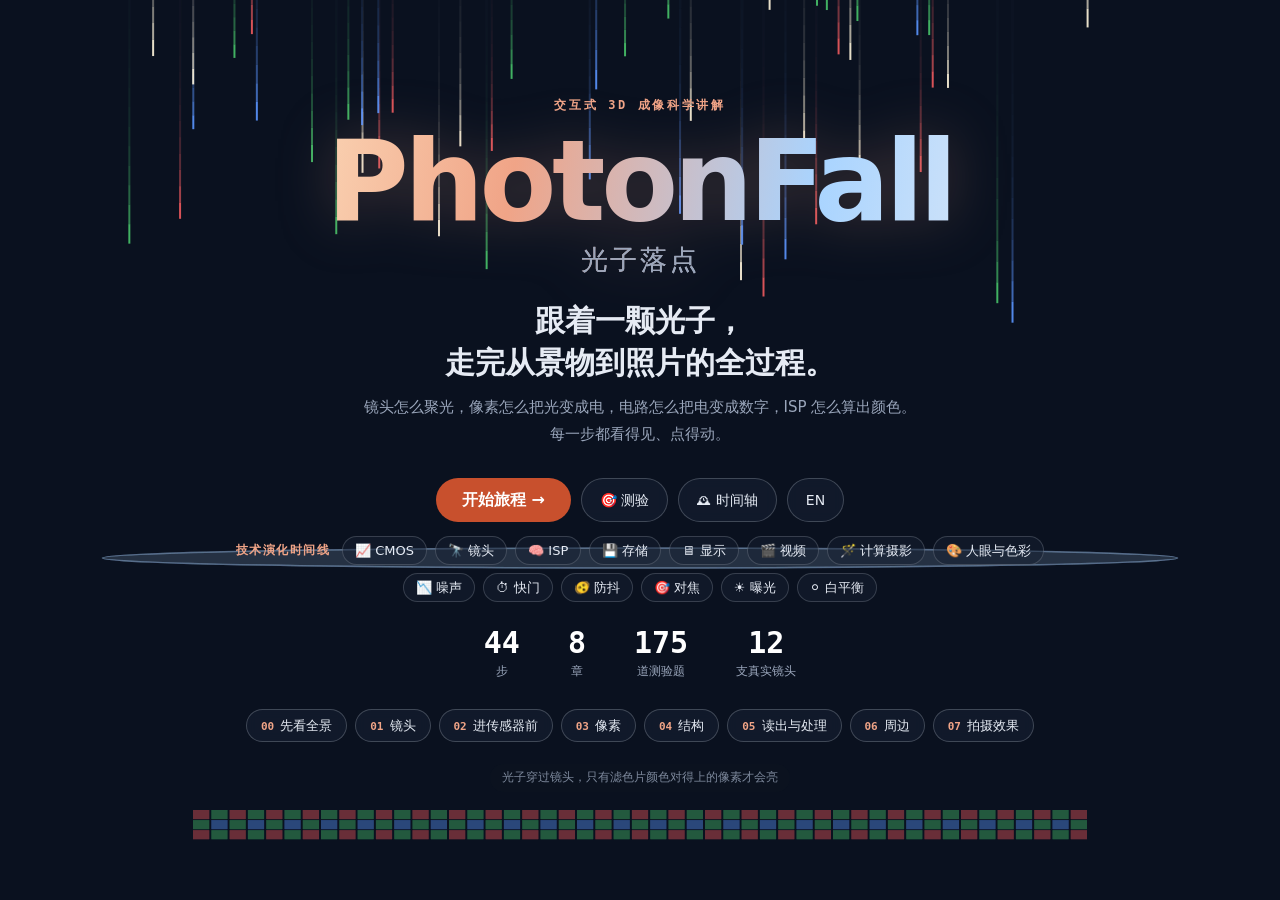
<file: index.html>
<!doctype html>
<html lang="zh-CN">
<head>
<meta charset="utf-8">
<meta name="viewport" content="width=device-width, initial-scale=1, viewport-fit=cover">
<title>PhotonFall · 光子落点</title>
<meta name="description" content="跟着一颗光子走完相机成像的全过程：44 步可交互的 3D 讲解，从景物到镜头、传感器、电路、ISP、到最后一张照片；另有 14 条技术首发时间线和每项技术的发展史、175 道测验题。中英双语。">
<meta name="keywords" content="CMOS 图像传感器, 相机成像, LOFIC, PQ HLG HDR, JPEG XL, 色彩科学, MTF, PSF, ISP, 光学">
<meta name="author" content="SerendipityMatthew">
<link rel="canonical" href="https://photonfall.pages.dev/">
<meta property="og:type" content="website">
<meta property="og:title" content="PhotonFall · 光子落点">
<meta property="og:description" content="44 步可交互的数字成像科学 3D 讲解，14 条技术时间线和发展史。从光子到照片，每一步看得见、点得动。">
<meta property="og:url" content="https://photonfall.pages.dev/">
<meta property="og:site_name" content="PhotonFall">
<meta property="og:locale" content="zh_CN">
<meta property="og:image" content="https://photonfall.pages.dev/og.png">
<meta property="og:image:width" content="1200">
<meta property="og:image:height" content="630">
<meta property="og:image:alt" content="PhotonFall · 光子落点 — 从光子到照片，44 步可交互 3D 讲解">
<meta name="twitter:card" content="summary_large_image">
<meta name="twitter:title" content="PhotonFall · 光子落点">
<meta name="twitter:description" content="44 步可交互的数字成像科学 3D 讲解，14 条技术时间线和发展史。从光子到照片，每一步看得见、点得动。">
<meta name="twitter:image" content="https://photonfall.pages.dev/og.png">
<script type="application/ld+json">
{"@context":"https://schema.org","@type":"LearningResource","name":"PhotonFall · 光子落点","description":"44 步可交互的数字成像科学 3D 讲解，从景物到镜头、传感器、ISP 和最后一张照片。","inLanguage":"zh-CN","author":{"@type":"Person","name":"SerendipityMatthew"},"url":"https://photonfall.pages.dev/","learningResourceType":"InteractiveResource","audience":{"@type":"EducationalAudience","educationalRole":"学生、工程师、摄影爱好者"},"about":["CMOS image sensor","camera imaging","computational photography","color science","image signal processing","HDR","image codecs"]}
</script>
<link rel="stylesheet" href="css/style.css">
</head>
<body>
<section id="landing" aria-label="PhotonFall" hidden><canvas id="lpc" aria-hidden="true"></canvas><div id="lpbody"></div></section>
<script src="js/landing-early.js"></script>
<div id="prog" role="progressbar" aria-valuemin="0" aria-valuemax="100"></div>
<main id="view"></main>
<nav id="pager" data-i18n-aria="pagerNav" aria-label="步骤导航"></nav>
<aside id="sidetree" data-i18n-aria="sidetreeNav" aria-label="课程目录"></aside>
<header id="topbar">
  <button type="button" id="homebtn" data-i18n-aria="home" aria-label="首页"><span aria-hidden="true">⌂</span></button>
  <button type="button" id="tocbtn" data-i18n-aria="menu" aria-label="目录"><span aria-hidden="true">☰</span><span class="bt" data-i18n="menu"> 目录</span></button>
  <button type="button" id="loc" data-i18n-aria="menu" aria-label="目录"></button>
  <button type="button" id="tlbtn" data-i18n-aria="timeline" aria-label="时间轴"><span aria-hidden="true">🕰</span><span class="bt" data-i18n="timeline"> 时间轴</span></button>
  <button type="button" id="lblbtn" aria-pressed="true" data-i18n="labels">标注</button>
  <button type="button" id="quizbtn" data-i18n="quizBtn" data-i18n-aria="quizBtnAria" aria-label="测验">🎯 测验</button>
  <button type="button" id="langbtn" data-i18n="langSwitch" data-i18n-aria="langSwitchAria" aria-label="切换语言：English">EN</button>
  <button type="button" id="helpbtn" data-i18n-aria="help" aria-label="操作提示">?</button>
</header>
<section id="quizview" hidden></section>
<section id="card" aria-labelledby="title">
  <button type="button" id="grip" data-i18n-aria="cardGrip" aria-label="调整讲解栏高度"></button>
  <button type="button" id="cardfold" aria-expanded="true" data-i18n="collapse">收起</button>
  <h2 id="title" tabindex="-1"></h2>
  <div id="lead"></div>
  <div id="keyidea" class="key-box" hidden></div>
  <div id="cardctl"></div>
  <div id="cardfig" role="button" tabindex="0" data-i18n-aria="zoomSmall" aria-label="放大这张小图"></div>
  <div id="cardevo"></div>
  <div class="nav">
    <button type="button" id="detailbtn" data-i18n="detail-arrow">详细 ↗</button>
    <button type="button" id="prev" data-i18n-aria="prev" aria-label="上一步">←</button>
    <button type="button" id="next"><span data-i18n="next">下一步：</span><span id="nextt"></span> →</button>
  </div>
</section>
<aside id="drawer" role="dialog" aria-modal="false" aria-labelledby="drawert" hidden>
  <div class="drawer-head"><h2 id="drawert" tabindex="-1" data-i18n="drawerTitle">详细</h2><button type="button" id="drawerclose" data-i18n-aria="close" aria-label="关闭">×</button></div>
  <div class="drawer-tabs" role="tablist">
    <button type="button" id="tabbtdeep" role="tab" data-tab="deep" aria-controls="tabdeep" data-i18n="tabDeep">深入</button>
    <button type="button" id="tabbtevo" role="tab" data-tab="evo" aria-controls="tabevo" data-i18n="tabEvo">来龙去脉</button>
    <button type="button" id="tabbtcomp" role="tab" data-tab="comp" aria-controls="tabcomp" data-i18n="tabComp">元器件</button>
  </div>
  <div id="tabdeep" role="tabpanel" aria-labelledby="tabbtdeep">
    <div id="drawerfigs"></div>
    <div id="cal" hidden></div>
    <div id="limits" class="limits-box" hidden></div>
    <h3 id="advh" hidden data-i18n="hAdv">进阶</h3>
    <div id="adv"></div>
    <h3 id="hardh" data-i18n="hHard">硬核</h3>
    <div id="hard"></div>
    <h3 id="refsh" hidden data-i18n="hRefs">来源</h3>
    <ul id="refs"></ul>
    <h3 id="relh" hidden data-i18n="hRel">相关知识点</h3>
    <div id="rel"></div>
  </div>
  <div id="tabevo" role="tabpanel" aria-labelledby="tabbtevo" hidden><div id="evo"></div></div>
  <div id="tabcomp" role="tabpanel" aria-labelledby="tabbtcomp" hidden><div id="compwrap" hidden><h3><span data-i18n="stepComps">本步元器件</span>（<span id="compn"></span>）</h3><dl id="complist"></dl></div></div>
</aside>
<div id="zoom" role="dialog" aria-modal="true" data-i18n-aria="zoomDialog" aria-label="放大的小图" hidden>
  <div class="zoom-box"><button type="button" id="zoomclose" data-i18n-aria="close" aria-label="关闭">×</button><div id="zoombody"></div><p id="zoomcap"></p></div>
</div>
<div id="onboard" role="dialog" aria-modal="true" aria-labelledby="onboard-t" hidden>
  <p id="onboard-t"></p>
  <div class="onboard-foot">
    <span class="onboard-dots" aria-hidden="true">
      <span class="onboard-dot"></span>
      <span class="onboard-dot"></span>
      <span class="onboard-dot"></span>
    </span>
    <button type="button" id="onboard-btn" data-i18n="nextSlide">下一张</button>
  </div>
</div>
<div id="toc" role="dialog" aria-modal="true" aria-labelledby="toctitle" hidden>
  <div class="toc-box">
    <div class="toc-head"><h2 id="toctitle" data-i18n="tocTitle">目录</h2><button type="button" id="tocclose" data-i18n-aria="close" aria-label="关闭">×</button></div>
    <div id="tocbody" class="toc-body"></div>
    <div id="tocfoot" class="toc-foot"><button type="button" id="refsopenbtn" data-i18n="allRefsBtn">📚 所有参考资料</button></div>
  </div>
</div>
<div id="allrefs" role="dialog" aria-modal="true" aria-labelledby="allrefstitle" hidden>
  <div class="refs-box">
    <div class="refs-head"><h2 id="allrefstitle" data-i18n="allRefsTitle">所有参考资料</h2><button type="button" id="allrefsclose" data-i18n-aria="close" aria-label="关闭">×</button></div>
    <div id="allrefsbody" class="refs-body"></div>
  </div>
</div>
<div id="parking" hidden>
    <div id="hudwrap" hidden><div id="hud"></div></div>
    <div id="vfwrap" hidden>
      <figure id="vffig"><canvas id="vf" width="360" height="240" aria-label="取景器实时画面：按当前镜头和光圈的公式计算"></canvas><figcaption>取景器（实时，按公式计算）</figcaption></figure>
      <figure><canvas id="photo" width="360" height="240" aria-label="拍到的照片：按下「拍照」按钮后出现"></canvas><figcaption id="exif">按「拍照」后，这里是拍到的照片</figcaption></figure>
    </div>
    <div id="fxctl" data-pn hidden></div>
    <div class="ctl" id="ctl">
      <label for="lens"><span data-i18n="lensPick">镜头</span><select id="lens"></select></label>
      <label for="zo">变焦（焦距）<output id="zoo"></output><input id="zo" type="range" min="50" max="150" step="1" value="85"></label>
      <label for="fo">对焦距离 <output id="foo"></output><input id="fo" type="range" min="0" max="1" step="0.001" value="0.5"></label>
      <div class="row"><button data-s="1.2">对到前景</button><button data-s="3">对到主体</button><button data-s="8">对到背景灯</button></div>
      <label for="ap">光圈 <output id="apo"></output><input id="ap" type="range" min="3" max="10" step="1" value="3"></label>
      <label for="sh">快门 <output id="sho"></output><input id="sh" type="range" min="0" max="6" step="1" value="3"></label>
      <label for="iso">ISO <output id="isoo"></output><input id="iso" type="range" min="0" max="7" step="1" value="0"></label>
      <div class="row"><button id="shoot">拍照</button></div>
    </div>
    <div id="txwrap" hidden><canvas id="pot" width="340" height="150" aria-label="4T 像素电势图：读出过程中的电子势阱变化"></canvas><canvas id="tm" width="340" height="150" aria-label="4T 像素时序图：复位 / 转移 / 读出的时间顺序"></canvas><div id="txs"></div></div>
    <div class="row" id="chipctl" hidden><button id="stk">把电路叠到像素下面（堆栈式）</button></div>
    <div id="dnwrap" hidden><div class="f" style="margin-bottom:6px">本轮读出的 RAW 值（10 bit，0–1023）</div><div id="dn"></div></div>
    <div id="isp" hidden>
      <figure><canvas id="i0" width="96" height="64" aria-label="ISP ① RAW 灰度图（黑电平 64）"></canvas><figcaption>① RAW（灰度，黑电平 64）</figcaption></figure>
      <figure><canvas id="i1" width="96" height="64" aria-label="ISP ② 扣黑电平后"></canvas><figcaption>② 扣黑电平</figcaption></figure>
      <figure><canvas id="i2" width="96" height="64" aria-label="ISP ③ 暗角校正后"></canvas><figcaption>③ 暗角校正</figcaption></figure>
      <figure><canvas id="i3" width="96" height="64" aria-label="ISP ④ 去马赛克（线性）后"></canvas><figcaption>④ 去马赛克（线性）</figcaption></figure>
      <figure><canvas id="i4" width="96" height="64" aria-label="ISP ⑤ 白平衡后"></canvas><figcaption>⑤ 白平衡</figcaption></figure>
      <figure><canvas id="i5" width="96" height="64" aria-label="ISP ⑥ 色彩矩阵后"></canvas><figcaption>⑥ 色彩矩阵</figcaption></figure>
      <figure><canvas id="i6" width="96" height="64" aria-label="ISP ⑦ 伽马与色调后"></canvas><figcaption>⑦ 伽马与色调</figcaption></figure>
      <figure><canvas id="i7" width="96" height="64" aria-label="ISP ⑧ 降噪后"></canvas><figcaption>⑧ 降噪</figcaption></figure>
      <figure id="i8fig"><canvas id="i8" width="96" height="64" aria-label="ISP ⑨ 锐化后"></canvas><figcaption>⑨ 锐化</figcaption></figure>
    </div>
    <div id="airywrap" data-pn hidden><canvas id="airy" data-raw class="pc" width="320" height="170" aria-label="衍射艾里斑：当前光圈下的点扩散光斑形态"></canvas><div class="cap">衍射：一个点经过当前光圈后，在传感器上实际成的光斑</div></div>
    <div id="mtfwrap" data-pn hidden><canvas id="mtf" class="pc" width="320" height="170" aria-label="MTF 曲线：衍射（蓝）与像素采样（紫）合成的锐度响应（绿）"></canvas><div class="cap">MTF：衍射（蓝）× 像素采样（紫）= 实际能达到的锐度（绿）。拖「光圈」看三条曲线怎么变。</div></div>
    <div id="abwrap" data-pn hidden><label class="chk"><input type="checkbox" id="abon" checked> 显示未校正的像差（夸张）</label></div>
    <div id="moire" data-pn hidden><div class="two"><figure><canvas id="mo1" data-raw class="pc px" width="120" height="80" aria-label="摩尔纹示意（无光学低通滤镜）"></canvas><figcaption>无低通滤镜：细纹变成假的粗纹和彩色</figcaption></figure><figure><canvas id="mo2" data-raw class="pc px" width="120" height="80" aria-label="摩尔纹示意（有光学低通滤镜）"></canvas><figcaption>有低通滤镜：太细的纹被抹成灰色</figcaption></figure></div><div class="cap">同一张由内向外越来越细的同心圆纹，经拜耳采样和去马赛克后的结果，按真实算法计算</div></div>
    <div id="pdafctl" data-pn hidden><label class="chkl" for="pdd" style="display:grid;grid-template-columns:1fr auto;font-size:13px;color:var(--dim)">离焦程度 <output id="pddo" style="font-family:var(--mono);color:var(--fg)"></output><input id="pdd" type="range" min="-1" max="1" step="0.01" value="0.5" style="grid-column:1/-1;width:100%;accent-color:var(--light)"></label></div>
    <div id="motorwrap" data-pn hidden><div class="cap" data-i18n="motorHint">点上面「对到前景 / 主体 / 背景灯」或拖「对焦距离」，看马达怎么把对焦组推过去；默认是当前镜头用的马达。</div><div class="row" id="motbtns"><button type="button" data-mt="XD" data-i18n="motXD">XD 线性</button><button type="button" data-mt="DLM" data-i18n="motDLM">双线性</button><button type="button" data-mt="DDSSM" data-i18n="motDDSSM">DDSSM 超声</button><button type="button" id="motauto" aria-pressed="false" data-i18n="motAuto">自动来回</button></div><div class="cap" id="motnote"></div><canvas id="motc" class="pc" width="330" height="236" data-i18n-aria="motAria" aria-label="对焦马达模拟：马达结构剖面和对焦组位置随时间变化"></canvas></div>
    <div id="spadwrap" data-pn hidden><div class="cap" data-i18n="spadHint">SPAD 像素放慢 2.5 百万倍：绿点是被计到的光子，空心是死时间里丢掉的。把光调强，看计数怎么饱和。</div><div class="ctl" style="border:0;padding:0"><label for="spadr"><span data-i18n="spadRate">入射光子</span> <output id="spadro"></output><input id="spadr" type="range" min="6" max="9.6" step="0.1" value="7"></label></div><canvas id="spadc" class="pc" width="330" height="230" data-i18n-aria="spadAria" aria-label="SPAD 模拟：光子到达、节点电压、死时间，以及计数率随入射率饱和的曲线"></canvas></div>
    <div id="cmostl" data-pn hidden></div>
    <div id="lenstl" data-pn hidden></div>
    <div id="isptl" data-pn hidden></div>
    <div id="stortl" data-pn hidden></div>
    <div id="disptl" data-pn hidden></div>
    <div id="vidtl" data-pn hidden></div>
    <div id="comptl" data-pn hidden></div>
    <div id="colortl" data-pn hidden></div>
    <div id="noisetl" data-pn hidden></div>
    <div id="shuttertl" data-pn hidden></div>
    <div id="istl" data-pn hidden></div>
    <div id="aftl" data-pn hidden></div>
    <div id="aetl" data-pn hidden></div>
    <div id="wbtl" data-pn hidden></div>
    <div id="pdafwrap" data-pn hidden><canvas id="pdc" class="pc" width="330" height="150" aria-label="相位对焦像素读数：左 PD 与右 PD 的亮度分布"></canvas><div class="cap">一排对焦像素对着一根亮条：左 PD 和右 PD 各自读出的亮度</div></div>
    <div id="ibctl" data-pn hidden><div class="row"><button id="ibon">防抖：关</button></div></div>
    <div id="ibwrap" data-pn hidden><canvas id="ibc" class="pc" width="330" height="150" aria-label="防抖轨迹：最近 1.5 秒点光源在传感器上划过的位移"></canvas><div class="cap">最近 1.5 秒里，点光源的像在传感器上划过的轨迹</div></div>
    <div id="specwrap" data-pn hidden><canvas id="spec" class="pc" width="330" height="190" aria-label="CFA 滤色片光谱响应曲线（示意）"></canvas><div class="cap">示意形状，各家滤色片的实际曲线不同</div></div>
    <div id="mlsctl" data-pn hidden><div class="row"><button id="mlsbtn"></button></div></div>
    <div id="crawrap" data-pn hidden><canvas id="cra" class="pc" width="330" height="170" aria-label="微透镜偏移量 vs CRA（主光线角）关系曲线"></canvas><div class="cap">微透镜偏移量 vs CRA（主光线角）。假设微透镜到 PD 高度 h=1.5 µm。像素越小，相同 CRA 下相对偏移越大。</div></div>
    <div id="quadctl" data-pn hidden><div class="row"><button data-q="raw" aria-pressed="true">四合一排列</button><button data-q="bin">合并（暗光）</button><button data-q="remo">重排成拜耳（亮光）</button></div><div class="cap">每格平均 9 个电子：单格散粒噪声 3，信噪比 3。四格合并：信号 36，噪声 6，信噪比 6。</div></div>
    <div id="codecctl" data-pn hidden><div class="ctl" style="border:0;padding:0"><label for="cq">JPEG 质量 <output id="cqo"></output><input id="cq" type="range" min="5" max="100" step="5" value="75"></label><label>压缩后大小 <output id="csizeo"></output></label><div class="row" style="margin-top:4px"><button type="button" data-chroma="444" aria-pressed="false">4:4:4</button><button type="button" data-chroma="422" aria-pressed="false">4:2:2</button><button type="button" data-chroma="420" aria-pressed="true">4:2:0</button></div></div></div>
    <div id="codecwrap" data-pn hidden><canvas id="codecSrc" class="pc" width="256" height="170" aria-label="JPEG 压缩前的原始位图"></canvas><canvas id="codecDst" class="pc" width="256" height="170" aria-label="JPEG 压缩再解码后的图"></canvas><div class="cap">左原图（未压缩 BMP），右 JPEG 压缩后再解码。拖 "JPEG 质量" 看块效应、振铃、色彩退化。</div></div>
    <div id="loficctl" data-pn hidden><div class="ctl" style="border:0;padding:0"><label for="lofp">PD 满阱 <output id="lofpo"></output><input id="lofp" type="range" min="2" max="30" step="1" value="5"></label><label for="lofk">LOFIC 电容/FD 比 <output id="lofko"></output><input id="lofk" type="range" min="5" max="100" step="5" value="40"></label><label for="lofn">读噪 <output id="lofno"></output><input id="lofn" type="range" min="0.5" max="5" step="0.1" value="2"></label></div></div>
    <div id="loficwrap" data-pn hidden><canvas id="lofsig" class="pc" width="330" height="220" aria-label="LOFIC 电子容量：无 LOFIC（红）vs 有 LOFIC（绿）的记录范围"></canvas><div class="cap">同一场景亮度下记录到的电子数。无 LOFIC（红）在 PD 满阱处封顶；LOFIC（绿）接住溢出的电子，继续往上记。</div></div>
    <div id="snrctl" data-pn hidden><div class="ctl" style="border:0;padding:0"><label for="np">像素边长 <output id="npo"></output><input id="np" type="range" min="0.8" max="6" step="0.1" value="3.8"></label><label for="nr">读出噪声 <output id="nro"></output><input id="nr" type="range" min="0.5" max="10" step="0.1" value="2"></label><label for="nd">暗电流累积电子数 N（σ²=N） <output id="ndo"></output><input id="nd" type="range" min="0" max="200" step="1" value="5"></label><label class="chk" style="display:inline-flex;align-items:center;gap:6px;margin-right:12px"><input type="checkbox" id="nprnu"> PRNU 1%</label><label style="display:inline-flex;align-items:center;gap:6px">ADC 位深 <select id="nbits" style="font-size:13px"><option value="8">8</option><option value="10">10</option><option value="12">12</option><option value="14" selected>14</option></select></label></div></div>
    <div id="snrwrap" data-pn hidden><canvas id="snr" class="pc" width="330" height="200" aria-label="SNR 信噪比随光强变化曲线"></canvas><canvas id="nbreak" class="pc" width="330" height="160" aria-label="噪声分量分解：读噪 / 散粒 / 固定模式各自贡献"></canvas><canvas id="npatch" data-raw class="pc" width="330" height="70" aria-label="暗 / 中 / 亮三档样片的噪声样貌"></canvas><div class="cap">三张图：SNR 曲线、噪声分量（谁在压制？）、以及暗 · 中 · 亮三块样片。拖三个滑块实时更新。</div></div>
    <div id="ispctl" data-pn hidden><div class="row"><button type="button" data-nr="bayer" aria-pressed="false">NR: Bayer 域</button><button type="button" data-nr="linear" aria-pressed="false">NR: 线性 RGB</button><button type="button" data-nr="gamma" aria-pressed="true">NR: gamma 后（默认）</button></div></div>
    <div id="archmatrix" data-pn hidden>
      <table class="cmp iqt" style="margin:0;font-size:12px"><tr><th></th><th>Monolithic 单层</th><th>Stacked 堆栈</th></tr>
      <tr><td><b>FSI 正面</b></td><td>早期 CMOS<br>2000s</td><td>少见（部分车载 / 工业）</td></tr>
      <tr><td><b>BSI 背面</b></td><td>Exmor R 2008<br>→ 2012 主流</td><td class="good">Exmor RS 2012<br>→ 现今旗舰</td></tr></table>
      <div class="cap">像素结构两条正交维度：受光面 (行) × 晶圆集成 (列)。3D 场景按常见教学序列线性展示，这张表把四种组合一次看全。</div>
    </div>
    <div id="adcwrap" data-pn hidden><canvas id="adcc" class="pc" width="330" height="210" aria-label="单斜率 ADC 时序：斜坡电压与像素输出的比较"></canvas></div>
    <div id="shutwrap" data-pn hidden><canvas id="shc" class="pc" width="330" height="180" aria-label="卷帘 vs 全局快门：读出时序和运动物体变形"></canvas></div>
    <div id="paths" data-pn hidden>
      <div class="cap" data-i18n="pathsHint">换个顺序看这些步（点开展开整条路径）：</div>
      <div class="paths-wrap">
        <div class="path"><button type="button" class="path-head" data-steps="1,2,5,9,12,15,16,22,26" aria-expanded="false" data-i18n="pathBasics">快速入门（9 步）</button><ol class="path-body" hidden></ol></div>
        <div class="path"><button type="button" class="path-head" data-steps="1,2,3,4,5,6,7,8,10" aria-expanded="false" data-i18n="pathOptics">光学工程师（9 步）</button><ol class="path-body" hidden></ol></div>
        <div class="path"><button type="button" class="path-head" data-steps="15,16,17,18,19,20,21,22,23,24" aria-expanded="false" data-i18n="pathSemi">半导体工程师（10 步）</button><ol class="path-body" hidden></ol></div>
        <div class="path"><button type="button" class="path-head" data-steps="12,14,26,28,29,30,31,32" aria-expanded="false" data-i18n="pathColor">色彩与显示（8 步）</button><ol class="path-body" hidden></ol></div>
      </div>
    </div>
    <div id="lensdb" data-pn hidden></div>
    <div id="tourpn" data-pn hidden>
      <ol id="flow" data-i18n-aria="tourFlowAria" aria-label="一张照片走过的路">
        <li data-k="light"><b data-i18n="flowLight">光</b><small data-i18n="flowLightSub">景物反光</small></li>
        <li data-k="lens"><b data-i18n="flowLens">镜头</b><small data-i18n="flowLensSub">聚成像</small></li>
        <li data-k="sensor"><b data-i18n="flowSensor">传感器</b><small data-i18n="flowSensorSub">光变成电</small></li>
        <li data-k="adc"><b data-i18n="flowAdc">电路</b><small data-i18n="flowAdcSub">电变数字</small></li>
        <li data-k="isp"><b data-i18n="flowIsp">ISP</b><small data-i18n="flowIspSub">算出颜色</small></li>
        <li data-k="photo"><b data-i18n="flowPhoto">照片</b><small data-i18n="flowPhotoSub">存成文件</small></li>
      </ol>
      <p class="cap" data-i18n="tourCap">导览跟着光走到传感器表面为止。之后的事在芯片里，看不见：电路把每格攒下的电读成数字（RAW），ISP 再把这堆数字算成一张彩色照片，存进卡里（第 5 章）。</p>
      <div class="row"><button id="tourbtn" data-i18n="tourReplay">重播</button></div>
    </div>
    <div class="row" id="coatpn" data-pn hidden><button id="coatbtn">关掉镀膜（看脏画面）</button></div>
    <div id="reflctl" data-pn hidden><label class="chkl" for="refla">入射角 <output id="reflao"></output><input id="refla" type="range" min="0" max="60" step="1" value="0"></label></div>
    <div id="reflwrap" data-pn hidden><canvas id="reflc" class="pc" width="330" height="230" aria-label="镜片镀膜反射率曲线：裸玻璃 / 单层 / 六层 / 亚波长结构（对数纵轴）"></canvas><div class="cap">每个镜片表面反射掉多少光（纵轴对数刻度）。裸玻璃、单层、六层按薄膜干涉公式计算；亚波长结构用渐变折射率层近似，是示意</div></div>
    <div id="gamutwrap" data-pn hidden>
      <div class="row">
        <button type="button" data-gamut="sRGB" aria-pressed="true">sRGB</button>
        <button type="button" data-gamut="dispP3" aria-pressed="true">Display P3</button>
        <button type="button" data-gamut="adobe" aria-pressed="false">Adobe RGB</button>
        <button type="button" data-gamut="rec2020" aria-pressed="true">Rec. 2020</button>
        <button type="button" data-gamut="prophoto" aria-pressed="false">ProPhoto</button>
      </div>
      <canvas id="gamut" class="pc" width="320" height="300" aria-label="CIE xy 色度图：sRGB / P3 / Rec.2020 色域三角形对比"></canvas>
      <div class="cap">CIE 1931 xy 色度图。马蹄形是人眼能看到的全部颜色；三角形是某色域能覆盖的子集。点标签切换显示。</div>
    </div>
    <div id="hdrwrap" data-pn hidden>
      <div class="row">
        <button type="button" data-hdr="srgb" aria-pressed="true">sRGB (SDR)</button>
        <button type="button" data-hdr="bt1886" aria-pressed="false">BT.1886</button>
        <button type="button" data-hdr="pq" aria-pressed="true">PQ (HDR10)</button>
        <button type="button" data-hdr="hlg" aria-pressed="true">HLG</button>
        <button type="button" data-hdr="linear" aria-pressed="false">Linear</button>
      </div>
      <div class="ctl" style="border:0;padding:0"><label for="hdrLw">HLG 显示峰值 Lw <output id="hdrLwo">1000 nits, γ=1.20</output><input id="hdrLw" type="range" min="100" max="4000" step="100" value="1000"></label></div>
      <canvas id="hdr" class="pc" width="320" height="260" aria-label="PQ EOTF 曲线：HDR 亮度编码与 Barten 对比度敏感阈值"></canvas>
      <div class="cap">传递曲线：数字编码 (0-1) → 屏幕亮度 (nits，对数轴)。SDR 封顶 100 nits，PQ 到 10000 nits。HLG 相对亮度，显示亮度随 Lw 和系统 γ 变化。</div>
    </div>
    <div class="row" id="shutpn" data-pn hidden><button id="shutbtn">切快门速度</button></div>
    <div class="row" id="storpn" data-pn hidden><button id="storbtn">换存储卡</button></div>
</div>
<section id="timeline" hidden aria-labelledby="tltitle">
  <header id="tlhead">
    <div id="tlbar"><button type="button" id="tltocbtn">☰ 目录</button><span id="tllabel">技术演进时间轴</span><button type="button" id="tlback"><span>回到讲解</span><small id="tlbackt"></small></button></div>
    <p class="tl-kicker">技术演进</p>
    <h2 id="tltitle">相机是怎么一步步变成今天这样的</h2>
    <p class="tl-lede">六个年代，五条线索。每一项技术都解决了一个老问题，又留下一个新问题，推着下一项出现。点卡片看来龙去脉，再一键回到讲解里看原理。</p>
  </header>
  <div id="tlaxis"></div>
  <div id="tllanes"></div>
  <p id="tlnote">各年代列宽相同，不按真实年份比例；同一格里按年份从上到下排。</p>
  <aside id="tldrawer" role="dialog" aria-modal="false" aria-labelledby="tldtitle" tabindex="-1" hidden></aside>
</section>

<script src="js/vendor/three/three.min.js"></script>
<script src="js/vendor/three/OrbitControls.js"></script>
<script src="js/vendor/three/LineSegmentsGeometry.js"></script>
<script src="js/vendor/three/LineMaterial.js"></script>
<script src="js/vendor/three/LineSegments2.js"></script>
<script src="js/physics.js"></script>
<script src="js/core.js"></script>
<script src="js/labels-i18n.js"></script>
<script src="js/route.js"></script>
<script src="js/steps.js"></script>
<script src="js/layout.js"></script>
<script src="js/evolution.js"></script>
<script src="js/lens.js"></script>
<script src="js/pixel-array.js"></script>
<script src="js/pixel-4t.js"></script>
<script src="js/lofic.js"></script>
<script src="js/structures.js"></script>
<script src="js/chip.js"></script>
<script src="js/optics-extras.js"></script>
<script src="js/motor.js"></script>
<script src="js/spad.js"></script>
<script src="js/sensor-extras.js"></script>
<script src="js/readout.js"></script>
<script src="js/isp.js"></script>
<script src="js/components.js"></script>
<script src="js/extras-chapters.js"></script>
<script src="js/effects.js"></script>
<script src="js/highlight.js"></script>
<script src="js/tour.js"></script>
<script src="js/timeline.js"></script>
<script src="js/i18n.js"></script>
<script src="js/card.js"></script>
<script src="js/landing.js"></script>
<script src="js/onboard.js"></script>
<script src="js/sheet.js"></script>
<script src="js/panel.js"></script>
<script src="js/lensdb.js"></script>
<script src="js/tl-core.js"></script>
<script src="js/cmostl.js"></script>
<script src="js/lenstl.js"></script>
<script src="js/isptl.js"></script>
<script src="js/stortl.js"></script>
<script src="js/disptl.js"></script>
<script src="js/vidtl.js"></script>
<script src="js/comptl.js"></script>
<script src="js/colortl.js"></script>
<script src="js/noisetl.js"></script>
<script src="js/shuttertl.js"></script>
<script src="js/istl.js"></script>
<script src="js/aftl.js"></script>
<script src="js/aetl.js"></script>
<script src="js/wbtl.js"></script>
<script src="js/quiz.js"></script>
<script src="js/app.js"></script>
</body>
</html>
</file>
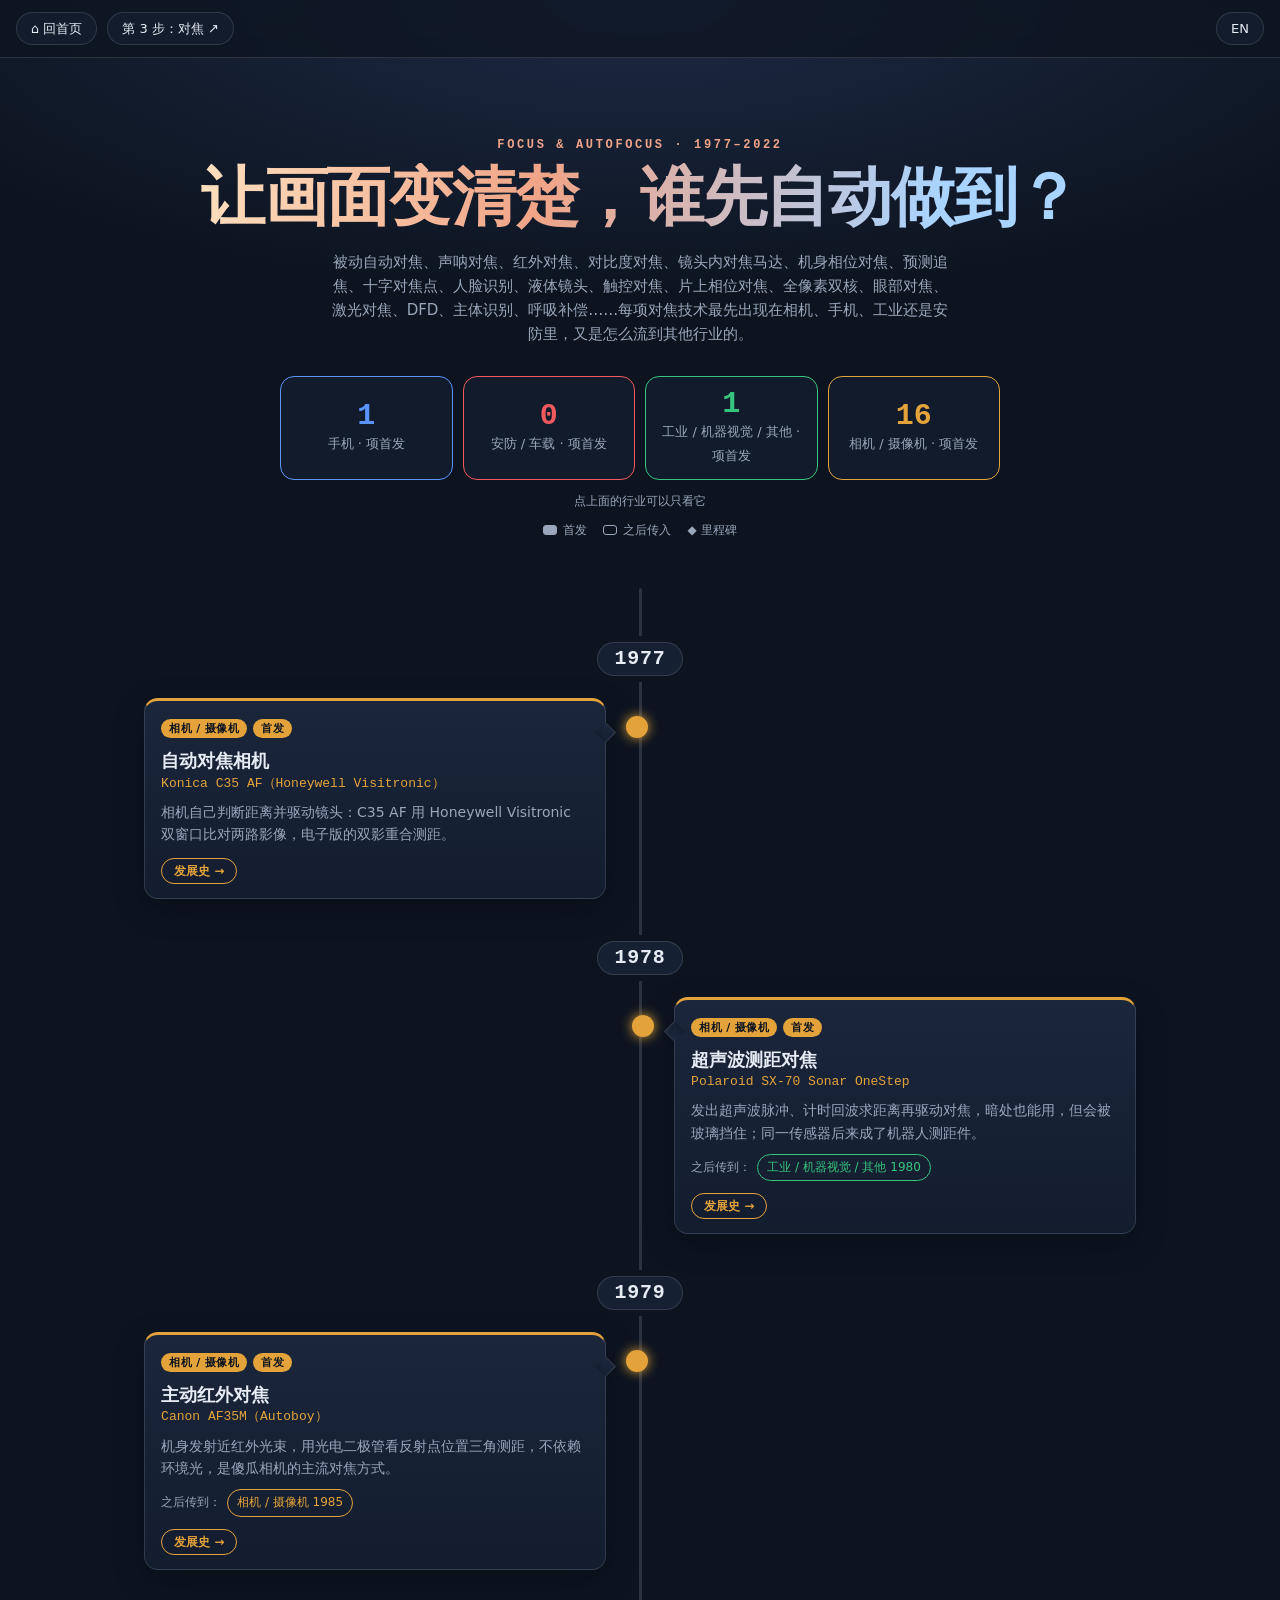
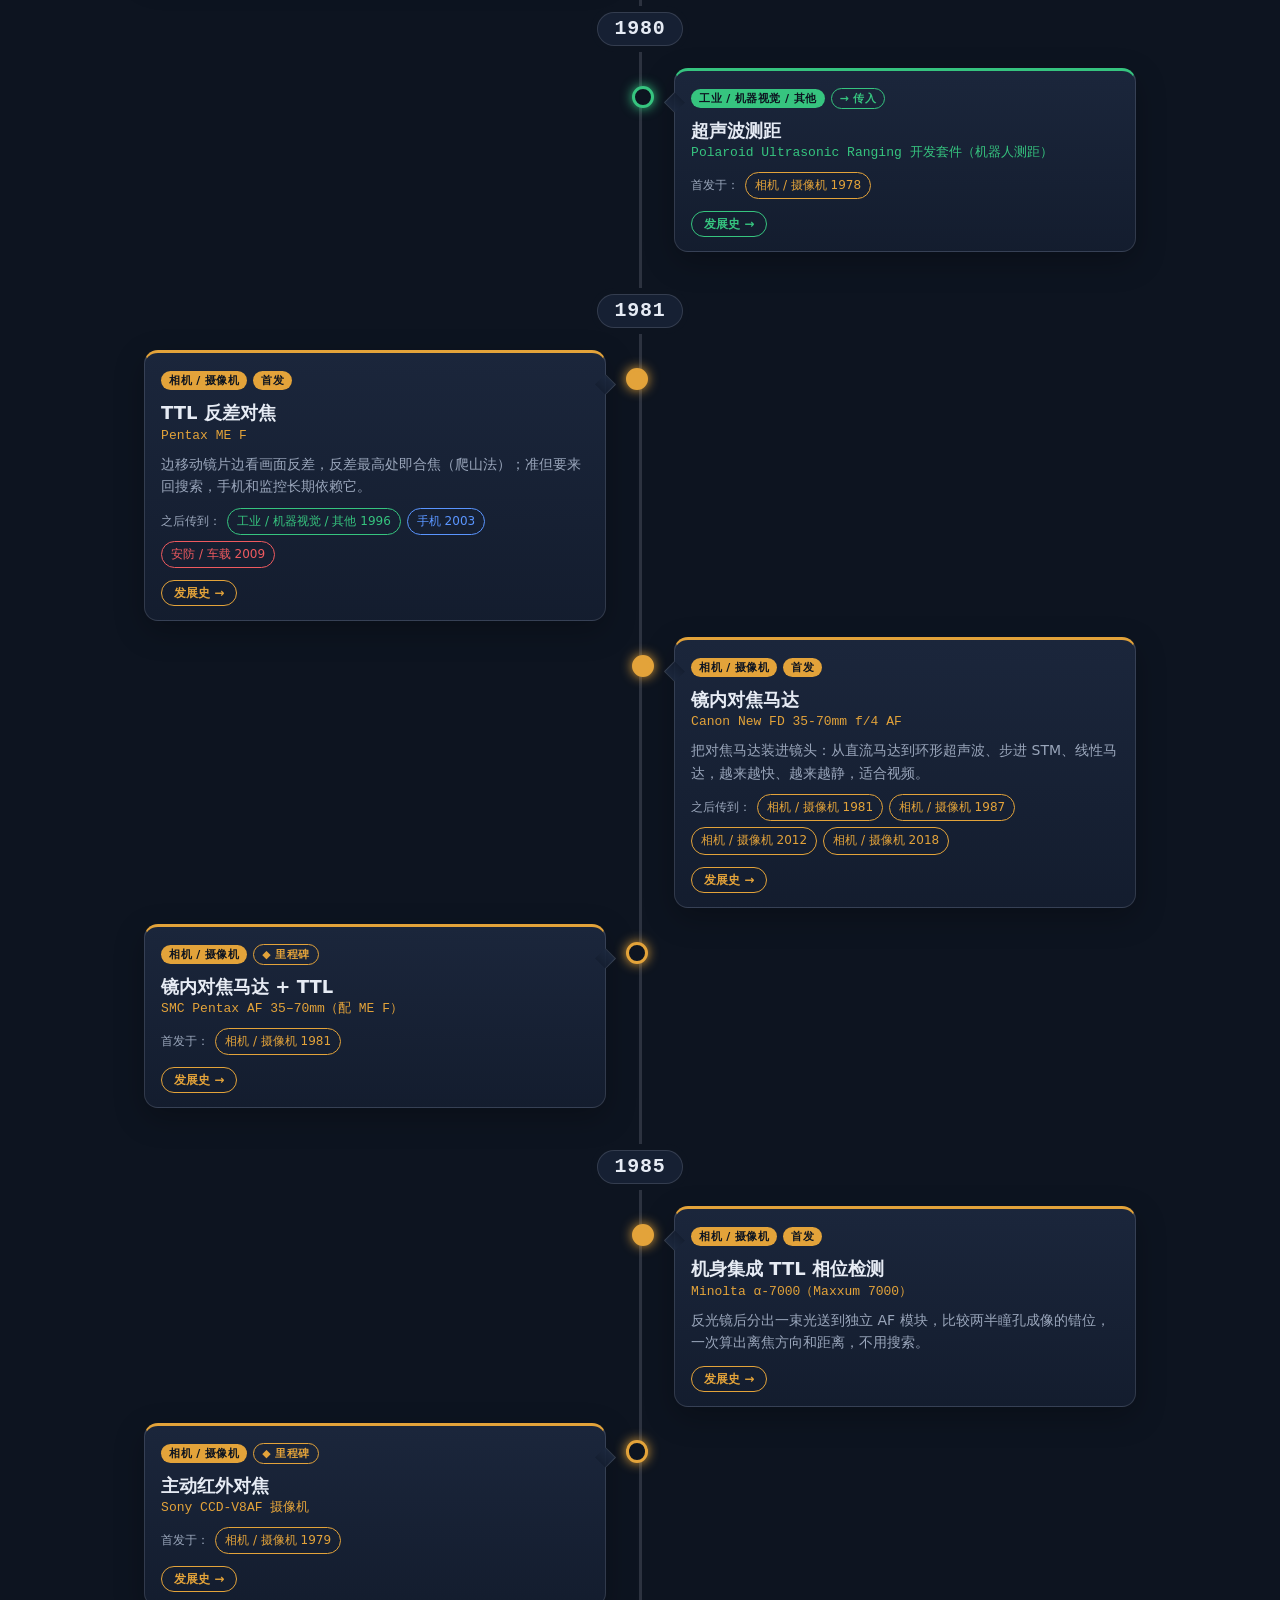
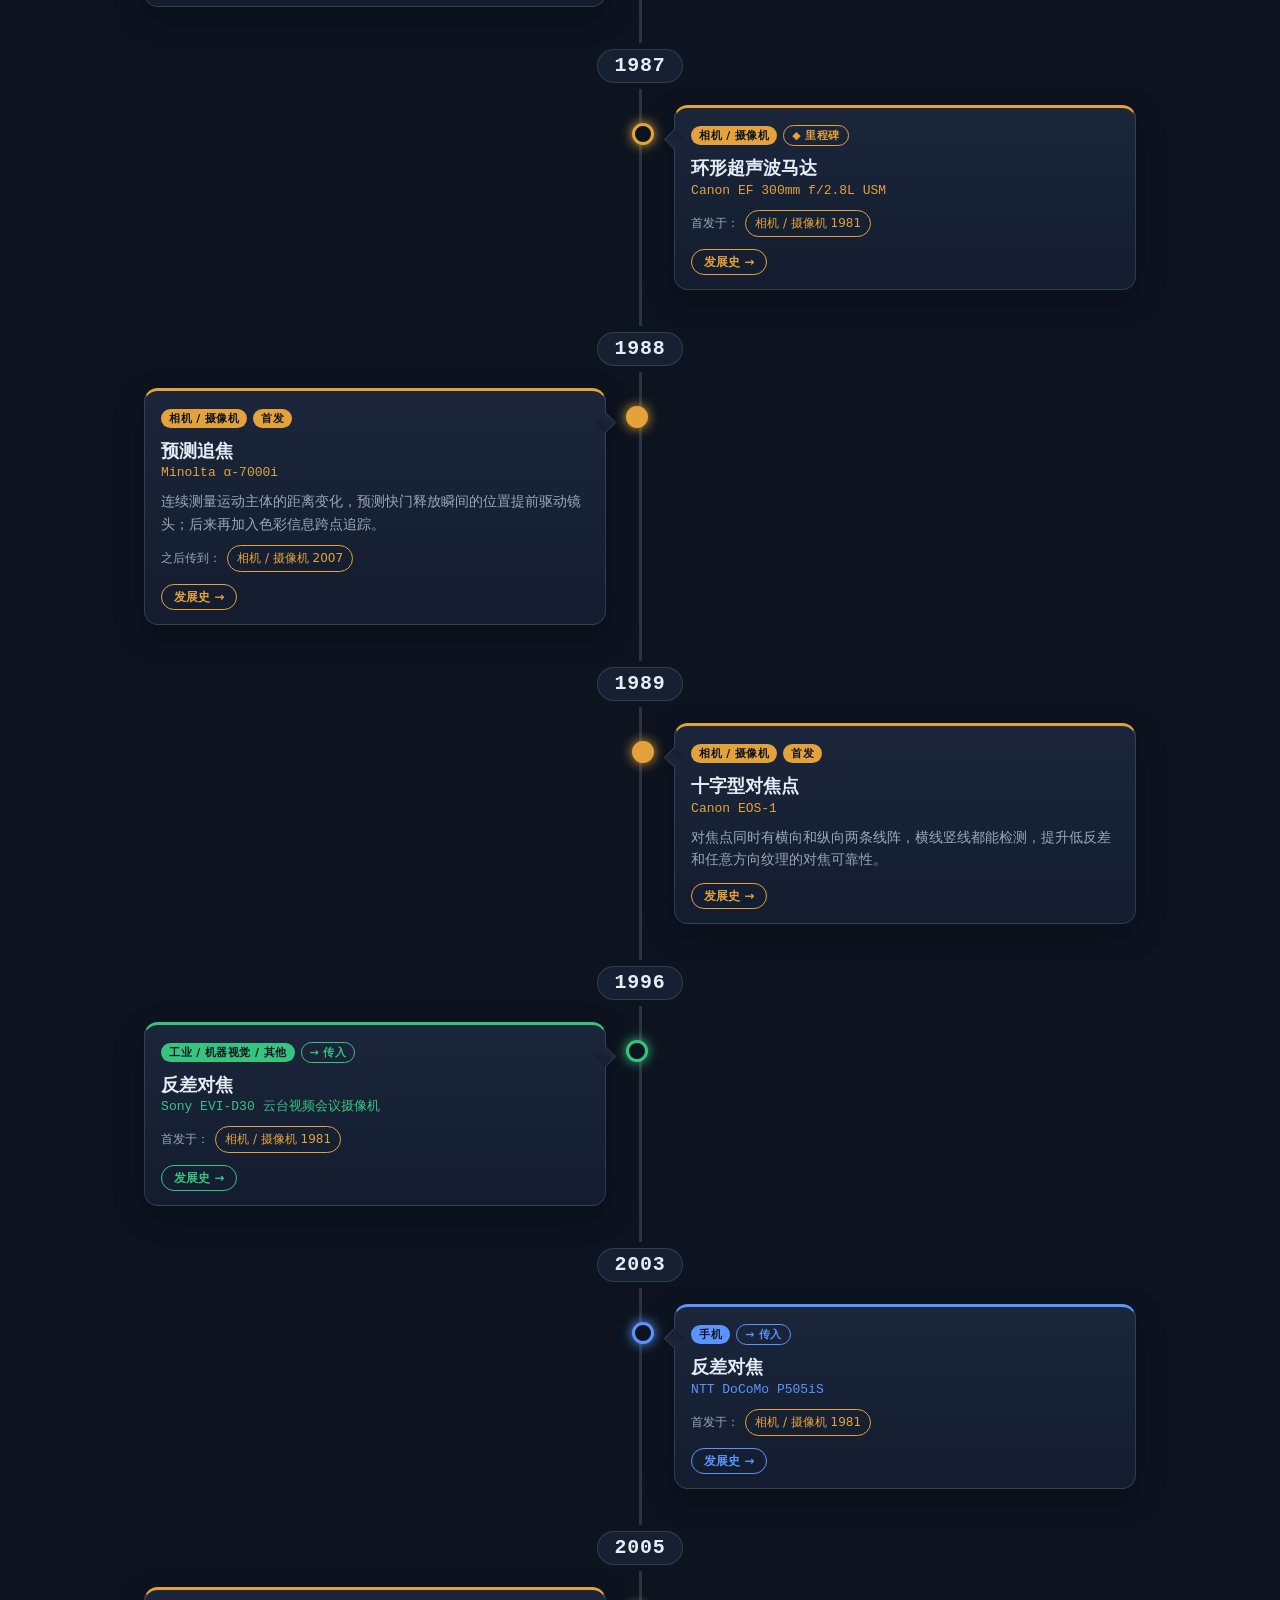
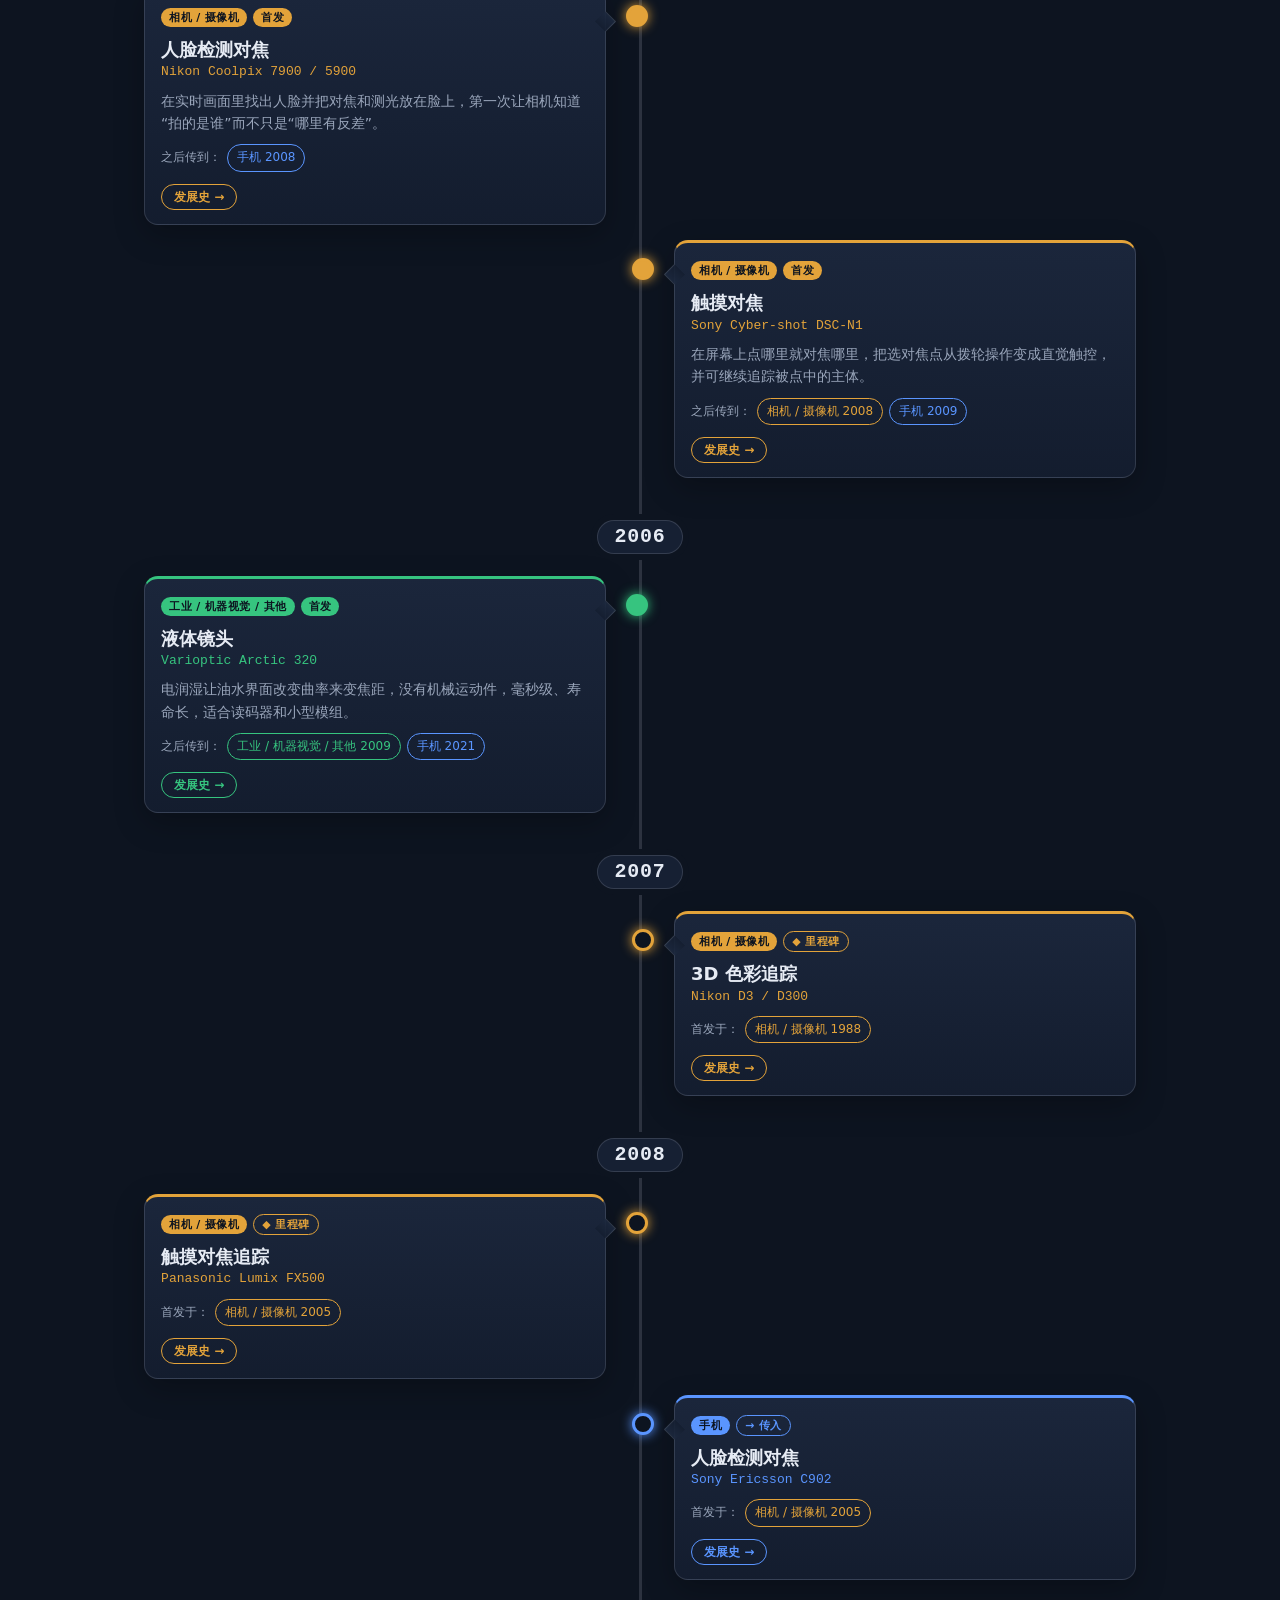
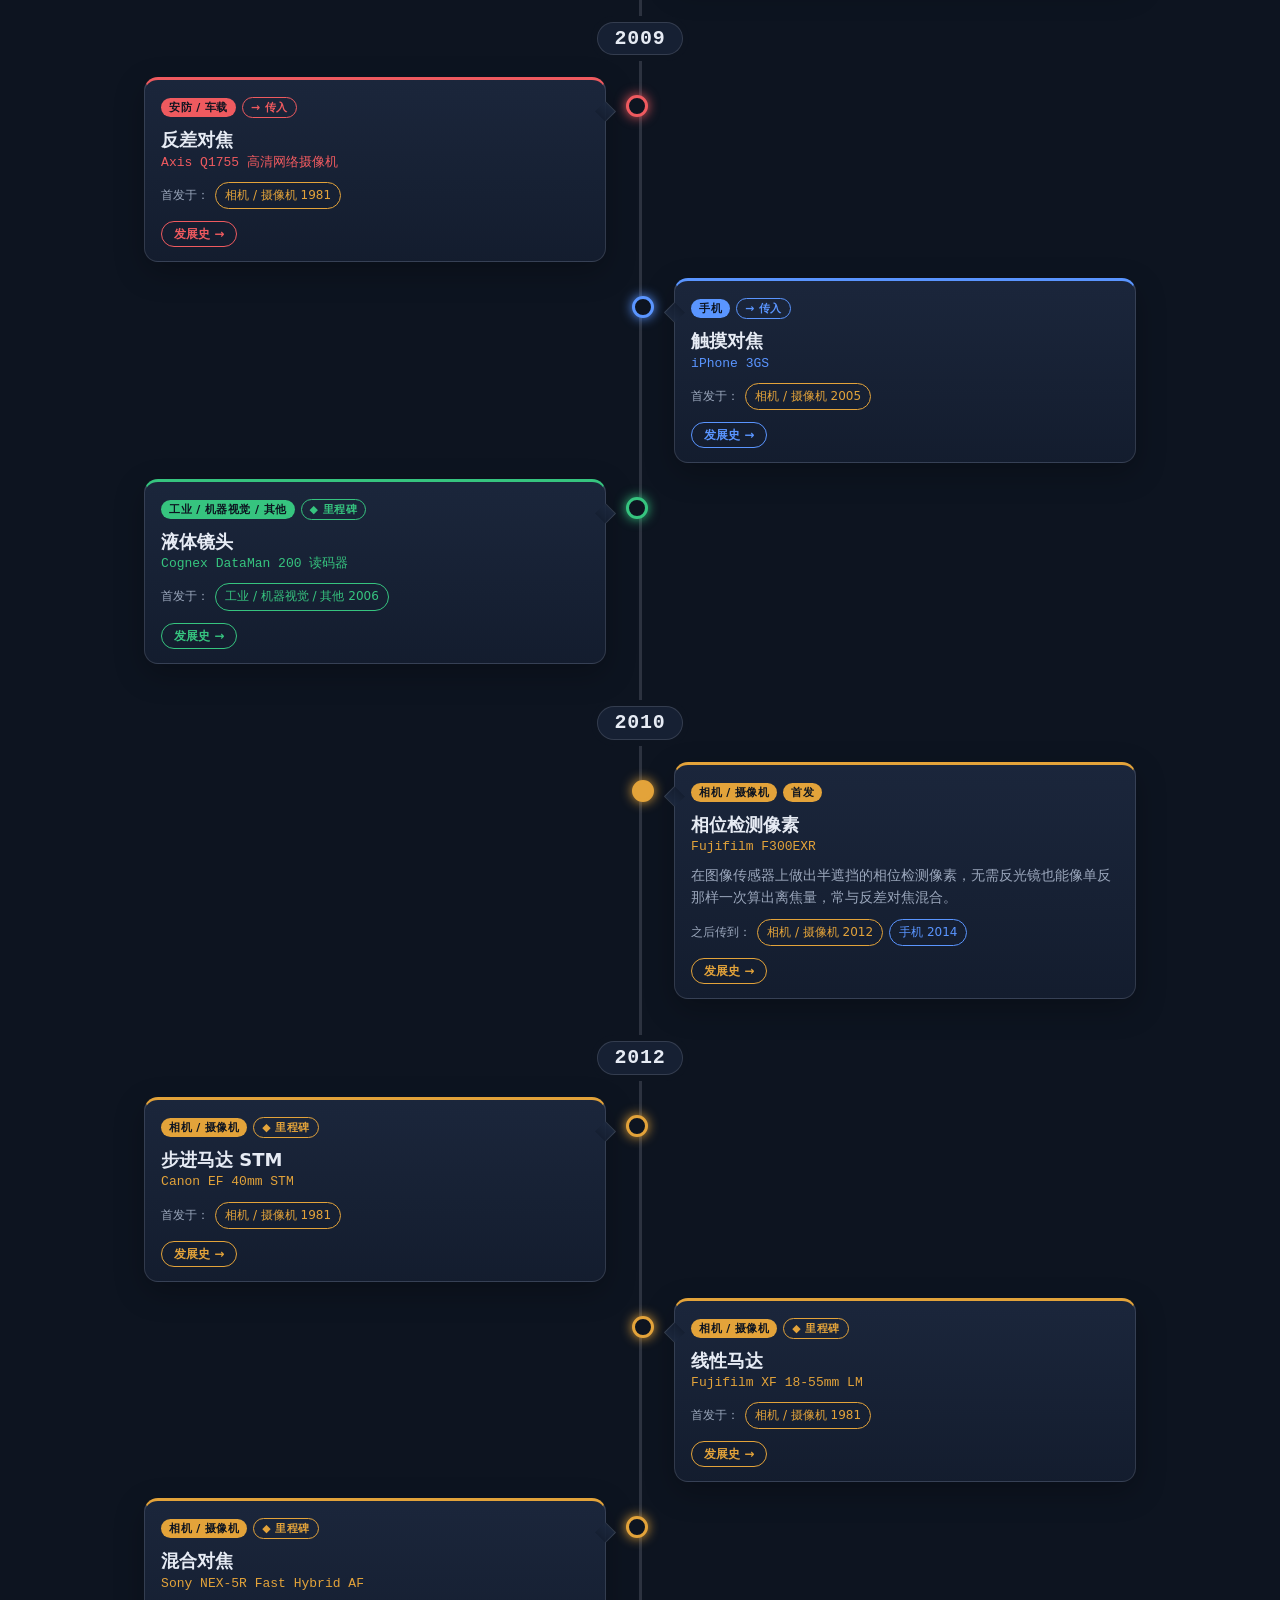
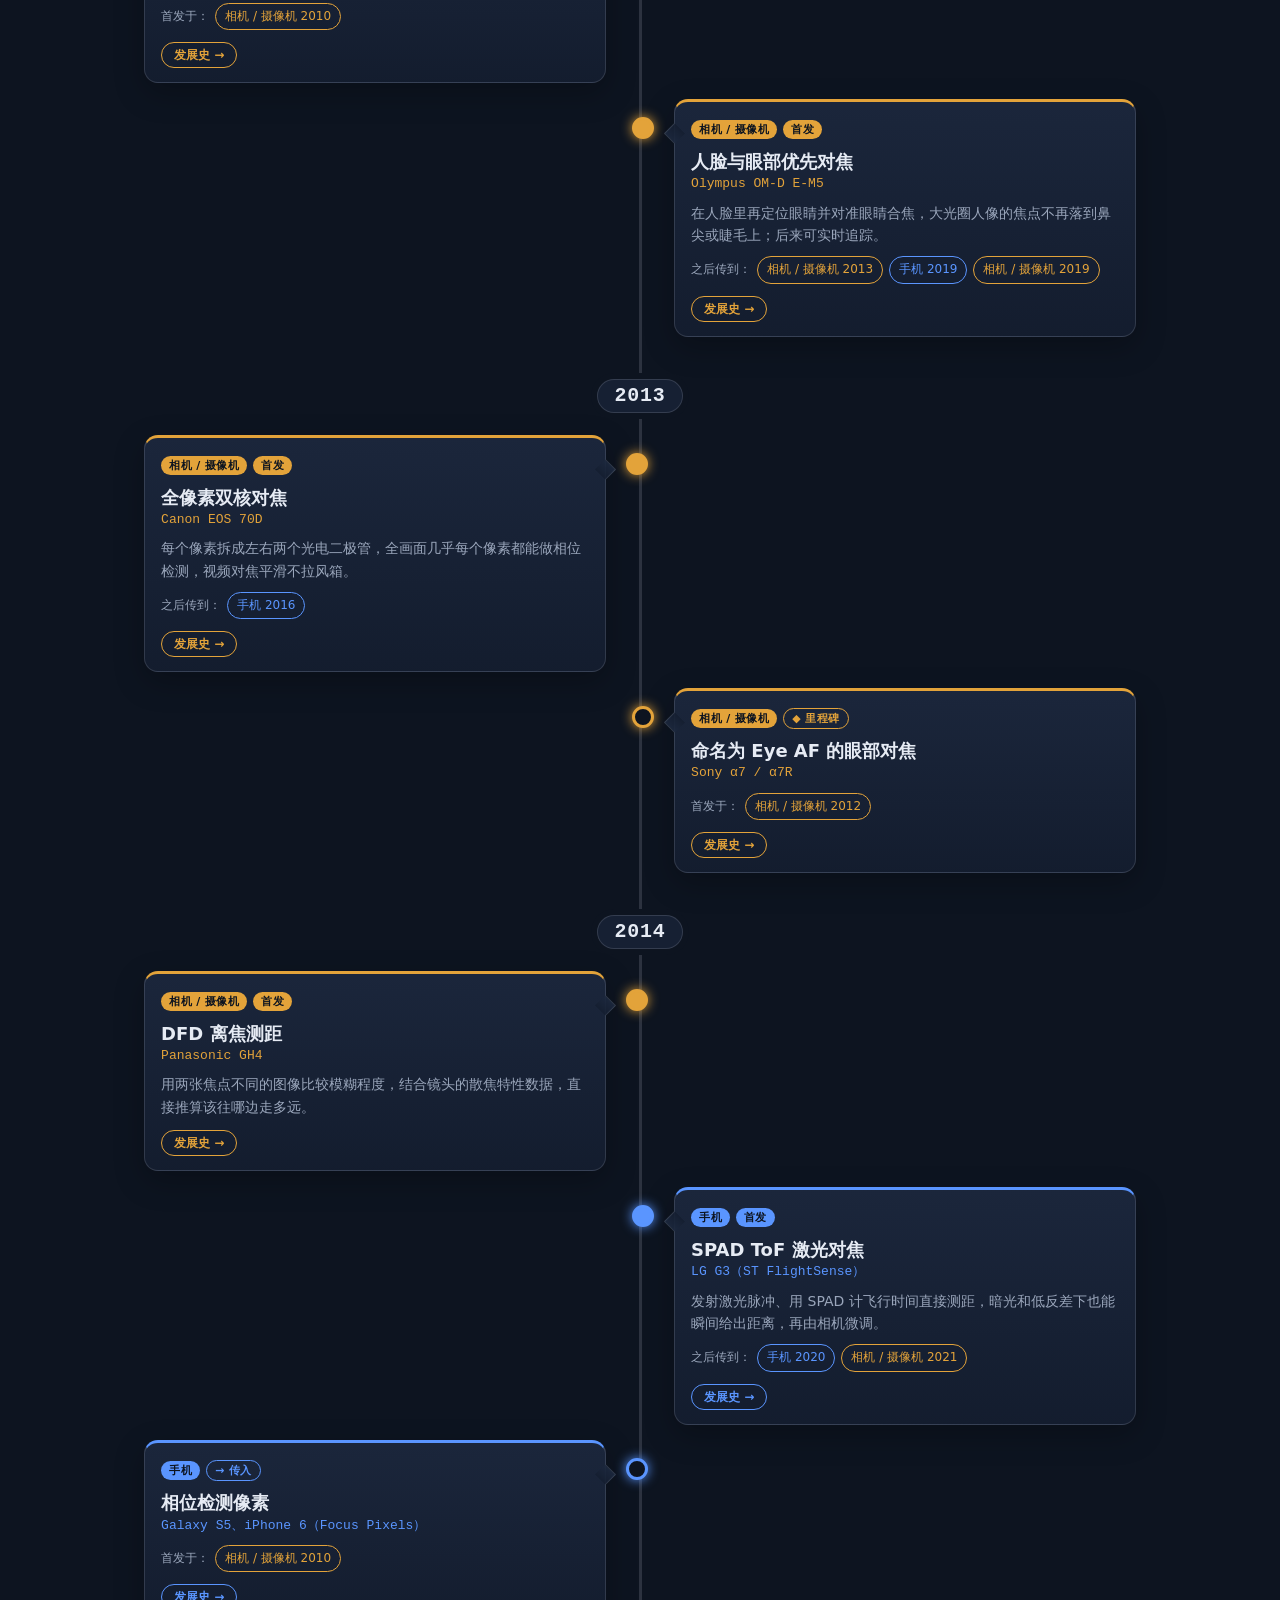
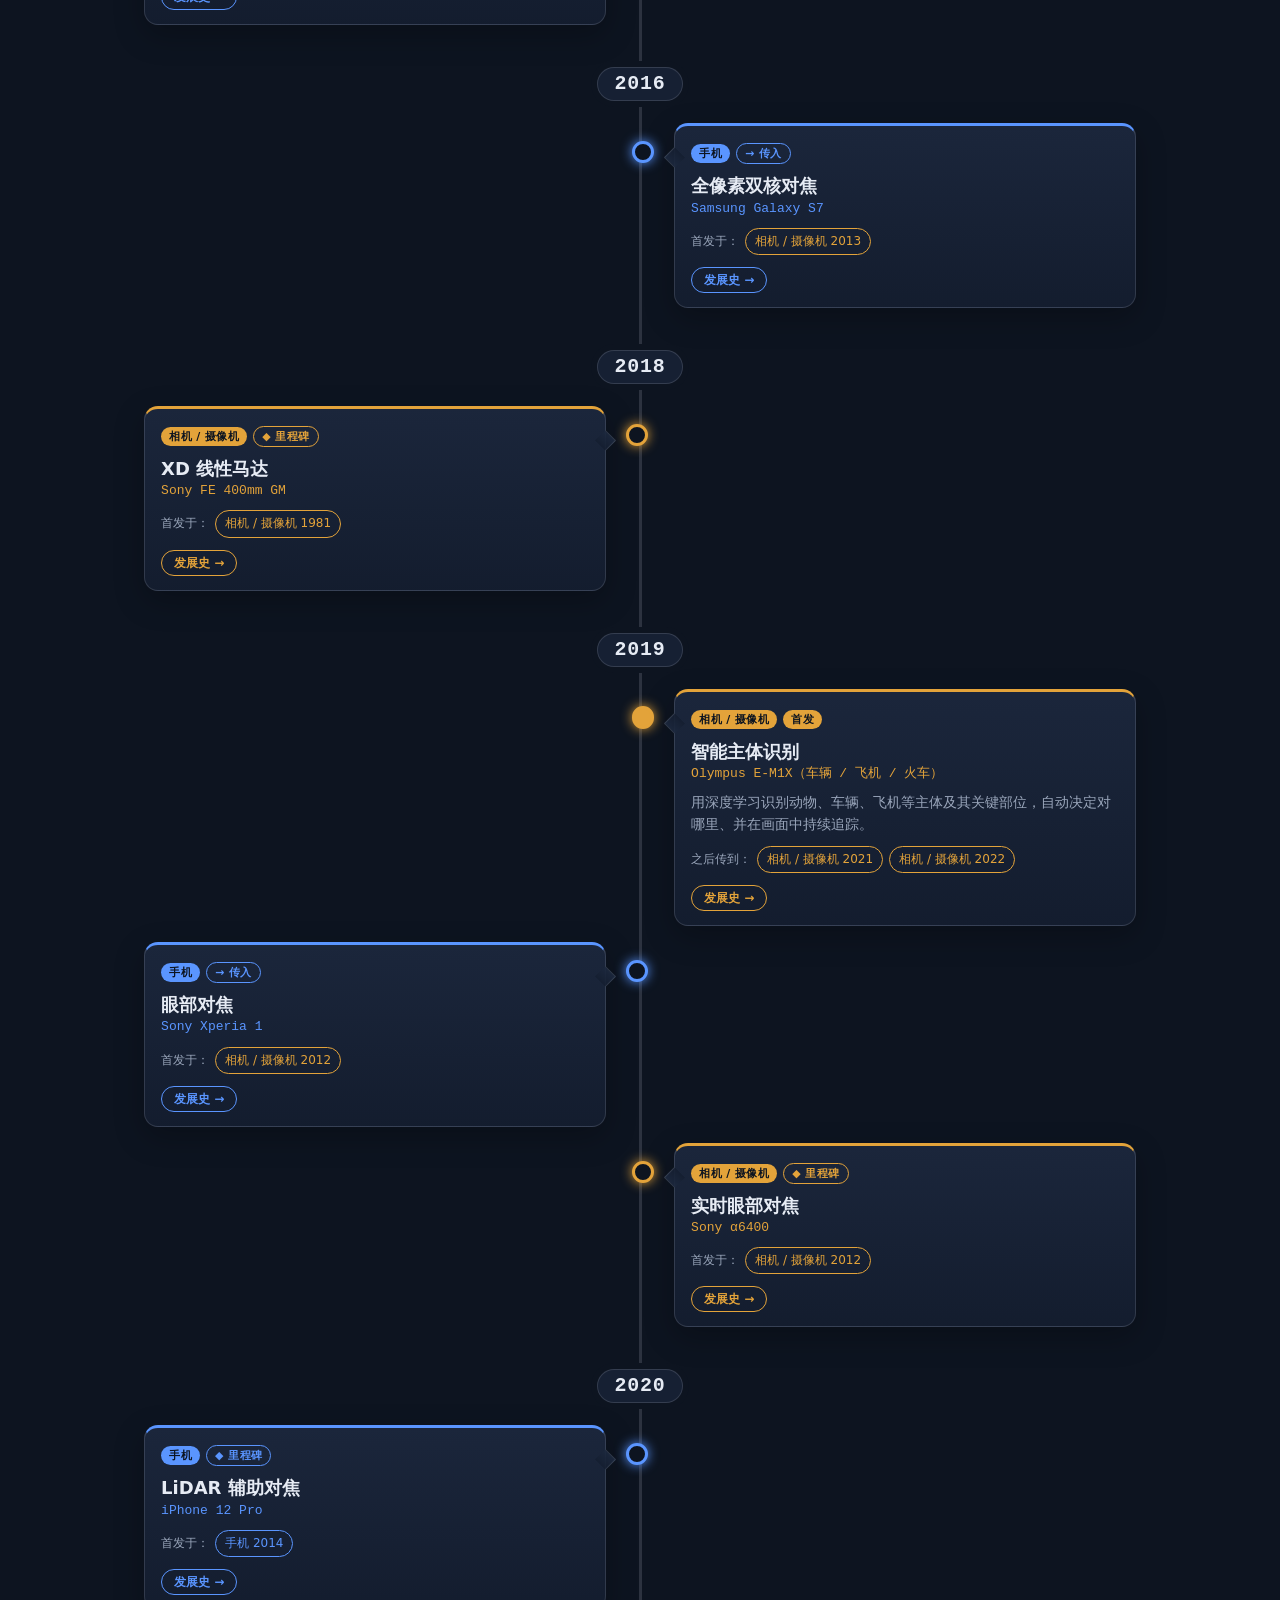
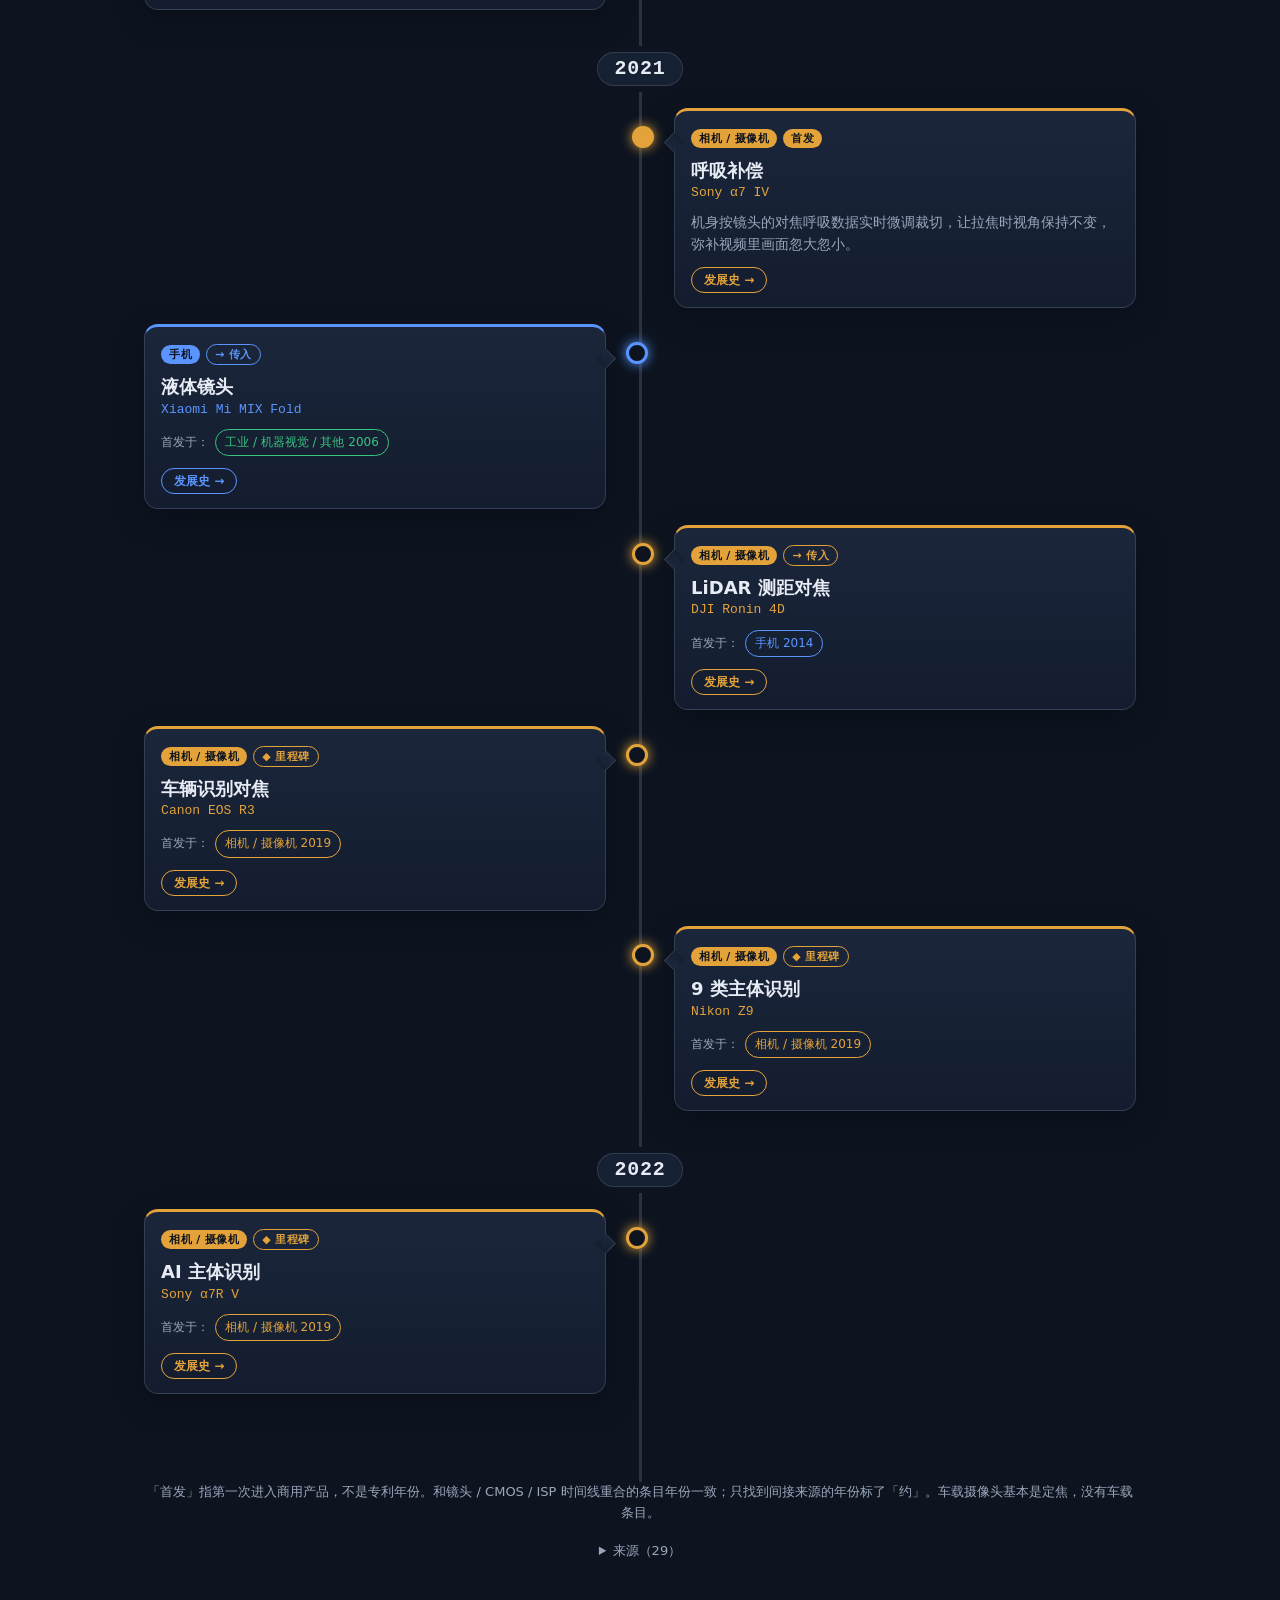
<file: af-timeline.html>
<!doctype html>
<html lang="zh-CN">
<head>
<meta charset="utf-8">
<meta name="viewport" content="width=device-width, initial-scale=1, viewport-fit=cover">
<title>对焦技术时间线 · PhotonFall</title>
<meta name="description" content="对焦的每项关键技术：自动对焦、声呐对焦、红外对焦、相位对焦、对比度对焦、超声波马达、片上相位对焦、全像素双核、激光对焦、液体镜头、人脸 / 眼部 / 主体识别对焦、峰值对焦……最先用在相机、手机、安防车载还是工业？">
<style>
:root{--bg:#0d1420;--bg2:#162033;--ink:#e6ebf4;--dim:#9aa6bb;--line:rgba(230,235,244,.14);
  --phone:#5a95ff;--auto:#ef5a5f;--ind:#36c47f;--cam:#e3a33a;--accent:#f0a487;
  --sans:-apple-system,BlinkMacSystemFont,"PingFang SC","Hiragino Sans GB","Microsoft YaHei","Noto Sans SC",system-ui,sans-serif;
  --serif:"Songti SC","Noto Serif SC",Georgia,serif;--mono:ui-monospace,"SF Mono",Menlo,Consolas,monospace}
*{box-sizing:border-box}
html{font-size:clamp(15px,.55vw + 7px,32px)}
html{scroll-behavior:smooth}
body{margin:0;font-size:1rem;background:radial-gradient(120% 60% at 50% 0%,#1d2a44 0%,var(--bg) 55%) fixed,var(--bg);color:var(--ink);font:1rem/1.6 var(--sans);overflow-x:hidden}
a{color:inherit}
#bar{position:fixed;z-index:20;top:0;left:0;height:3px;width:0;background:linear-gradient(90deg,var(--phone),var(--auto),var(--ind),var(--cam))}
header{position:sticky;top:0;z-index:10;display:flex;align-items:center;gap:0.667rem;padding:0.8rem 1.07rem;background:rgba(13,20,32,.72);backdrop-filter:blur(0.667rem);-webkit-backdrop-filter:blur(0.667rem);border-bottom:1px solid var(--line)}
header a,header button{border:1px solid var(--line);border-radius:66.6rem;background:rgba(22,32,51,.7);color:var(--ink);font:500 0.867rem/1 var(--sans);padding:0.6rem 0.933rem;text-decoration:none;cursor:pointer}
header a:hover,header button:hover{border-color:var(--accent)}
header .sp{flex:1}
.hero{max-width:80vw;margin:0 auto;padding:clamp(2.67rem,9vh,6.4rem) 1.07rem 1.6rem;text-align:center}
.eye{margin:0 0 0.8rem;font:600 0.8rem/1 var(--mono);letter-spacing:.22em;text-transform:uppercase;color:var(--accent)}
h1{margin:0;font:800 clamp(2.27rem,5vw,7rem)/1.08 var(--sans);letter-spacing:-.02em;background:linear-gradient(100deg,#ffe9c7,#f0a487 40%,#a9d4ff 80%);-webkit-background-clip:text;background-clip:text;color:transparent}
.sub{max-width:41.3rem;margin:1.2rem auto 0;color:var(--dim)}
.stats{display:grid;grid-template-columns:repeat(4,minmax(0,1fr));gap:0.667rem;max-width:48rem;margin:2rem auto 0;padding:0;list-style:none}
.stats li{display:flex}
@media (max-width:560px){.stats{grid-template-columns:repeat(2,minmax(0,1fr))}}
.stats button{width:100%;border:1.5px solid var(--c);border-radius:0.933rem;background:rgba(22,32,51,.6);color:var(--ink);padding:0.8rem 0.933rem;cursor:pointer;font:inherit;transition:opacity .2s,transform .2s,background .2s}
.stats button:hover{transform:translateY(-2px)}
.stats button[aria-pressed=false]{opacity:.35}
.stats b{display:block;font:800 2rem/1 var(--mono);color:var(--c)}
.stats span{font-size:0.867rem;color:var(--dim)}
.hint{margin:0.8rem 0 0;font-size:0.8rem;color:var(--dim)}
.legend{display:flex;justify-content:center;gap:1.07rem;margin:0.667rem 0 0;font-size:0.8rem;color:var(--dim)}
.legend i{display:inline-block;width:0.933rem;height:0.667rem;border-radius:3px;margin-right:0.4rem;vertical-align:-1px;border:1.5px solid var(--dim)}
.legend .solid i{background:var(--dim)}

/* 时间线主体 */
.tl{position:relative;max-width:80vw;margin:1.6rem auto 0;padding:1.33rem 1.07rem 5.33rem;list-style:none}
.tl::before,.tl .fill{content:"";position:absolute;top:0;left:50%;width:3px;margin-left:-1.5px;border-radius:3px}
.tl::before{bottom:0;background:var(--line)}
.tl .fill{height:0;background:linear-gradient(180deg,var(--cam),var(--auto),var(--ind),var(--phone));box-shadow:0 0 0.933rem rgba(240,164,135,.5)}
.yr{position:relative;display:flex;justify-content:center;margin:2.27rem 0 0.933rem}
.yr span{position:relative;z-index:1;padding:0.4rem 1.07rem;border-radius:66.6rem;background:var(--bg2);border:1px solid var(--line);font:800 1.33rem/1 var(--mono);letter-spacing:.04em;box-shadow:0 0 0 0.4rem var(--bg)}
.it{position:relative;width:50%;padding:0.533rem 2.27rem 0.533rem 0}
.it.r{margin-left:50%;padding:0.533rem 0 0.533rem 2.27rem}
.it::after{content:"";position:absolute;top:1.73rem;right:-.533rem;width:1.07rem;height:1.07rem;border-radius:50%;background:var(--bg);border:3px solid var(--c);box-shadow:0 0 0.8rem var(--c)}
.it.r::after{right:auto;left:-.533rem}
.it.first::after{background:var(--c)}
.card{position:relative;padding:0.933rem 1.07rem;border-radius:0.933rem;background:linear-gradient(180deg,rgba(28,40,62,.92),rgba(20,30,48,.92));border:1px solid var(--line);border-top:3px solid var(--c);box-shadow:0 0.667rem 2rem rgba(0,0,0,.25);
  opacity:0;transform:translateY(1.6rem) scale(.98);transition:opacity .6s ease,transform .6s ease}
.it.in .card{opacity:1;transform:none}
.card::before{content:"";position:absolute;top:1.6rem;right:-.533rem;width:0.933rem;height:0.933rem;background:inherit;border-right:1px solid var(--line);border-top:1px solid var(--line);transform:rotate(45deg)}
.it.r .card::before{right:auto;left:-.533rem;transform:rotate(-135deg)}
.tag{display:inline-flex;gap:0.4rem;align-items:center;font:600 0.733rem/1 var(--sans);letter-spacing:.04em}
.tag em{font-style:normal;padding:0.267rem 0.533rem;border-radius:66.6rem;background:var(--c);color:#0d1420}
.tag .flw{background:transparent;border:1px solid var(--c);color:var(--c)}
.card h3{margin:0.667rem 0 2px;font:700 1.2rem/1.3 var(--sans)}
.card .prod{margin:0;font:500 0.867rem/1.4 var(--mono);color:var(--c)}
.card p.d{margin:0.533rem 0 0;font-size:0.933rem;color:var(--dim)}
.card .to{display:flex;flex-wrap:wrap;gap:0.4rem;margin:0.667rem 0 0;font-size:0.8rem;color:var(--dim);align-items:center}
.card .to a{padding:3px 0.6rem;border-radius:66.6rem;border:1px solid var(--cc);color:var(--cc);text-decoration:none}
.card .to a:hover{background:var(--cc);color:#0d1420}
.it.off{display:none}
.it.flash .card{box-shadow:0 0 0 2px var(--c),0 0.667rem 2rem rgba(0,0,0,.25)}
.refs{margin-top:1.2rem;text-align:left}.refs summary{cursor:pointer;text-align:center}.refs ol{columns:2 22rem;font-size:.8rem;line-height:1.5}.refs a{color:var(--dim)}
footer{max-width:80vw;margin:0 auto;padding:0 1.07rem 4rem;text-align:center;font-size:0.867rem;color:var(--dim)}

@media (max-width:720px){
  .hero,.tl,footer{max-width:none}
  .tl::before,.tl .fill{left:1.6rem}
  .it,.it.r{width:auto;margin-left:0;padding:0.533rem 0 0.533rem 3.47rem}
  .it::after,.it.r::after{left:1.07rem;right:auto}
  .card::before,.it.r .card::before{right:auto;left:-.533rem;transform:rotate(-135deg)}
  .yr{justify-content:flex-start}
  .yr span{margin-left:0}
}
@media (prefers-reduced-motion:reduce){html{scroll-behavior:auto}.card{transition:none;opacity:1;transform:none}}
</style>
</head>
<body data-tl="af">
<div id="bar" aria-hidden="true"></div>
<header>
  <a href="index.html#/" id="home">⌂ PhotonFall</a>
  <a href="index.html#/step/3" id="steplink"></a>
  <span class="sp"></span>
  <button type="button" id="lang"></button>
</header>
<section class="hero">
  <p class="eye" id="eyebrow">Focus &amp; Autofocus</p>
  <h1 id="h1"></h1>
  <p class="sub" id="sub"></p>
  <ul class="stats" id="stats"></ul>
  <p class="hint" id="hint"></p>
  <p class="legend" id="legend"></p>
</section>
<ol class="tl" id="tl"><li class="fill" aria-hidden="true"></li></ol>
<footer id="foot"></footer>

<script src="js/i18n.js"></script>
<script src="js/tl-core.js"></script>
<script src="js/aftl.js"></script>
<script src="js/tl-page.js"></script>
</body>
</html>
</file>
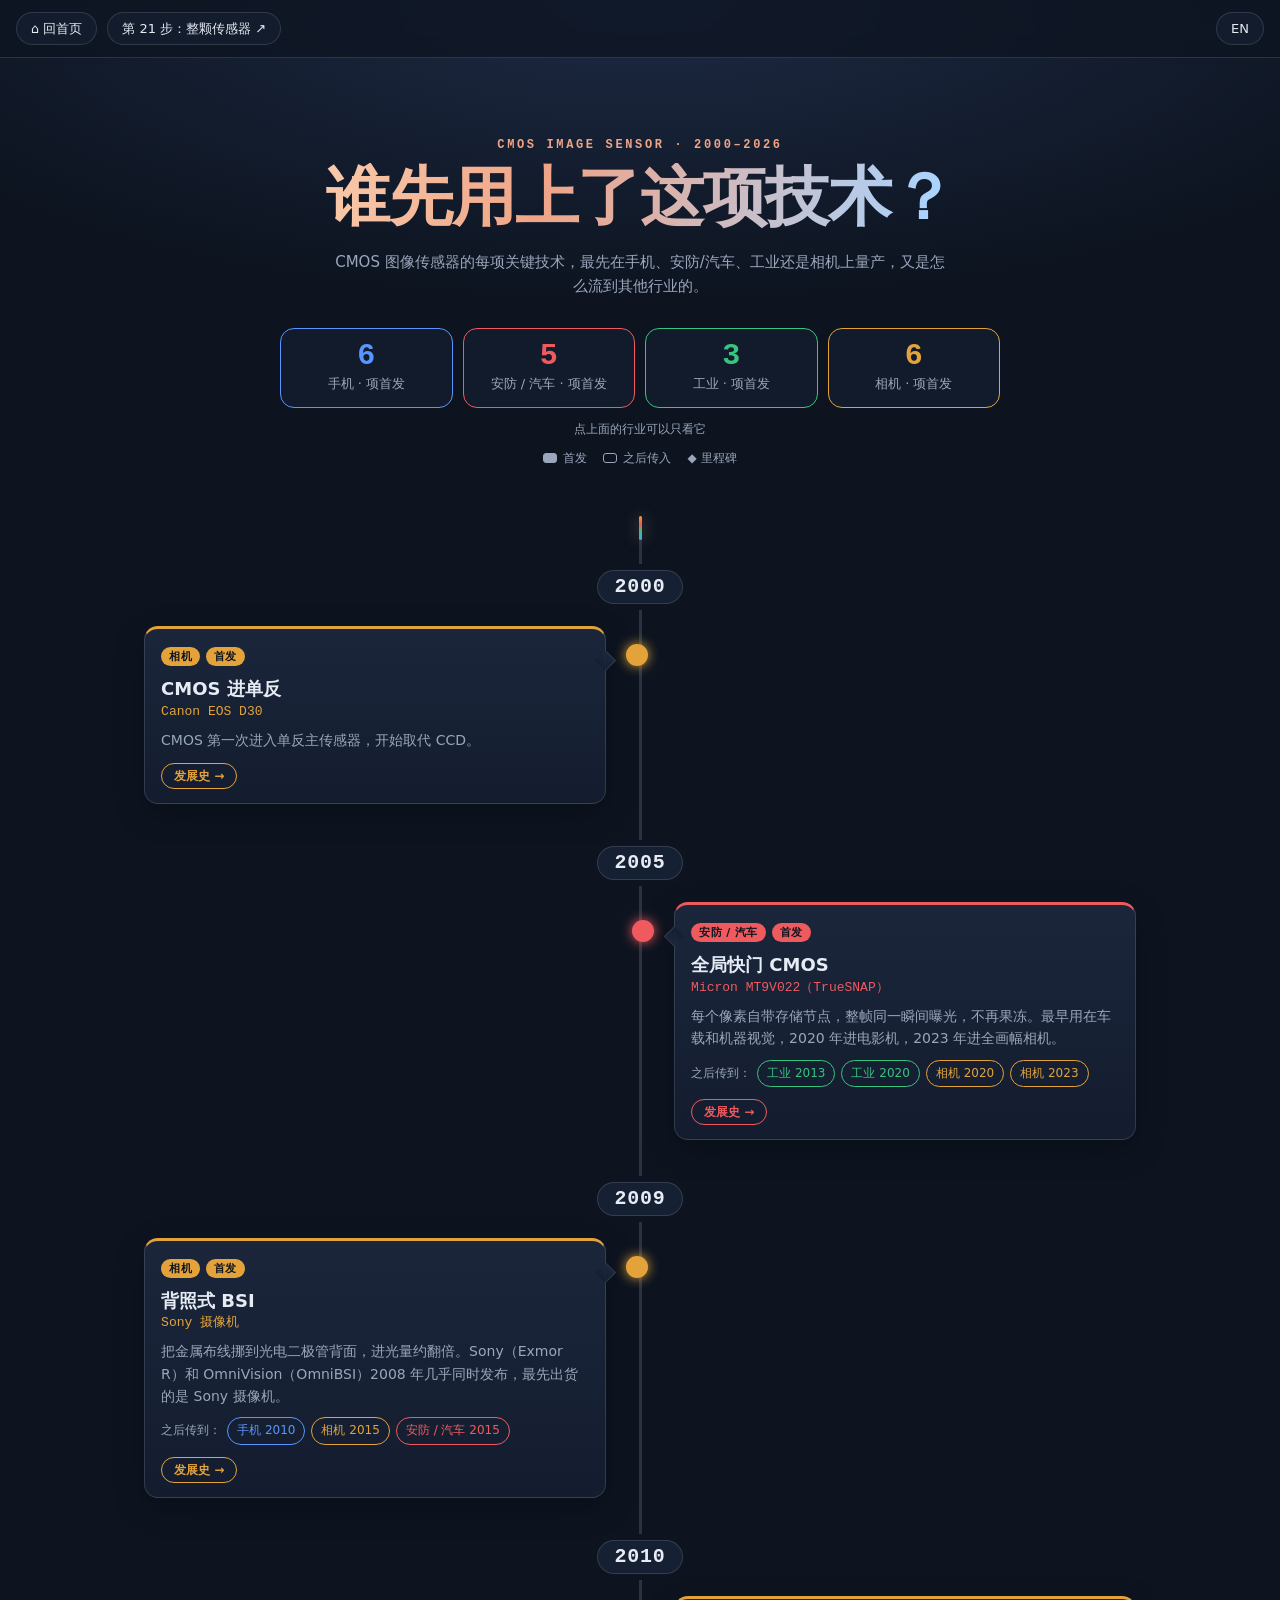
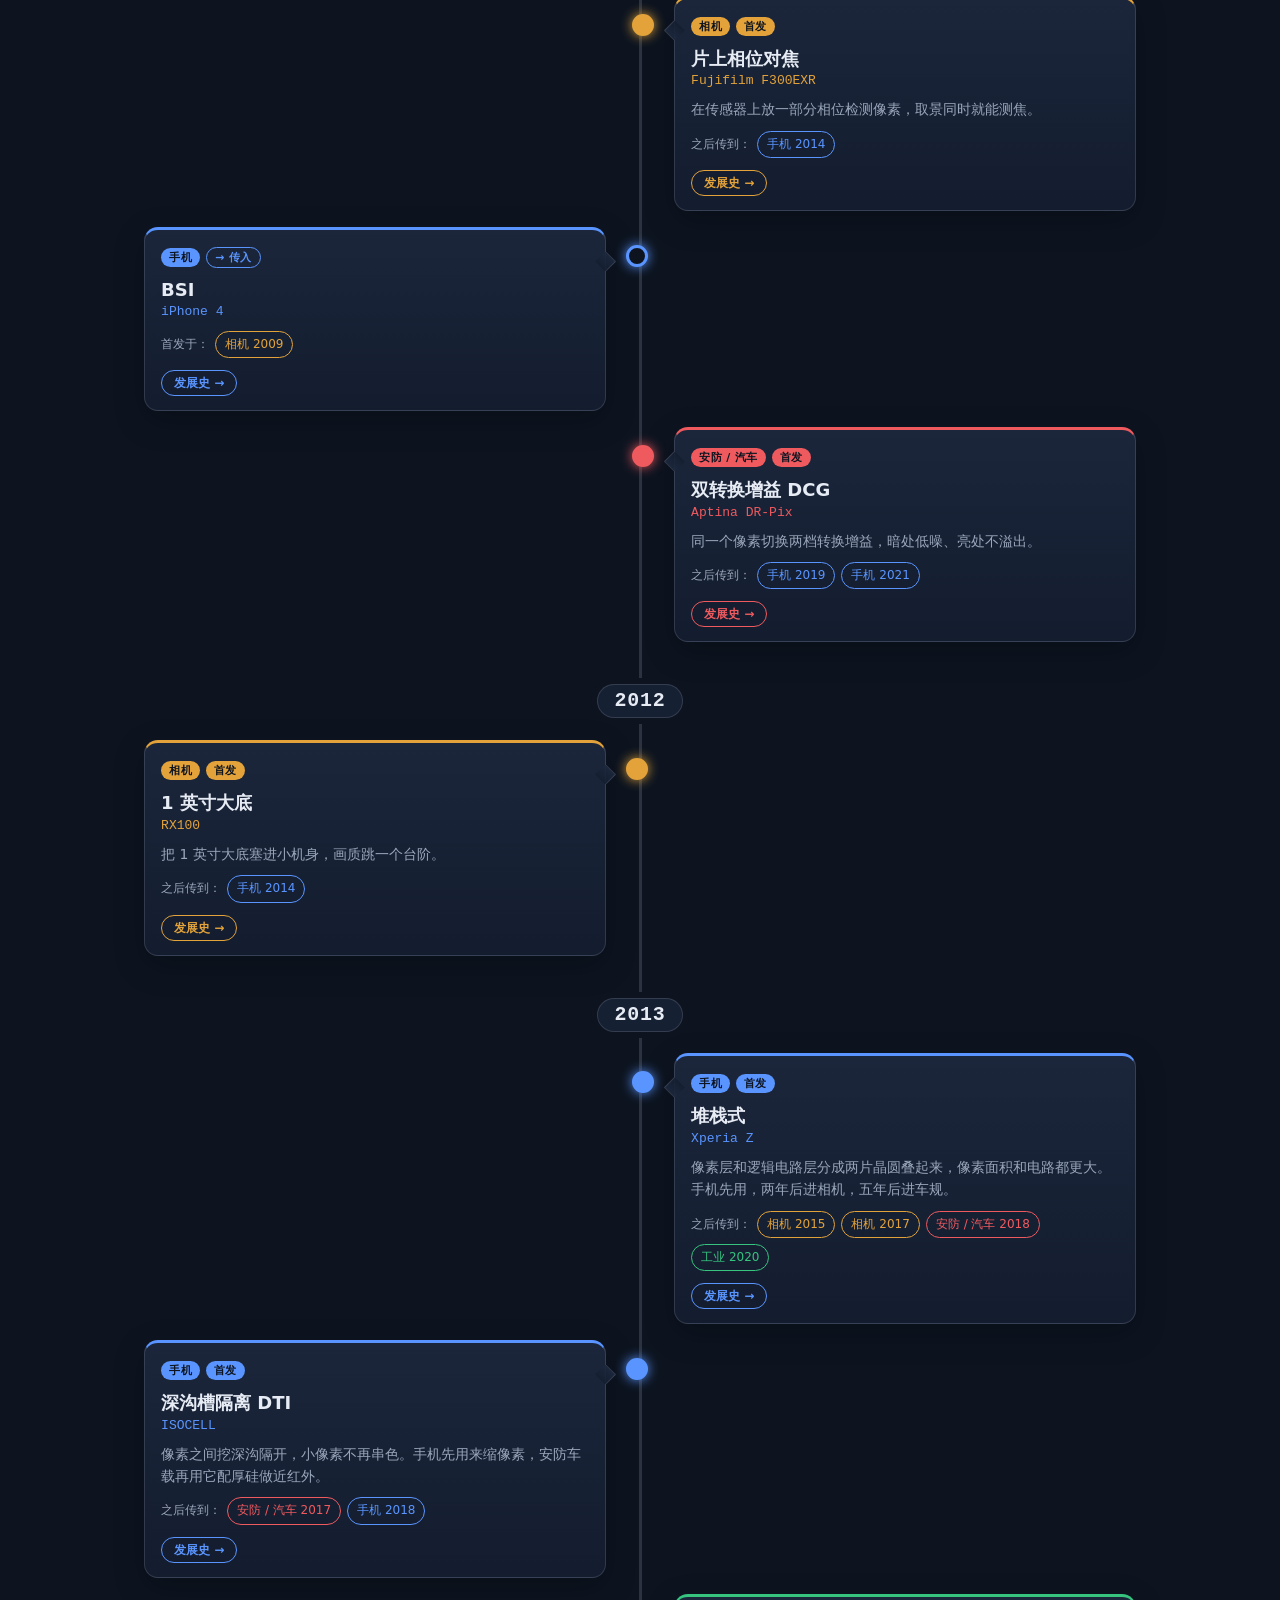
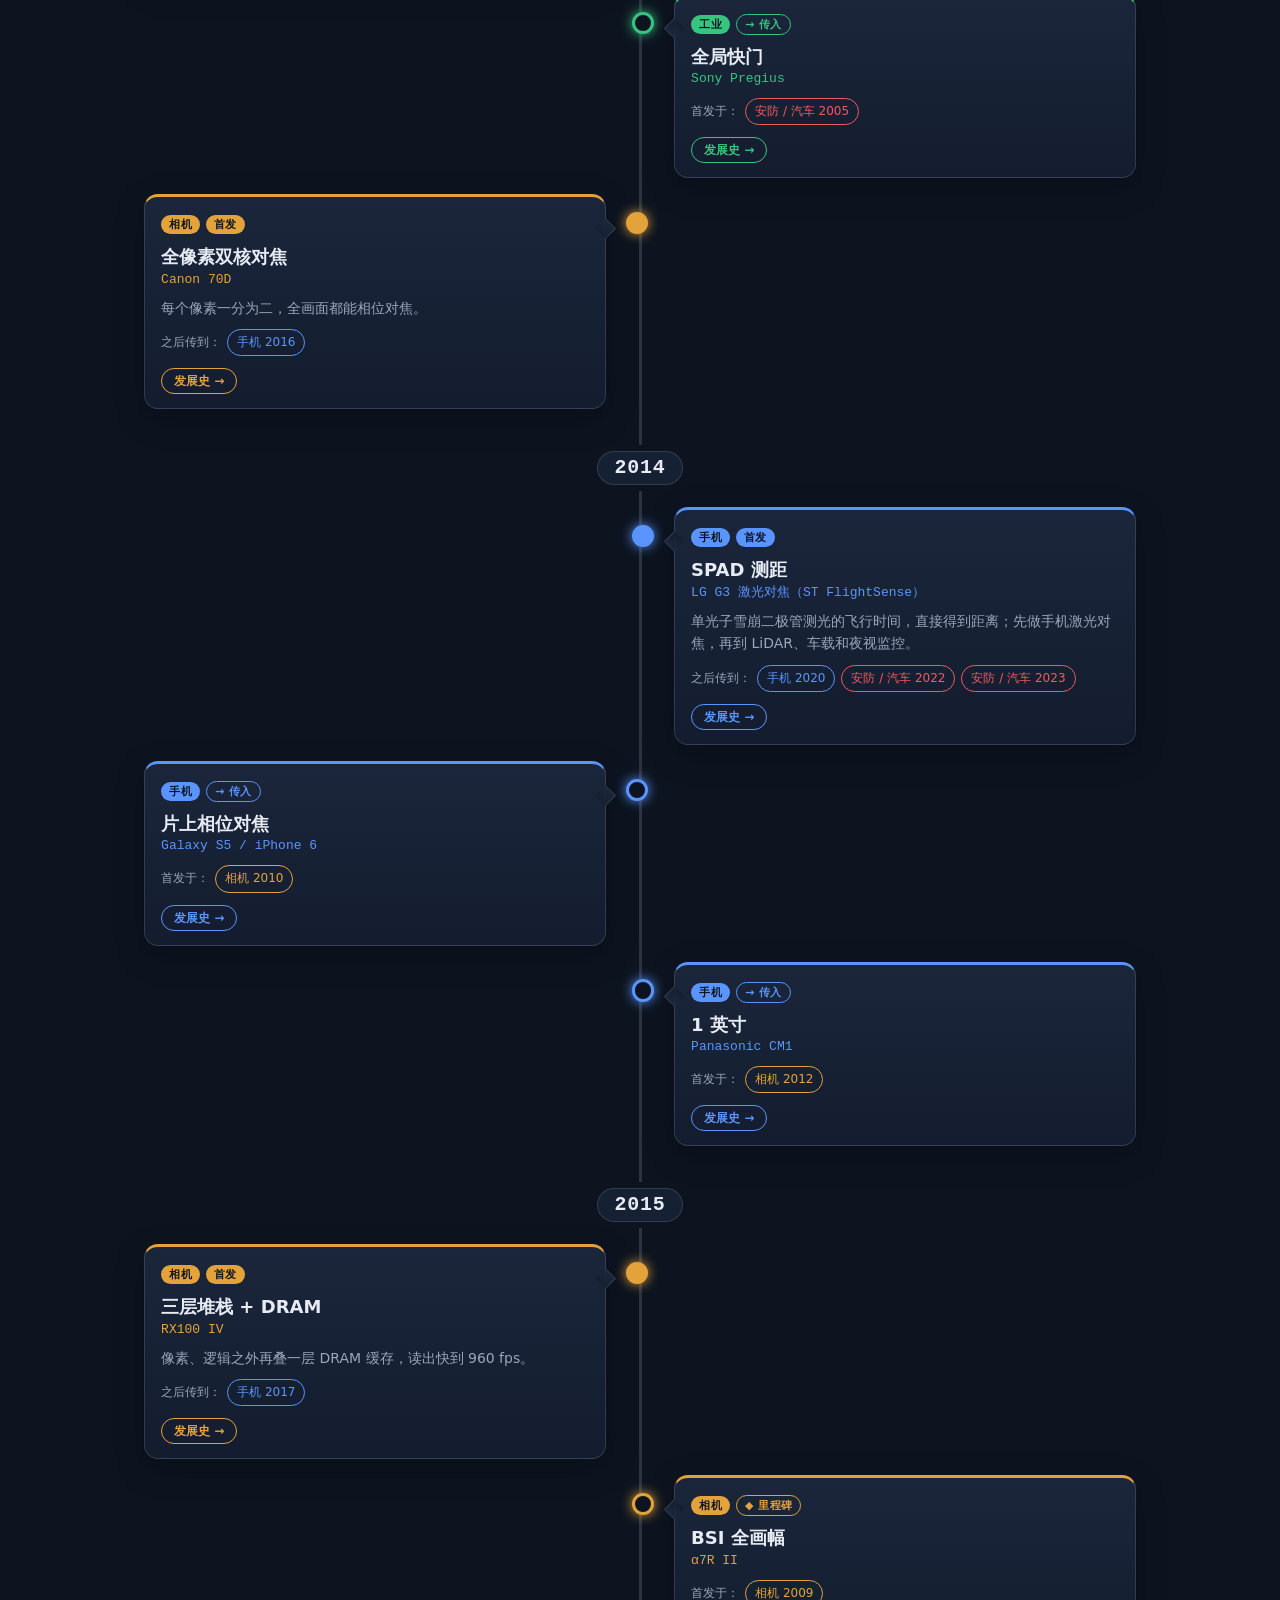
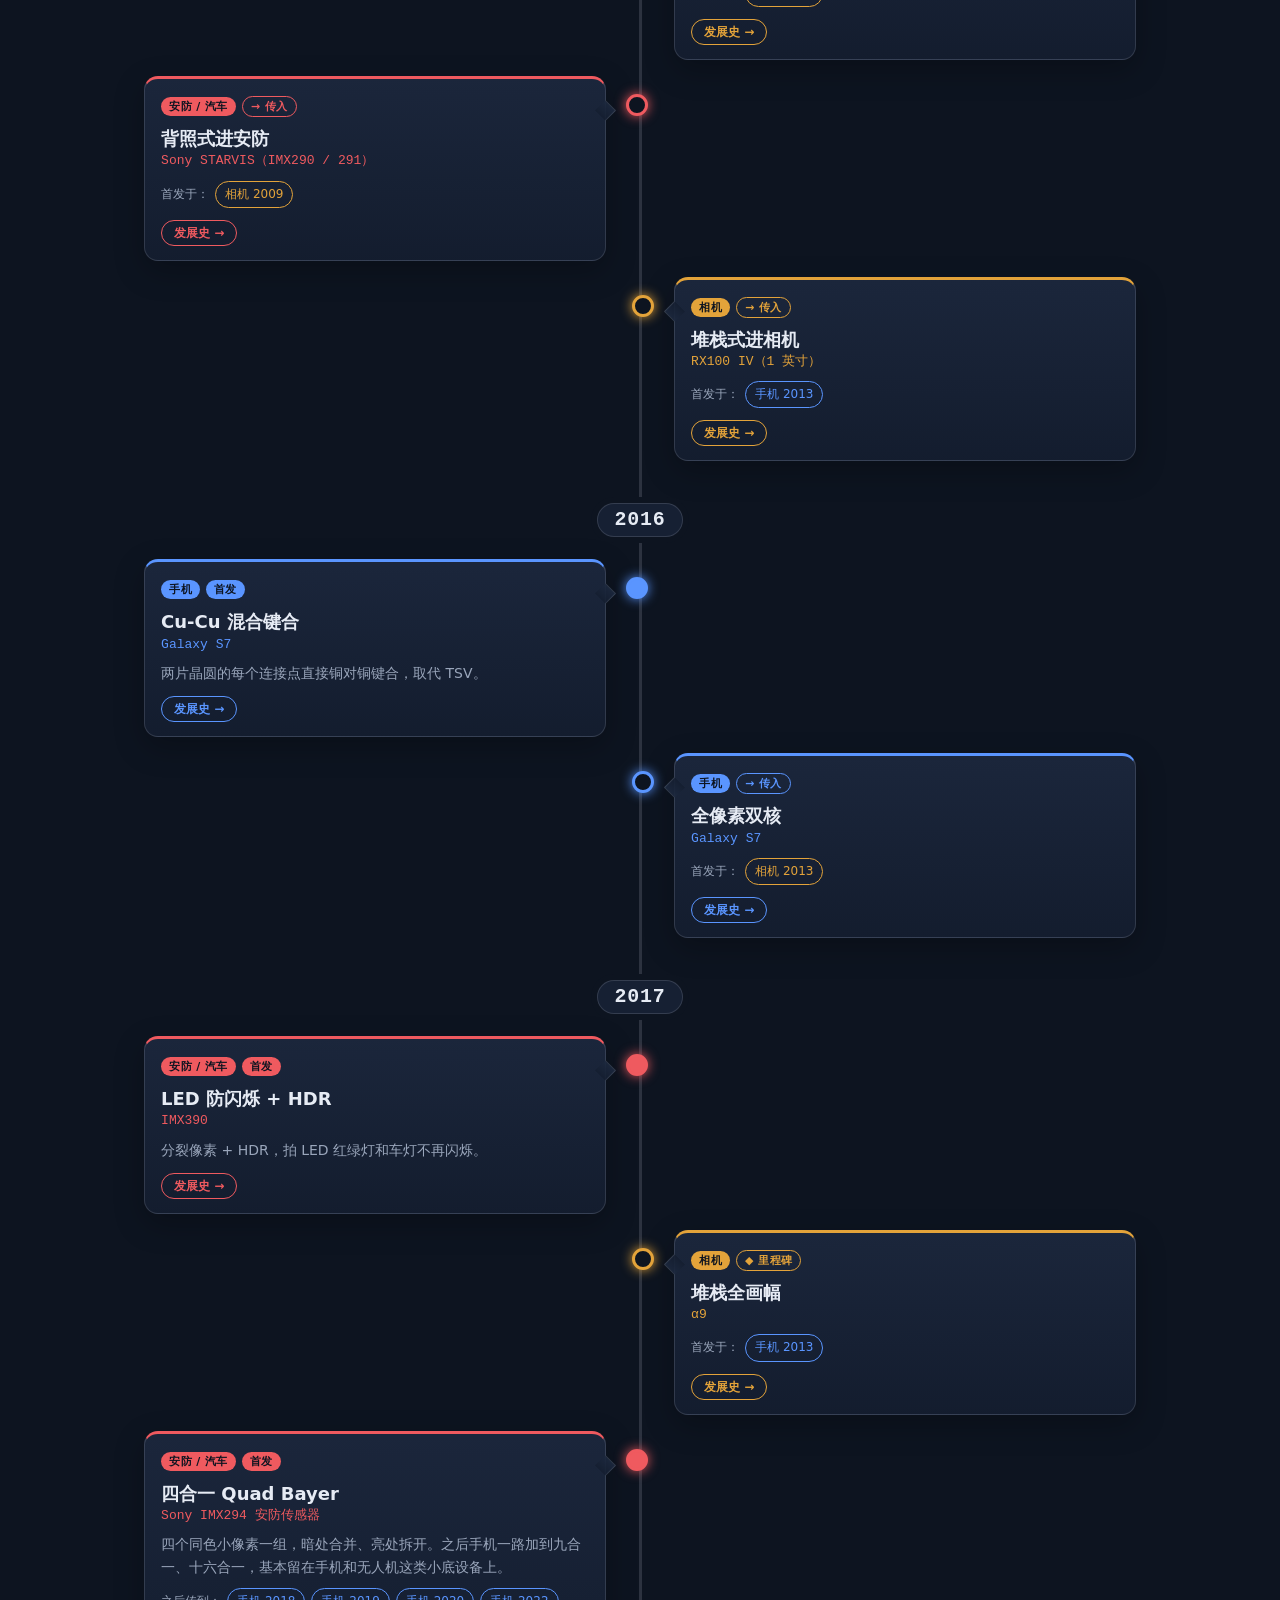
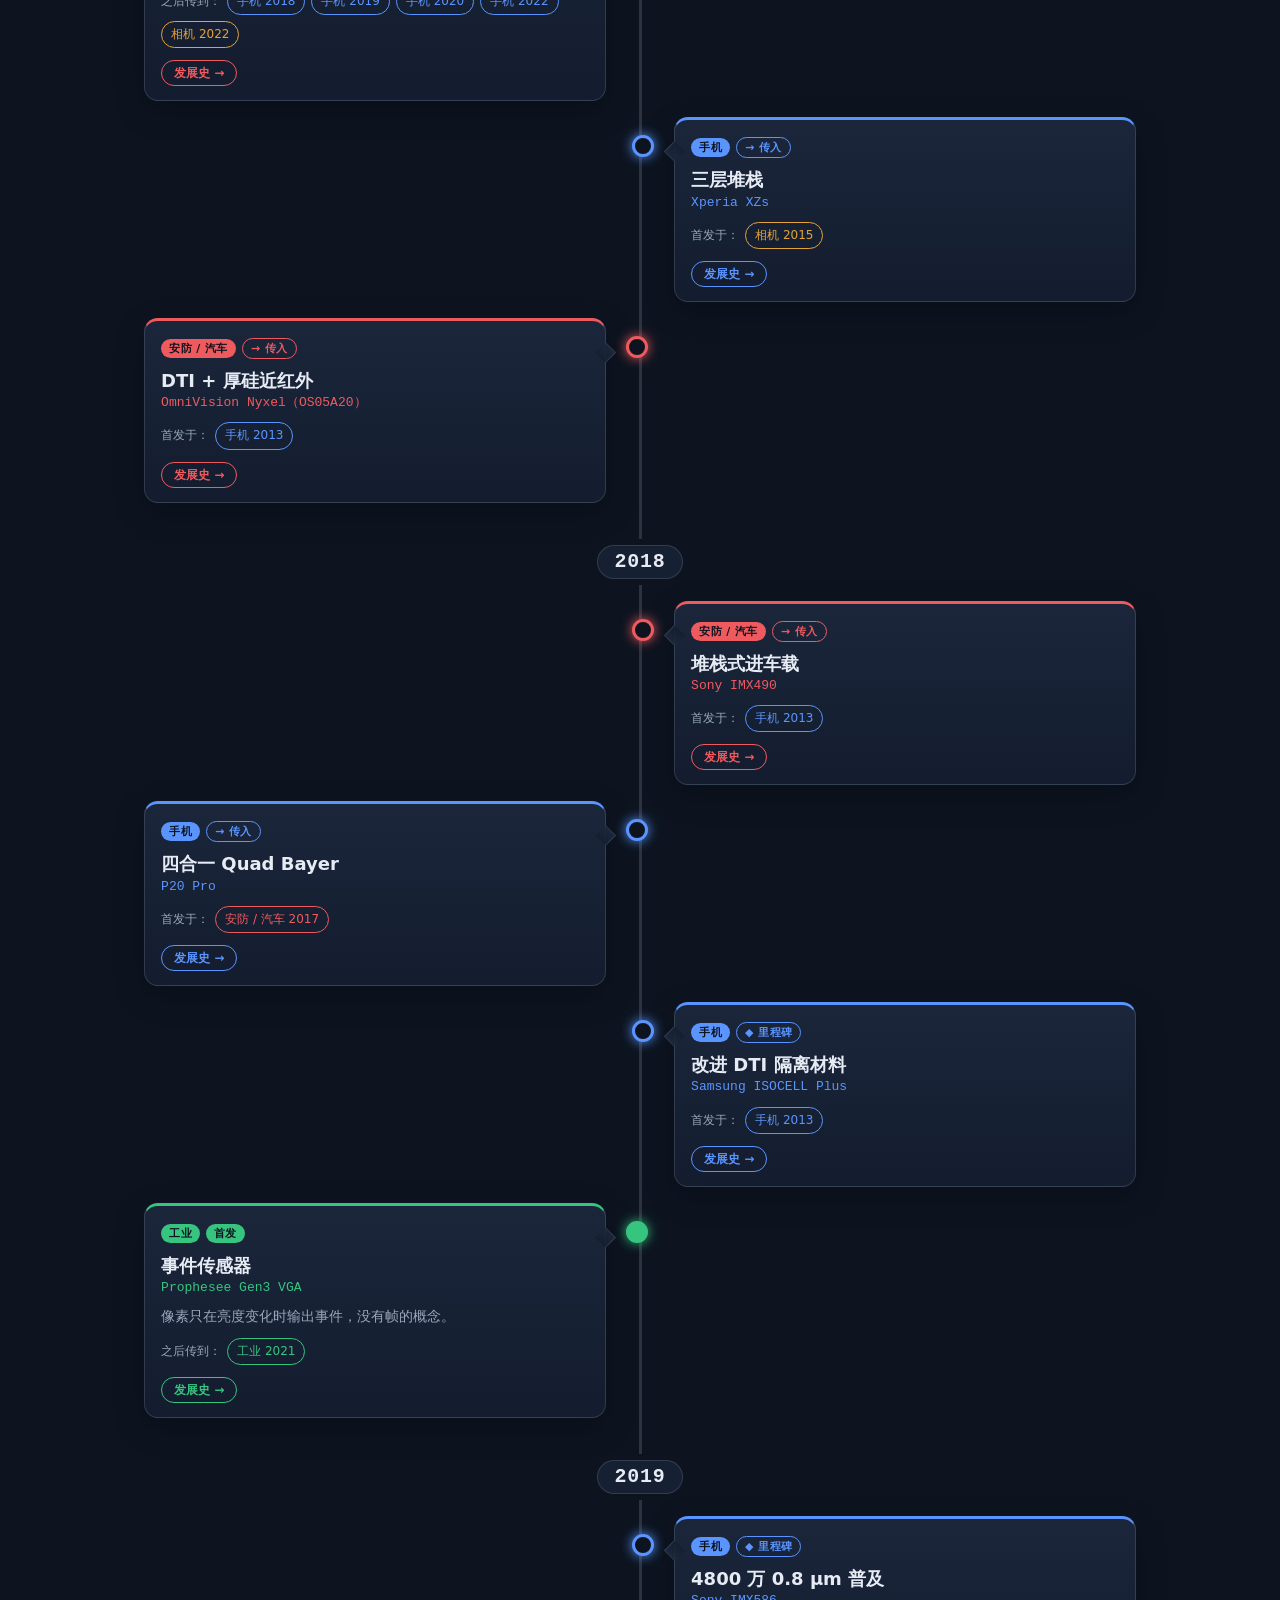
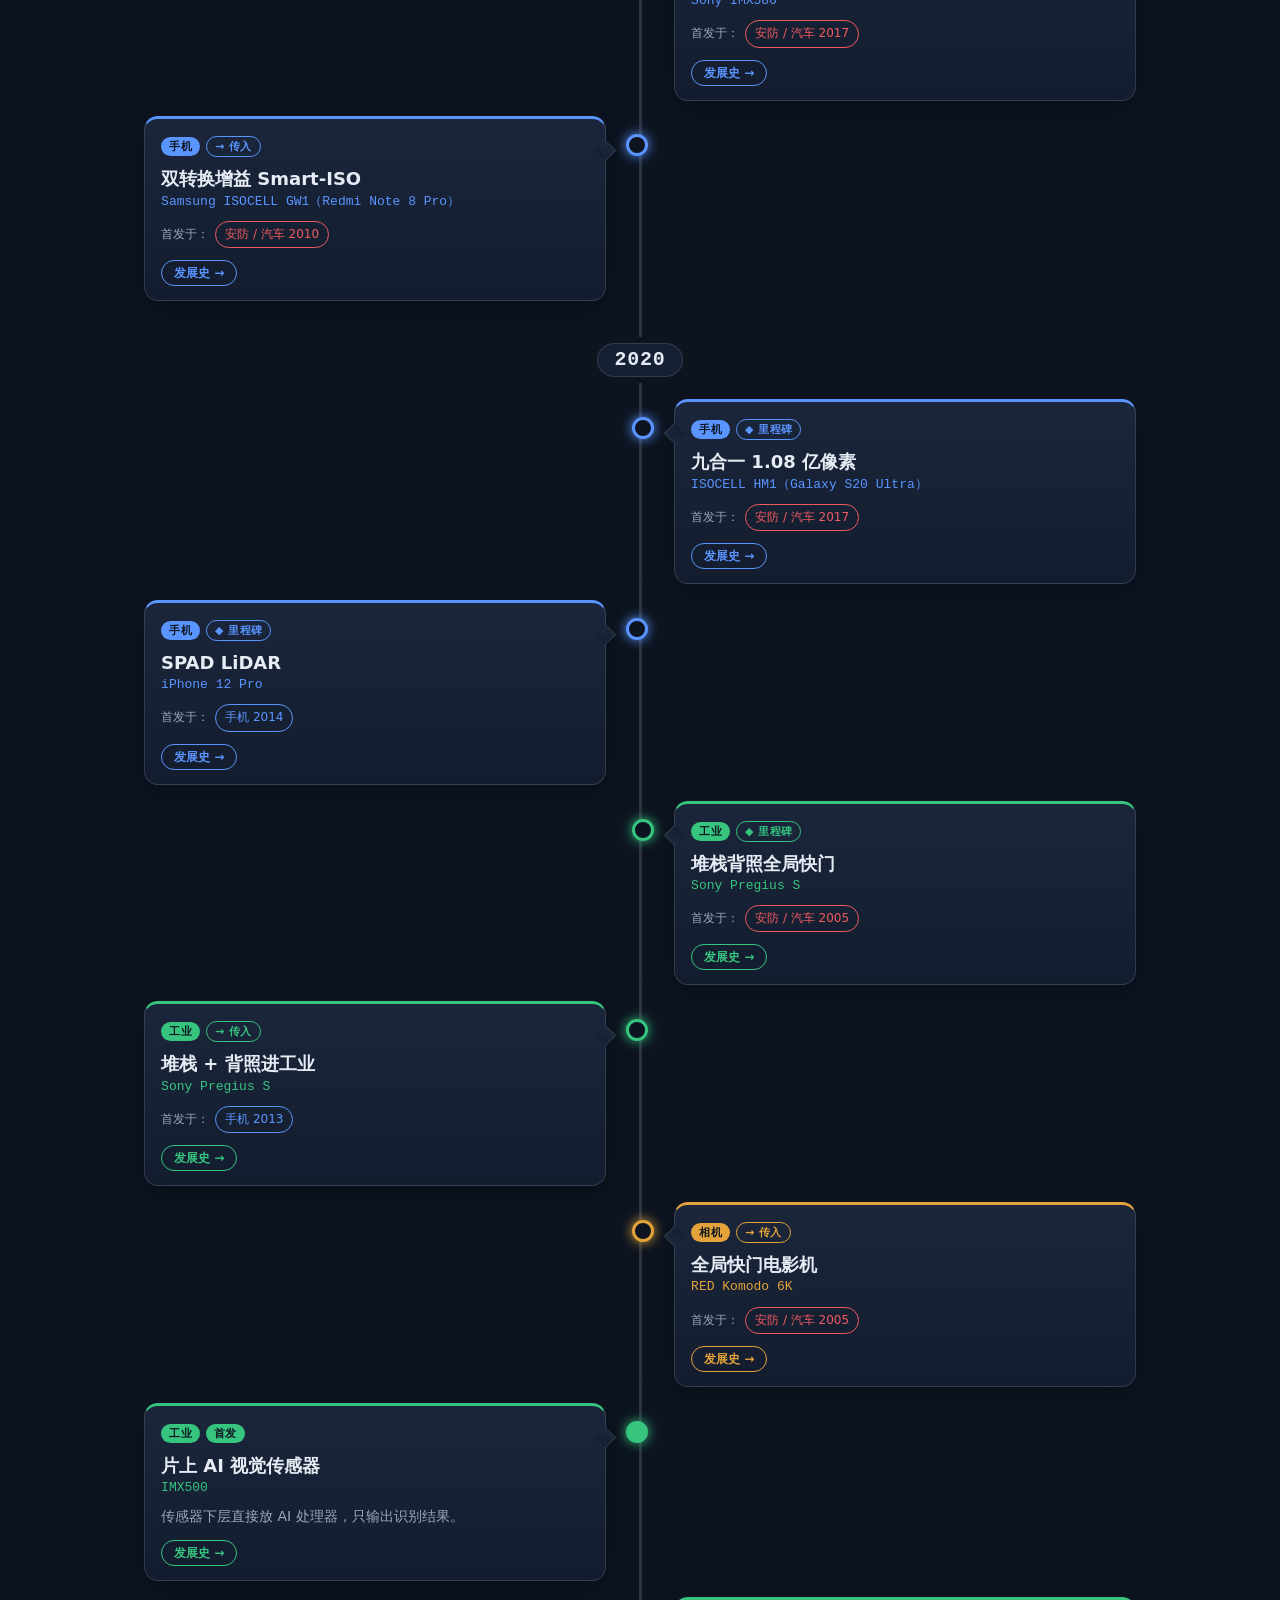
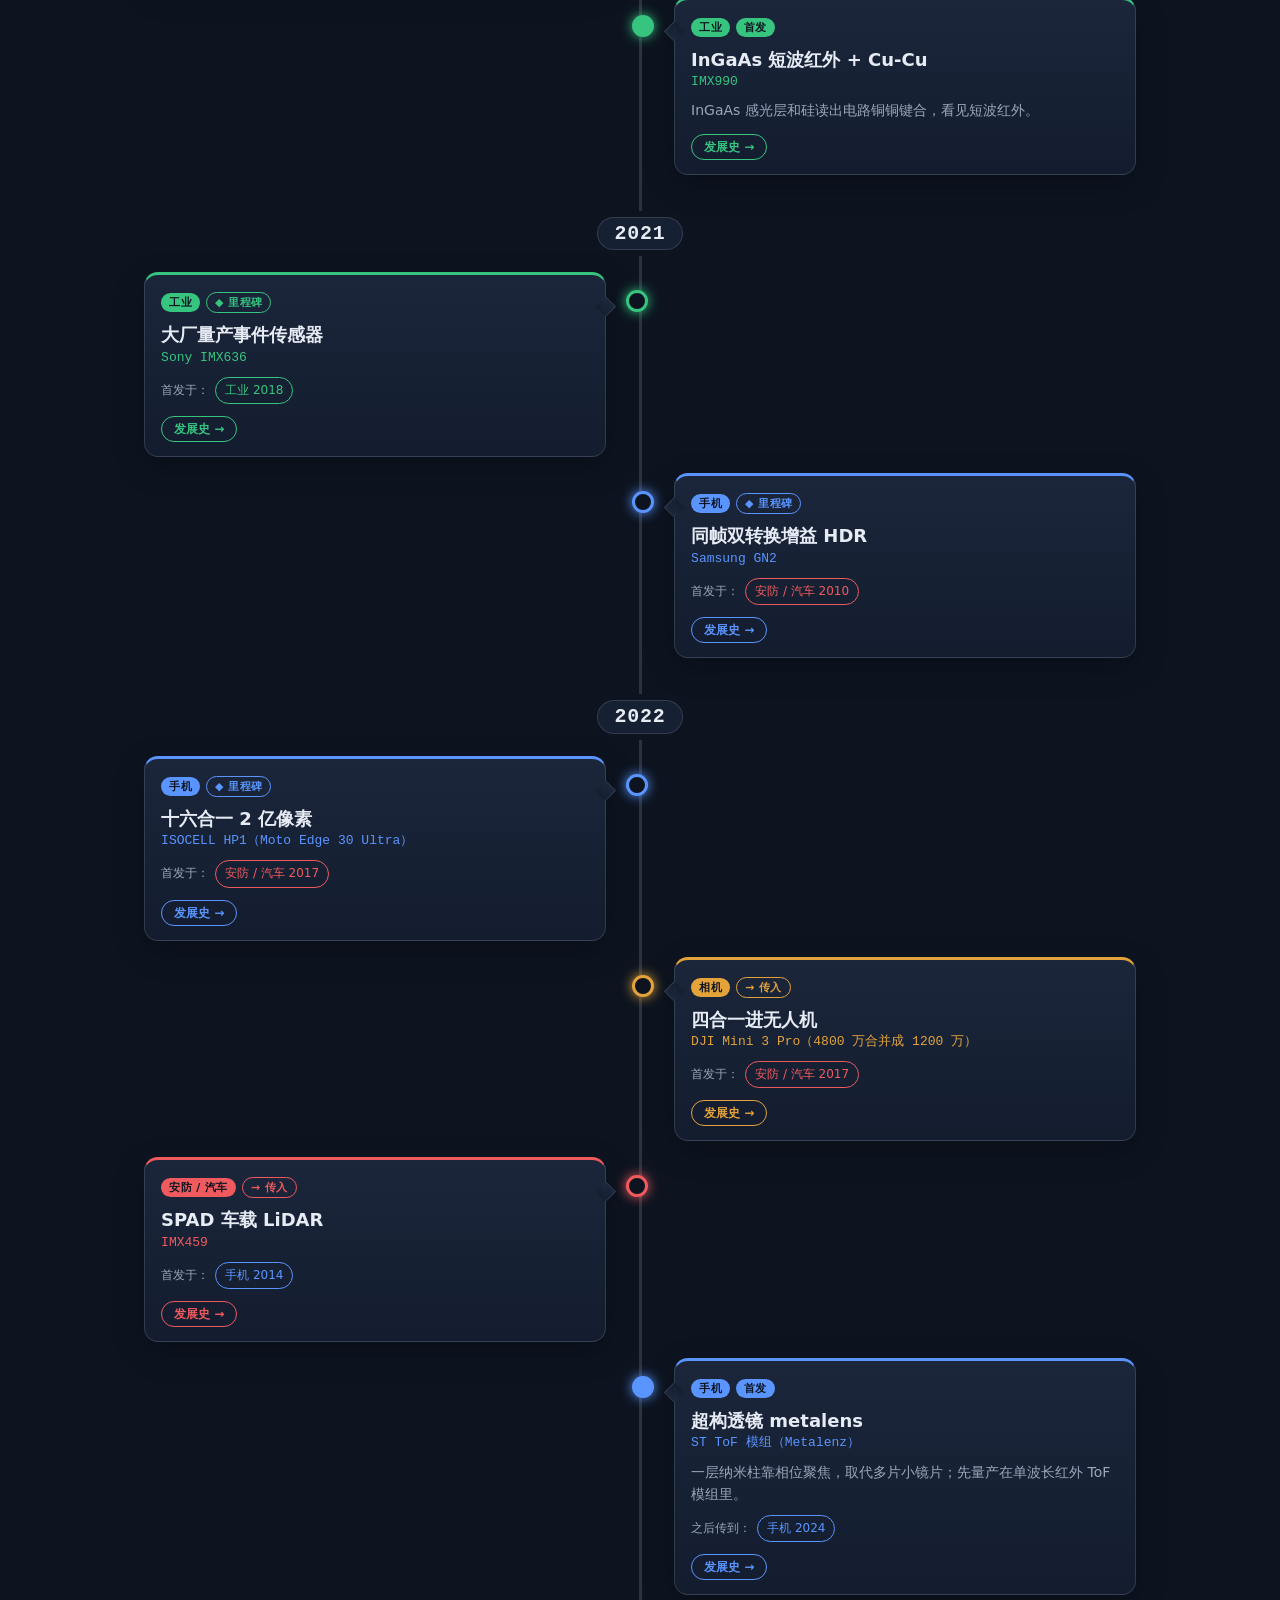
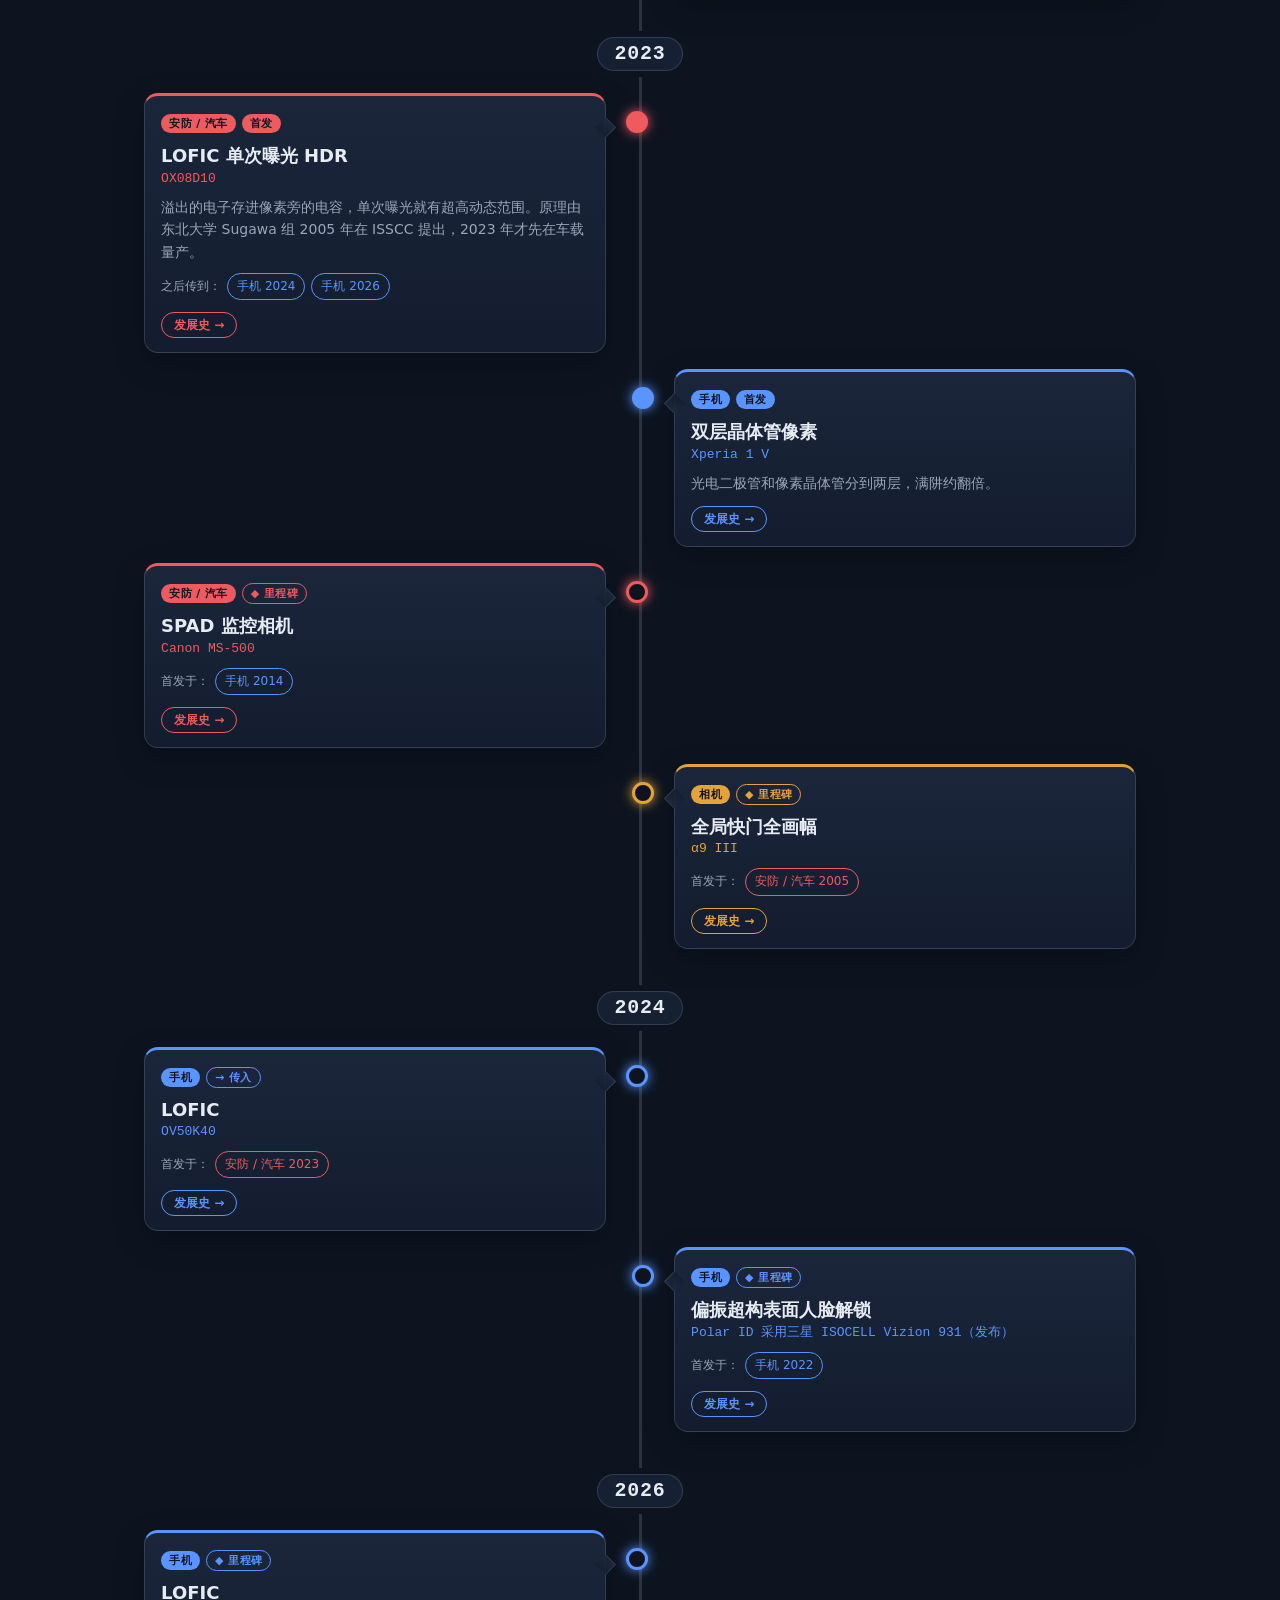
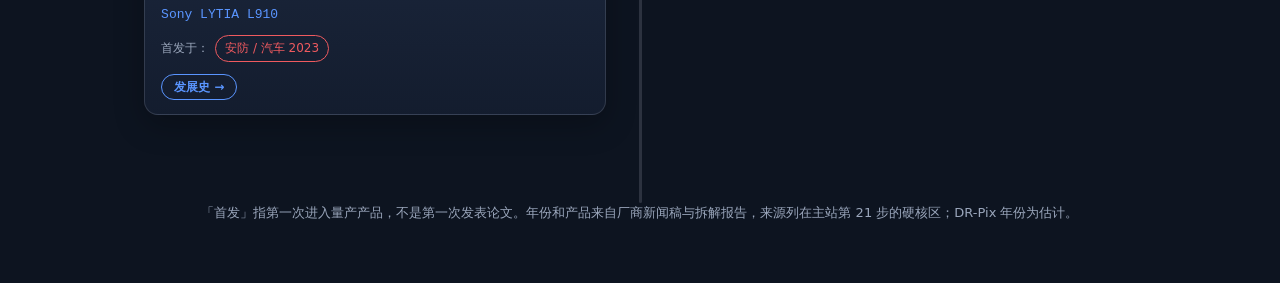
<file: cmos-timeline.html>
<!doctype html>
<html lang="zh-CN">
<head>
<meta charset="utf-8">
<meta name="viewport" content="width=device-width, initial-scale=1, viewport-fit=cover">
<title>CMOS 技术时间线 · PhotonFall</title>
<meta name="description" content="CMOS 图像传感器的每项关键技术，最先在手机、安防/汽车、工业还是相机上量产？2000–2026 时间线。">
<style>
:root{--bg:#0d1420;--bg2:#162033;--ink:#e6ebf4;--dim:#9aa6bb;--line:rgba(230,235,244,.14);
  --phone:#5a95ff;--auto:#ef5a5f;--ind:#36c47f;--cam:#e3a33a;--accent:#f0a487;
  --sans:-apple-system,BlinkMacSystemFont,"PingFang SC","Hiragino Sans GB","Microsoft YaHei","Noto Sans SC",system-ui,sans-serif;
  --serif:"Songti SC","Noto Serif SC",Georgia,serif;--mono:ui-monospace,"SF Mono",Menlo,Consolas,monospace}
*{box-sizing:border-box}
html{font-size:clamp(15px,.55vw + 7px,32px)}
html{scroll-behavior:smooth}
body{margin:0;font-size:1rem;background:radial-gradient(120% 60% at 50% 0%,#1d2a44 0%,var(--bg) 55%) fixed,var(--bg);color:var(--ink);font:1rem/1.6 var(--sans);overflow-x:hidden}
a{color:inherit}
#bar{position:fixed;z-index:20;top:0;left:0;height:3px;width:0;background:linear-gradient(90deg,var(--phone),var(--auto),var(--ind),var(--cam))}
header{position:sticky;top:0;z-index:10;display:flex;align-items:center;gap:0.667rem;padding:0.8rem 1.07rem;background:rgba(13,20,32,.72);backdrop-filter:blur(0.667rem);-webkit-backdrop-filter:blur(0.667rem);border-bottom:1px solid var(--line)}
header a,header button{border:1px solid var(--line);border-radius:66.6rem;background:rgba(22,32,51,.7);color:var(--ink);font:500 0.867rem/1 var(--sans);padding:0.6rem 0.933rem;text-decoration:none;cursor:pointer}
header a:hover,header button:hover{border-color:var(--accent)}
header .sp{flex:1}
.hero{max-width:80vw;margin:0 auto;padding:clamp(2.67rem,9vh,6.4rem) 1.07rem 1.6rem;text-align:center}
.eye{margin:0 0 0.8rem;font:600 0.8rem/1 var(--mono);letter-spacing:.22em;text-transform:uppercase;color:var(--accent)}
h1{margin:0;font:800 clamp(2.27rem,5vw,7rem)/1.08 var(--sans);letter-spacing:-.02em;background:linear-gradient(100deg,#ffe9c7,#f0a487 40%,#a9d4ff 80%);-webkit-background-clip:text;background-clip:text;color:transparent}
.sub{max-width:41.3rem;margin:1.2rem auto 0;color:var(--dim)}
.stats{display:grid;grid-template-columns:repeat(4,minmax(0,1fr));gap:0.667rem;max-width:48rem;margin:2rem auto 0;padding:0;list-style:none}
.stats li{display:flex}
@media (max-width:560px){.stats{grid-template-columns:repeat(2,minmax(0,1fr))}}
.stats button{width:100%;border:1.5px solid var(--c);border-radius:0.933rem;background:rgba(22,32,51,.6);color:var(--ink);padding:0.8rem 0.933rem;cursor:pointer;font:inherit;transition:opacity .2s,transform .2s,background .2s}
.stats button:hover{transform:translateY(-2px)}
.stats button[aria-pressed=false]{opacity:.35}
.stats b{display:block;font:800 2rem/1 var(--mono);color:var(--c)}
.stats span{font-size:0.867rem;color:var(--dim)}
.hint{margin:0.8rem 0 0;font-size:0.8rem;color:var(--dim)}
.legend{display:flex;justify-content:center;gap:1.07rem;margin:0.667rem 0 0;font-size:0.8rem;color:var(--dim)}
.legend i{display:inline-block;width:0.933rem;height:0.667rem;border-radius:3px;margin-right:0.4rem;vertical-align:-1px;border:1.5px solid var(--dim)}
.legend .solid i{background:var(--dim)}

/* 时间线主体 */
.tl{position:relative;max-width:80vw;margin:1.6rem auto 0;padding:1.33rem 1.07rem 5.33rem;list-style:none}
.tl::before,.tl .fill{content:"";position:absolute;top:0;left:50%;width:3px;margin-left:-1.5px;border-radius:3px}
.tl::before{bottom:0;background:var(--line)}
.tl .fill{height:0;background:linear-gradient(180deg,var(--cam),var(--auto),var(--ind),var(--phone));box-shadow:0 0 0.933rem rgba(240,164,135,.5)}
.yr{position:relative;display:flex;justify-content:center;margin:2.27rem 0 0.933rem}
.yr span{position:relative;z-index:1;padding:0.4rem 1.07rem;border-radius:66.6rem;background:var(--bg2);border:1px solid var(--line);font:800 1.33rem/1 var(--mono);letter-spacing:.04em;box-shadow:0 0 0 0.4rem var(--bg)}
.it{position:relative;width:50%;padding:0.533rem 2.27rem 0.533rem 0}
.it.r{margin-left:50%;padding:0.533rem 0 0.533rem 2.27rem}
.it::after{content:"";position:absolute;top:1.73rem;right:-.533rem;width:1.07rem;height:1.07rem;border-radius:50%;background:var(--bg);border:3px solid var(--c);box-shadow:0 0 0.8rem var(--c)}
.it.r::after{right:auto;left:-.533rem}
.it.first::after{background:var(--c)}
.card{position:relative;padding:0.933rem 1.07rem;border-radius:0.933rem;background:linear-gradient(180deg,rgba(28,40,62,.92),rgba(20,30,48,.92));border:1px solid var(--line);border-top:3px solid var(--c);box-shadow:0 0.667rem 2rem rgba(0,0,0,.25);
  opacity:0;transform:translateY(1.6rem) scale(.98);transition:opacity .6s ease,transform .6s ease}
.it.in .card{opacity:1;transform:none}
.card::before{content:"";position:absolute;top:1.6rem;right:-.533rem;width:0.933rem;height:0.933rem;background:inherit;border-right:1px solid var(--line);border-top:1px solid var(--line);transform:rotate(45deg)}
.it.r .card::before{right:auto;left:-.533rem;transform:rotate(-135deg)}
.tag{display:inline-flex;gap:0.4rem;align-items:center;font:600 0.733rem/1 var(--sans);letter-spacing:.04em}
.tag em{font-style:normal;padding:0.267rem 0.533rem;border-radius:66.6rem;background:var(--c);color:#0d1420}
.tag .flw{background:transparent;border:1px solid var(--c);color:var(--c)}
.card h3{margin:0.667rem 0 2px;font:700 1.2rem/1.3 var(--sans)}
.card .prod{margin:0;font:500 0.867rem/1.4 var(--mono);color:var(--c)}
.card p.d{margin:0.533rem 0 0;font-size:0.933rem;color:var(--dim)}
.card .to{display:flex;flex-wrap:wrap;gap:0.4rem;margin:0.667rem 0 0;font-size:0.8rem;color:var(--dim);align-items:center}
.card .to a{padding:3px 0.6rem;border-radius:66.6rem;border:1px solid var(--cc);color:var(--cc);text-decoration:none}
.card .to a:hover{background:var(--cc);color:#0d1420}
.it.off{display:none}
.it.flash .card{box-shadow:0 0 0 2px var(--c),0 0.667rem 2rem rgba(0,0,0,.25)}
.refs{margin-top:1.2rem;text-align:left}.refs summary{cursor:pointer;text-align:center}.refs ol{columns:2 22rem;font-size:.8rem;line-height:1.5}.refs a{color:var(--dim)}
footer{max-width:80vw;margin:0 auto;padding:0 1.07rem 4rem;text-align:center;font-size:0.867rem;color:var(--dim)}

@media (max-width:720px){
  .hero,.tl,footer{max-width:none}
  .tl::before,.tl .fill{left:1.6rem}
  .it,.it.r{width:auto;margin-left:0;padding:0.533rem 0 0.533rem 3.47rem}
  .it::after,.it.r::after{left:1.07rem;right:auto}
  .card::before,.it.r .card::before{right:auto;left:-.533rem;transform:rotate(-135deg)}
  .yr{justify-content:flex-start}
  .yr span{margin-left:0}
}
@media (prefers-reduced-motion:reduce){html{scroll-behavior:auto}.card{transition:none;opacity:1;transform:none}}
</style>
</head>
<body data-tl="cmos">
<div id="bar" aria-hidden="true"></div>
<header>
  <a href="index.html#/" id="home">⌂ PhotonFall</a>
  <a href="index.html#/step/21" id="steplink"></a>
  <span class="sp"></span>
  <button type="button" id="lang"></button>
</header>
<section class="hero">
  <p class="eye" id="eyebrow">CMOS Image Sensor · 2000–2026</p>
  <h1 id="h1"></h1>
  <p class="sub" id="sub"></p>
  <ul class="stats" id="stats"></ul>
  <p class="hint" id="hint"></p>
  <p class="legend" id="legend"></p>
</section>
<ol class="tl" id="tl"><li class="fill" aria-hidden="true"></li></ol>
<footer id="foot"></footer>

<script src="js/i18n.js"></script>
<script src="js/tl-core.js"></script>
<script src="js/cmostl.js"></script>
<script src="js/tl-page.js"></script>
</body>
</html>
</file>
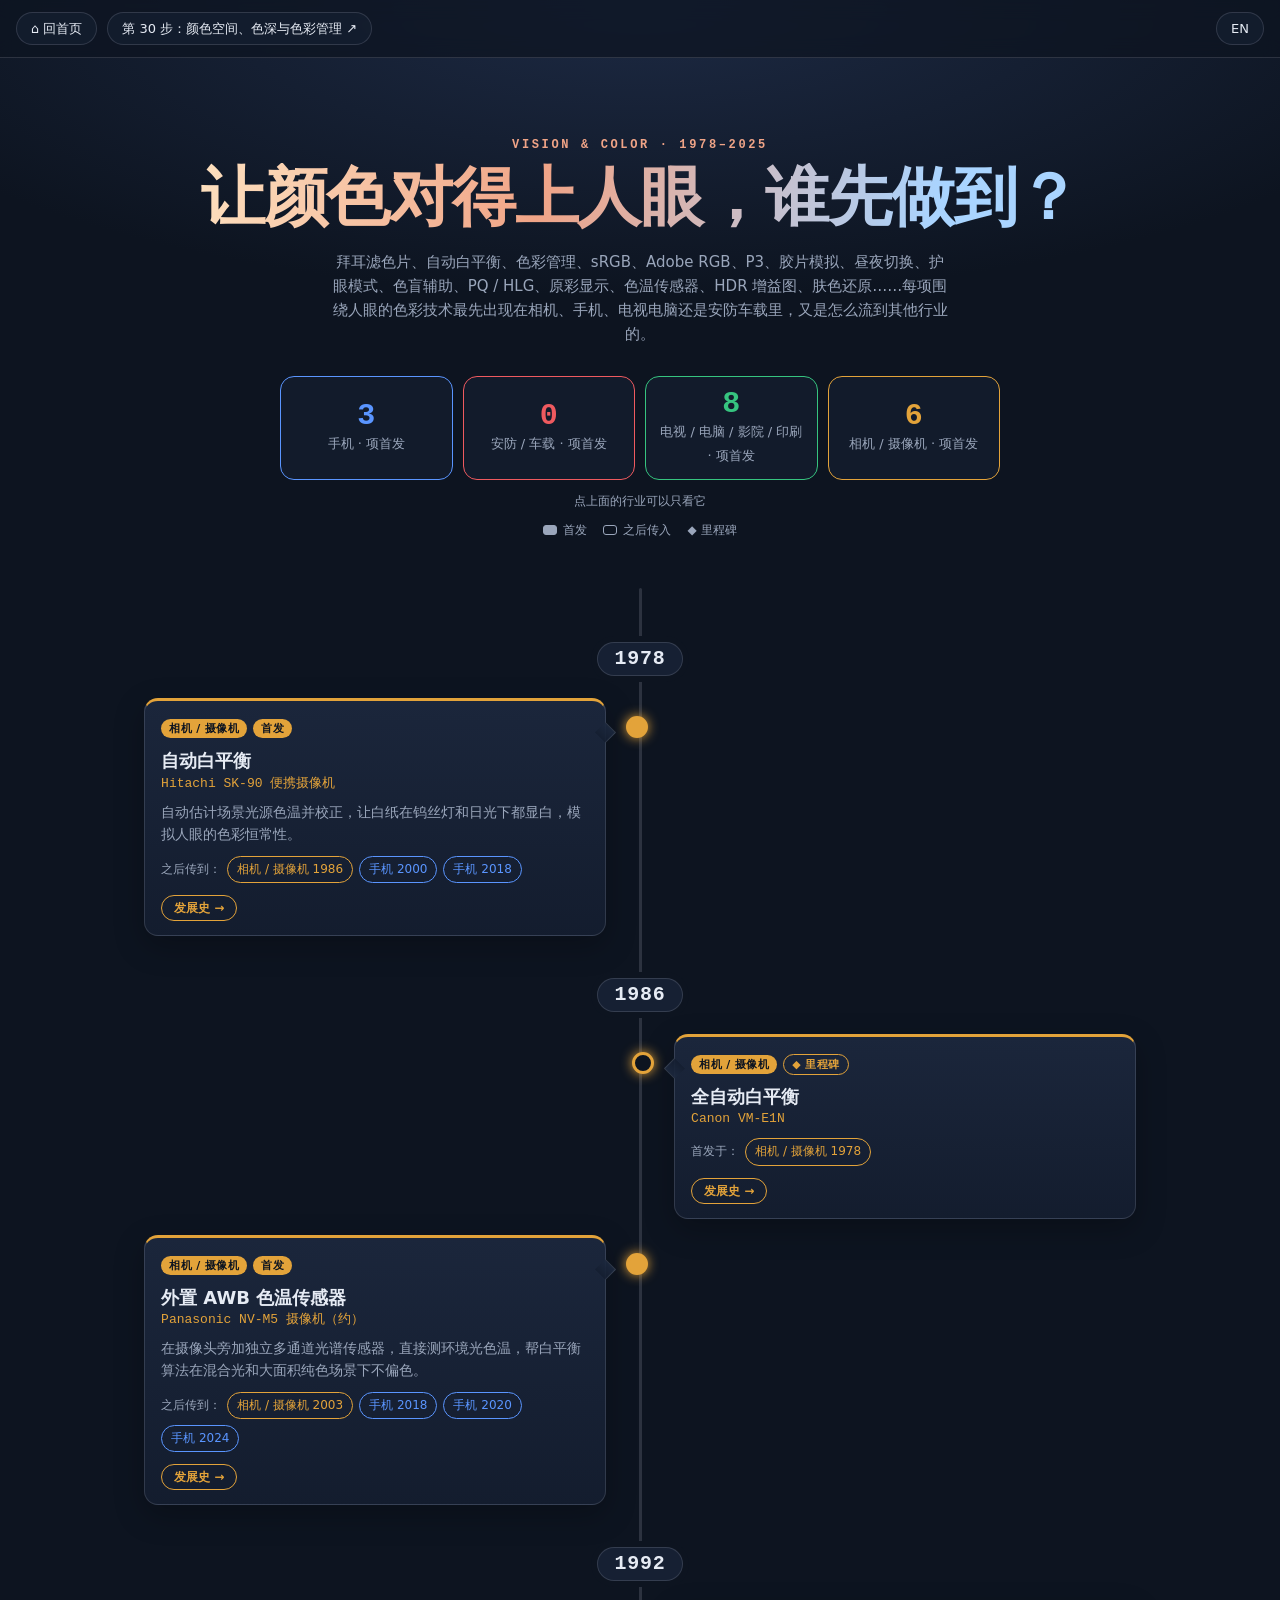
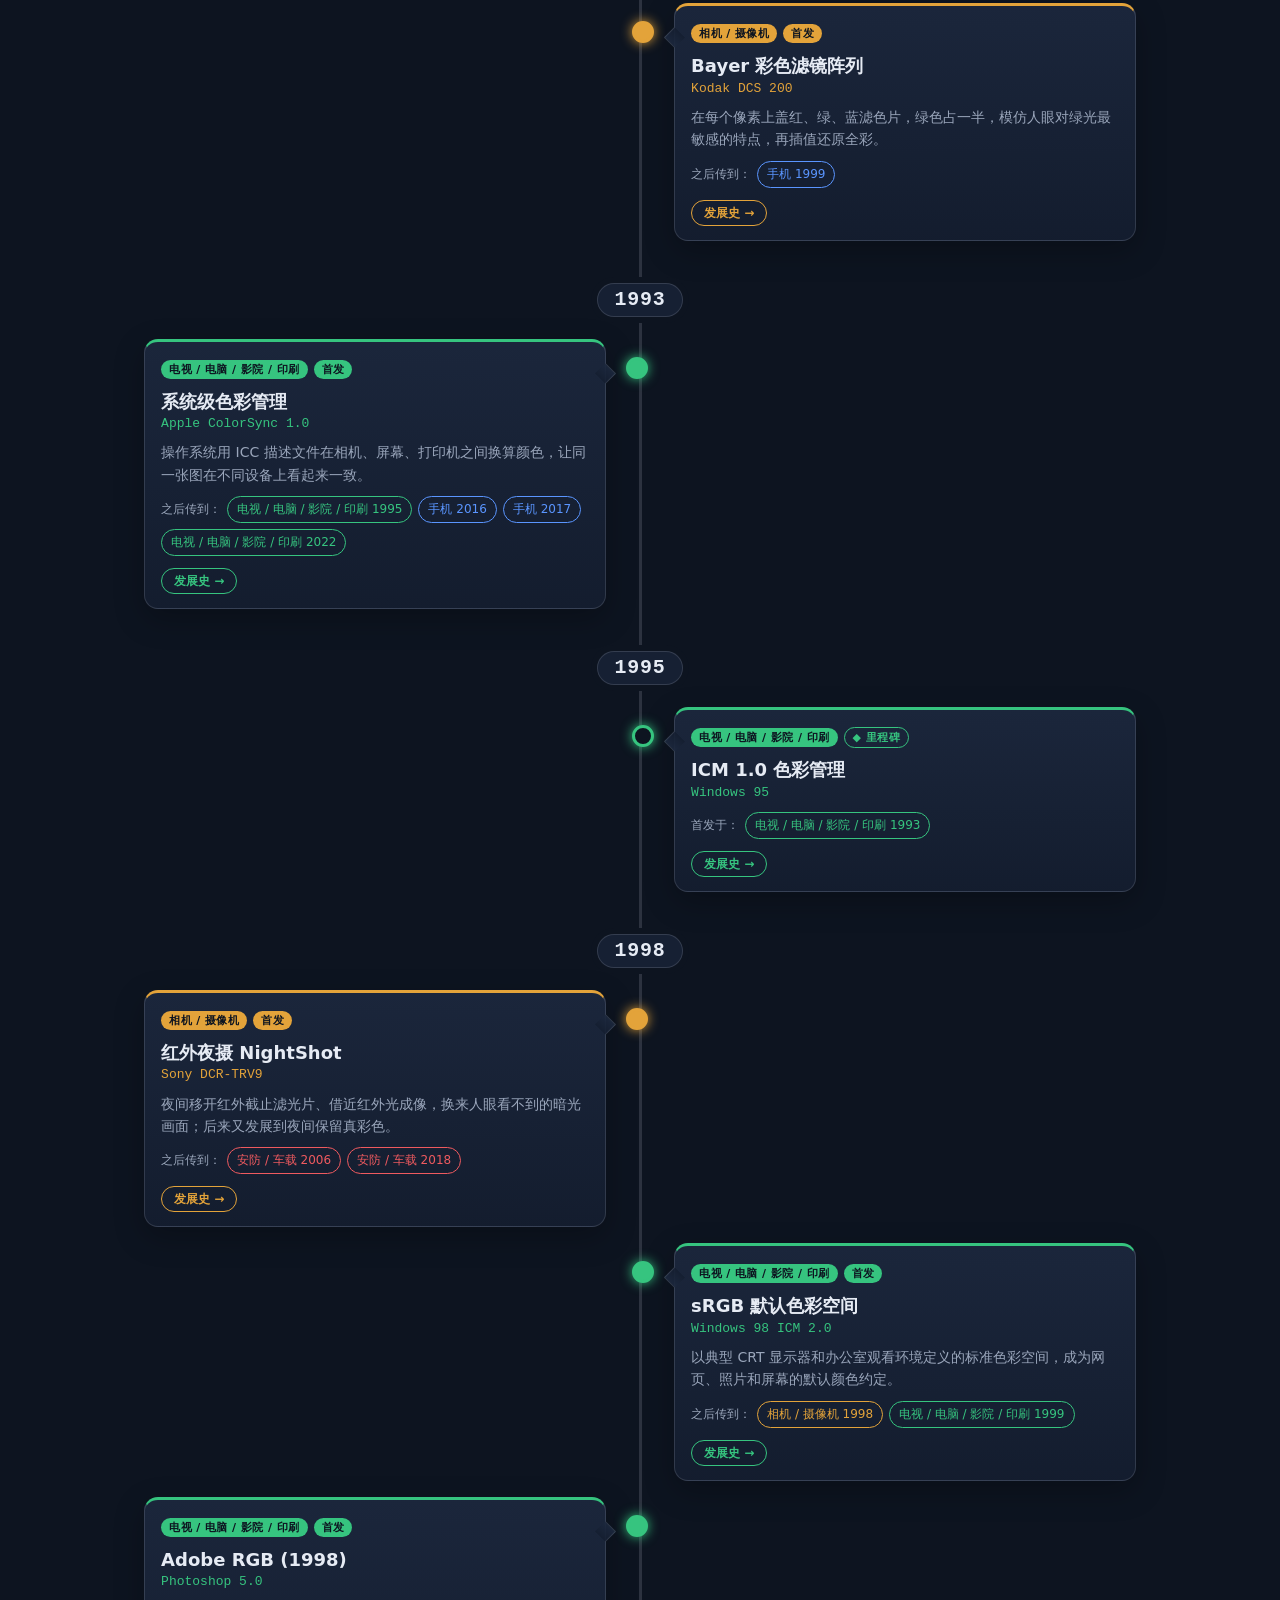
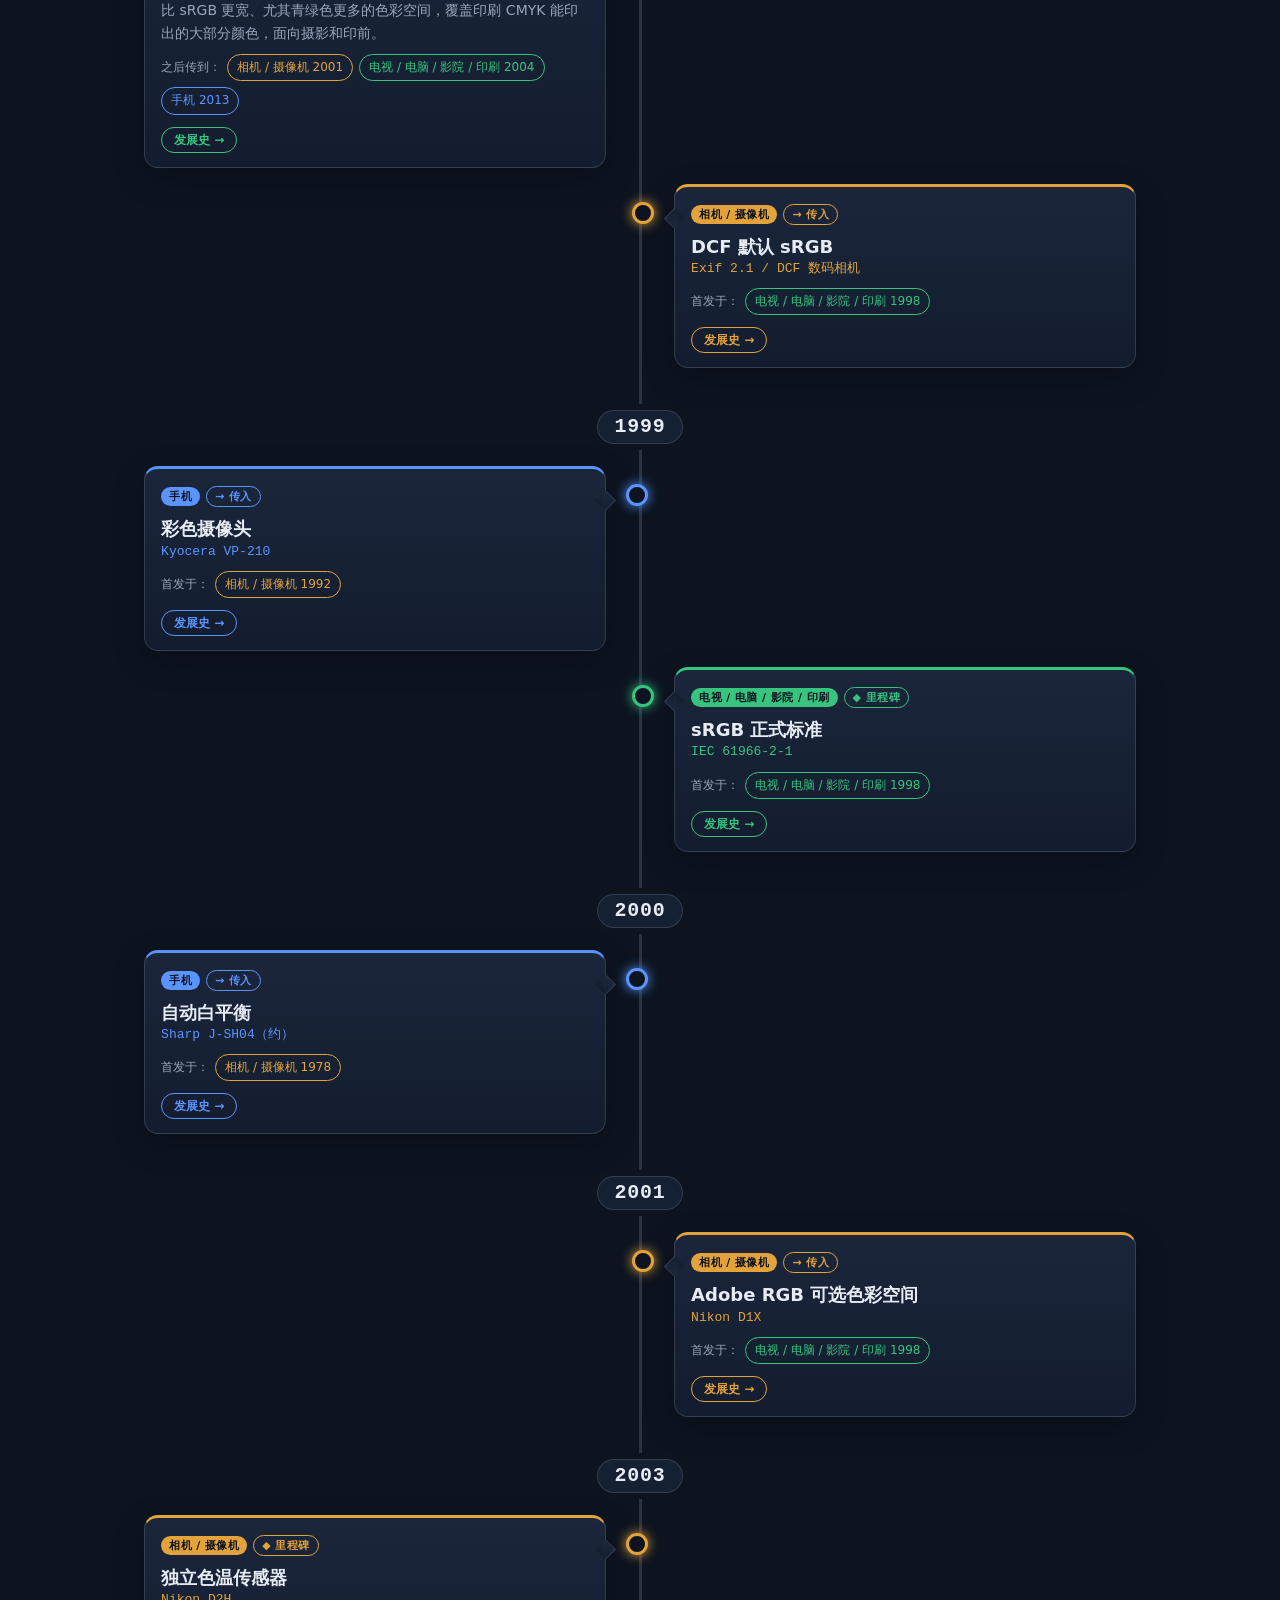
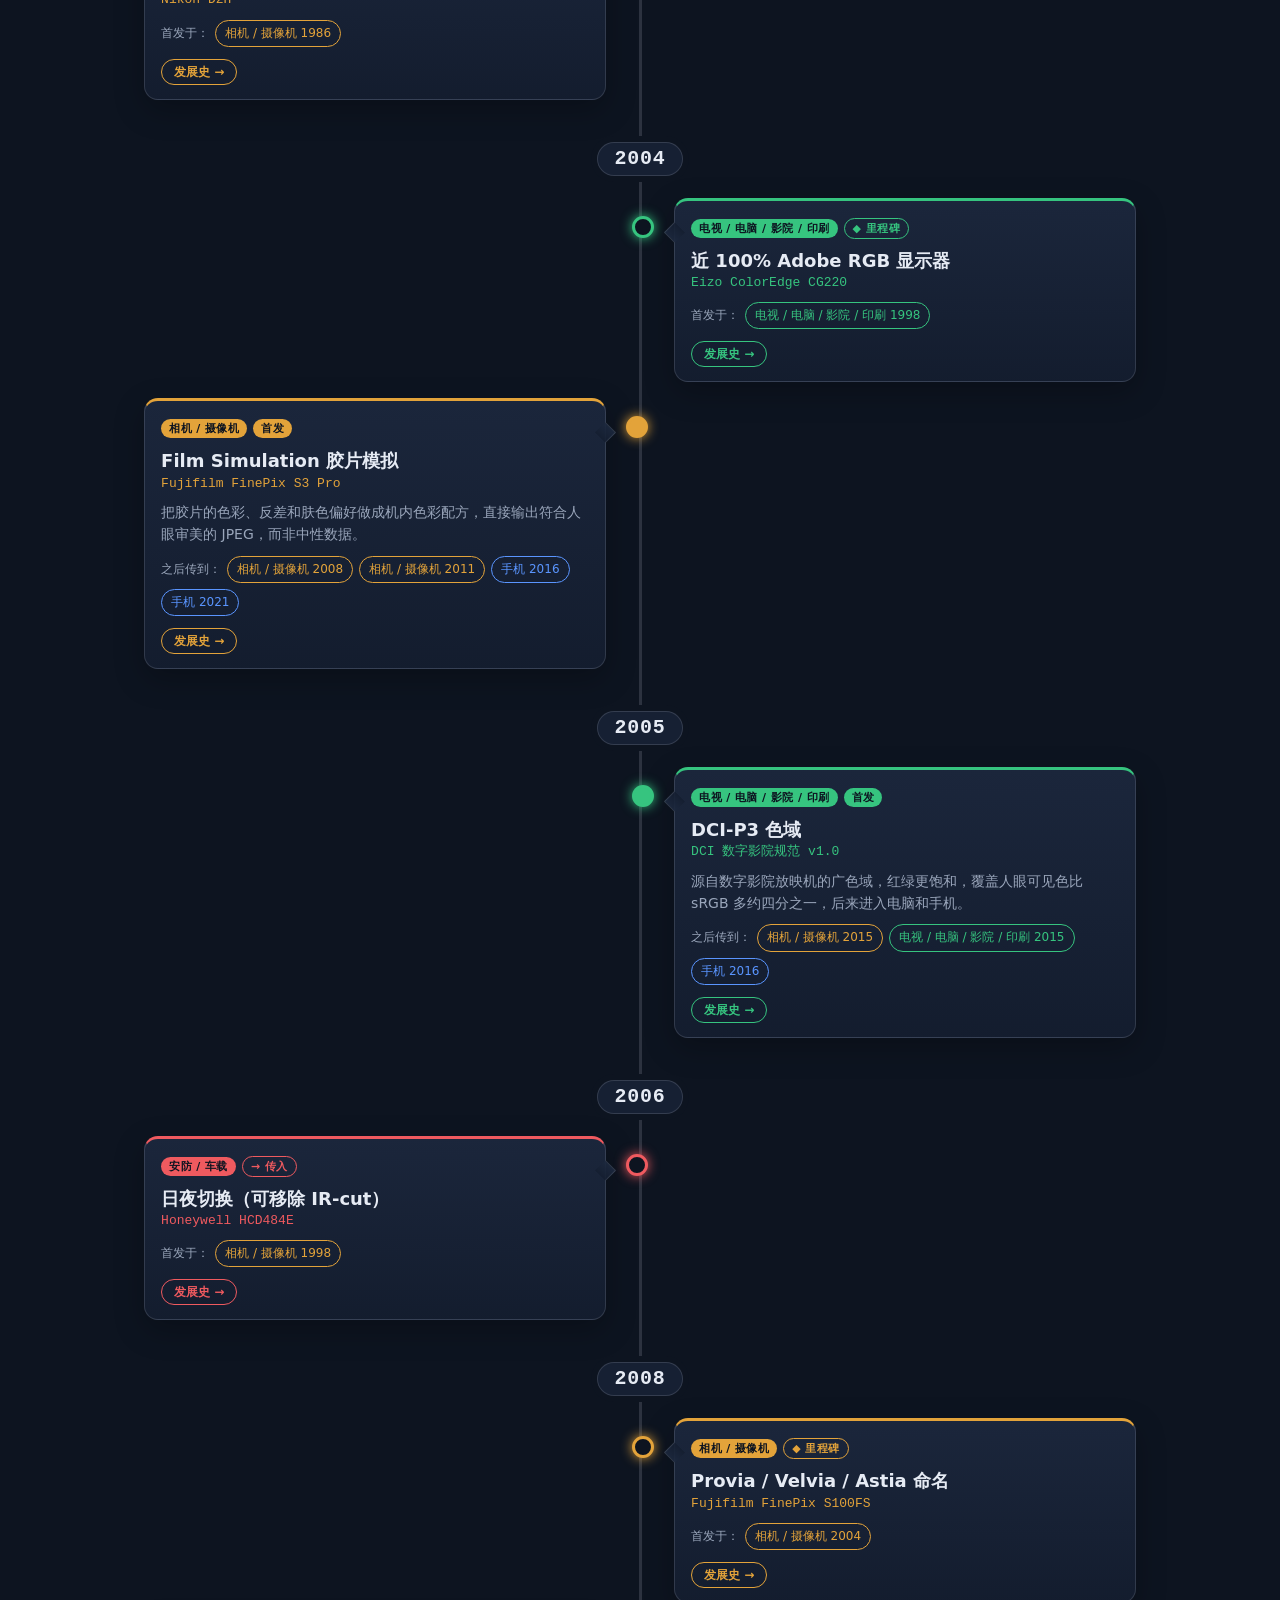
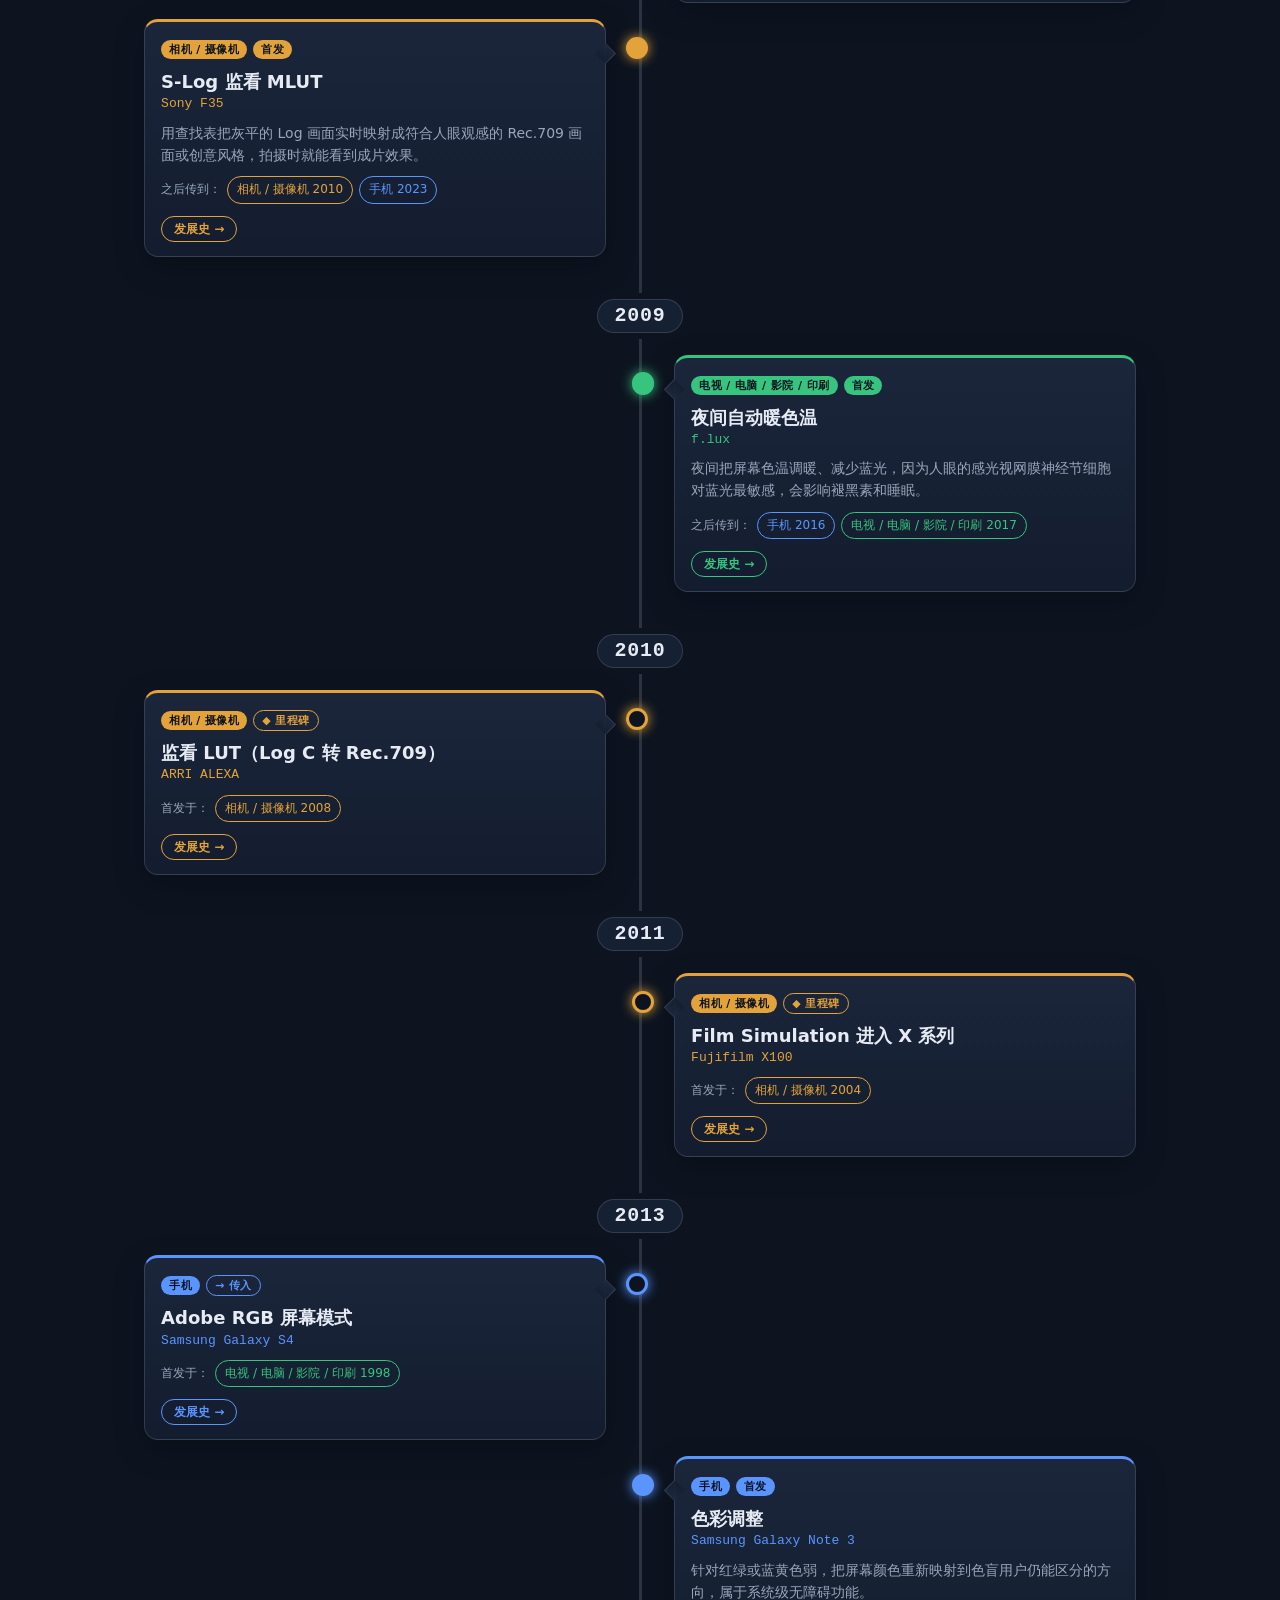
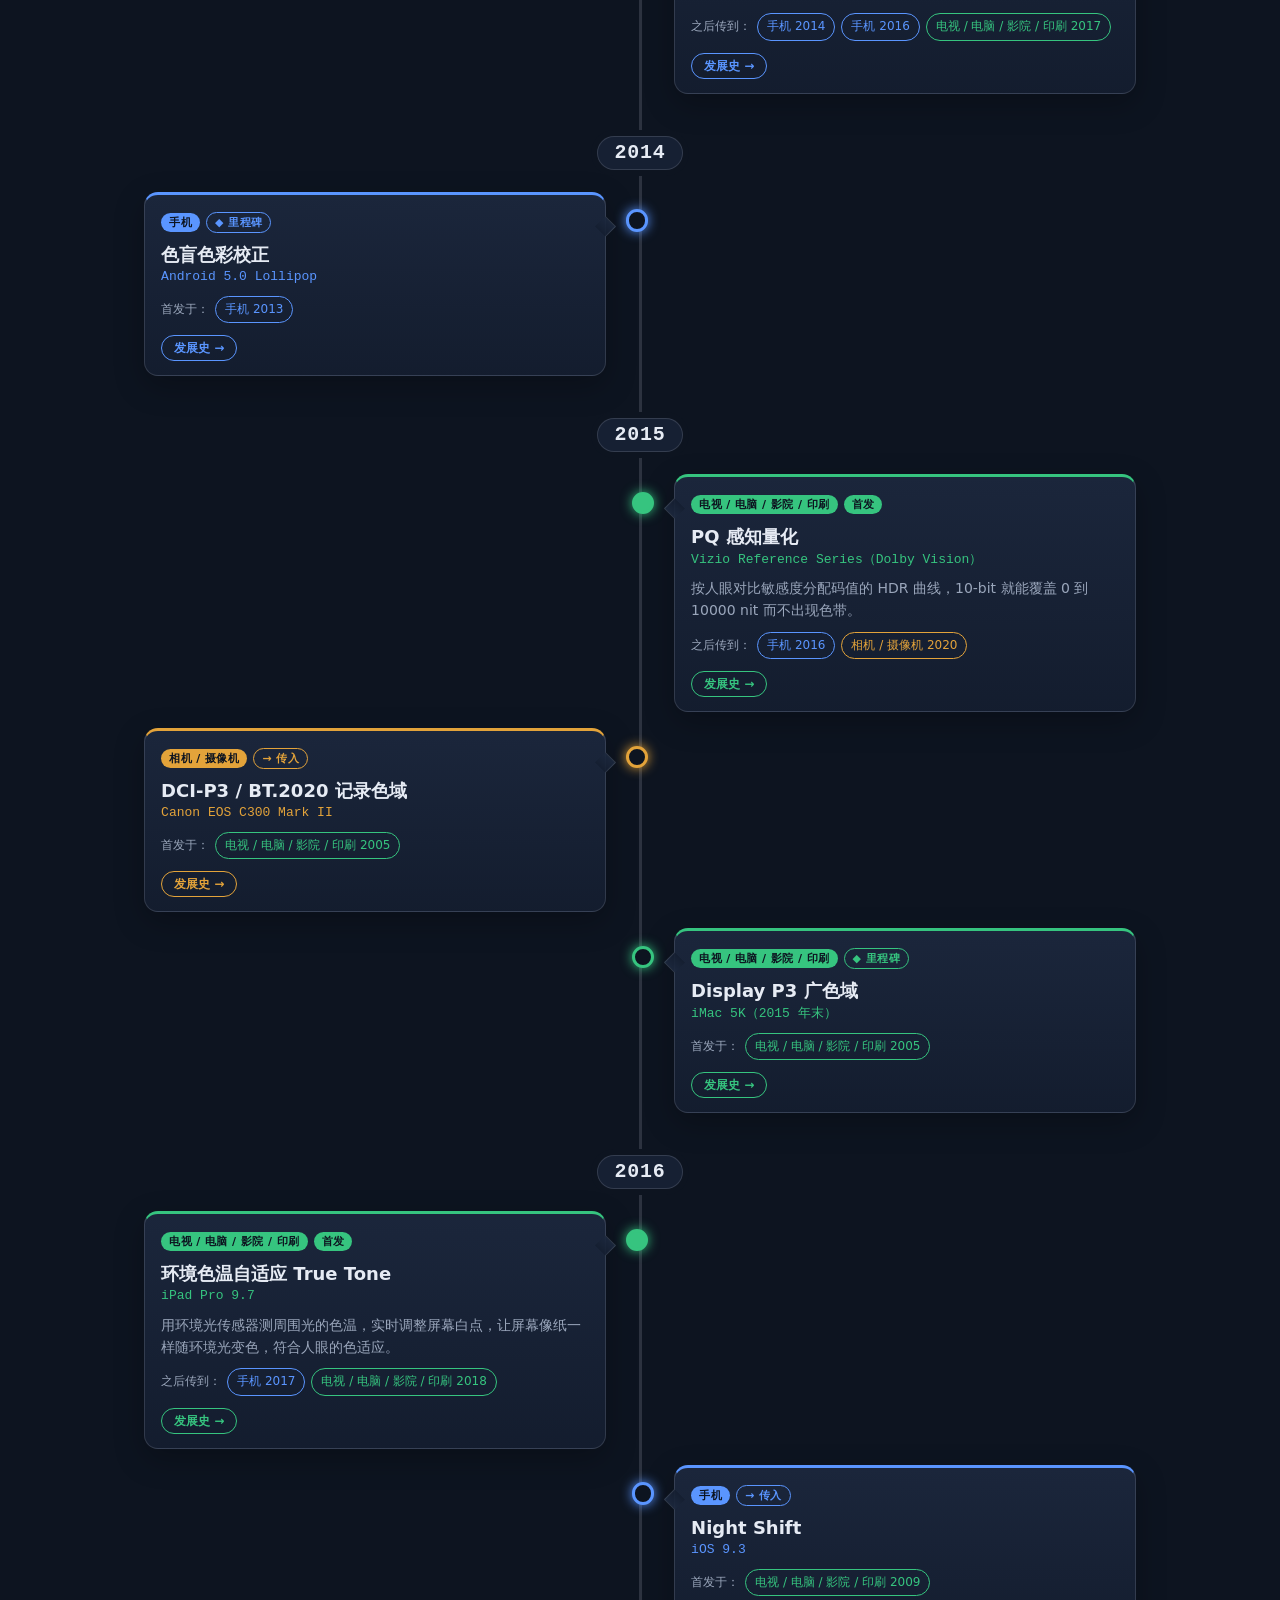
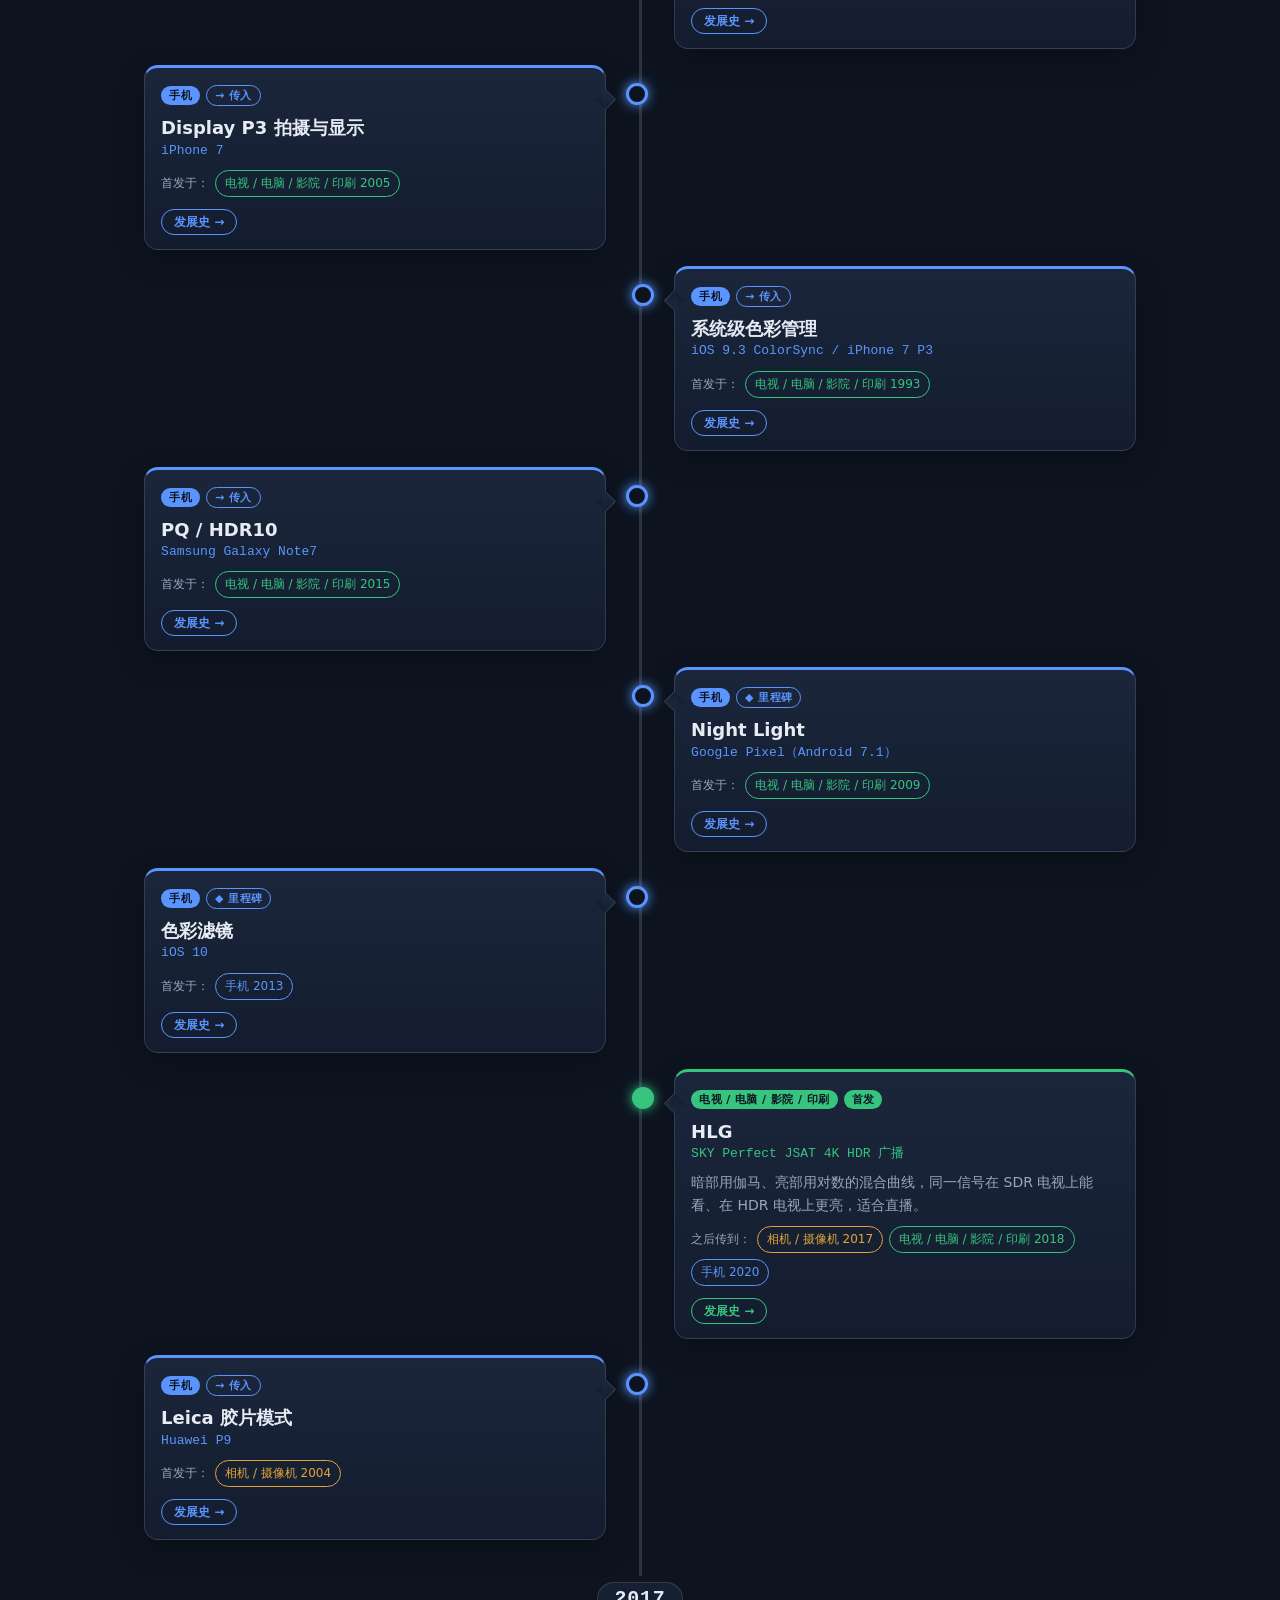
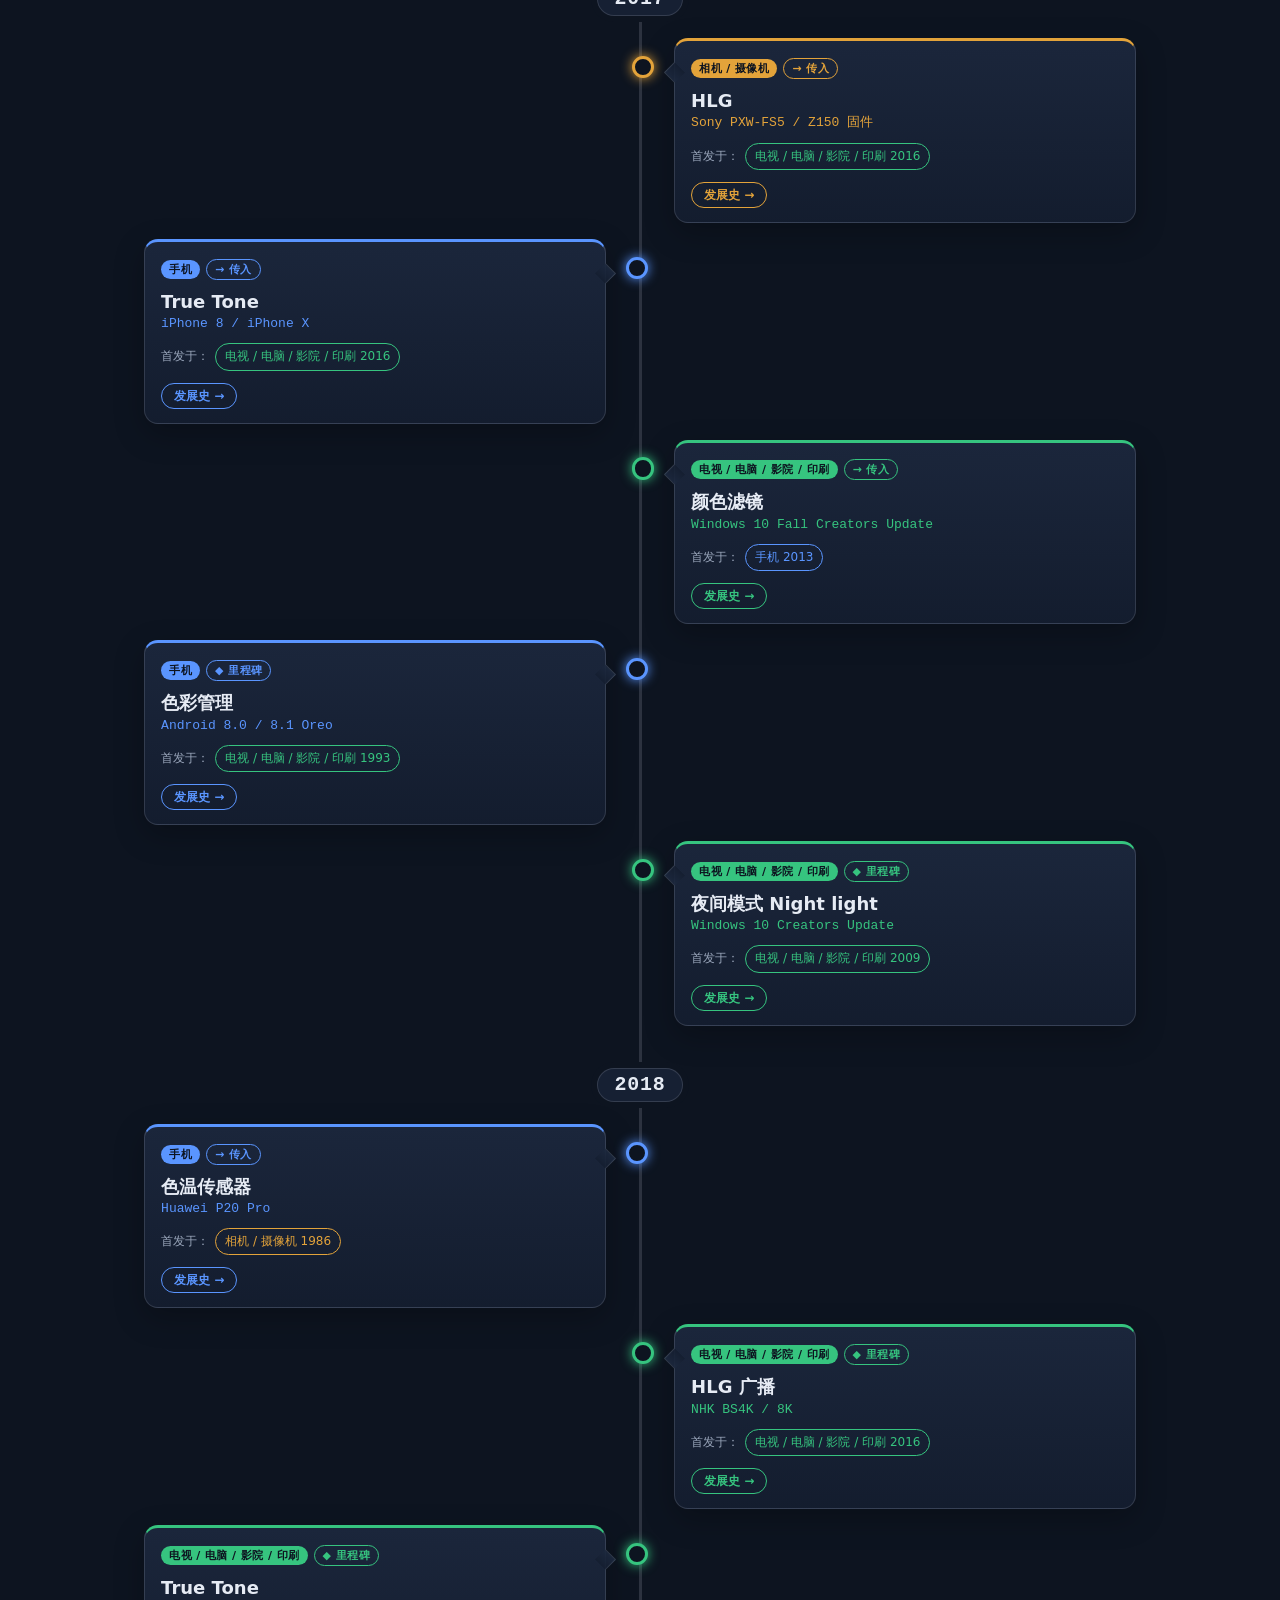
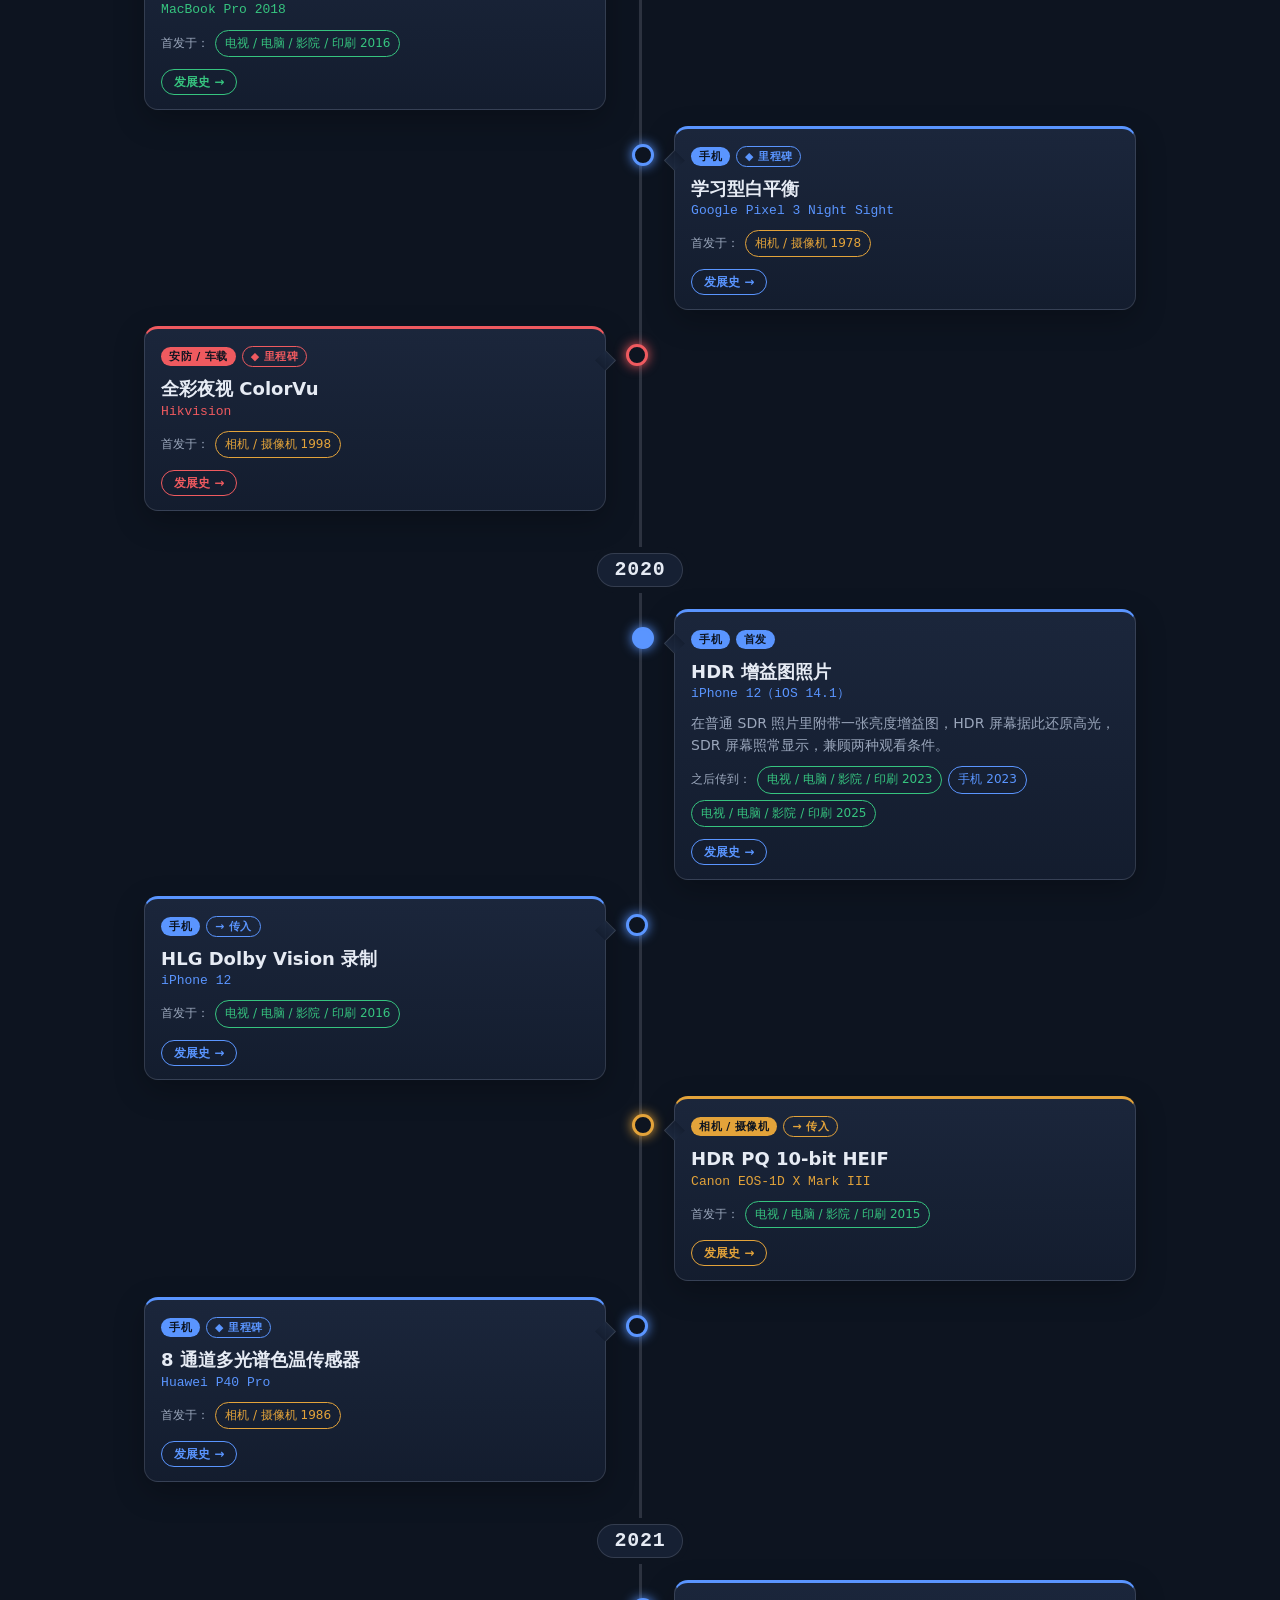
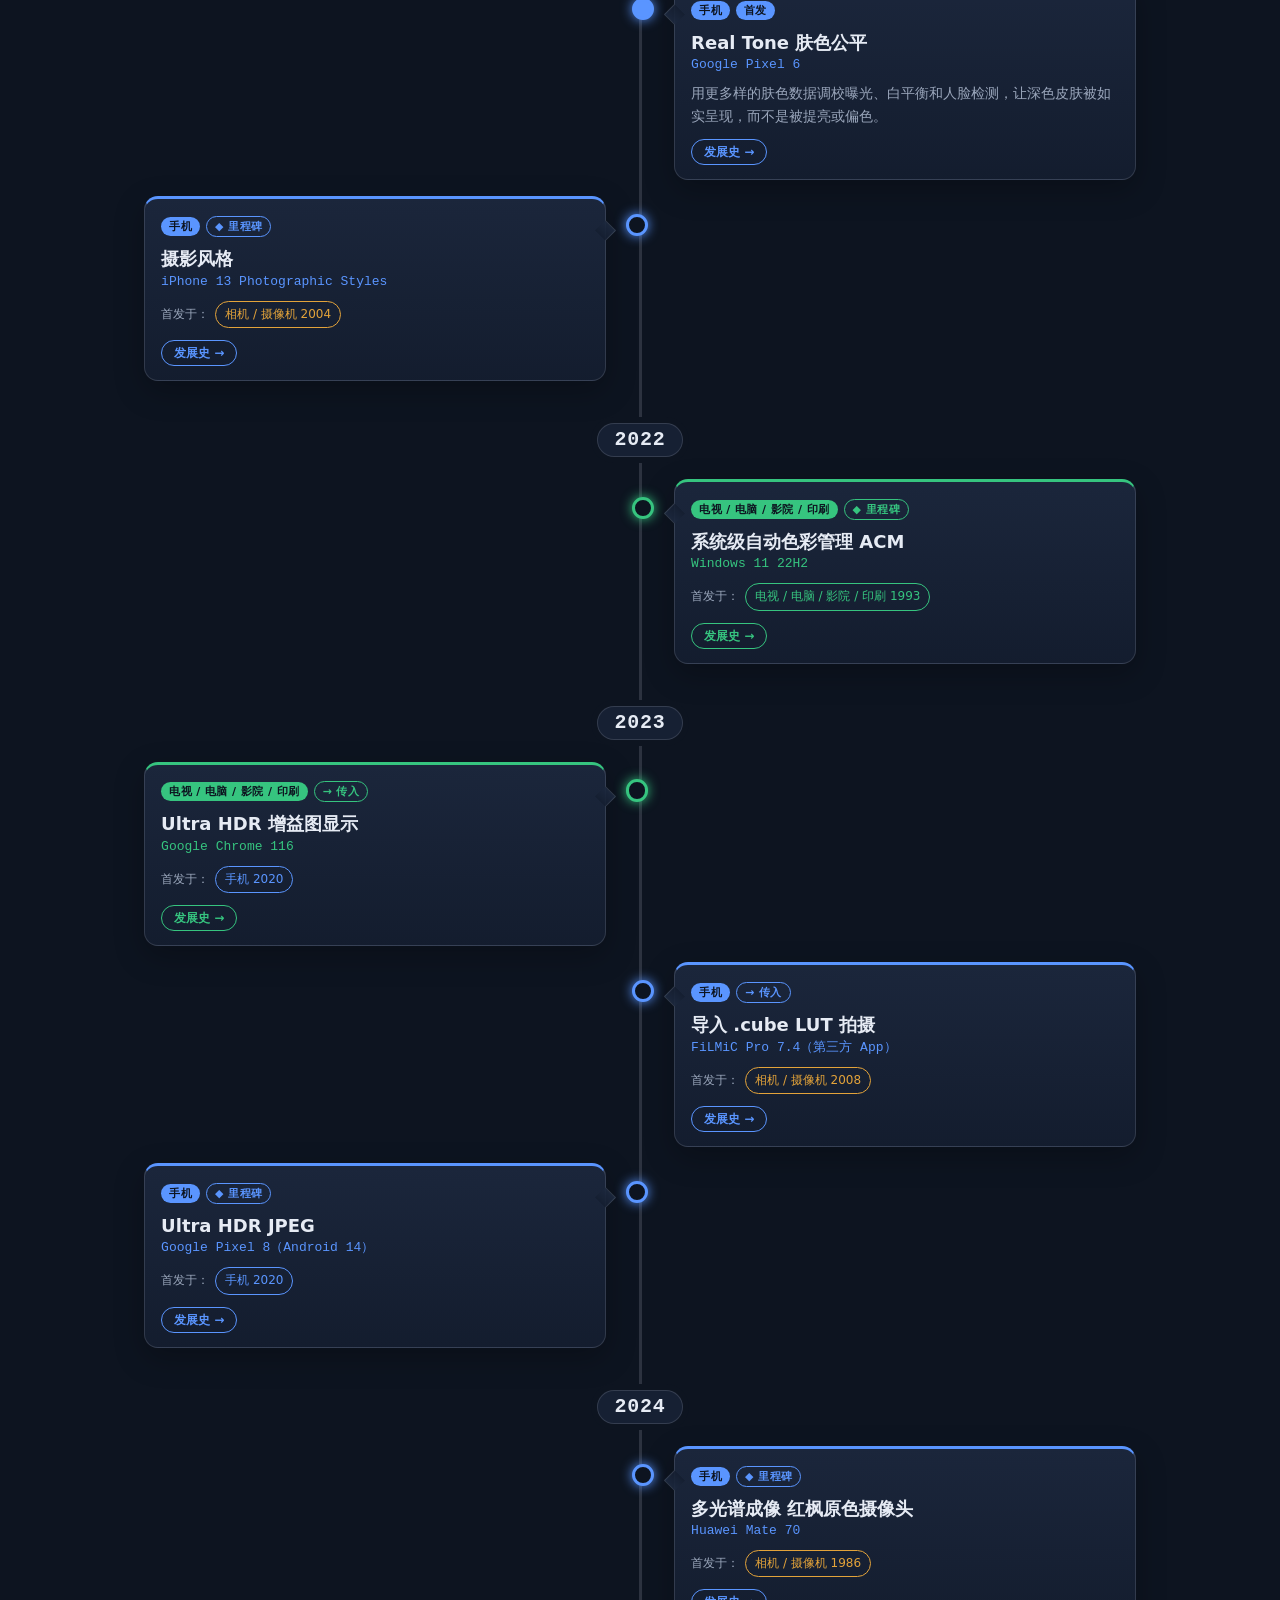
<file: color-timeline.html>
<!doctype html>
<html lang="zh-CN">
<head>
<meta charset="utf-8">
<meta name="viewport" content="width=device-width, initial-scale=1, viewport-fit=cover">
<title>人眼与色彩技术时间线 · PhotonFall</title>
<meta name="description" content="围绕人眼的色彩技术：拜耳滤色片、自动白平衡、色彩管理、sRGB、Adobe RGB、P3 广色域、HDR、原彩显示、护眼模式、色盲辅助、肤色还原……最先用在相机、手机、安防车载还是电视电脑？">
<style>
:root{--bg:#0d1420;--bg2:#162033;--ink:#e6ebf4;--dim:#9aa6bb;--line:rgba(230,235,244,.14);
  --phone:#5a95ff;--auto:#ef5a5f;--ind:#36c47f;--cam:#e3a33a;--accent:#f0a487;
  --sans:-apple-system,BlinkMacSystemFont,"PingFang SC","Hiragino Sans GB","Microsoft YaHei","Noto Sans SC",system-ui,sans-serif;
  --serif:"Songti SC","Noto Serif SC",Georgia,serif;--mono:ui-monospace,"SF Mono",Menlo,Consolas,monospace}
*{box-sizing:border-box}
html{font-size:clamp(15px,.55vw + 7px,32px)}
html{scroll-behavior:smooth}
body{margin:0;font-size:1rem;background:radial-gradient(120% 60% at 50% 0%,#1d2a44 0%,var(--bg) 55%) fixed,var(--bg);color:var(--ink);font:1rem/1.6 var(--sans);overflow-x:hidden}
a{color:inherit}
#bar{position:fixed;z-index:20;top:0;left:0;height:3px;width:0;background:linear-gradient(90deg,var(--phone),var(--auto),var(--ind),var(--cam))}
header{position:sticky;top:0;z-index:10;display:flex;align-items:center;gap:0.667rem;padding:0.8rem 1.07rem;background:rgba(13,20,32,.72);backdrop-filter:blur(0.667rem);-webkit-backdrop-filter:blur(0.667rem);border-bottom:1px solid var(--line)}
header a,header button{border:1px solid var(--line);border-radius:66.6rem;background:rgba(22,32,51,.7);color:var(--ink);font:500 0.867rem/1 var(--sans);padding:0.6rem 0.933rem;text-decoration:none;cursor:pointer}
header a:hover,header button:hover{border-color:var(--accent)}
header .sp{flex:1}
.hero{max-width:80vw;margin:0 auto;padding:clamp(2.67rem,9vh,6.4rem) 1.07rem 1.6rem;text-align:center}
.eye{margin:0 0 0.8rem;font:600 0.8rem/1 var(--mono);letter-spacing:.22em;text-transform:uppercase;color:var(--accent)}
h1{margin:0;font:800 clamp(2.27rem,5vw,7rem)/1.08 var(--sans);letter-spacing:-.02em;background:linear-gradient(100deg,#ffe9c7,#f0a487 40%,#a9d4ff 80%);-webkit-background-clip:text;background-clip:text;color:transparent}
.sub{max-width:41.3rem;margin:1.2rem auto 0;color:var(--dim)}
.stats{display:grid;grid-template-columns:repeat(4,minmax(0,1fr));gap:0.667rem;max-width:48rem;margin:2rem auto 0;padding:0;list-style:none}
.stats li{display:flex}
@media (max-width:560px){.stats{grid-template-columns:repeat(2,minmax(0,1fr))}}
.stats button{width:100%;border:1.5px solid var(--c);border-radius:0.933rem;background:rgba(22,32,51,.6);color:var(--ink);padding:0.8rem 0.933rem;cursor:pointer;font:inherit;transition:opacity .2s,transform .2s,background .2s}
.stats button:hover{transform:translateY(-2px)}
.stats button[aria-pressed=false]{opacity:.35}
.stats b{display:block;font:800 2rem/1 var(--mono);color:var(--c)}
.stats span{font-size:0.867rem;color:var(--dim)}
.hint{margin:0.8rem 0 0;font-size:0.8rem;color:var(--dim)}
.legend{display:flex;justify-content:center;gap:1.07rem;margin:0.667rem 0 0;font-size:0.8rem;color:var(--dim)}
.legend i{display:inline-block;width:0.933rem;height:0.667rem;border-radius:3px;margin-right:0.4rem;vertical-align:-1px;border:1.5px solid var(--dim)}
.legend .solid i{background:var(--dim)}

/* 时间线主体 */
.tl{position:relative;max-width:80vw;margin:1.6rem auto 0;padding:1.33rem 1.07rem 5.33rem;list-style:none}
.tl::before,.tl .fill{content:"";position:absolute;top:0;left:50%;width:3px;margin-left:-1.5px;border-radius:3px}
.tl::before{bottom:0;background:var(--line)}
.tl .fill{height:0;background:linear-gradient(180deg,var(--cam),var(--auto),var(--ind),var(--phone));box-shadow:0 0 0.933rem rgba(240,164,135,.5)}
.yr{position:relative;display:flex;justify-content:center;margin:2.27rem 0 0.933rem}
.yr span{position:relative;z-index:1;padding:0.4rem 1.07rem;border-radius:66.6rem;background:var(--bg2);border:1px solid var(--line);font:800 1.33rem/1 var(--mono);letter-spacing:.04em;box-shadow:0 0 0 0.4rem var(--bg)}
.it{position:relative;width:50%;padding:0.533rem 2.27rem 0.533rem 0}
.it.r{margin-left:50%;padding:0.533rem 0 0.533rem 2.27rem}
.it::after{content:"";position:absolute;top:1.73rem;right:-.533rem;width:1.07rem;height:1.07rem;border-radius:50%;background:var(--bg);border:3px solid var(--c);box-shadow:0 0 0.8rem var(--c)}
.it.r::after{right:auto;left:-.533rem}
.it.first::after{background:var(--c)}
.card{position:relative;padding:0.933rem 1.07rem;border-radius:0.933rem;background:linear-gradient(180deg,rgba(28,40,62,.92),rgba(20,30,48,.92));border:1px solid var(--line);border-top:3px solid var(--c);box-shadow:0 0.667rem 2rem rgba(0,0,0,.25);
  opacity:0;transform:translateY(1.6rem) scale(.98);transition:opacity .6s ease,transform .6s ease}
.it.in .card{opacity:1;transform:none}
.card::before{content:"";position:absolute;top:1.6rem;right:-.533rem;width:0.933rem;height:0.933rem;background:inherit;border-right:1px solid var(--line);border-top:1px solid var(--line);transform:rotate(45deg)}
.it.r .card::before{right:auto;left:-.533rem;transform:rotate(-135deg)}
.tag{display:inline-flex;gap:0.4rem;align-items:center;font:600 0.733rem/1 var(--sans);letter-spacing:.04em}
.tag em{font-style:normal;padding:0.267rem 0.533rem;border-radius:66.6rem;background:var(--c);color:#0d1420}
.tag .flw{background:transparent;border:1px solid var(--c);color:var(--c)}
.card h3{margin:0.667rem 0 2px;font:700 1.2rem/1.3 var(--sans)}
.card .prod{margin:0;font:500 0.867rem/1.4 var(--mono);color:var(--c)}
.card p.d{margin:0.533rem 0 0;font-size:0.933rem;color:var(--dim)}
.card .to{display:flex;flex-wrap:wrap;gap:0.4rem;margin:0.667rem 0 0;font-size:0.8rem;color:var(--dim);align-items:center}
.card .to a{padding:3px 0.6rem;border-radius:66.6rem;border:1px solid var(--cc);color:var(--cc);text-decoration:none}
.card .to a:hover{background:var(--cc);color:#0d1420}
.it.off{display:none}
.it.flash .card{box-shadow:0 0 0 2px var(--c),0 0.667rem 2rem rgba(0,0,0,.25)}
.refs{margin-top:1.2rem;text-align:left}.refs summary{cursor:pointer;text-align:center}.refs ol{columns:2 22rem;font-size:.8rem;line-height:1.5}.refs a{color:var(--dim)}
footer{max-width:80vw;margin:0 auto;padding:0 1.07rem 4rem;text-align:center;font-size:0.867rem;color:var(--dim)}

@media (max-width:720px){
  .hero,.tl,footer{max-width:none}
  .tl::before,.tl .fill{left:1.6rem}
  .it,.it.r{width:auto;margin-left:0;padding:0.533rem 0 0.533rem 3.47rem}
  .it::after,.it.r::after{left:1.07rem;right:auto}
  .card::before,.it.r .card::before{right:auto;left:-.533rem;transform:rotate(-135deg)}
  .yr{justify-content:flex-start}
  .yr span{margin-left:0}
}
@media (prefers-reduced-motion:reduce){html{scroll-behavior:auto}.card{transition:none;opacity:1;transform:none}}
</style>
</head>
<body data-tl="color">
<div id="bar" aria-hidden="true"></div>
<header>
  <a href="index.html#/" id="home">⌂ PhotonFall</a>
  <a href="index.html#/step/30" id="steplink"></a>
  <span class="sp"></span>
  <button type="button" id="lang"></button>
</header>
<section class="hero">
  <p class="eye" id="eyebrow">Vision &amp; Color</p>
  <h1 id="h1"></h1>
  <p class="sub" id="sub"></p>
  <ul class="stats" id="stats"></ul>
  <p class="hint" id="hint"></p>
  <p class="legend" id="legend"></p>
</section>
<ol class="tl" id="tl"><li class="fill" aria-hidden="true"></li></ol>
<footer id="foot"></footer>

<script src="js/i18n.js"></script>
<script src="js/tl-core.js"></script>
<script src="js/colortl.js"></script>
<script src="js/tl-page.js"></script>
</body>
</html>
</file>
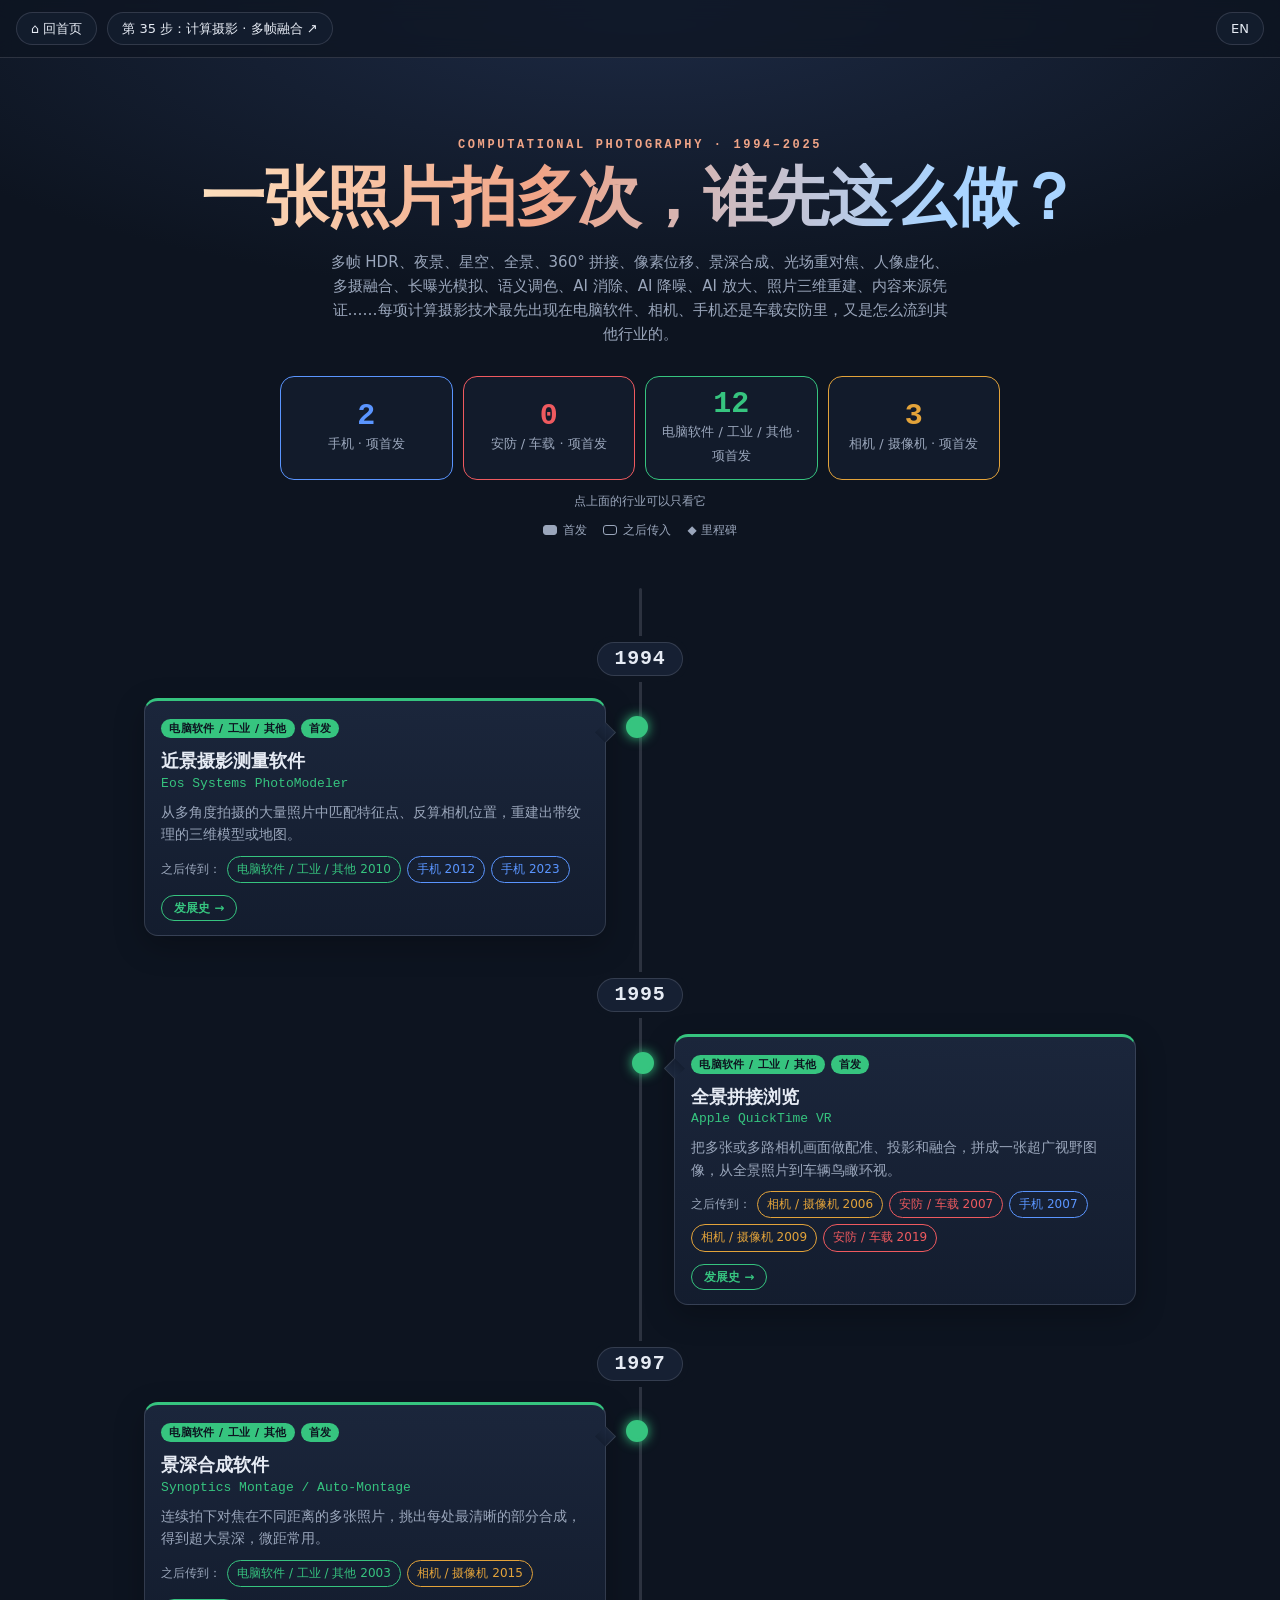
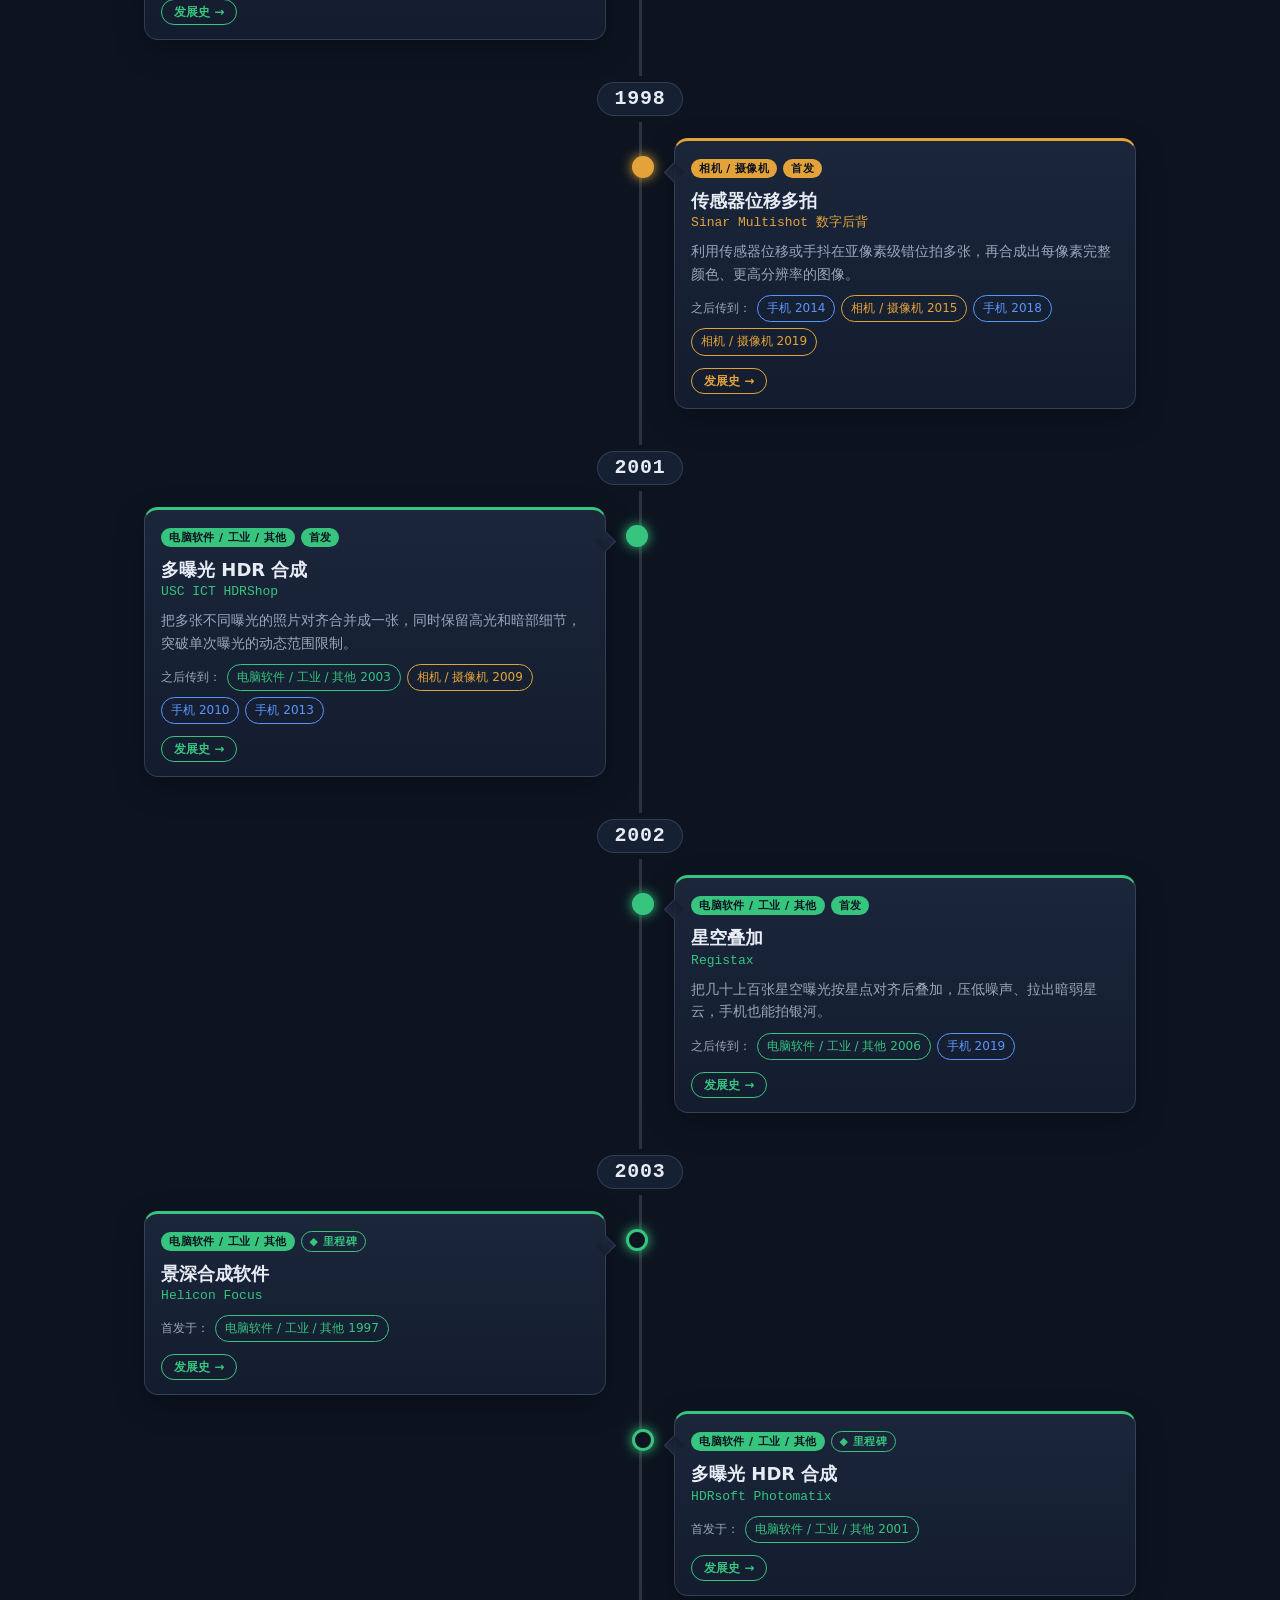
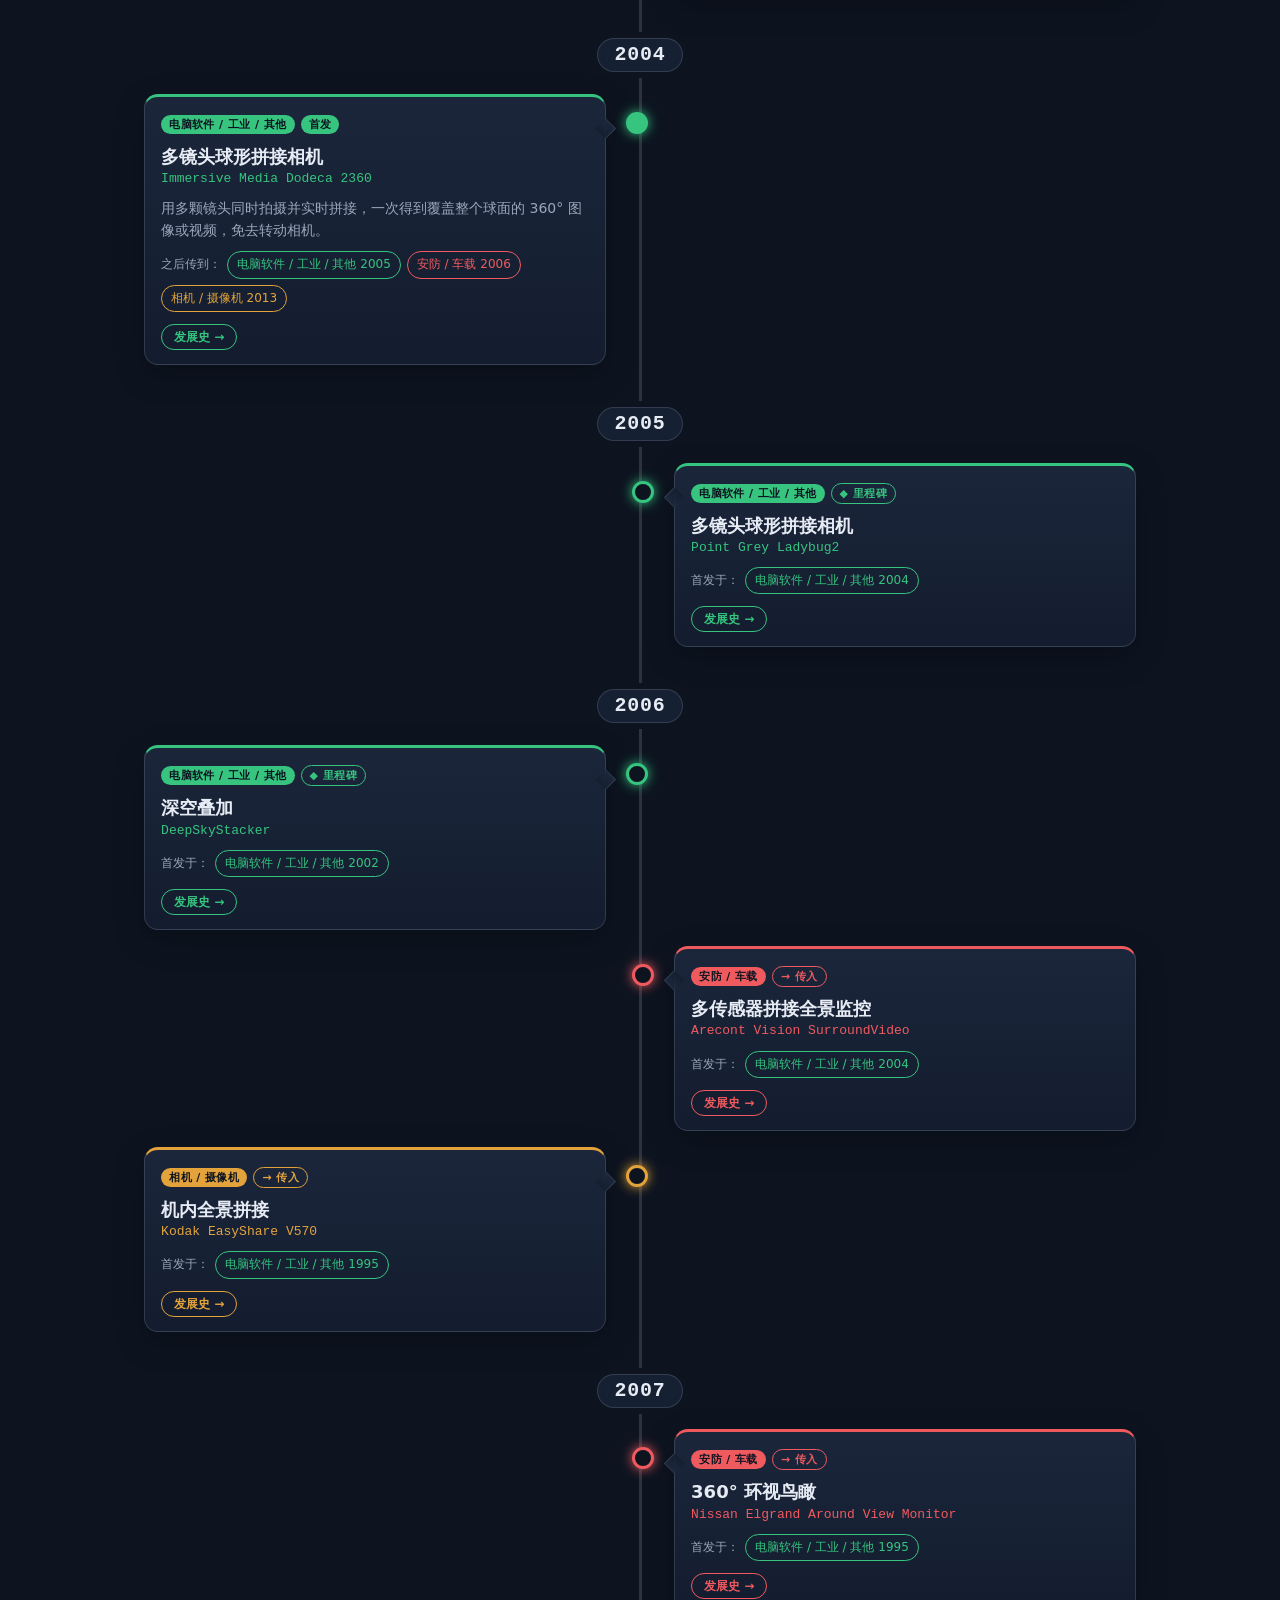
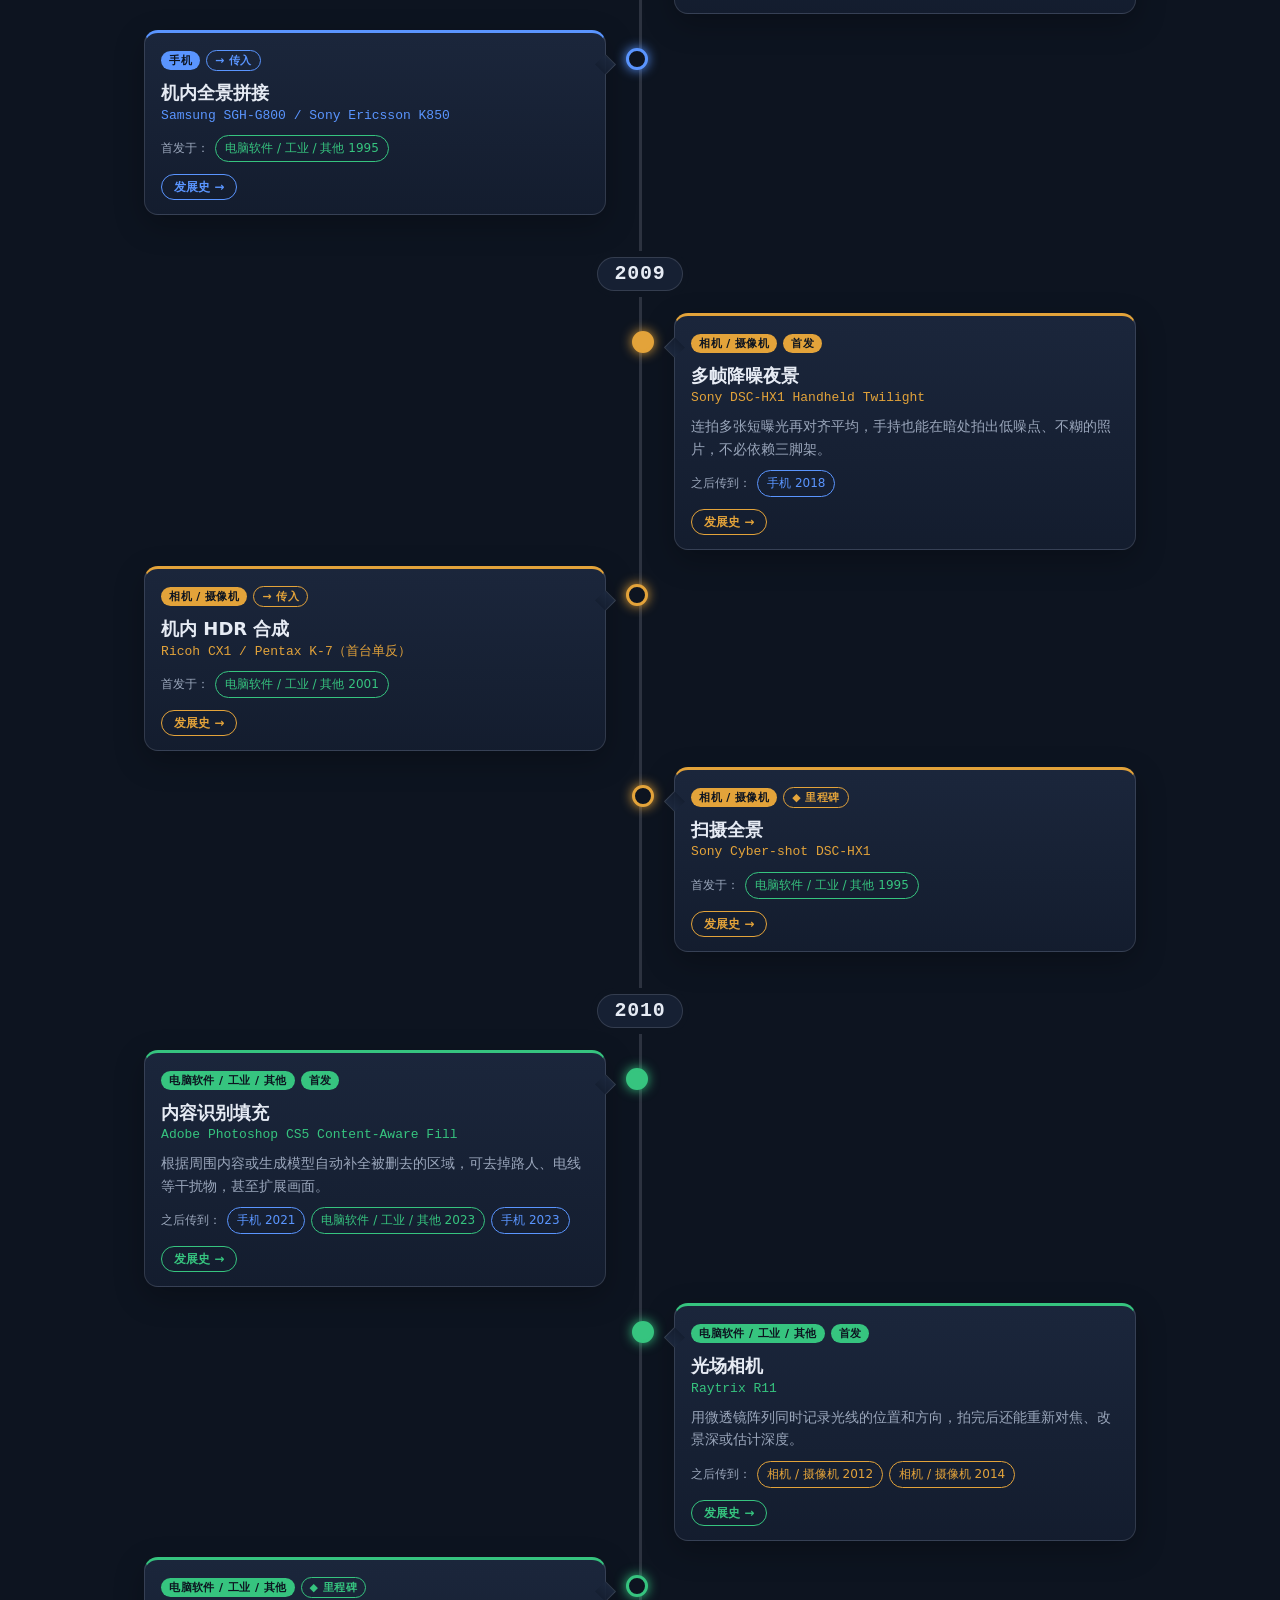
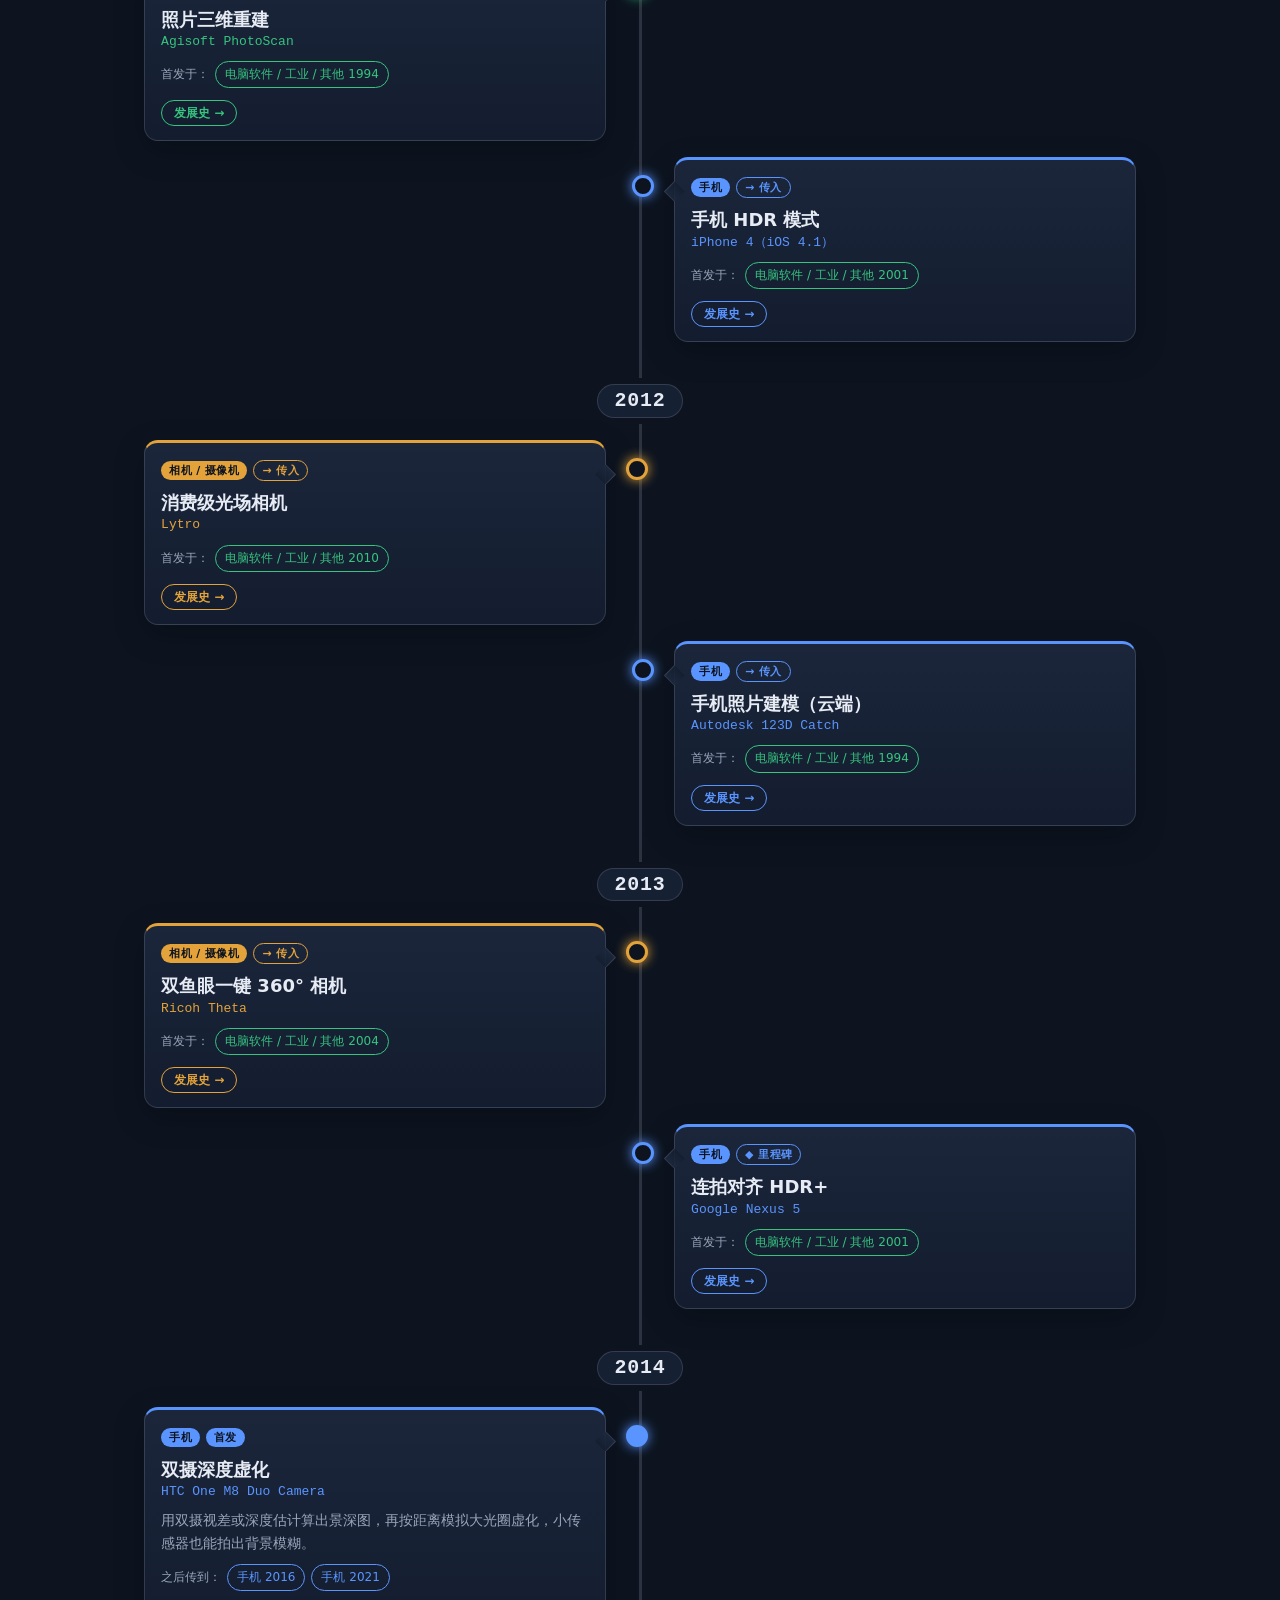
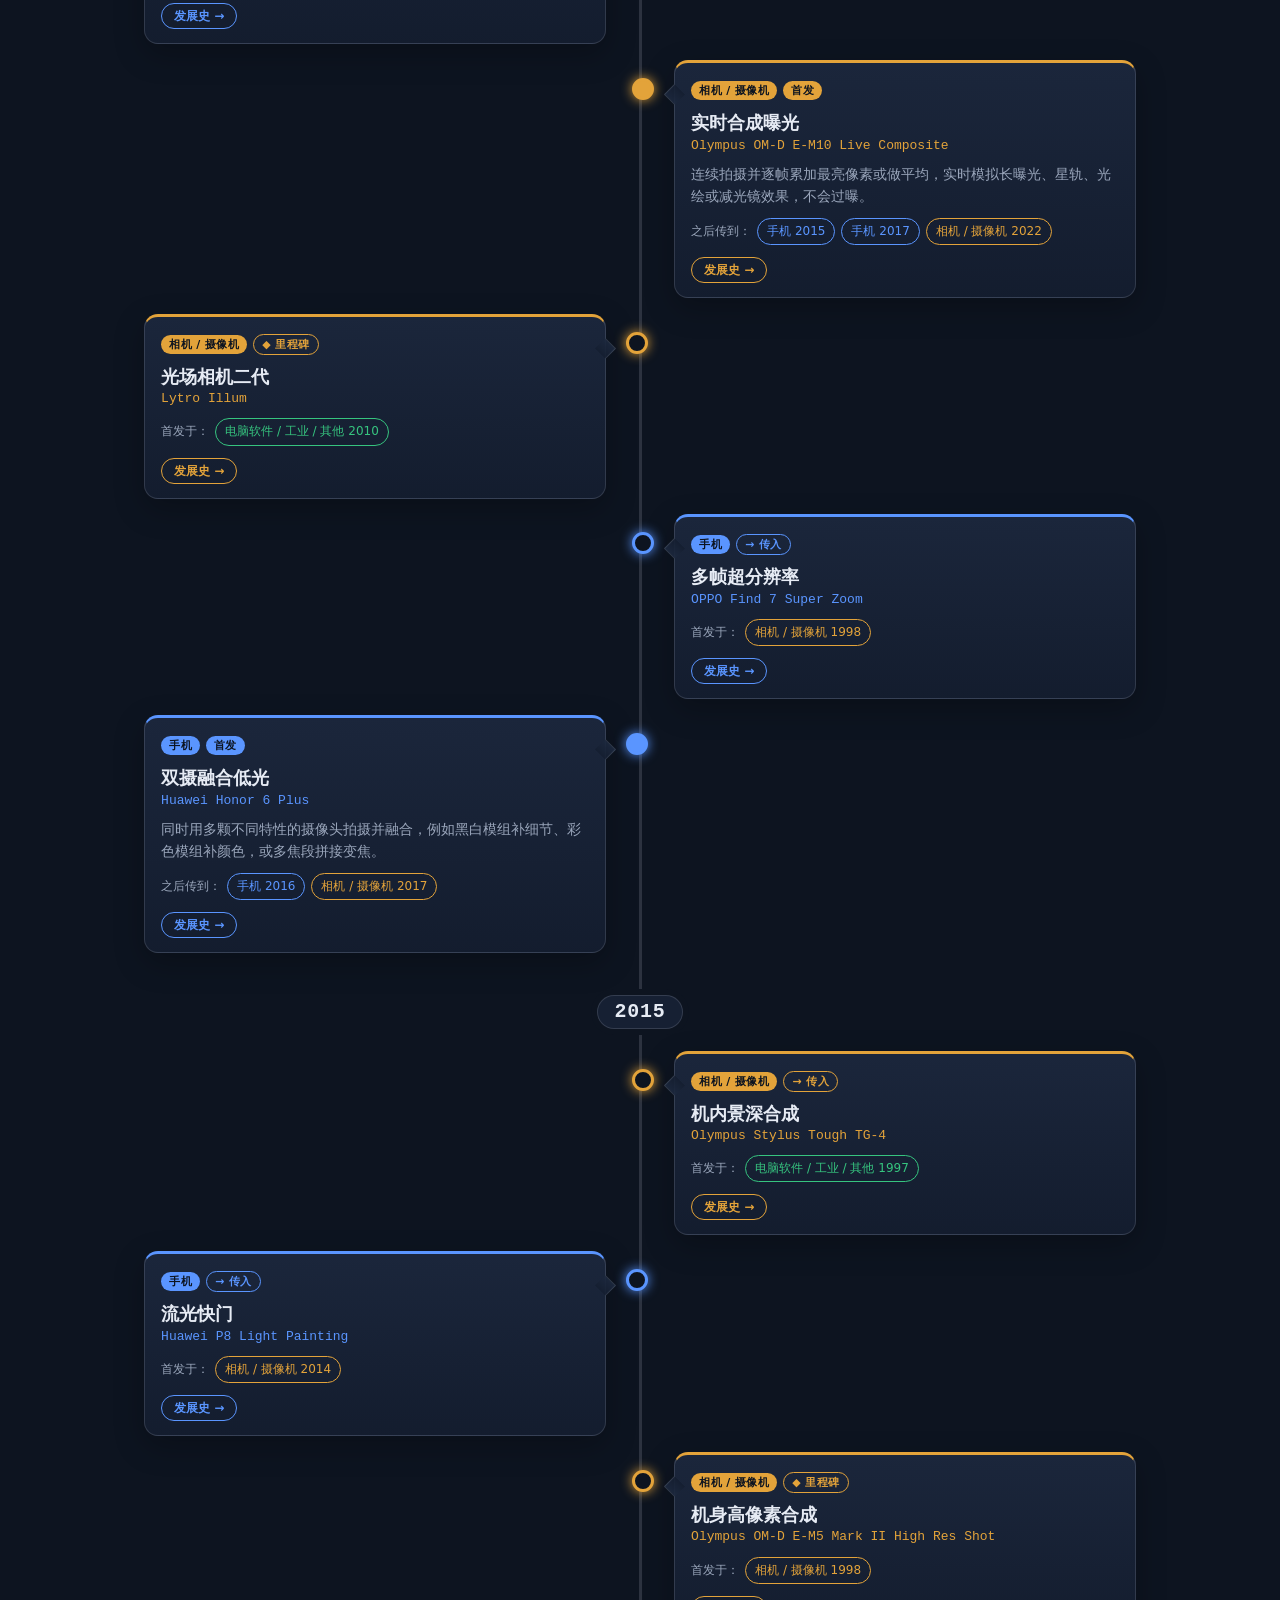
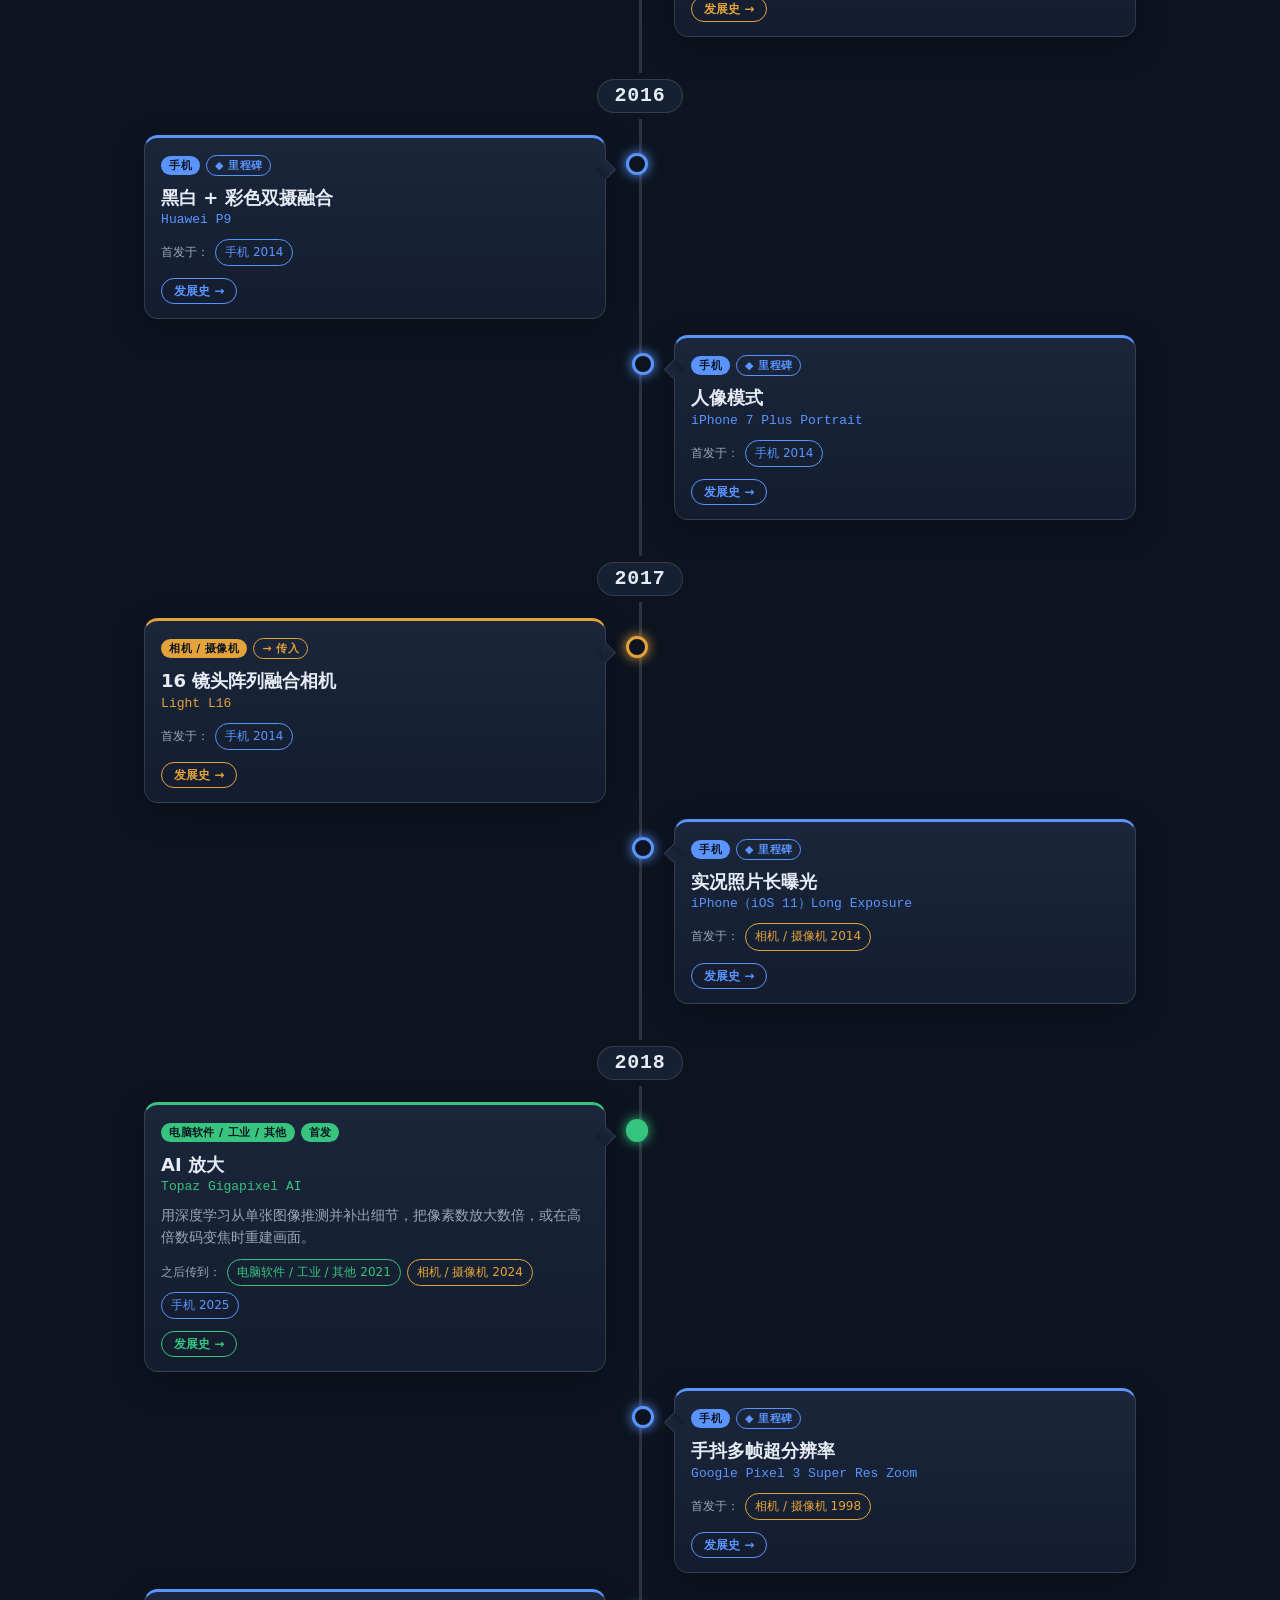
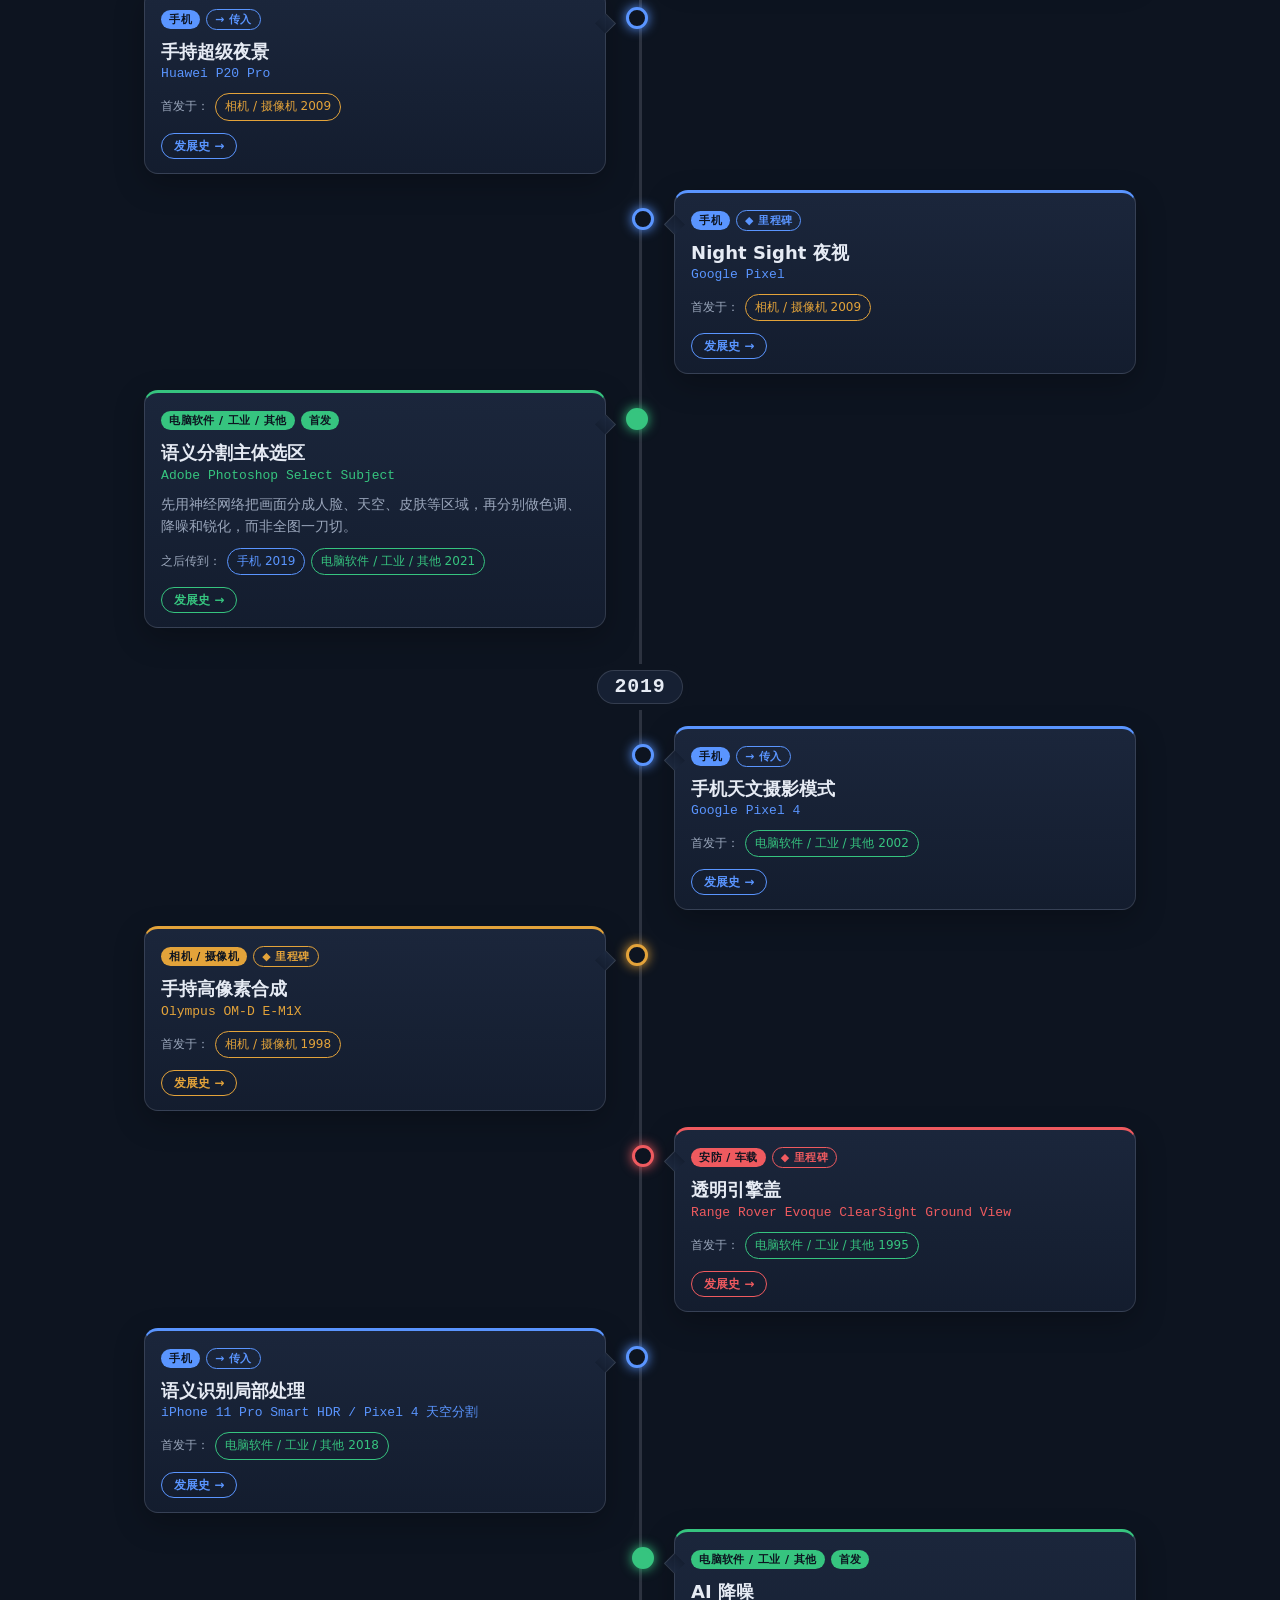
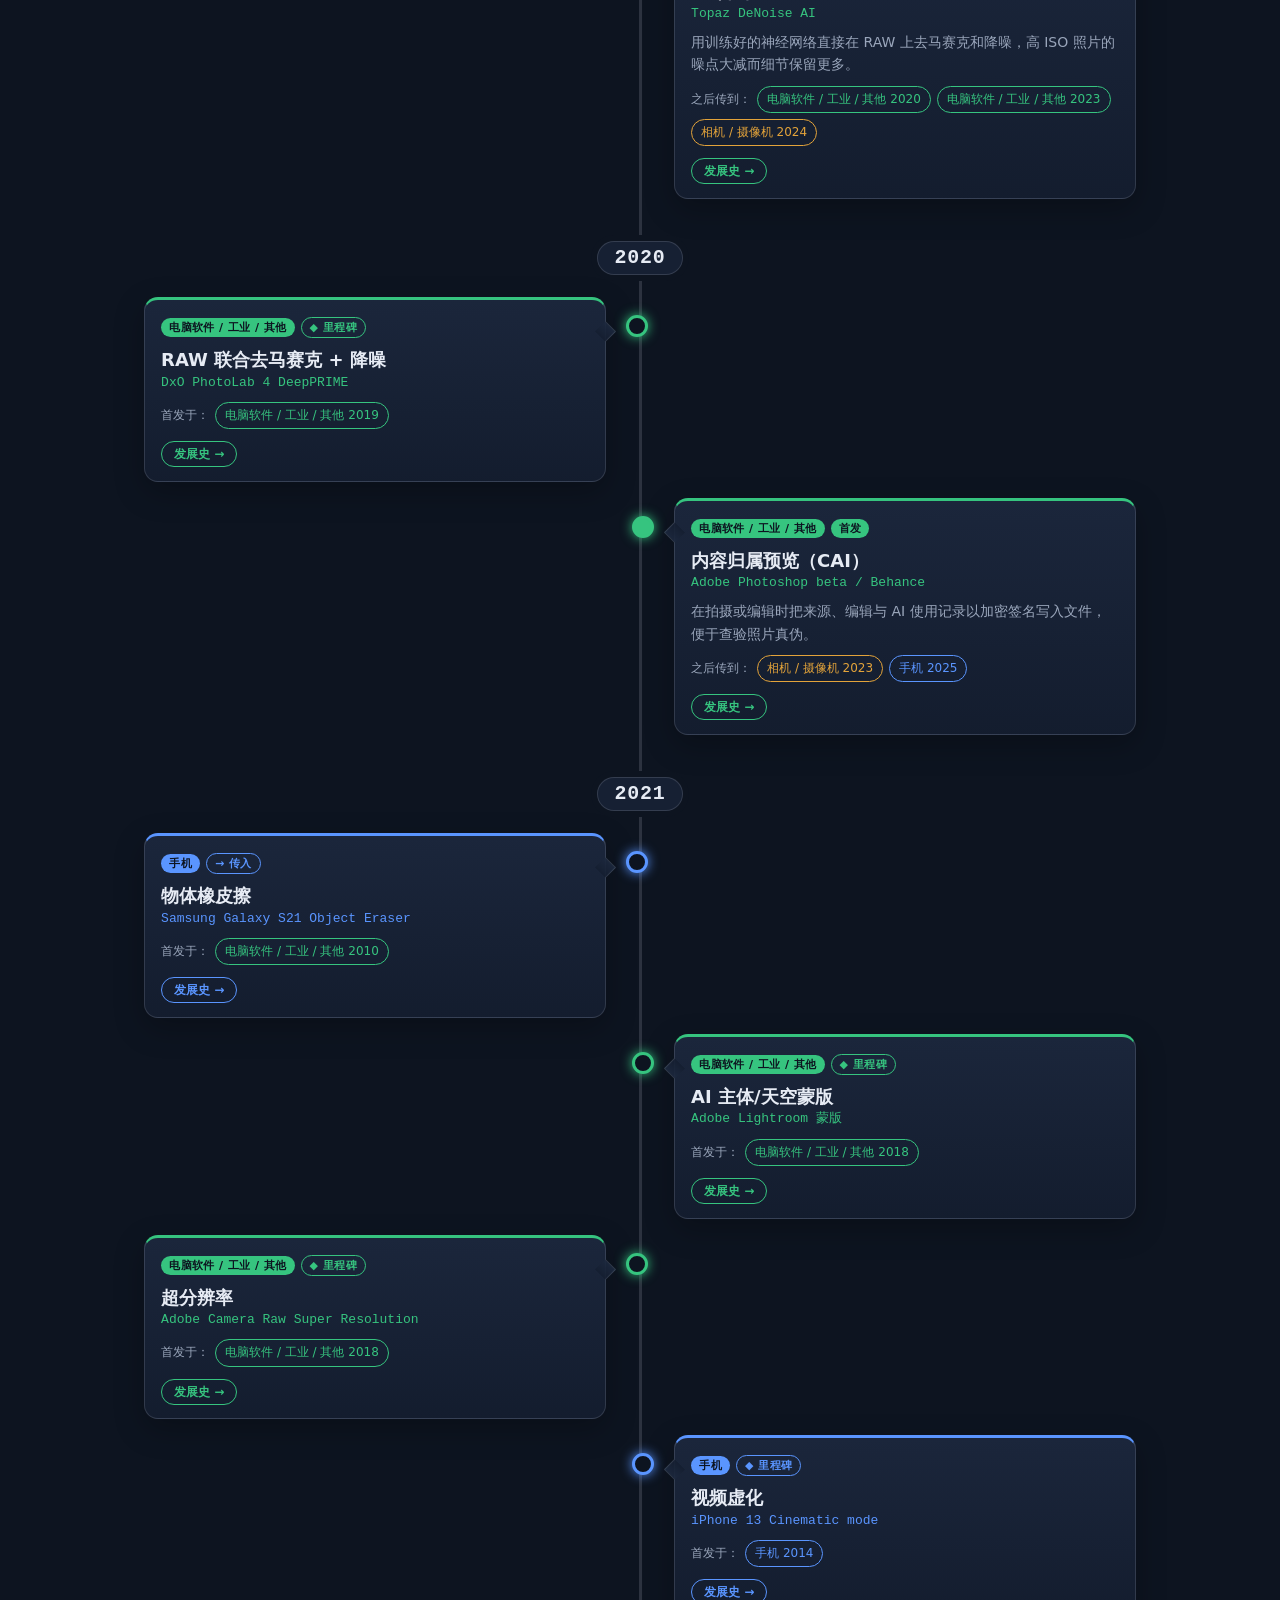
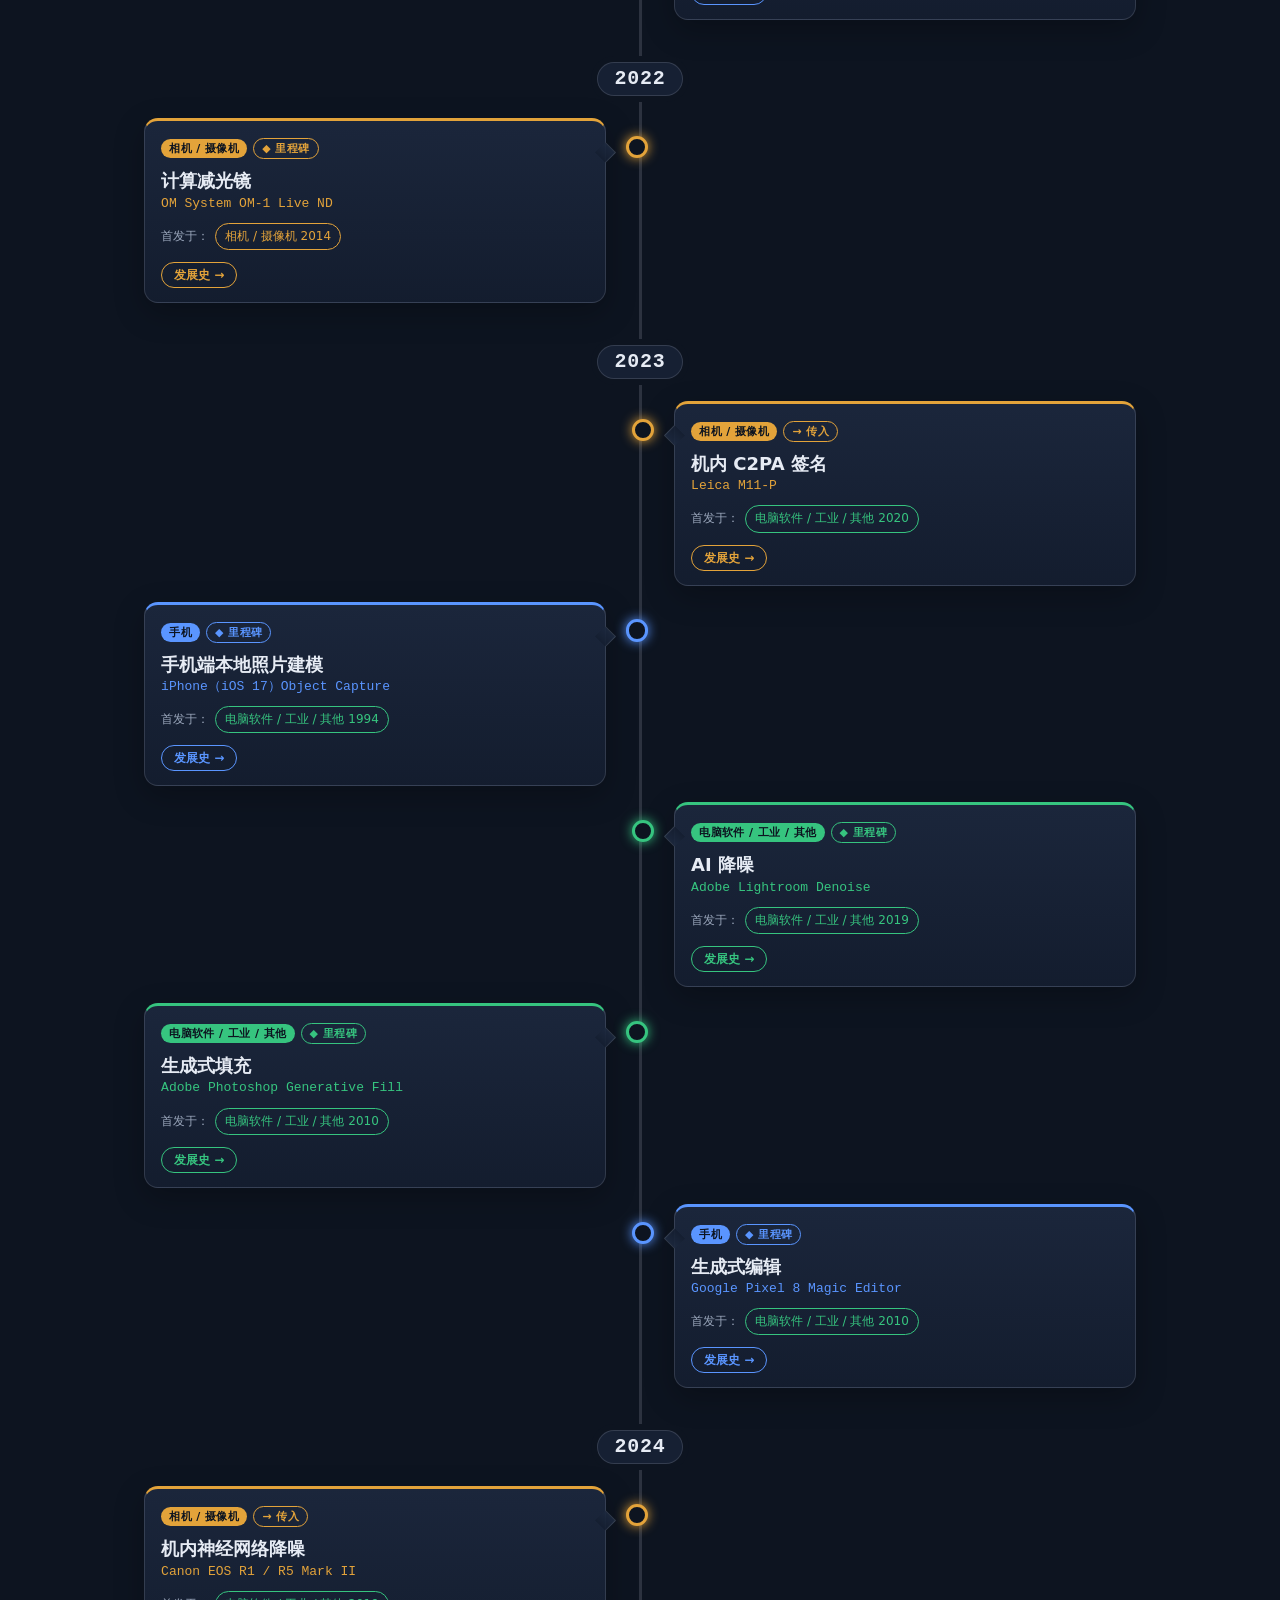
<file: comp-timeline.html>
<!doctype html>
<html lang="zh-CN">
<head>
<meta charset="utf-8">
<meta name="viewport" content="width=device-width, initial-scale=1, viewport-fit=cover">
<title>计算摄影技术时间线 · PhotonFall</title>
<meta name="description" content="计算摄影的每项关键技术：全景拼接、多帧降噪、夜景、人像虚化、像素位移、光场重对焦、多摄融合、实况照片、星空模式、AI 消除、AI 降噪、电子后视镜……最先用在相机、手机、安防车载还是电脑软件？">
<style>
:root{--bg:#0d1420;--bg2:#162033;--ink:#e6ebf4;--dim:#9aa6bb;--line:rgba(230,235,244,.14);
  --phone:#5a95ff;--auto:#ef5a5f;--ind:#36c47f;--cam:#e3a33a;--accent:#f0a487;
  --sans:-apple-system,BlinkMacSystemFont,"PingFang SC","Hiragino Sans GB","Microsoft YaHei","Noto Sans SC",system-ui,sans-serif;
  --serif:"Songti SC","Noto Serif SC",Georgia,serif;--mono:ui-monospace,"SF Mono",Menlo,Consolas,monospace}
*{box-sizing:border-box}
html{font-size:clamp(15px,.55vw + 7px,32px)}
html{scroll-behavior:smooth}
body{margin:0;font-size:1rem;background:radial-gradient(120% 60% at 50% 0%,#1d2a44 0%,var(--bg) 55%) fixed,var(--bg);color:var(--ink);font:1rem/1.6 var(--sans);overflow-x:hidden}
a{color:inherit}
#bar{position:fixed;z-index:20;top:0;left:0;height:3px;width:0;background:linear-gradient(90deg,var(--phone),var(--auto),var(--ind),var(--cam))}
header{position:sticky;top:0;z-index:10;display:flex;align-items:center;gap:0.667rem;padding:0.8rem 1.07rem;background:rgba(13,20,32,.72);backdrop-filter:blur(0.667rem);-webkit-backdrop-filter:blur(0.667rem);border-bottom:1px solid var(--line)}
header a,header button{border:1px solid var(--line);border-radius:66.6rem;background:rgba(22,32,51,.7);color:var(--ink);font:500 0.867rem/1 var(--sans);padding:0.6rem 0.933rem;text-decoration:none;cursor:pointer}
header a:hover,header button:hover{border-color:var(--accent)}
header .sp{flex:1}
.hero{max-width:80vw;margin:0 auto;padding:clamp(2.67rem,9vh,6.4rem) 1.07rem 1.6rem;text-align:center}
.eye{margin:0 0 0.8rem;font:600 0.8rem/1 var(--mono);letter-spacing:.22em;text-transform:uppercase;color:var(--accent)}
h1{margin:0;font:800 clamp(2.27rem,5vw,7rem)/1.08 var(--sans);letter-spacing:-.02em;background:linear-gradient(100deg,#ffe9c7,#f0a487 40%,#a9d4ff 80%);-webkit-background-clip:text;background-clip:text;color:transparent}
.sub{max-width:41.3rem;margin:1.2rem auto 0;color:var(--dim)}
.stats{display:grid;grid-template-columns:repeat(4,minmax(0,1fr));gap:0.667rem;max-width:48rem;margin:2rem auto 0;padding:0;list-style:none}
.stats li{display:flex}
@media (max-width:560px){.stats{grid-template-columns:repeat(2,minmax(0,1fr))}}
.stats button{width:100%;border:1.5px solid var(--c);border-radius:0.933rem;background:rgba(22,32,51,.6);color:var(--ink);padding:0.8rem 0.933rem;cursor:pointer;font:inherit;transition:opacity .2s,transform .2s,background .2s}
.stats button:hover{transform:translateY(-2px)}
.stats button[aria-pressed=false]{opacity:.35}
.stats b{display:block;font:800 2rem/1 var(--mono);color:var(--c)}
.stats span{font-size:0.867rem;color:var(--dim)}
.hint{margin:0.8rem 0 0;font-size:0.8rem;color:var(--dim)}
.legend{display:flex;justify-content:center;gap:1.07rem;margin:0.667rem 0 0;font-size:0.8rem;color:var(--dim)}
.legend i{display:inline-block;width:0.933rem;height:0.667rem;border-radius:3px;margin-right:0.4rem;vertical-align:-1px;border:1.5px solid var(--dim)}
.legend .solid i{background:var(--dim)}

/* 时间线主体 */
.tl{position:relative;max-width:80vw;margin:1.6rem auto 0;padding:1.33rem 1.07rem 5.33rem;list-style:none}
.tl::before,.tl .fill{content:"";position:absolute;top:0;left:50%;width:3px;margin-left:-1.5px;border-radius:3px}
.tl::before{bottom:0;background:var(--line)}
.tl .fill{height:0;background:linear-gradient(180deg,var(--cam),var(--auto),var(--ind),var(--phone));box-shadow:0 0 0.933rem rgba(240,164,135,.5)}
.yr{position:relative;display:flex;justify-content:center;margin:2.27rem 0 0.933rem}
.yr span{position:relative;z-index:1;padding:0.4rem 1.07rem;border-radius:66.6rem;background:var(--bg2);border:1px solid var(--line);font:800 1.33rem/1 var(--mono);letter-spacing:.04em;box-shadow:0 0 0 0.4rem var(--bg)}
.it{position:relative;width:50%;padding:0.533rem 2.27rem 0.533rem 0}
.it.r{margin-left:50%;padding:0.533rem 0 0.533rem 2.27rem}
.it::after{content:"";position:absolute;top:1.73rem;right:-.533rem;width:1.07rem;height:1.07rem;border-radius:50%;background:var(--bg);border:3px solid var(--c);box-shadow:0 0 0.8rem var(--c)}
.it.r::after{right:auto;left:-.533rem}
.it.first::after{background:var(--c)}
.card{position:relative;padding:0.933rem 1.07rem;border-radius:0.933rem;background:linear-gradient(180deg,rgba(28,40,62,.92),rgba(20,30,48,.92));border:1px solid var(--line);border-top:3px solid var(--c);box-shadow:0 0.667rem 2rem rgba(0,0,0,.25);
  opacity:0;transform:translateY(1.6rem) scale(.98);transition:opacity .6s ease,transform .6s ease}
.it.in .card{opacity:1;transform:none}
.card::before{content:"";position:absolute;top:1.6rem;right:-.533rem;width:0.933rem;height:0.933rem;background:inherit;border-right:1px solid var(--line);border-top:1px solid var(--line);transform:rotate(45deg)}
.it.r .card::before{right:auto;left:-.533rem;transform:rotate(-135deg)}
.tag{display:inline-flex;gap:0.4rem;align-items:center;font:600 0.733rem/1 var(--sans);letter-spacing:.04em}
.tag em{font-style:normal;padding:0.267rem 0.533rem;border-radius:66.6rem;background:var(--c);color:#0d1420}
.tag .flw{background:transparent;border:1px solid var(--c);color:var(--c)}
.card h3{margin:0.667rem 0 2px;font:700 1.2rem/1.3 var(--sans)}
.card .prod{margin:0;font:500 0.867rem/1.4 var(--mono);color:var(--c)}
.card p.d{margin:0.533rem 0 0;font-size:0.933rem;color:var(--dim)}
.card .to{display:flex;flex-wrap:wrap;gap:0.4rem;margin:0.667rem 0 0;font-size:0.8rem;color:var(--dim);align-items:center}
.card .to a{padding:3px 0.6rem;border-radius:66.6rem;border:1px solid var(--cc);color:var(--cc);text-decoration:none}
.card .to a:hover{background:var(--cc);color:#0d1420}
.it.off{display:none}
.it.flash .card{box-shadow:0 0 0 2px var(--c),0 0.667rem 2rem rgba(0,0,0,.25)}
.refs{margin-top:1.2rem;text-align:left}.refs summary{cursor:pointer;text-align:center}.refs ol{columns:2 22rem;font-size:.8rem;line-height:1.5}.refs a{color:var(--dim)}
footer{max-width:80vw;margin:0 auto;padding:0 1.07rem 4rem;text-align:center;font-size:0.867rem;color:var(--dim)}

@media (max-width:720px){
  .hero,.tl,footer{max-width:none}
  .tl::before,.tl .fill{left:1.6rem}
  .it,.it.r{width:auto;margin-left:0;padding:0.533rem 0 0.533rem 3.47rem}
  .it::after,.it.r::after{left:1.07rem;right:auto}
  .card::before,.it.r .card::before{right:auto;left:-.533rem;transform:rotate(-135deg)}
  .yr{justify-content:flex-start}
  .yr span{margin-left:0}
}
@media (prefers-reduced-motion:reduce){html{scroll-behavior:auto}.card{transition:none;opacity:1;transform:none}}
</style>
</head>
<body data-tl="comp">
<div id="bar" aria-hidden="true"></div>
<header>
  <a href="index.html#/" id="home">⌂ PhotonFall</a>
  <a href="index.html#/step/35" id="steplink"></a>
  <span class="sp"></span>
  <button type="button" id="lang"></button>
</header>
<section class="hero">
  <p class="eye" id="eyebrow">Computational Photography</p>
  <h1 id="h1"></h1>
  <p class="sub" id="sub"></p>
  <ul class="stats" id="stats"></ul>
  <p class="hint" id="hint"></p>
  <p class="legend" id="legend"></p>
</section>
<ol class="tl" id="tl"><li class="fill" aria-hidden="true"></li></ol>
<footer id="foot"></footer>

<script src="js/i18n.js"></script>
<script src="js/tl-core.js"></script>
<script src="js/comptl.js"></script>
<script src="js/tl-page.js"></script>
</body>
</html>
</file>
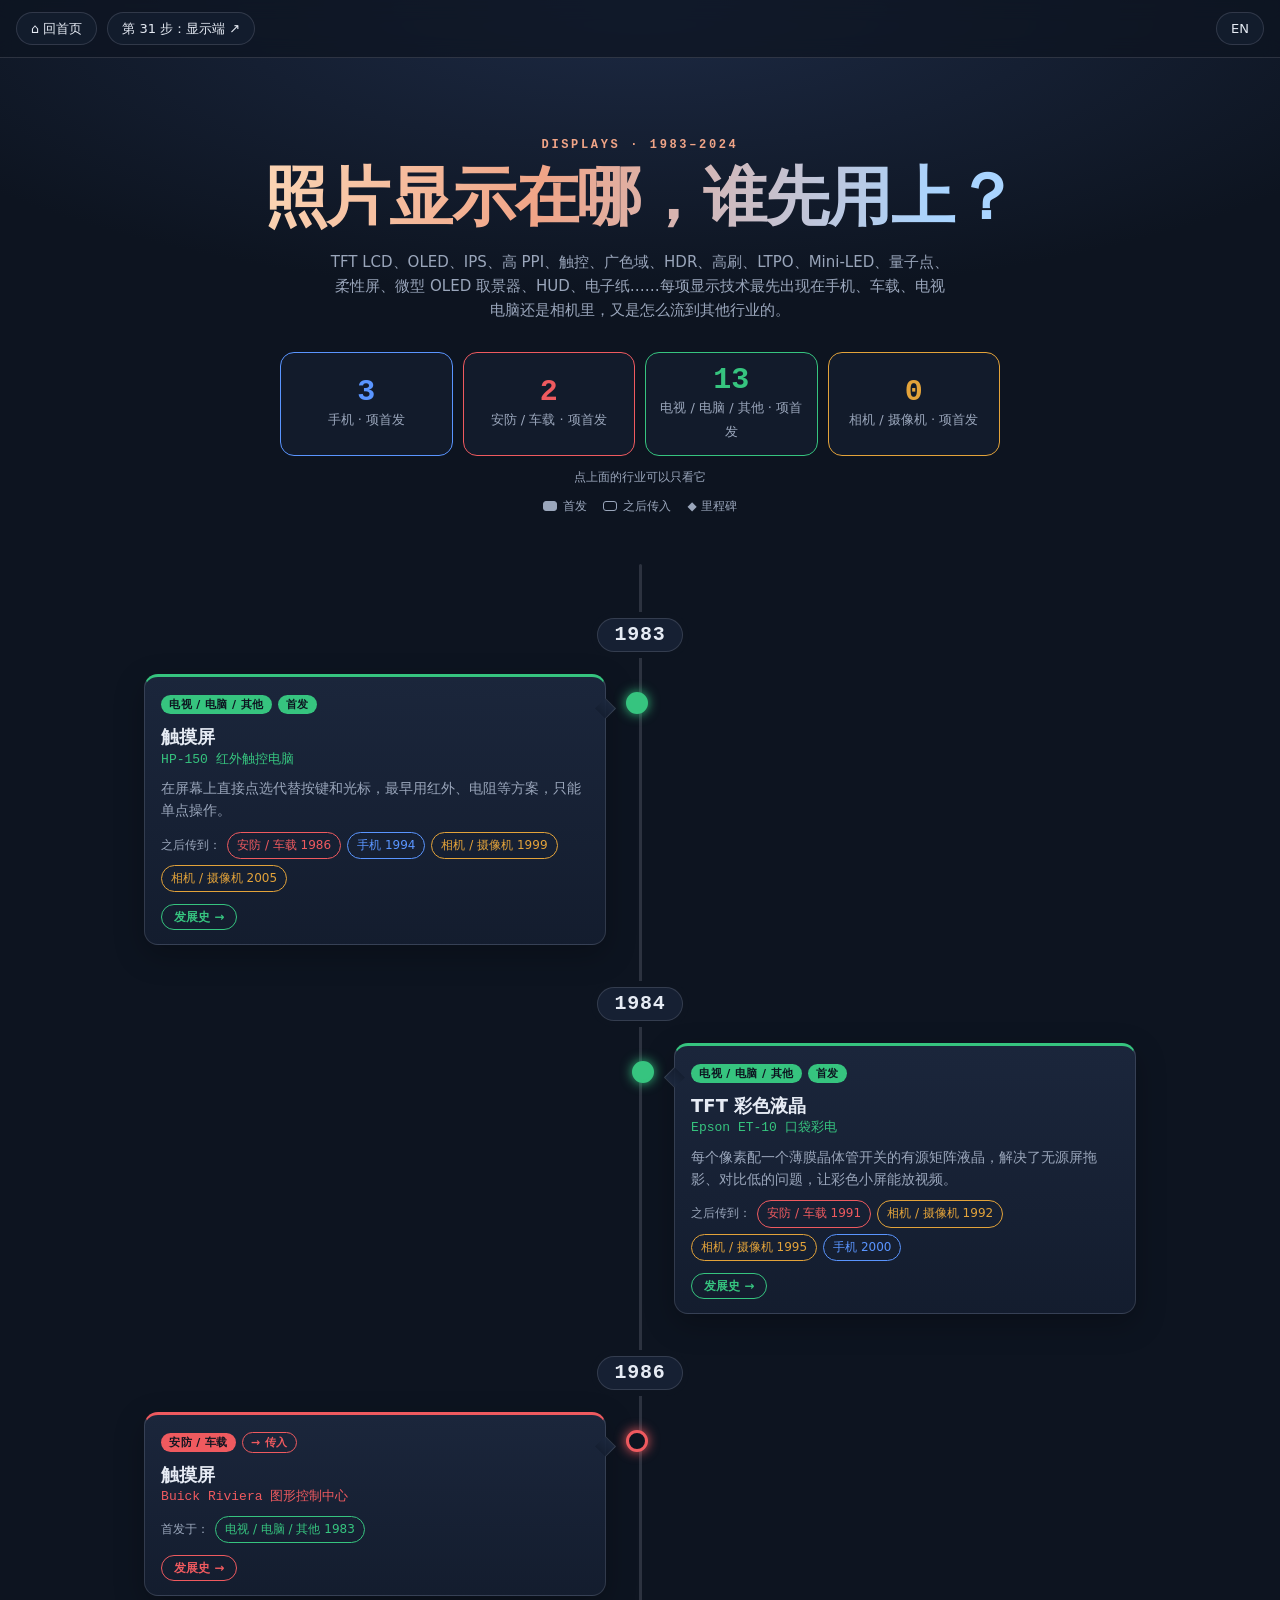
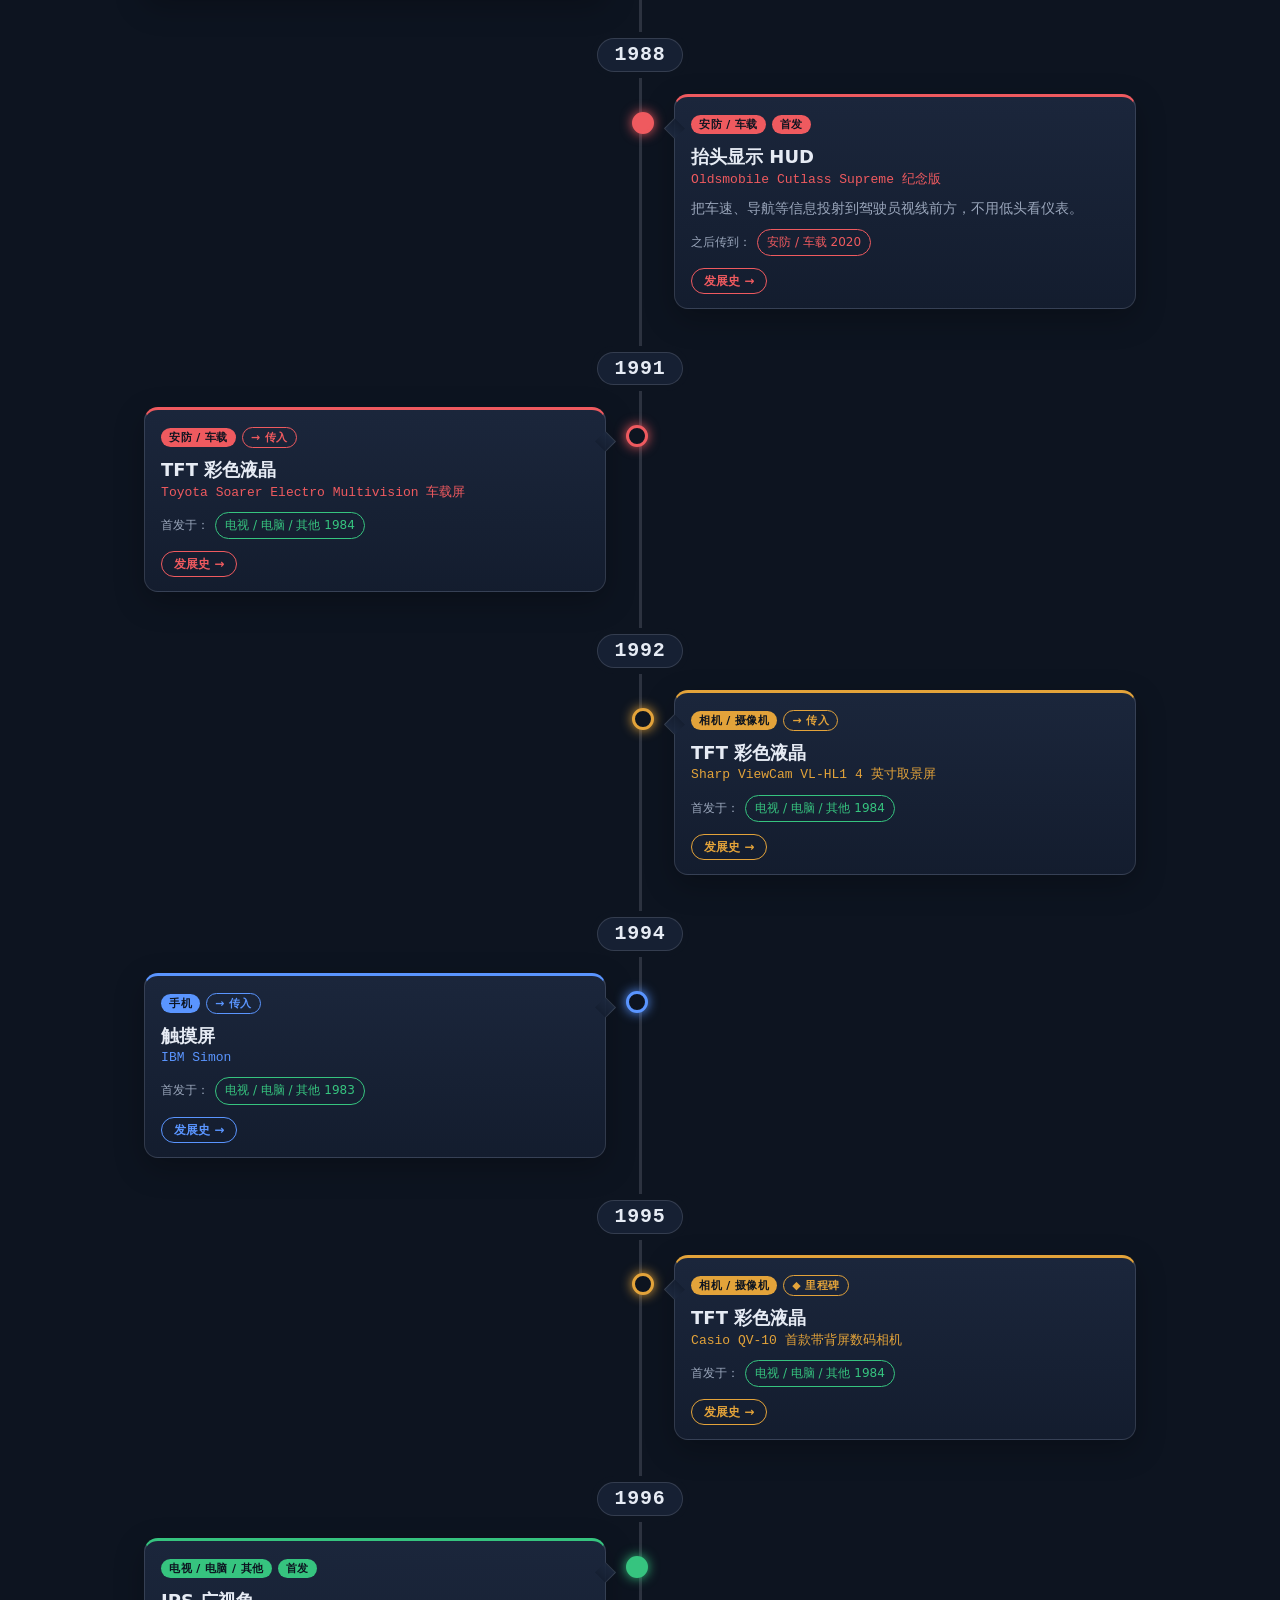
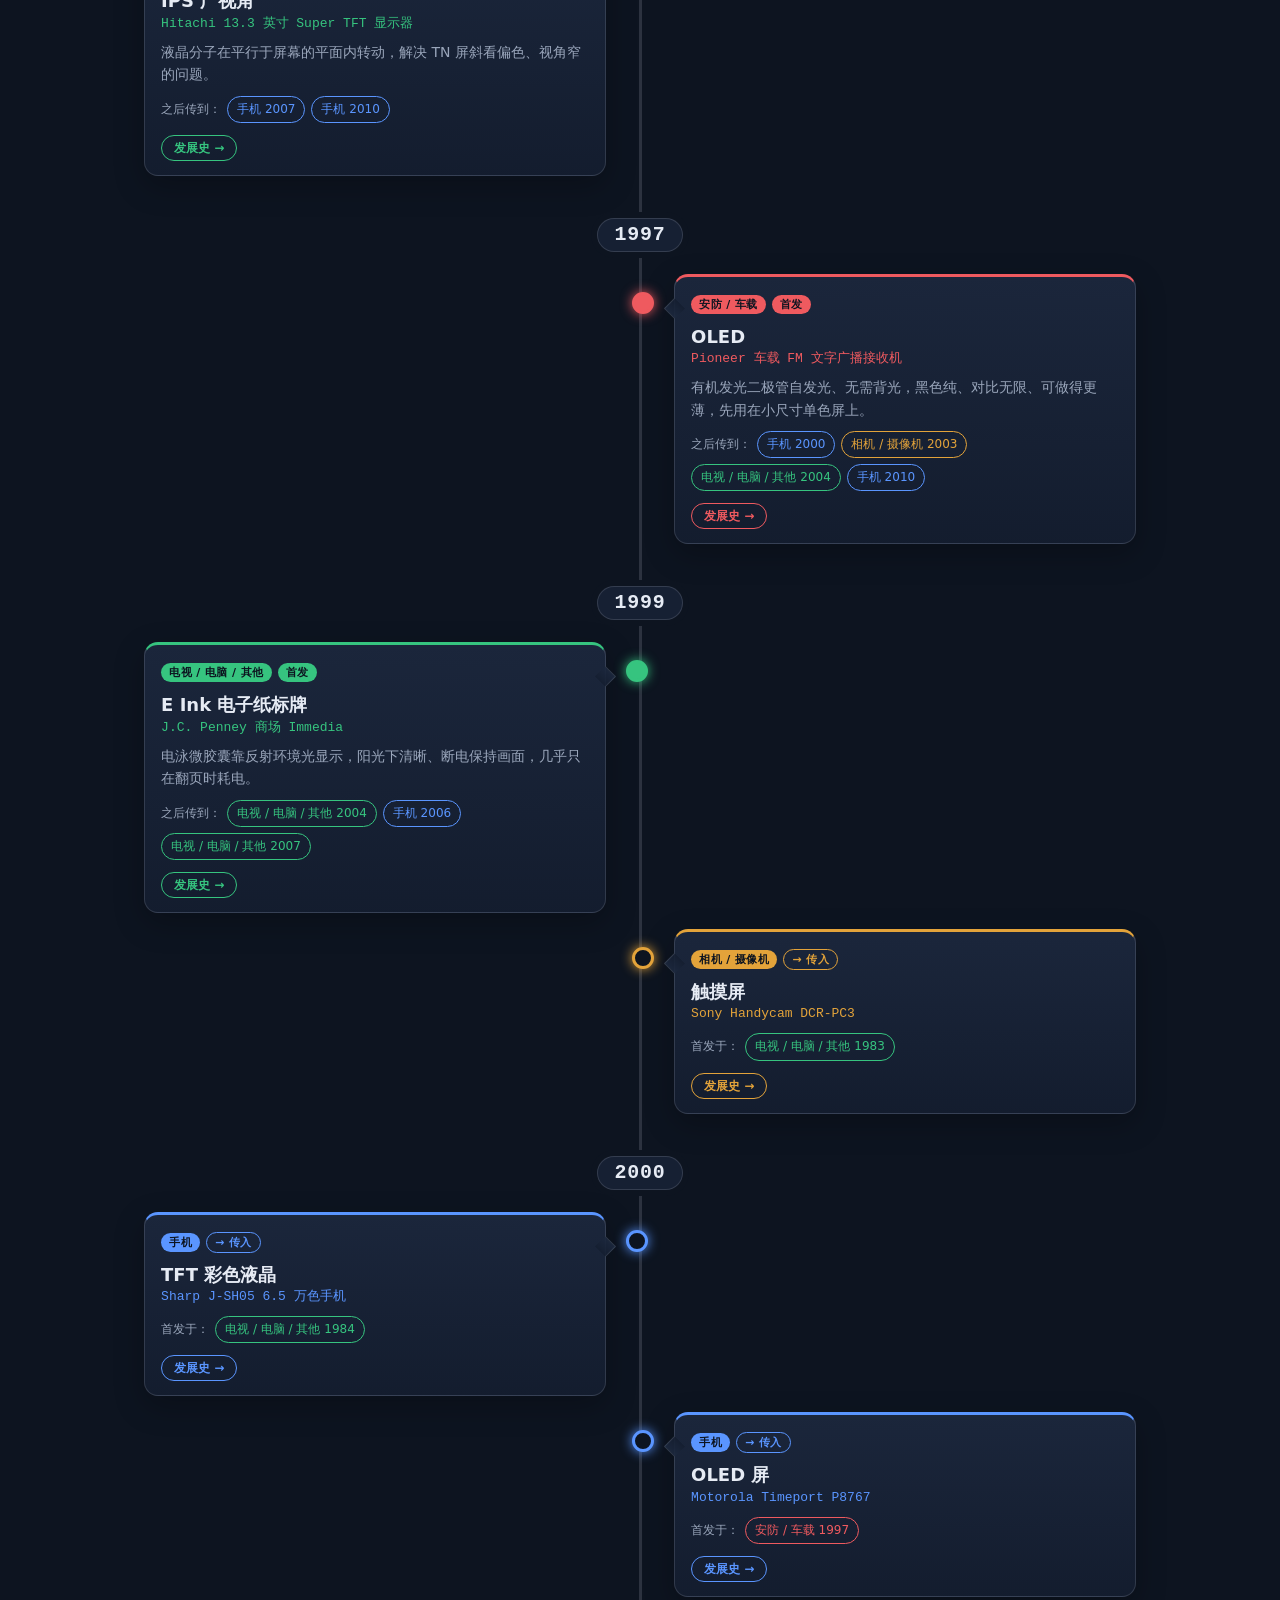
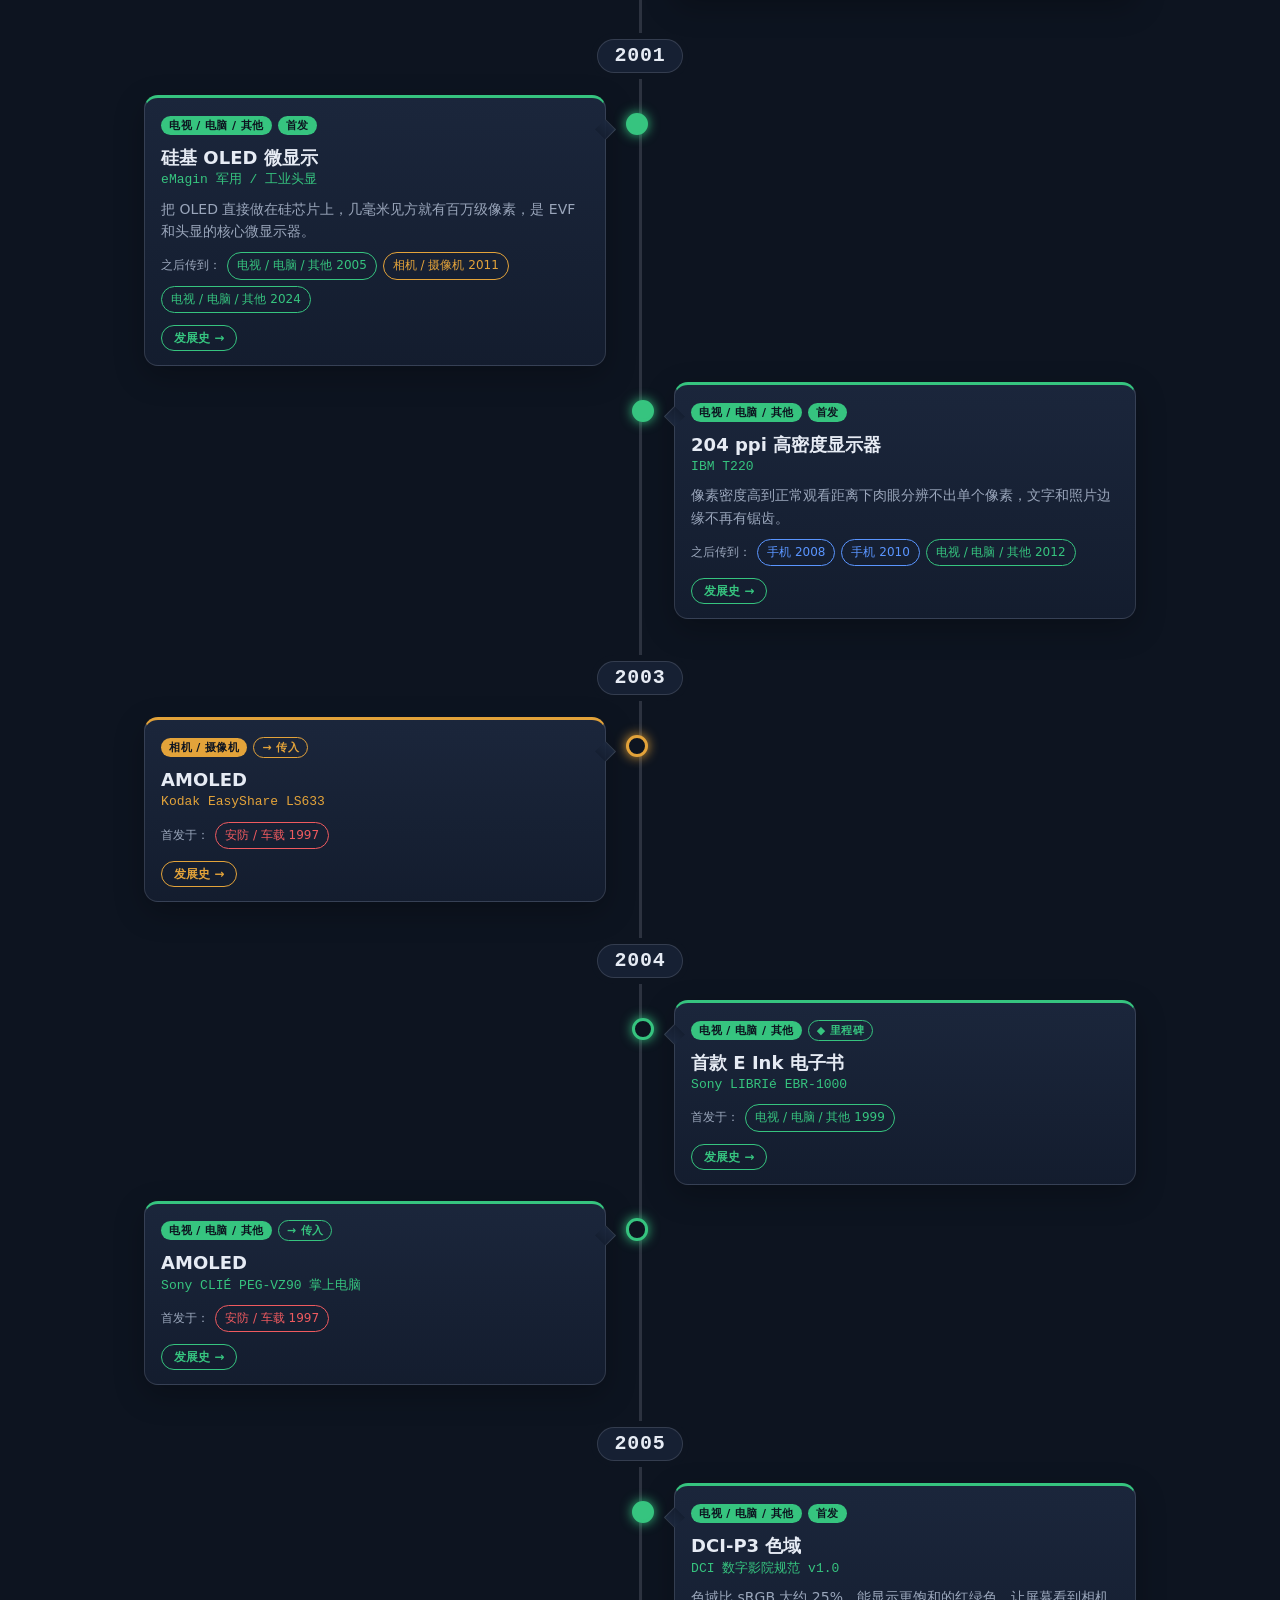
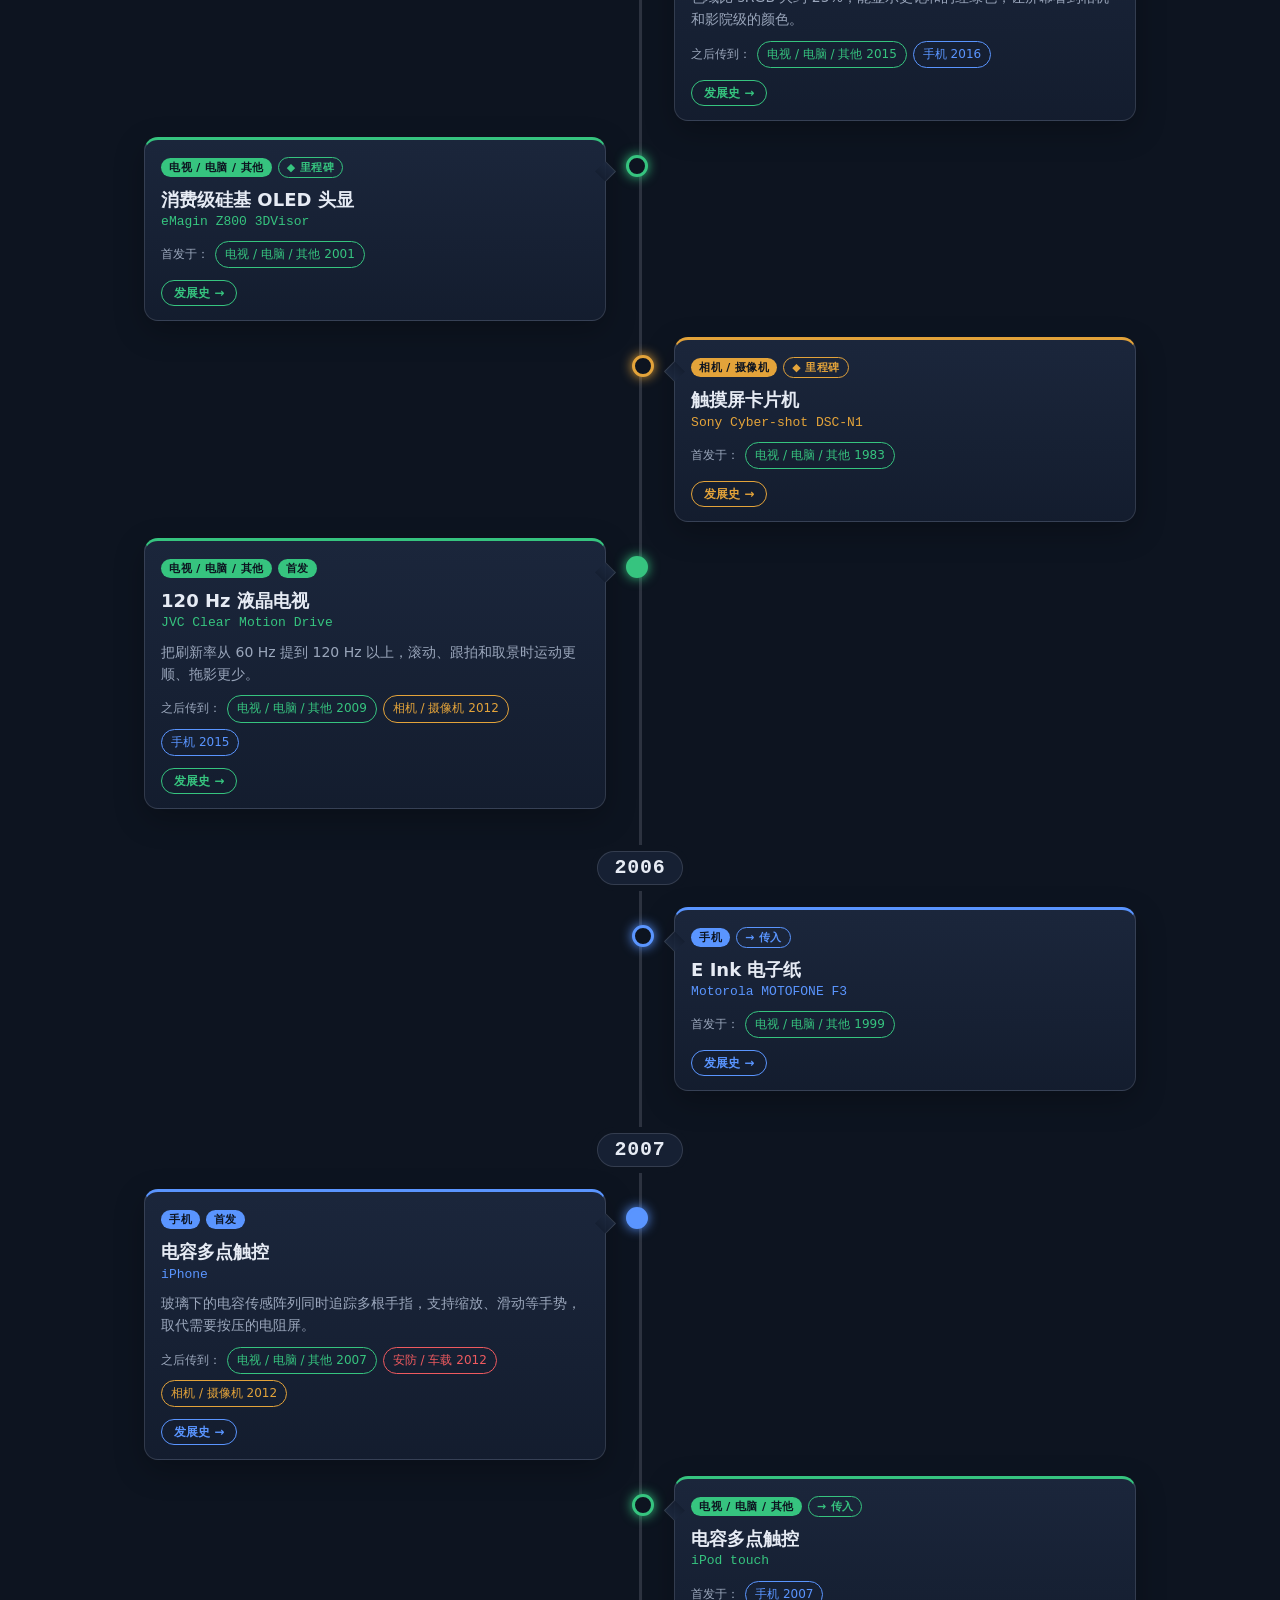
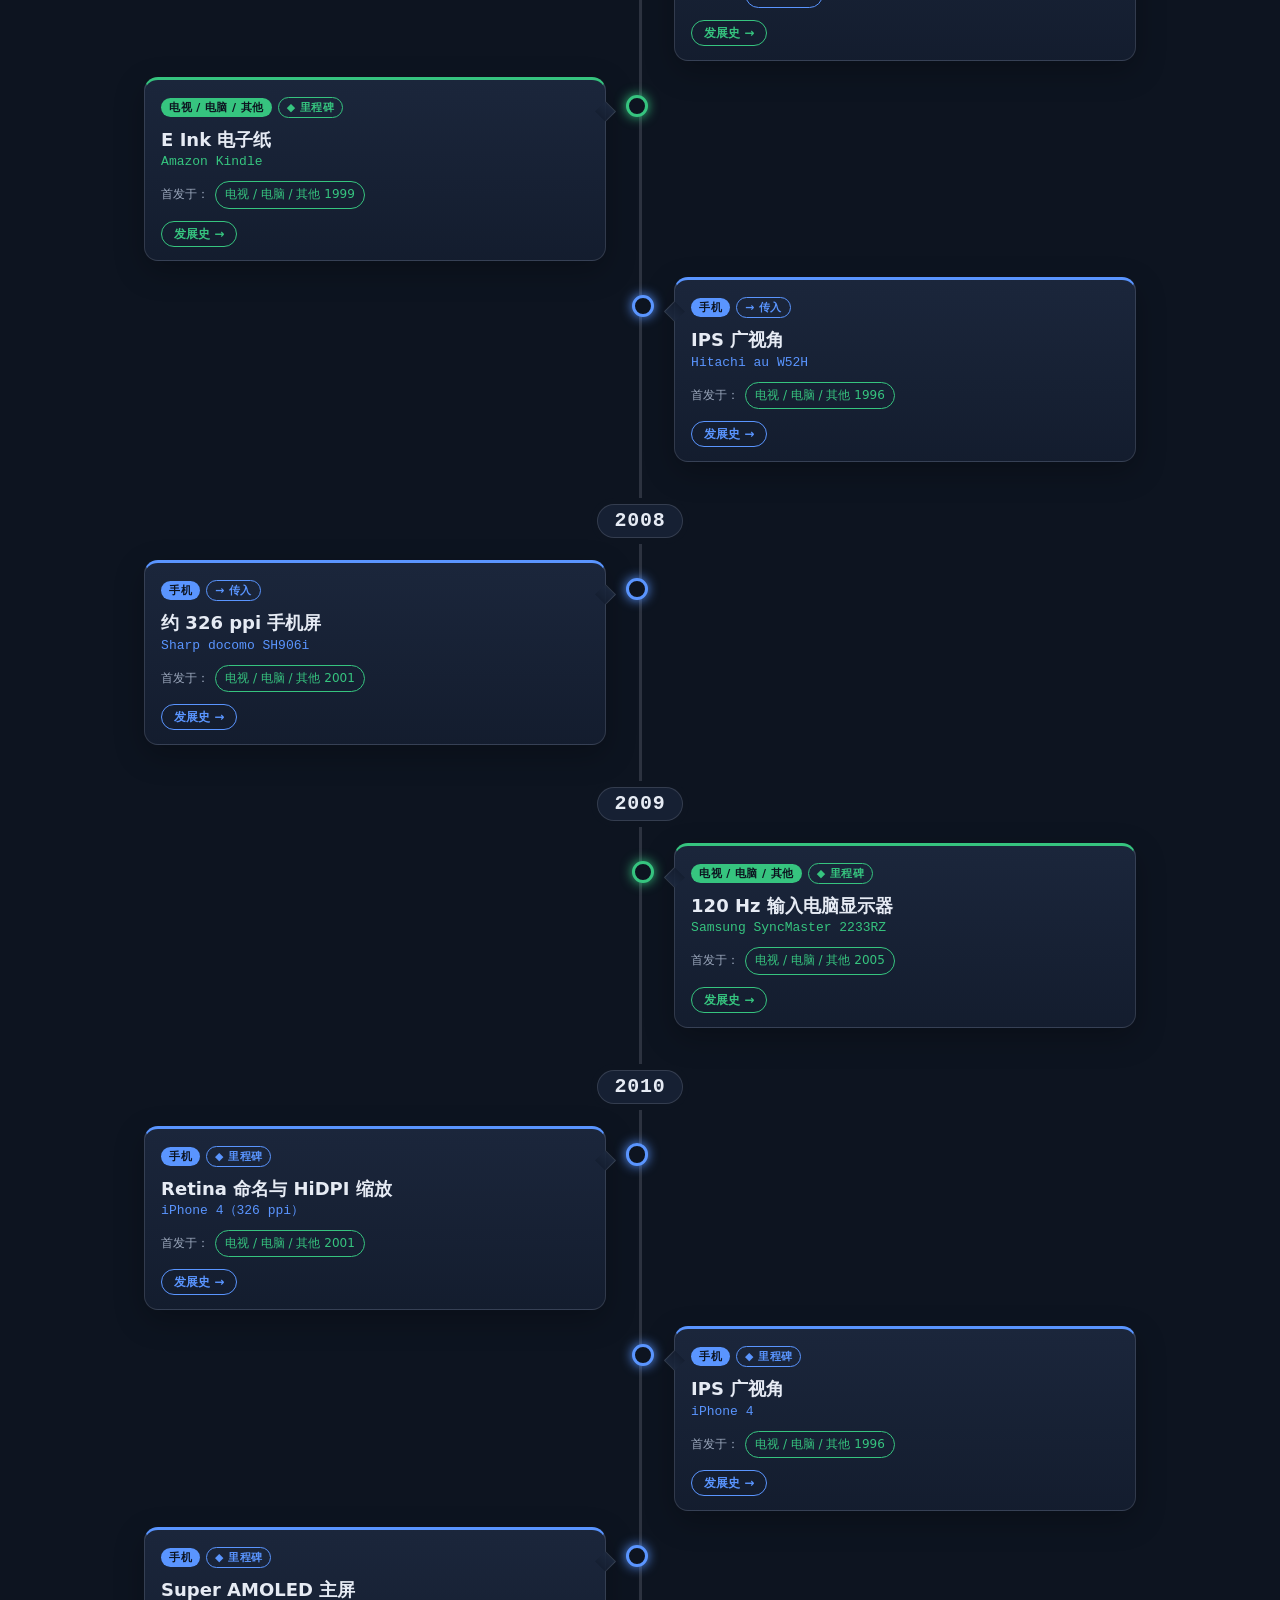
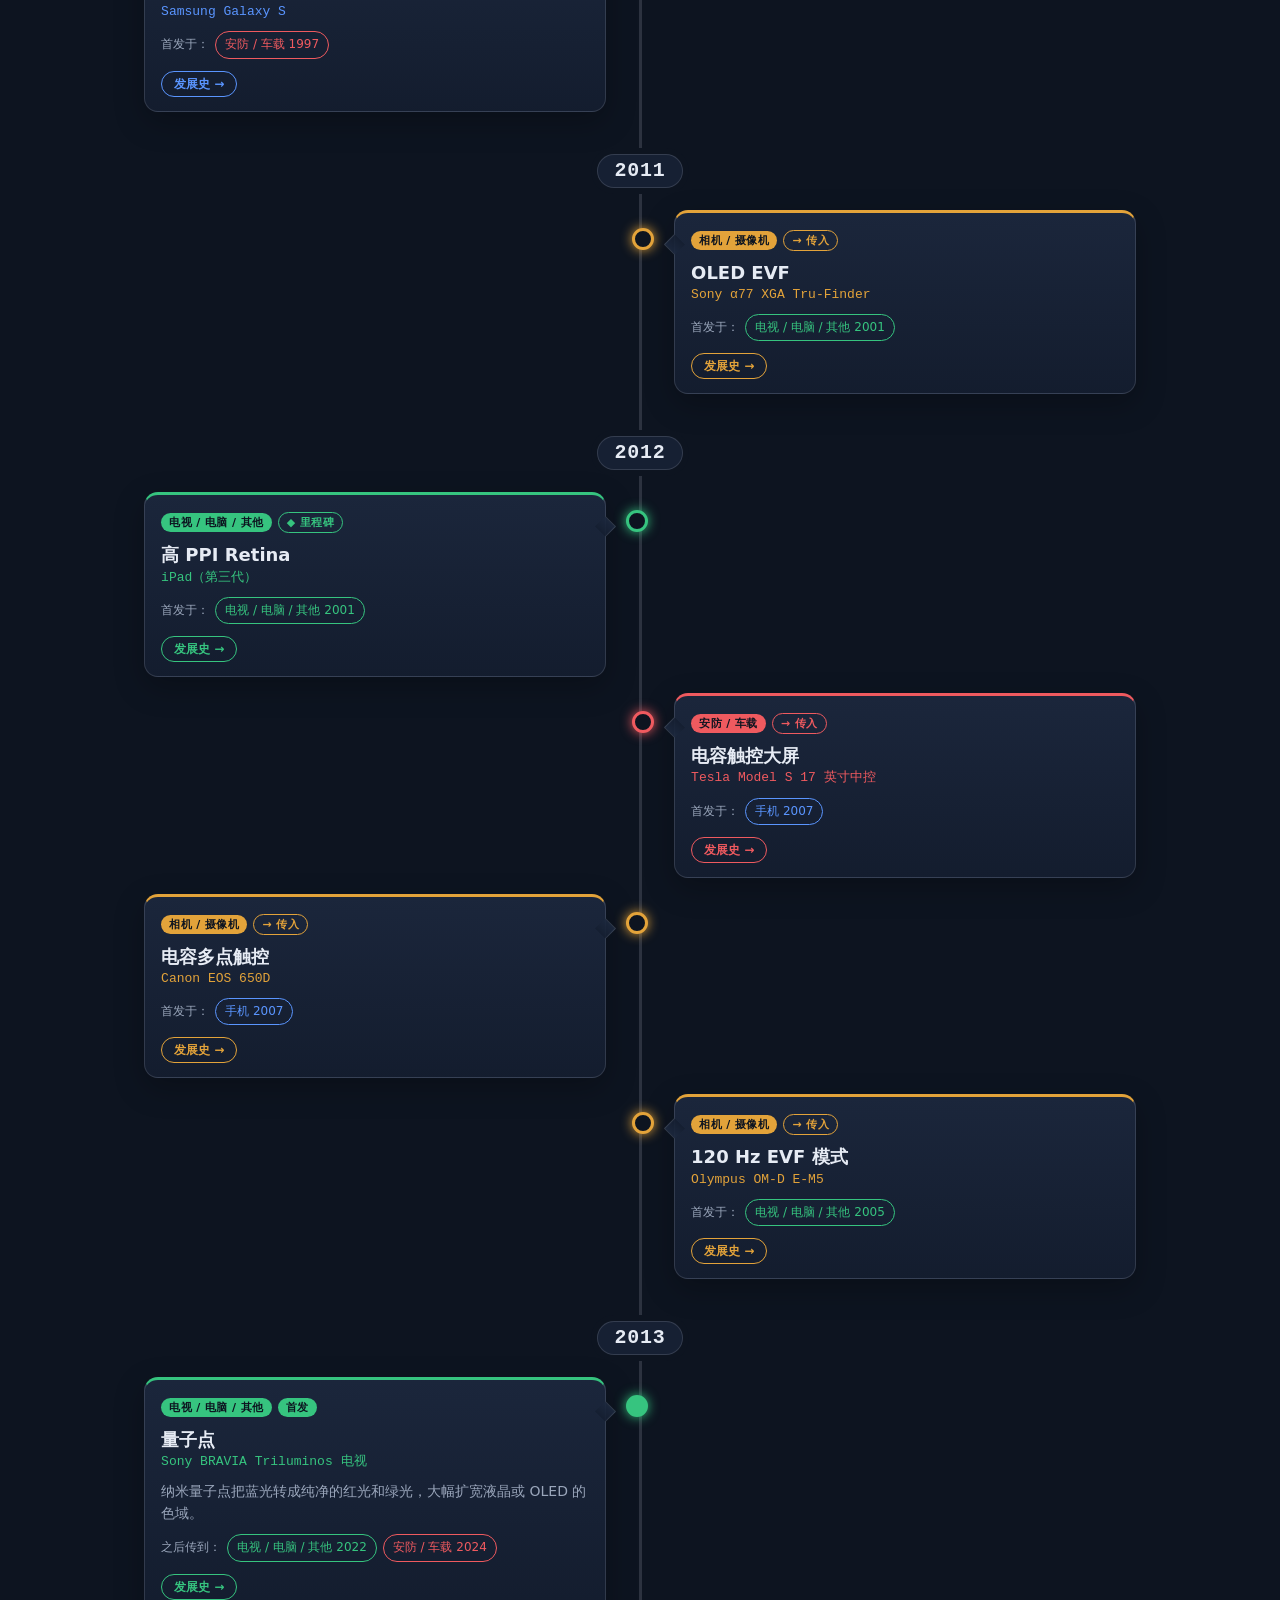
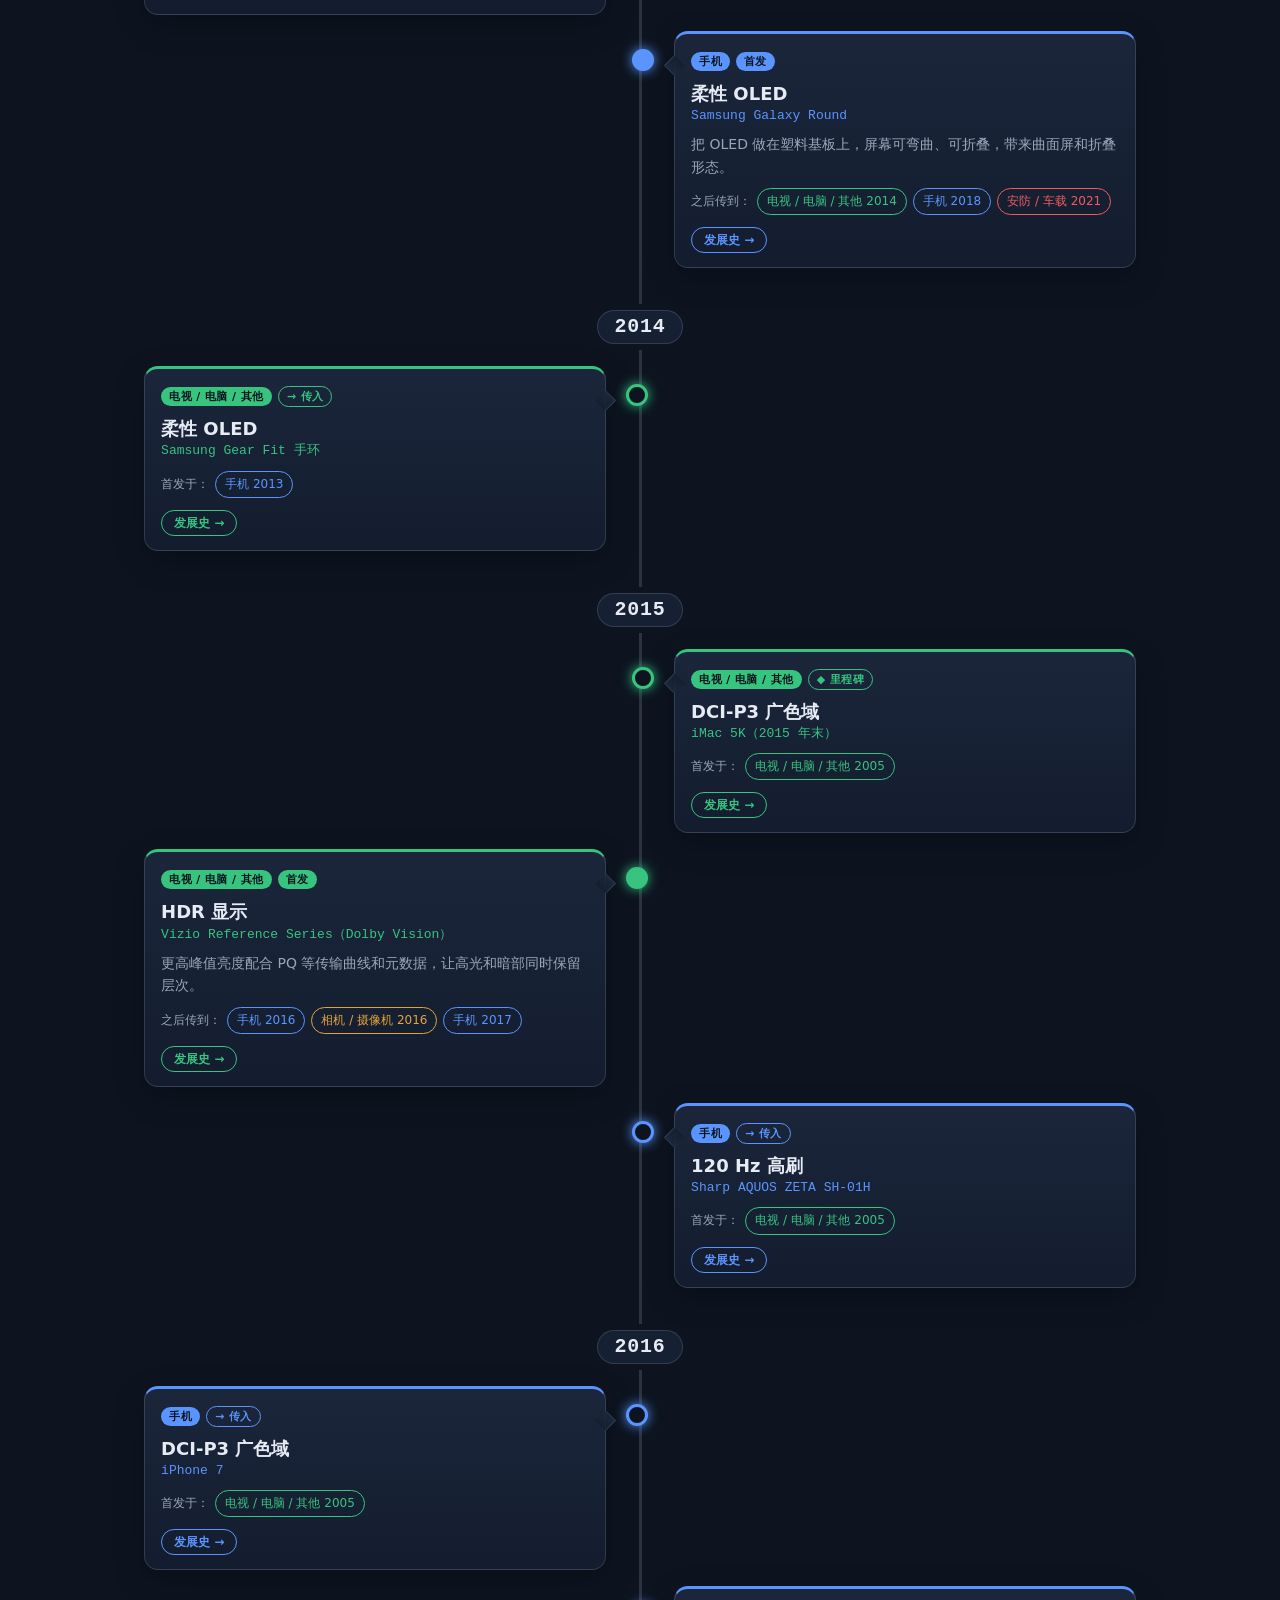
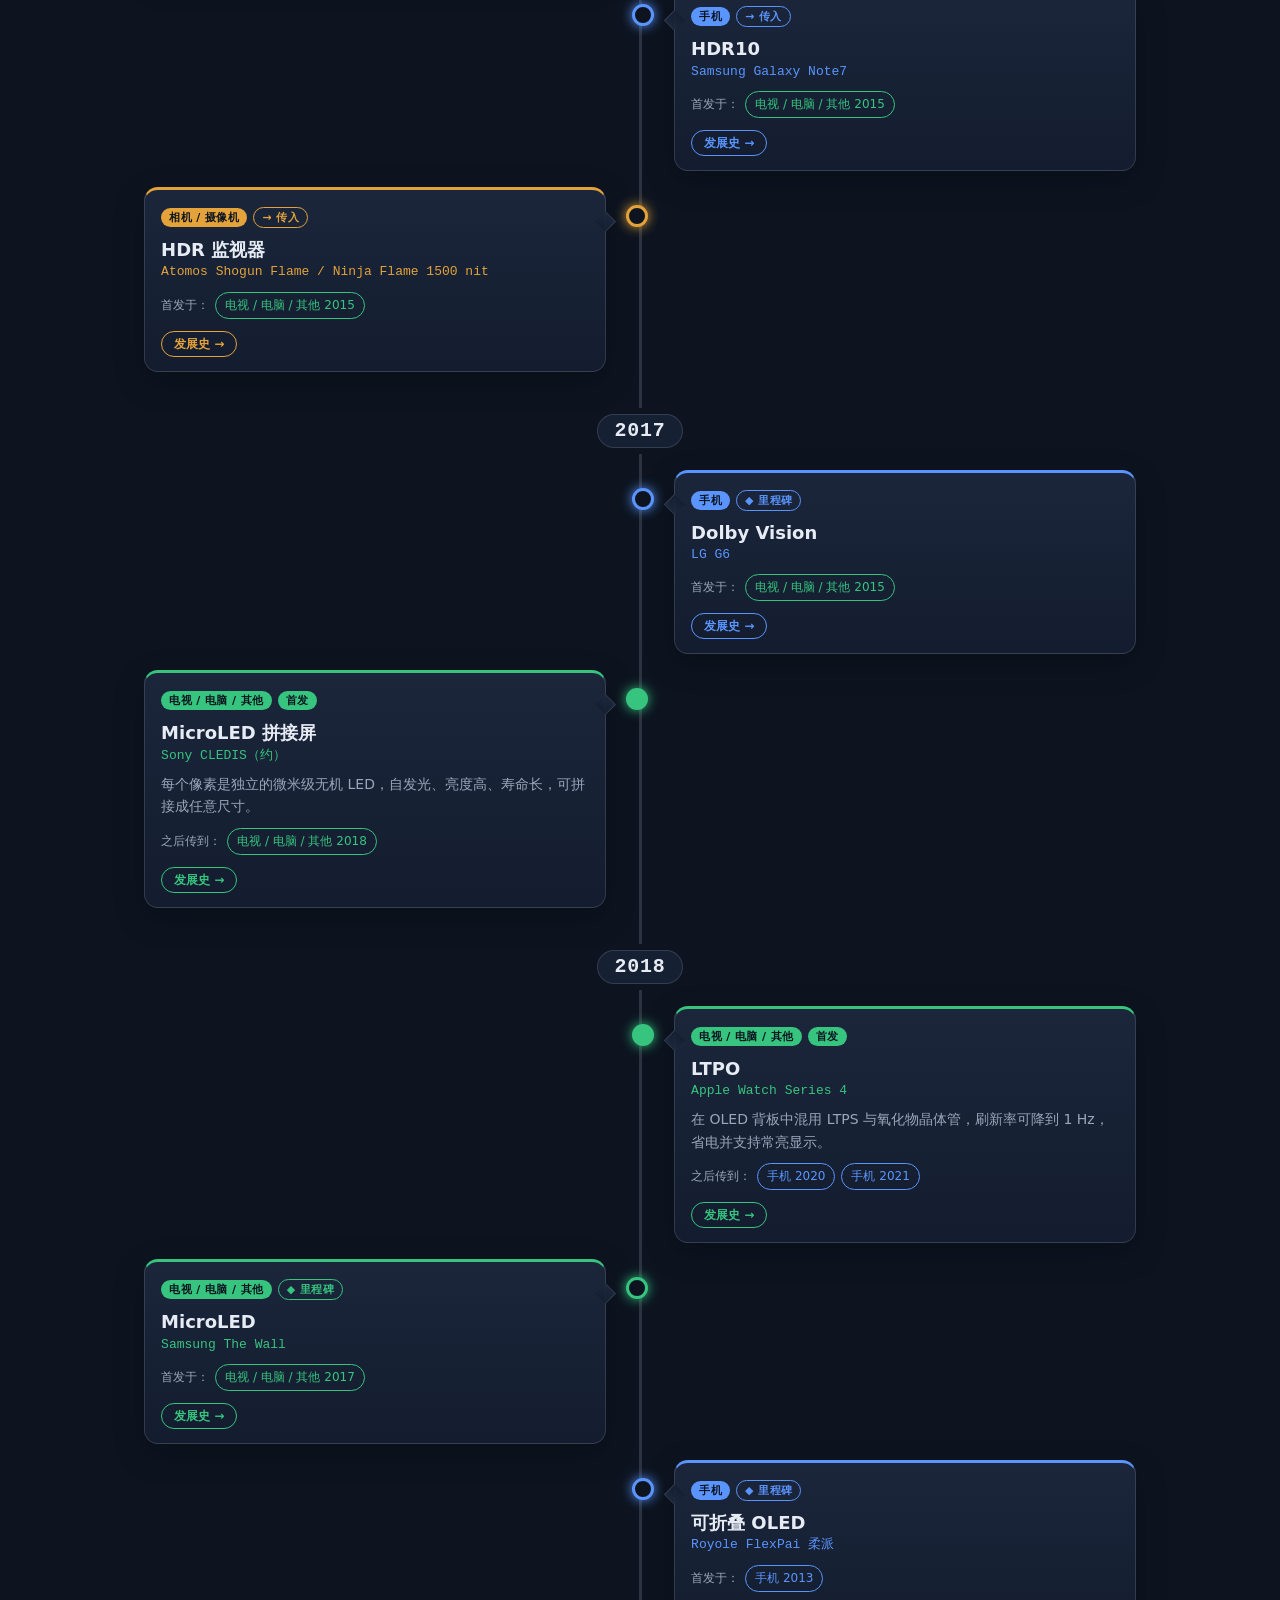
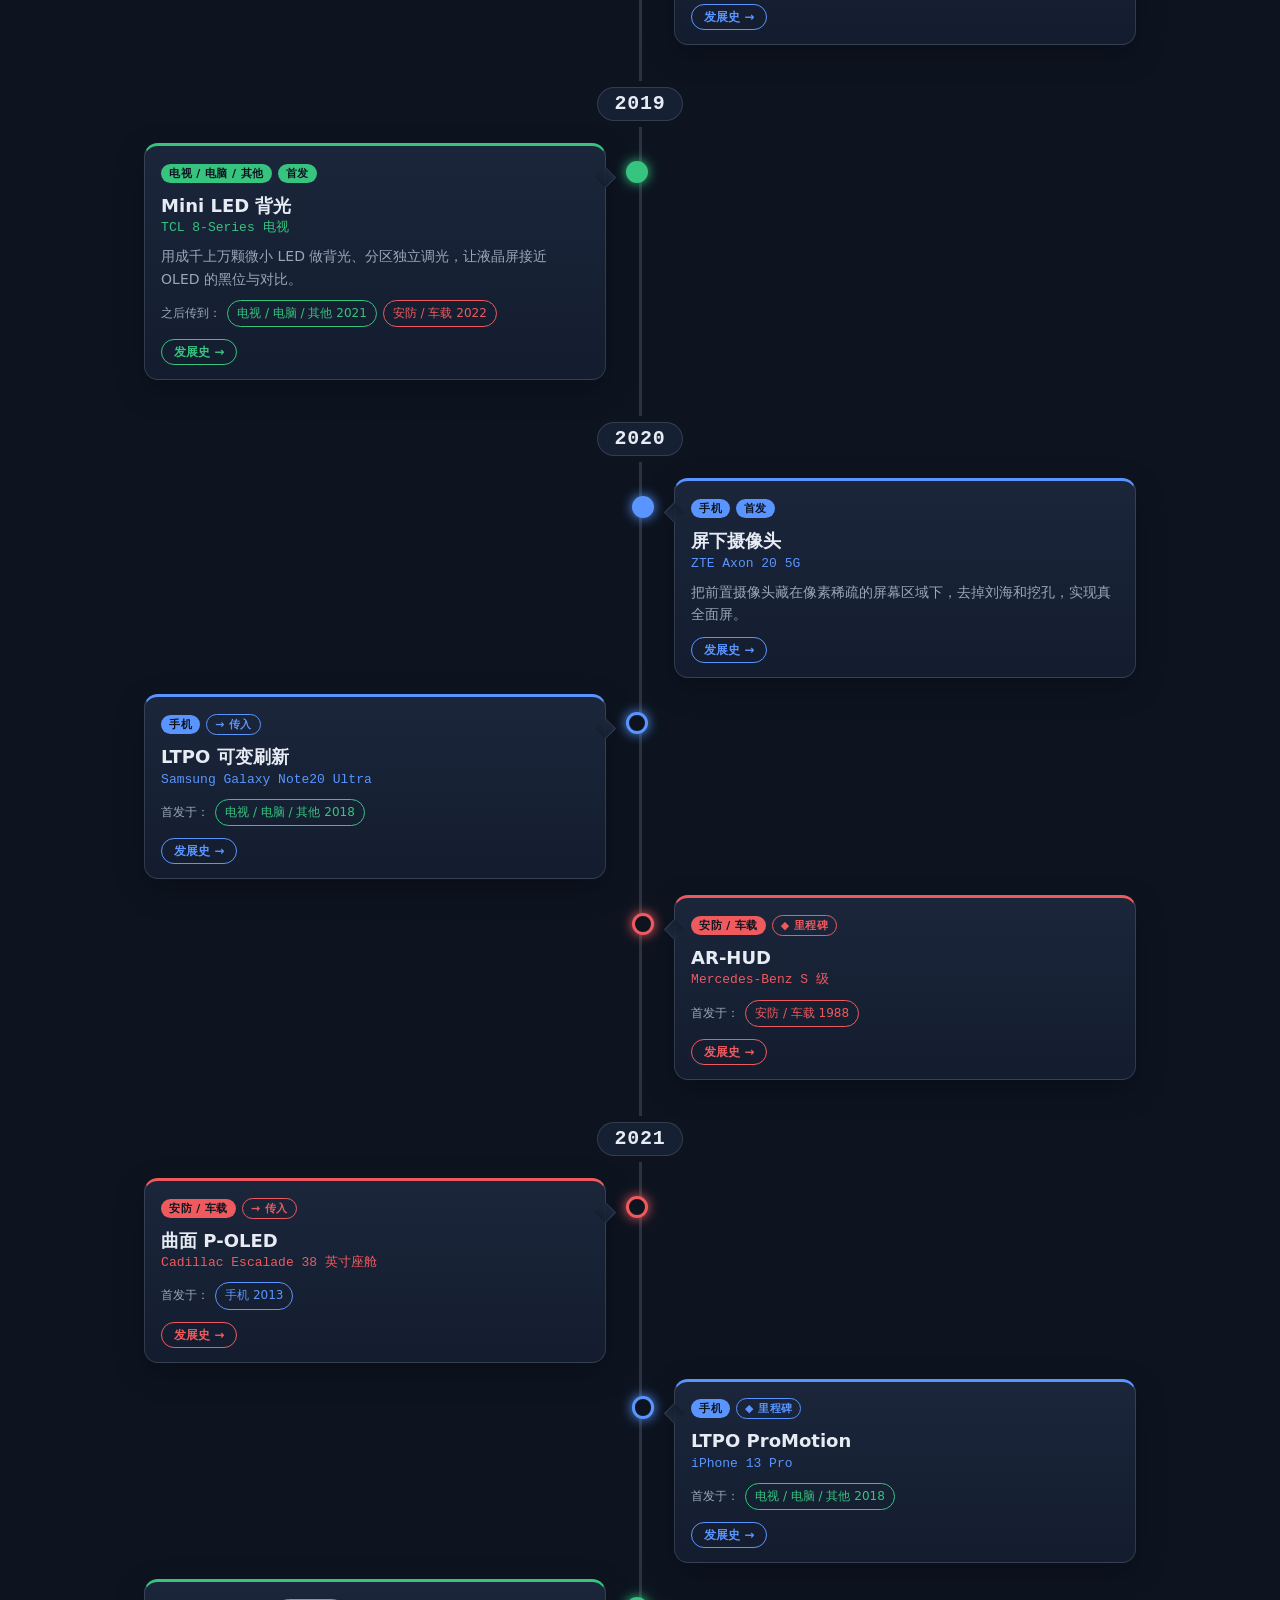
<file: display-timeline.html>
<!doctype html>
<html lang="zh-CN">
<head>
<meta charset="utf-8">
<meta name="viewport" content="width=device-width, initial-scale=1, viewport-fit=cover">
<title>显示技术时间线 · PhotonFall</title>
<meta name="description" content="显示技术的每项关键技术：TFT LCD、OLED、IPS、高 PPI、触控、广色域、HDR、高刷、LTPO、Mini-LED、量子点、折叠屏、电子取景器……最先用在相机、手机、车载还是电视电脑？">
<style>
:root{--bg:#0d1420;--bg2:#162033;--ink:#e6ebf4;--dim:#9aa6bb;--line:rgba(230,235,244,.14);
  --phone:#5a95ff;--auto:#ef5a5f;--ind:#36c47f;--cam:#e3a33a;--accent:#f0a487;
  --sans:-apple-system,BlinkMacSystemFont,"PingFang SC","Hiragino Sans GB","Microsoft YaHei","Noto Sans SC",system-ui,sans-serif;
  --serif:"Songti SC","Noto Serif SC",Georgia,serif;--mono:ui-monospace,"SF Mono",Menlo,Consolas,monospace}
*{box-sizing:border-box}
html{font-size:clamp(15px,.55vw + 7px,32px)}
html{scroll-behavior:smooth}
body{margin:0;font-size:1rem;background:radial-gradient(120% 60% at 50% 0%,#1d2a44 0%,var(--bg) 55%) fixed,var(--bg);color:var(--ink);font:1rem/1.6 var(--sans);overflow-x:hidden}
a{color:inherit}
#bar{position:fixed;z-index:20;top:0;left:0;height:3px;width:0;background:linear-gradient(90deg,var(--phone),var(--auto),var(--ind),var(--cam))}
header{position:sticky;top:0;z-index:10;display:flex;align-items:center;gap:0.667rem;padding:0.8rem 1.07rem;background:rgba(13,20,32,.72);backdrop-filter:blur(0.667rem);-webkit-backdrop-filter:blur(0.667rem);border-bottom:1px solid var(--line)}
header a,header button{border:1px solid var(--line);border-radius:66.6rem;background:rgba(22,32,51,.7);color:var(--ink);font:500 0.867rem/1 var(--sans);padding:0.6rem 0.933rem;text-decoration:none;cursor:pointer}
header a:hover,header button:hover{border-color:var(--accent)}
header .sp{flex:1}
.hero{max-width:80vw;margin:0 auto;padding:clamp(2.67rem,9vh,6.4rem) 1.07rem 1.6rem;text-align:center}
.eye{margin:0 0 0.8rem;font:600 0.8rem/1 var(--mono);letter-spacing:.22em;text-transform:uppercase;color:var(--accent)}
h1{margin:0;font:800 clamp(2.27rem,5vw,7rem)/1.08 var(--sans);letter-spacing:-.02em;background:linear-gradient(100deg,#ffe9c7,#f0a487 40%,#a9d4ff 80%);-webkit-background-clip:text;background-clip:text;color:transparent}
.sub{max-width:41.3rem;margin:1.2rem auto 0;color:var(--dim)}
.stats{display:grid;grid-template-columns:repeat(4,minmax(0,1fr));gap:0.667rem;max-width:48rem;margin:2rem auto 0;padding:0;list-style:none}
.stats li{display:flex}
@media (max-width:560px){.stats{grid-template-columns:repeat(2,minmax(0,1fr))}}
.stats button{width:100%;border:1.5px solid var(--c);border-radius:0.933rem;background:rgba(22,32,51,.6);color:var(--ink);padding:0.8rem 0.933rem;cursor:pointer;font:inherit;transition:opacity .2s,transform .2s,background .2s}
.stats button:hover{transform:translateY(-2px)}
.stats button[aria-pressed=false]{opacity:.35}
.stats b{display:block;font:800 2rem/1 var(--mono);color:var(--c)}
.stats span{font-size:0.867rem;color:var(--dim)}
.hint{margin:0.8rem 0 0;font-size:0.8rem;color:var(--dim)}
.legend{display:flex;justify-content:center;gap:1.07rem;margin:0.667rem 0 0;font-size:0.8rem;color:var(--dim)}
.legend i{display:inline-block;width:0.933rem;height:0.667rem;border-radius:3px;margin-right:0.4rem;vertical-align:-1px;border:1.5px solid var(--dim)}
.legend .solid i{background:var(--dim)}

/* 时间线主体 */
.tl{position:relative;max-width:80vw;margin:1.6rem auto 0;padding:1.33rem 1.07rem 5.33rem;list-style:none}
.tl::before,.tl .fill{content:"";position:absolute;top:0;left:50%;width:3px;margin-left:-1.5px;border-radius:3px}
.tl::before{bottom:0;background:var(--line)}
.tl .fill{height:0;background:linear-gradient(180deg,var(--cam),var(--auto),var(--ind),var(--phone));box-shadow:0 0 0.933rem rgba(240,164,135,.5)}
.yr{position:relative;display:flex;justify-content:center;margin:2.27rem 0 0.933rem}
.yr span{position:relative;z-index:1;padding:0.4rem 1.07rem;border-radius:66.6rem;background:var(--bg2);border:1px solid var(--line);font:800 1.33rem/1 var(--mono);letter-spacing:.04em;box-shadow:0 0 0 0.4rem var(--bg)}
.it{position:relative;width:50%;padding:0.533rem 2.27rem 0.533rem 0}
.it.r{margin-left:50%;padding:0.533rem 0 0.533rem 2.27rem}
.it::after{content:"";position:absolute;top:1.73rem;right:-.533rem;width:1.07rem;height:1.07rem;border-radius:50%;background:var(--bg);border:3px solid var(--c);box-shadow:0 0 0.8rem var(--c)}
.it.r::after{right:auto;left:-.533rem}
.it.first::after{background:var(--c)}
.card{position:relative;padding:0.933rem 1.07rem;border-radius:0.933rem;background:linear-gradient(180deg,rgba(28,40,62,.92),rgba(20,30,48,.92));border:1px solid var(--line);border-top:3px solid var(--c);box-shadow:0 0.667rem 2rem rgba(0,0,0,.25);
  opacity:0;transform:translateY(1.6rem) scale(.98);transition:opacity .6s ease,transform .6s ease}
.it.in .card{opacity:1;transform:none}
.card::before{content:"";position:absolute;top:1.6rem;right:-.533rem;width:0.933rem;height:0.933rem;background:inherit;border-right:1px solid var(--line);border-top:1px solid var(--line);transform:rotate(45deg)}
.it.r .card::before{right:auto;left:-.533rem;transform:rotate(-135deg)}
.tag{display:inline-flex;gap:0.4rem;align-items:center;font:600 0.733rem/1 var(--sans);letter-spacing:.04em}
.tag em{font-style:normal;padding:0.267rem 0.533rem;border-radius:66.6rem;background:var(--c);color:#0d1420}
.tag .flw{background:transparent;border:1px solid var(--c);color:var(--c)}
.card h3{margin:0.667rem 0 2px;font:700 1.2rem/1.3 var(--sans)}
.card .prod{margin:0;font:500 0.867rem/1.4 var(--mono);color:var(--c)}
.card p.d{margin:0.533rem 0 0;font-size:0.933rem;color:var(--dim)}
.card .to{display:flex;flex-wrap:wrap;gap:0.4rem;margin:0.667rem 0 0;font-size:0.8rem;color:var(--dim);align-items:center}
.card .to a{padding:3px 0.6rem;border-radius:66.6rem;border:1px solid var(--cc);color:var(--cc);text-decoration:none}
.card .to a:hover{background:var(--cc);color:#0d1420}
.it.off{display:none}
.it.flash .card{box-shadow:0 0 0 2px var(--c),0 0.667rem 2rem rgba(0,0,0,.25)}
.refs{margin-top:1.2rem;text-align:left}.refs summary{cursor:pointer;text-align:center}.refs ol{columns:2 22rem;font-size:.8rem;line-height:1.5}.refs a{color:var(--dim)}
footer{max-width:80vw;margin:0 auto;padding:0 1.07rem 4rem;text-align:center;font-size:0.867rem;color:var(--dim)}

@media (max-width:720px){
  .hero,.tl,footer{max-width:none}
  .tl::before,.tl .fill{left:1.6rem}
  .it,.it.r{width:auto;margin-left:0;padding:0.533rem 0 0.533rem 3.47rem}
  .it::after,.it.r::after{left:1.07rem;right:auto}
  .card::before,.it.r .card::before{right:auto;left:-.533rem;transform:rotate(-135deg)}
  .yr{justify-content:flex-start}
  .yr span{margin-left:0}
}
@media (prefers-reduced-motion:reduce){html{scroll-behavior:auto}.card{transition:none;opacity:1;transform:none}}
</style>
</head>
<body data-tl="disp">
<div id="bar" aria-hidden="true"></div>
<header>
  <a href="index.html#/" id="home">⌂ PhotonFall</a>
  <a href="index.html#/step/31" id="steplink"></a>
  <span class="sp"></span>
  <button type="button" id="lang"></button>
</header>
<section class="hero">
  <p class="eye" id="eyebrow">Displays</p>
  <h1 id="h1"></h1>
  <p class="sub" id="sub"></p>
  <ul class="stats" id="stats"></ul>
  <p class="hint" id="hint"></p>
  <p class="legend" id="legend"></p>
</section>
<ol class="tl" id="tl"><li class="fill" aria-hidden="true"></li></ol>
<footer id="foot"></footer>

<script src="js/i18n.js"></script>
<script src="js/tl-core.js"></script>
<script src="js/disptl.js"></script>
<script src="js/tl-page.js"></script>
</body>
</html>
</file>
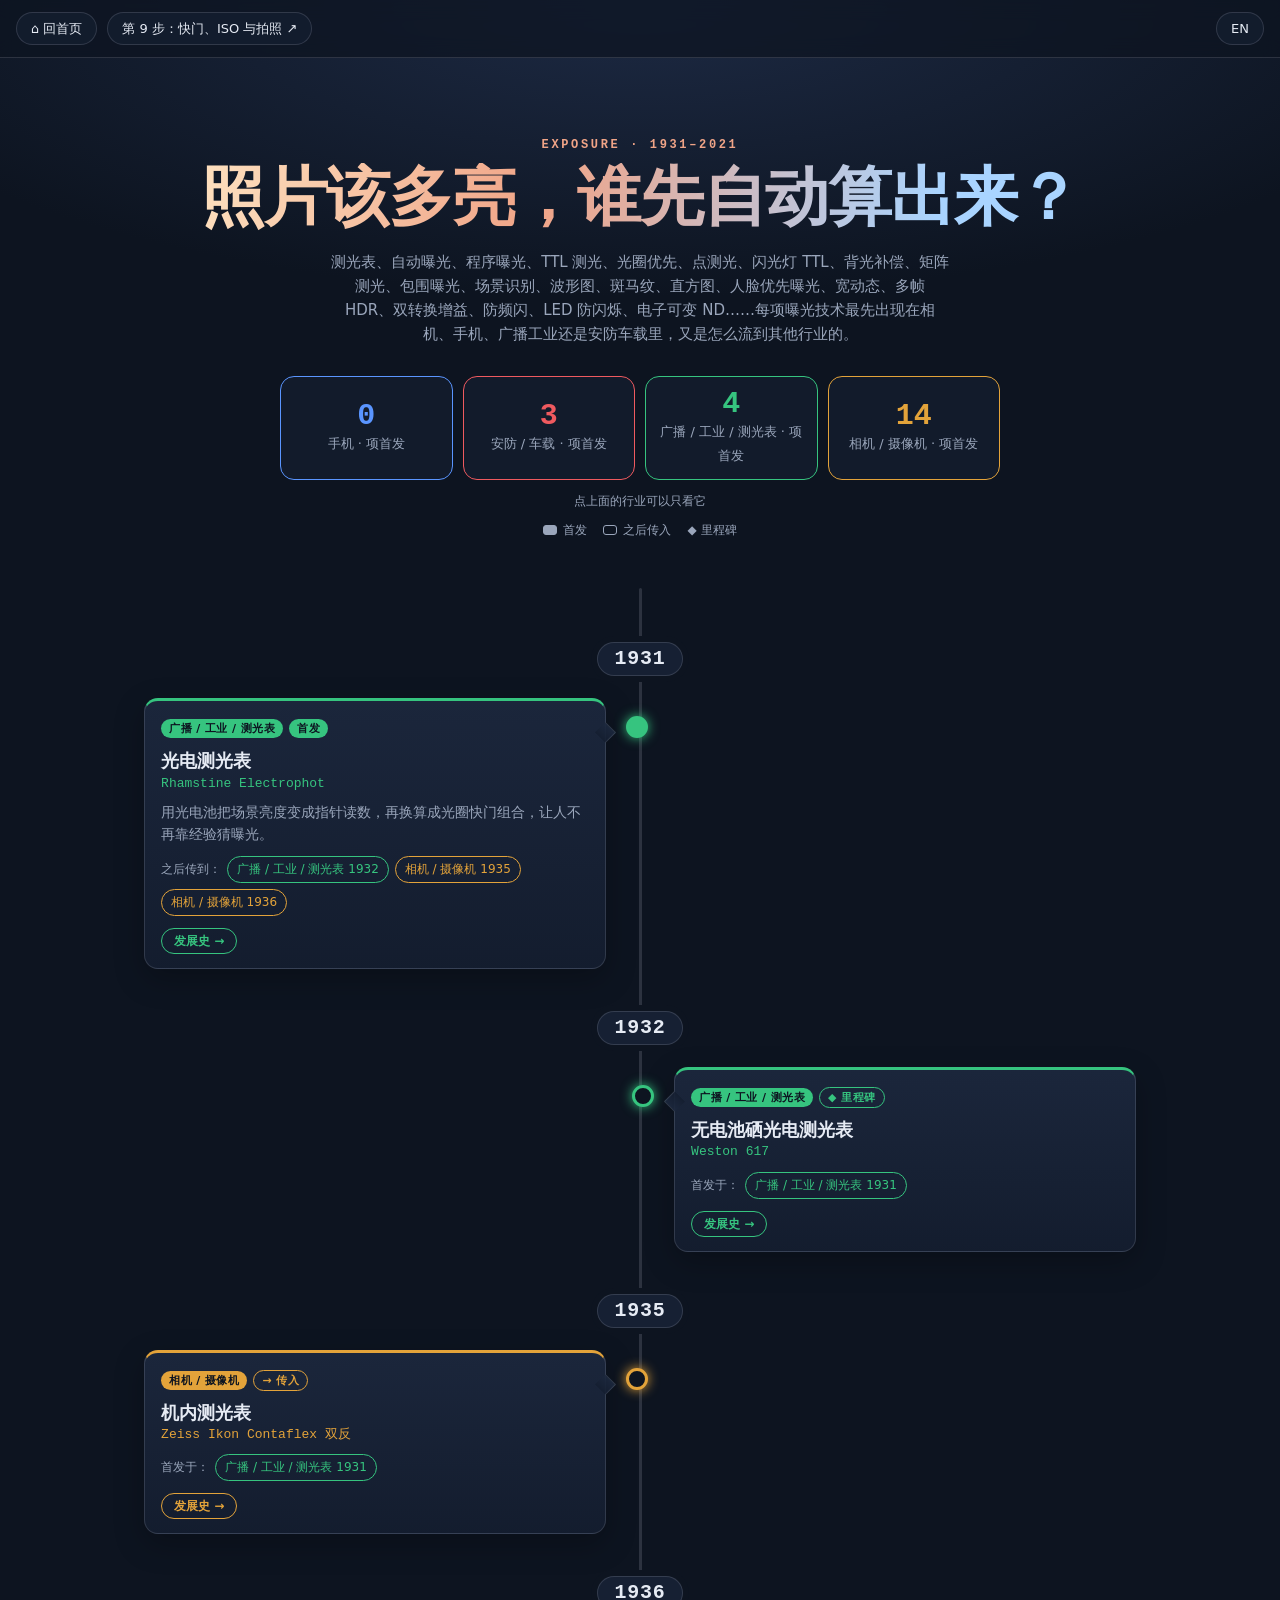
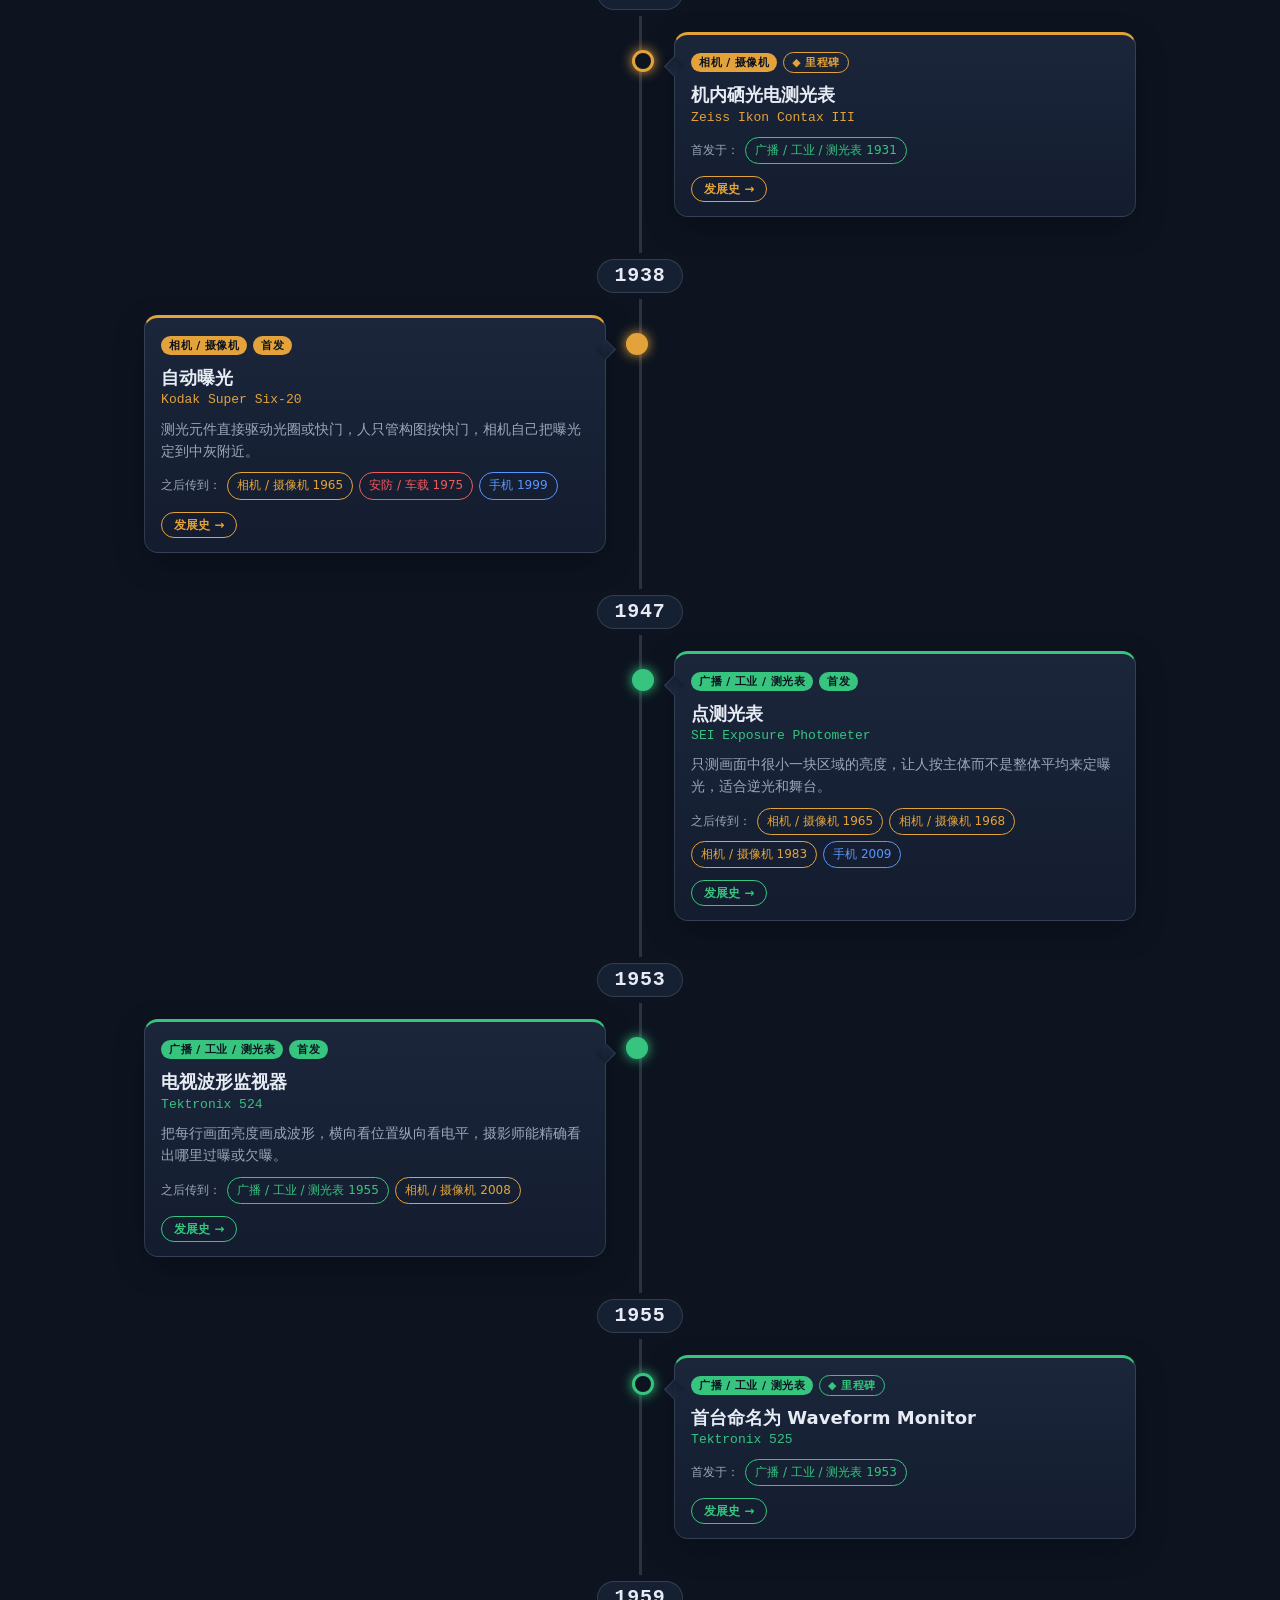
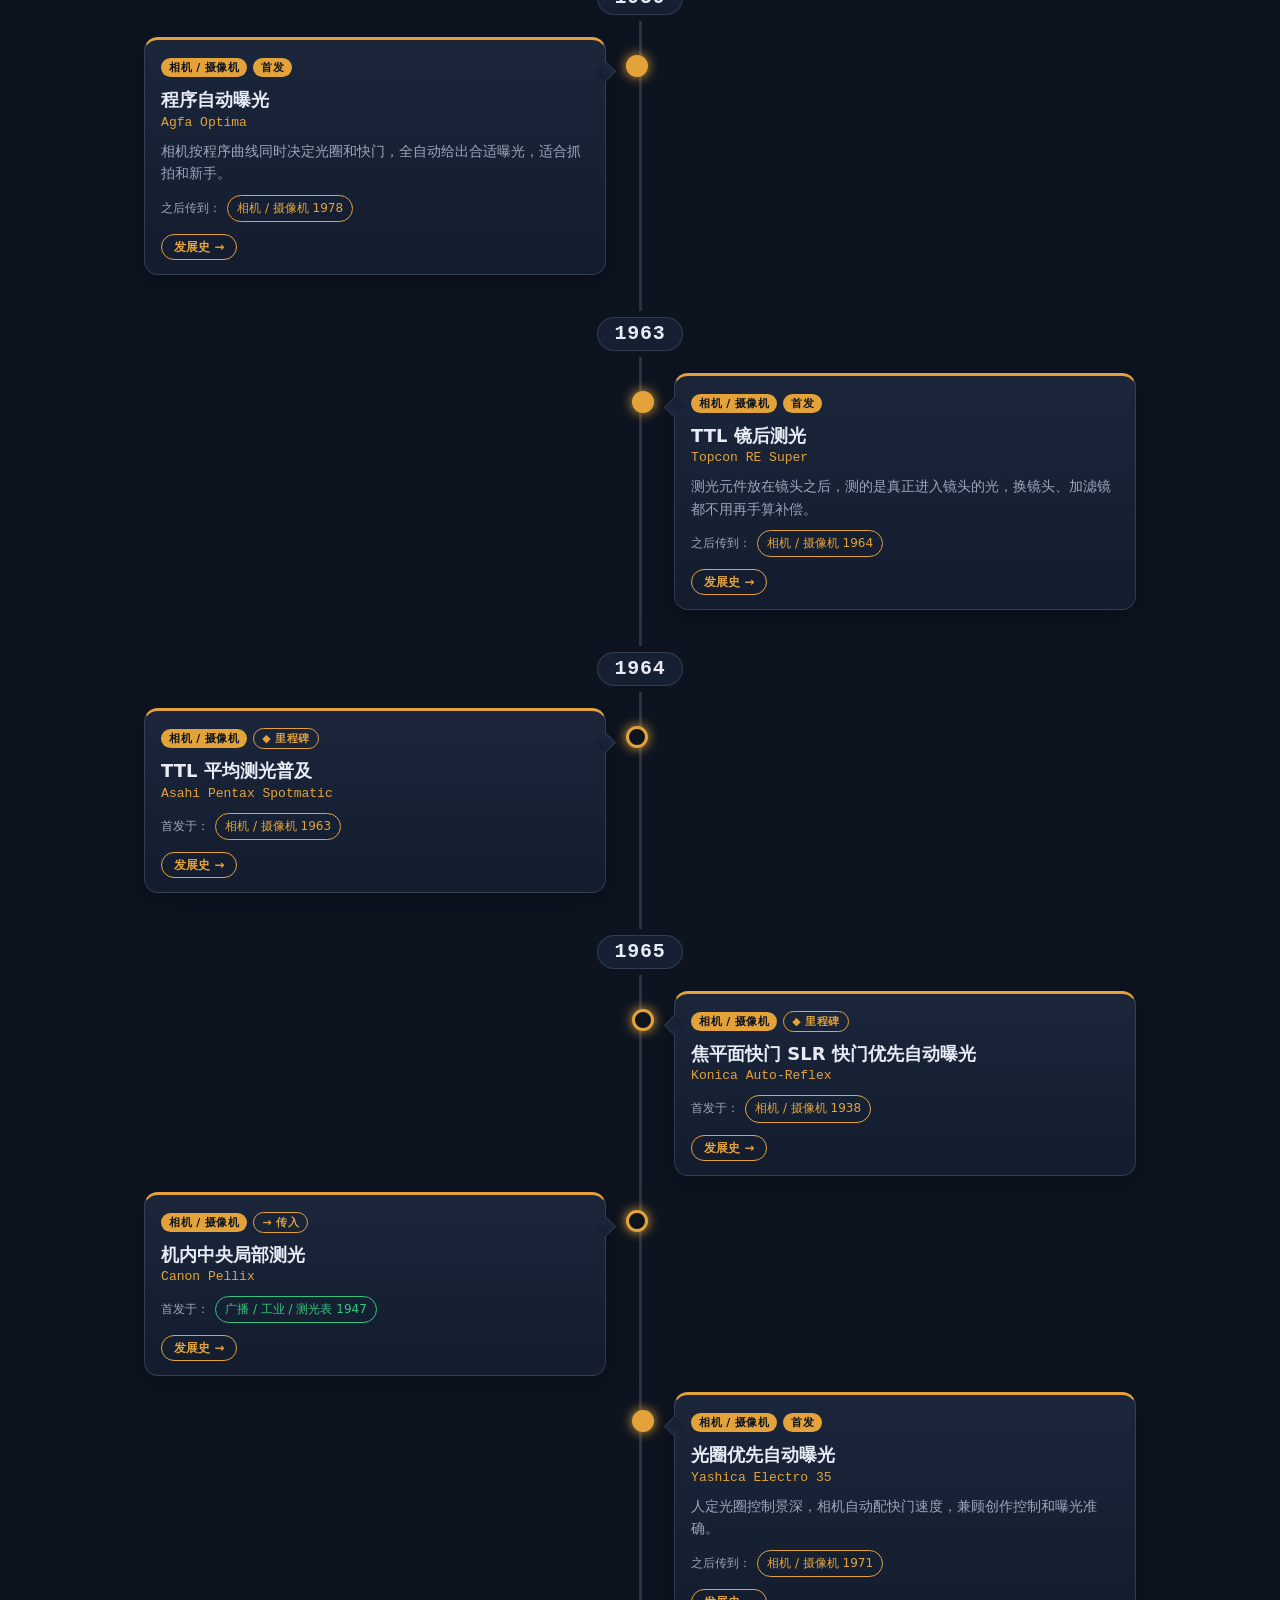
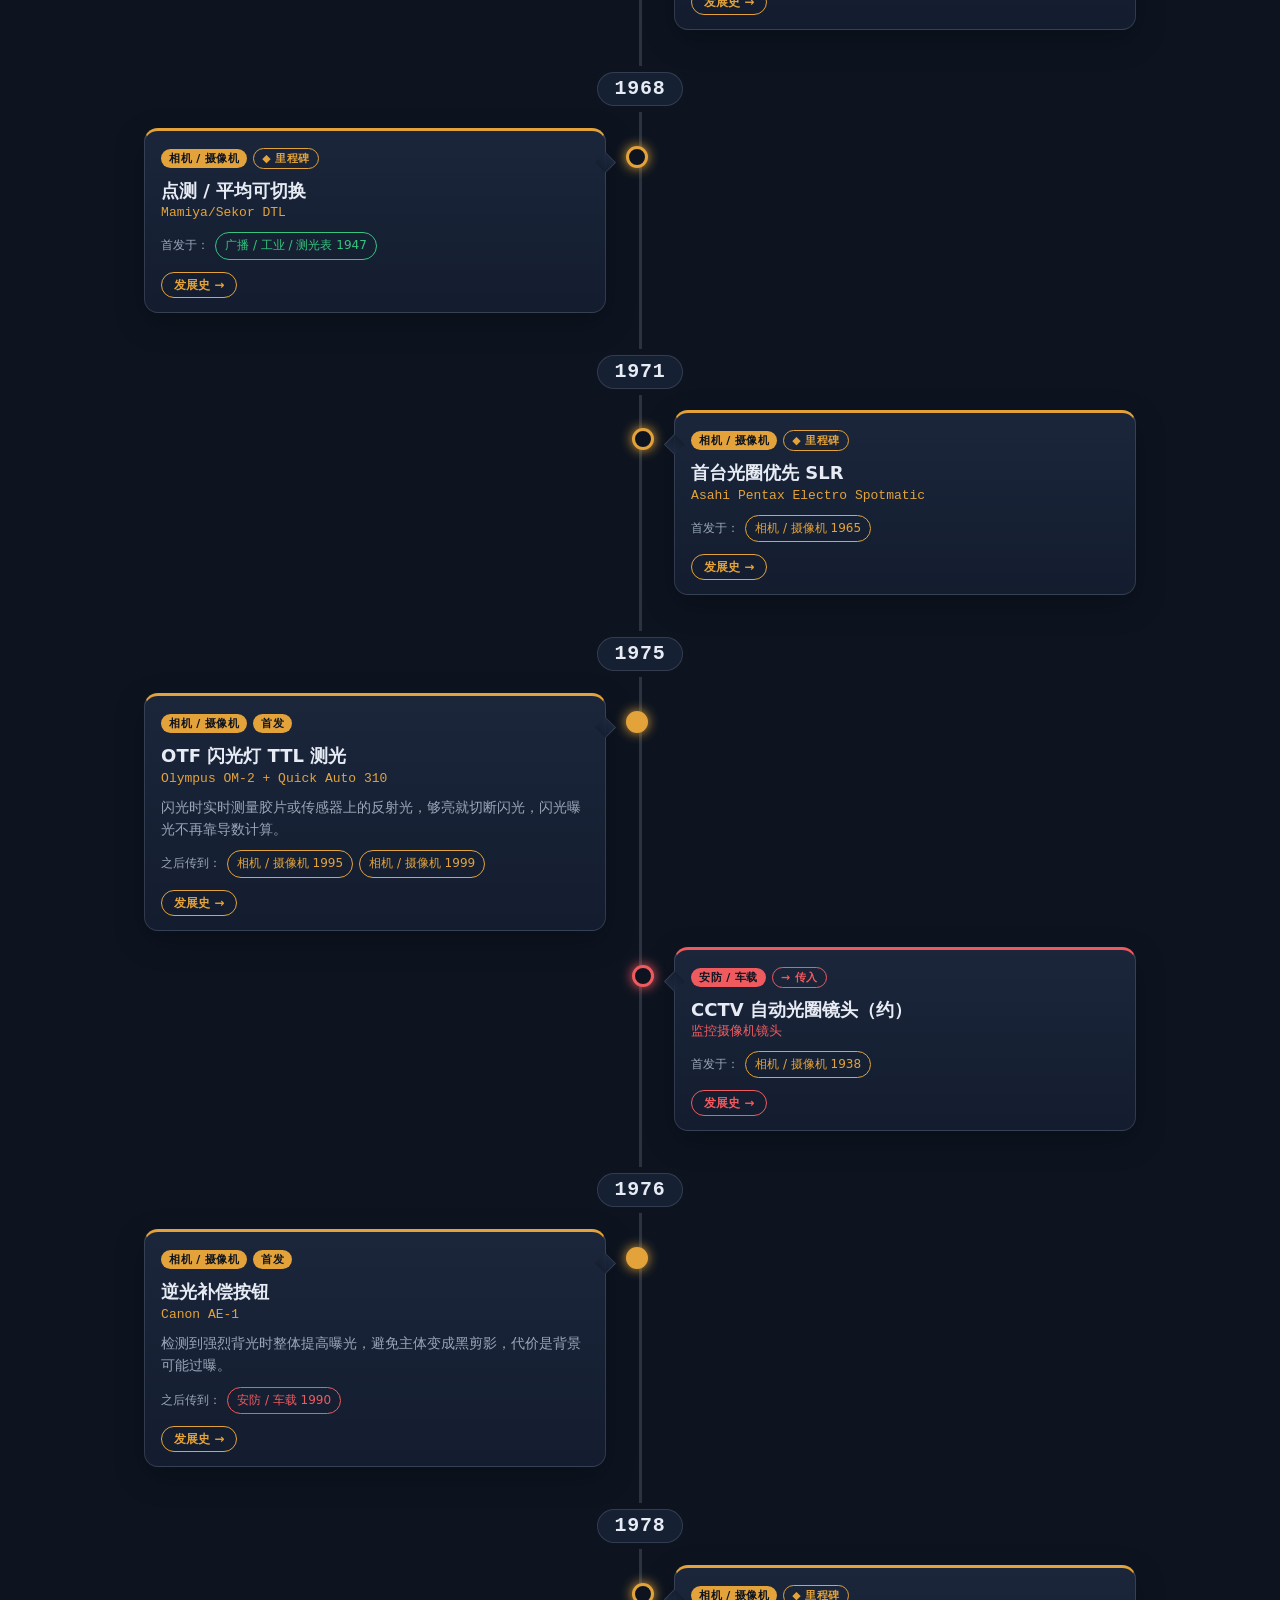
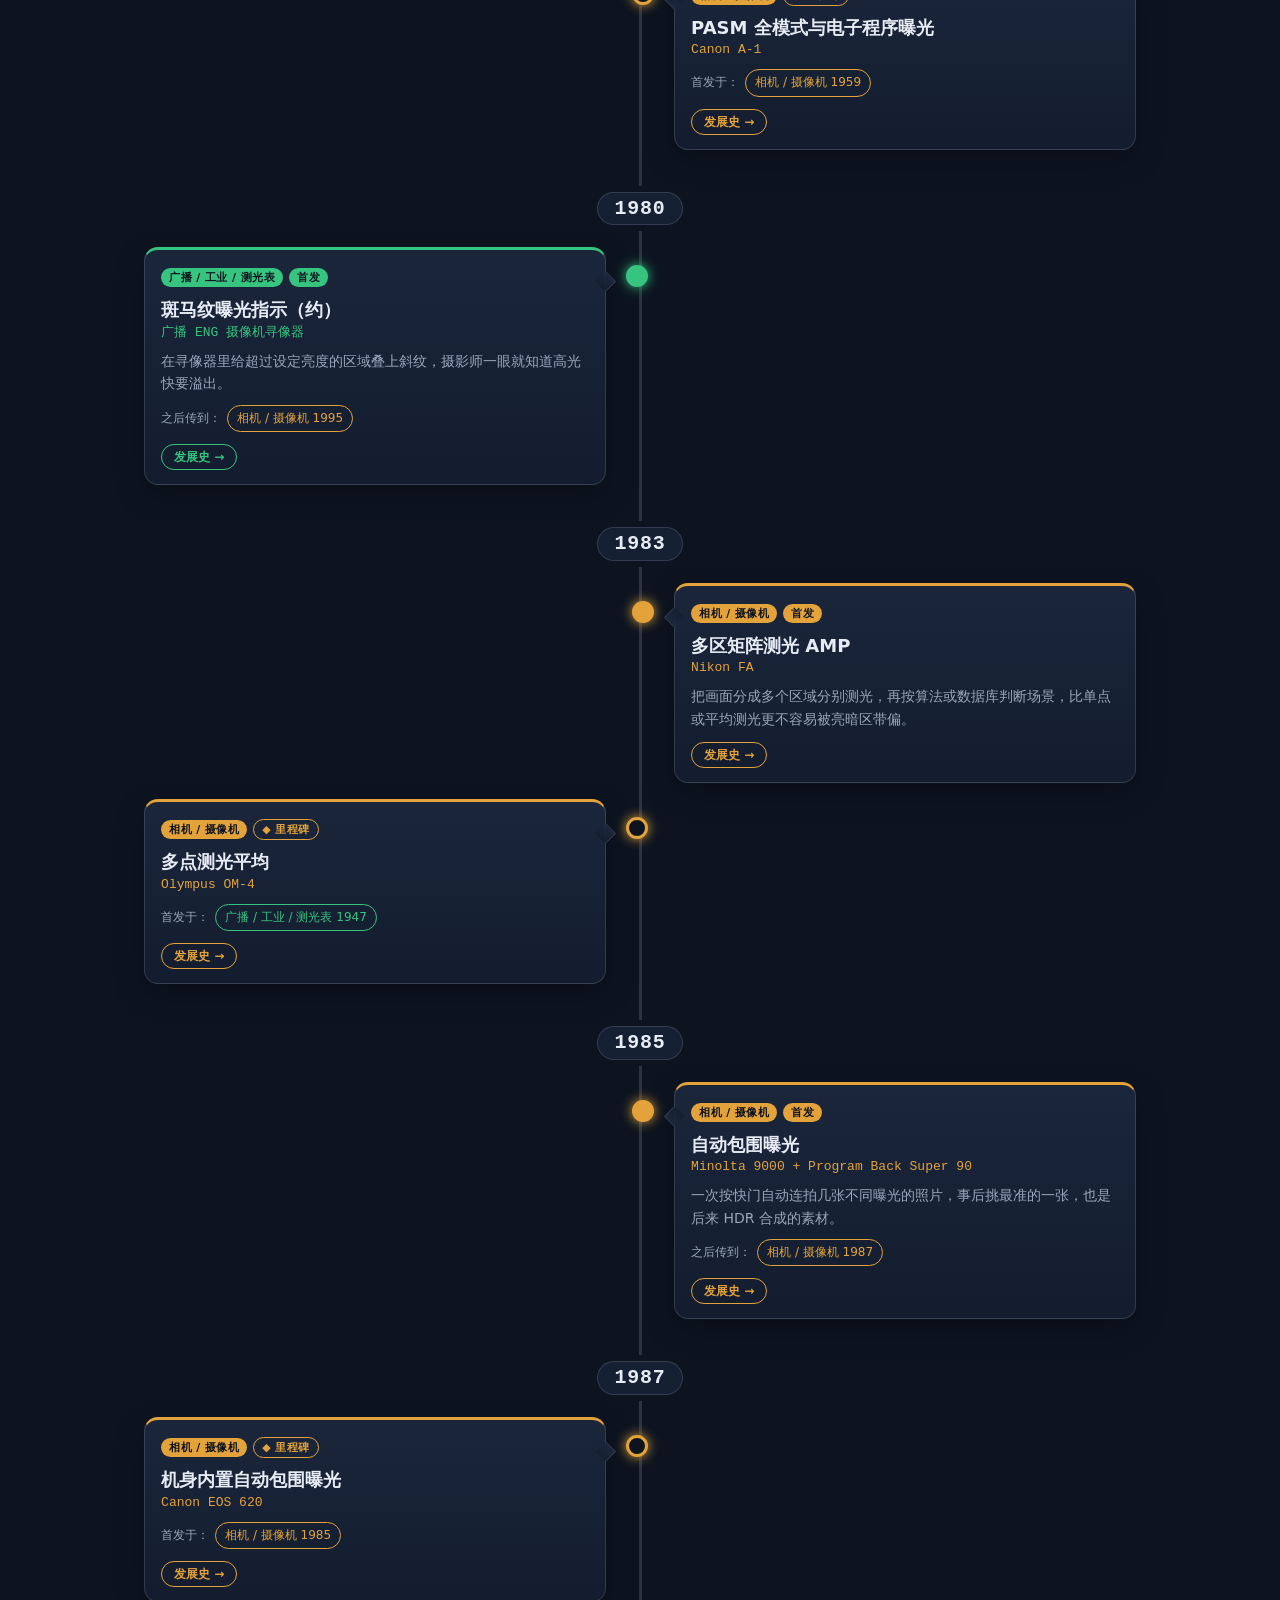
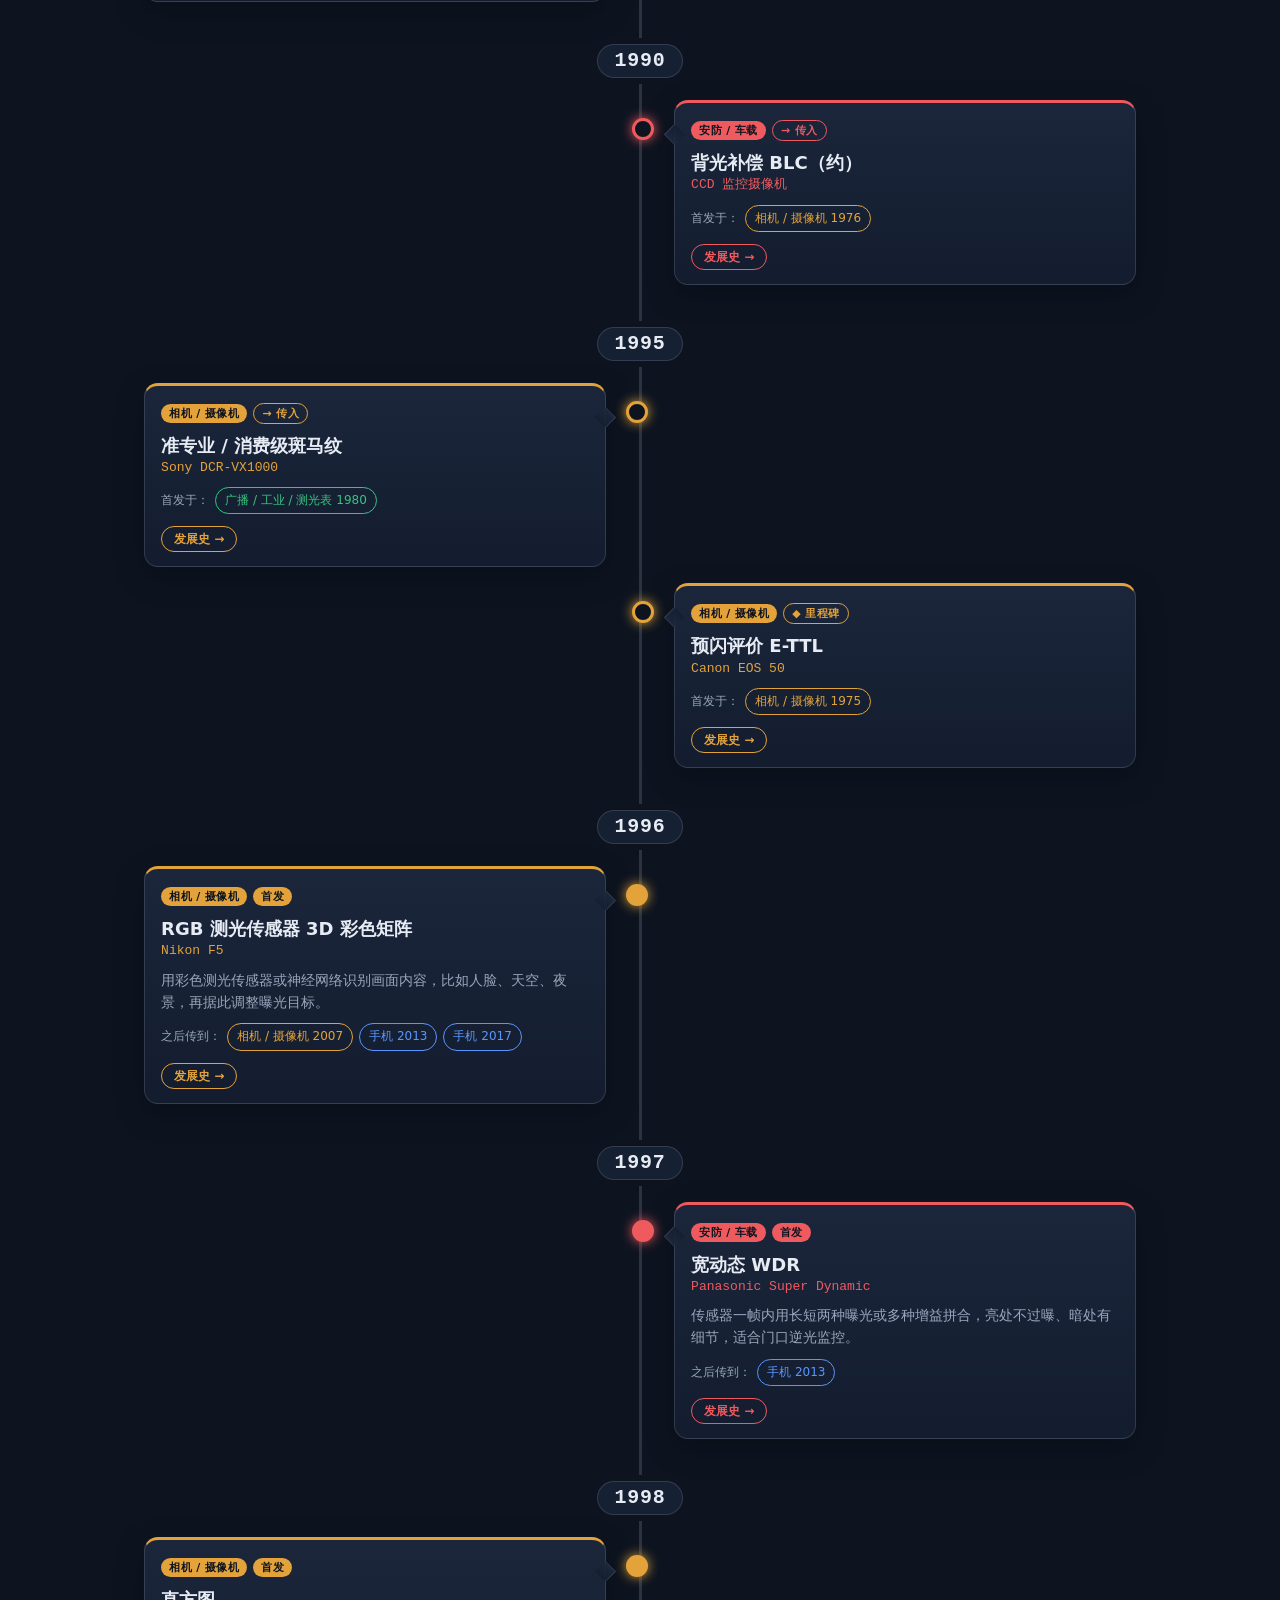
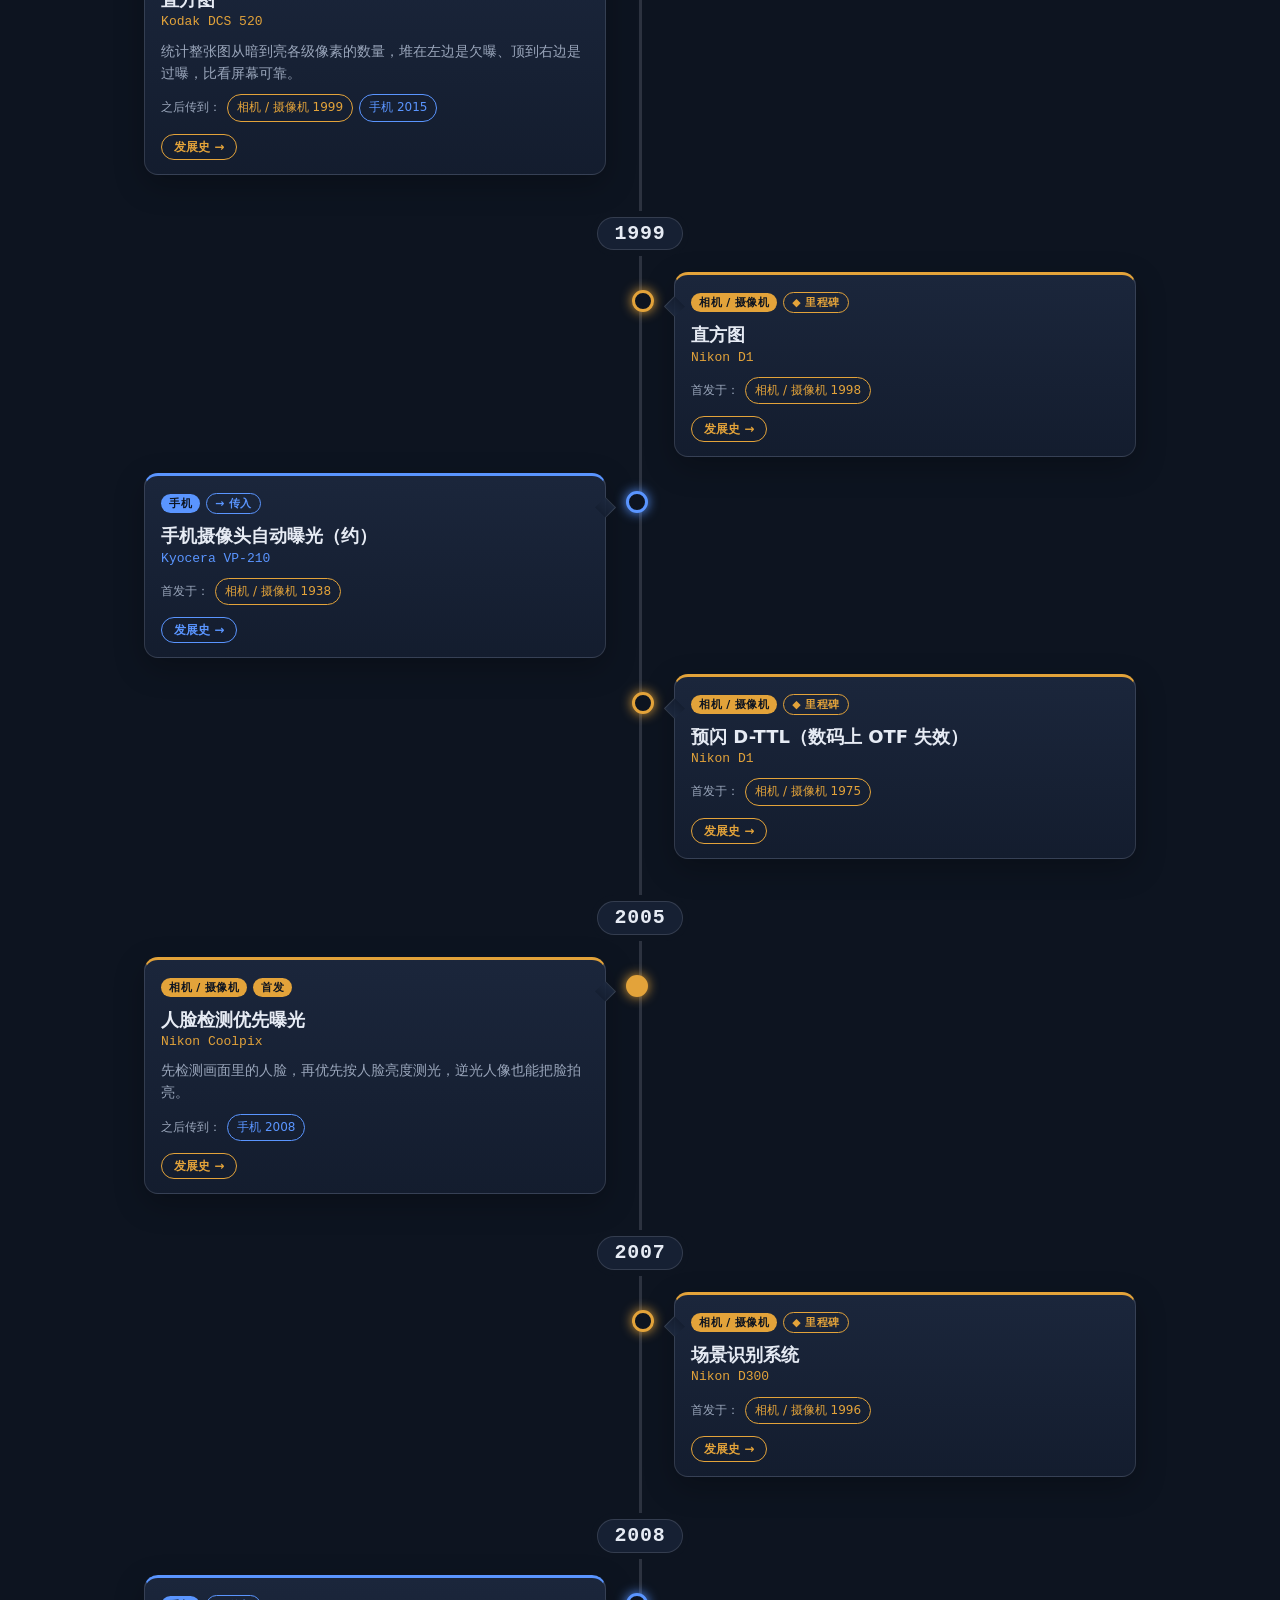
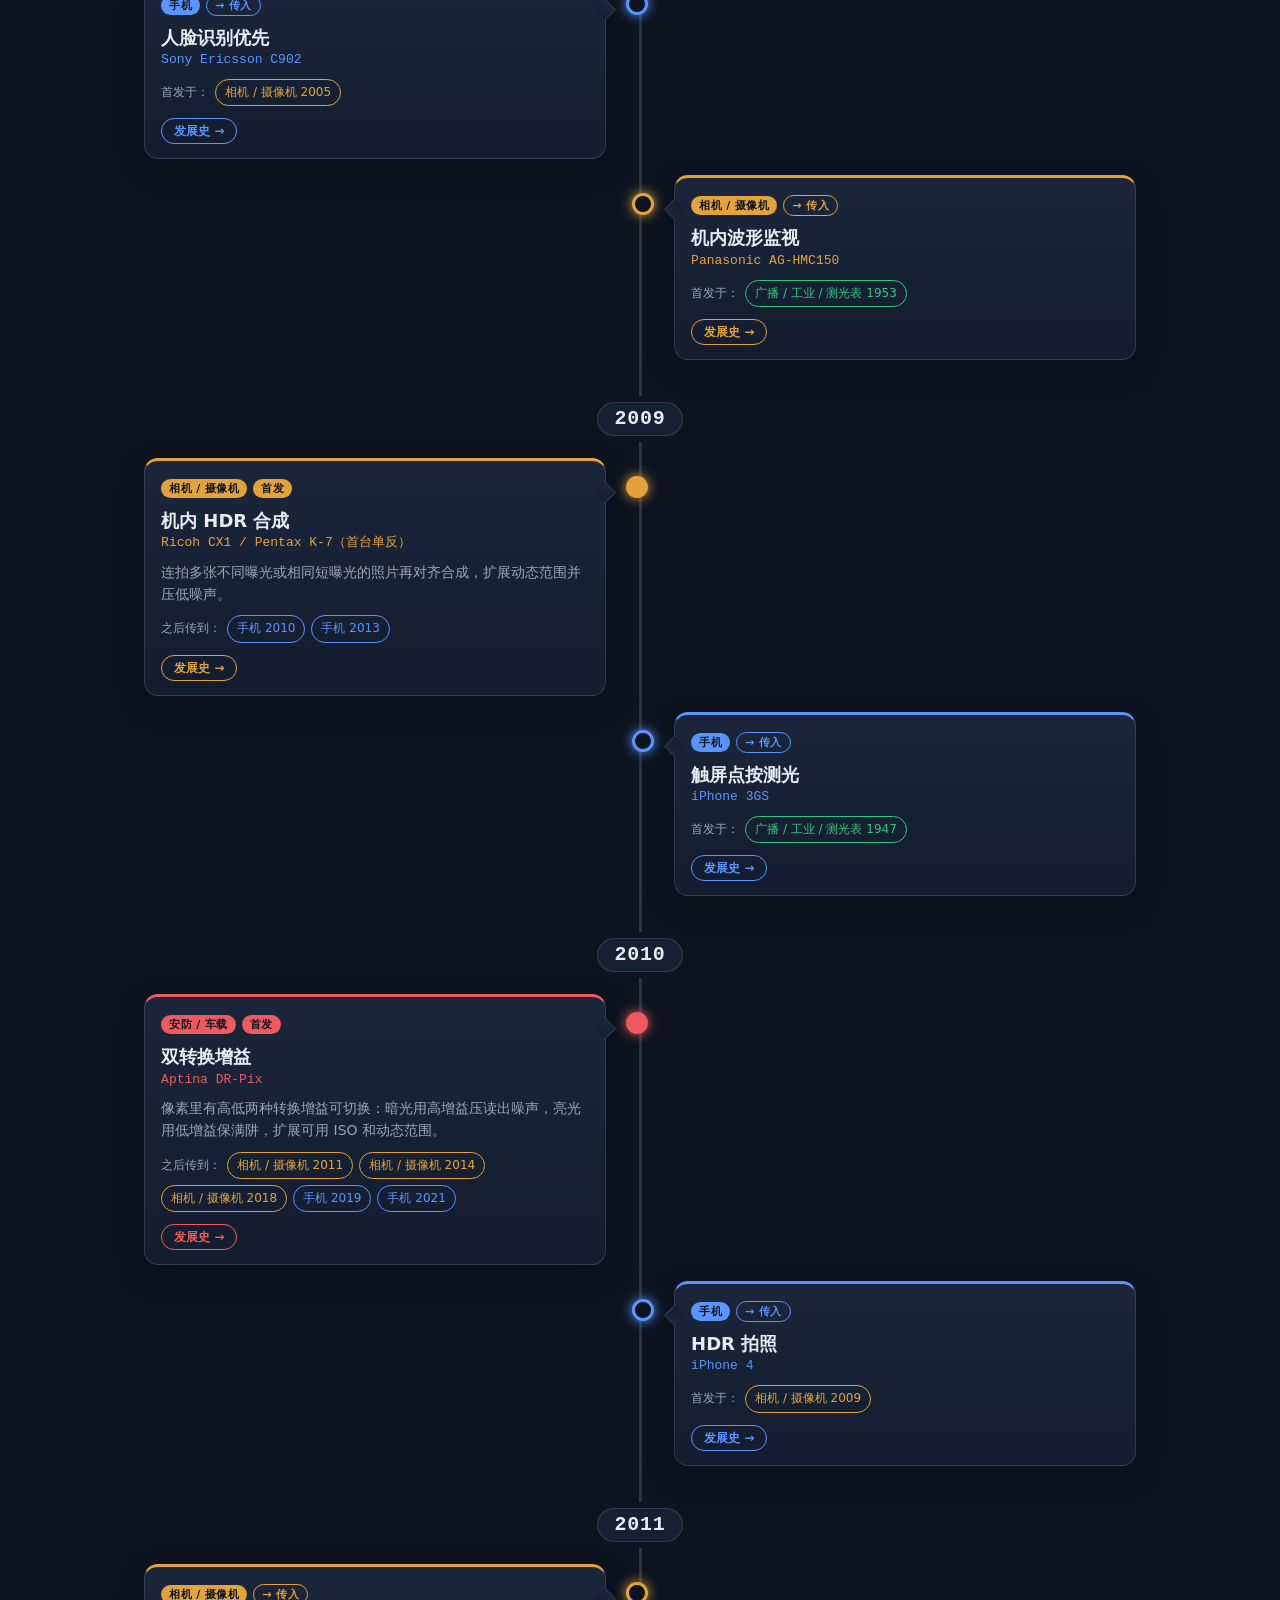
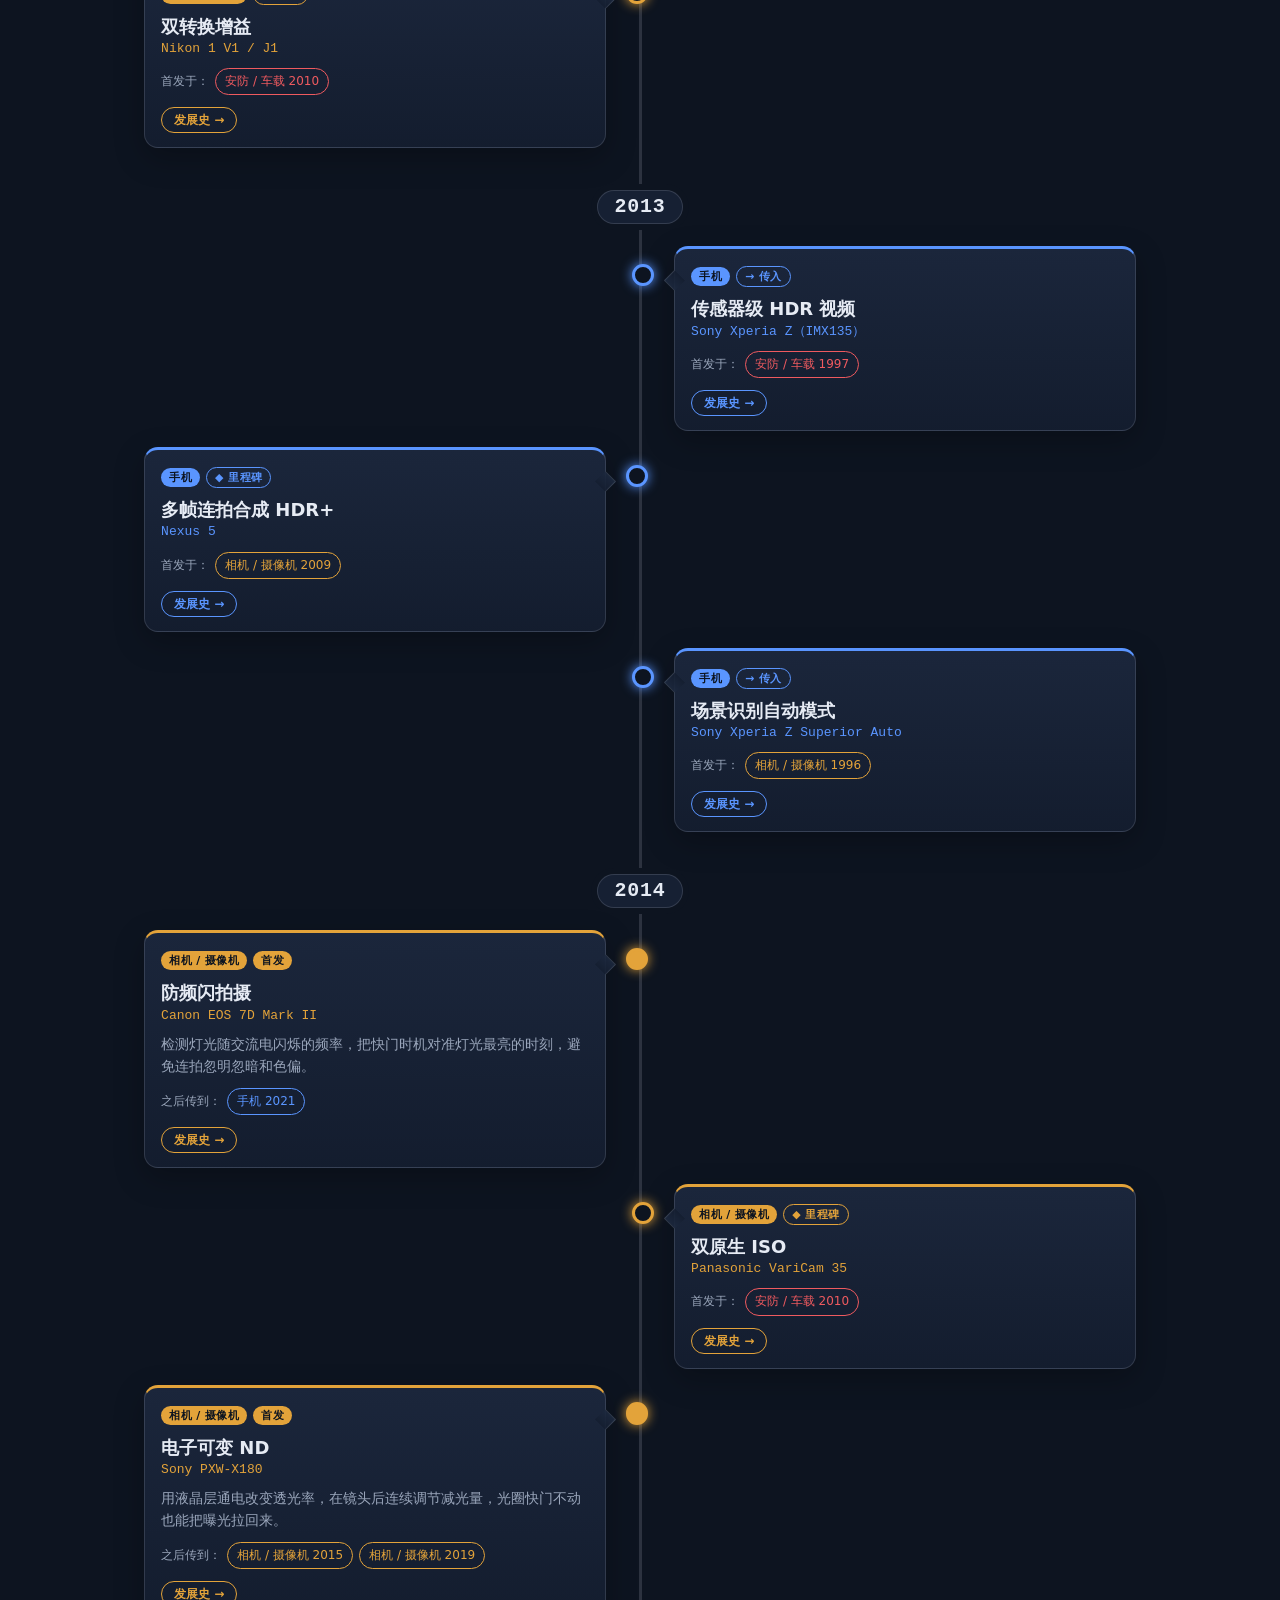
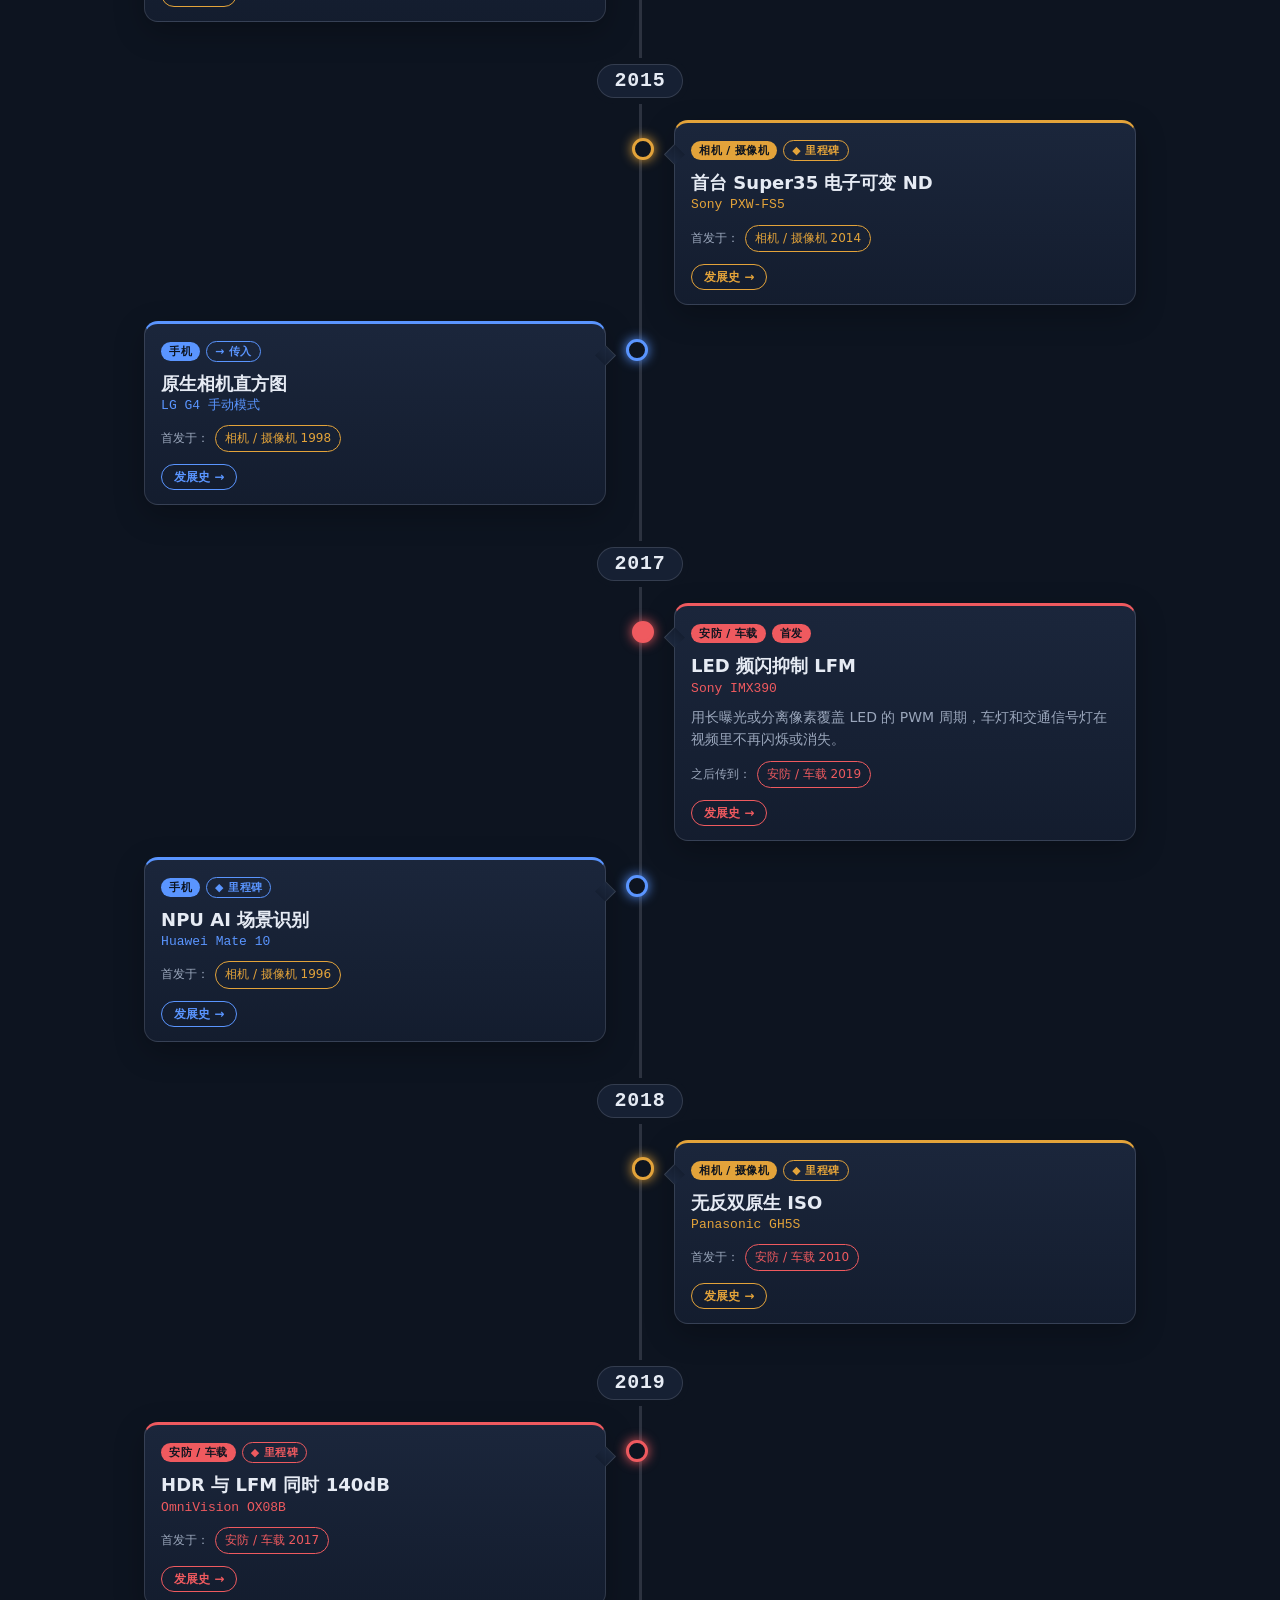
<file: exposure-timeline.html>
<!doctype html>
<html lang="zh-CN">
<head>
<meta charset="utf-8">
<meta name="viewport" content="width=device-width, initial-scale=1, viewport-fit=cover">
<title>曝光技术时间线 · PhotonFall</title>
<meta name="description" content="曝光的每项关键技术：内置测光表、自动曝光、快门优先、TTL 测光、光圈优先、程序曝光、矩阵测光、闪光灯 TTL、自动光圈、背光补偿、自动 ISO、直方图、斑马纹、曝光预览、宽动态、电子可变 ND……最先用在相机、手机、安防车载还是广播工业？">
<style>
:root{--bg:#0d1420;--bg2:#162033;--ink:#e6ebf4;--dim:#9aa6bb;--line:rgba(230,235,244,.14);
  --phone:#5a95ff;--auto:#ef5a5f;--ind:#36c47f;--cam:#e3a33a;--accent:#f0a487;
  --sans:-apple-system,BlinkMacSystemFont,"PingFang SC","Hiragino Sans GB","Microsoft YaHei","Noto Sans SC",system-ui,sans-serif;
  --serif:"Songti SC","Noto Serif SC",Georgia,serif;--mono:ui-monospace,"SF Mono",Menlo,Consolas,monospace}
*{box-sizing:border-box}
html{font-size:clamp(15px,.55vw + 7px,32px)}
html{scroll-behavior:smooth}
body{margin:0;font-size:1rem;background:radial-gradient(120% 60% at 50% 0%,#1d2a44 0%,var(--bg) 55%) fixed,var(--bg);color:var(--ink);font:1rem/1.6 var(--sans);overflow-x:hidden}
a{color:inherit}
#bar{position:fixed;z-index:20;top:0;left:0;height:3px;width:0;background:linear-gradient(90deg,var(--phone),var(--auto),var(--ind),var(--cam))}
header{position:sticky;top:0;z-index:10;display:flex;align-items:center;gap:0.667rem;padding:0.8rem 1.07rem;background:rgba(13,20,32,.72);backdrop-filter:blur(0.667rem);-webkit-backdrop-filter:blur(0.667rem);border-bottom:1px solid var(--line)}
header a,header button{border:1px solid var(--line);border-radius:66.6rem;background:rgba(22,32,51,.7);color:var(--ink);font:500 0.867rem/1 var(--sans);padding:0.6rem 0.933rem;text-decoration:none;cursor:pointer}
header a:hover,header button:hover{border-color:var(--accent)}
header .sp{flex:1}
.hero{max-width:80vw;margin:0 auto;padding:clamp(2.67rem,9vh,6.4rem) 1.07rem 1.6rem;text-align:center}
.eye{margin:0 0 0.8rem;font:600 0.8rem/1 var(--mono);letter-spacing:.22em;text-transform:uppercase;color:var(--accent)}
h1{margin:0;font:800 clamp(2.27rem,5vw,7rem)/1.08 var(--sans);letter-spacing:-.02em;background:linear-gradient(100deg,#ffe9c7,#f0a487 40%,#a9d4ff 80%);-webkit-background-clip:text;background-clip:text;color:transparent}
.sub{max-width:41.3rem;margin:1.2rem auto 0;color:var(--dim)}
.stats{display:grid;grid-template-columns:repeat(4,minmax(0,1fr));gap:0.667rem;max-width:48rem;margin:2rem auto 0;padding:0;list-style:none}
.stats li{display:flex}
@media (max-width:560px){.stats{grid-template-columns:repeat(2,minmax(0,1fr))}}
.stats button{width:100%;border:1.5px solid var(--c);border-radius:0.933rem;background:rgba(22,32,51,.6);color:var(--ink);padding:0.8rem 0.933rem;cursor:pointer;font:inherit;transition:opacity .2s,transform .2s,background .2s}
.stats button:hover{transform:translateY(-2px)}
.stats button[aria-pressed=false]{opacity:.35}
.stats b{display:block;font:800 2rem/1 var(--mono);color:var(--c)}
.stats span{font-size:0.867rem;color:var(--dim)}
.hint{margin:0.8rem 0 0;font-size:0.8rem;color:var(--dim)}
.legend{display:flex;justify-content:center;gap:1.07rem;margin:0.667rem 0 0;font-size:0.8rem;color:var(--dim)}
.legend i{display:inline-block;width:0.933rem;height:0.667rem;border-radius:3px;margin-right:0.4rem;vertical-align:-1px;border:1.5px solid var(--dim)}
.legend .solid i{background:var(--dim)}

/* 时间线主体 */
.tl{position:relative;max-width:80vw;margin:1.6rem auto 0;padding:1.33rem 1.07rem 5.33rem;list-style:none}
.tl::before,.tl .fill{content:"";position:absolute;top:0;left:50%;width:3px;margin-left:-1.5px;border-radius:3px}
.tl::before{bottom:0;background:var(--line)}
.tl .fill{height:0;background:linear-gradient(180deg,var(--cam),var(--auto),var(--ind),var(--phone));box-shadow:0 0 0.933rem rgba(240,164,135,.5)}
.yr{position:relative;display:flex;justify-content:center;margin:2.27rem 0 0.933rem}
.yr span{position:relative;z-index:1;padding:0.4rem 1.07rem;border-radius:66.6rem;background:var(--bg2);border:1px solid var(--line);font:800 1.33rem/1 var(--mono);letter-spacing:.04em;box-shadow:0 0 0 0.4rem var(--bg)}
.it{position:relative;width:50%;padding:0.533rem 2.27rem 0.533rem 0}
.it.r{margin-left:50%;padding:0.533rem 0 0.533rem 2.27rem}
.it::after{content:"";position:absolute;top:1.73rem;right:-.533rem;width:1.07rem;height:1.07rem;border-radius:50%;background:var(--bg);border:3px solid var(--c);box-shadow:0 0 0.8rem var(--c)}
.it.r::after{right:auto;left:-.533rem}
.it.first::after{background:var(--c)}
.card{position:relative;padding:0.933rem 1.07rem;border-radius:0.933rem;background:linear-gradient(180deg,rgba(28,40,62,.92),rgba(20,30,48,.92));border:1px solid var(--line);border-top:3px solid var(--c);box-shadow:0 0.667rem 2rem rgba(0,0,0,.25);
  opacity:0;transform:translateY(1.6rem) scale(.98);transition:opacity .6s ease,transform .6s ease}
.it.in .card{opacity:1;transform:none}
.card::before{content:"";position:absolute;top:1.6rem;right:-.533rem;width:0.933rem;height:0.933rem;background:inherit;border-right:1px solid var(--line);border-top:1px solid var(--line);transform:rotate(45deg)}
.it.r .card::before{right:auto;left:-.533rem;transform:rotate(-135deg)}
.tag{display:inline-flex;gap:0.4rem;align-items:center;font:600 0.733rem/1 var(--sans);letter-spacing:.04em}
.tag em{font-style:normal;padding:0.267rem 0.533rem;border-radius:66.6rem;background:var(--c);color:#0d1420}
.tag .flw{background:transparent;border:1px solid var(--c);color:var(--c)}
.card h3{margin:0.667rem 0 2px;font:700 1.2rem/1.3 var(--sans)}
.card .prod{margin:0;font:500 0.867rem/1.4 var(--mono);color:var(--c)}
.card p.d{margin:0.533rem 0 0;font-size:0.933rem;color:var(--dim)}
.card .to{display:flex;flex-wrap:wrap;gap:0.4rem;margin:0.667rem 0 0;font-size:0.8rem;color:var(--dim);align-items:center}
.card .to a{padding:3px 0.6rem;border-radius:66.6rem;border:1px solid var(--cc);color:var(--cc);text-decoration:none}
.card .to a:hover{background:var(--cc);color:#0d1420}
.it.off{display:none}
.it.flash .card{box-shadow:0 0 0 2px var(--c),0 0.667rem 2rem rgba(0,0,0,.25)}
.refs{margin-top:1.2rem;text-align:left}.refs summary{cursor:pointer;text-align:center}.refs ol{columns:2 22rem;font-size:.8rem;line-height:1.5}.refs a{color:var(--dim)}
footer{max-width:80vw;margin:0 auto;padding:0 1.07rem 4rem;text-align:center;font-size:0.867rem;color:var(--dim)}

@media (max-width:720px){
  .hero,.tl,footer{max-width:none}
  .tl::before,.tl .fill{left:1.6rem}
  .it,.it.r{width:auto;margin-left:0;padding:0.533rem 0 0.533rem 3.47rem}
  .it::after,.it.r::after{left:1.07rem;right:auto}
  .card::before,.it.r .card::before{right:auto;left:-.533rem;transform:rotate(-135deg)}
  .yr{justify-content:flex-start}
  .yr span{margin-left:0}
}
@media (prefers-reduced-motion:reduce){html{scroll-behavior:auto}.card{transition:none;opacity:1;transform:none}}
</style>
</head>
<body data-tl="ae">
<div id="bar" aria-hidden="true"></div>
<header>
  <a href="index.html#/" id="home">⌂ PhotonFall</a>
  <a href="index.html#/step/9" id="steplink"></a>
  <span class="sp"></span>
  <button type="button" id="lang"></button>
</header>
<section class="hero">
  <p class="eye" id="eyebrow">Exposure</p>
  <h1 id="h1"></h1>
  <p class="sub" id="sub"></p>
  <ul class="stats" id="stats"></ul>
  <p class="hint" id="hint"></p>
  <p class="legend" id="legend"></p>
</section>
<ol class="tl" id="tl"><li class="fill" aria-hidden="true"></li></ol>
<footer id="foot"></footer>

<script src="js/i18n.js"></script>
<script src="js/tl-core.js"></script>
<script src="js/aetl.js"></script>
<script src="js/tl-page.js"></script>
</body>
</html>
</file>
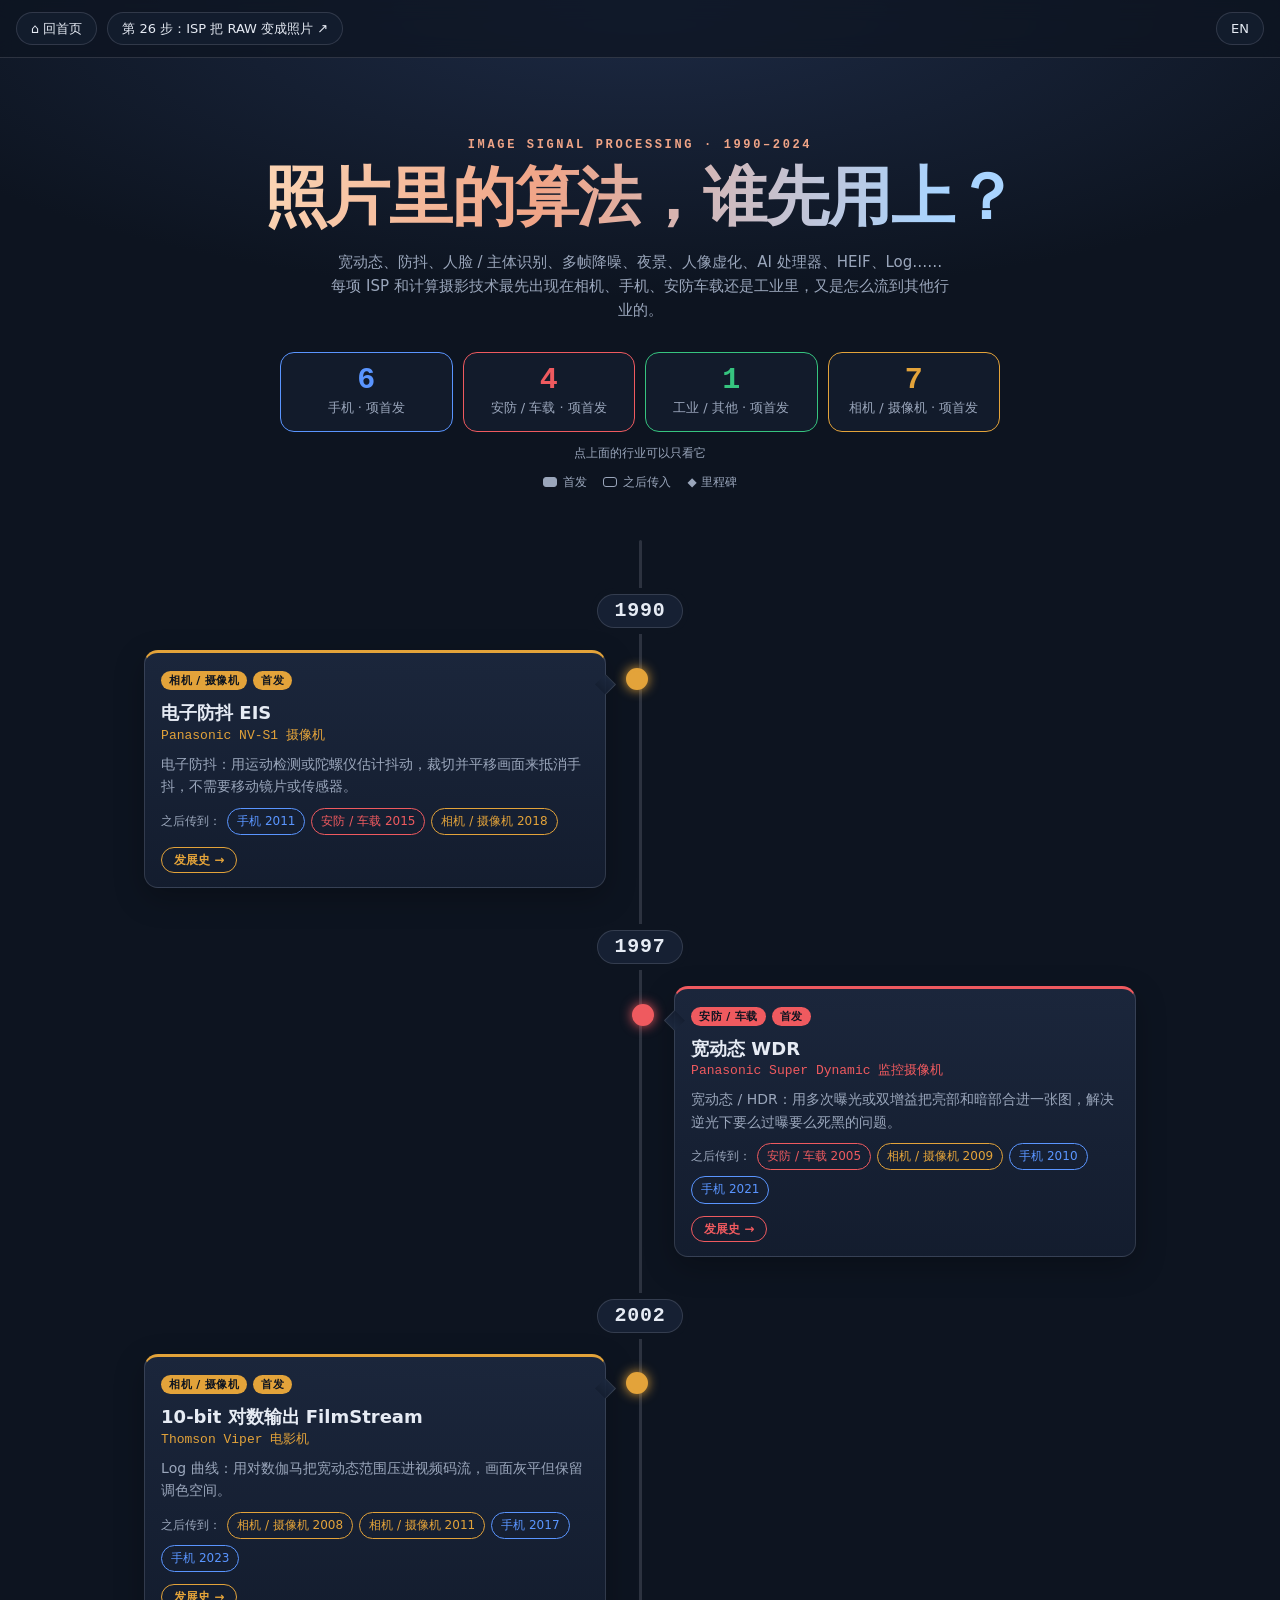
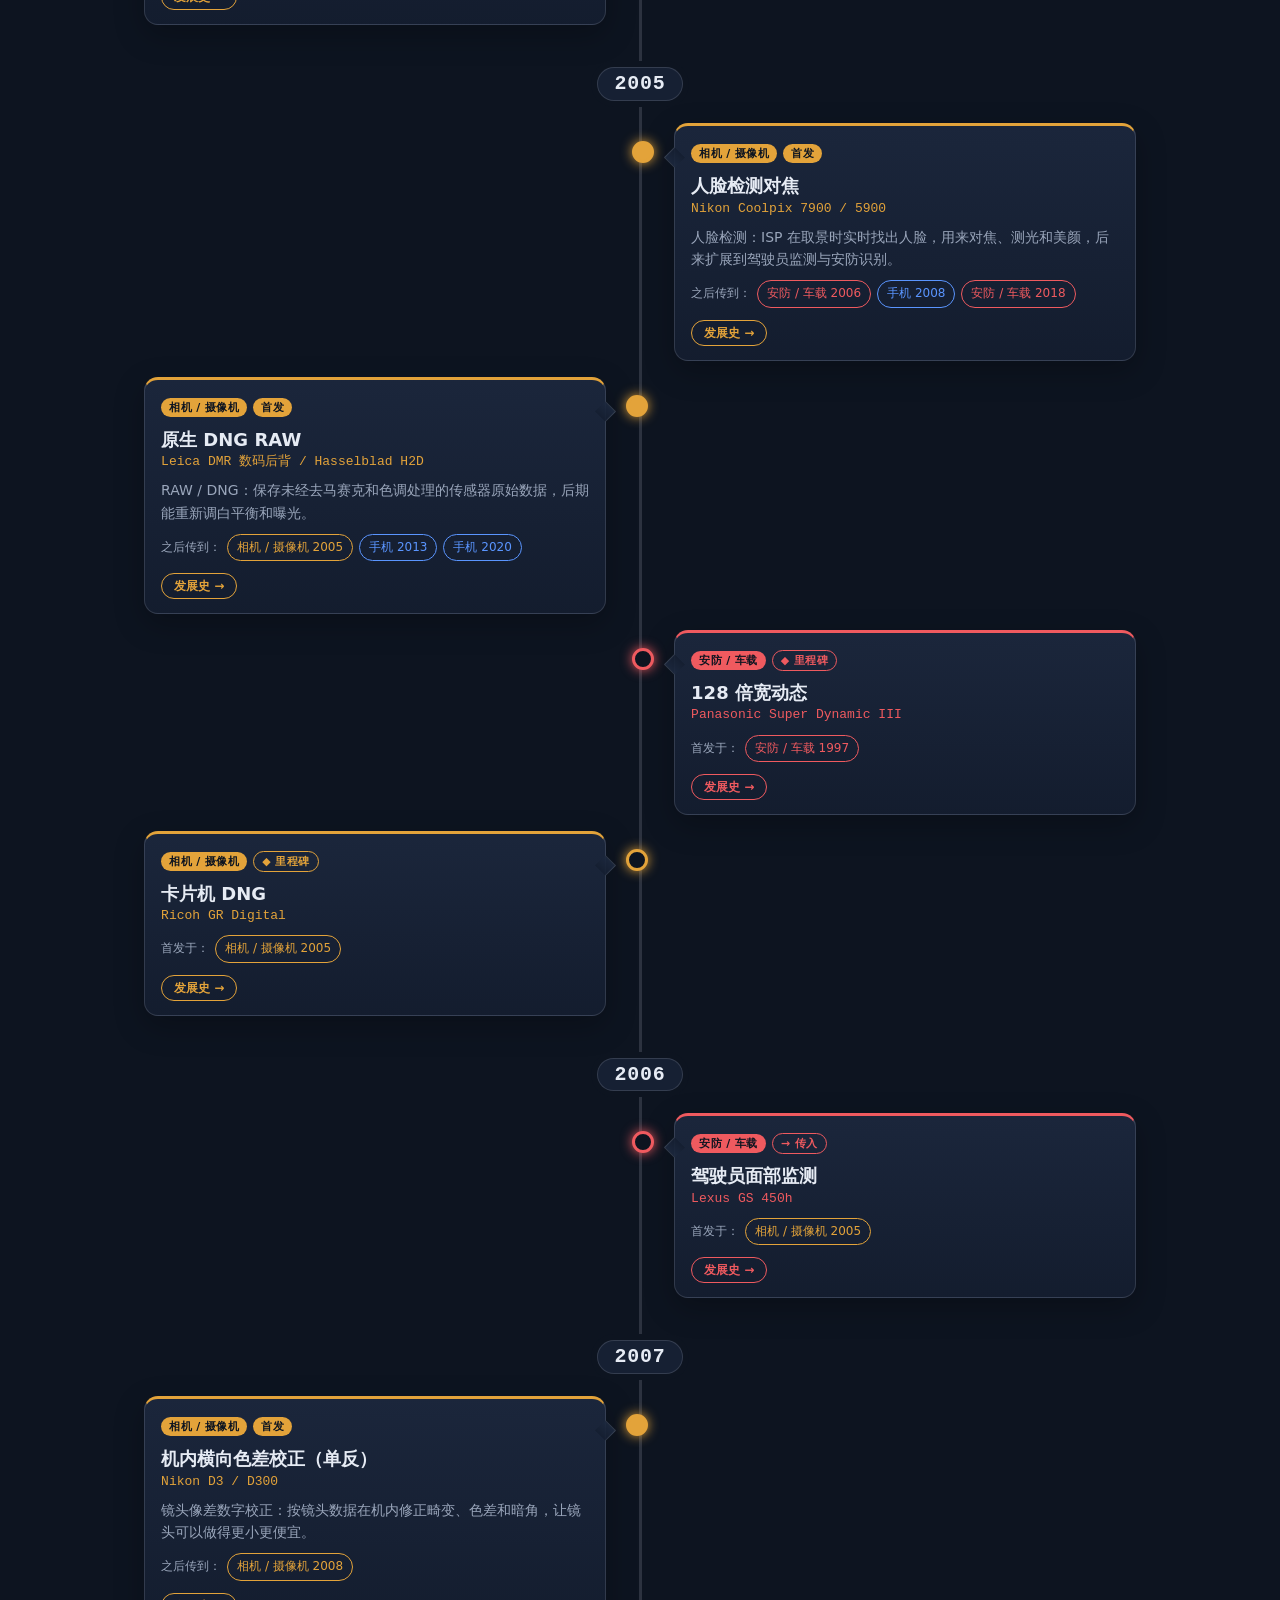
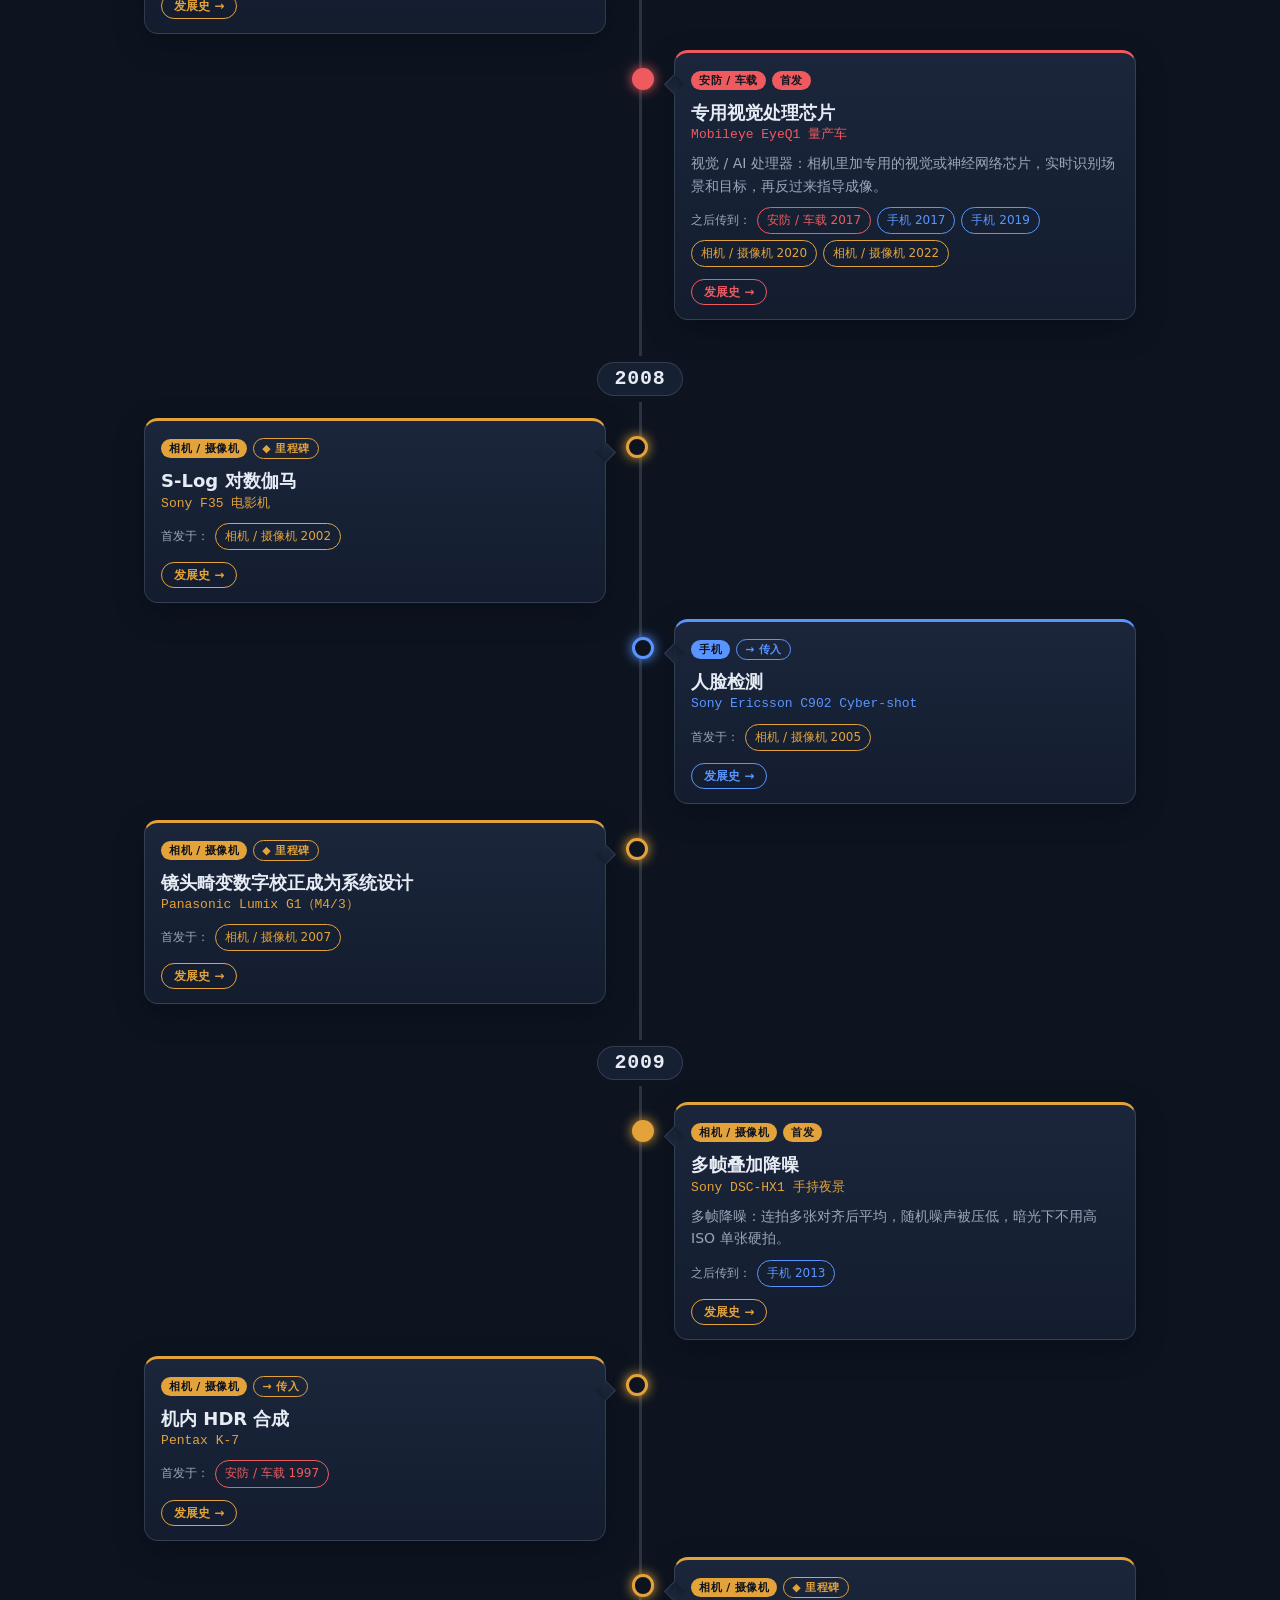
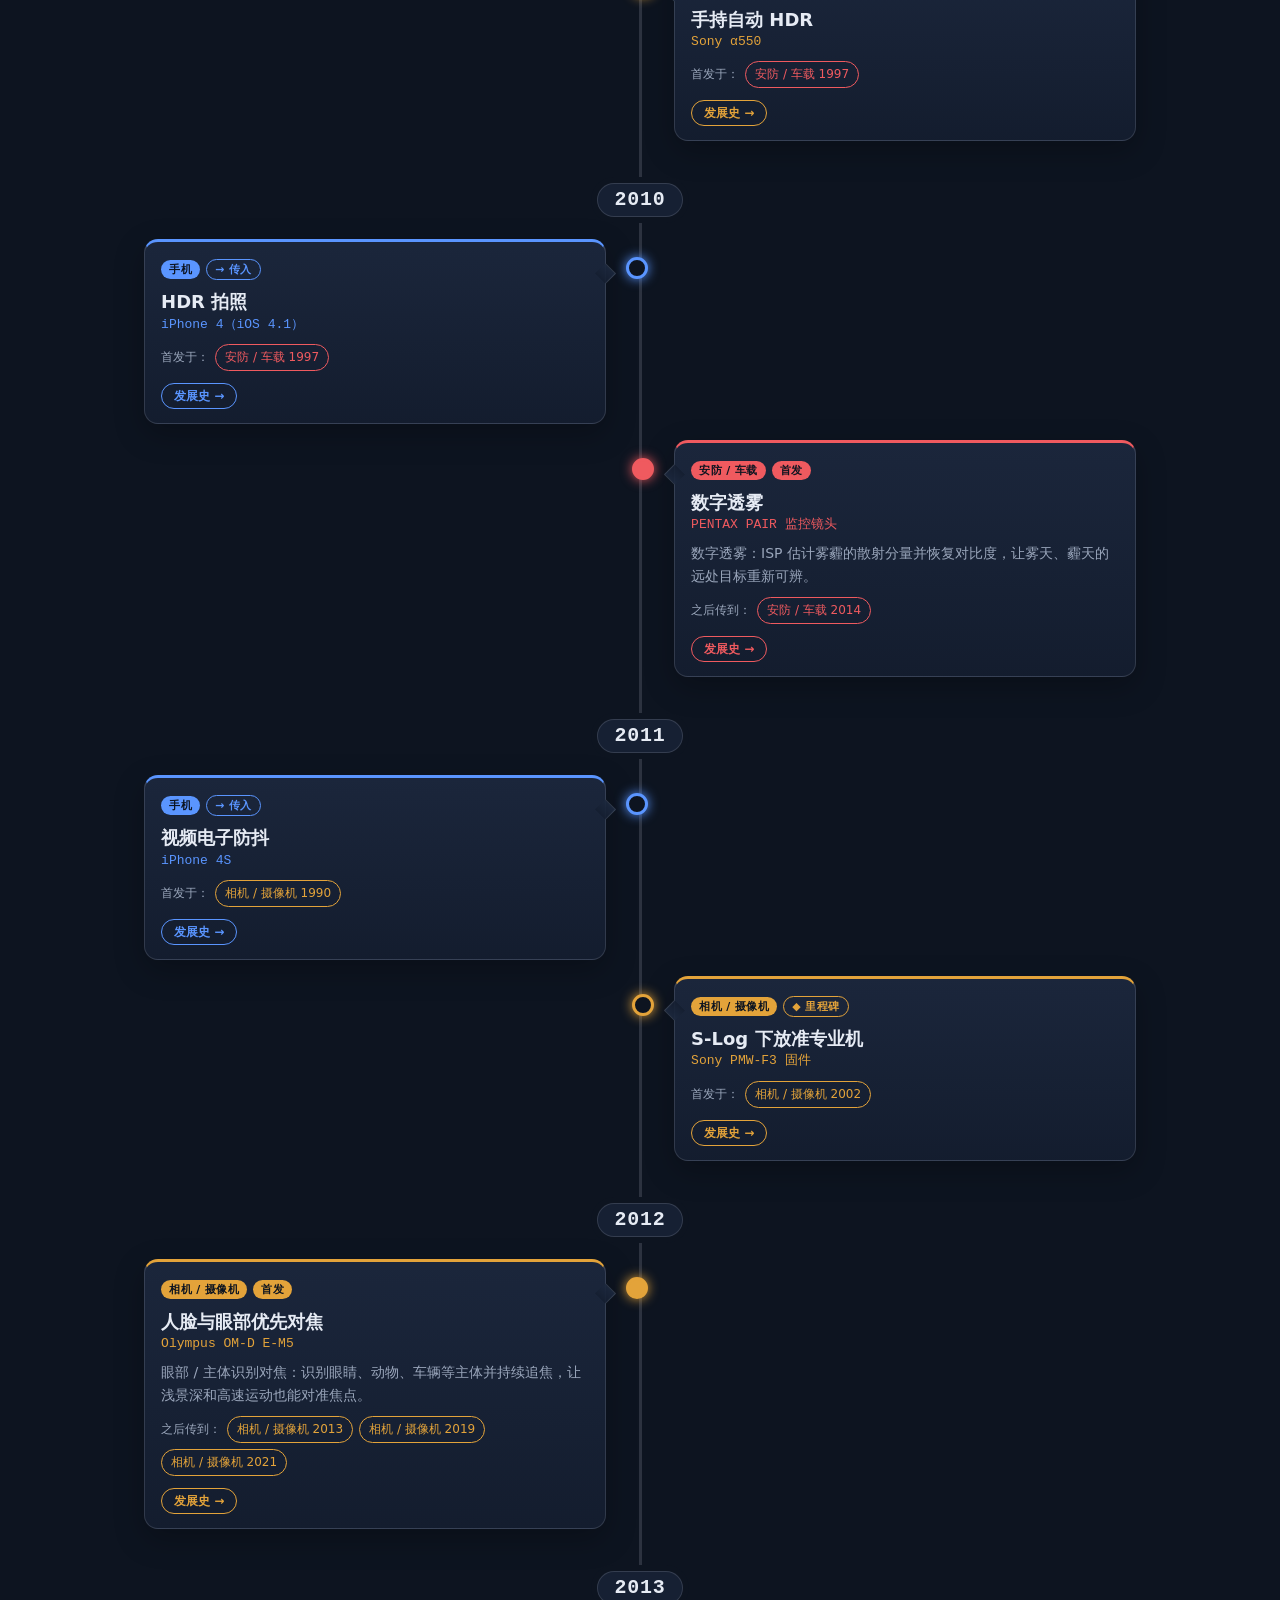
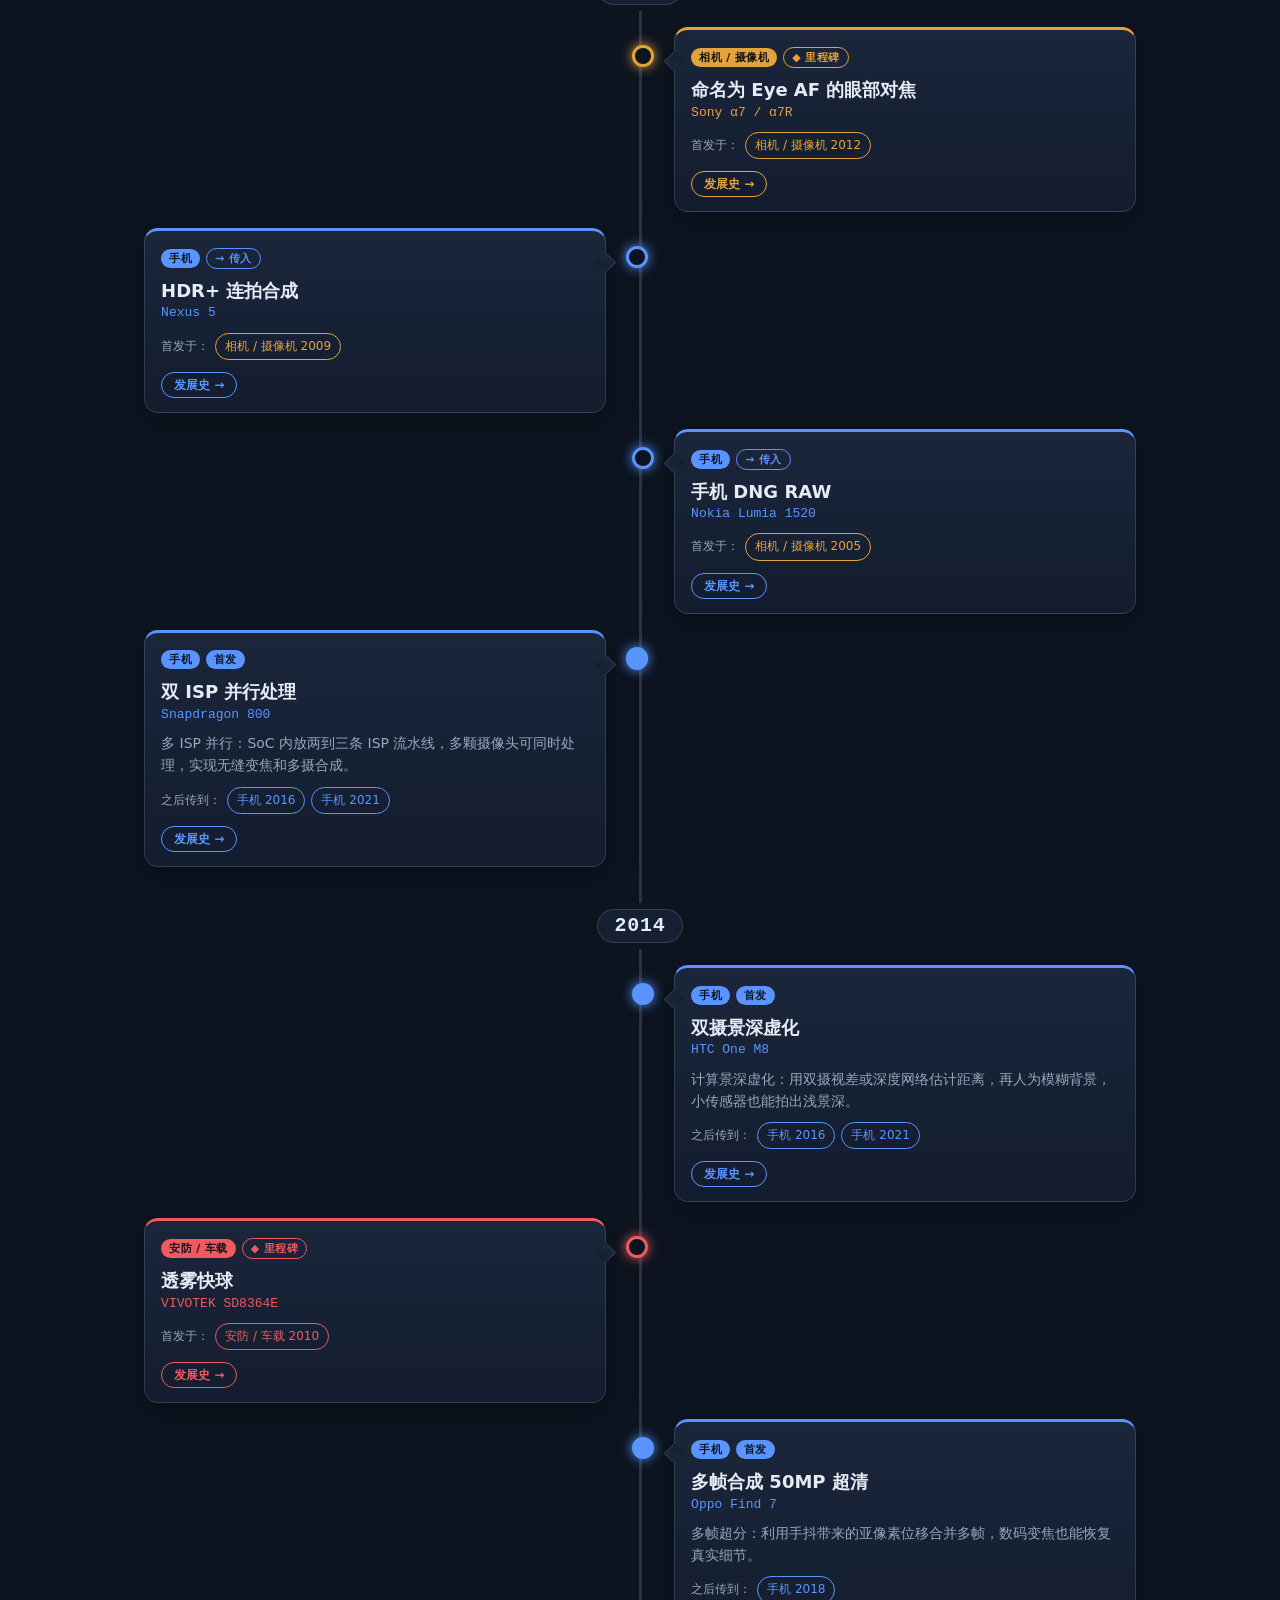
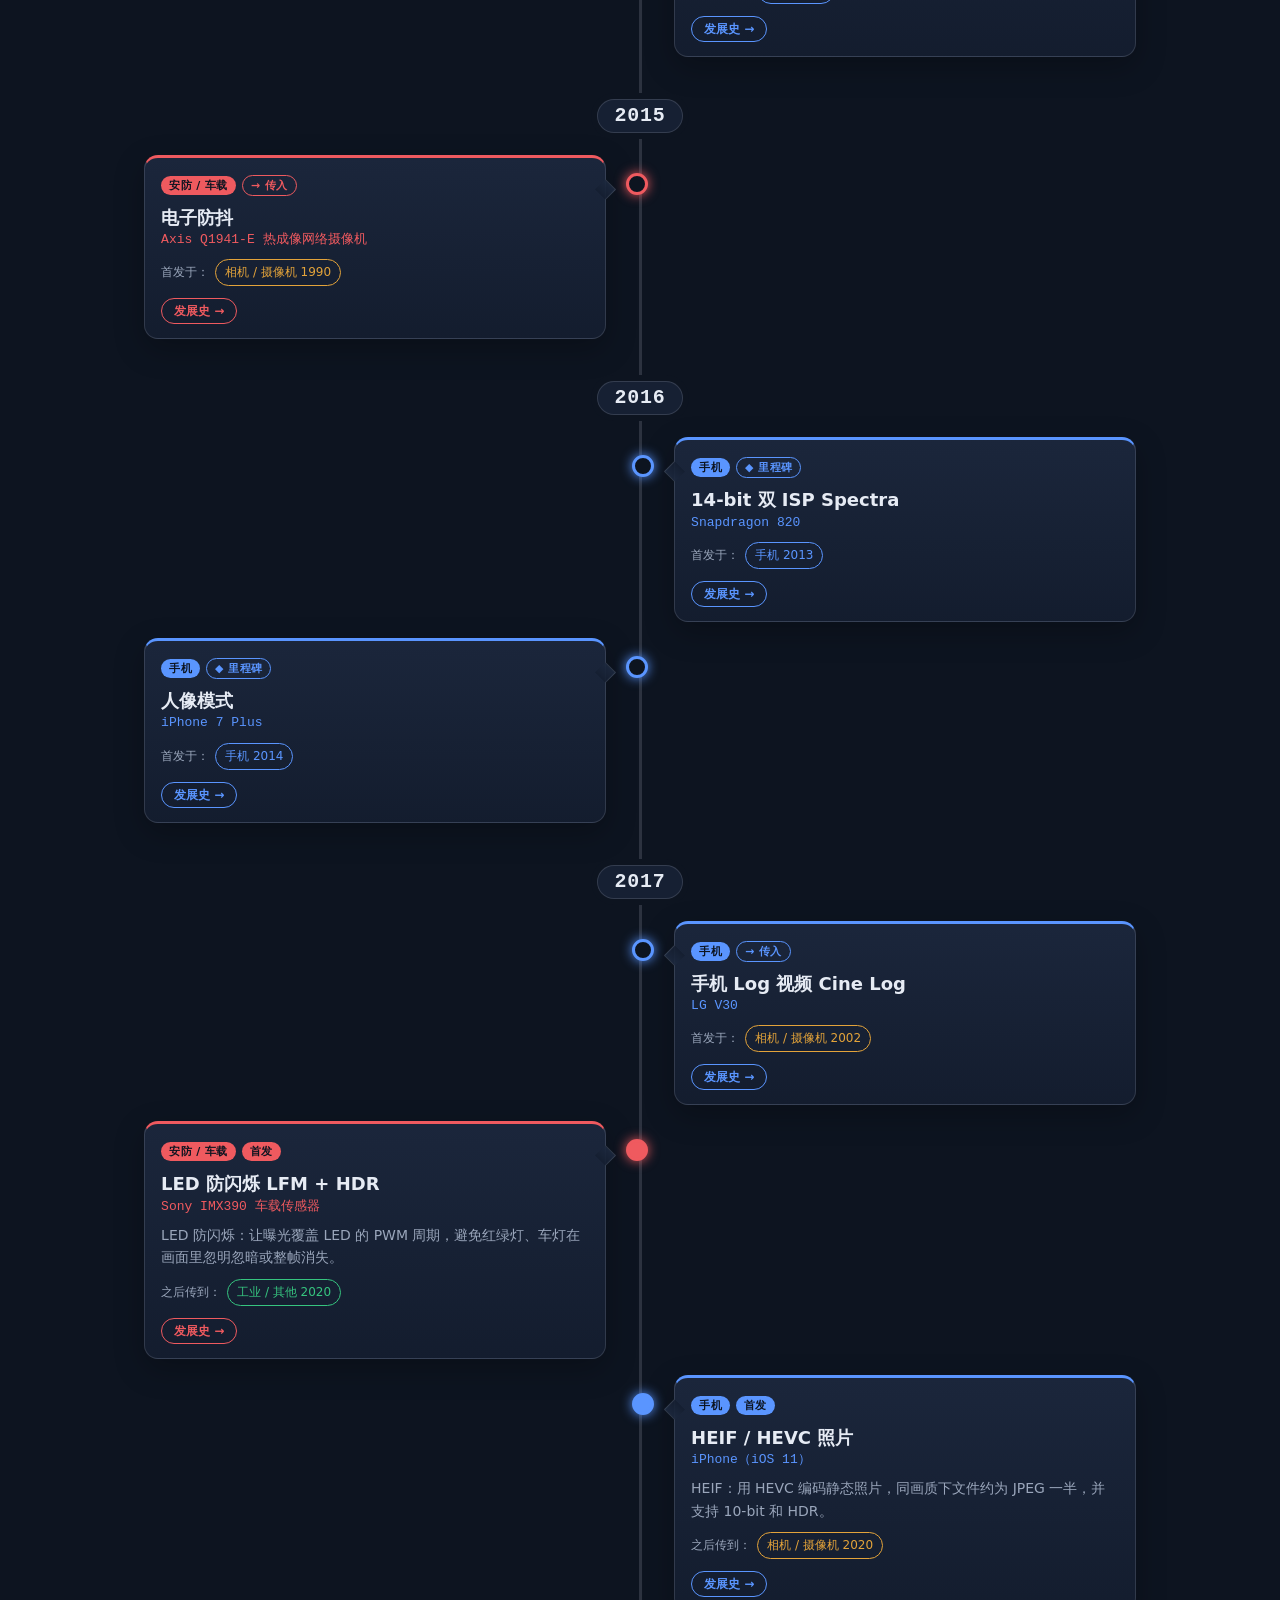
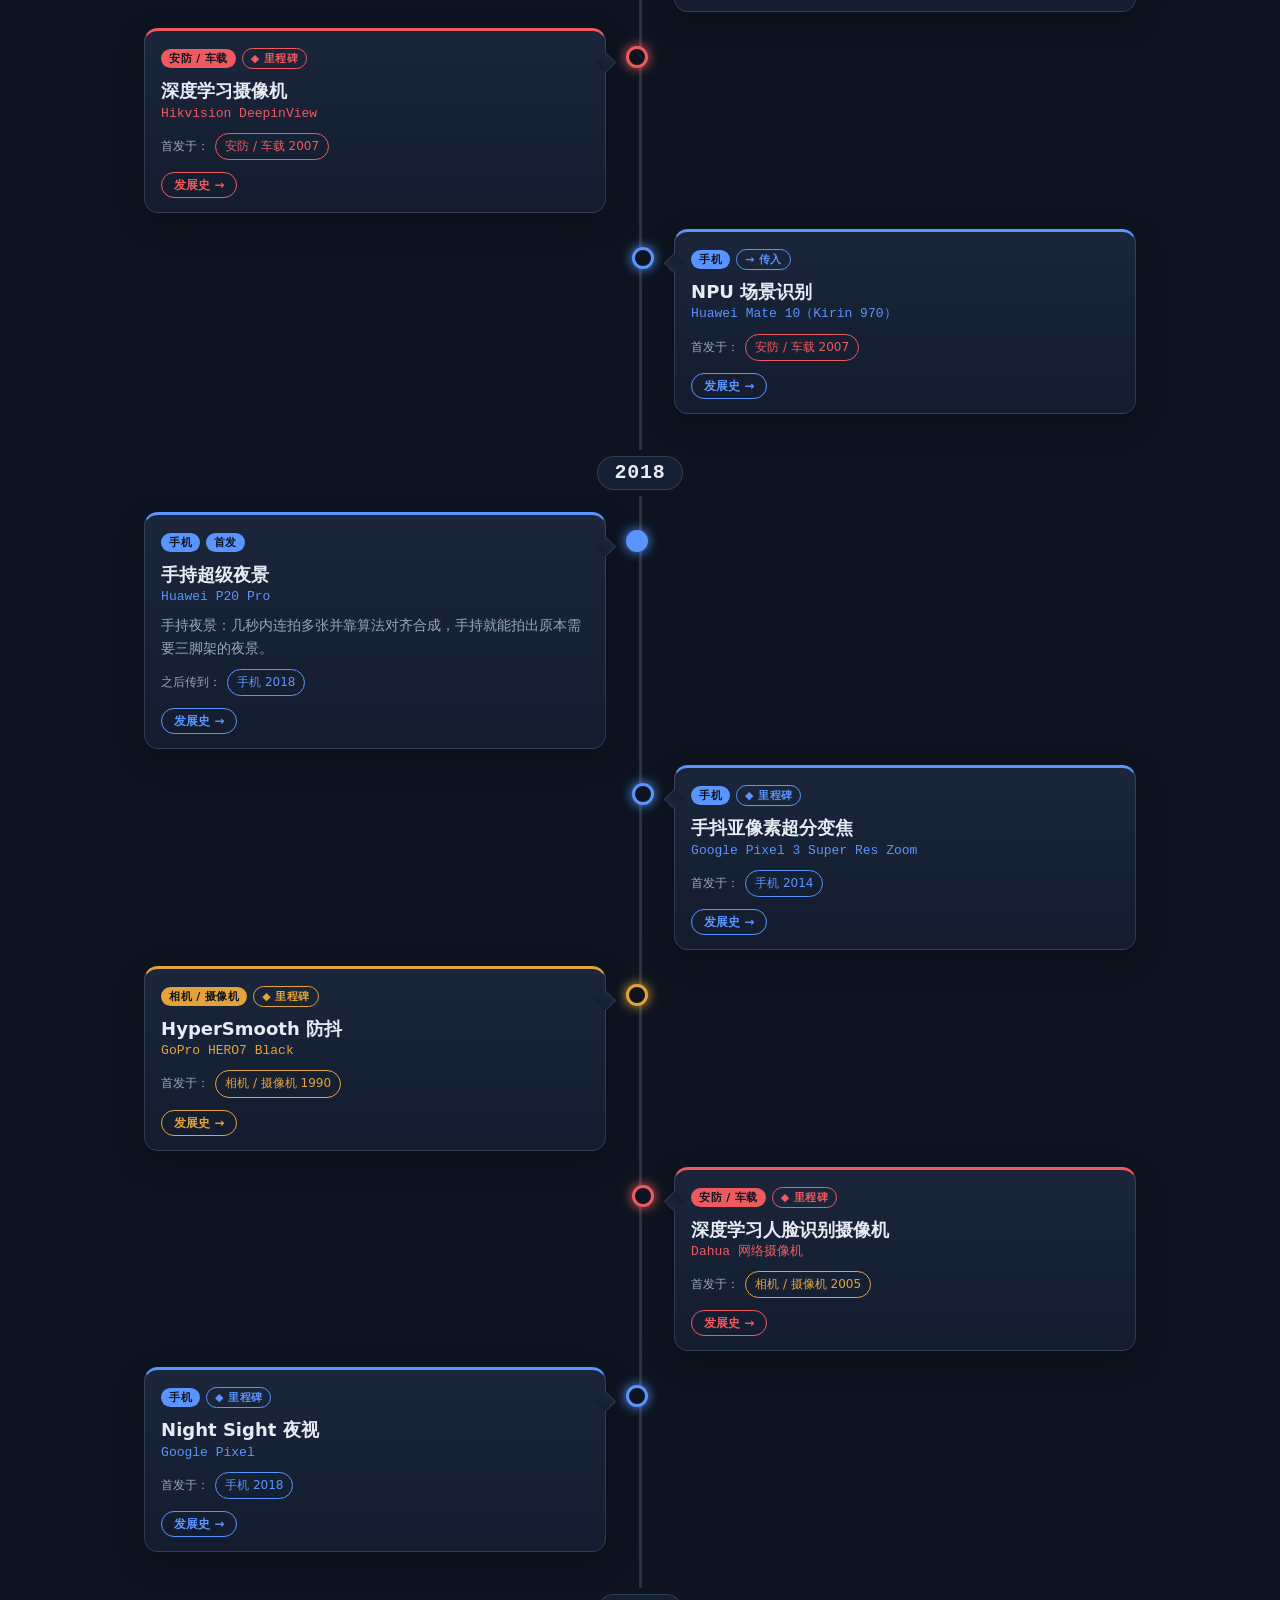
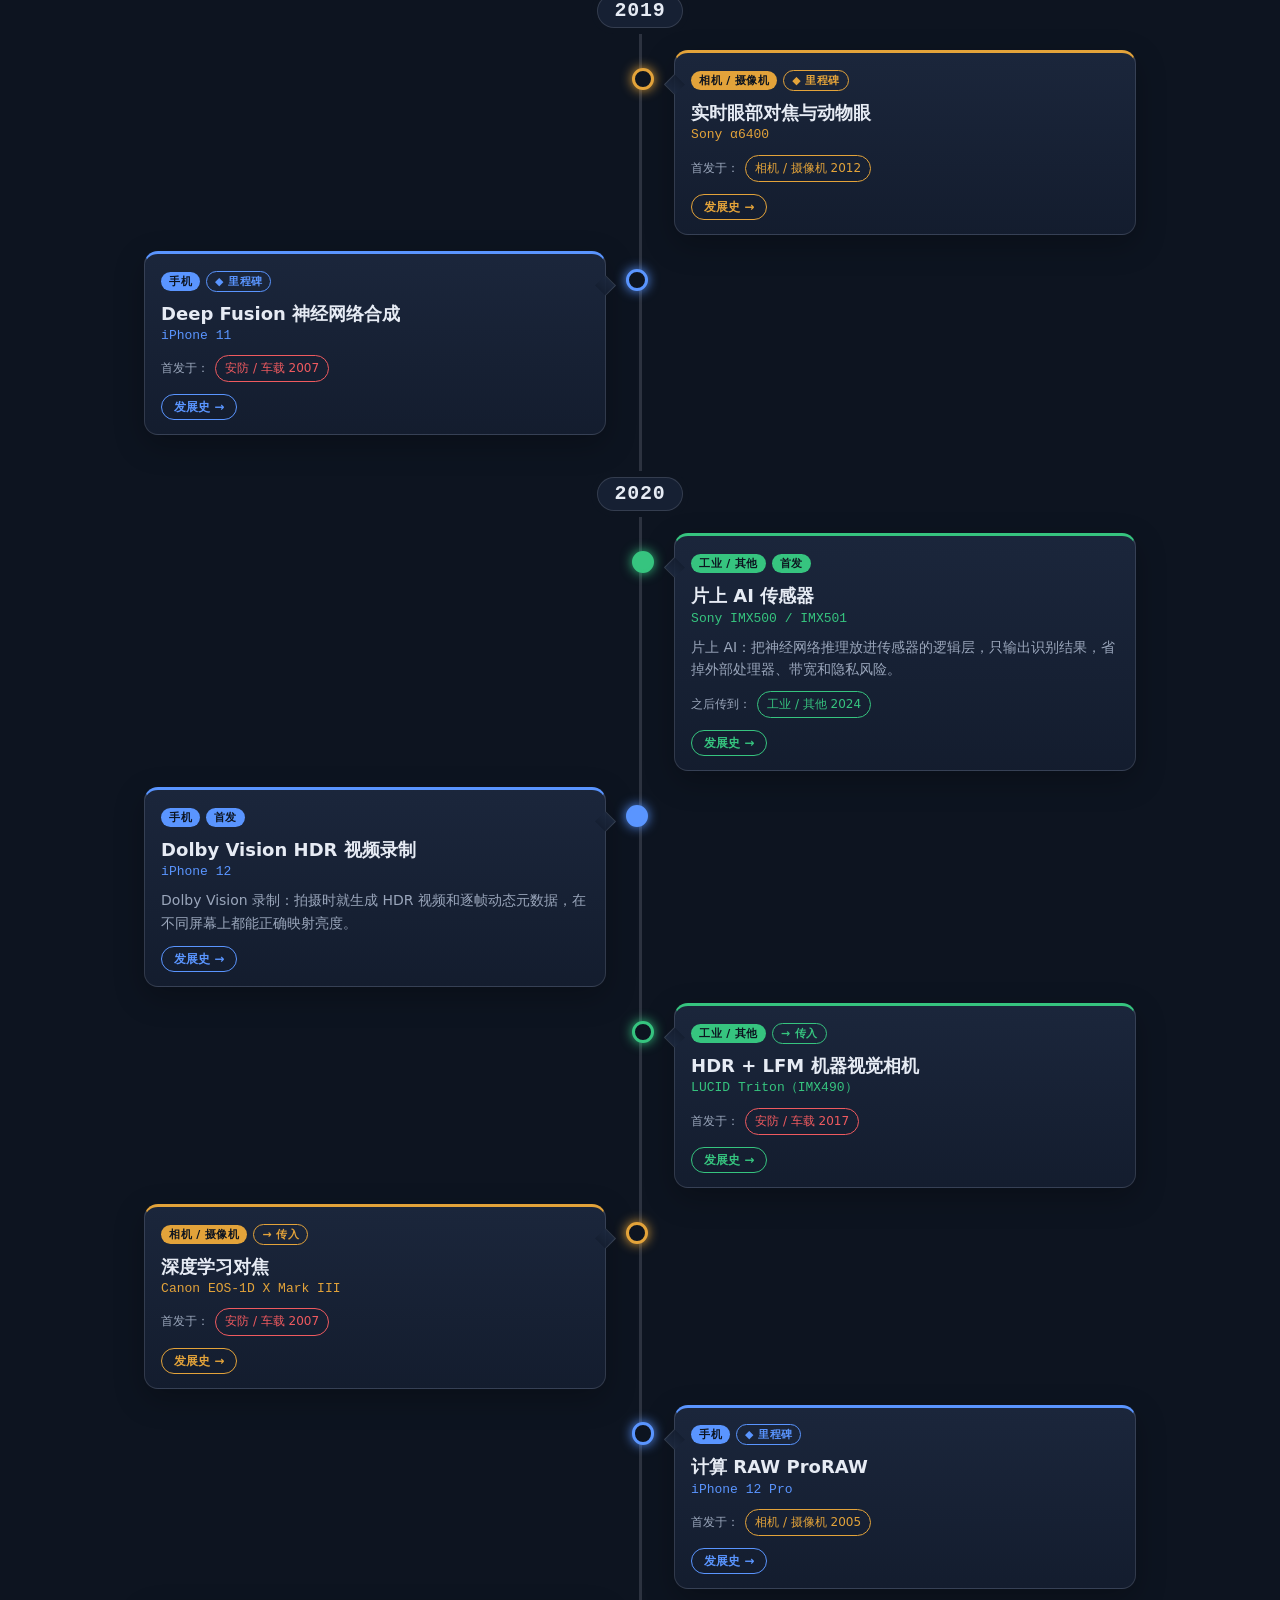
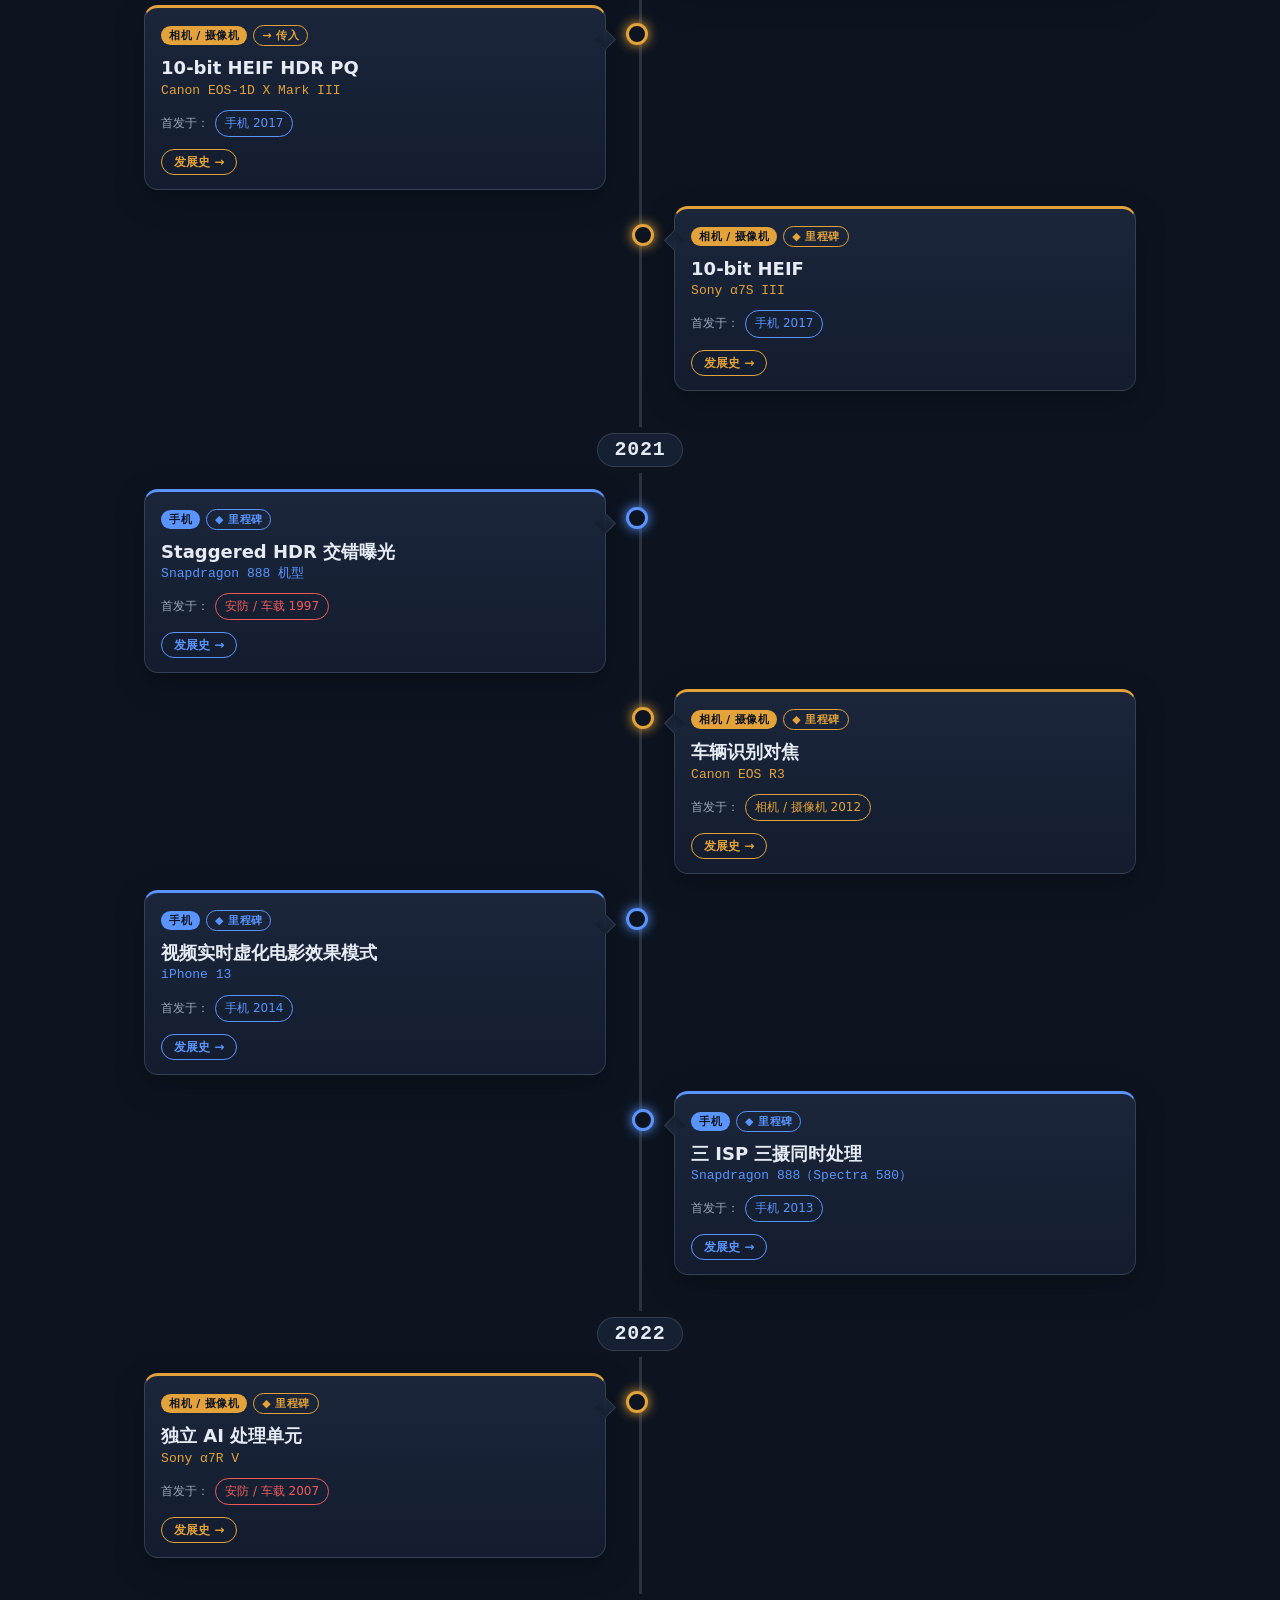
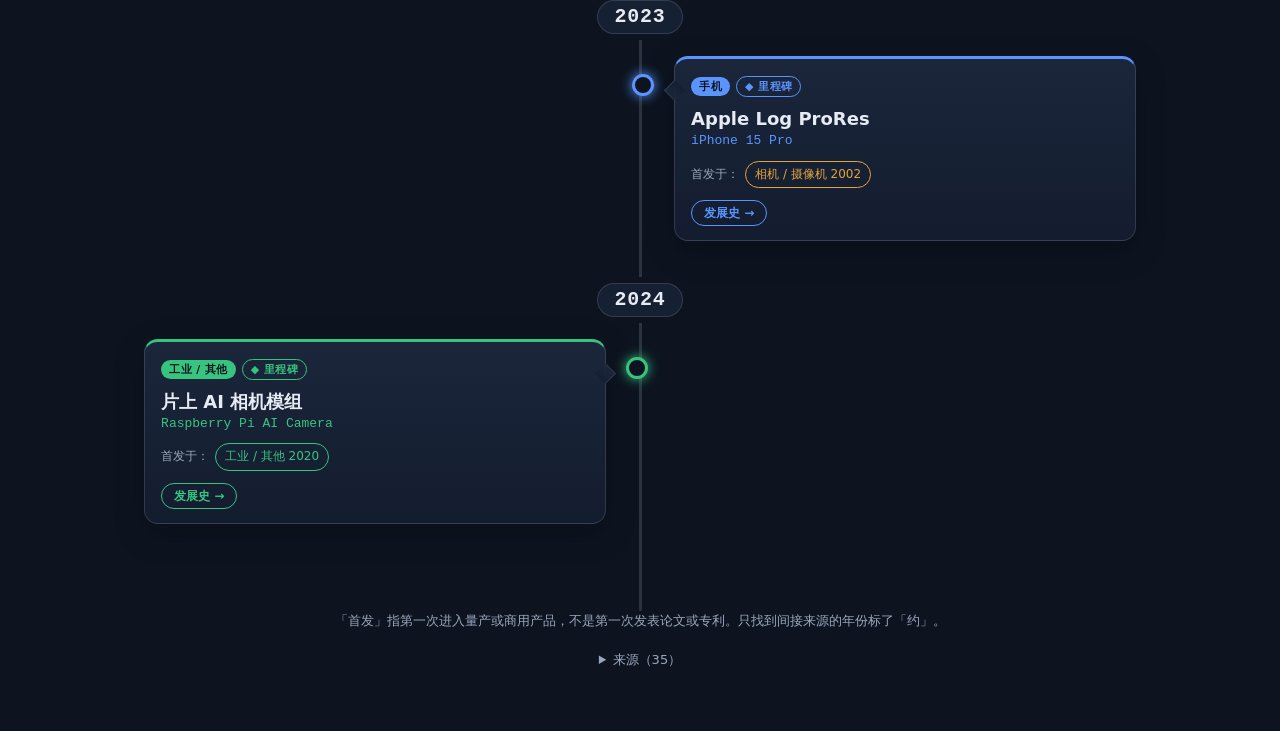
<file: isp-timeline.html>
<!doctype html>
<html lang="zh-CN">
<head>
<meta charset="utf-8">
<meta name="viewport" content="width=device-width, initial-scale=1, viewport-fit=cover">
<title>ISP 技术时间线 · PhotonFall</title>
<meta name="description" content="ISP 与计算摄影的每项关键技术：专用图像处理器、HDR、防抖、人脸 / 主体识别、多帧降噪、夜景、人像虚化、AI ISP……最先用在相机、手机、安防车载还是工业？">
<style>
:root{--bg:#0d1420;--bg2:#162033;--ink:#e6ebf4;--dim:#9aa6bb;--line:rgba(230,235,244,.14);
  --phone:#5a95ff;--auto:#ef5a5f;--ind:#36c47f;--cam:#e3a33a;--accent:#f0a487;
  --sans:-apple-system,BlinkMacSystemFont,"PingFang SC","Hiragino Sans GB","Microsoft YaHei","Noto Sans SC",system-ui,sans-serif;
  --serif:"Songti SC","Noto Serif SC",Georgia,serif;--mono:ui-monospace,"SF Mono",Menlo,Consolas,monospace}
*{box-sizing:border-box}
html{font-size:clamp(15px,.55vw + 7px,32px)}
html{scroll-behavior:smooth}
body{margin:0;font-size:1rem;background:radial-gradient(120% 60% at 50% 0%,#1d2a44 0%,var(--bg) 55%) fixed,var(--bg);color:var(--ink);font:1rem/1.6 var(--sans);overflow-x:hidden}
a{color:inherit}
#bar{position:fixed;z-index:20;top:0;left:0;height:3px;width:0;background:linear-gradient(90deg,var(--phone),var(--auto),var(--ind),var(--cam))}
header{position:sticky;top:0;z-index:10;display:flex;align-items:center;gap:0.667rem;padding:0.8rem 1.07rem;background:rgba(13,20,32,.72);backdrop-filter:blur(0.667rem);-webkit-backdrop-filter:blur(0.667rem);border-bottom:1px solid var(--line)}
header a,header button{border:1px solid var(--line);border-radius:66.6rem;background:rgba(22,32,51,.7);color:var(--ink);font:500 0.867rem/1 var(--sans);padding:0.6rem 0.933rem;text-decoration:none;cursor:pointer}
header a:hover,header button:hover{border-color:var(--accent)}
header .sp{flex:1}
.hero{max-width:80vw;margin:0 auto;padding:clamp(2.67rem,9vh,6.4rem) 1.07rem 1.6rem;text-align:center}
.eye{margin:0 0 0.8rem;font:600 0.8rem/1 var(--mono);letter-spacing:.22em;text-transform:uppercase;color:var(--accent)}
h1{margin:0;font:800 clamp(2.27rem,5vw,7rem)/1.08 var(--sans);letter-spacing:-.02em;background:linear-gradient(100deg,#ffe9c7,#f0a487 40%,#a9d4ff 80%);-webkit-background-clip:text;background-clip:text;color:transparent}
.sub{max-width:41.3rem;margin:1.2rem auto 0;color:var(--dim)}
.stats{display:grid;grid-template-columns:repeat(4,minmax(0,1fr));gap:0.667rem;max-width:48rem;margin:2rem auto 0;padding:0;list-style:none}
.stats li{display:flex}
@media (max-width:560px){.stats{grid-template-columns:repeat(2,minmax(0,1fr))}}
.stats button{width:100%;border:1.5px solid var(--c);border-radius:0.933rem;background:rgba(22,32,51,.6);color:var(--ink);padding:0.8rem 0.933rem;cursor:pointer;font:inherit;transition:opacity .2s,transform .2s,background .2s}
.stats button:hover{transform:translateY(-2px)}
.stats button[aria-pressed=false]{opacity:.35}
.stats b{display:block;font:800 2rem/1 var(--mono);color:var(--c)}
.stats span{font-size:0.867rem;color:var(--dim)}
.hint{margin:0.8rem 0 0;font-size:0.8rem;color:var(--dim)}
.legend{display:flex;justify-content:center;gap:1.07rem;margin:0.667rem 0 0;font-size:0.8rem;color:var(--dim)}
.legend i{display:inline-block;width:0.933rem;height:0.667rem;border-radius:3px;margin-right:0.4rem;vertical-align:-1px;border:1.5px solid var(--dim)}
.legend .solid i{background:var(--dim)}

/* 时间线主体 */
.tl{position:relative;max-width:80vw;margin:1.6rem auto 0;padding:1.33rem 1.07rem 5.33rem;list-style:none}
.tl::before,.tl .fill{content:"";position:absolute;top:0;left:50%;width:3px;margin-left:-1.5px;border-radius:3px}
.tl::before{bottom:0;background:var(--line)}
.tl .fill{height:0;background:linear-gradient(180deg,var(--cam),var(--auto),var(--ind),var(--phone));box-shadow:0 0 0.933rem rgba(240,164,135,.5)}
.yr{position:relative;display:flex;justify-content:center;margin:2.27rem 0 0.933rem}
.yr span{position:relative;z-index:1;padding:0.4rem 1.07rem;border-radius:66.6rem;background:var(--bg2);border:1px solid var(--line);font:800 1.33rem/1 var(--mono);letter-spacing:.04em;box-shadow:0 0 0 0.4rem var(--bg)}
.it{position:relative;width:50%;padding:0.533rem 2.27rem 0.533rem 0}
.it.r{margin-left:50%;padding:0.533rem 0 0.533rem 2.27rem}
.it::after{content:"";position:absolute;top:1.73rem;right:-.533rem;width:1.07rem;height:1.07rem;border-radius:50%;background:var(--bg);border:3px solid var(--c);box-shadow:0 0 0.8rem var(--c)}
.it.r::after{right:auto;left:-.533rem}
.it.first::after{background:var(--c)}
.card{position:relative;padding:0.933rem 1.07rem;border-radius:0.933rem;background:linear-gradient(180deg,rgba(28,40,62,.92),rgba(20,30,48,.92));border:1px solid var(--line);border-top:3px solid var(--c);box-shadow:0 0.667rem 2rem rgba(0,0,0,.25);
  opacity:0;transform:translateY(1.6rem) scale(.98);transition:opacity .6s ease,transform .6s ease}
.it.in .card{opacity:1;transform:none}
.card::before{content:"";position:absolute;top:1.6rem;right:-.533rem;width:0.933rem;height:0.933rem;background:inherit;border-right:1px solid var(--line);border-top:1px solid var(--line);transform:rotate(45deg)}
.it.r .card::before{right:auto;left:-.533rem;transform:rotate(-135deg)}
.tag{display:inline-flex;gap:0.4rem;align-items:center;font:600 0.733rem/1 var(--sans);letter-spacing:.04em}
.tag em{font-style:normal;padding:0.267rem 0.533rem;border-radius:66.6rem;background:var(--c);color:#0d1420}
.tag .flw{background:transparent;border:1px solid var(--c);color:var(--c)}
.card h3{margin:0.667rem 0 2px;font:700 1.2rem/1.3 var(--sans)}
.card .prod{margin:0;font:500 0.867rem/1.4 var(--mono);color:var(--c)}
.card p.d{margin:0.533rem 0 0;font-size:0.933rem;color:var(--dim)}
.card .to{display:flex;flex-wrap:wrap;gap:0.4rem;margin:0.667rem 0 0;font-size:0.8rem;color:var(--dim);align-items:center}
.card .to a{padding:3px 0.6rem;border-radius:66.6rem;border:1px solid var(--cc);color:var(--cc);text-decoration:none}
.card .to a:hover{background:var(--cc);color:#0d1420}
.it.off{display:none}
.it.flash .card{box-shadow:0 0 0 2px var(--c),0 0.667rem 2rem rgba(0,0,0,.25)}
.refs{margin-top:1.2rem;text-align:left}.refs summary{cursor:pointer;text-align:center}.refs ol{columns:2 22rem;font-size:.8rem;line-height:1.5}.refs a{color:var(--dim)}
footer{max-width:80vw;margin:0 auto;padding:0 1.07rem 4rem;text-align:center;font-size:0.867rem;color:var(--dim)}

@media (max-width:720px){
  .hero,.tl,footer{max-width:none}
  .tl::before,.tl .fill{left:1.6rem}
  .it,.it.r{width:auto;margin-left:0;padding:0.533rem 0 0.533rem 3.47rem}
  .it::after,.it.r::after{left:1.07rem;right:auto}
  .card::before,.it.r .card::before{right:auto;left:-.533rem;transform:rotate(-135deg)}
  .yr{justify-content:flex-start}
  .yr span{margin-left:0}
}
@media (prefers-reduced-motion:reduce){html{scroll-behavior:auto}.card{transition:none;opacity:1;transform:none}}
</style>
</head>
<body data-tl="isp">
<div id="bar" aria-hidden="true"></div>
<header>
  <a href="index.html#/" id="home">⌂ PhotonFall</a>
  <a href="index.html#/step/26" id="steplink"></a>
  <span class="sp"></span>
  <button type="button" id="lang"></button>
</header>
<section class="hero">
  <p class="eye" id="eyebrow">Image Signal Processing</p>
  <h1 id="h1"></h1>
  <p class="sub" id="sub"></p>
  <ul class="stats" id="stats"></ul>
  <p class="hint" id="hint"></p>
  <p class="legend" id="legend"></p>
</section>
<ol class="tl" id="tl"><li class="fill" aria-hidden="true"></li></ol>
<footer id="foot"></footer>

<script src="js/i18n.js"></script>
<script src="js/tl-core.js"></script>
<script src="js/isptl.js"></script>
<script src="js/tl-page.js"></script>
</body>
</html>
</file>
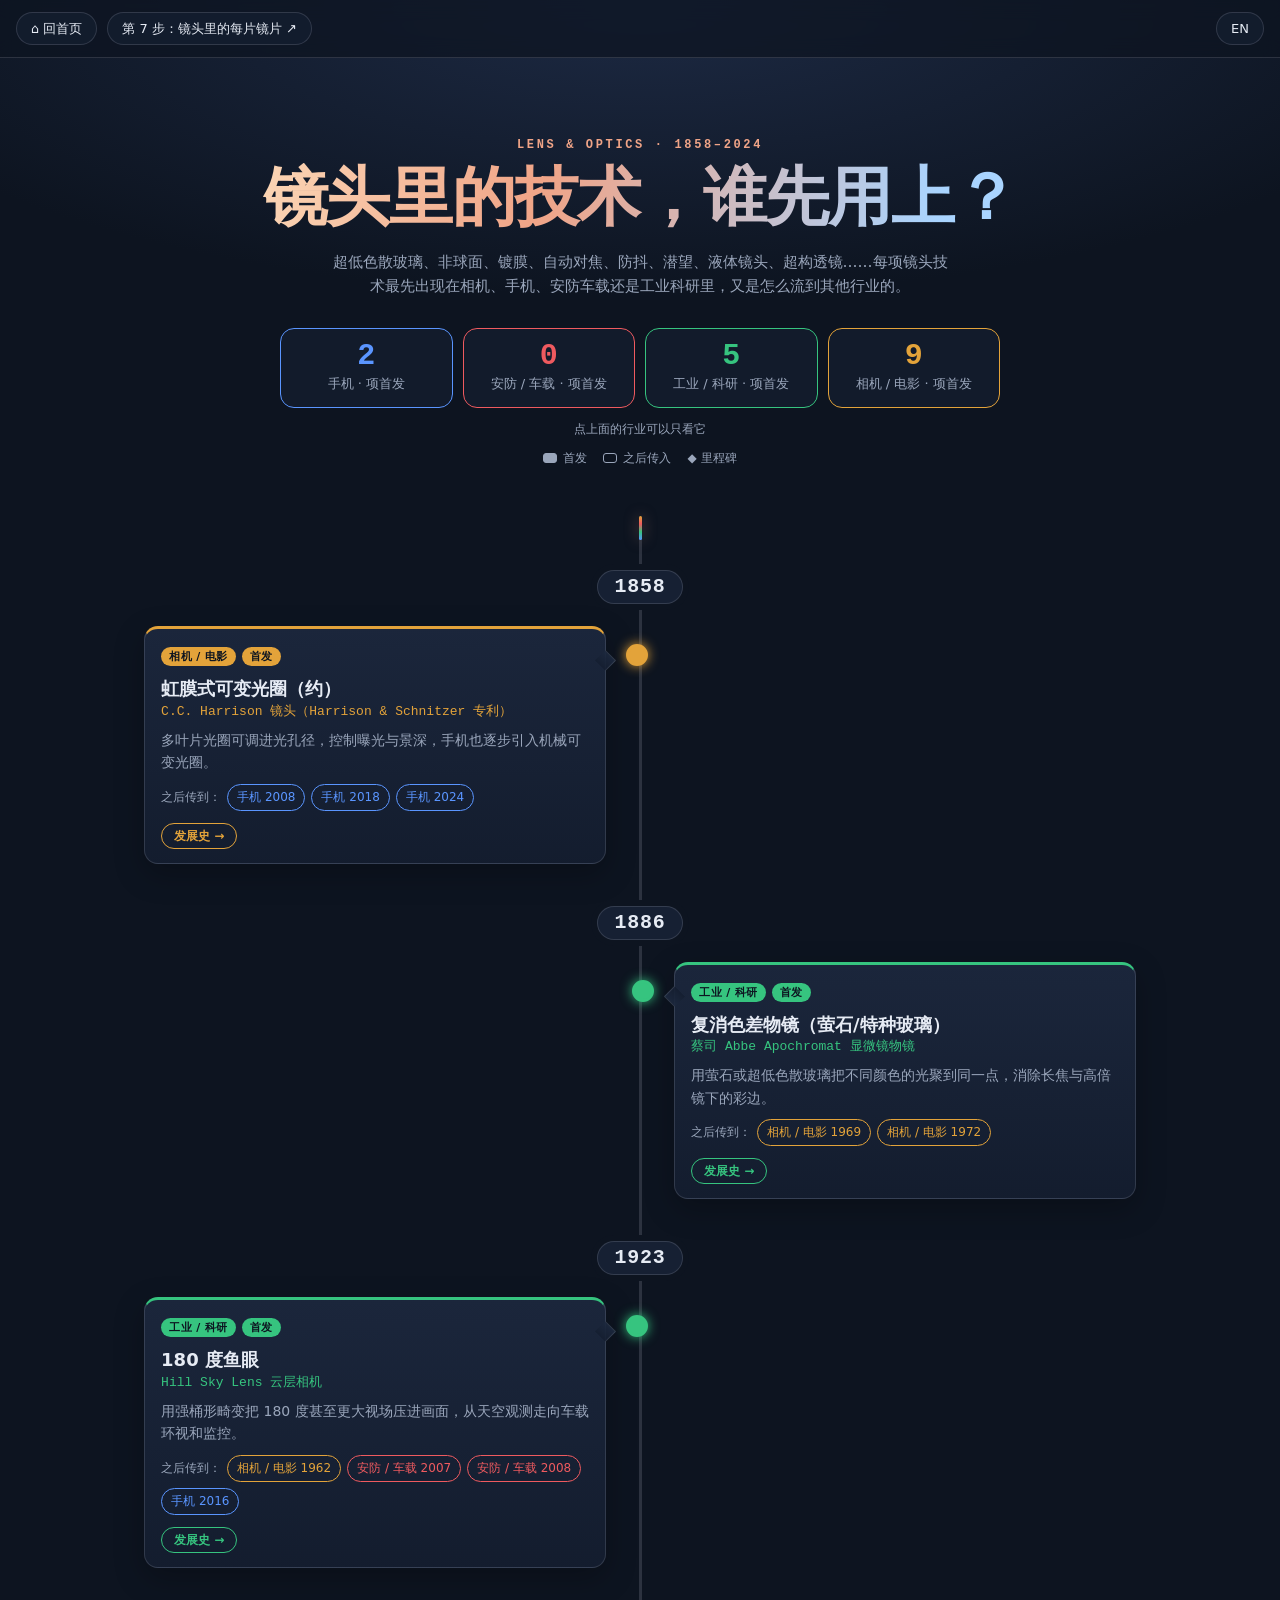
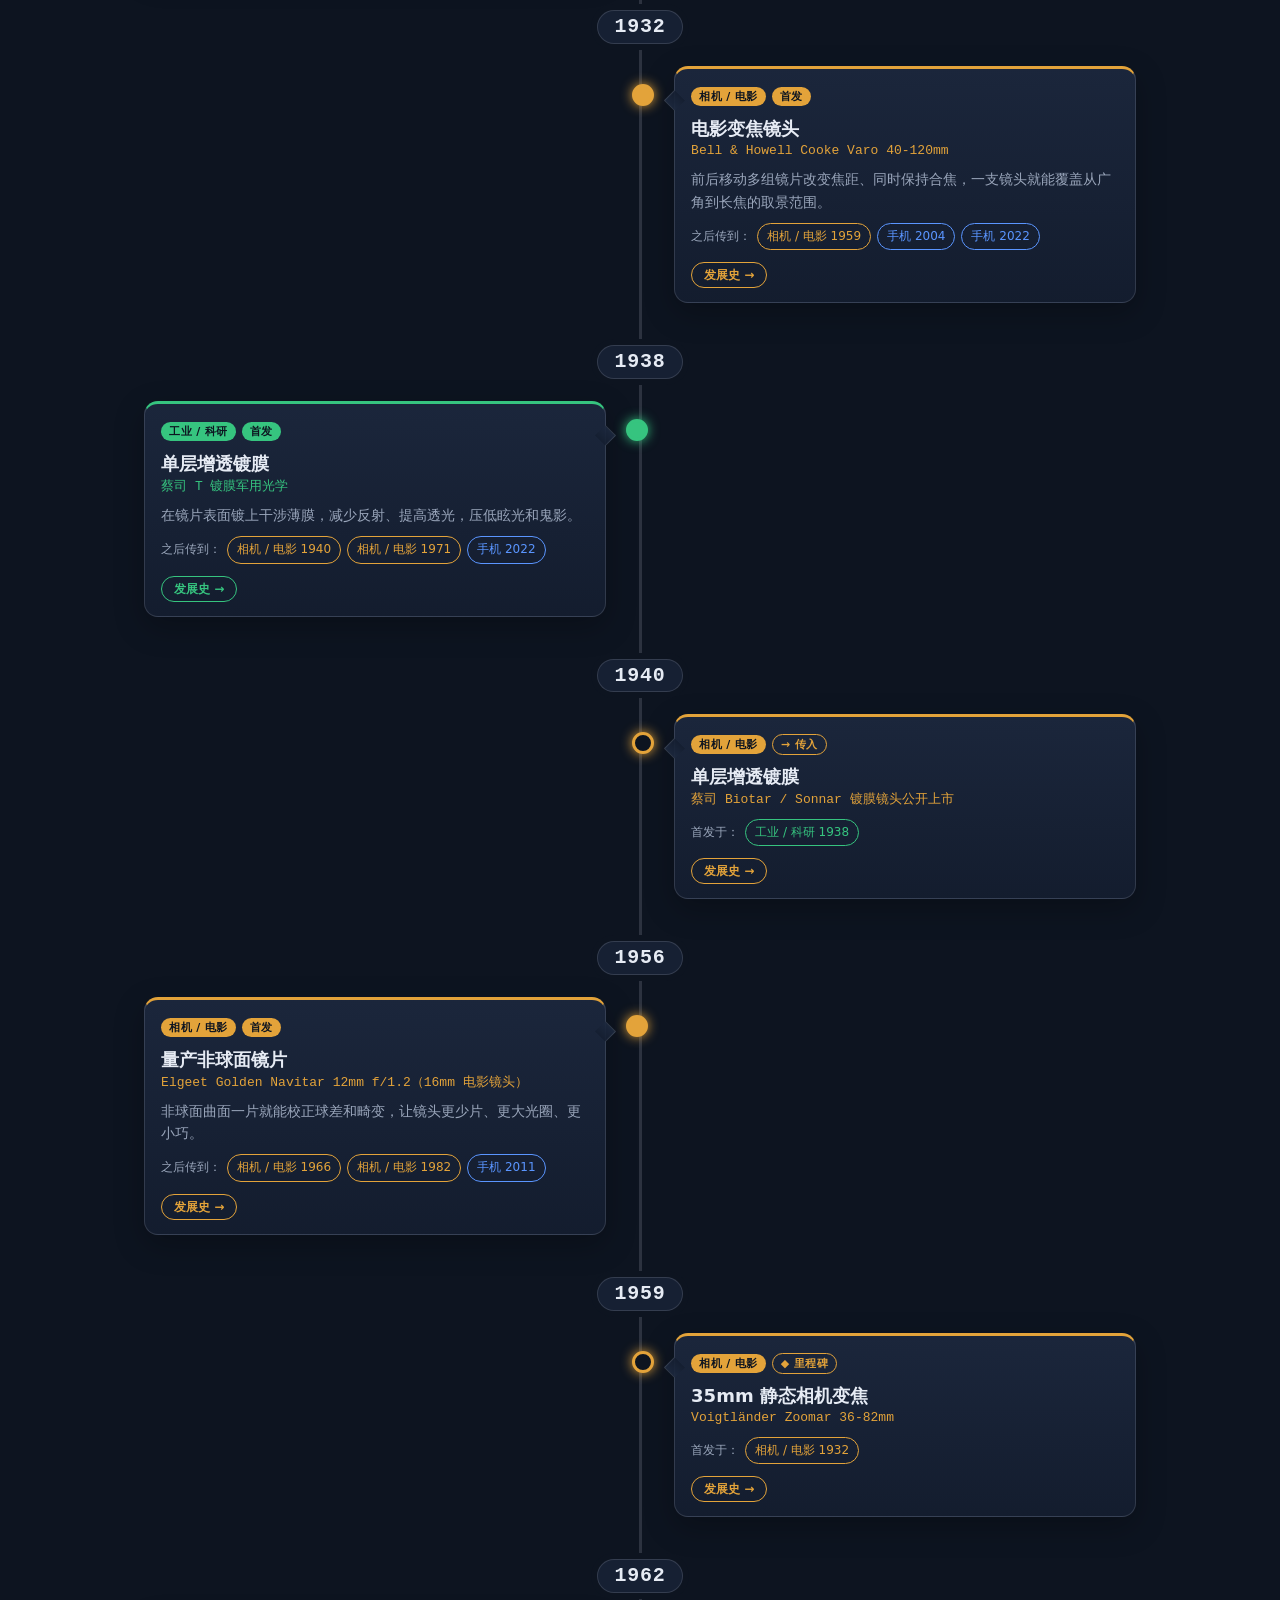
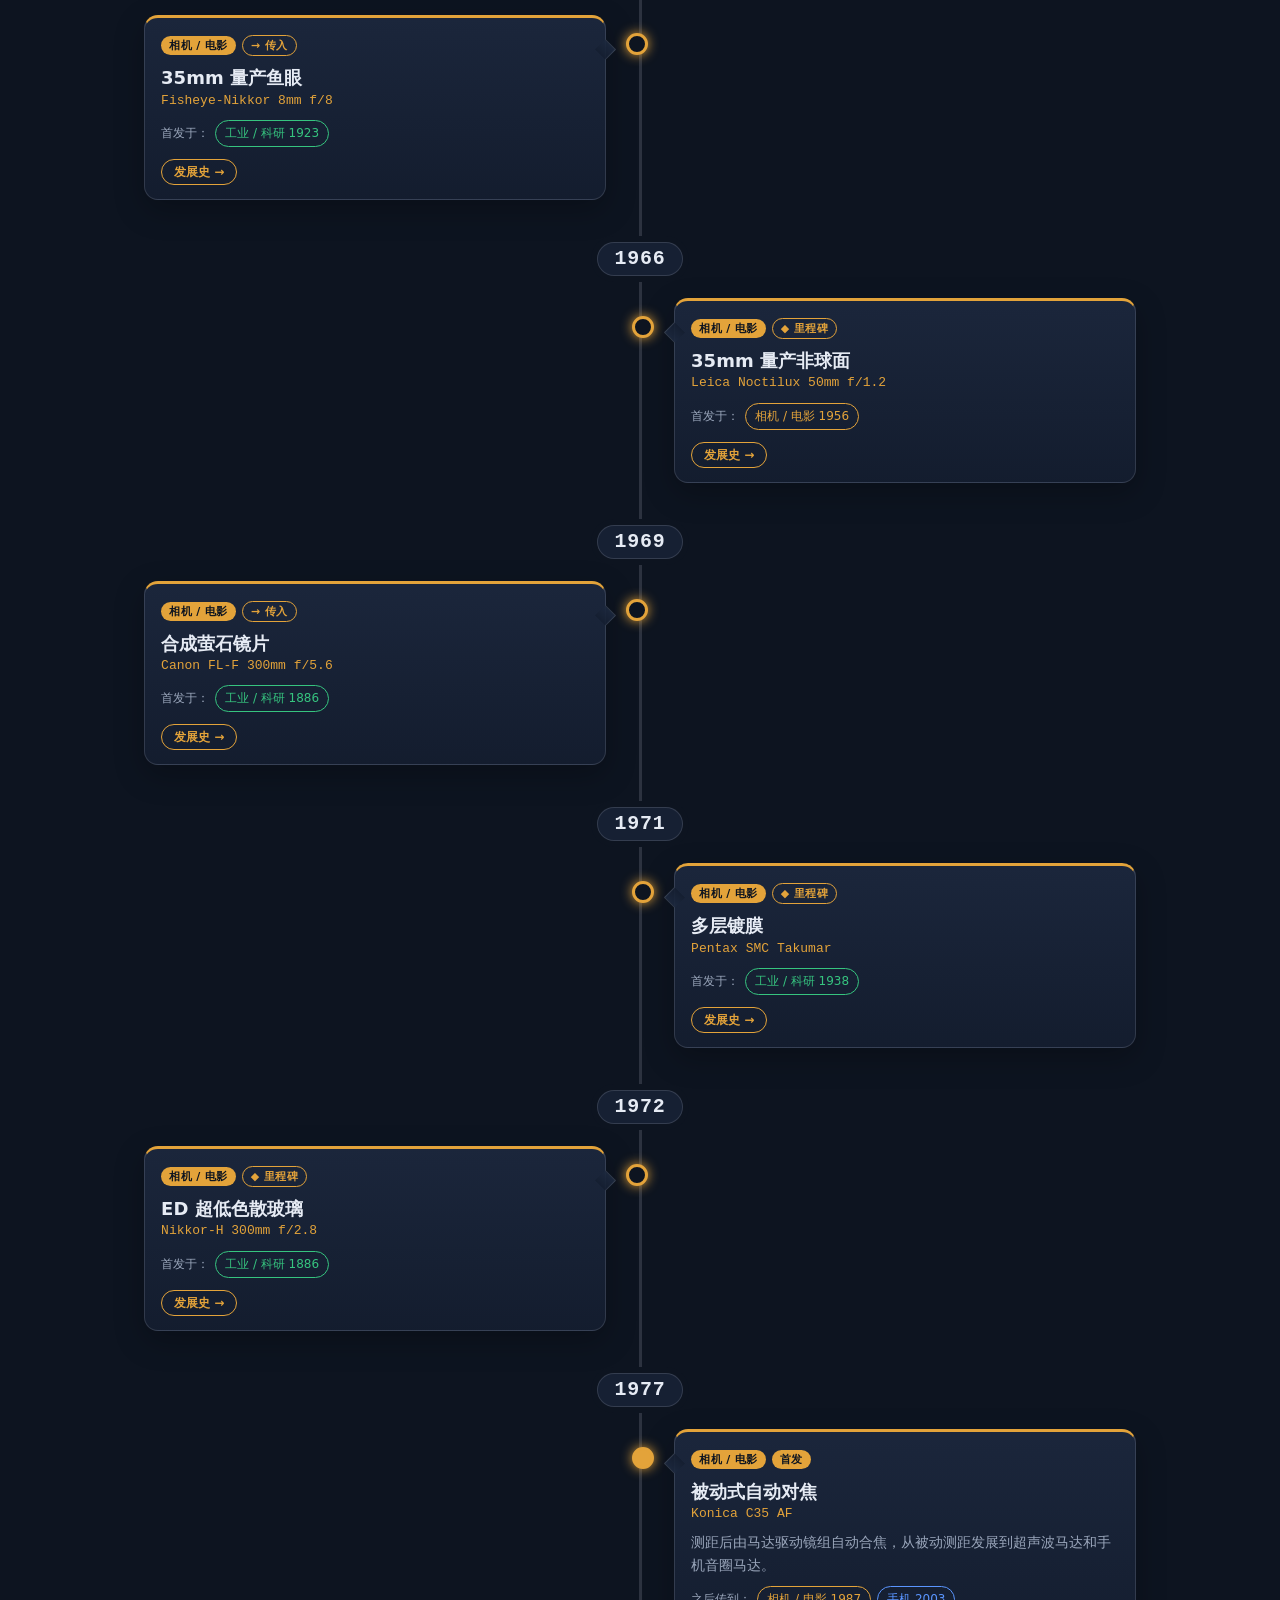
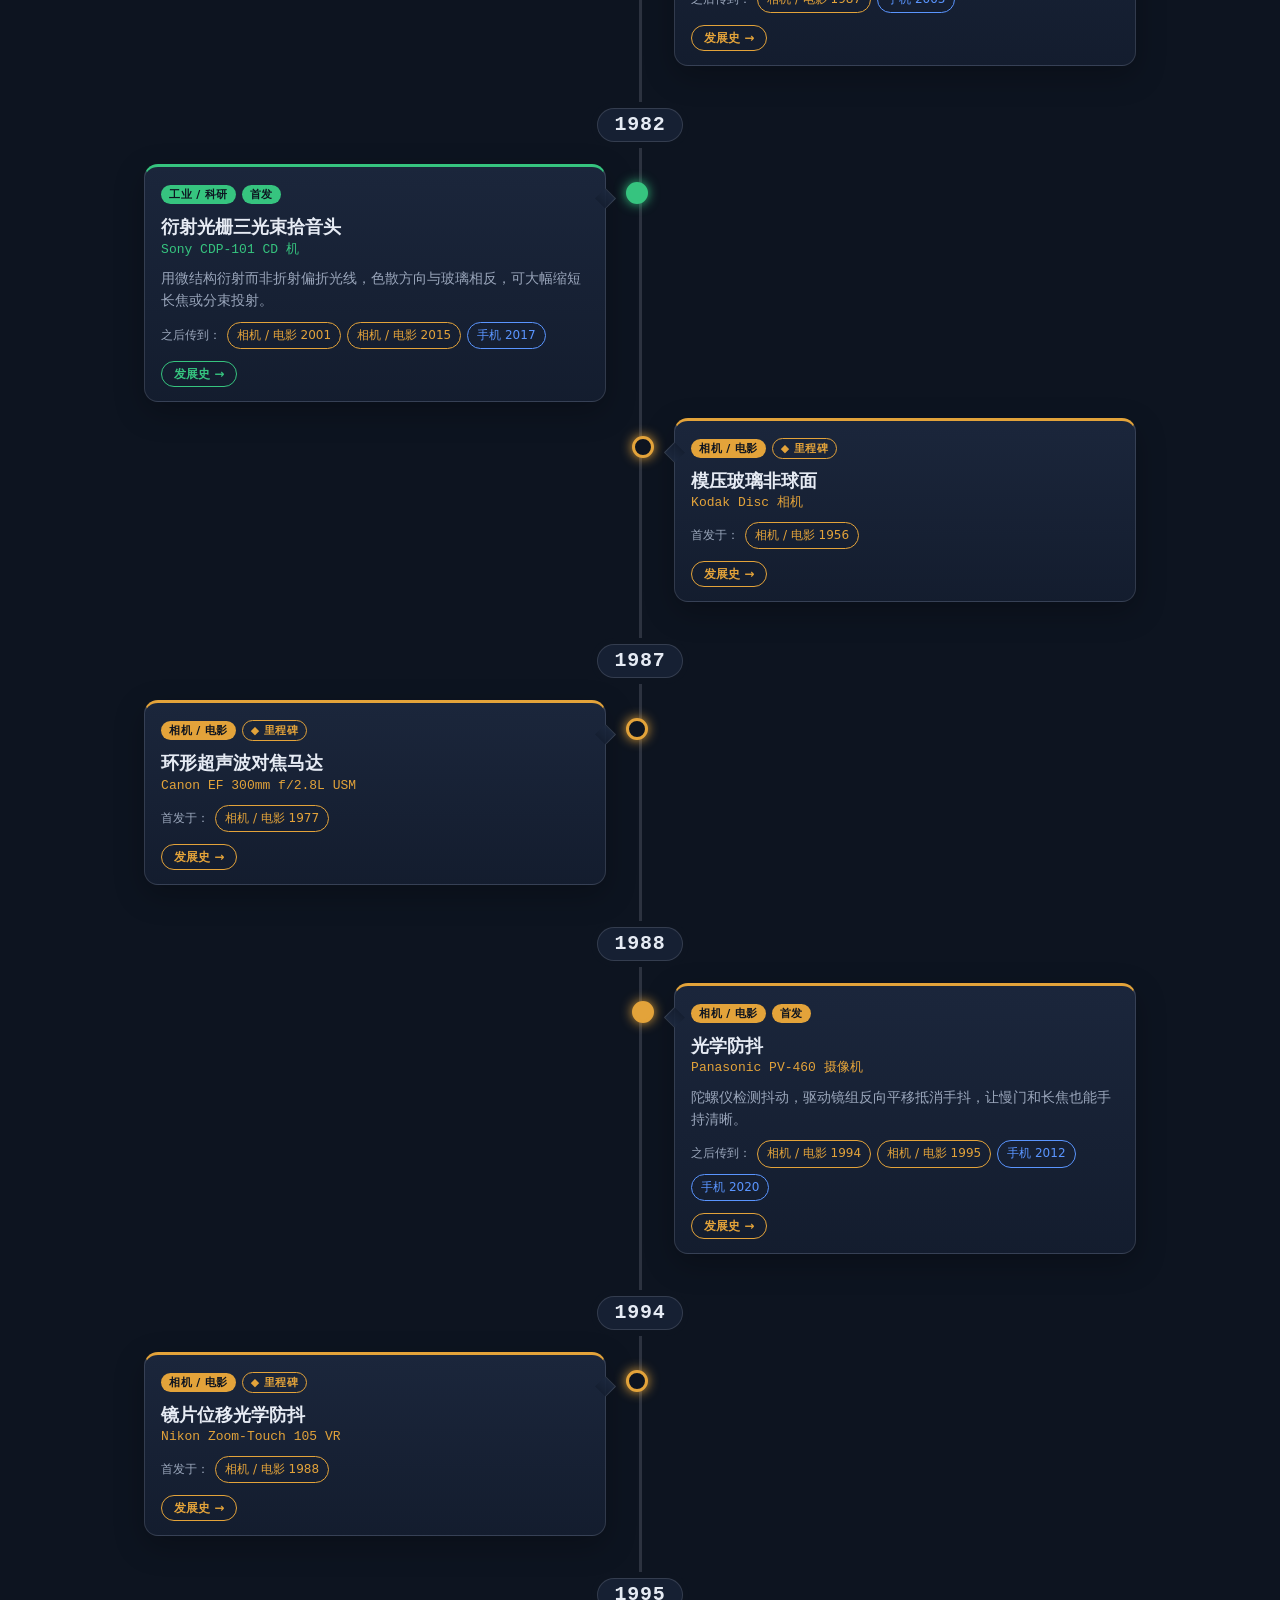
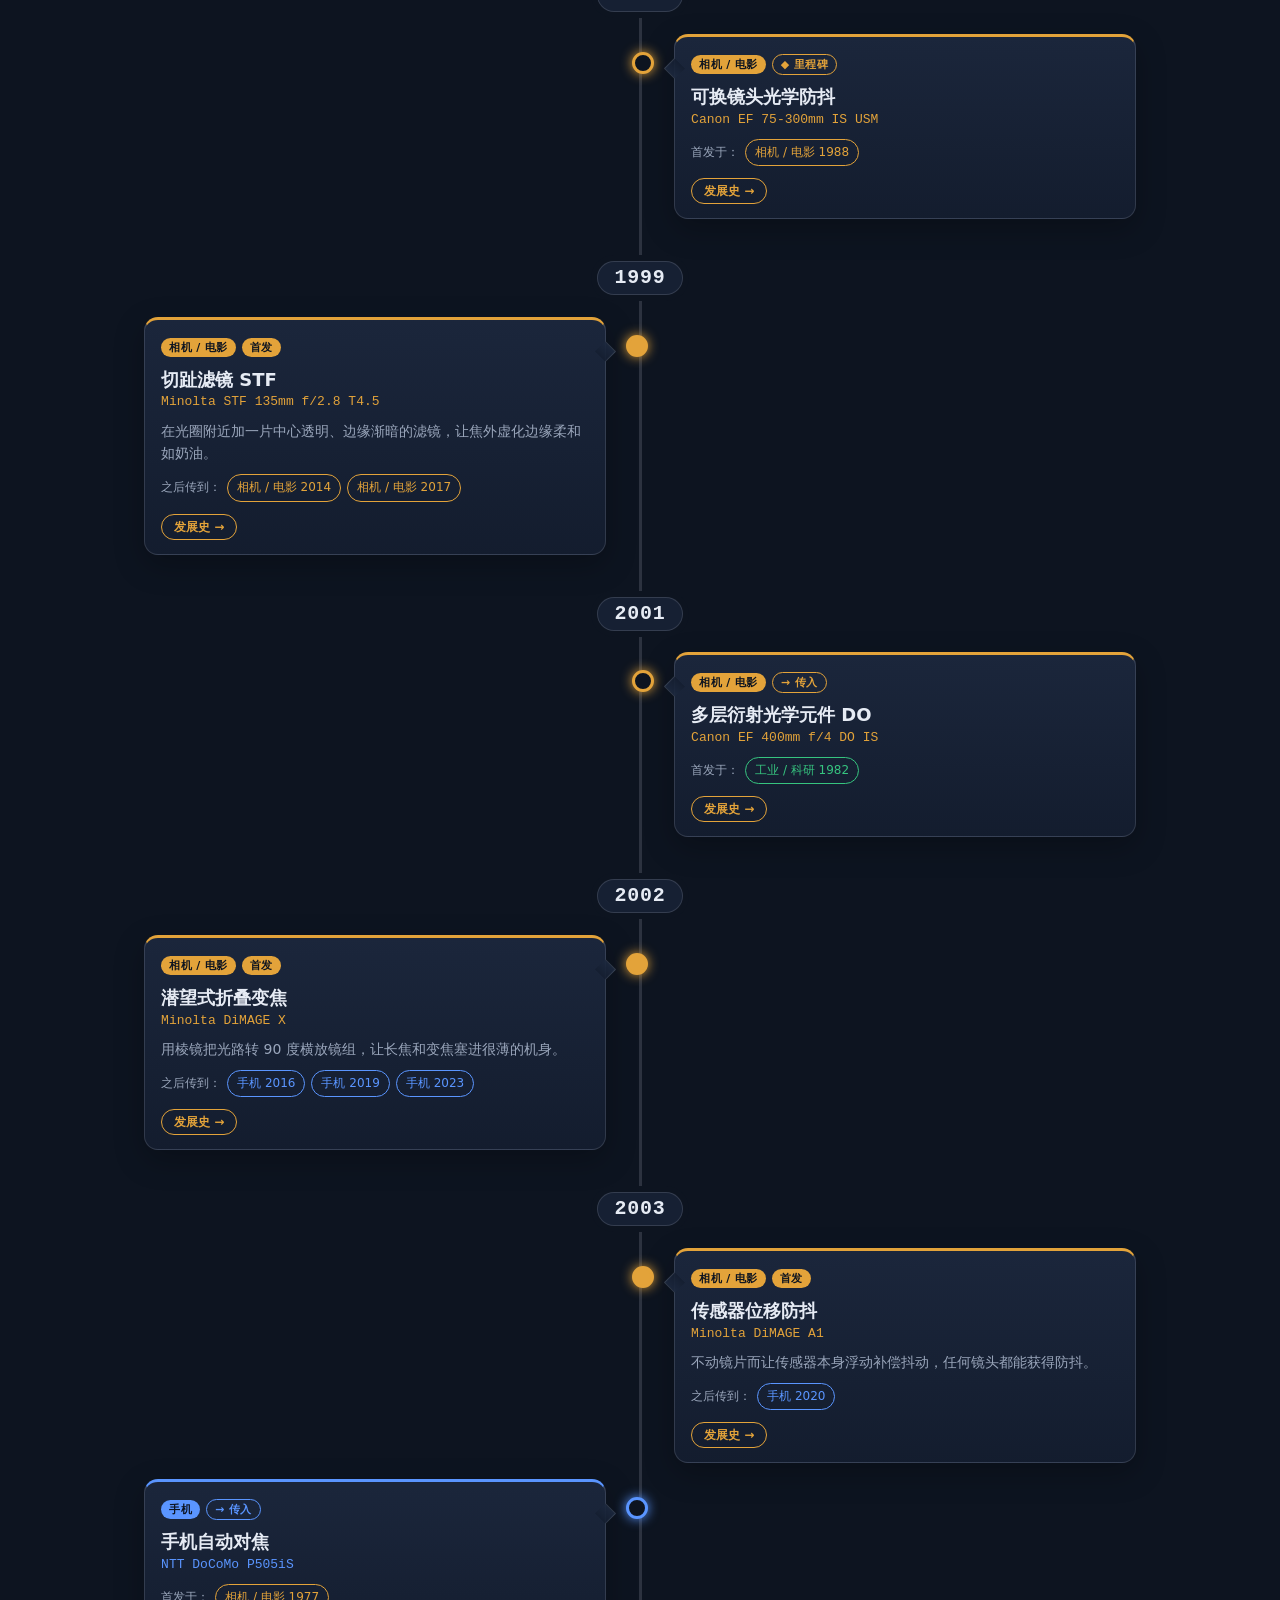
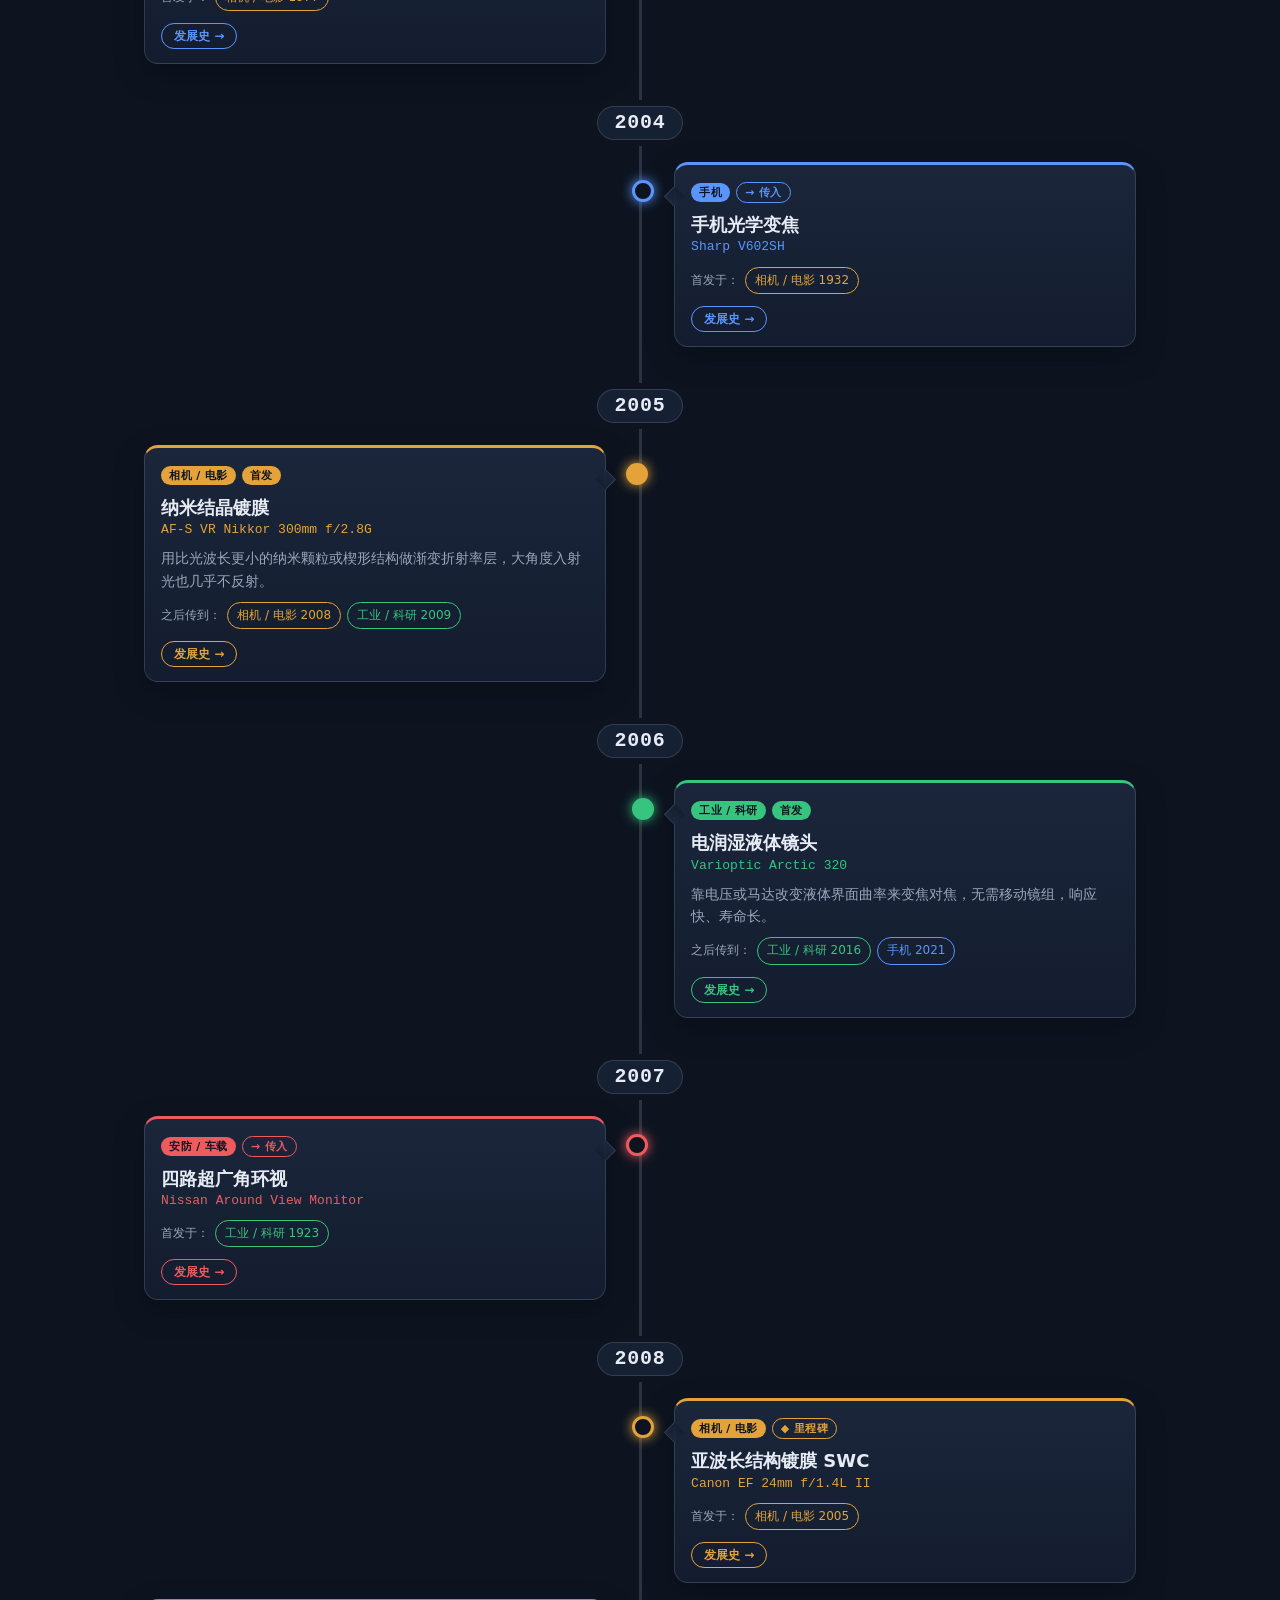
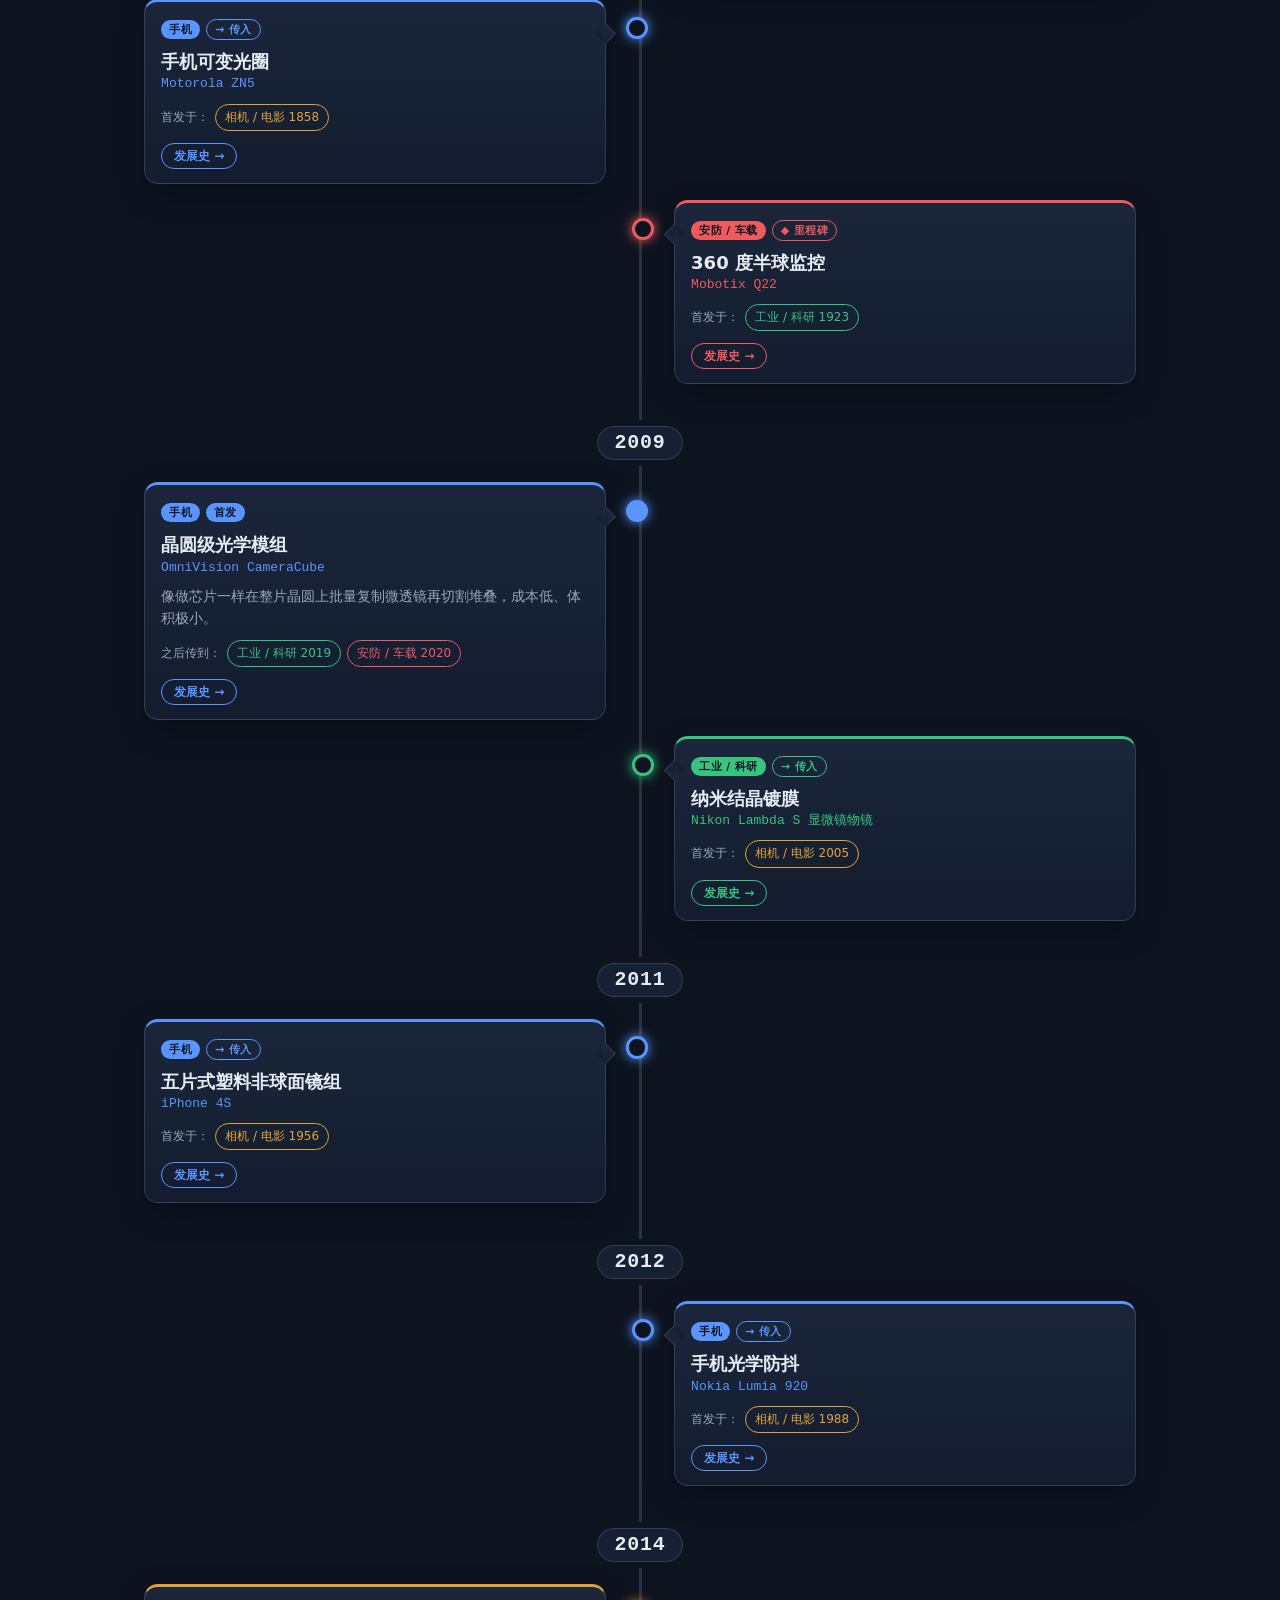
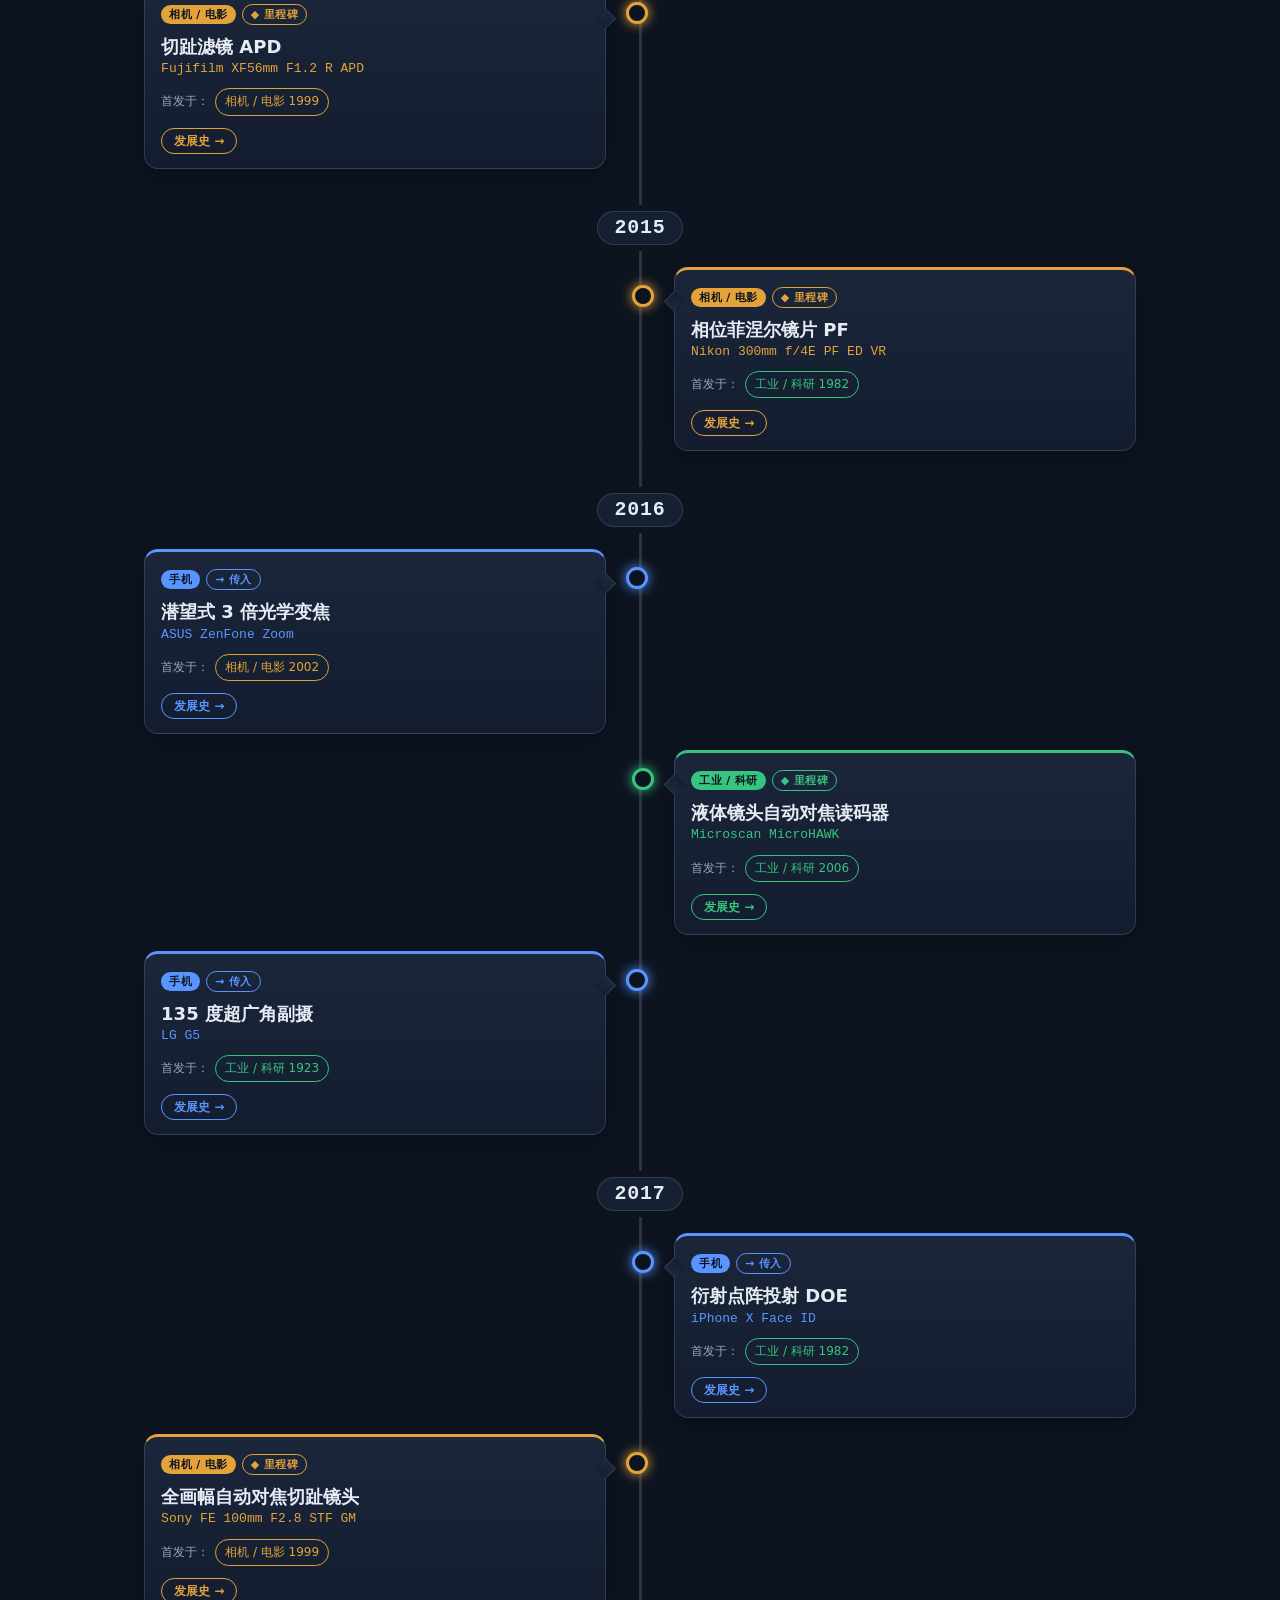
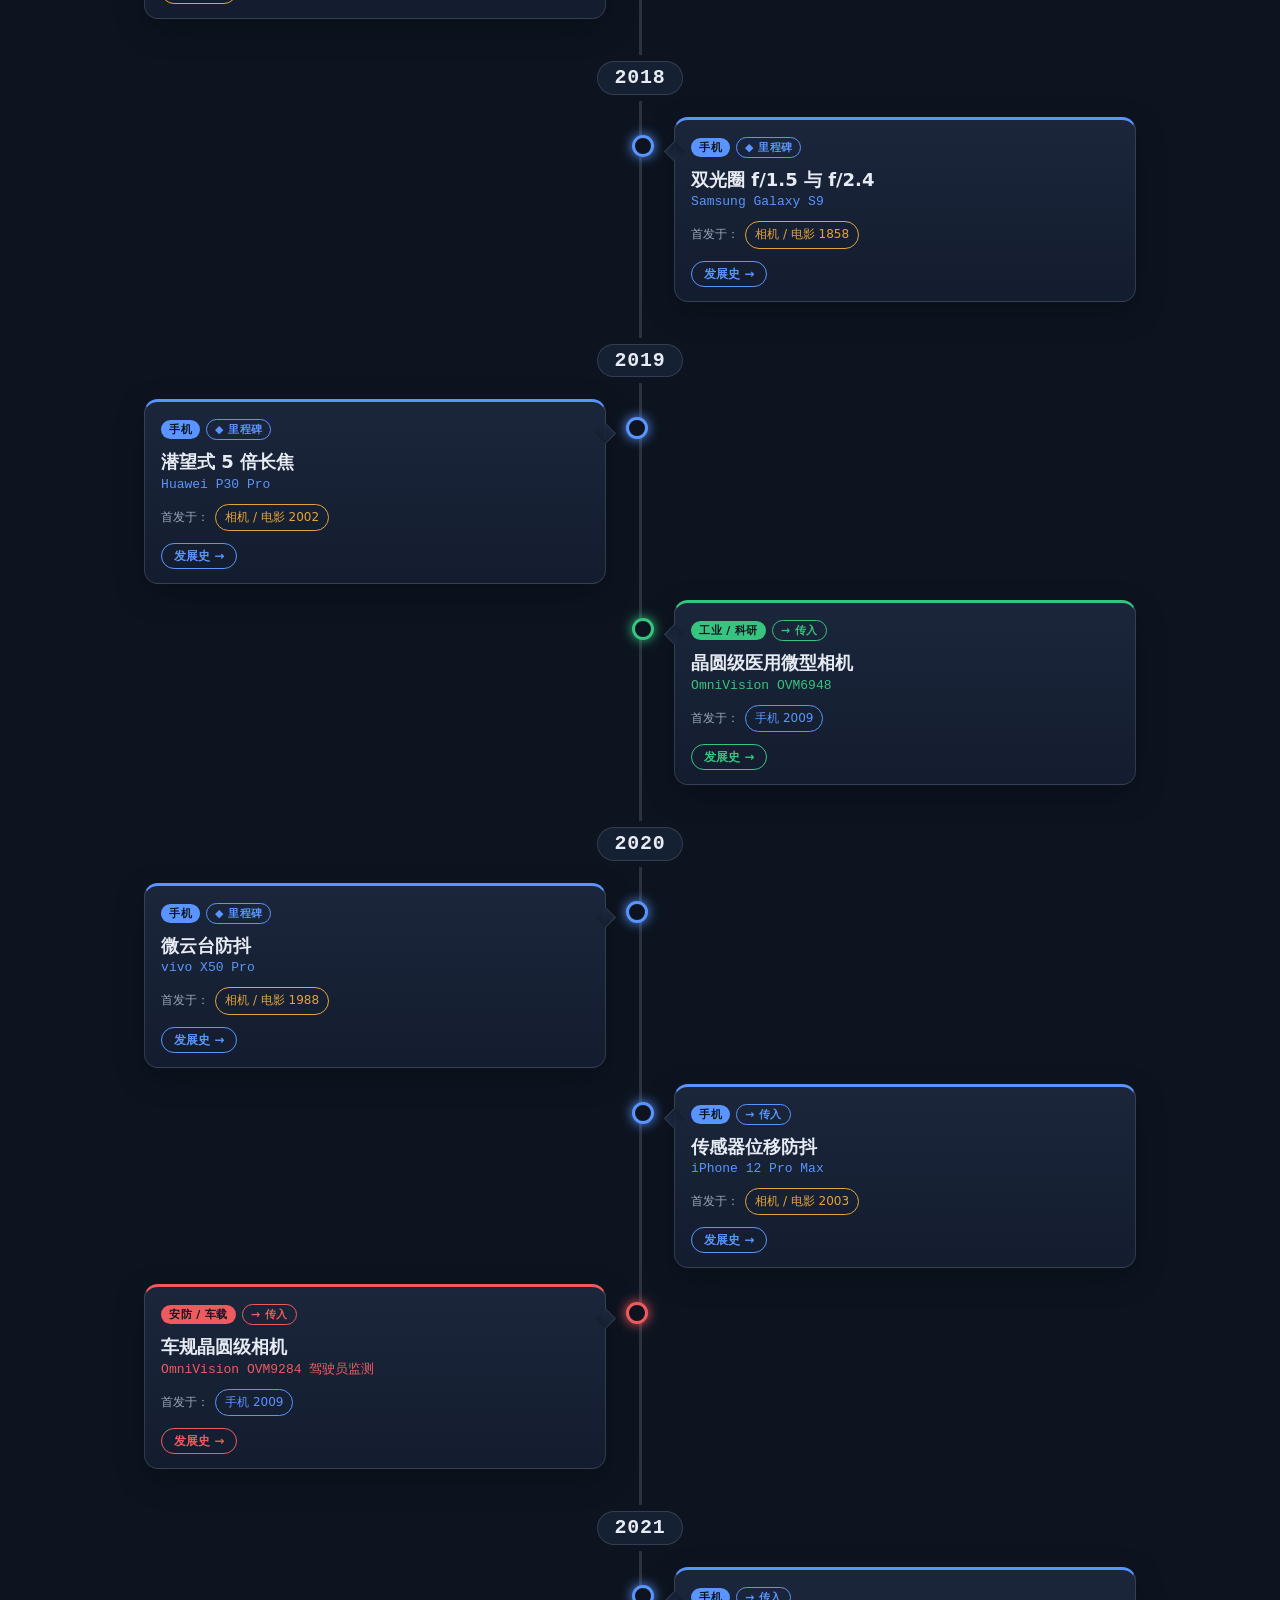
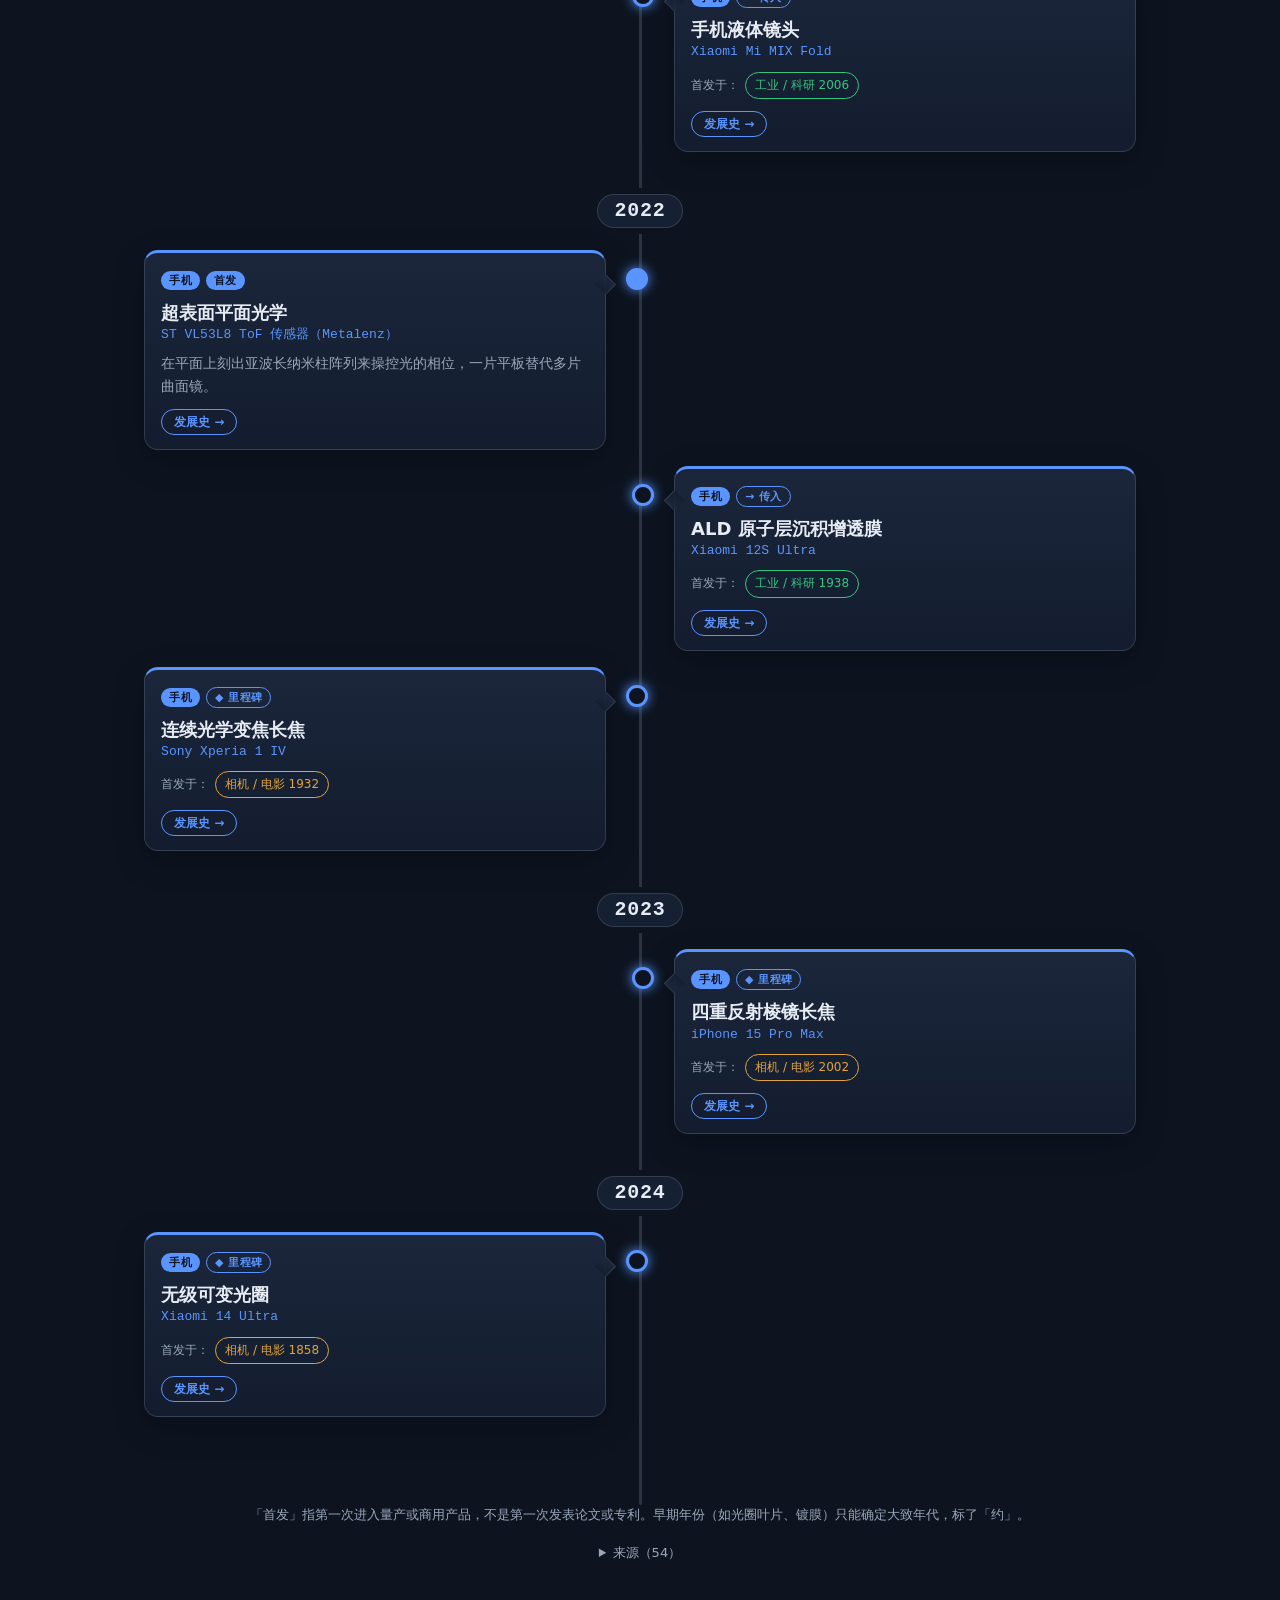
<file: lens-timeline.html>
<!doctype html>
<html lang="zh-CN">
<head>
<meta charset="utf-8">
<meta name="viewport" content="width=device-width, initial-scale=1, viewport-fit=cover">
<title>镜头技术时间线 · PhotonFall</title>
<meta name="description" content="镜头和光学的每项关键技术：超低色散玻璃、非球面、镀膜、防抖、潜望、液体镜头、超构透镜……最先用在相机、手机、安防车载还是工业科研？">
<style>
:root{--bg:#0d1420;--bg2:#162033;--ink:#e6ebf4;--dim:#9aa6bb;--line:rgba(230,235,244,.14);
  --phone:#5a95ff;--auto:#ef5a5f;--ind:#36c47f;--cam:#e3a33a;--accent:#f0a487;
  --sans:-apple-system,BlinkMacSystemFont,"PingFang SC","Hiragino Sans GB","Microsoft YaHei","Noto Sans SC",system-ui,sans-serif;
  --serif:"Songti SC","Noto Serif SC",Georgia,serif;--mono:ui-monospace,"SF Mono",Menlo,Consolas,monospace}
*{box-sizing:border-box}
html{font-size:clamp(15px,.55vw + 7px,32px)}
html{scroll-behavior:smooth}
body{margin:0;font-size:1rem;background:radial-gradient(120% 60% at 50% 0%,#1d2a44 0%,var(--bg) 55%) fixed,var(--bg);color:var(--ink);font:1rem/1.6 var(--sans);overflow-x:hidden}
a{color:inherit}
#bar{position:fixed;z-index:20;top:0;left:0;height:3px;width:0;background:linear-gradient(90deg,var(--phone),var(--auto),var(--ind),var(--cam))}
header{position:sticky;top:0;z-index:10;display:flex;align-items:center;gap:0.667rem;padding:0.8rem 1.07rem;background:rgba(13,20,32,.72);backdrop-filter:blur(0.667rem);-webkit-backdrop-filter:blur(0.667rem);border-bottom:1px solid var(--line)}
header a,header button{border:1px solid var(--line);border-radius:66.6rem;background:rgba(22,32,51,.7);color:var(--ink);font:500 0.867rem/1 var(--sans);padding:0.6rem 0.933rem;text-decoration:none;cursor:pointer}
header a:hover,header button:hover{border-color:var(--accent)}
header .sp{flex:1}
.hero{max-width:80vw;margin:0 auto;padding:clamp(2.67rem,9vh,6.4rem) 1.07rem 1.6rem;text-align:center}
.eye{margin:0 0 0.8rem;font:600 0.8rem/1 var(--mono);letter-spacing:.22em;text-transform:uppercase;color:var(--accent)}
h1{margin:0;font:800 clamp(2.27rem,5vw,7rem)/1.08 var(--sans);letter-spacing:-.02em;background:linear-gradient(100deg,#ffe9c7,#f0a487 40%,#a9d4ff 80%);-webkit-background-clip:text;background-clip:text;color:transparent}
.sub{max-width:41.3rem;margin:1.2rem auto 0;color:var(--dim)}
.stats{display:grid;grid-template-columns:repeat(4,minmax(0,1fr));gap:0.667rem;max-width:48rem;margin:2rem auto 0;padding:0;list-style:none}
.stats li{display:flex}
@media (max-width:560px){.stats{grid-template-columns:repeat(2,minmax(0,1fr))}}
.stats button{width:100%;border:1.5px solid var(--c);border-radius:0.933rem;background:rgba(22,32,51,.6);color:var(--ink);padding:0.8rem 0.933rem;cursor:pointer;font:inherit;transition:opacity .2s,transform .2s,background .2s}
.stats button:hover{transform:translateY(-2px)}
.stats button[aria-pressed=false]{opacity:.35}
.stats b{display:block;font:800 2rem/1 var(--mono);color:var(--c)}
.stats span{font-size:0.867rem;color:var(--dim)}
.hint{margin:0.8rem 0 0;font-size:0.8rem;color:var(--dim)}
.legend{display:flex;justify-content:center;gap:1.07rem;margin:0.667rem 0 0;font-size:0.8rem;color:var(--dim)}
.legend i{display:inline-block;width:0.933rem;height:0.667rem;border-radius:3px;margin-right:0.4rem;vertical-align:-1px;border:1.5px solid var(--dim)}
.legend .solid i{background:var(--dim)}

/* 时间线主体 */
.tl{position:relative;max-width:80vw;margin:1.6rem auto 0;padding:1.33rem 1.07rem 5.33rem;list-style:none}
.tl::before,.tl .fill{content:"";position:absolute;top:0;left:50%;width:3px;margin-left:-1.5px;border-radius:3px}
.tl::before{bottom:0;background:var(--line)}
.tl .fill{height:0;background:linear-gradient(180deg,var(--cam),var(--auto),var(--ind),var(--phone));box-shadow:0 0 0.933rem rgba(240,164,135,.5)}
.yr{position:relative;display:flex;justify-content:center;margin:2.27rem 0 0.933rem}
.yr span{position:relative;z-index:1;padding:0.4rem 1.07rem;border-radius:66.6rem;background:var(--bg2);border:1px solid var(--line);font:800 1.33rem/1 var(--mono);letter-spacing:.04em;box-shadow:0 0 0 0.4rem var(--bg)}
.it{position:relative;width:50%;padding:0.533rem 2.27rem 0.533rem 0}
.it.r{margin-left:50%;padding:0.533rem 0 0.533rem 2.27rem}
.it::after{content:"";position:absolute;top:1.73rem;right:-.533rem;width:1.07rem;height:1.07rem;border-radius:50%;background:var(--bg);border:3px solid var(--c);box-shadow:0 0 0.8rem var(--c)}
.it.r::after{right:auto;left:-.533rem}
.it.first::after{background:var(--c)}
.card{position:relative;padding:0.933rem 1.07rem;border-radius:0.933rem;background:linear-gradient(180deg,rgba(28,40,62,.92),rgba(20,30,48,.92));border:1px solid var(--line);border-top:3px solid var(--c);box-shadow:0 0.667rem 2rem rgba(0,0,0,.25);
  opacity:0;transform:translateY(1.6rem) scale(.98);transition:opacity .6s ease,transform .6s ease}
.it.in .card{opacity:1;transform:none}
.card::before{content:"";position:absolute;top:1.6rem;right:-.533rem;width:0.933rem;height:0.933rem;background:inherit;border-right:1px solid var(--line);border-top:1px solid var(--line);transform:rotate(45deg)}
.it.r .card::before{right:auto;left:-.533rem;transform:rotate(-135deg)}
.tag{display:inline-flex;gap:0.4rem;align-items:center;font:600 0.733rem/1 var(--sans);letter-spacing:.04em}
.tag em{font-style:normal;padding:0.267rem 0.533rem;border-radius:66.6rem;background:var(--c);color:#0d1420}
.tag .flw{background:transparent;border:1px solid var(--c);color:var(--c)}
.card h3{margin:0.667rem 0 2px;font:700 1.2rem/1.3 var(--sans)}
.card .prod{margin:0;font:500 0.867rem/1.4 var(--mono);color:var(--c)}
.card p.d{margin:0.533rem 0 0;font-size:0.933rem;color:var(--dim)}
.card .to{display:flex;flex-wrap:wrap;gap:0.4rem;margin:0.667rem 0 0;font-size:0.8rem;color:var(--dim);align-items:center}
.card .to a{padding:3px 0.6rem;border-radius:66.6rem;border:1px solid var(--cc);color:var(--cc);text-decoration:none}
.card .to a:hover{background:var(--cc);color:#0d1420}
.it.off{display:none}
.it.flash .card{box-shadow:0 0 0 2px var(--c),0 0.667rem 2rem rgba(0,0,0,.25)}
.refs{margin-top:1.2rem;text-align:left}.refs summary{cursor:pointer;text-align:center}.refs ol{columns:2 22rem;font-size:.8rem;line-height:1.5}.refs a{color:var(--dim)}
footer{max-width:80vw;margin:0 auto;padding:0 1.07rem 4rem;text-align:center;font-size:0.867rem;color:var(--dim)}

@media (max-width:720px){
  .hero,.tl,footer{max-width:none}
  .tl::before,.tl .fill{left:1.6rem}
  .it,.it.r{width:auto;margin-left:0;padding:0.533rem 0 0.533rem 3.47rem}
  .it::after,.it.r::after{left:1.07rem;right:auto}
  .card::before,.it.r .card::before{right:auto;left:-.533rem;transform:rotate(-135deg)}
  .yr{justify-content:flex-start}
  .yr span{margin-left:0}
}
@media (prefers-reduced-motion:reduce){html{scroll-behavior:auto}.card{transition:none;opacity:1;transform:none}}
</style>
</head>
<body data-tl="lens">
<div id="bar" aria-hidden="true"></div>
<header>
  <a href="index.html#/" id="home">⌂ PhotonFall</a>
  <a href="index.html#/step/7" id="steplink"></a>
  <span class="sp"></span>
  <button type="button" id="lang"></button>
</header>
<section class="hero">
  <p class="eye" id="eyebrow">Lens &amp; Optics</p>
  <h1 id="h1"></h1>
  <p class="sub" id="sub"></p>
  <ul class="stats" id="stats"></ul>
  <p class="hint" id="hint"></p>
  <p class="legend" id="legend"></p>
</section>
<ol class="tl" id="tl"><li class="fill" aria-hidden="true"></li></ol>
<footer id="foot"></footer>

<script src="js/i18n.js"></script>
<script src="js/tl-core.js"></script>
<script src="js/lenstl.js"></script>
<script src="js/tl-page.js"></script>
</body>
</html>
</file>
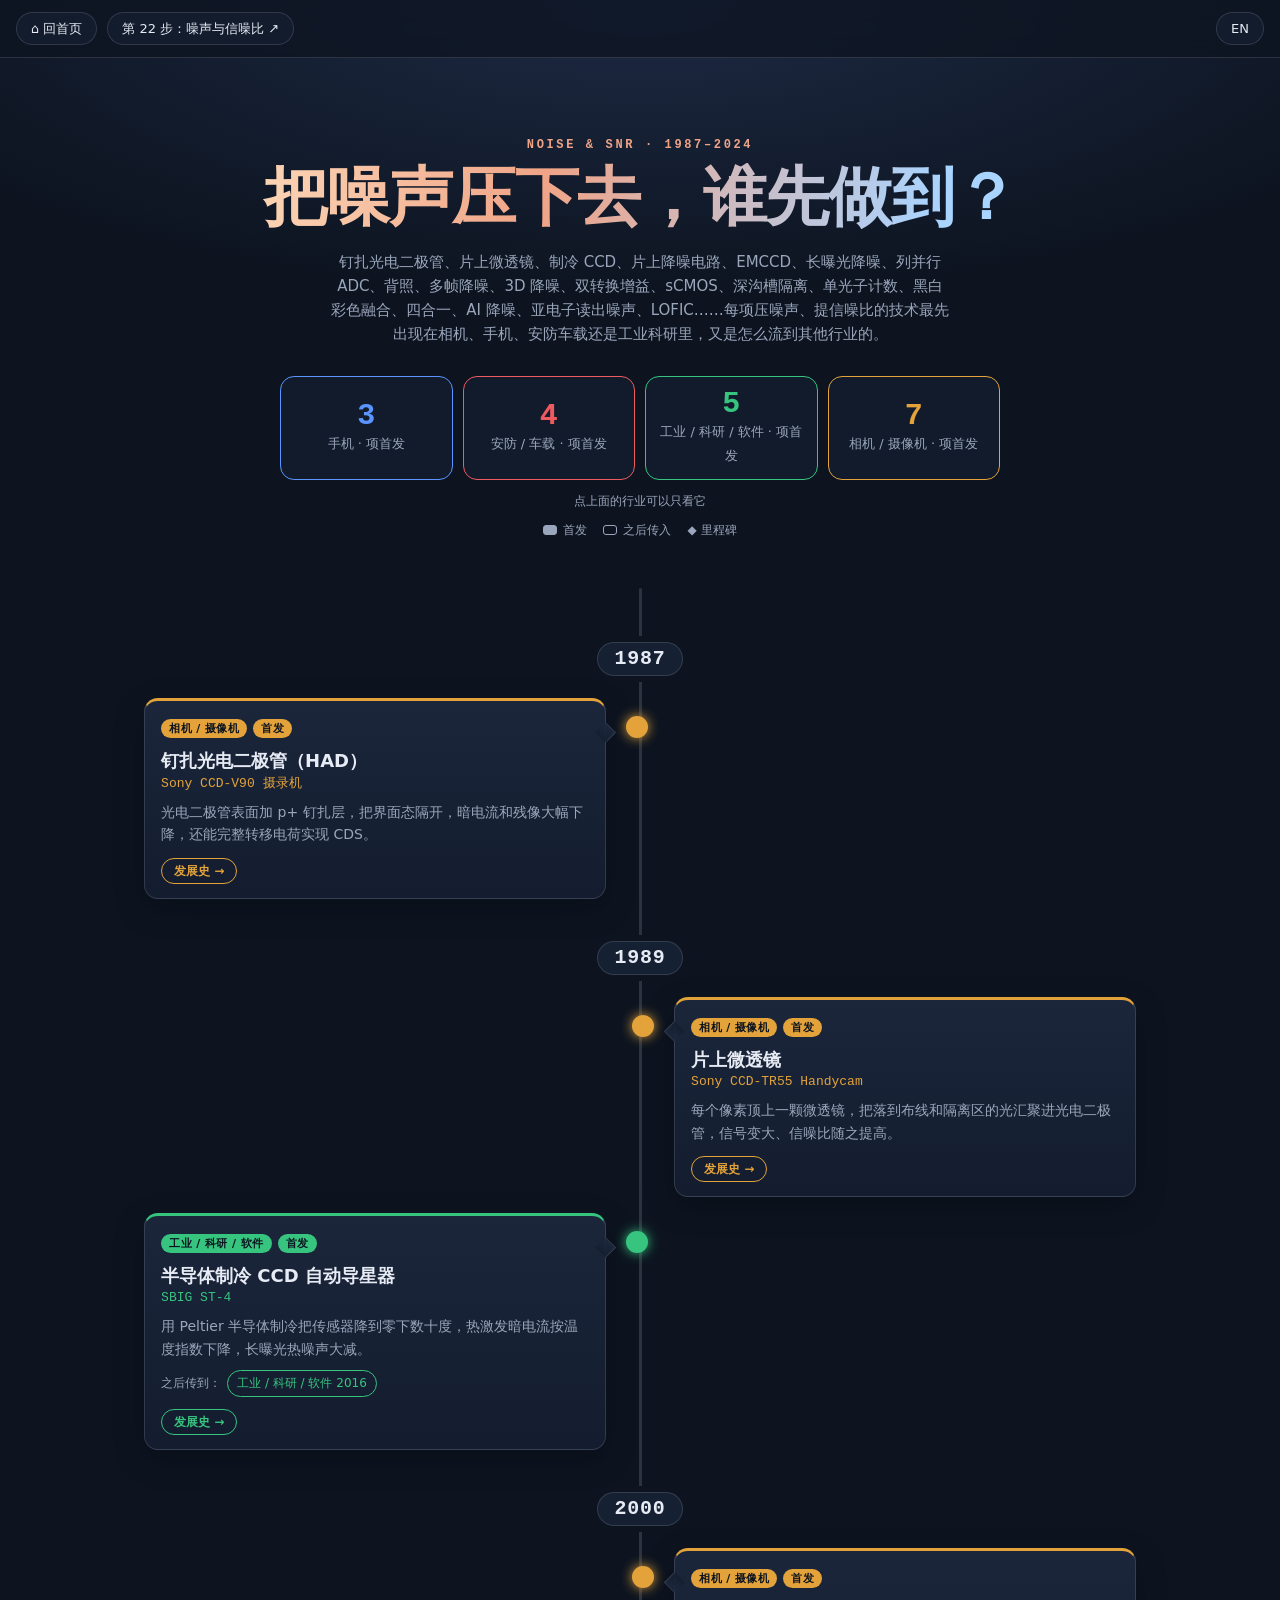
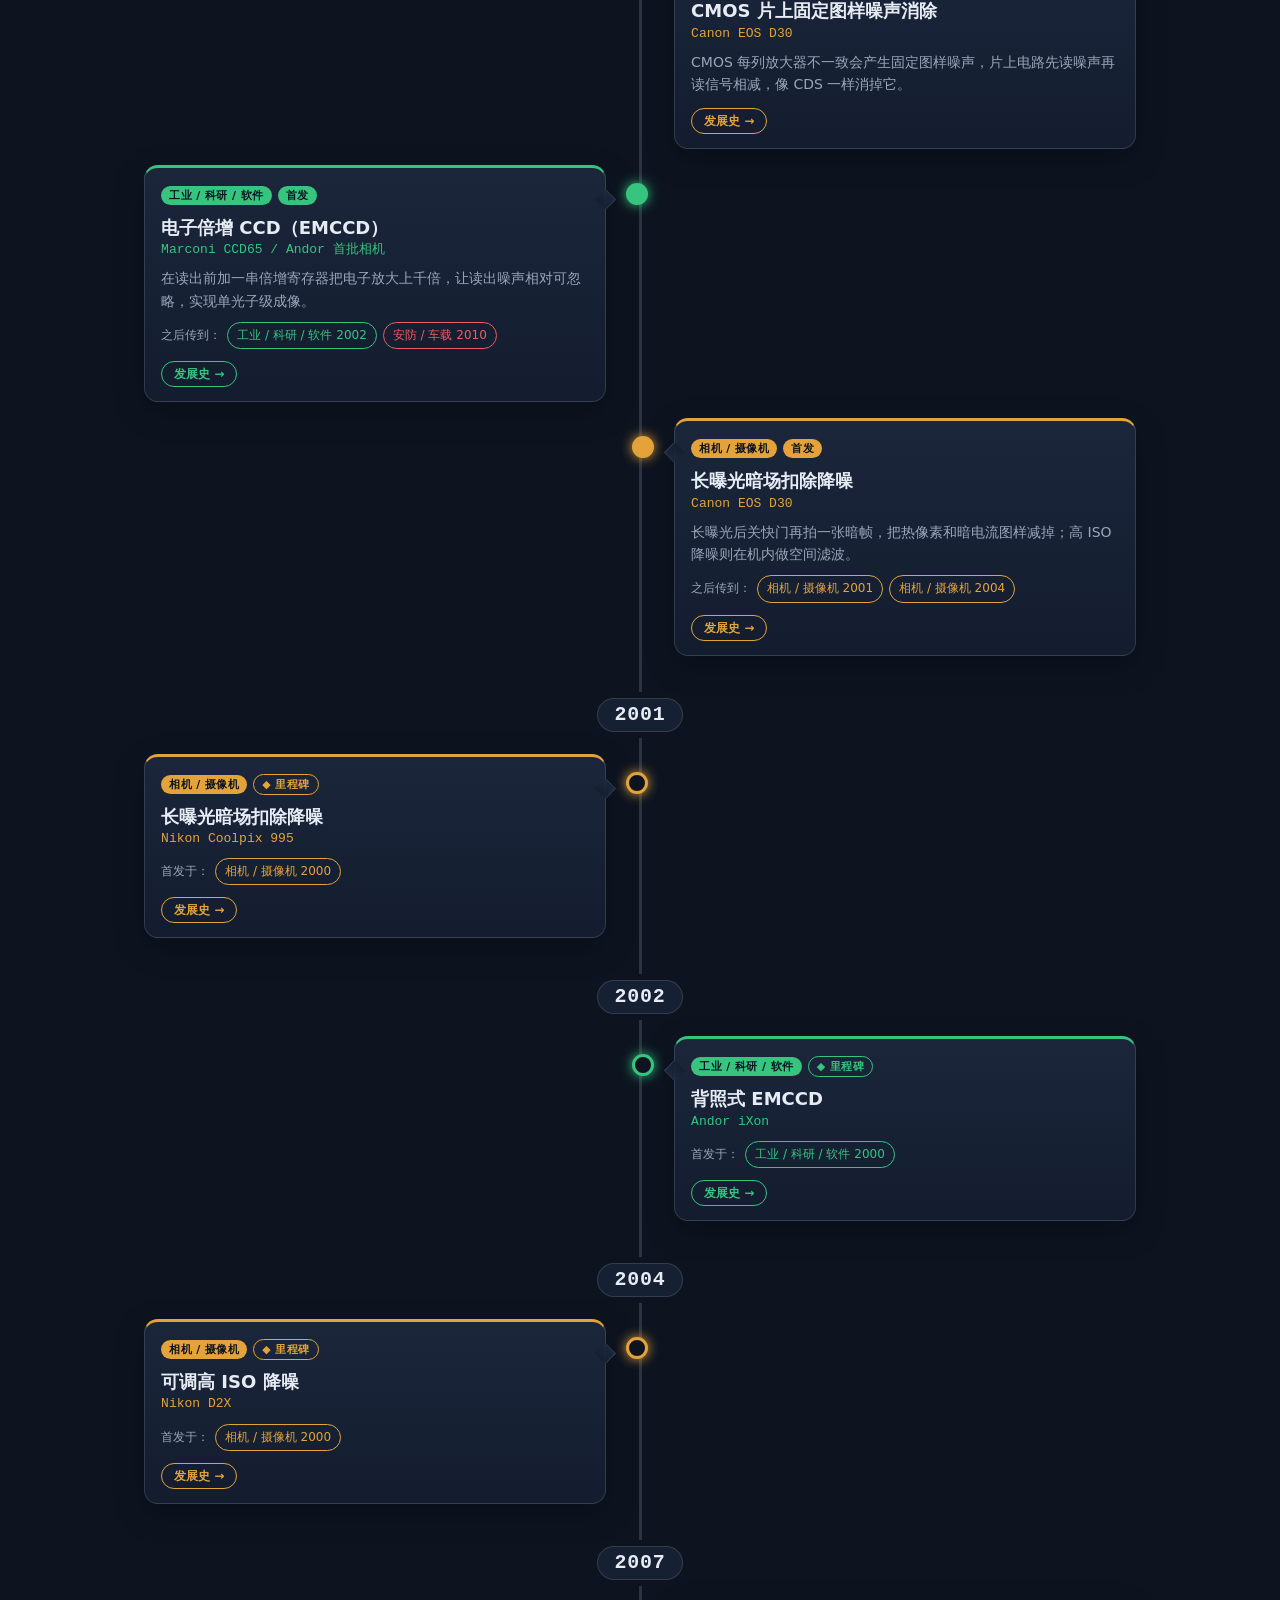
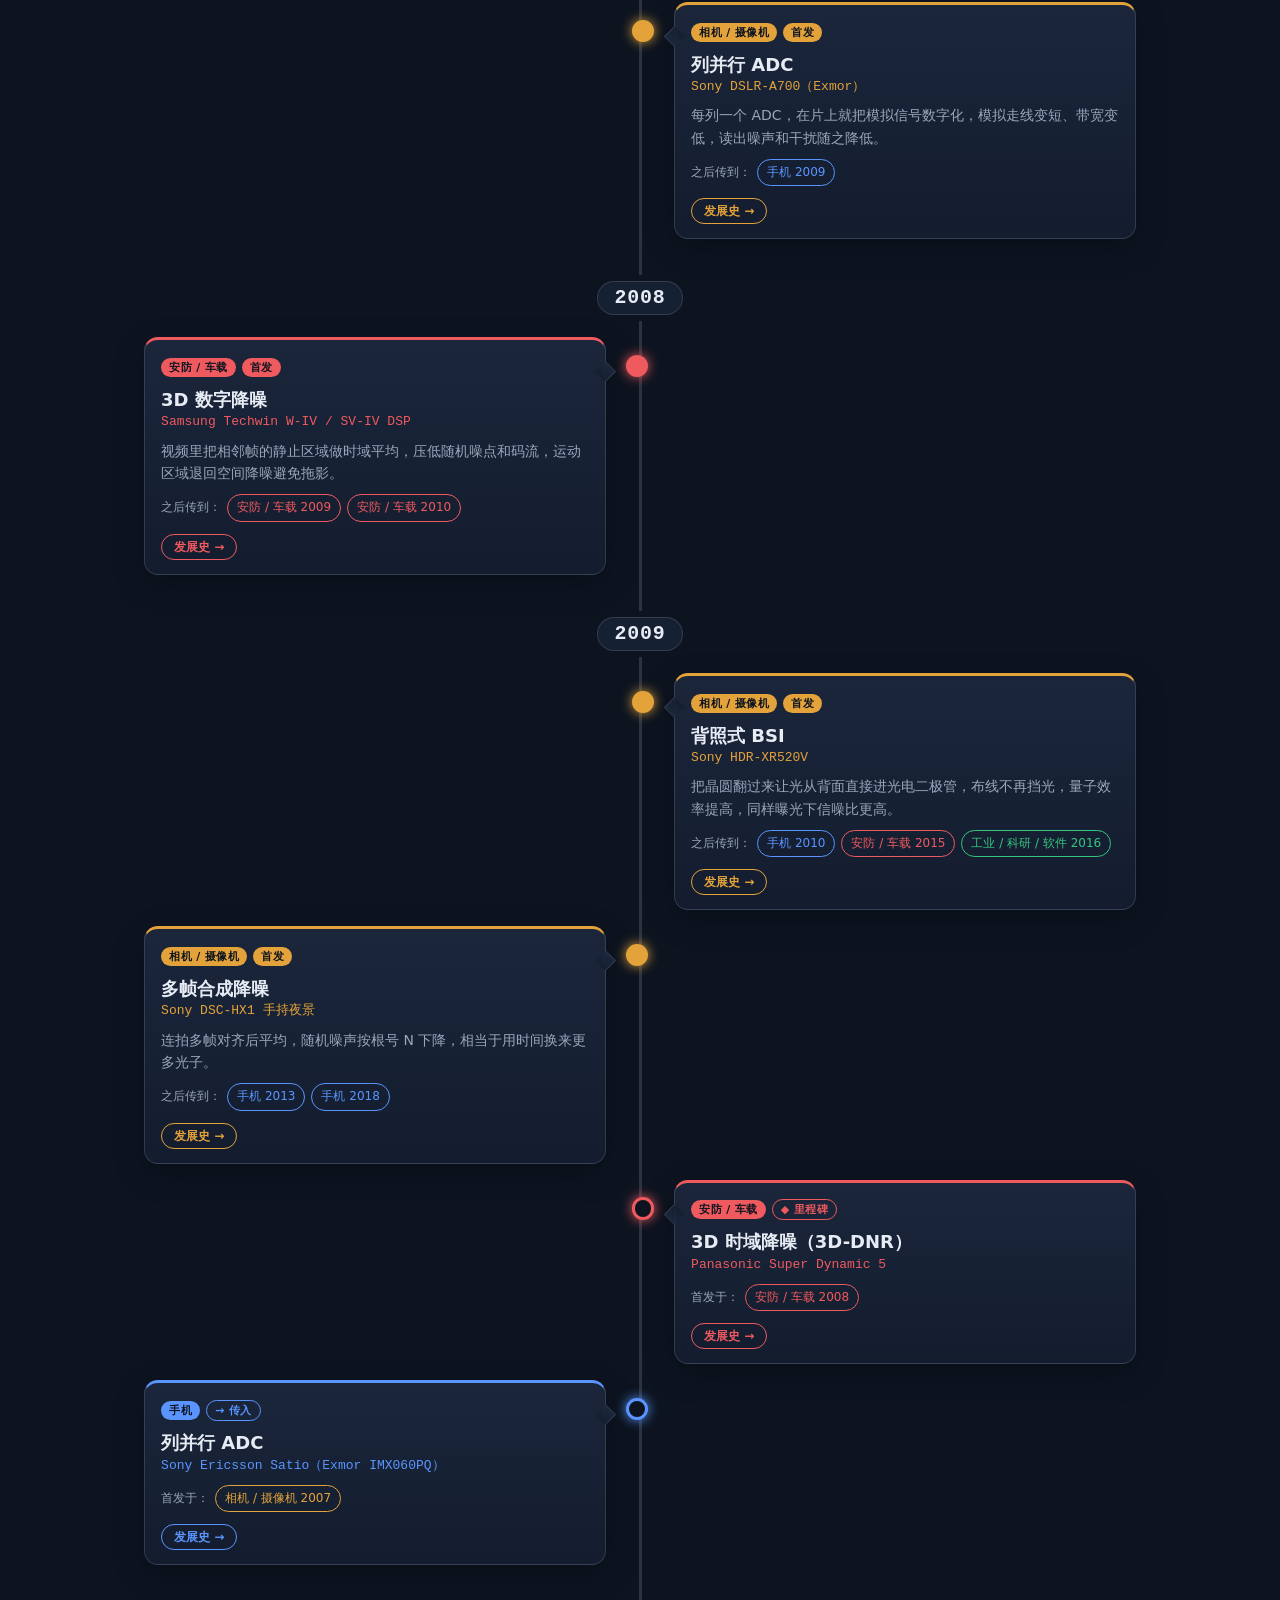
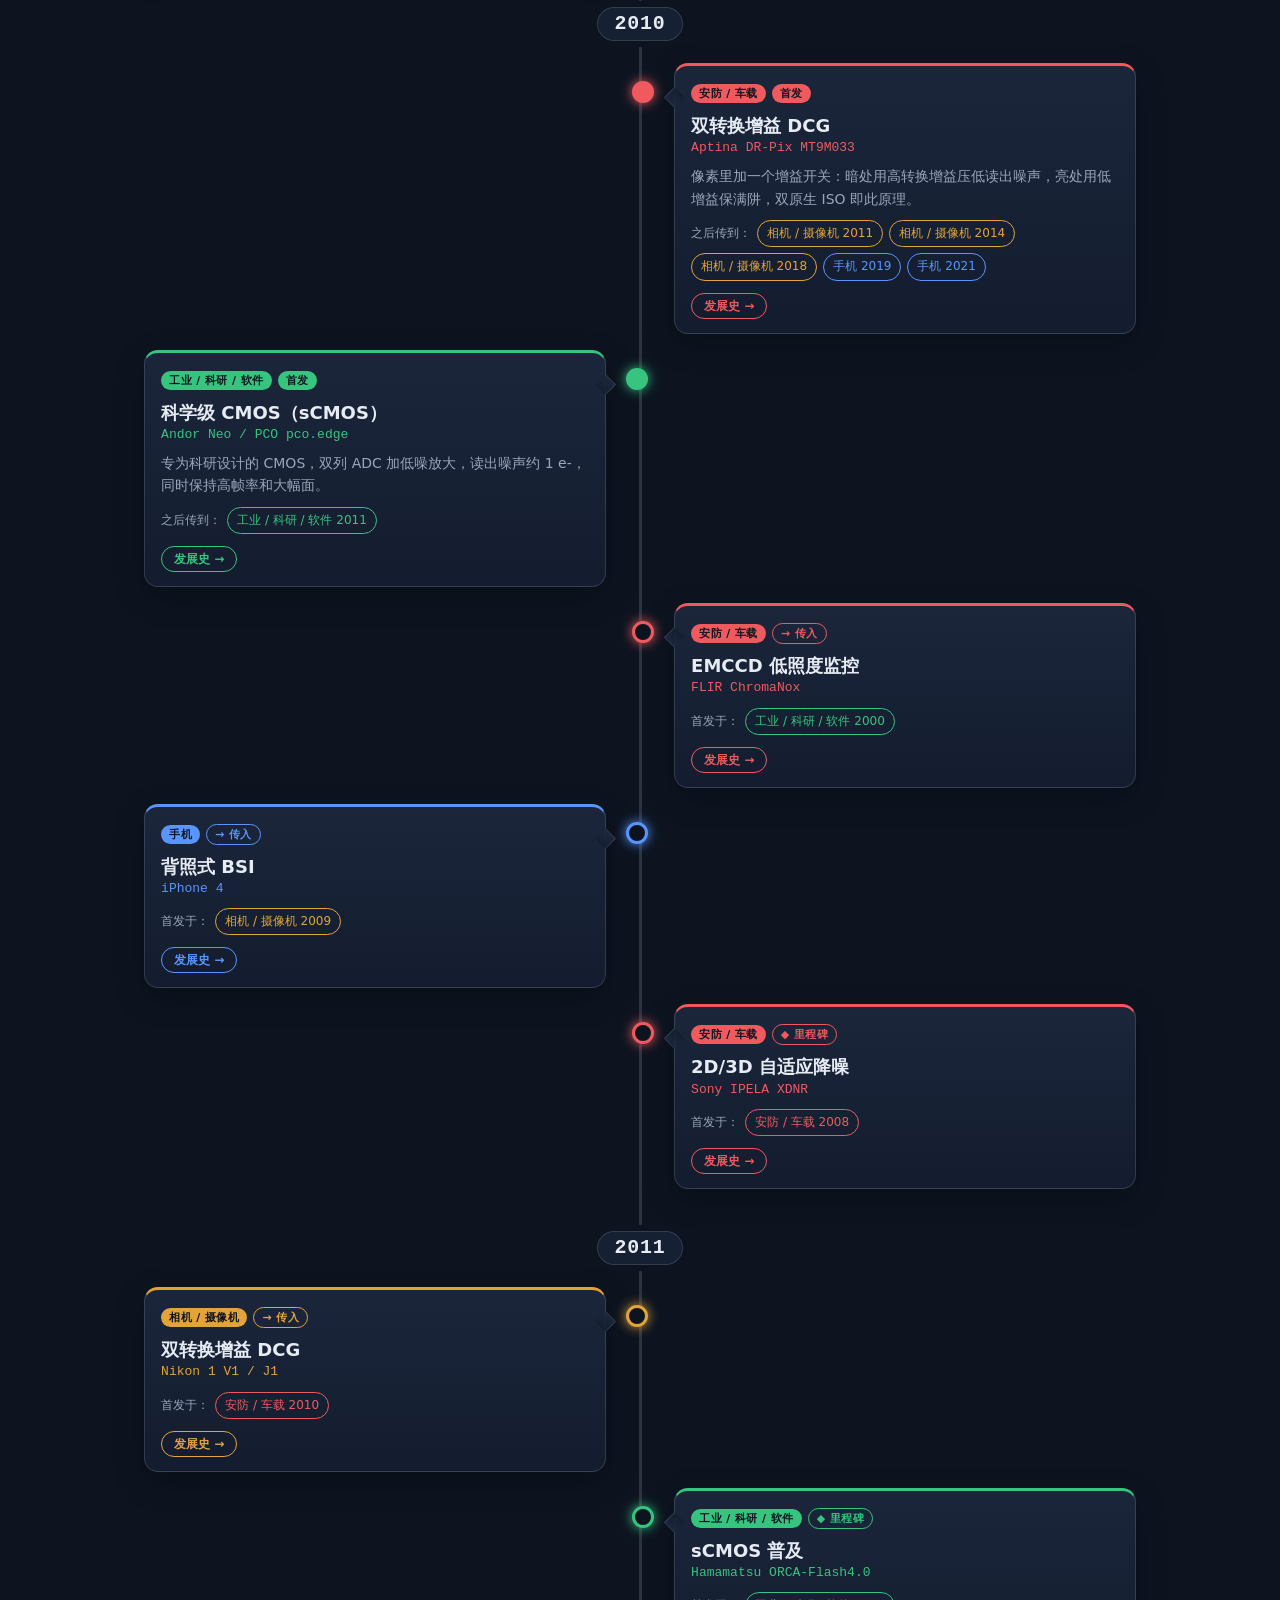
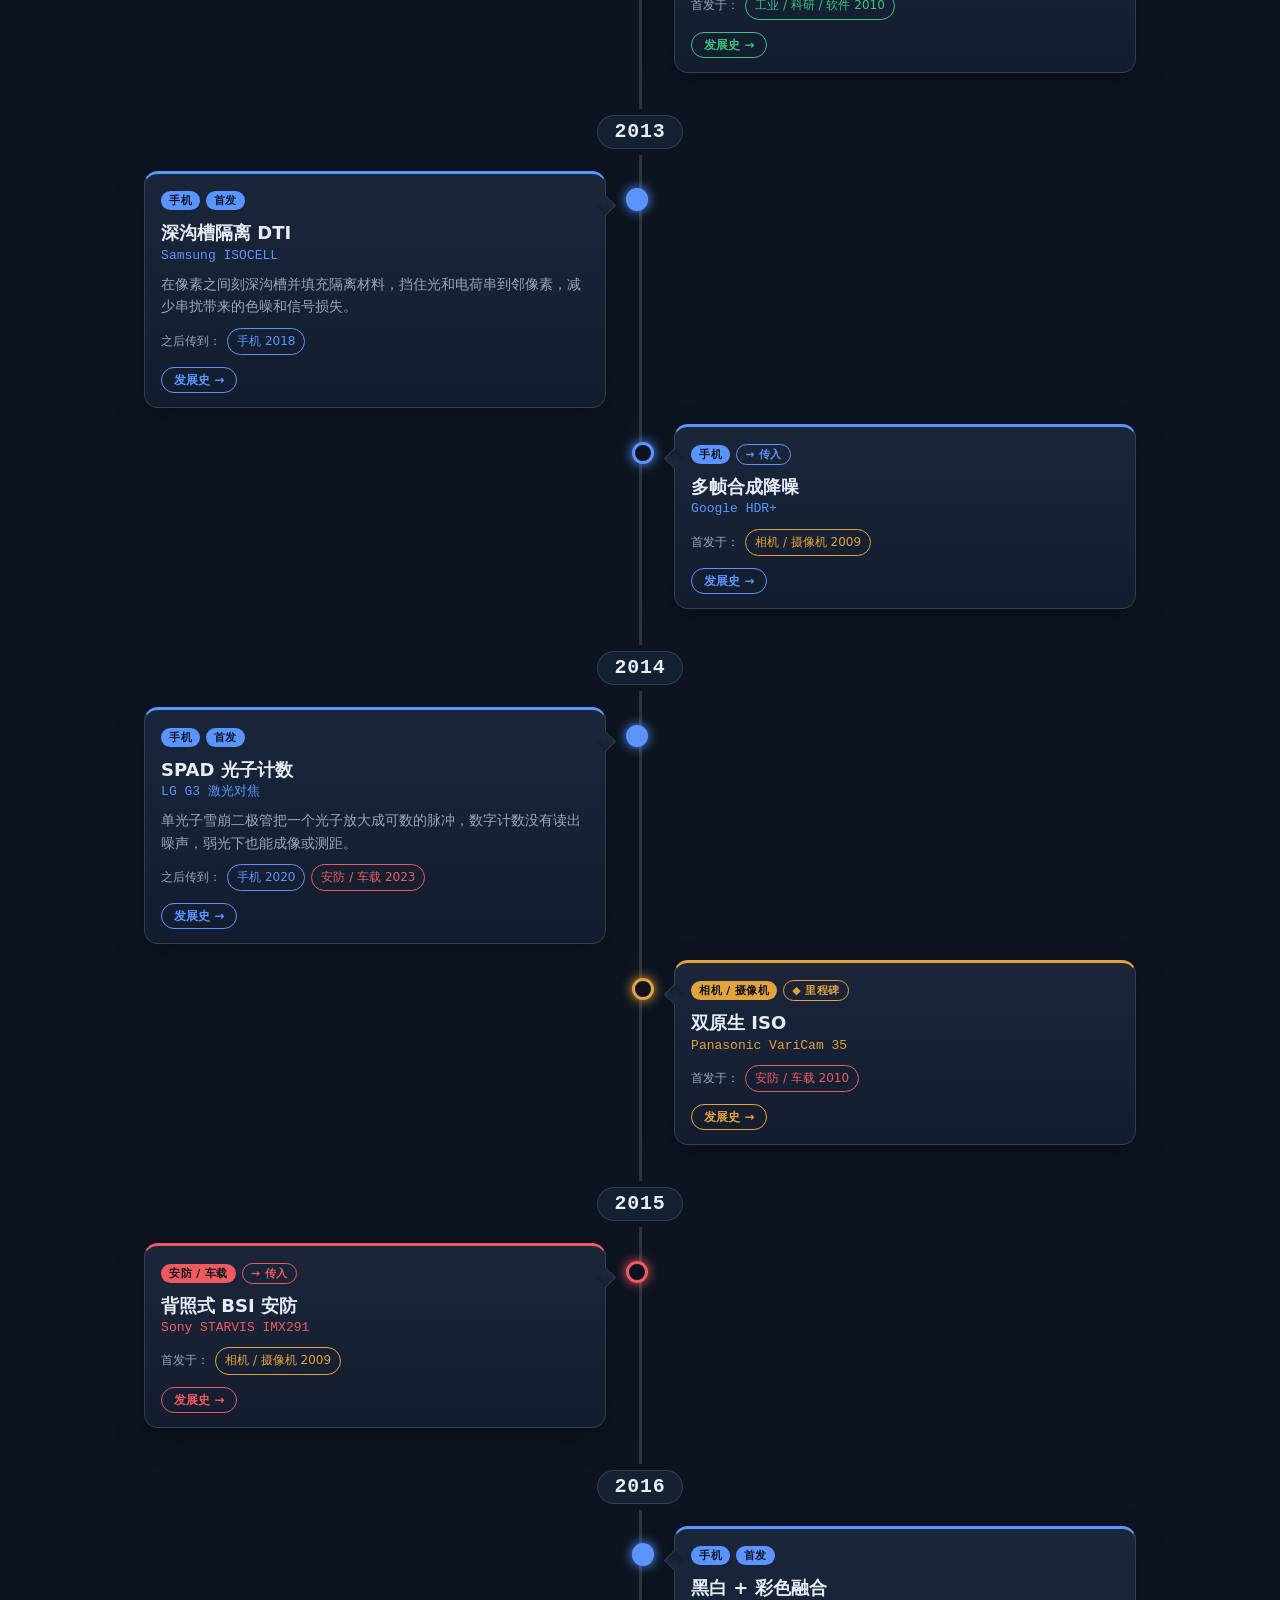
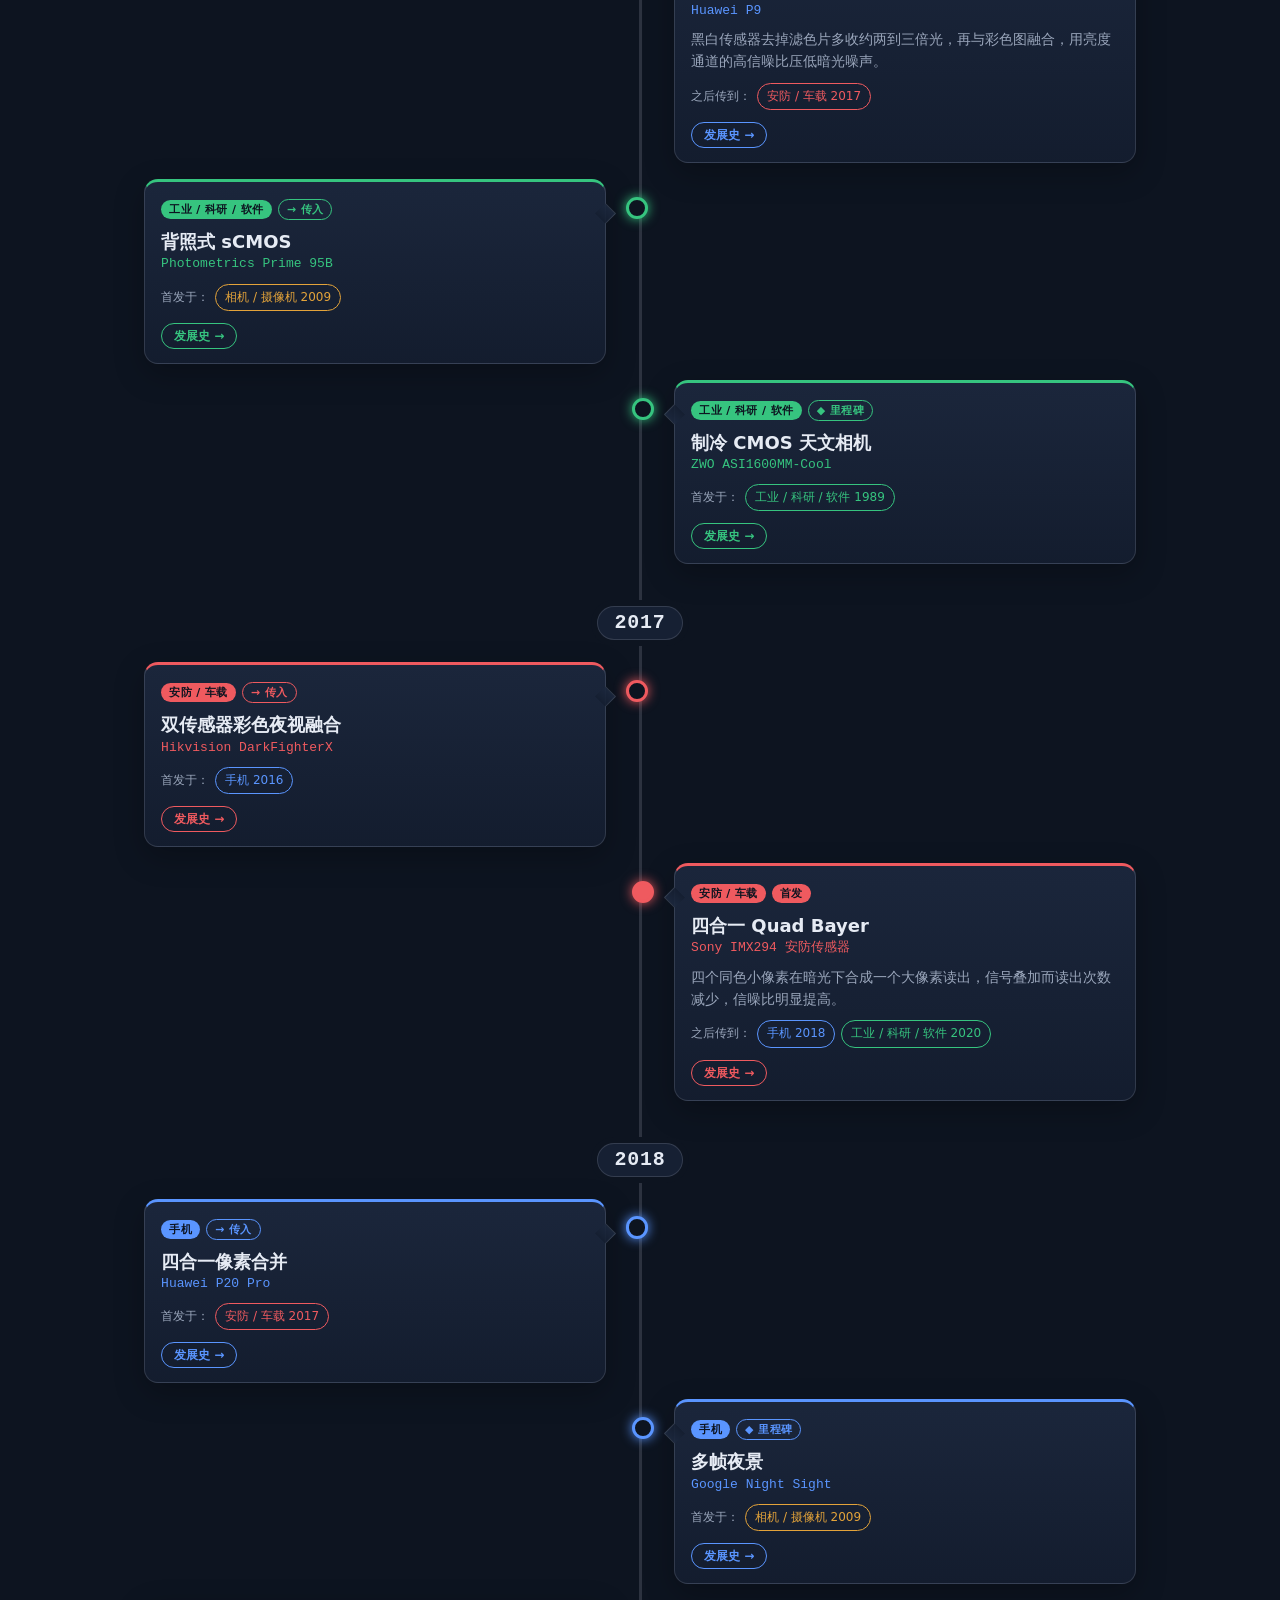
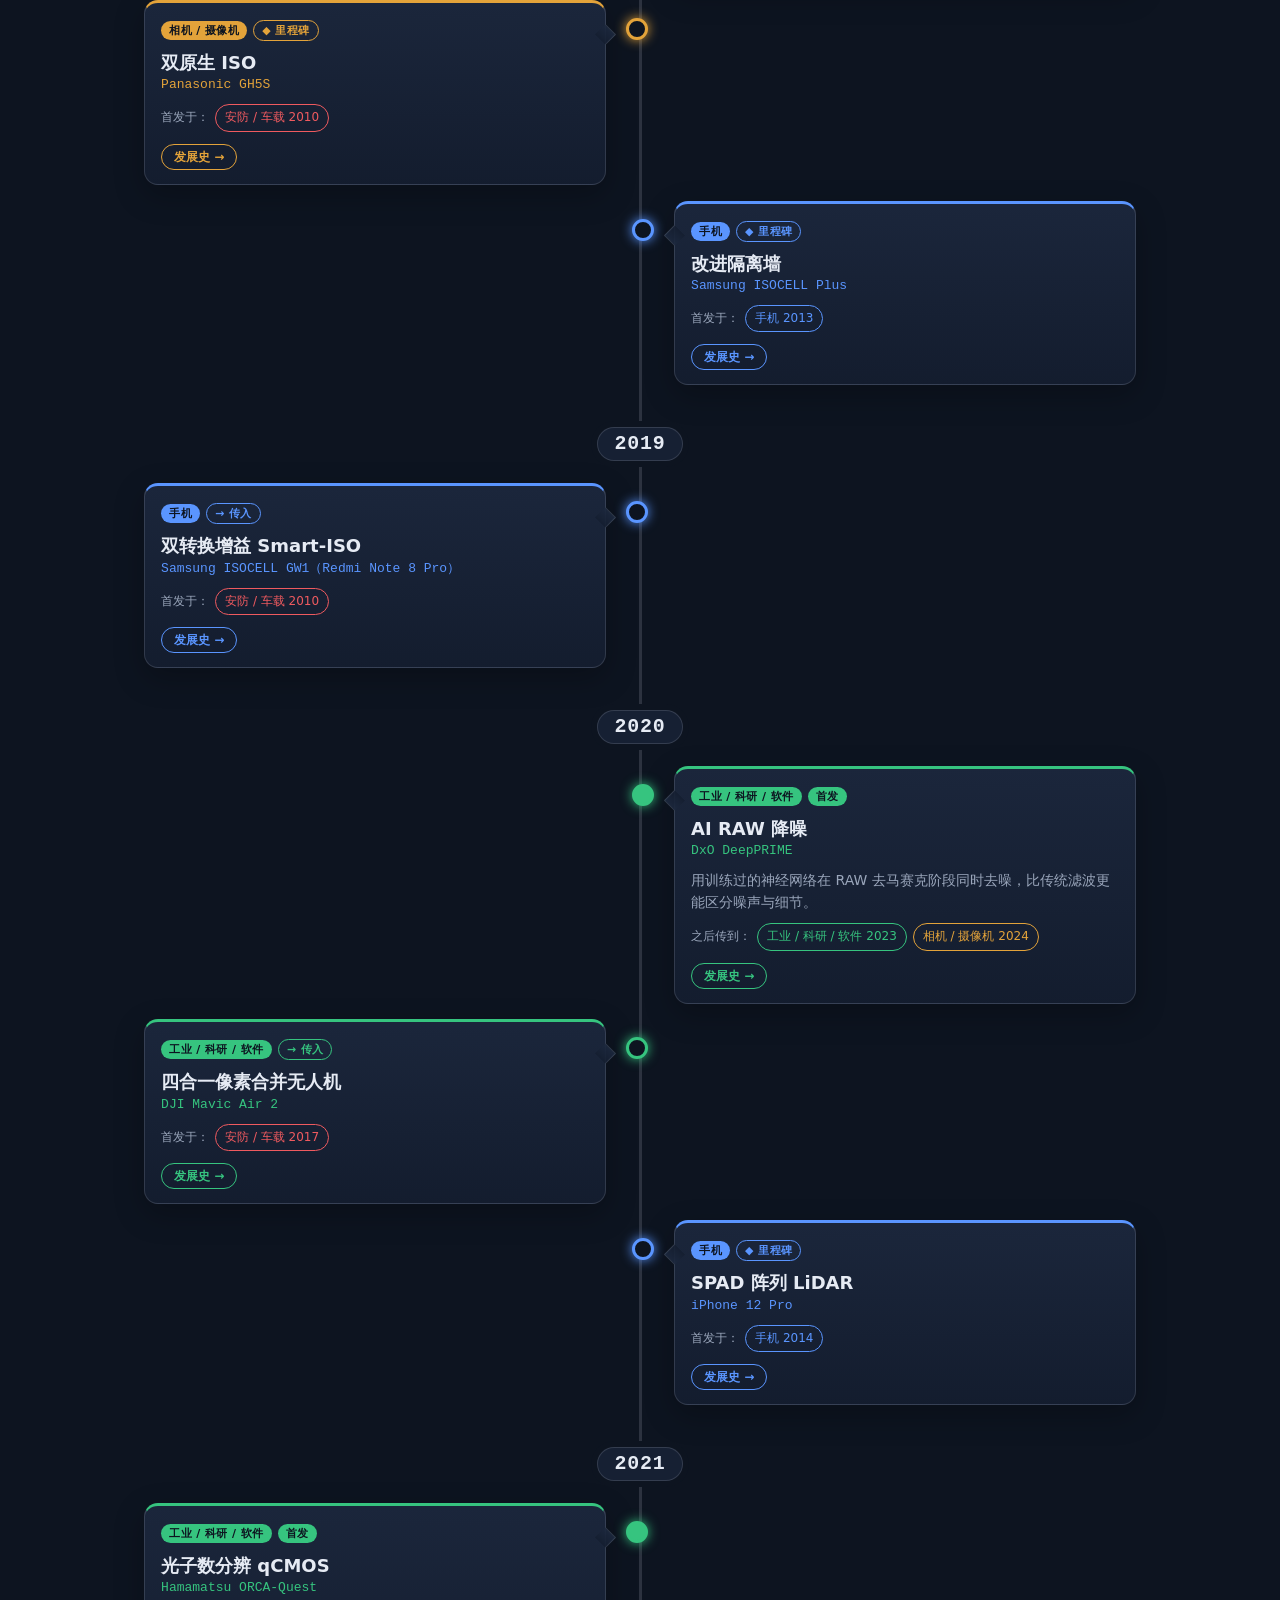
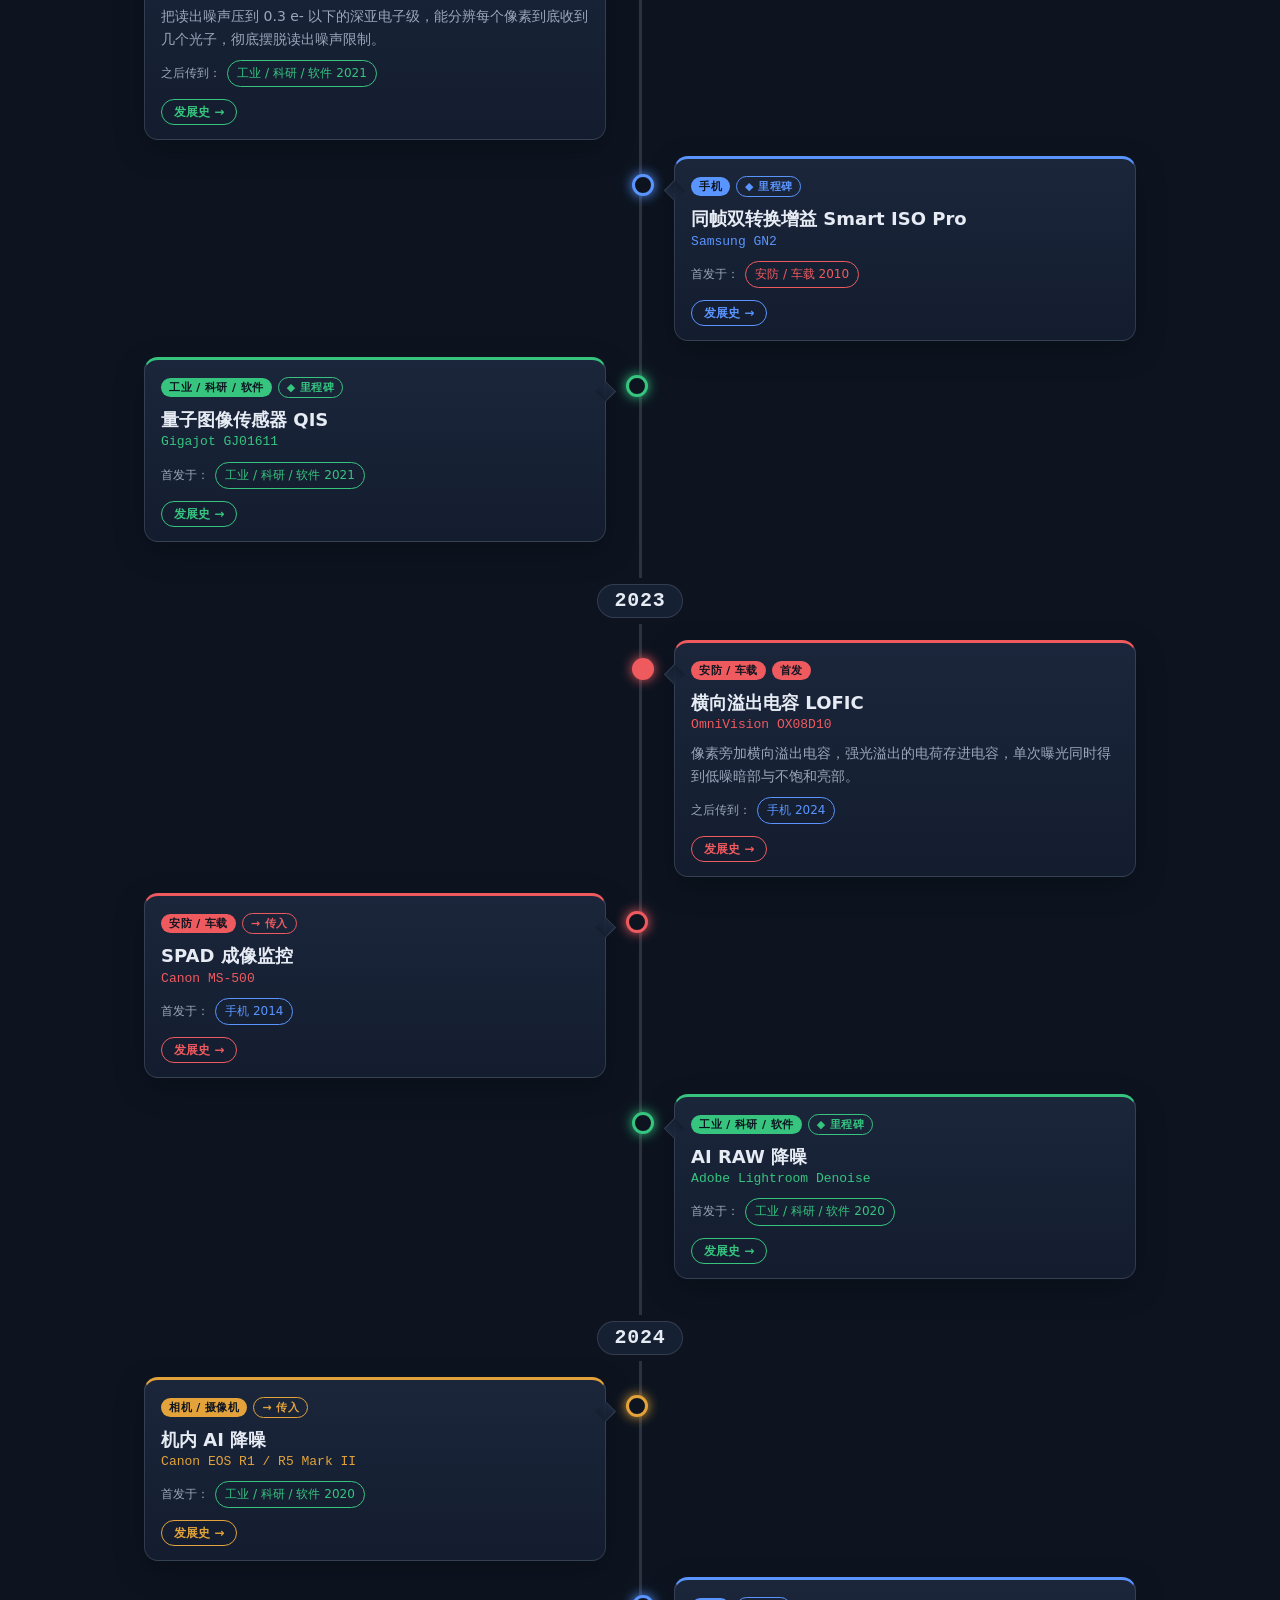
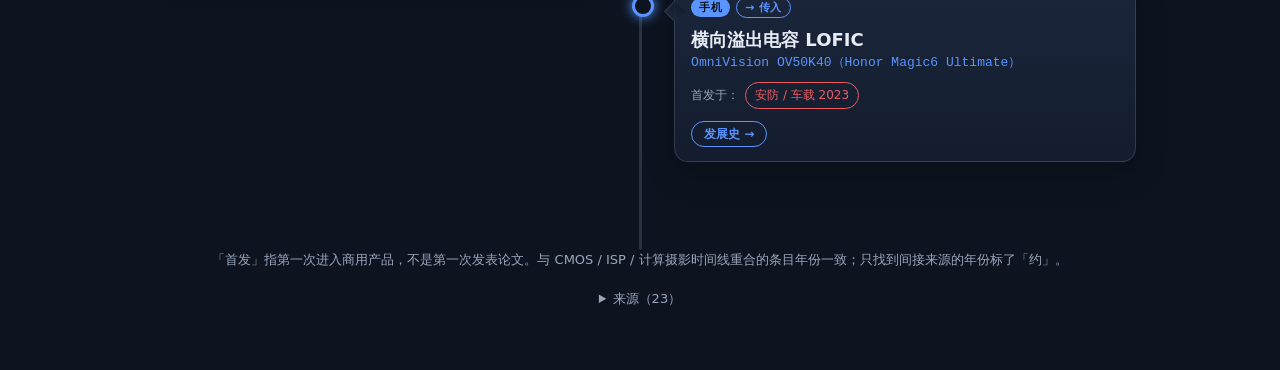
<file: noise-timeline.html>
<!doctype html>
<html lang="zh-CN">
<head>
<meta charset="utf-8">
<meta name="viewport" content="width=device-width, initial-scale=1, viewport-fit=cover">
<title>噪声与信噪比技术时间线 · PhotonFall</title>
<meta name="description" content="压噪声、提信噪比的每项关键技术：相关双采样、钉扎光电二极管、制冷 CCD、EMCCD、sCMOS、列并行 ADC、背照、双转换增益、双原生 ISO、多帧降噪、3D 降噪、AI 降噪、光子计数……最先用在相机、手机、安防车载还是工业科研？">
<style>
:root{--bg:#0d1420;--bg2:#162033;--ink:#e6ebf4;--dim:#9aa6bb;--line:rgba(230,235,244,.14);
  --phone:#5a95ff;--auto:#ef5a5f;--ind:#36c47f;--cam:#e3a33a;--accent:#f0a487;
  --sans:-apple-system,BlinkMacSystemFont,"PingFang SC","Hiragino Sans GB","Microsoft YaHei","Noto Sans SC",system-ui,sans-serif;
  --serif:"Songti SC","Noto Serif SC",Georgia,serif;--mono:ui-monospace,"SF Mono",Menlo,Consolas,monospace}
*{box-sizing:border-box}
html{font-size:clamp(15px,.55vw + 7px,32px)}
html{scroll-behavior:smooth}
body{margin:0;font-size:1rem;background:radial-gradient(120% 60% at 50% 0%,#1d2a44 0%,var(--bg) 55%) fixed,var(--bg);color:var(--ink);font:1rem/1.6 var(--sans);overflow-x:hidden}
a{color:inherit}
#bar{position:fixed;z-index:20;top:0;left:0;height:3px;width:0;background:linear-gradient(90deg,var(--phone),var(--auto),var(--ind),var(--cam))}
header{position:sticky;top:0;z-index:10;display:flex;align-items:center;gap:0.667rem;padding:0.8rem 1.07rem;background:rgba(13,20,32,.72);backdrop-filter:blur(0.667rem);-webkit-backdrop-filter:blur(0.667rem);border-bottom:1px solid var(--line)}
header a,header button{border:1px solid var(--line);border-radius:66.6rem;background:rgba(22,32,51,.7);color:var(--ink);font:500 0.867rem/1 var(--sans);padding:0.6rem 0.933rem;text-decoration:none;cursor:pointer}
header a:hover,header button:hover{border-color:var(--accent)}
header .sp{flex:1}
.hero{max-width:80vw;margin:0 auto;padding:clamp(2.67rem,9vh,6.4rem) 1.07rem 1.6rem;text-align:center}
.eye{margin:0 0 0.8rem;font:600 0.8rem/1 var(--mono);letter-spacing:.22em;text-transform:uppercase;color:var(--accent)}
h1{margin:0;font:800 clamp(2.27rem,5vw,7rem)/1.08 var(--sans);letter-spacing:-.02em;background:linear-gradient(100deg,#ffe9c7,#f0a487 40%,#a9d4ff 80%);-webkit-background-clip:text;background-clip:text;color:transparent}
.sub{max-width:41.3rem;margin:1.2rem auto 0;color:var(--dim)}
.stats{display:grid;grid-template-columns:repeat(4,minmax(0,1fr));gap:0.667rem;max-width:48rem;margin:2rem auto 0;padding:0;list-style:none}
.stats li{display:flex}
@media (max-width:560px){.stats{grid-template-columns:repeat(2,minmax(0,1fr))}}
.stats button{width:100%;border:1.5px solid var(--c);border-radius:0.933rem;background:rgba(22,32,51,.6);color:var(--ink);padding:0.8rem 0.933rem;cursor:pointer;font:inherit;transition:opacity .2s,transform .2s,background .2s}
.stats button:hover{transform:translateY(-2px)}
.stats button[aria-pressed=false]{opacity:.35}
.stats b{display:block;font:800 2rem/1 var(--mono);color:var(--c)}
.stats span{font-size:0.867rem;color:var(--dim)}
.hint{margin:0.8rem 0 0;font-size:0.8rem;color:var(--dim)}
.legend{display:flex;justify-content:center;gap:1.07rem;margin:0.667rem 0 0;font-size:0.8rem;color:var(--dim)}
.legend i{display:inline-block;width:0.933rem;height:0.667rem;border-radius:3px;margin-right:0.4rem;vertical-align:-1px;border:1.5px solid var(--dim)}
.legend .solid i{background:var(--dim)}

/* 时间线主体 */
.tl{position:relative;max-width:80vw;margin:1.6rem auto 0;padding:1.33rem 1.07rem 5.33rem;list-style:none}
.tl::before,.tl .fill{content:"";position:absolute;top:0;left:50%;width:3px;margin-left:-1.5px;border-radius:3px}
.tl::before{bottom:0;background:var(--line)}
.tl .fill{height:0;background:linear-gradient(180deg,var(--cam),var(--auto),var(--ind),var(--phone));box-shadow:0 0 0.933rem rgba(240,164,135,.5)}
.yr{position:relative;display:flex;justify-content:center;margin:2.27rem 0 0.933rem}
.yr span{position:relative;z-index:1;padding:0.4rem 1.07rem;border-radius:66.6rem;background:var(--bg2);border:1px solid var(--line);font:800 1.33rem/1 var(--mono);letter-spacing:.04em;box-shadow:0 0 0 0.4rem var(--bg)}
.it{position:relative;width:50%;padding:0.533rem 2.27rem 0.533rem 0}
.it.r{margin-left:50%;padding:0.533rem 0 0.533rem 2.27rem}
.it::after{content:"";position:absolute;top:1.73rem;right:-.533rem;width:1.07rem;height:1.07rem;border-radius:50%;background:var(--bg);border:3px solid var(--c);box-shadow:0 0 0.8rem var(--c)}
.it.r::after{right:auto;left:-.533rem}
.it.first::after{background:var(--c)}
.card{position:relative;padding:0.933rem 1.07rem;border-radius:0.933rem;background:linear-gradient(180deg,rgba(28,40,62,.92),rgba(20,30,48,.92));border:1px solid var(--line);border-top:3px solid var(--c);box-shadow:0 0.667rem 2rem rgba(0,0,0,.25);
  opacity:0;transform:translateY(1.6rem) scale(.98);transition:opacity .6s ease,transform .6s ease}
.it.in .card{opacity:1;transform:none}
.card::before{content:"";position:absolute;top:1.6rem;right:-.533rem;width:0.933rem;height:0.933rem;background:inherit;border-right:1px solid var(--line);border-top:1px solid var(--line);transform:rotate(45deg)}
.it.r .card::before{right:auto;left:-.533rem;transform:rotate(-135deg)}
.tag{display:inline-flex;gap:0.4rem;align-items:center;font:600 0.733rem/1 var(--sans);letter-spacing:.04em}
.tag em{font-style:normal;padding:0.267rem 0.533rem;border-radius:66.6rem;background:var(--c);color:#0d1420}
.tag .flw{background:transparent;border:1px solid var(--c);color:var(--c)}
.card h3{margin:0.667rem 0 2px;font:700 1.2rem/1.3 var(--sans)}
.card .prod{margin:0;font:500 0.867rem/1.4 var(--mono);color:var(--c)}
.card p.d{margin:0.533rem 0 0;font-size:0.933rem;color:var(--dim)}
.card .to{display:flex;flex-wrap:wrap;gap:0.4rem;margin:0.667rem 0 0;font-size:0.8rem;color:var(--dim);align-items:center}
.card .to a{padding:3px 0.6rem;border-radius:66.6rem;border:1px solid var(--cc);color:var(--cc);text-decoration:none}
.card .to a:hover{background:var(--cc);color:#0d1420}
.it.off{display:none}
.it.flash .card{box-shadow:0 0 0 2px var(--c),0 0.667rem 2rem rgba(0,0,0,.25)}
.refs{margin-top:1.2rem;text-align:left}.refs summary{cursor:pointer;text-align:center}.refs ol{columns:2 22rem;font-size:.8rem;line-height:1.5}.refs a{color:var(--dim)}
footer{max-width:80vw;margin:0 auto;padding:0 1.07rem 4rem;text-align:center;font-size:0.867rem;color:var(--dim)}

@media (max-width:720px){
  .hero,.tl,footer{max-width:none}
  .tl::before,.tl .fill{left:1.6rem}
  .it,.it.r{width:auto;margin-left:0;padding:0.533rem 0 0.533rem 3.47rem}
  .it::after,.it.r::after{left:1.07rem;right:auto}
  .card::before,.it.r .card::before{right:auto;left:-.533rem;transform:rotate(-135deg)}
  .yr{justify-content:flex-start}
  .yr span{margin-left:0}
}
@media (prefers-reduced-motion:reduce){html{scroll-behavior:auto}.card{transition:none;opacity:1;transform:none}}
</style>
</head>
<body data-tl="noise">
<div id="bar" aria-hidden="true"></div>
<header>
  <a href="index.html#/" id="home">⌂ PhotonFall</a>
  <a href="index.html#/step/22" id="steplink"></a>
  <span class="sp"></span>
  <button type="button" id="lang"></button>
</header>
<section class="hero">
  <p class="eye" id="eyebrow">Noise &amp; SNR</p>
  <h1 id="h1"></h1>
  <p class="sub" id="sub"></p>
  <ul class="stats" id="stats"></ul>
  <p class="hint" id="hint"></p>
  <p class="legend" id="legend"></p>
</section>
<ol class="tl" id="tl"><li class="fill" aria-hidden="true"></li></ol>
<footer id="foot"></footer>

<script src="js/i18n.js"></script>
<script src="js/tl-core.js"></script>
<script src="js/noisetl.js"></script>
<script src="js/tl-page.js"></script>
</body>
</html>
</file>
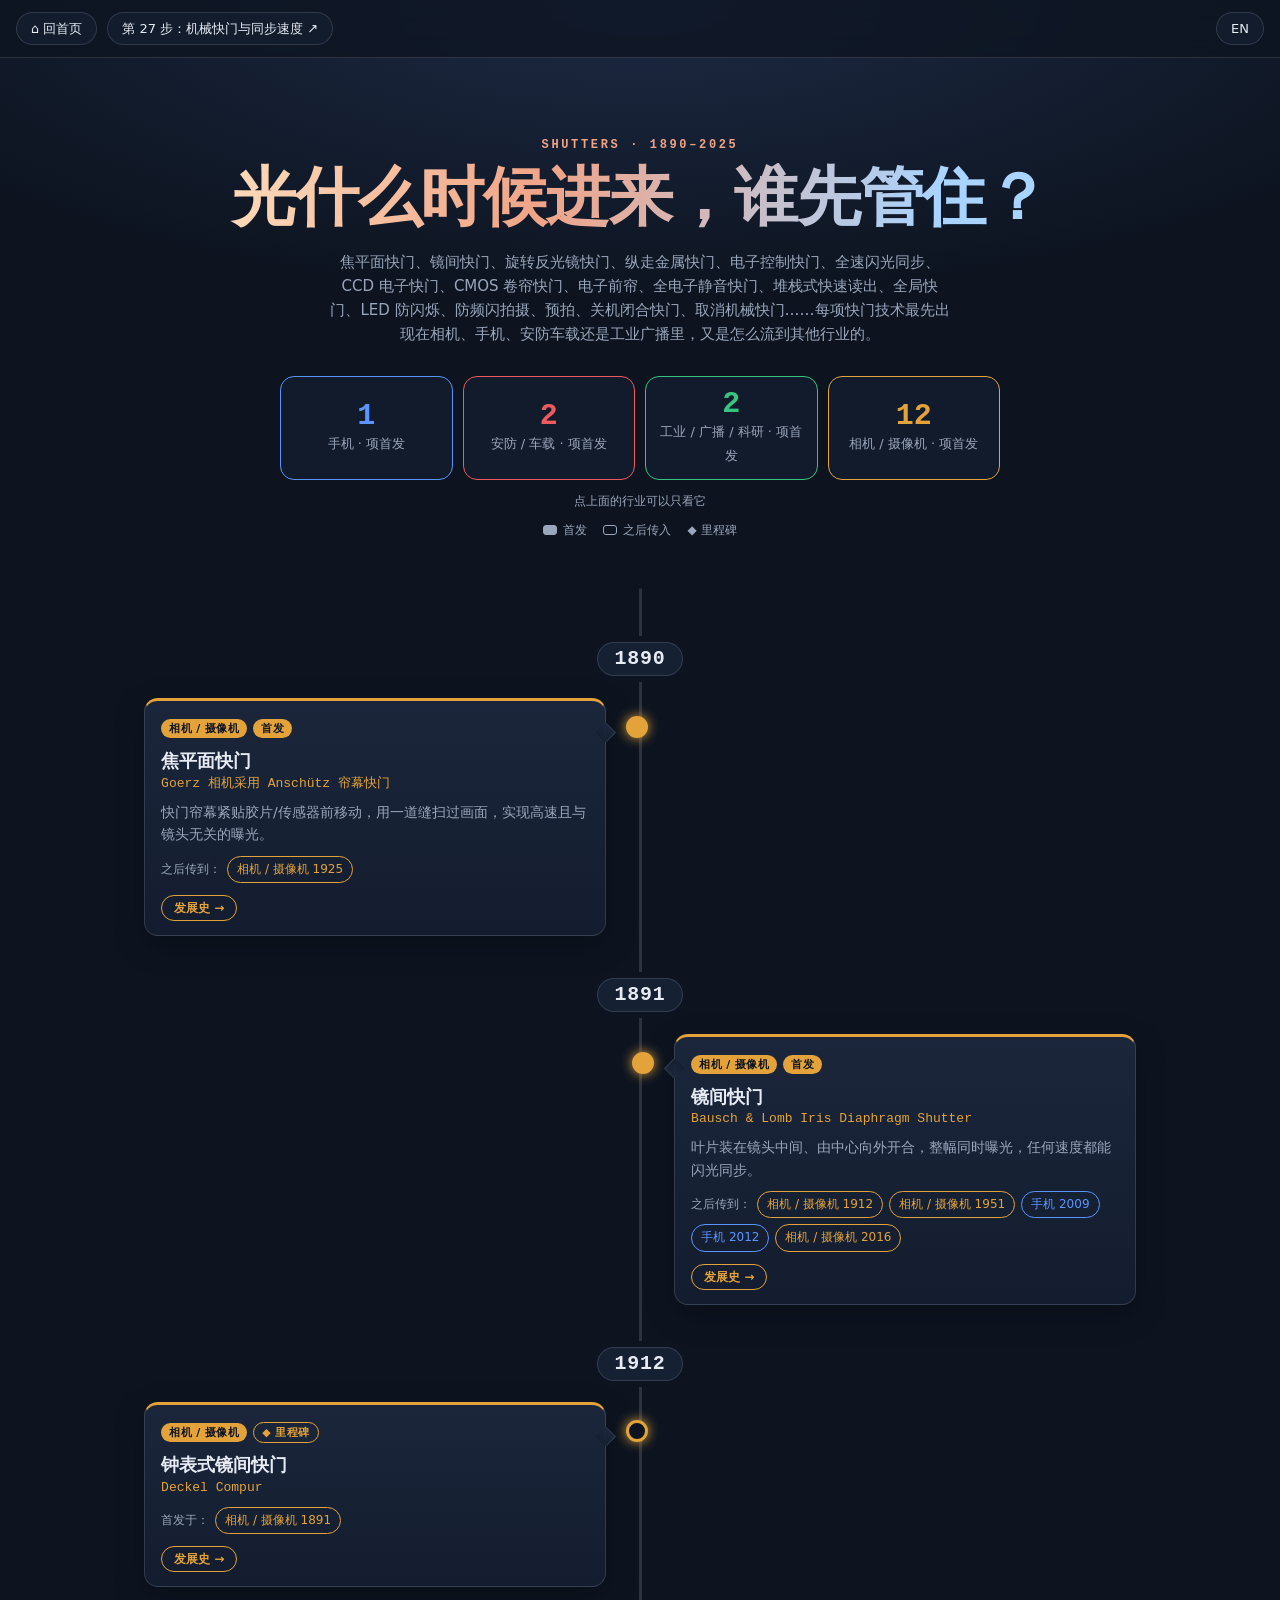
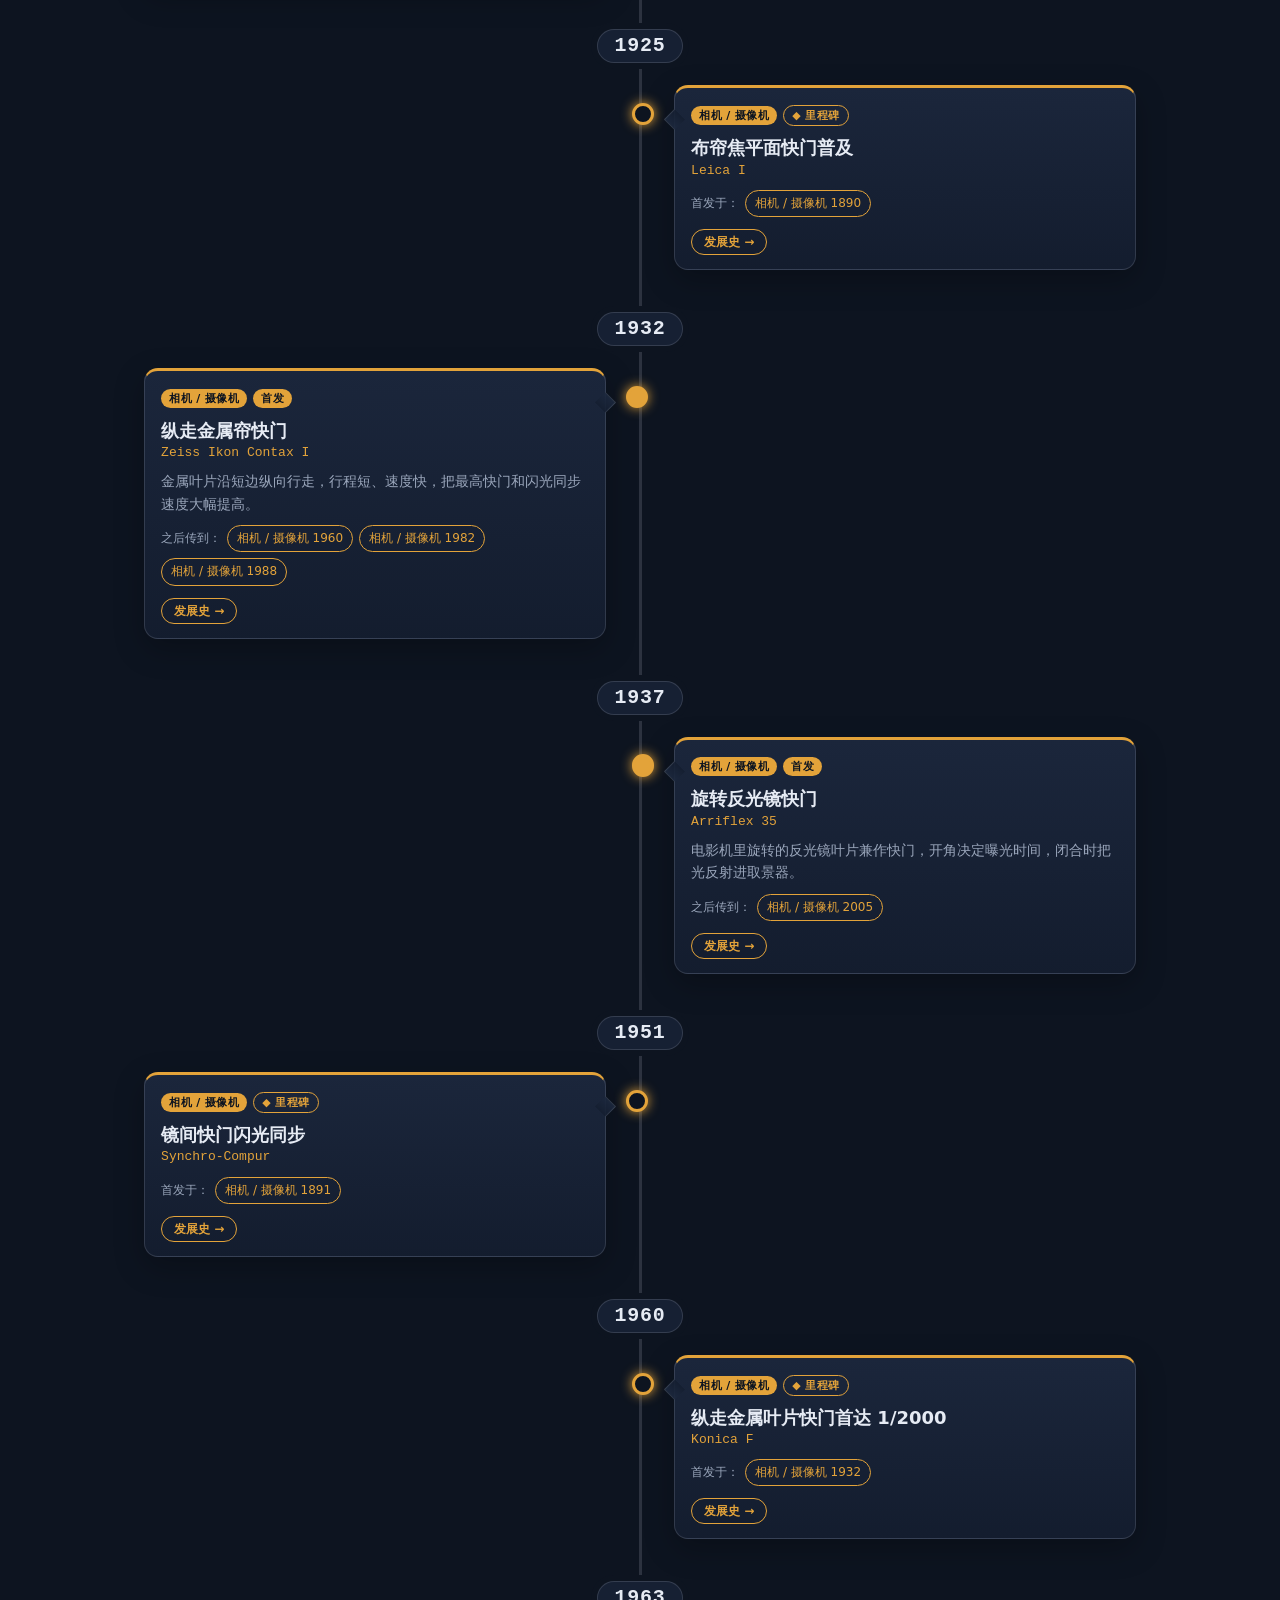
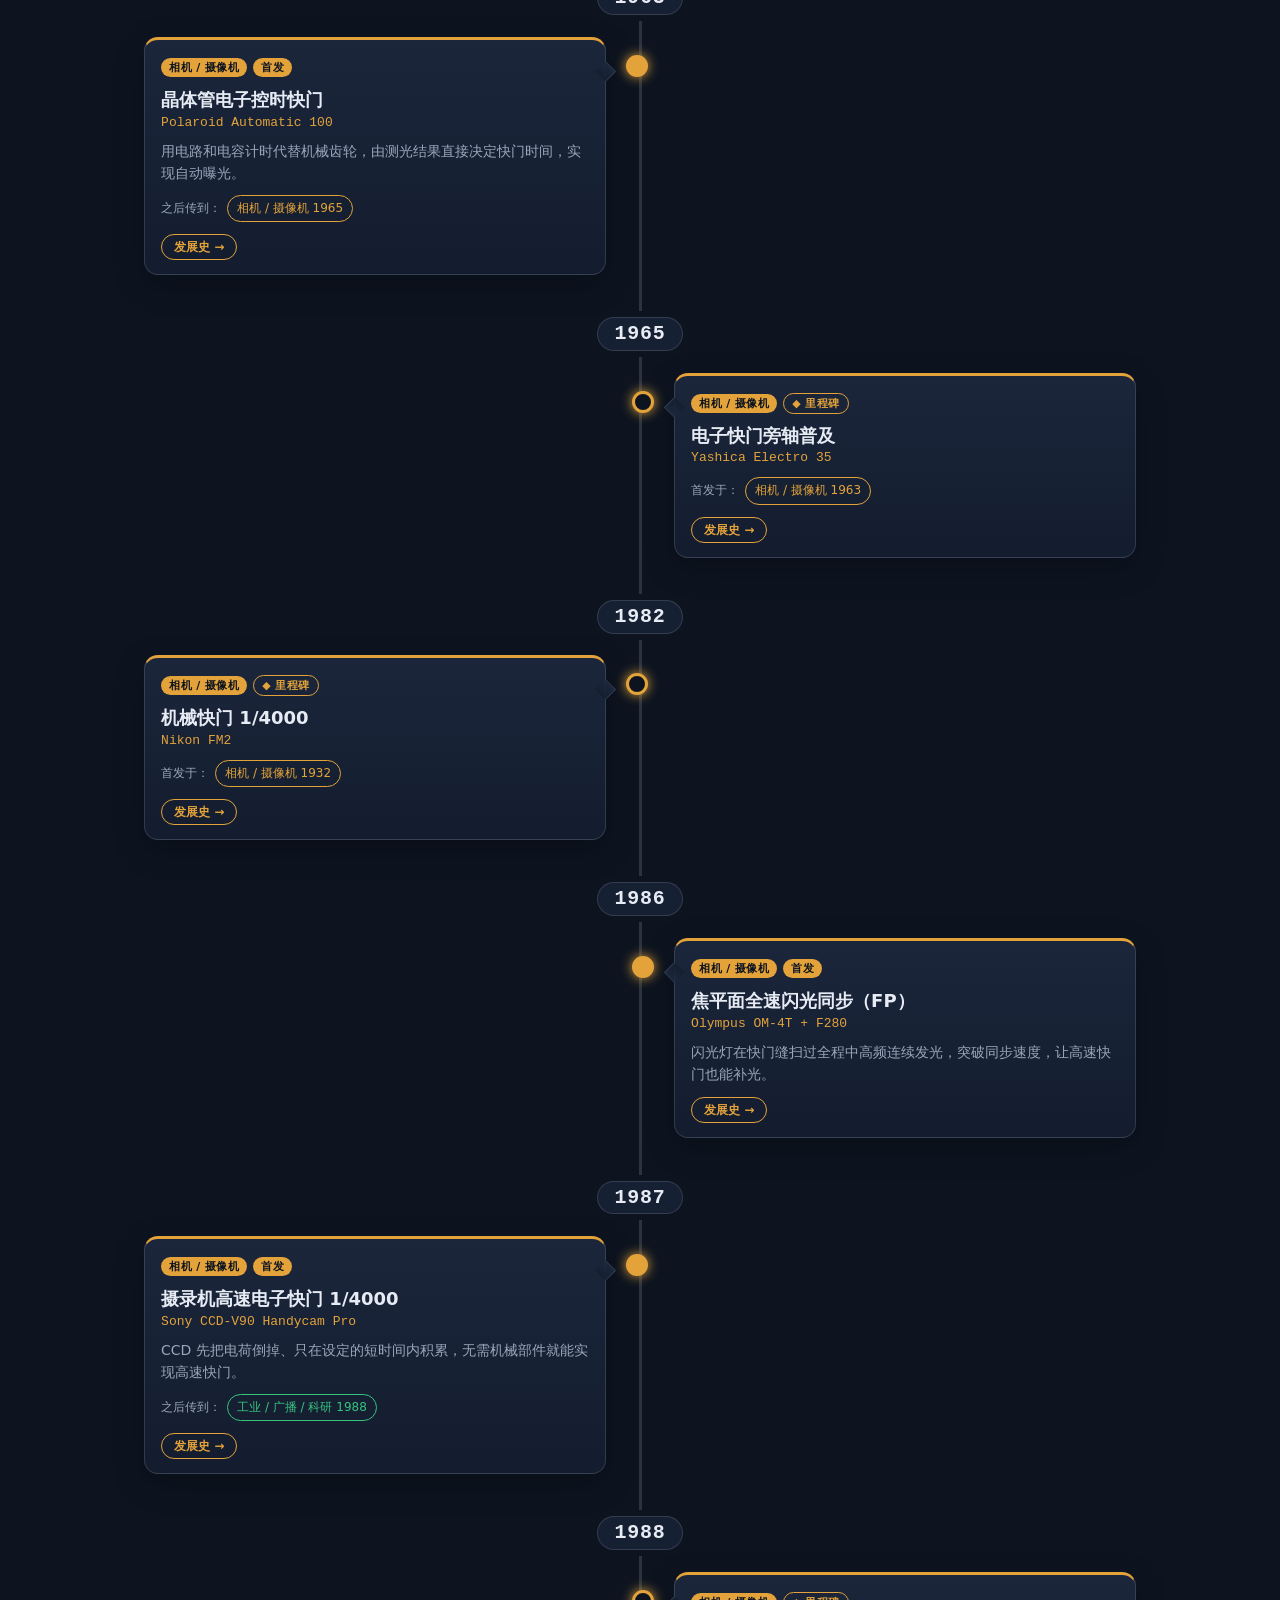
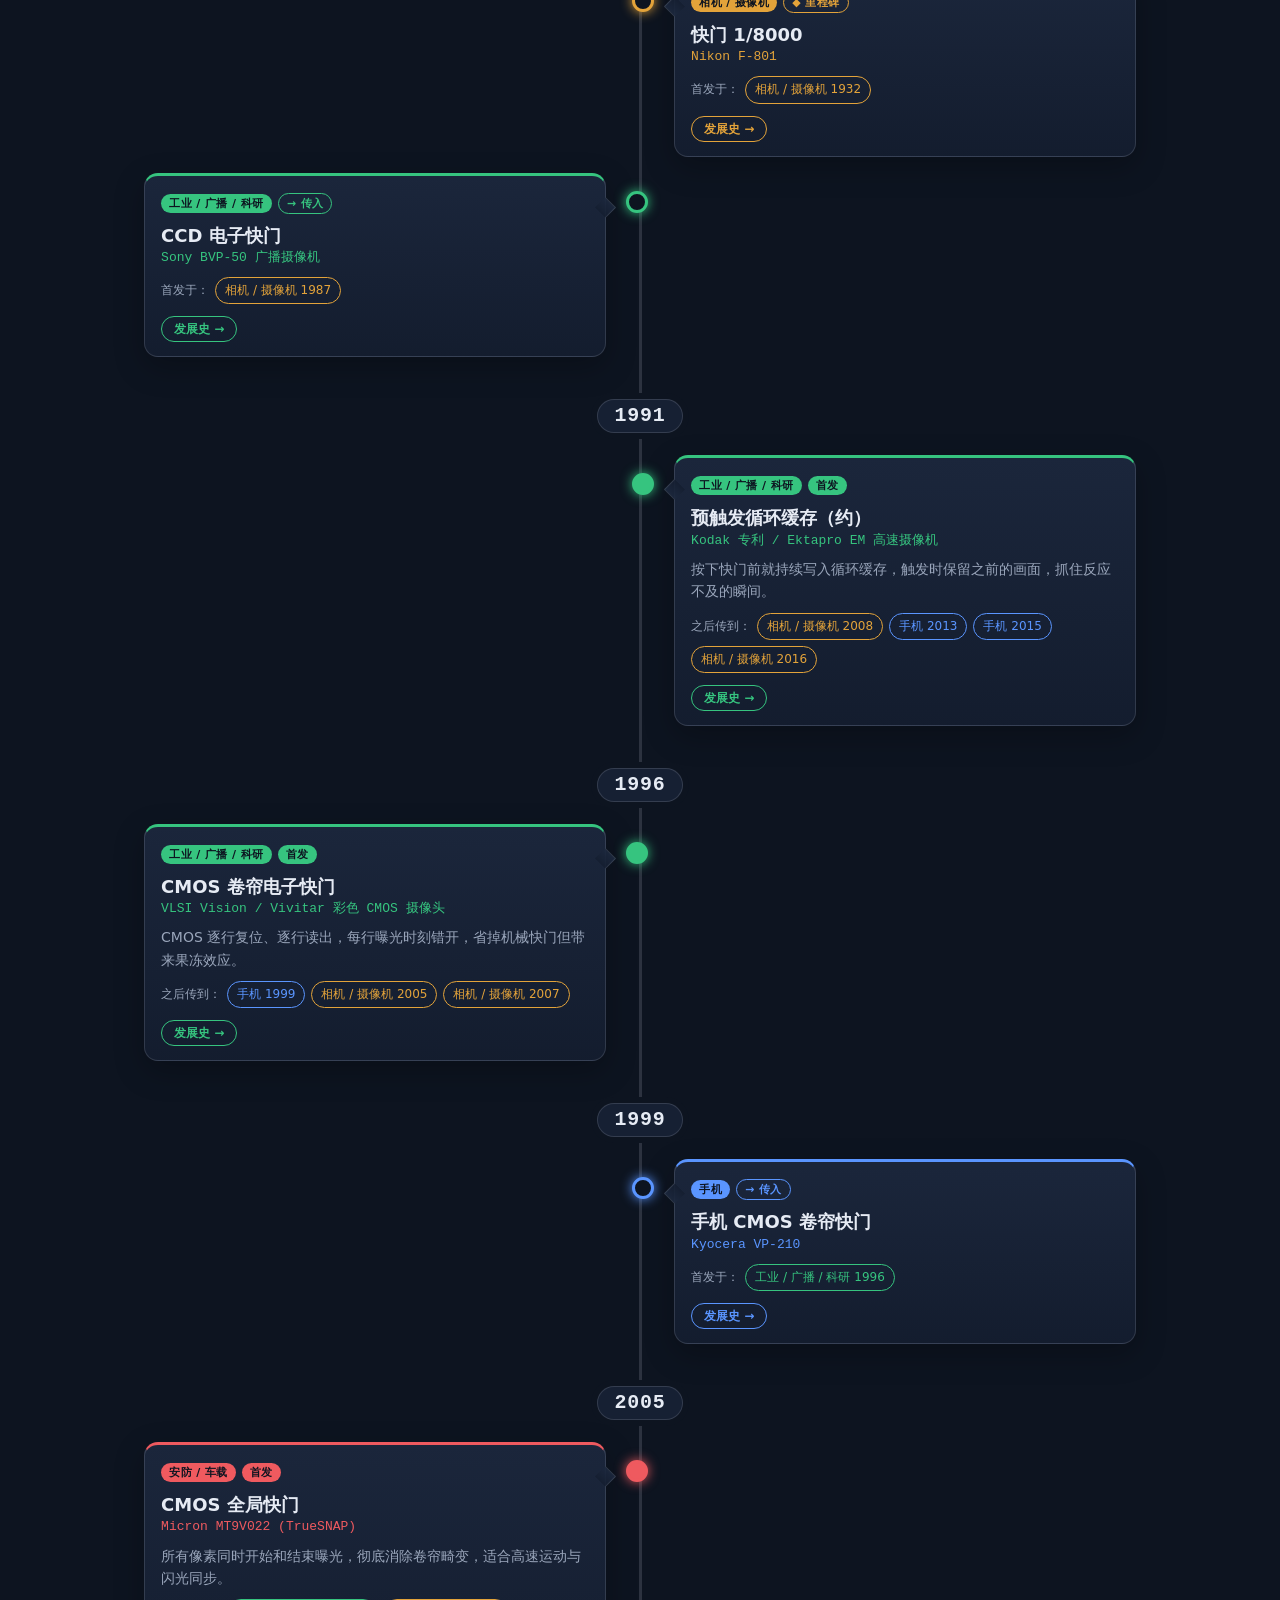
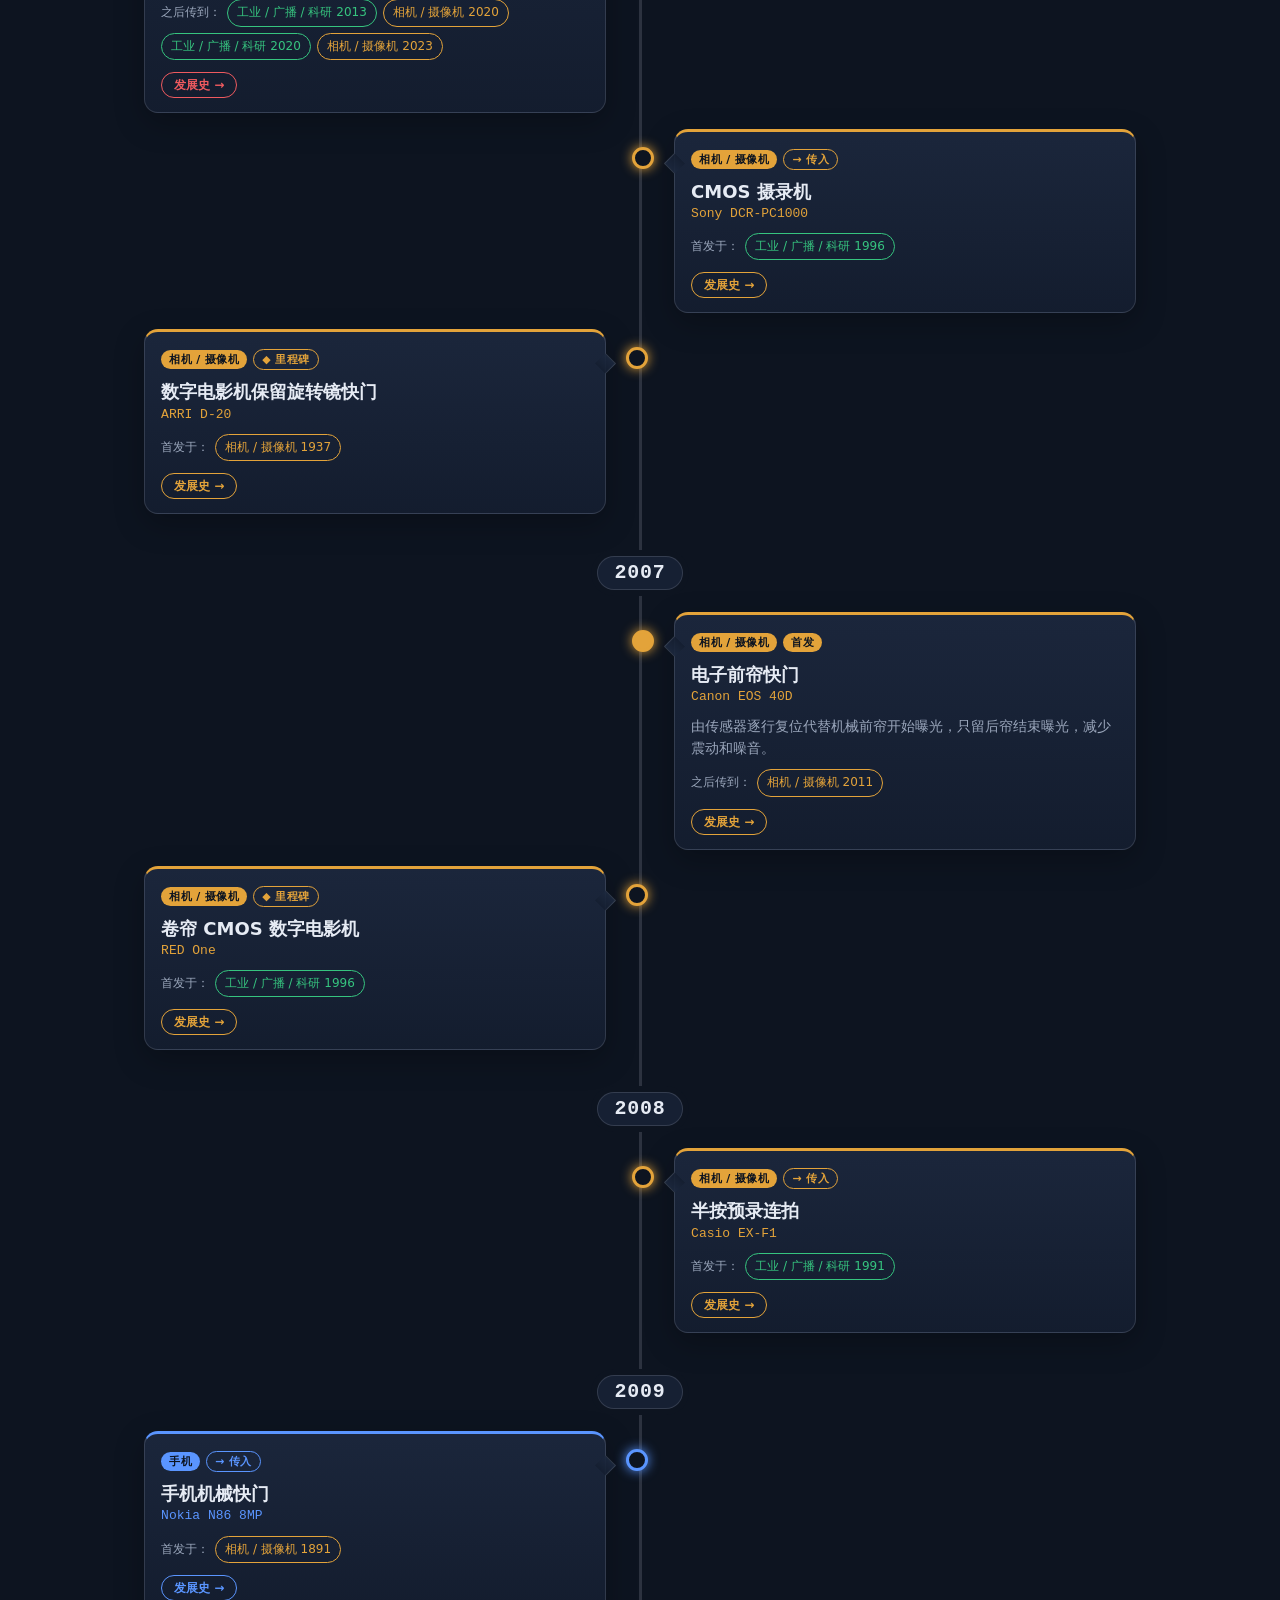
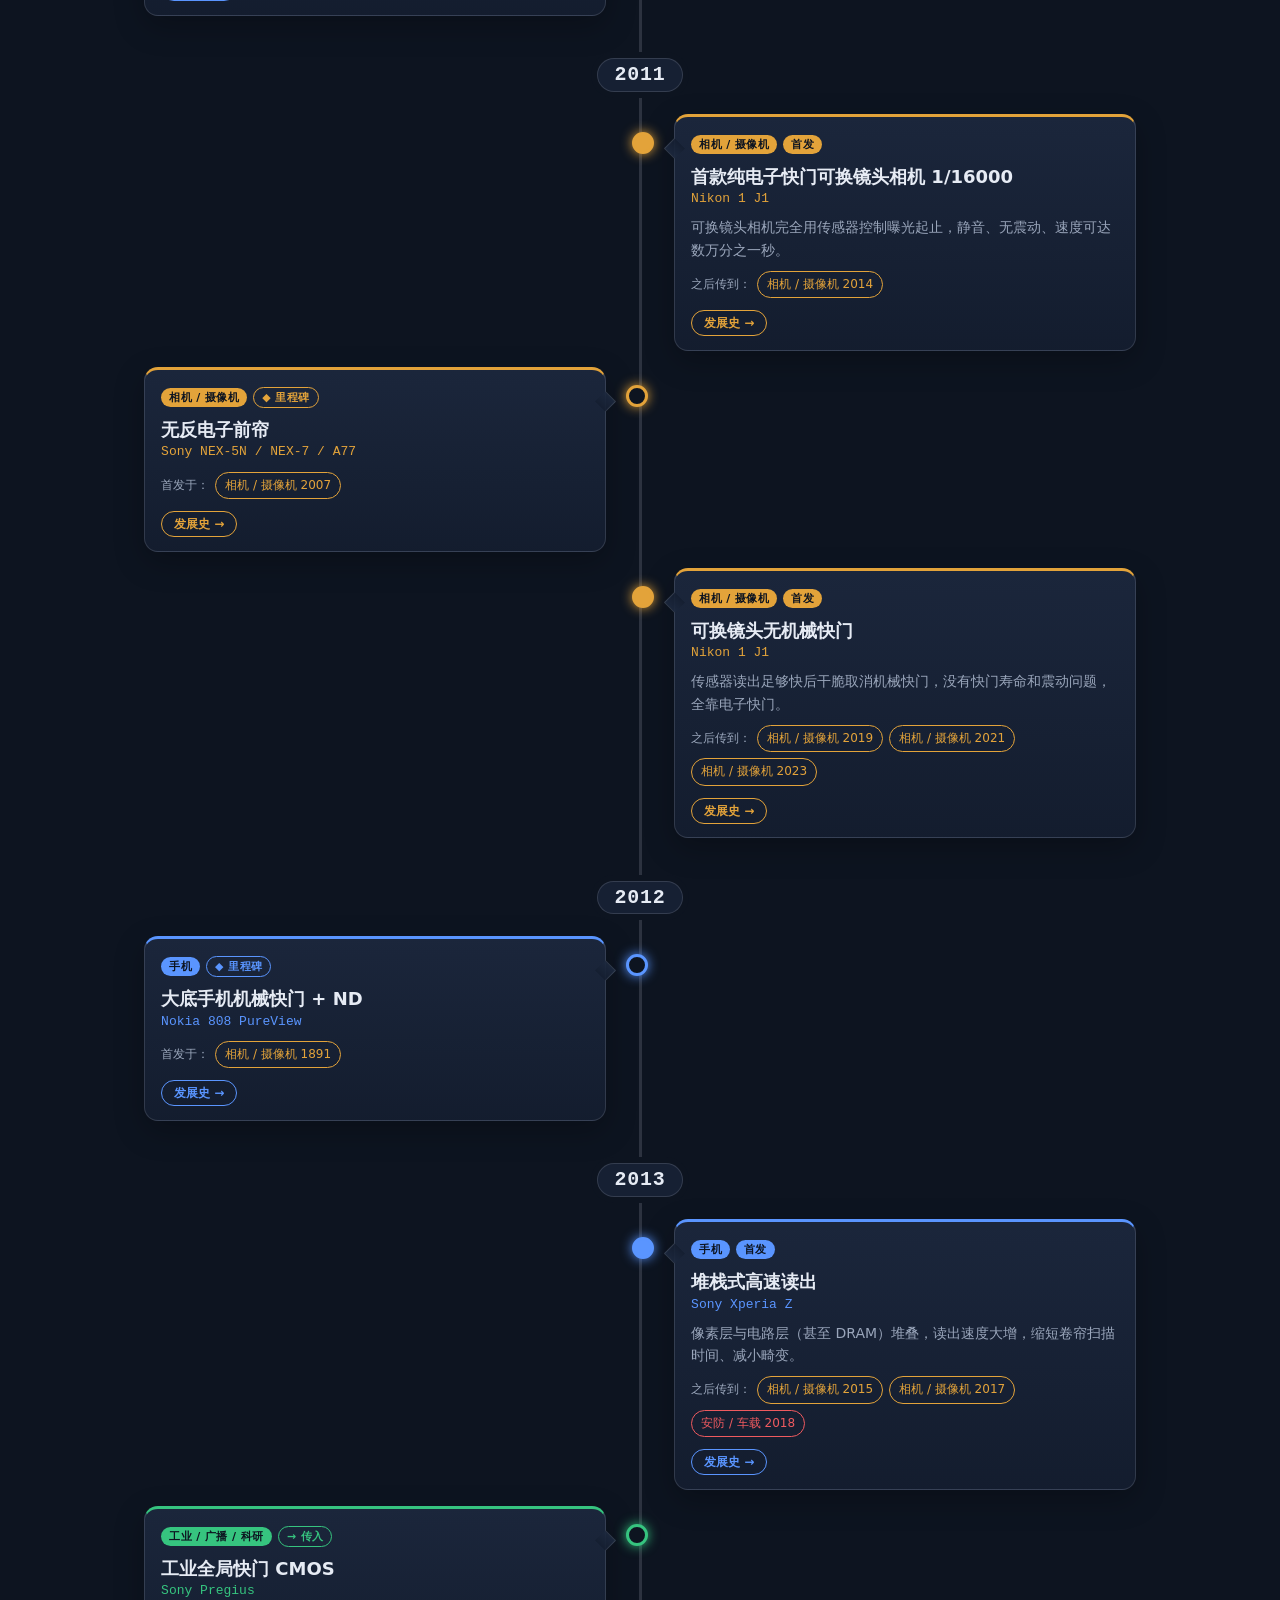
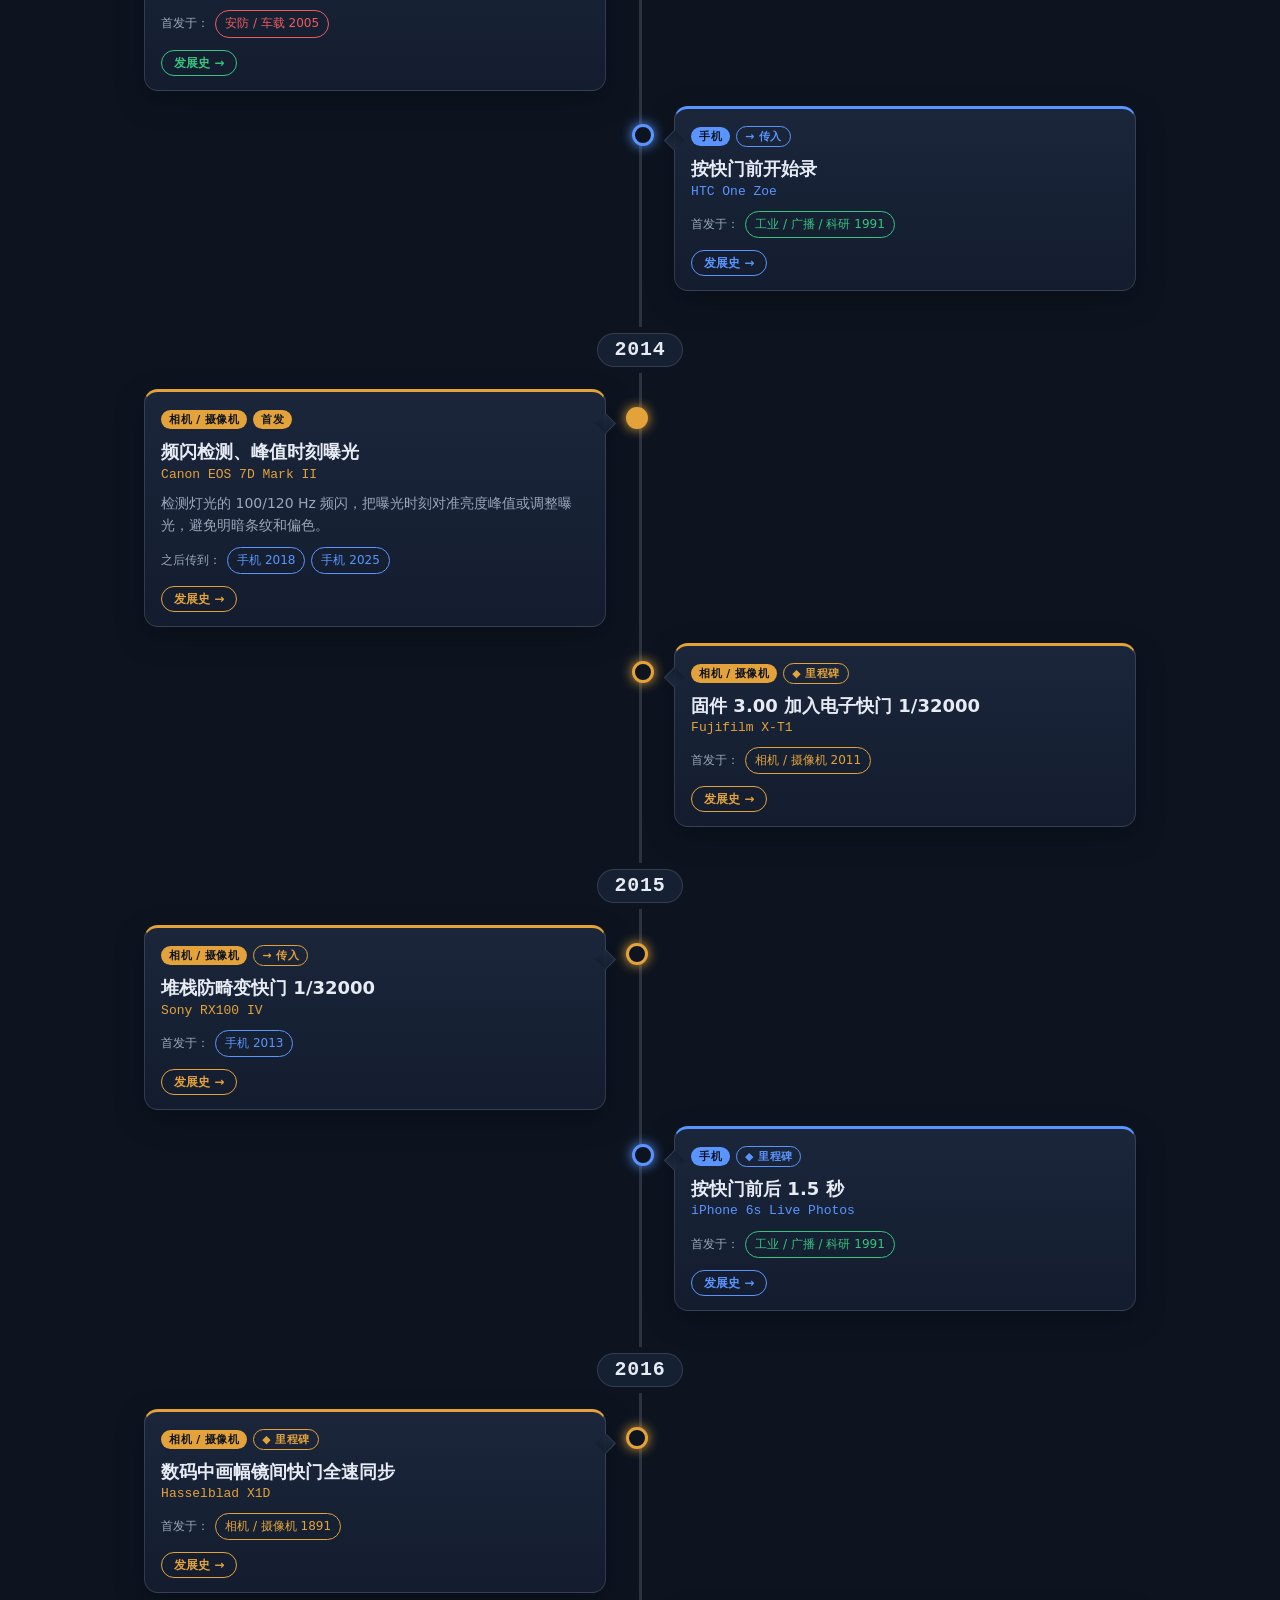
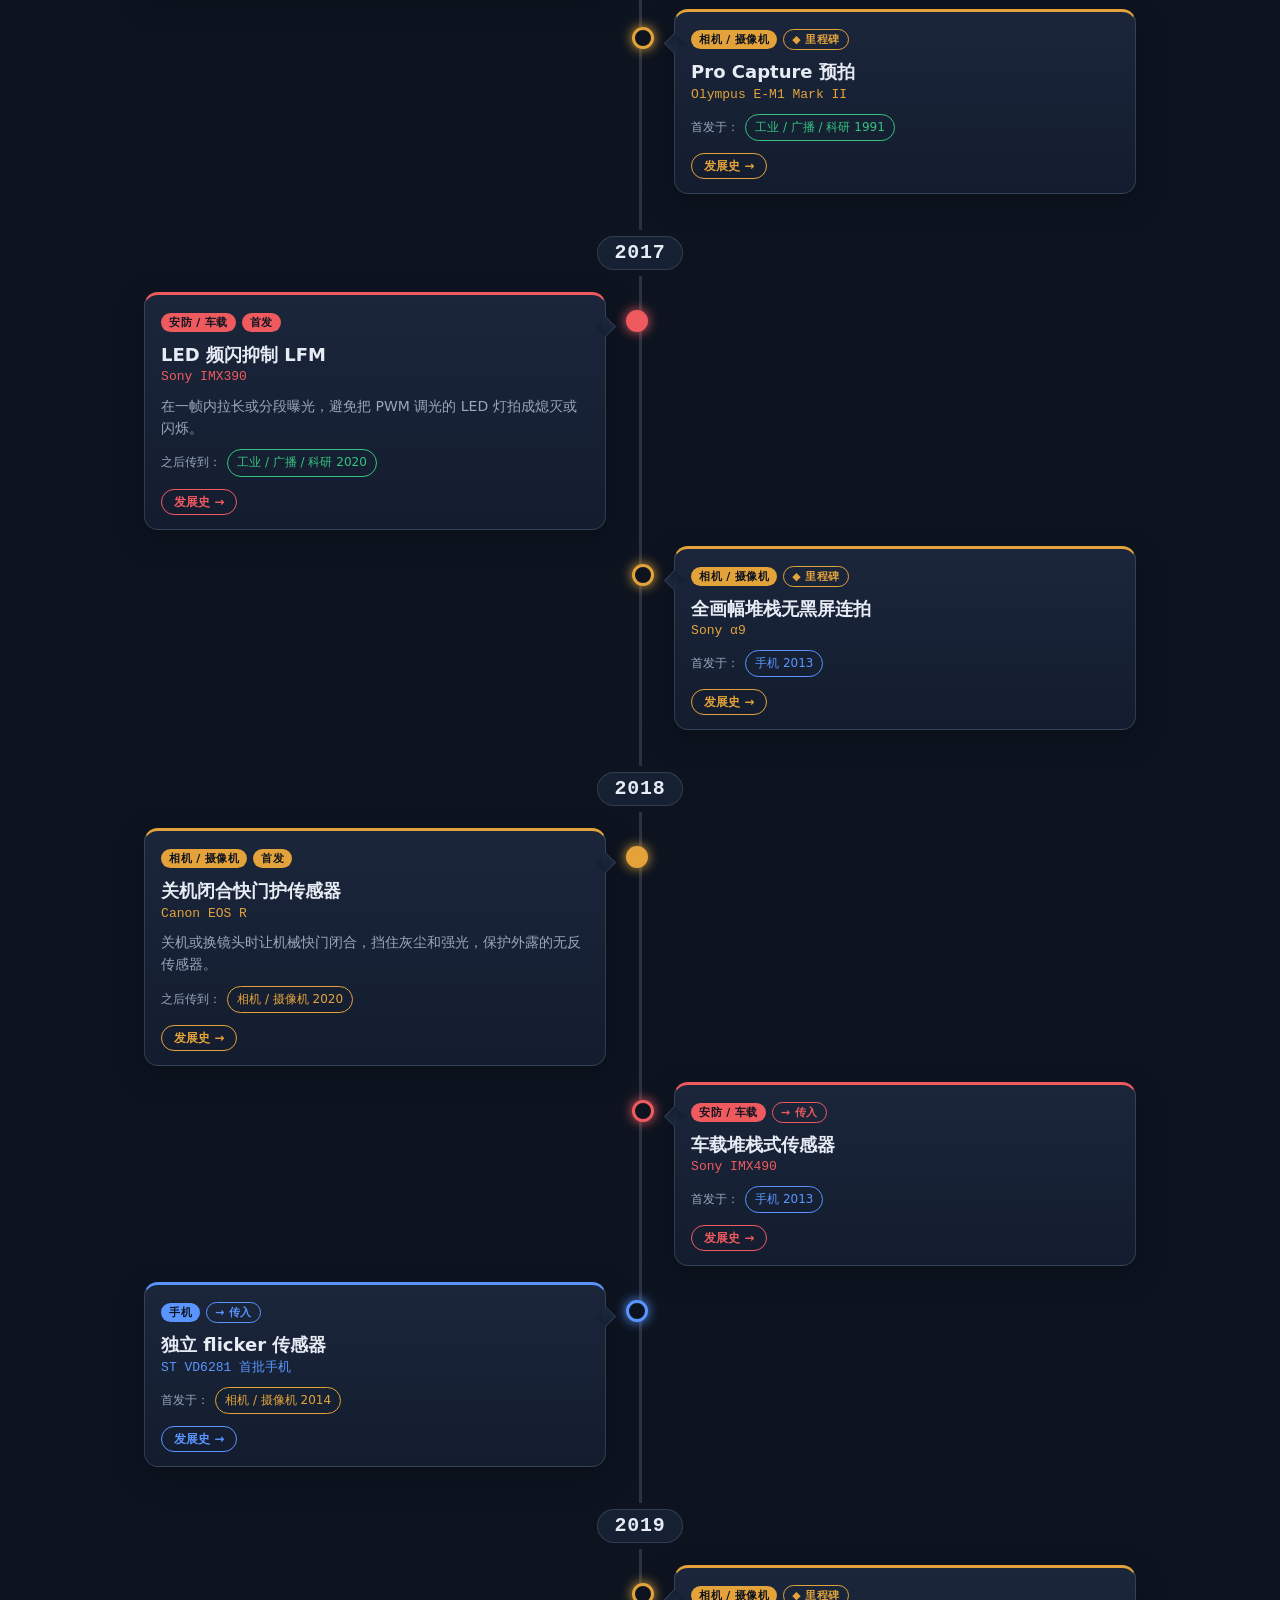
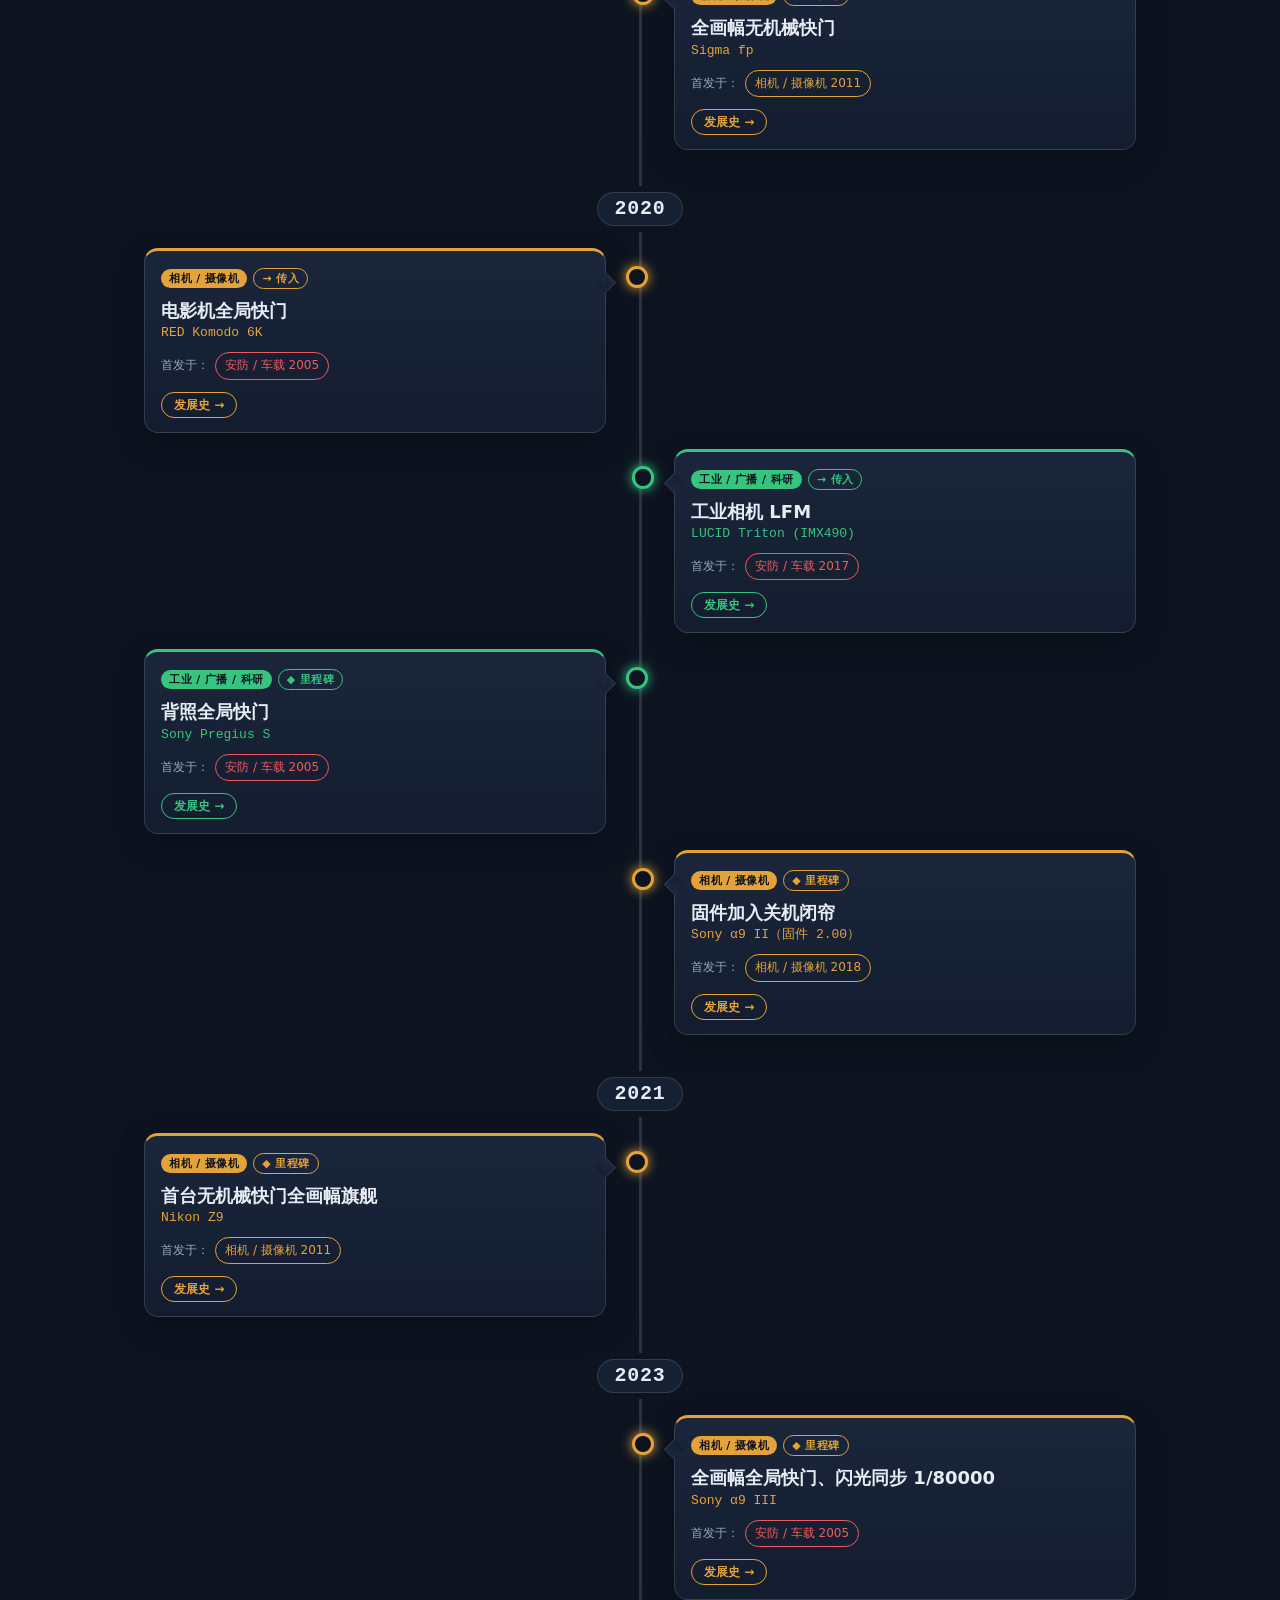
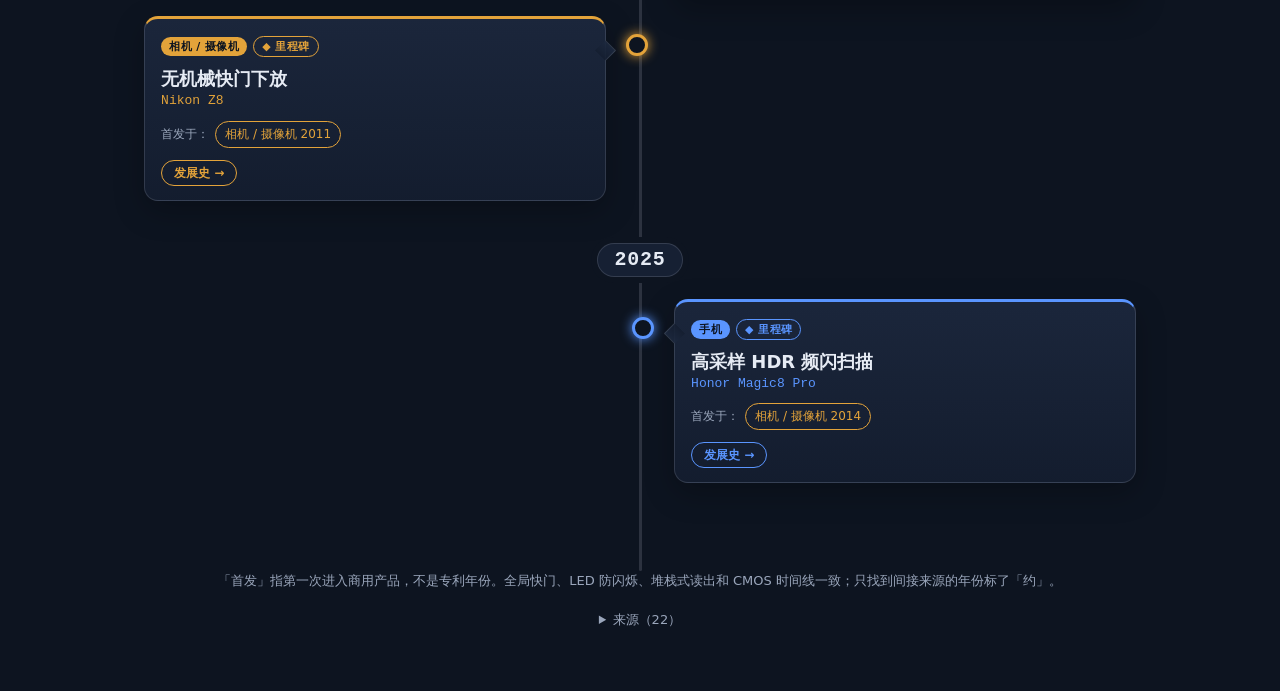
<file: shutter-timeline.html>
<!doctype html>
<html lang="zh-CN">
<head>
<meta charset="utf-8">
<meta name="viewport" content="width=device-width, initial-scale=1, viewport-fit=cover">
<title>快门技术时间线 · PhotonFall</title>
<meta name="description" content="快门的每项关键技术：镜间快门、焦平面快门、电子控制快门、闪光高速同步、电子快门、卷帘与全局快门、电子前帘、静音快门、防闪烁、LED 防闪烁、预拍……最先用在相机、手机、安防车载还是工业？">
<style>
:root{--bg:#0d1420;--bg2:#162033;--ink:#e6ebf4;--dim:#9aa6bb;--line:rgba(230,235,244,.14);
  --phone:#5a95ff;--auto:#ef5a5f;--ind:#36c47f;--cam:#e3a33a;--accent:#f0a487;
  --sans:-apple-system,BlinkMacSystemFont,"PingFang SC","Hiragino Sans GB","Microsoft YaHei","Noto Sans SC",system-ui,sans-serif;
  --serif:"Songti SC","Noto Serif SC",Georgia,serif;--mono:ui-monospace,"SF Mono",Menlo,Consolas,monospace}
*{box-sizing:border-box}
html{font-size:clamp(15px,.55vw + 7px,32px)}
html{scroll-behavior:smooth}
body{margin:0;font-size:1rem;background:radial-gradient(120% 60% at 50% 0%,#1d2a44 0%,var(--bg) 55%) fixed,var(--bg);color:var(--ink);font:1rem/1.6 var(--sans);overflow-x:hidden}
a{color:inherit}
#bar{position:fixed;z-index:20;top:0;left:0;height:3px;width:0;background:linear-gradient(90deg,var(--phone),var(--auto),var(--ind),var(--cam))}
header{position:sticky;top:0;z-index:10;display:flex;align-items:center;gap:0.667rem;padding:0.8rem 1.07rem;background:rgba(13,20,32,.72);backdrop-filter:blur(0.667rem);-webkit-backdrop-filter:blur(0.667rem);border-bottom:1px solid var(--line)}
header a,header button{border:1px solid var(--line);border-radius:66.6rem;background:rgba(22,32,51,.7);color:var(--ink);font:500 0.867rem/1 var(--sans);padding:0.6rem 0.933rem;text-decoration:none;cursor:pointer}
header a:hover,header button:hover{border-color:var(--accent)}
header .sp{flex:1}
.hero{max-width:80vw;margin:0 auto;padding:clamp(2.67rem,9vh,6.4rem) 1.07rem 1.6rem;text-align:center}
.eye{margin:0 0 0.8rem;font:600 0.8rem/1 var(--mono);letter-spacing:.22em;text-transform:uppercase;color:var(--accent)}
h1{margin:0;font:800 clamp(2.27rem,5vw,7rem)/1.08 var(--sans);letter-spacing:-.02em;background:linear-gradient(100deg,#ffe9c7,#f0a487 40%,#a9d4ff 80%);-webkit-background-clip:text;background-clip:text;color:transparent}
.sub{max-width:41.3rem;margin:1.2rem auto 0;color:var(--dim)}
.stats{display:grid;grid-template-columns:repeat(4,minmax(0,1fr));gap:0.667rem;max-width:48rem;margin:2rem auto 0;padding:0;list-style:none}
.stats li{display:flex}
@media (max-width:560px){.stats{grid-template-columns:repeat(2,minmax(0,1fr))}}
.stats button{width:100%;border:1.5px solid var(--c);border-radius:0.933rem;background:rgba(22,32,51,.6);color:var(--ink);padding:0.8rem 0.933rem;cursor:pointer;font:inherit;transition:opacity .2s,transform .2s,background .2s}
.stats button:hover{transform:translateY(-2px)}
.stats button[aria-pressed=false]{opacity:.35}
.stats b{display:block;font:800 2rem/1 var(--mono);color:var(--c)}
.stats span{font-size:0.867rem;color:var(--dim)}
.hint{margin:0.8rem 0 0;font-size:0.8rem;color:var(--dim)}
.legend{display:flex;justify-content:center;gap:1.07rem;margin:0.667rem 0 0;font-size:0.8rem;color:var(--dim)}
.legend i{display:inline-block;width:0.933rem;height:0.667rem;border-radius:3px;margin-right:0.4rem;vertical-align:-1px;border:1.5px solid var(--dim)}
.legend .solid i{background:var(--dim)}

/* 时间线主体 */
.tl{position:relative;max-width:80vw;margin:1.6rem auto 0;padding:1.33rem 1.07rem 5.33rem;list-style:none}
.tl::before,.tl .fill{content:"";position:absolute;top:0;left:50%;width:3px;margin-left:-1.5px;border-radius:3px}
.tl::before{bottom:0;background:var(--line)}
.tl .fill{height:0;background:linear-gradient(180deg,var(--cam),var(--auto),var(--ind),var(--phone));box-shadow:0 0 0.933rem rgba(240,164,135,.5)}
.yr{position:relative;display:flex;justify-content:center;margin:2.27rem 0 0.933rem}
.yr span{position:relative;z-index:1;padding:0.4rem 1.07rem;border-radius:66.6rem;background:var(--bg2);border:1px solid var(--line);font:800 1.33rem/1 var(--mono);letter-spacing:.04em;box-shadow:0 0 0 0.4rem var(--bg)}
.it{position:relative;width:50%;padding:0.533rem 2.27rem 0.533rem 0}
.it.r{margin-left:50%;padding:0.533rem 0 0.533rem 2.27rem}
.it::after{content:"";position:absolute;top:1.73rem;right:-.533rem;width:1.07rem;height:1.07rem;border-radius:50%;background:var(--bg);border:3px solid var(--c);box-shadow:0 0 0.8rem var(--c)}
.it.r::after{right:auto;left:-.533rem}
.it.first::after{background:var(--c)}
.card{position:relative;padding:0.933rem 1.07rem;border-radius:0.933rem;background:linear-gradient(180deg,rgba(28,40,62,.92),rgba(20,30,48,.92));border:1px solid var(--line);border-top:3px solid var(--c);box-shadow:0 0.667rem 2rem rgba(0,0,0,.25);
  opacity:0;transform:translateY(1.6rem) scale(.98);transition:opacity .6s ease,transform .6s ease}
.it.in .card{opacity:1;transform:none}
.card::before{content:"";position:absolute;top:1.6rem;right:-.533rem;width:0.933rem;height:0.933rem;background:inherit;border-right:1px solid var(--line);border-top:1px solid var(--line);transform:rotate(45deg)}
.it.r .card::before{right:auto;left:-.533rem;transform:rotate(-135deg)}
.tag{display:inline-flex;gap:0.4rem;align-items:center;font:600 0.733rem/1 var(--sans);letter-spacing:.04em}
.tag em{font-style:normal;padding:0.267rem 0.533rem;border-radius:66.6rem;background:var(--c);color:#0d1420}
.tag .flw{background:transparent;border:1px solid var(--c);color:var(--c)}
.card h3{margin:0.667rem 0 2px;font:700 1.2rem/1.3 var(--sans)}
.card .prod{margin:0;font:500 0.867rem/1.4 var(--mono);color:var(--c)}
.card p.d{margin:0.533rem 0 0;font-size:0.933rem;color:var(--dim)}
.card .to{display:flex;flex-wrap:wrap;gap:0.4rem;margin:0.667rem 0 0;font-size:0.8rem;color:var(--dim);align-items:center}
.card .to a{padding:3px 0.6rem;border-radius:66.6rem;border:1px solid var(--cc);color:var(--cc);text-decoration:none}
.card .to a:hover{background:var(--cc);color:#0d1420}
.it.off{display:none}
.it.flash .card{box-shadow:0 0 0 2px var(--c),0 0.667rem 2rem rgba(0,0,0,.25)}
.refs{margin-top:1.2rem;text-align:left}.refs summary{cursor:pointer;text-align:center}.refs ol{columns:2 22rem;font-size:.8rem;line-height:1.5}.refs a{color:var(--dim)}
footer{max-width:80vw;margin:0 auto;padding:0 1.07rem 4rem;text-align:center;font-size:0.867rem;color:var(--dim)}

@media (max-width:720px){
  .hero,.tl,footer{max-width:none}
  .tl::before,.tl .fill{left:1.6rem}
  .it,.it.r{width:auto;margin-left:0;padding:0.533rem 0 0.533rem 3.47rem}
  .it::after,.it.r::after{left:1.07rem;right:auto}
  .card::before,.it.r .card::before{right:auto;left:-.533rem;transform:rotate(-135deg)}
  .yr{justify-content:flex-start}
  .yr span{margin-left:0}
}
@media (prefers-reduced-motion:reduce){html{scroll-behavior:auto}.card{transition:none;opacity:1;transform:none}}
</style>
</head>
<body data-tl="shutter">
<div id="bar" aria-hidden="true"></div>
<header>
  <a href="index.html#/" id="home">⌂ PhotonFall</a>
  <a href="index.html#/step/27" id="steplink"></a>
  <span class="sp"></span>
  <button type="button" id="lang"></button>
</header>
<section class="hero">
  <p class="eye" id="eyebrow">Shutters</p>
  <h1 id="h1"></h1>
  <p class="sub" id="sub"></p>
  <ul class="stats" id="stats"></ul>
  <p class="hint" id="hint"></p>
  <p class="legend" id="legend"></p>
</section>
<ol class="tl" id="tl"><li class="fill" aria-hidden="true"></li></ol>
<footer id="foot"></footer>

<script src="js/i18n.js"></script>
<script src="js/tl-core.js"></script>
<script src="js/shuttertl.js"></script>
<script src="js/tl-page.js"></script>
</body>
</html>
</file>
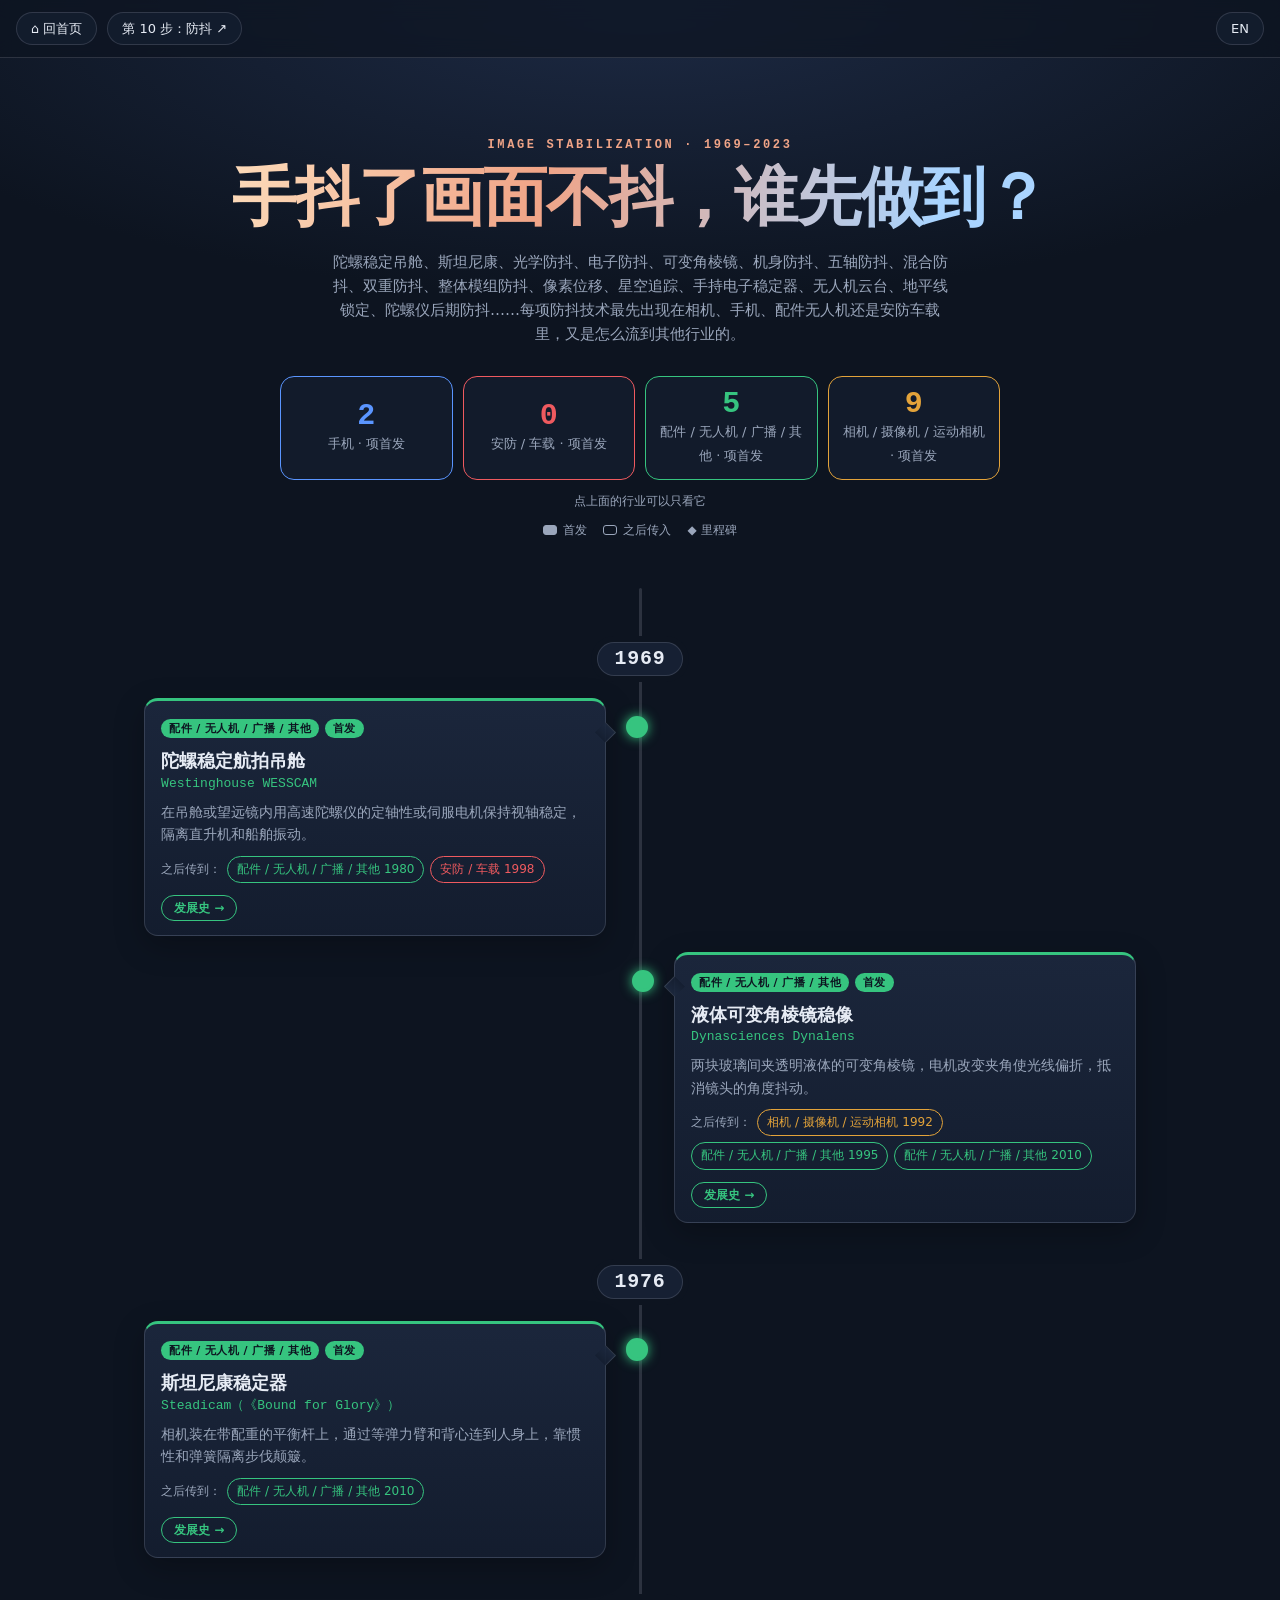
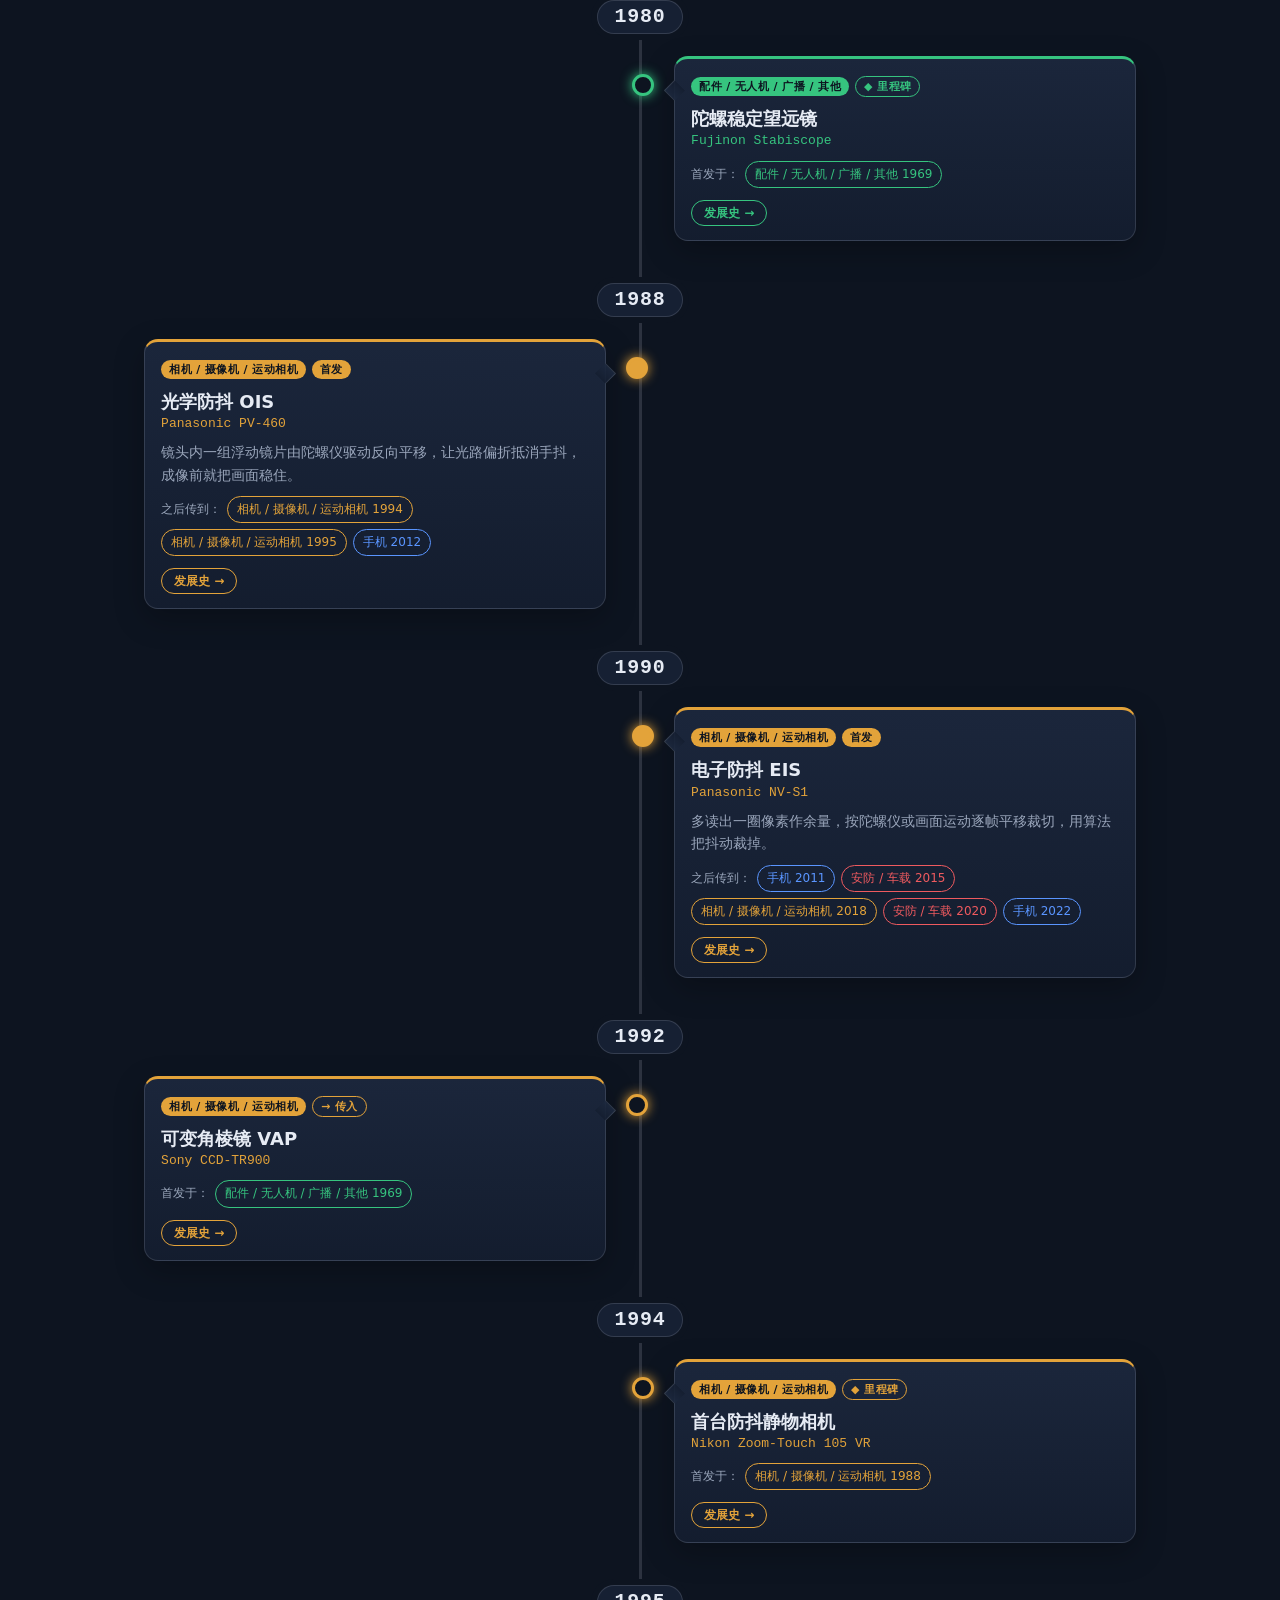
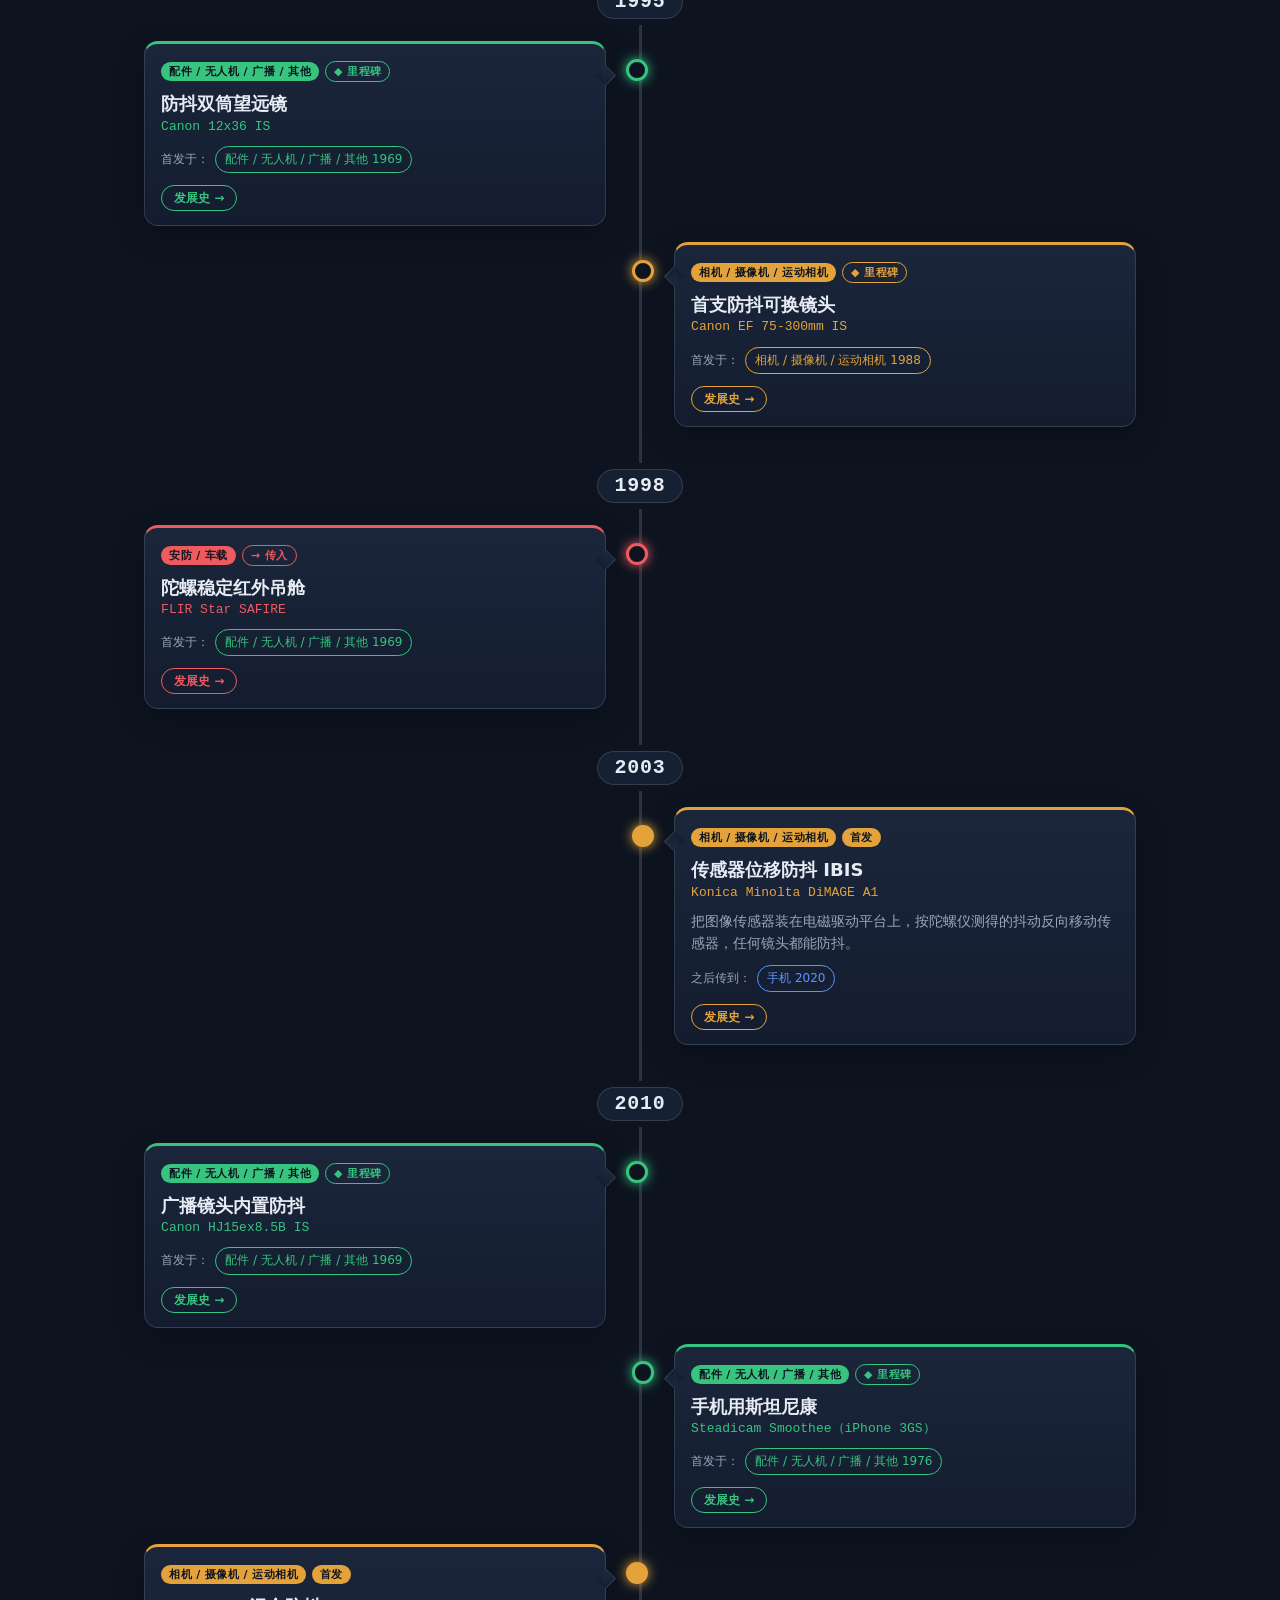
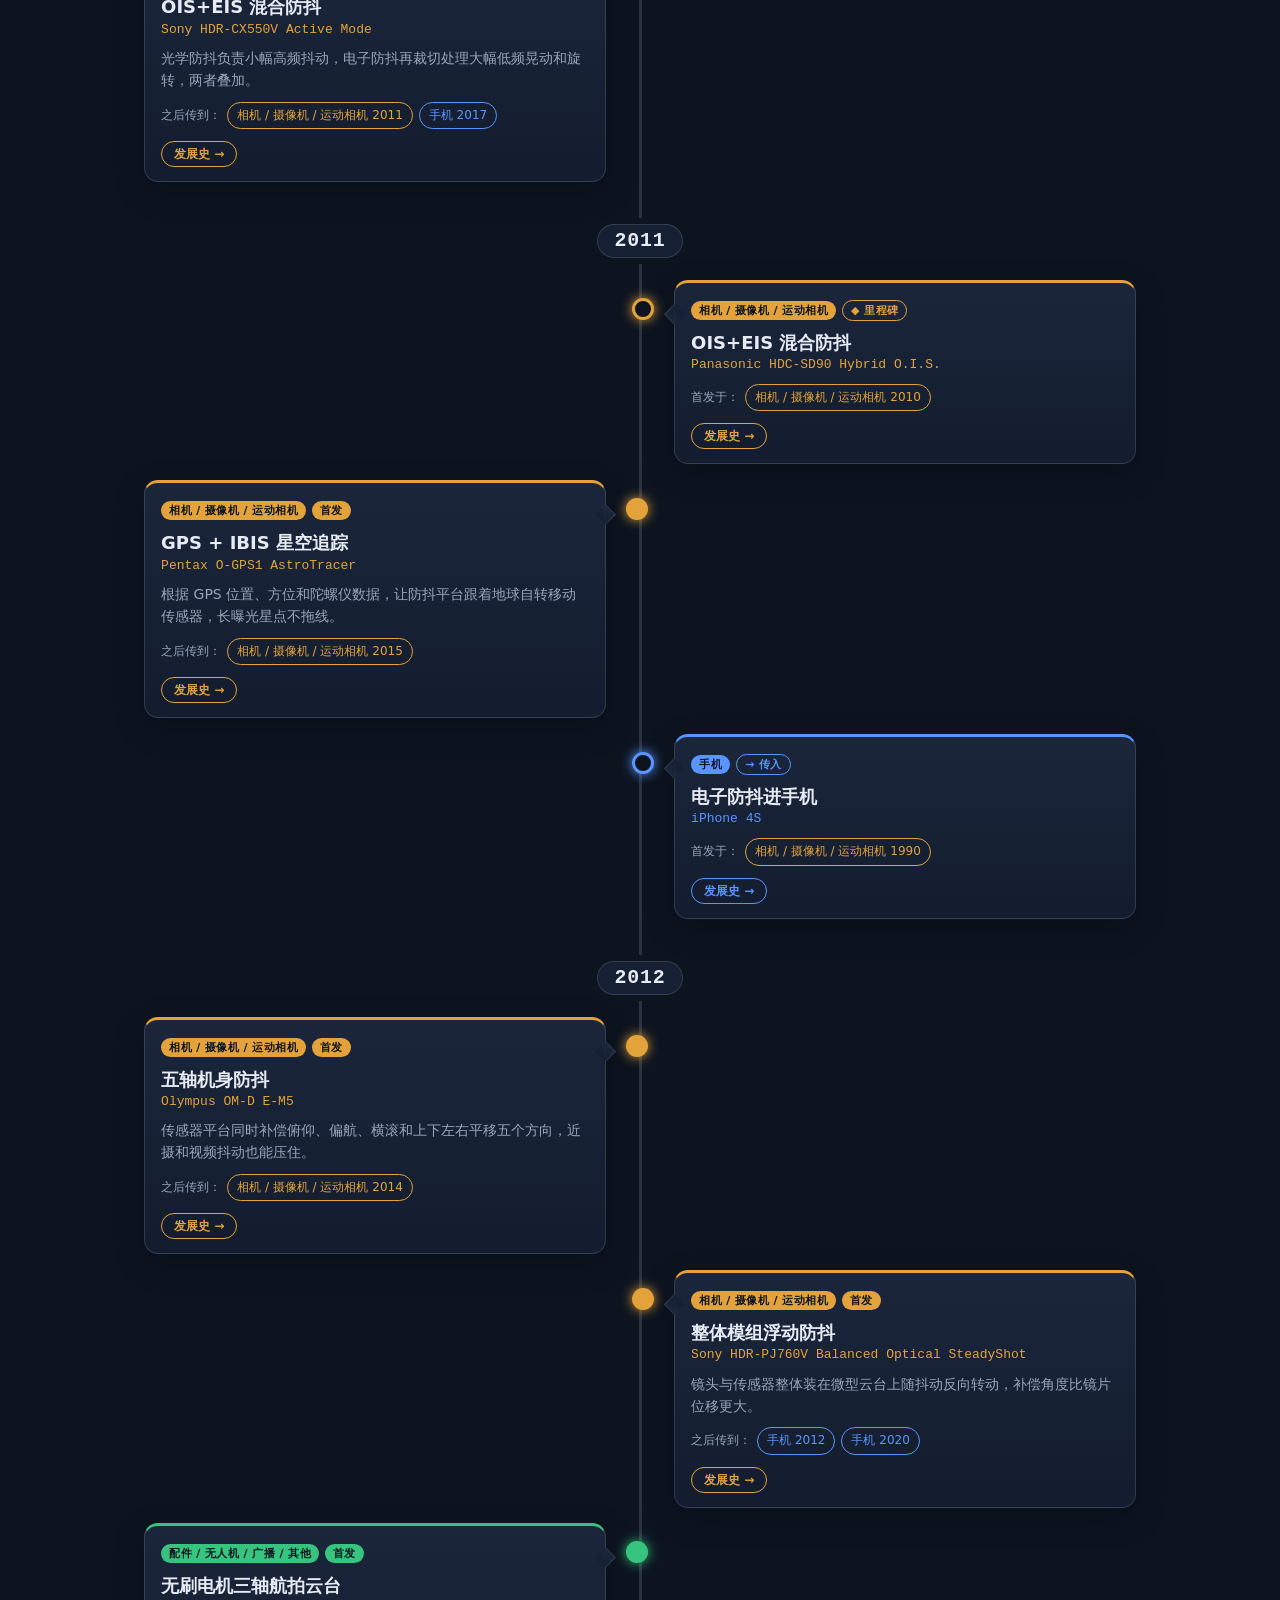
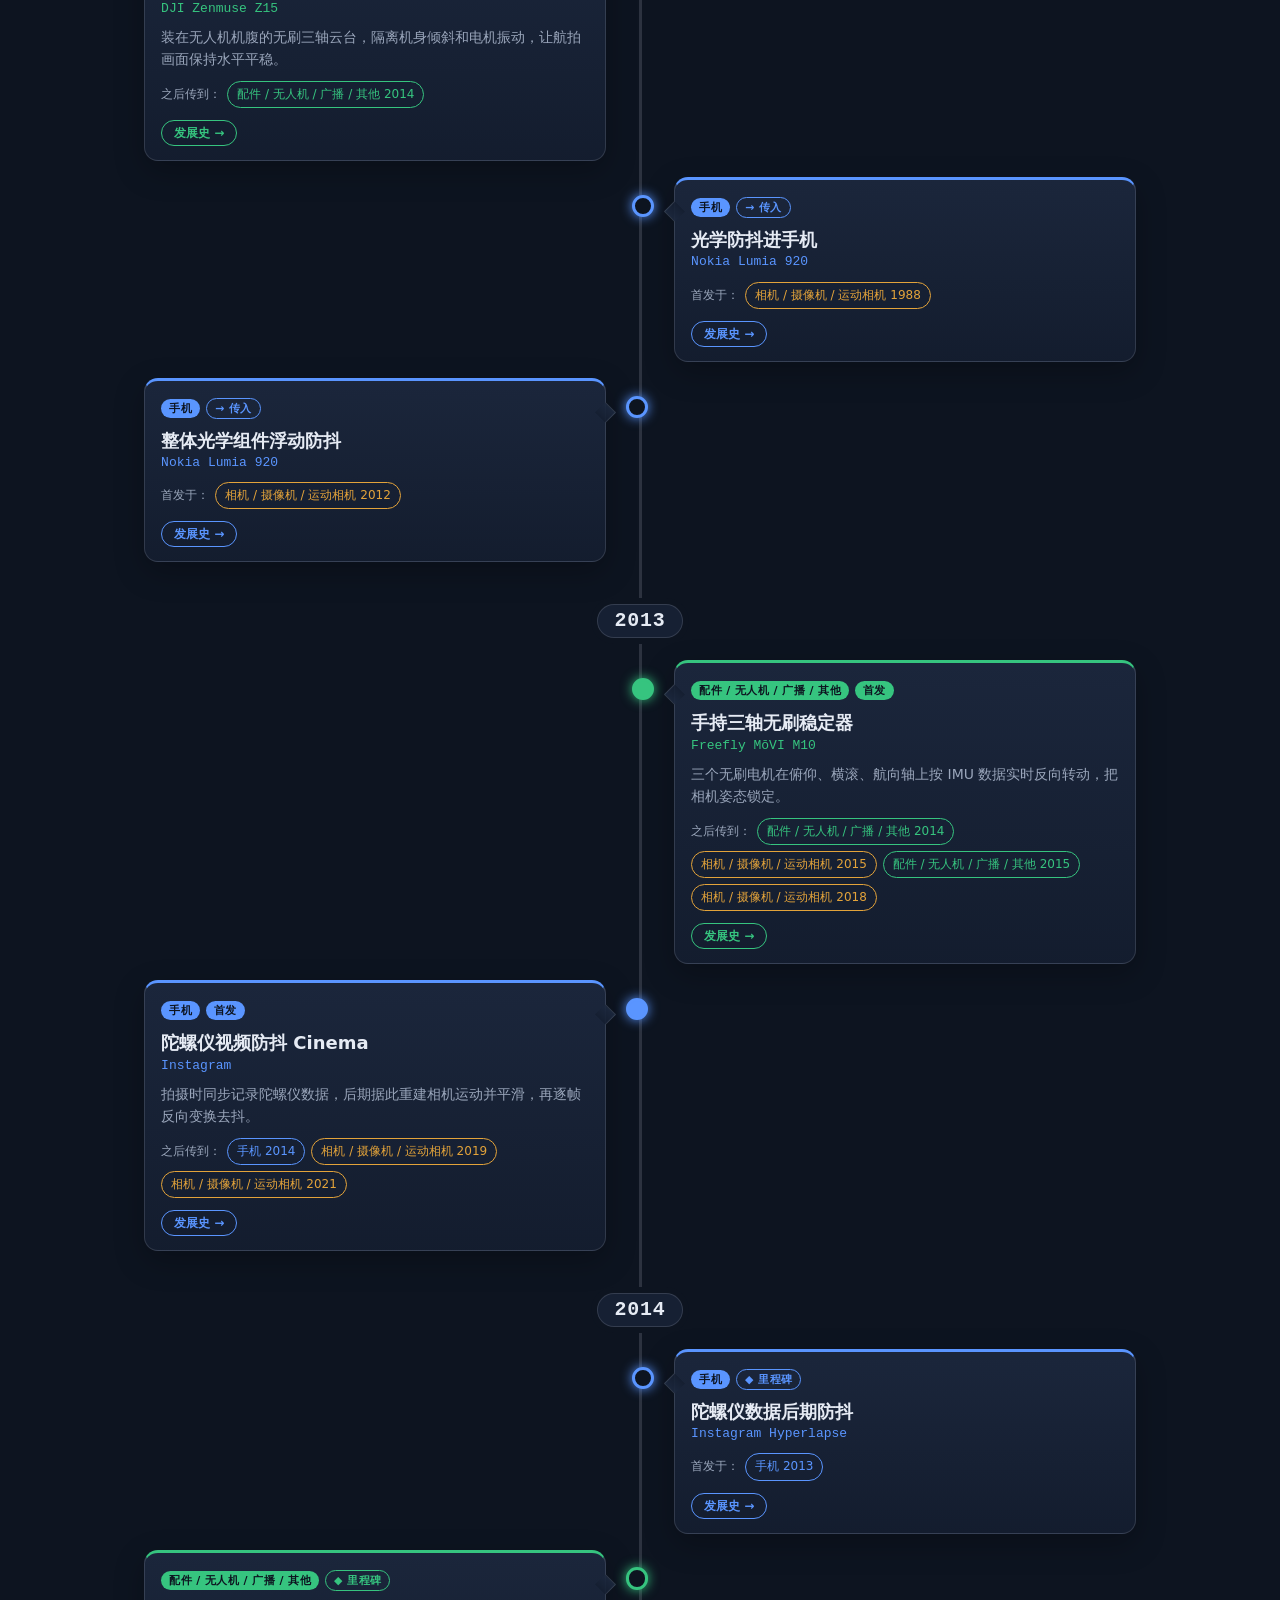
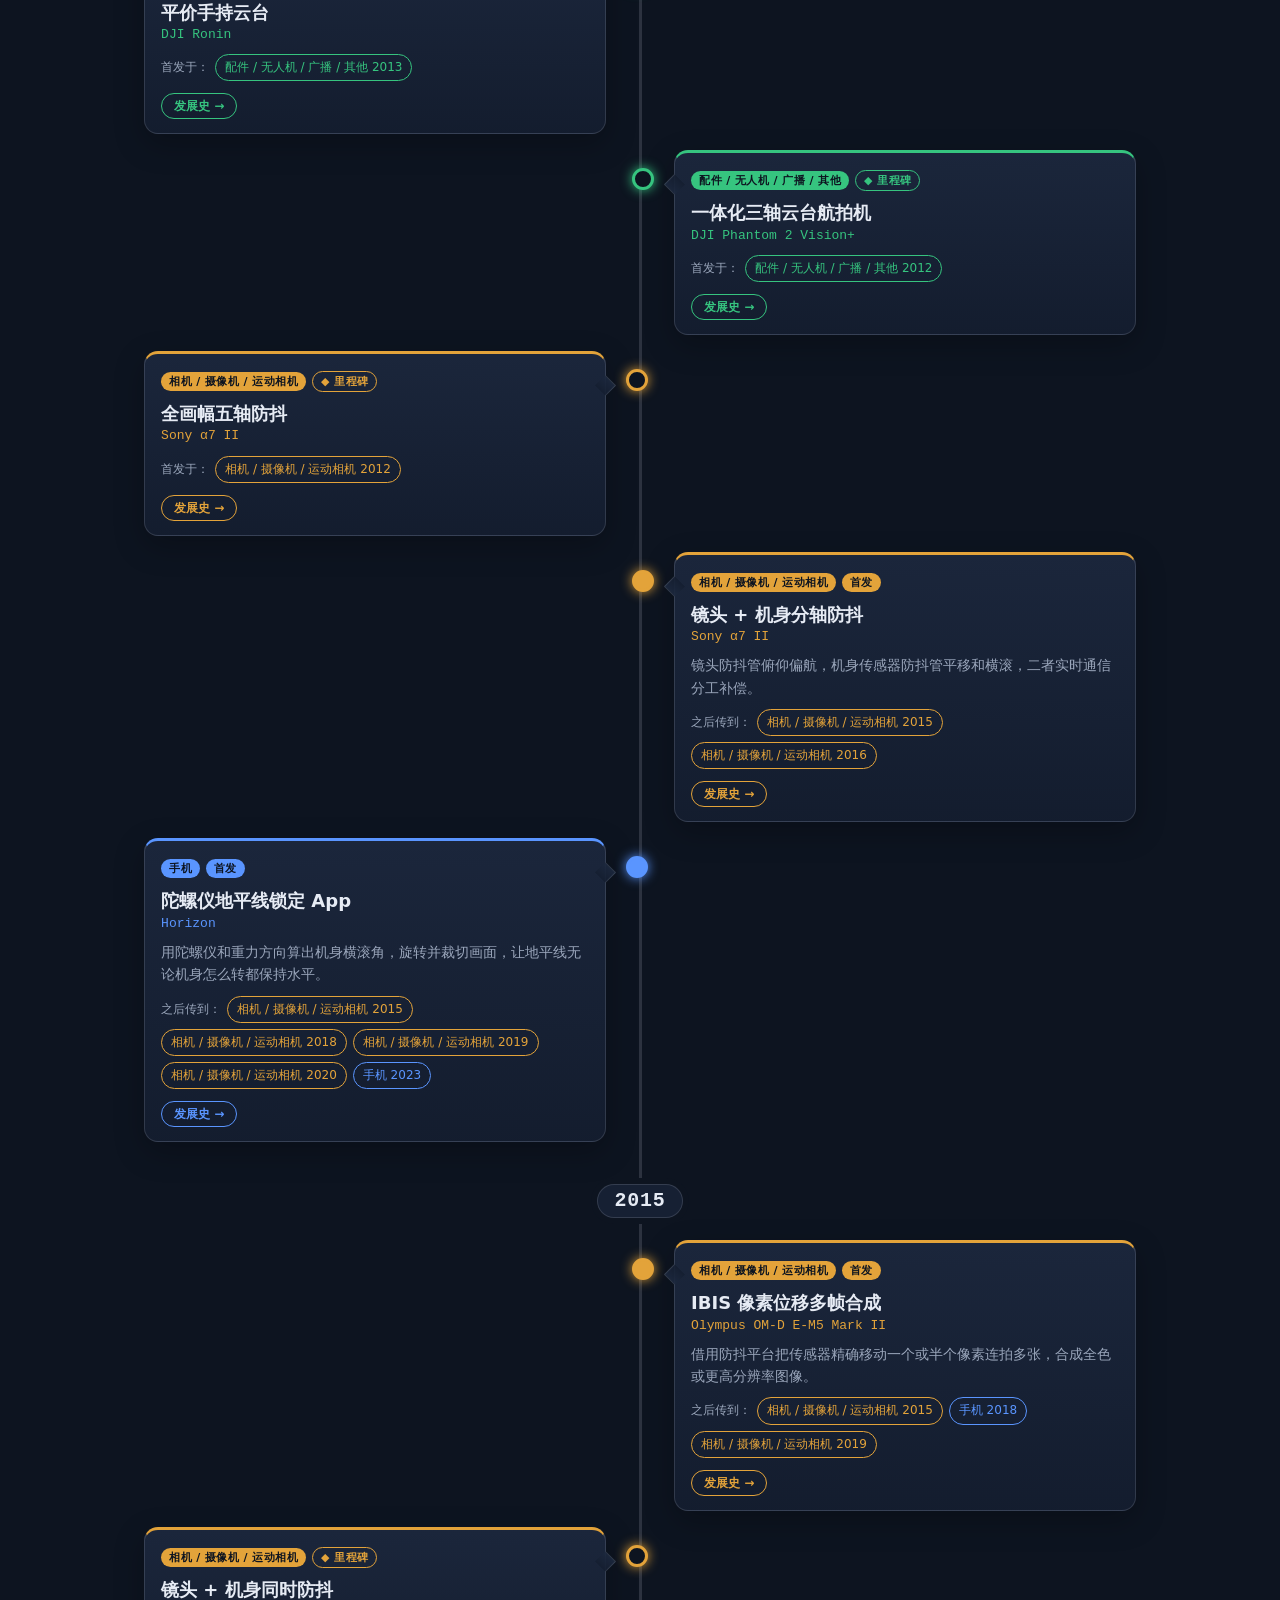
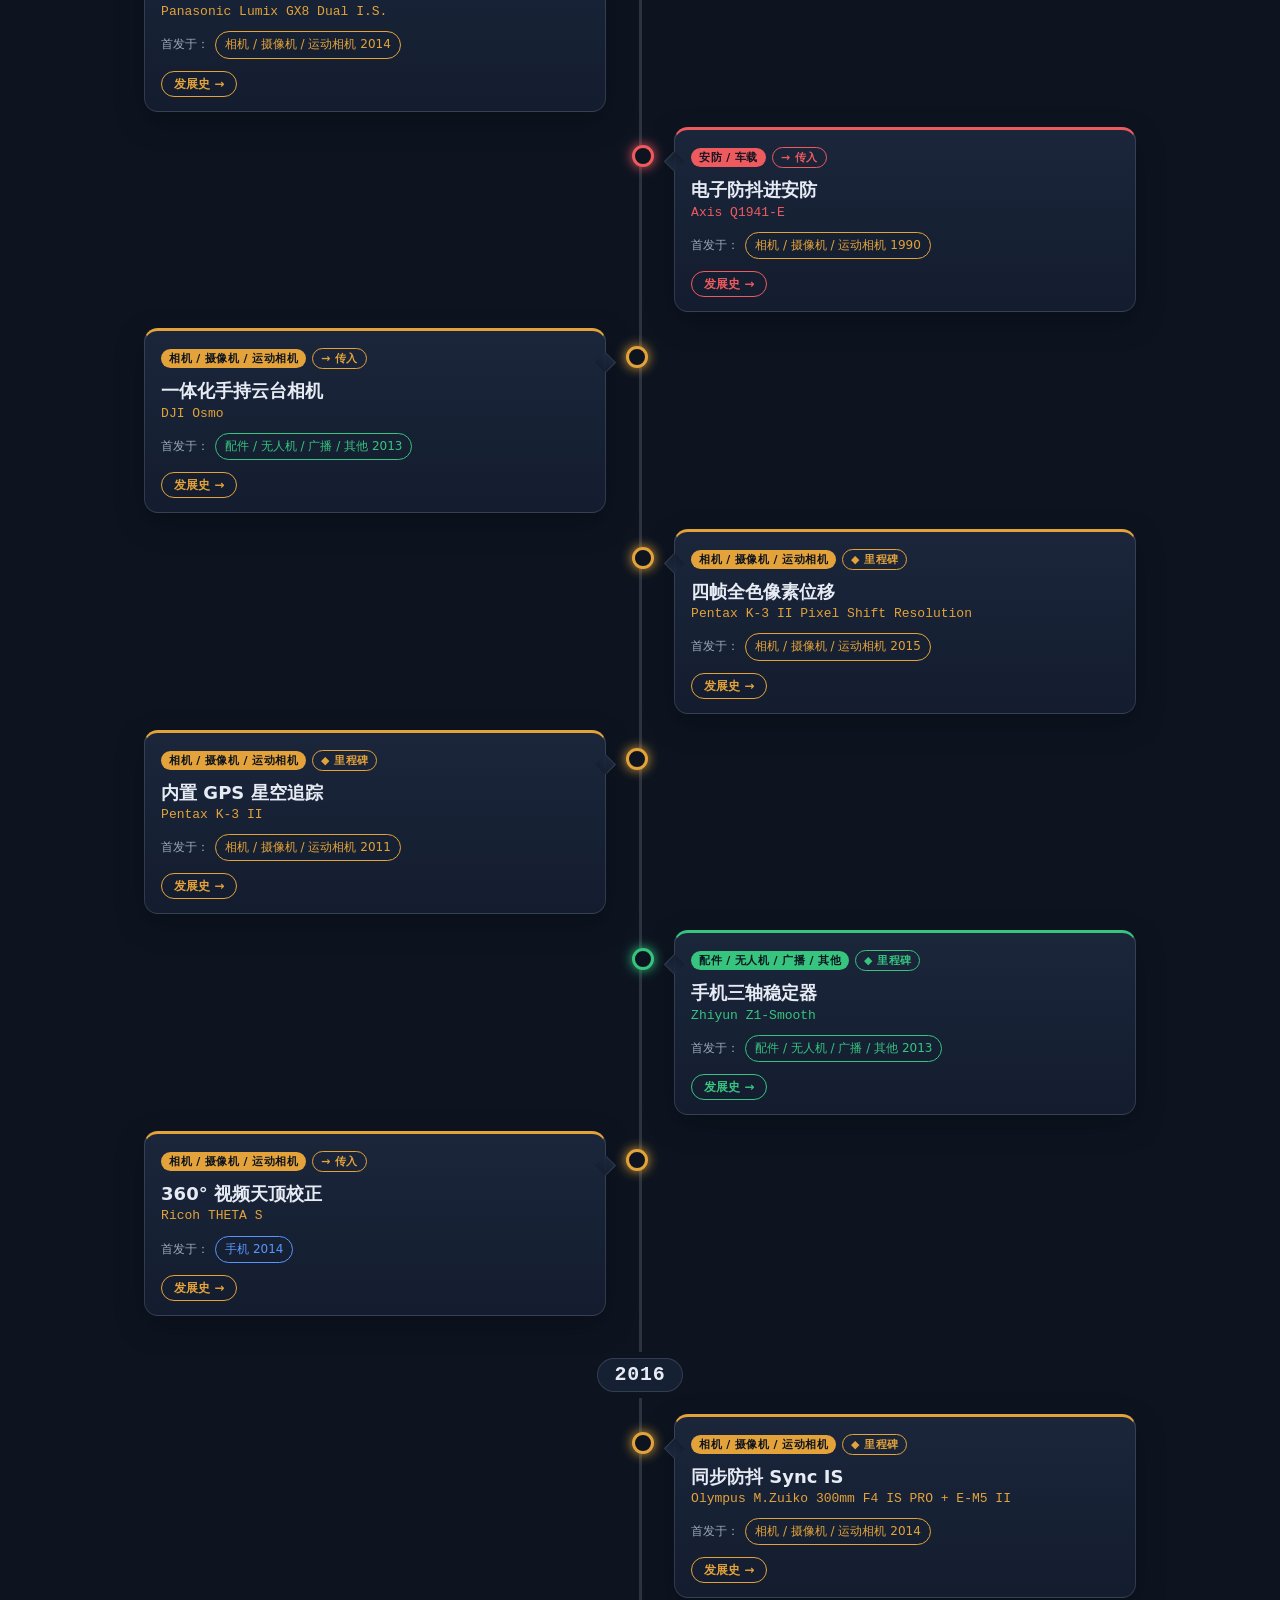
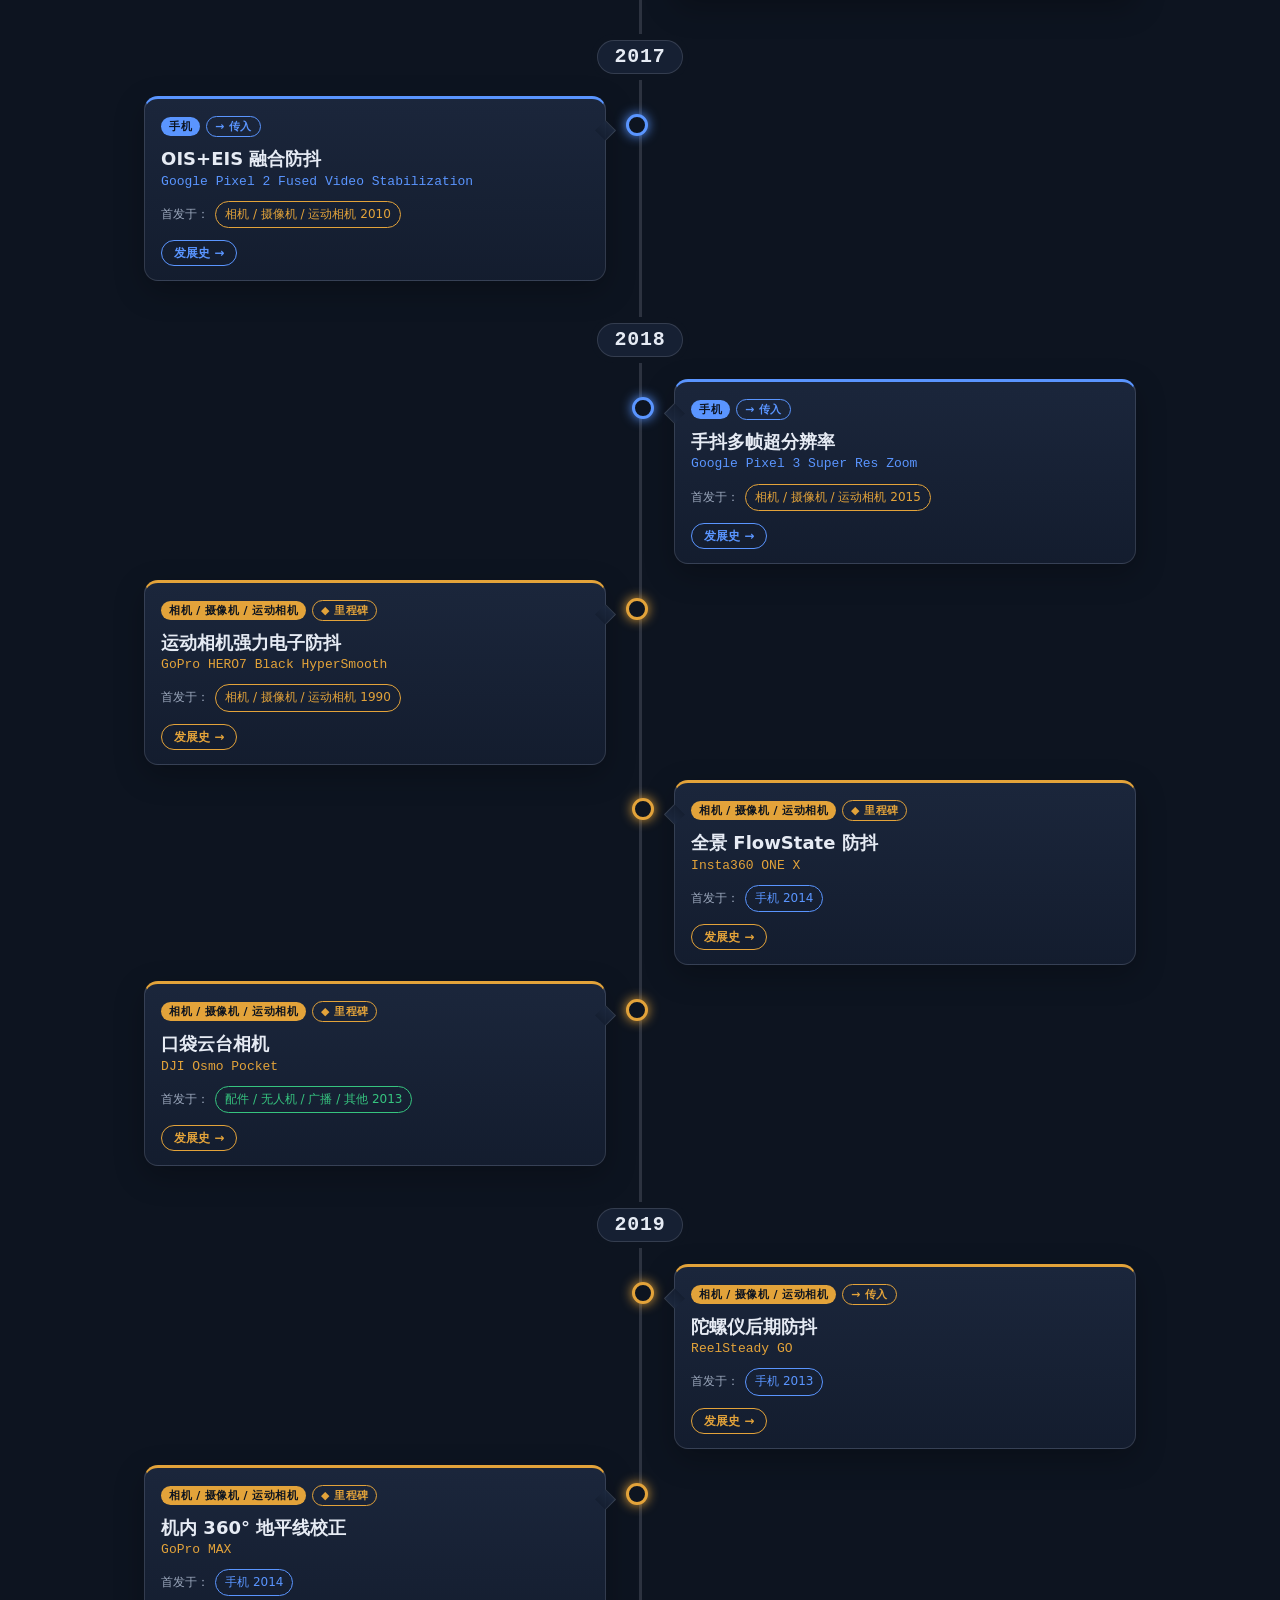
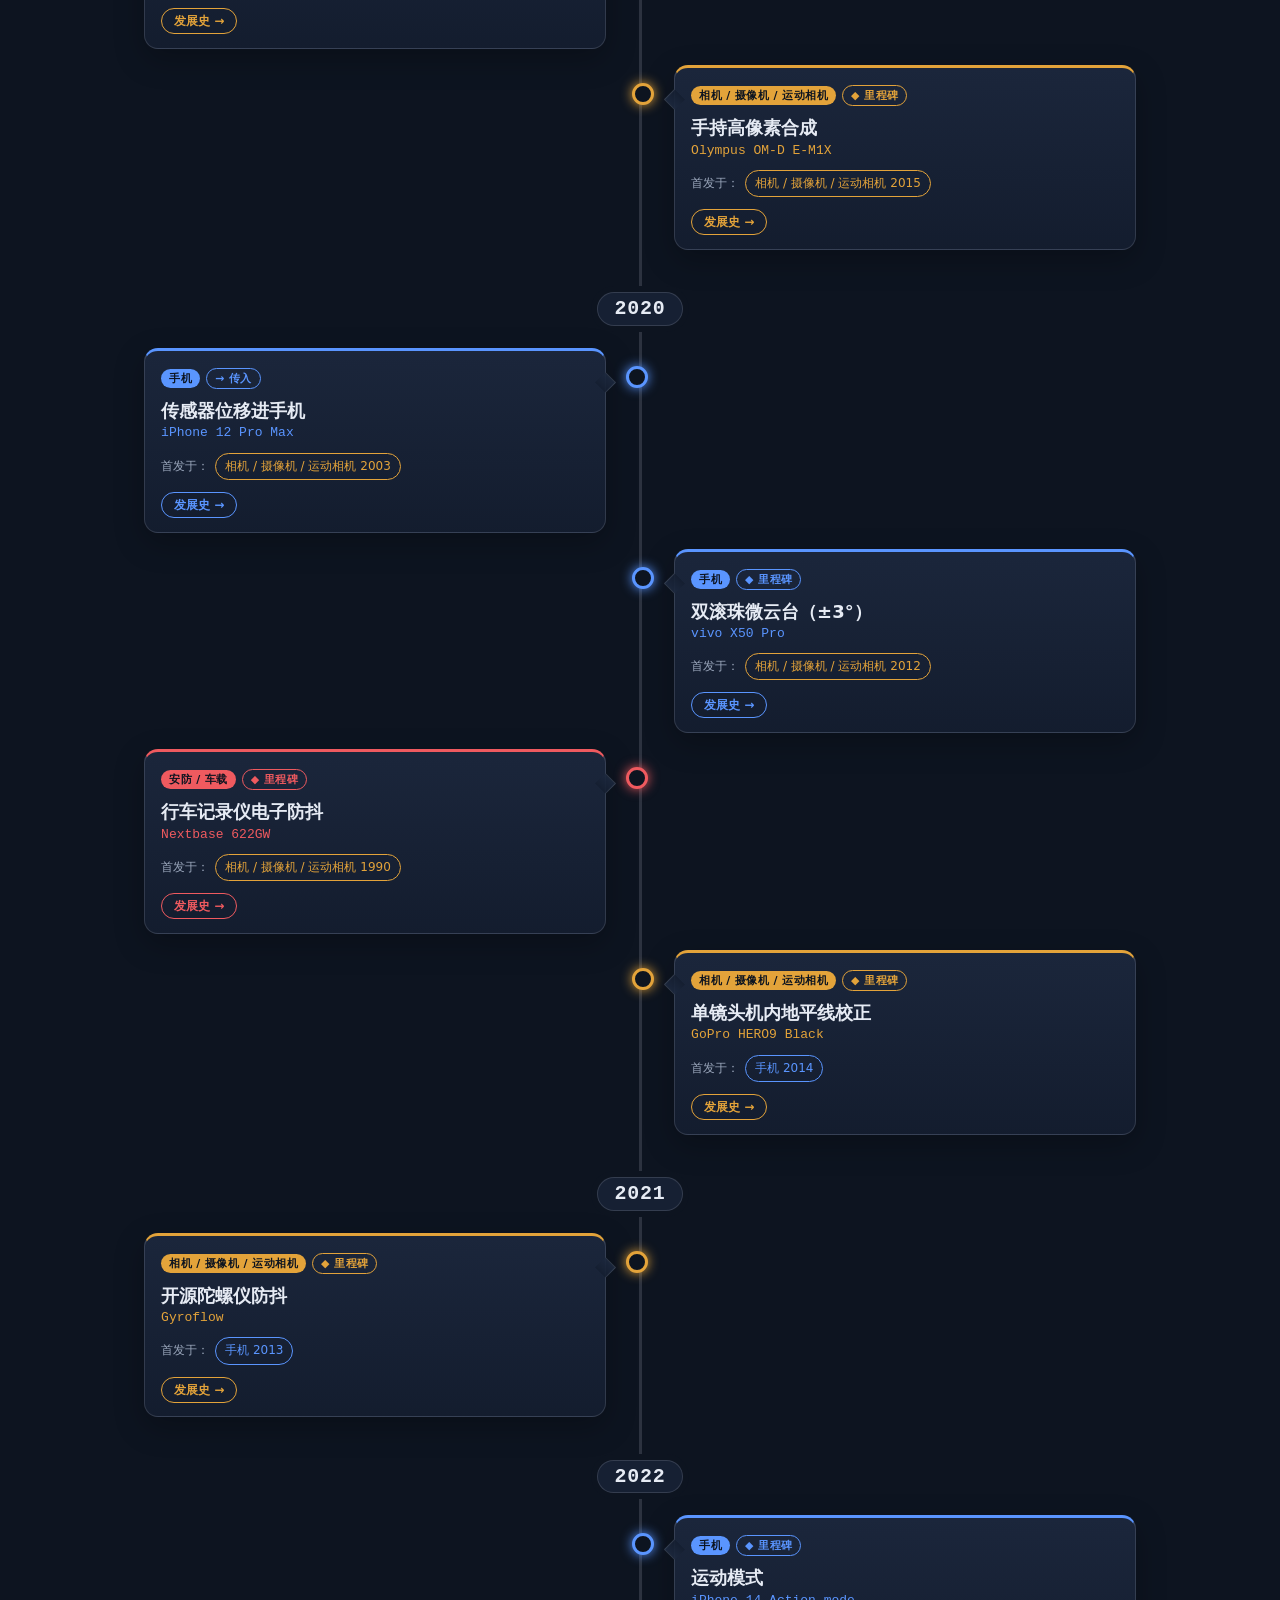
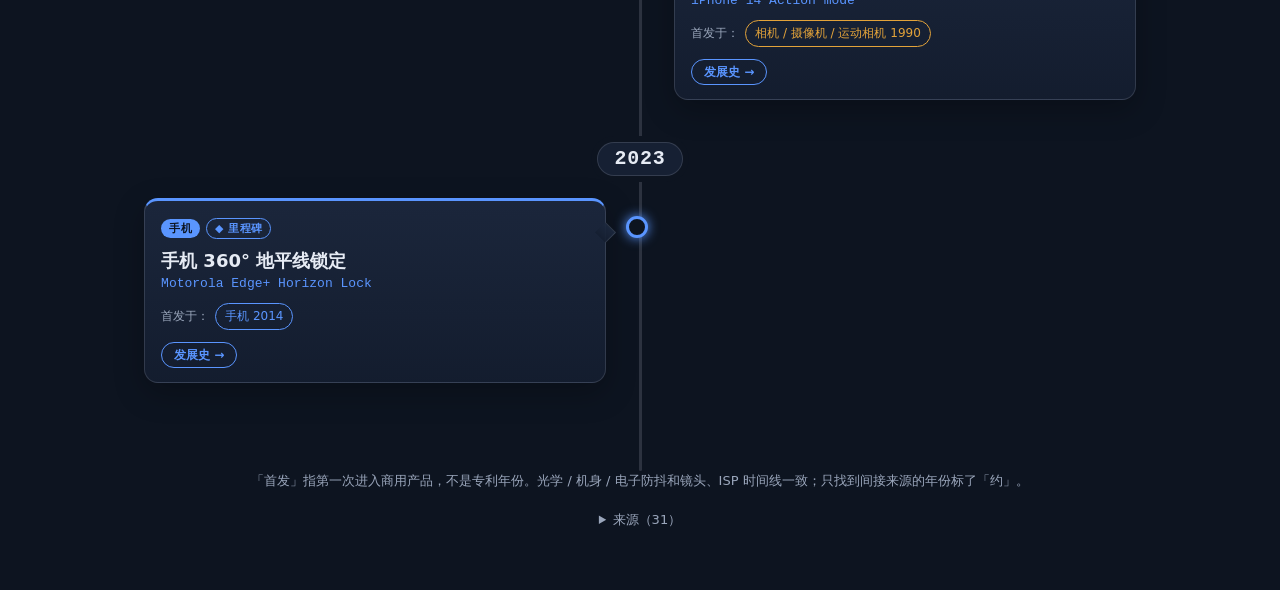
<file: stabilization-timeline.html>
<!doctype html>
<html lang="zh-CN">
<head>
<meta charset="utf-8">
<meta name="viewport" content="width=device-width, initial-scale=1, viewport-fit=cover">
<title>防抖技术时间线 · PhotonFall</title>
<meta name="description" content="防抖的每项关键技术：斯坦尼康、光学防抖、电子防抖、防抖望远镜、机身防抖、五轴防抖、电子稳定器、云台相机、无人机云台、双重防抖、地平线锁定、陀螺仪后期防抖……最先用在相机、手机、安防车载还是其他设备？">
<style>
:root{--bg:#0d1420;--bg2:#162033;--ink:#e6ebf4;--dim:#9aa6bb;--line:rgba(230,235,244,.14);
  --phone:#5a95ff;--auto:#ef5a5f;--ind:#36c47f;--cam:#e3a33a;--accent:#f0a487;
  --sans:-apple-system,BlinkMacSystemFont,"PingFang SC","Hiragino Sans GB","Microsoft YaHei","Noto Sans SC",system-ui,sans-serif;
  --serif:"Songti SC","Noto Serif SC",Georgia,serif;--mono:ui-monospace,"SF Mono",Menlo,Consolas,monospace}
*{box-sizing:border-box}
html{font-size:clamp(15px,.55vw + 7px,32px)}
html{scroll-behavior:smooth}
body{margin:0;font-size:1rem;background:radial-gradient(120% 60% at 50% 0%,#1d2a44 0%,var(--bg) 55%) fixed,var(--bg);color:var(--ink);font:1rem/1.6 var(--sans);overflow-x:hidden}
a{color:inherit}
#bar{position:fixed;z-index:20;top:0;left:0;height:3px;width:0;background:linear-gradient(90deg,var(--phone),var(--auto),var(--ind),var(--cam))}
header{position:sticky;top:0;z-index:10;display:flex;align-items:center;gap:0.667rem;padding:0.8rem 1.07rem;background:rgba(13,20,32,.72);backdrop-filter:blur(0.667rem);-webkit-backdrop-filter:blur(0.667rem);border-bottom:1px solid var(--line)}
header a,header button{border:1px solid var(--line);border-radius:66.6rem;background:rgba(22,32,51,.7);color:var(--ink);font:500 0.867rem/1 var(--sans);padding:0.6rem 0.933rem;text-decoration:none;cursor:pointer}
header a:hover,header button:hover{border-color:var(--accent)}
header .sp{flex:1}
.hero{max-width:80vw;margin:0 auto;padding:clamp(2.67rem,9vh,6.4rem) 1.07rem 1.6rem;text-align:center}
.eye{margin:0 0 0.8rem;font:600 0.8rem/1 var(--mono);letter-spacing:.22em;text-transform:uppercase;color:var(--accent)}
h1{margin:0;font:800 clamp(2.27rem,5vw,7rem)/1.08 var(--sans);letter-spacing:-.02em;background:linear-gradient(100deg,#ffe9c7,#f0a487 40%,#a9d4ff 80%);-webkit-background-clip:text;background-clip:text;color:transparent}
.sub{max-width:41.3rem;margin:1.2rem auto 0;color:var(--dim)}
.stats{display:grid;grid-template-columns:repeat(4,minmax(0,1fr));gap:0.667rem;max-width:48rem;margin:2rem auto 0;padding:0;list-style:none}
.stats li{display:flex}
@media (max-width:560px){.stats{grid-template-columns:repeat(2,minmax(0,1fr))}}
.stats button{width:100%;border:1.5px solid var(--c);border-radius:0.933rem;background:rgba(22,32,51,.6);color:var(--ink);padding:0.8rem 0.933rem;cursor:pointer;font:inherit;transition:opacity .2s,transform .2s,background .2s}
.stats button:hover{transform:translateY(-2px)}
.stats button[aria-pressed=false]{opacity:.35}
.stats b{display:block;font:800 2rem/1 var(--mono);color:var(--c)}
.stats span{font-size:0.867rem;color:var(--dim)}
.hint{margin:0.8rem 0 0;font-size:0.8rem;color:var(--dim)}
.legend{display:flex;justify-content:center;gap:1.07rem;margin:0.667rem 0 0;font-size:0.8rem;color:var(--dim)}
.legend i{display:inline-block;width:0.933rem;height:0.667rem;border-radius:3px;margin-right:0.4rem;vertical-align:-1px;border:1.5px solid var(--dim)}
.legend .solid i{background:var(--dim)}

/* 时间线主体 */
.tl{position:relative;max-width:80vw;margin:1.6rem auto 0;padding:1.33rem 1.07rem 5.33rem;list-style:none}
.tl::before,.tl .fill{content:"";position:absolute;top:0;left:50%;width:3px;margin-left:-1.5px;border-radius:3px}
.tl::before{bottom:0;background:var(--line)}
.tl .fill{height:0;background:linear-gradient(180deg,var(--cam),var(--auto),var(--ind),var(--phone));box-shadow:0 0 0.933rem rgba(240,164,135,.5)}
.yr{position:relative;display:flex;justify-content:center;margin:2.27rem 0 0.933rem}
.yr span{position:relative;z-index:1;padding:0.4rem 1.07rem;border-radius:66.6rem;background:var(--bg2);border:1px solid var(--line);font:800 1.33rem/1 var(--mono);letter-spacing:.04em;box-shadow:0 0 0 0.4rem var(--bg)}
.it{position:relative;width:50%;padding:0.533rem 2.27rem 0.533rem 0}
.it.r{margin-left:50%;padding:0.533rem 0 0.533rem 2.27rem}
.it::after{content:"";position:absolute;top:1.73rem;right:-.533rem;width:1.07rem;height:1.07rem;border-radius:50%;background:var(--bg);border:3px solid var(--c);box-shadow:0 0 0.8rem var(--c)}
.it.r::after{right:auto;left:-.533rem}
.it.first::after{background:var(--c)}
.card{position:relative;padding:0.933rem 1.07rem;border-radius:0.933rem;background:linear-gradient(180deg,rgba(28,40,62,.92),rgba(20,30,48,.92));border:1px solid var(--line);border-top:3px solid var(--c);box-shadow:0 0.667rem 2rem rgba(0,0,0,.25);
  opacity:0;transform:translateY(1.6rem) scale(.98);transition:opacity .6s ease,transform .6s ease}
.it.in .card{opacity:1;transform:none}
.card::before{content:"";position:absolute;top:1.6rem;right:-.533rem;width:0.933rem;height:0.933rem;background:inherit;border-right:1px solid var(--line);border-top:1px solid var(--line);transform:rotate(45deg)}
.it.r .card::before{right:auto;left:-.533rem;transform:rotate(-135deg)}
.tag{display:inline-flex;gap:0.4rem;align-items:center;font:600 0.733rem/1 var(--sans);letter-spacing:.04em}
.tag em{font-style:normal;padding:0.267rem 0.533rem;border-radius:66.6rem;background:var(--c);color:#0d1420}
.tag .flw{background:transparent;border:1px solid var(--c);color:var(--c)}
.card h3{margin:0.667rem 0 2px;font:700 1.2rem/1.3 var(--sans)}
.card .prod{margin:0;font:500 0.867rem/1.4 var(--mono);color:var(--c)}
.card p.d{margin:0.533rem 0 0;font-size:0.933rem;color:var(--dim)}
.card .to{display:flex;flex-wrap:wrap;gap:0.4rem;margin:0.667rem 0 0;font-size:0.8rem;color:var(--dim);align-items:center}
.card .to a{padding:3px 0.6rem;border-radius:66.6rem;border:1px solid var(--cc);color:var(--cc);text-decoration:none}
.card .to a:hover{background:var(--cc);color:#0d1420}
.it.off{display:none}
.it.flash .card{box-shadow:0 0 0 2px var(--c),0 0.667rem 2rem rgba(0,0,0,.25)}
.refs{margin-top:1.2rem;text-align:left}.refs summary{cursor:pointer;text-align:center}.refs ol{columns:2 22rem;font-size:.8rem;line-height:1.5}.refs a{color:var(--dim)}
footer{max-width:80vw;margin:0 auto;padding:0 1.07rem 4rem;text-align:center;font-size:0.867rem;color:var(--dim)}

@media (max-width:720px){
  .hero,.tl,footer{max-width:none}
  .tl::before,.tl .fill{left:1.6rem}
  .it,.it.r{width:auto;margin-left:0;padding:0.533rem 0 0.533rem 3.47rem}
  .it::after,.it.r::after{left:1.07rem;right:auto}
  .card::before,.it.r .card::before{right:auto;left:-.533rem;transform:rotate(-135deg)}
  .yr{justify-content:flex-start}
  .yr span{margin-left:0}
}
@media (prefers-reduced-motion:reduce){html{scroll-behavior:auto}.card{transition:none;opacity:1;transform:none}}
</style>
</head>
<body data-tl="is">
<div id="bar" aria-hidden="true"></div>
<header>
  <a href="index.html#/" id="home">⌂ PhotonFall</a>
  <a href="index.html#/step/10" id="steplink"></a>
  <span class="sp"></span>
  <button type="button" id="lang"></button>
</header>
<section class="hero">
  <p class="eye" id="eyebrow">Image Stabilization</p>
  <h1 id="h1"></h1>
  <p class="sub" id="sub"></p>
  <ul class="stats" id="stats"></ul>
  <p class="hint" id="hint"></p>
  <p class="legend" id="legend"></p>
</section>
<ol class="tl" id="tl"><li class="fill" aria-hidden="true"></li></ol>
<footer id="foot"></footer>

<script src="js/i18n.js"></script>
<script src="js/tl-core.js"></script>
<script src="js/istl.js"></script>
<script src="js/tl-page.js"></script>
</body>
</html>
</file>
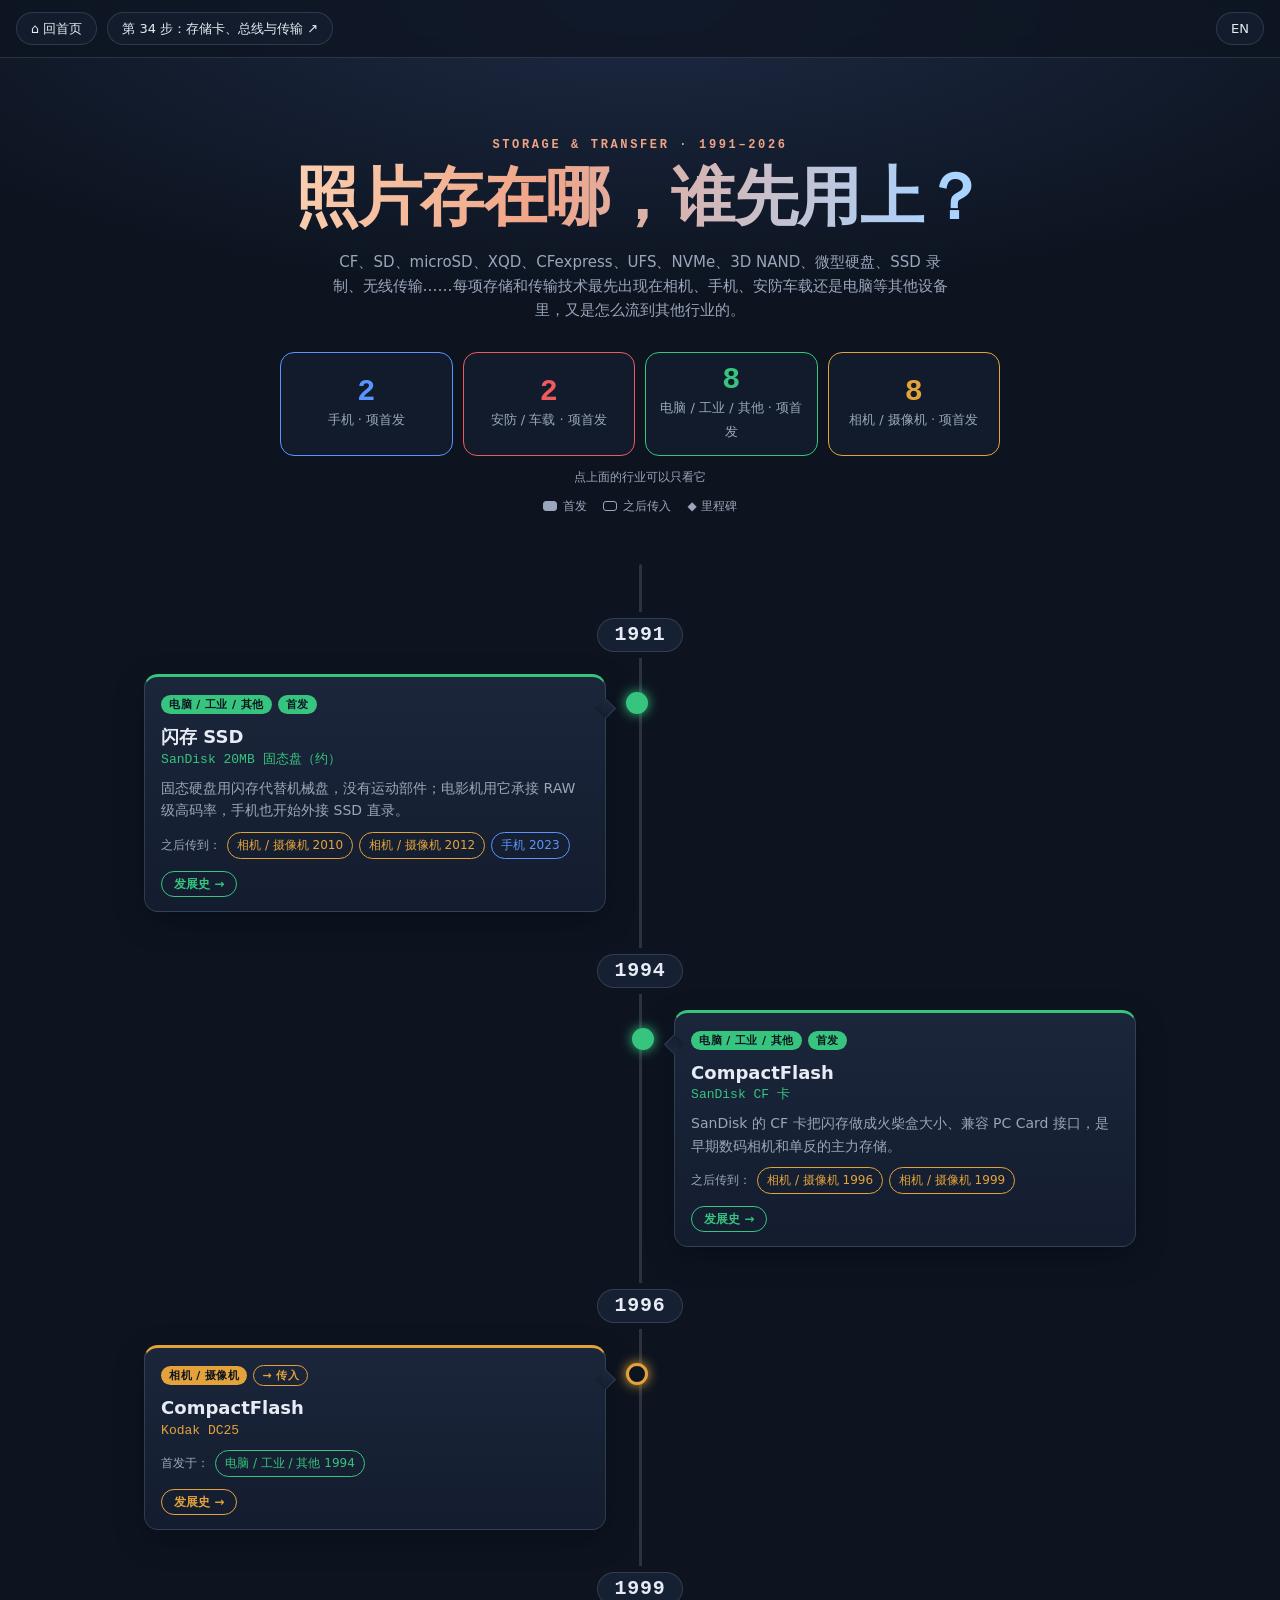
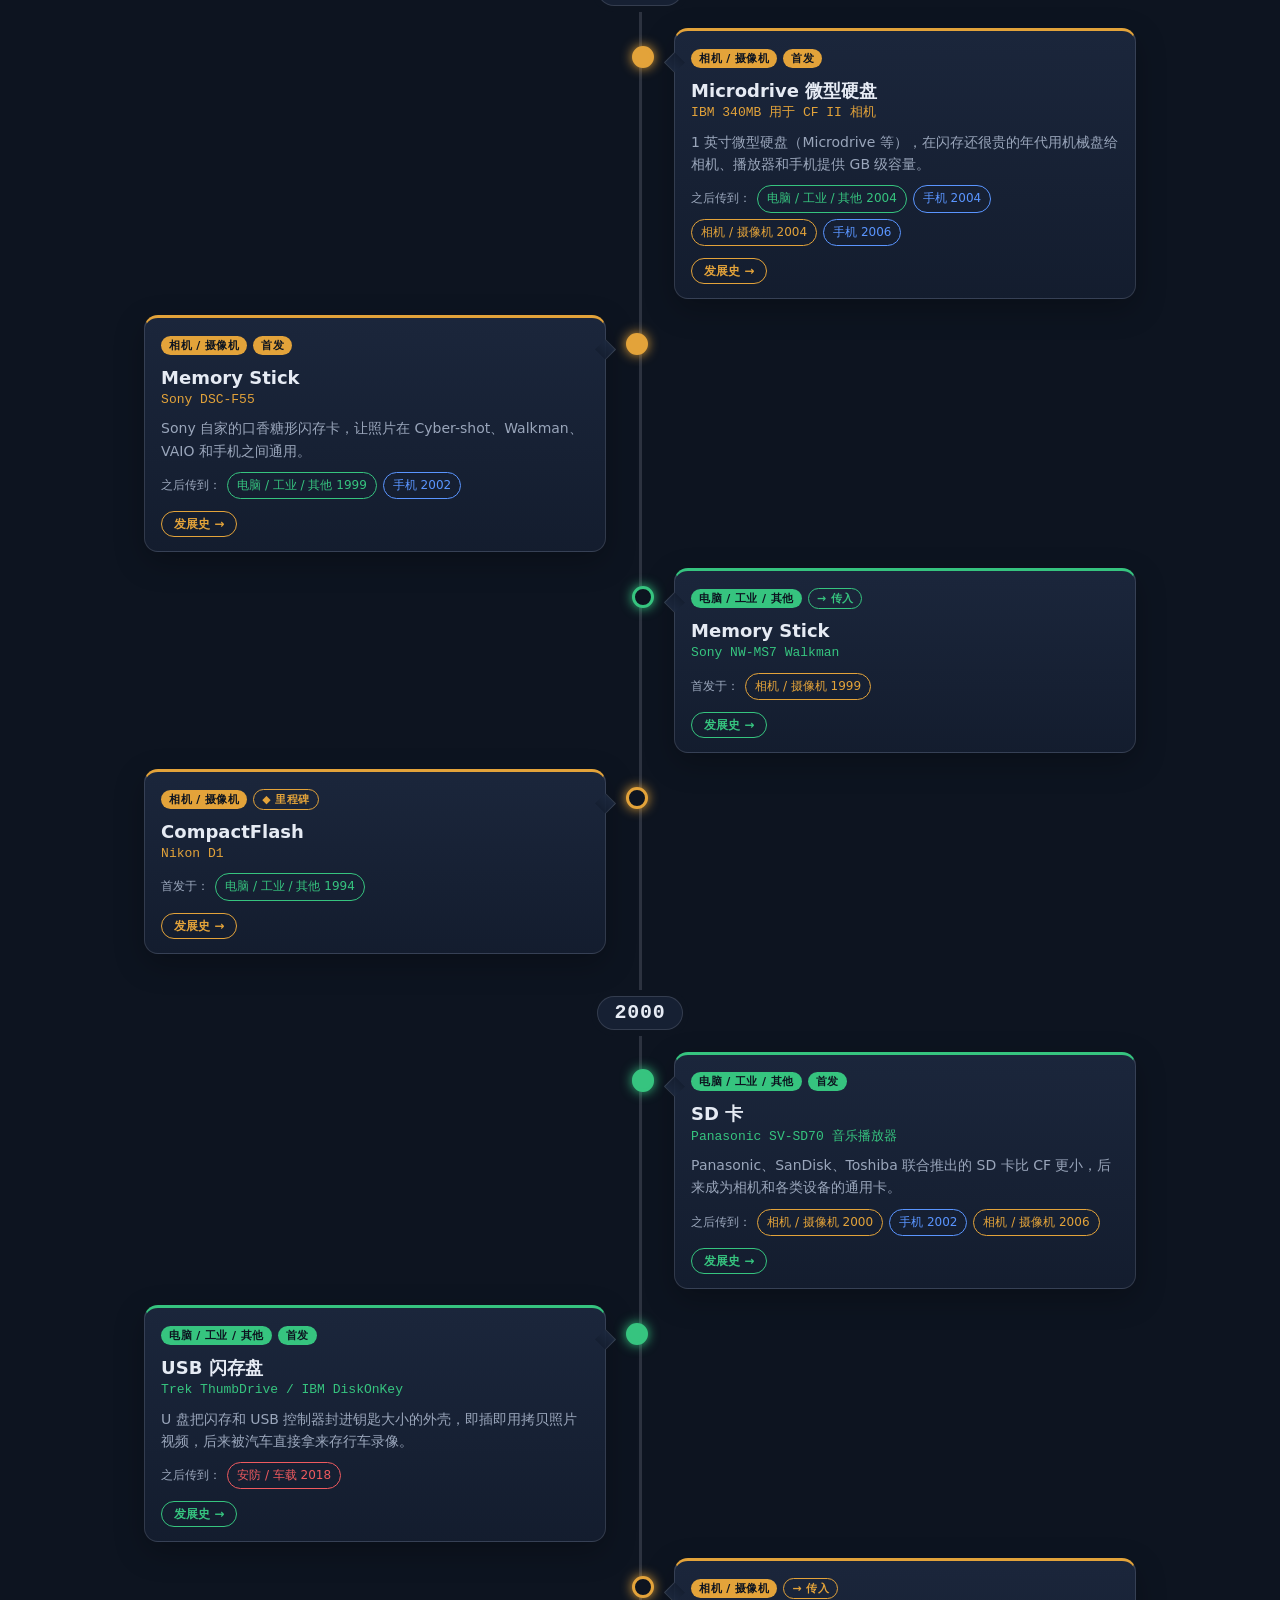
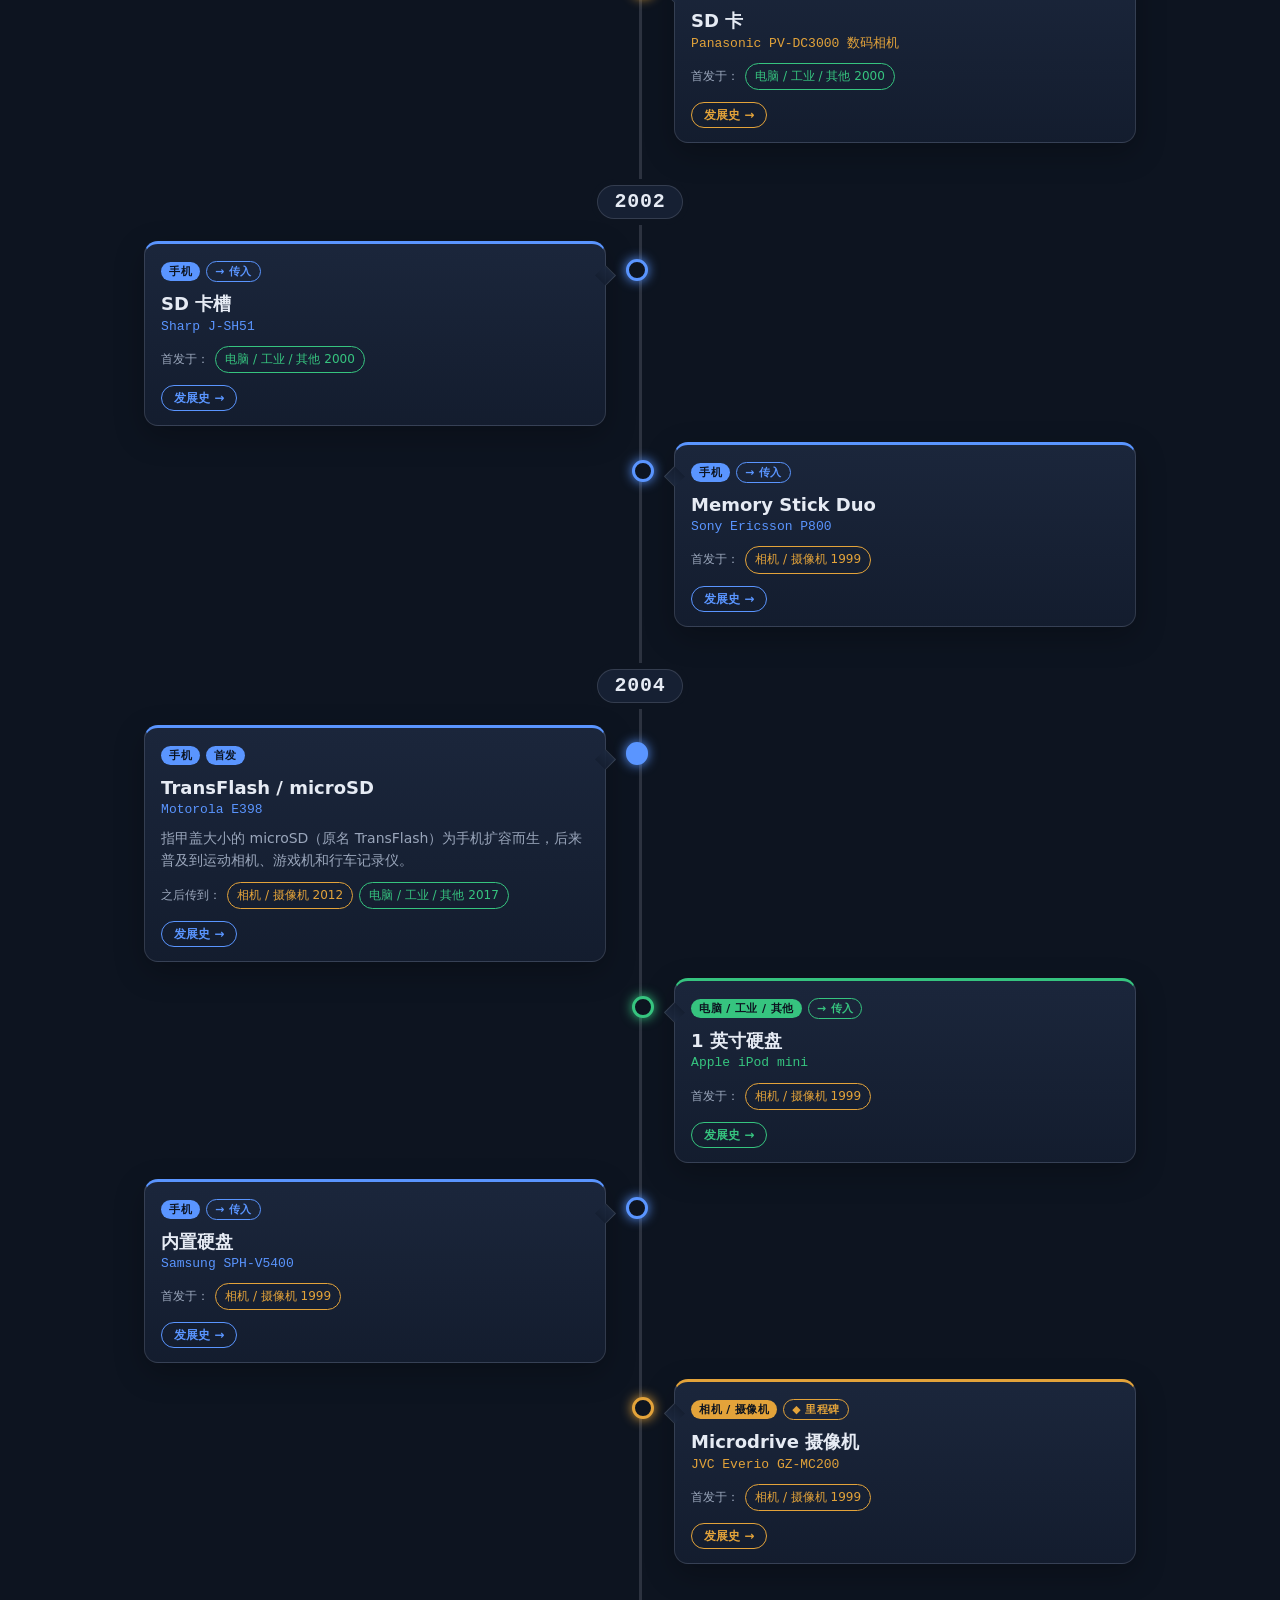
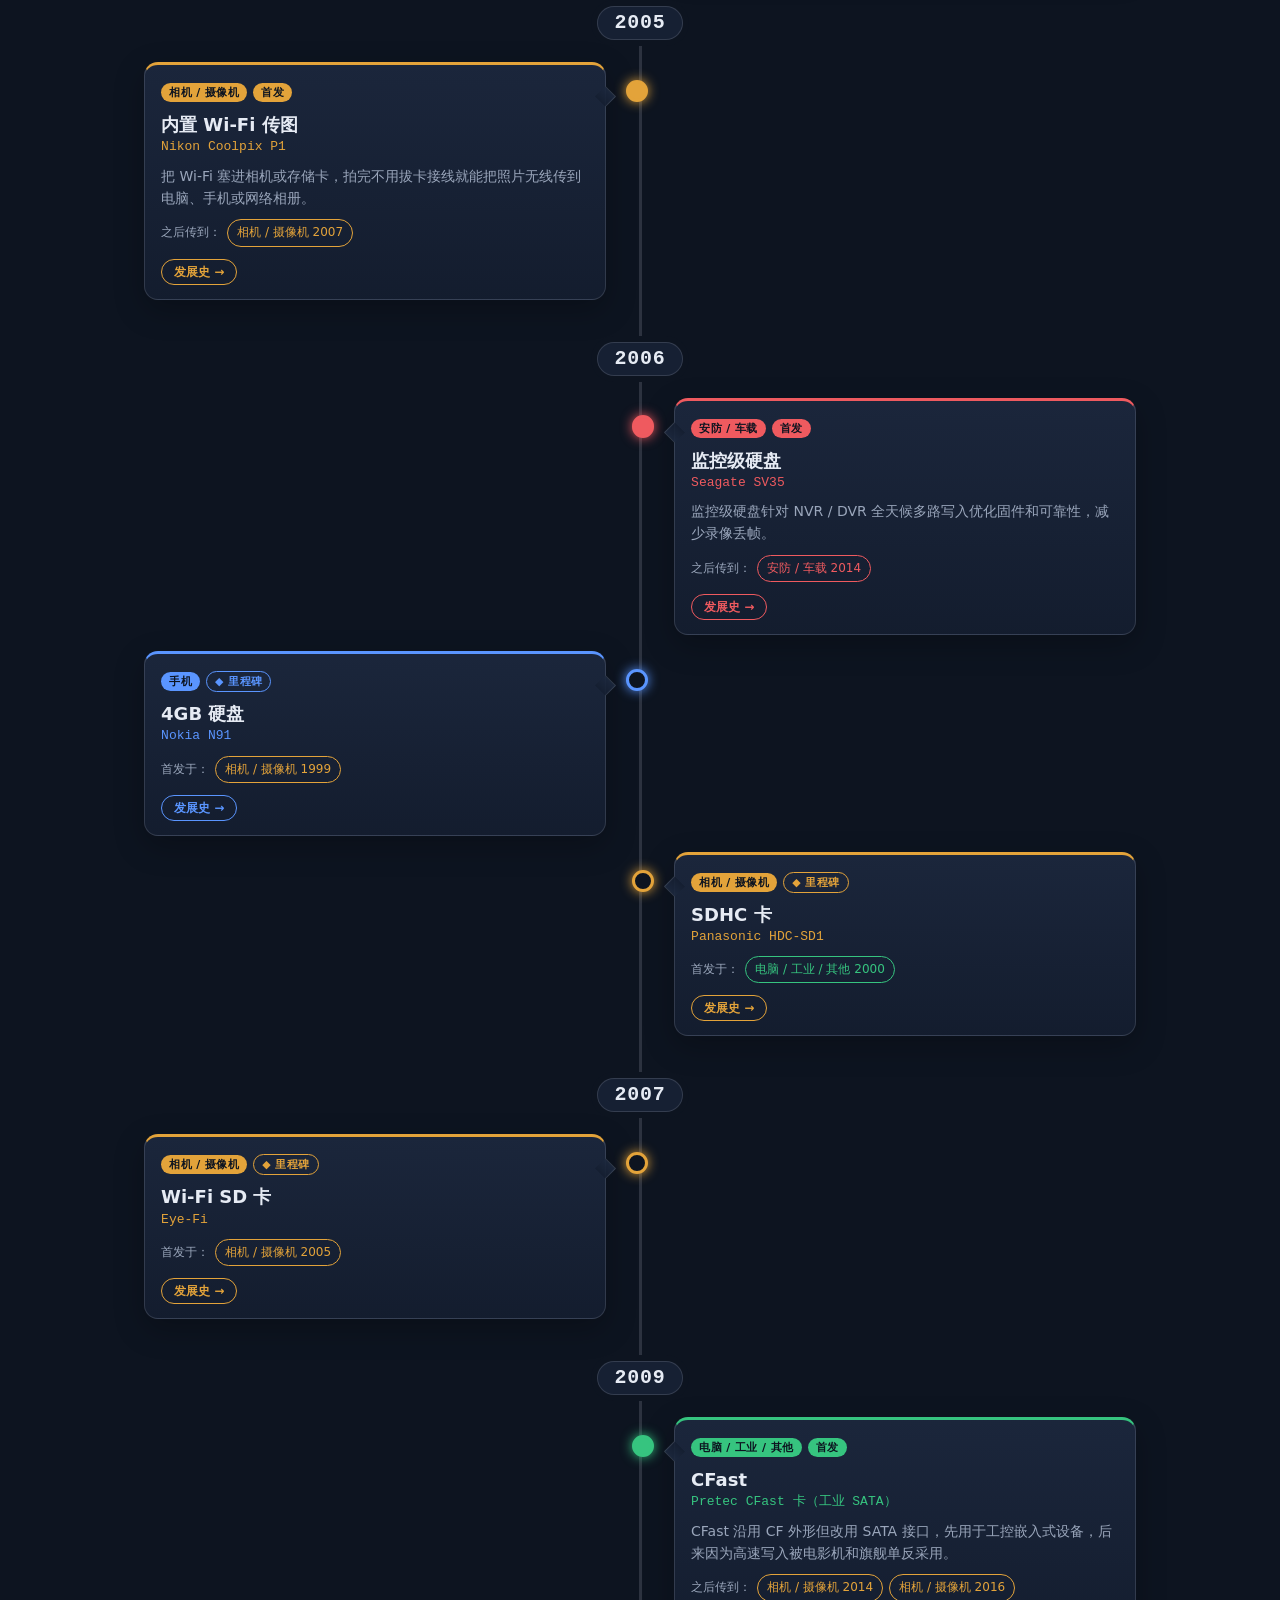
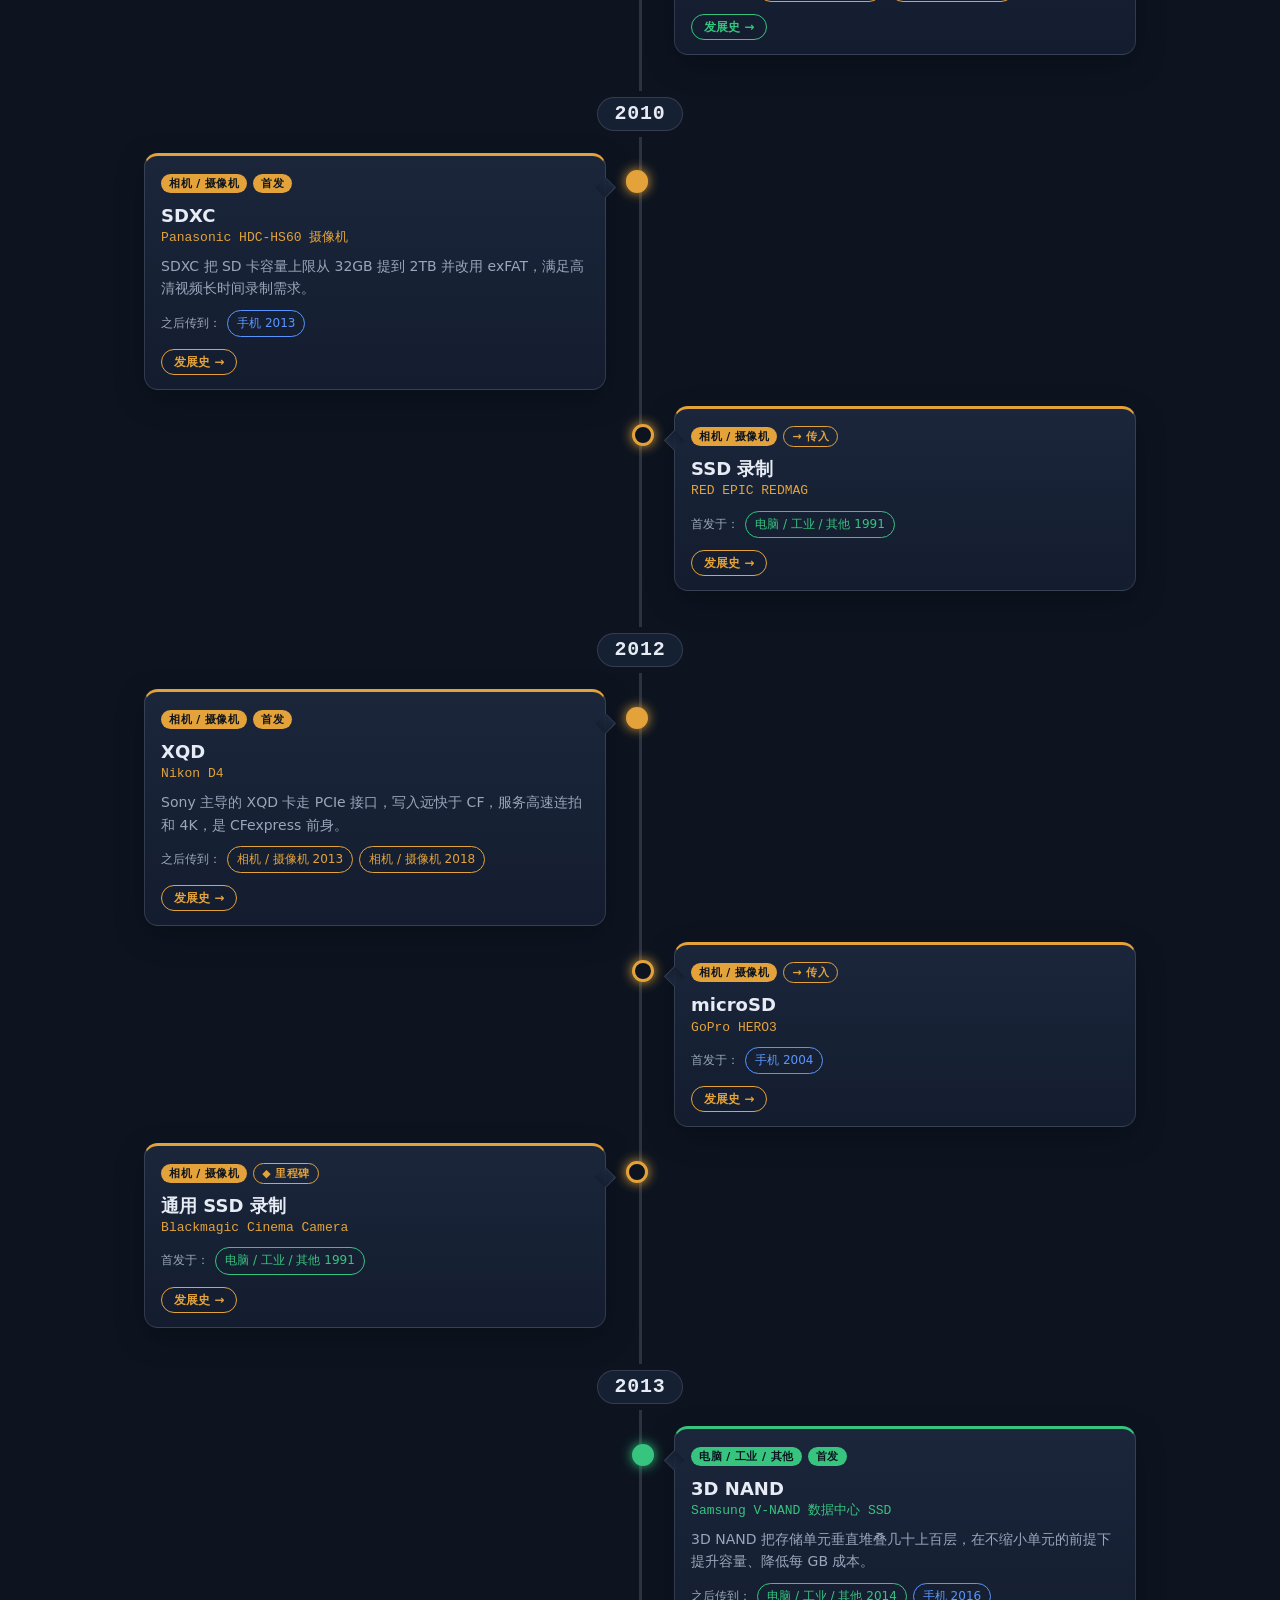
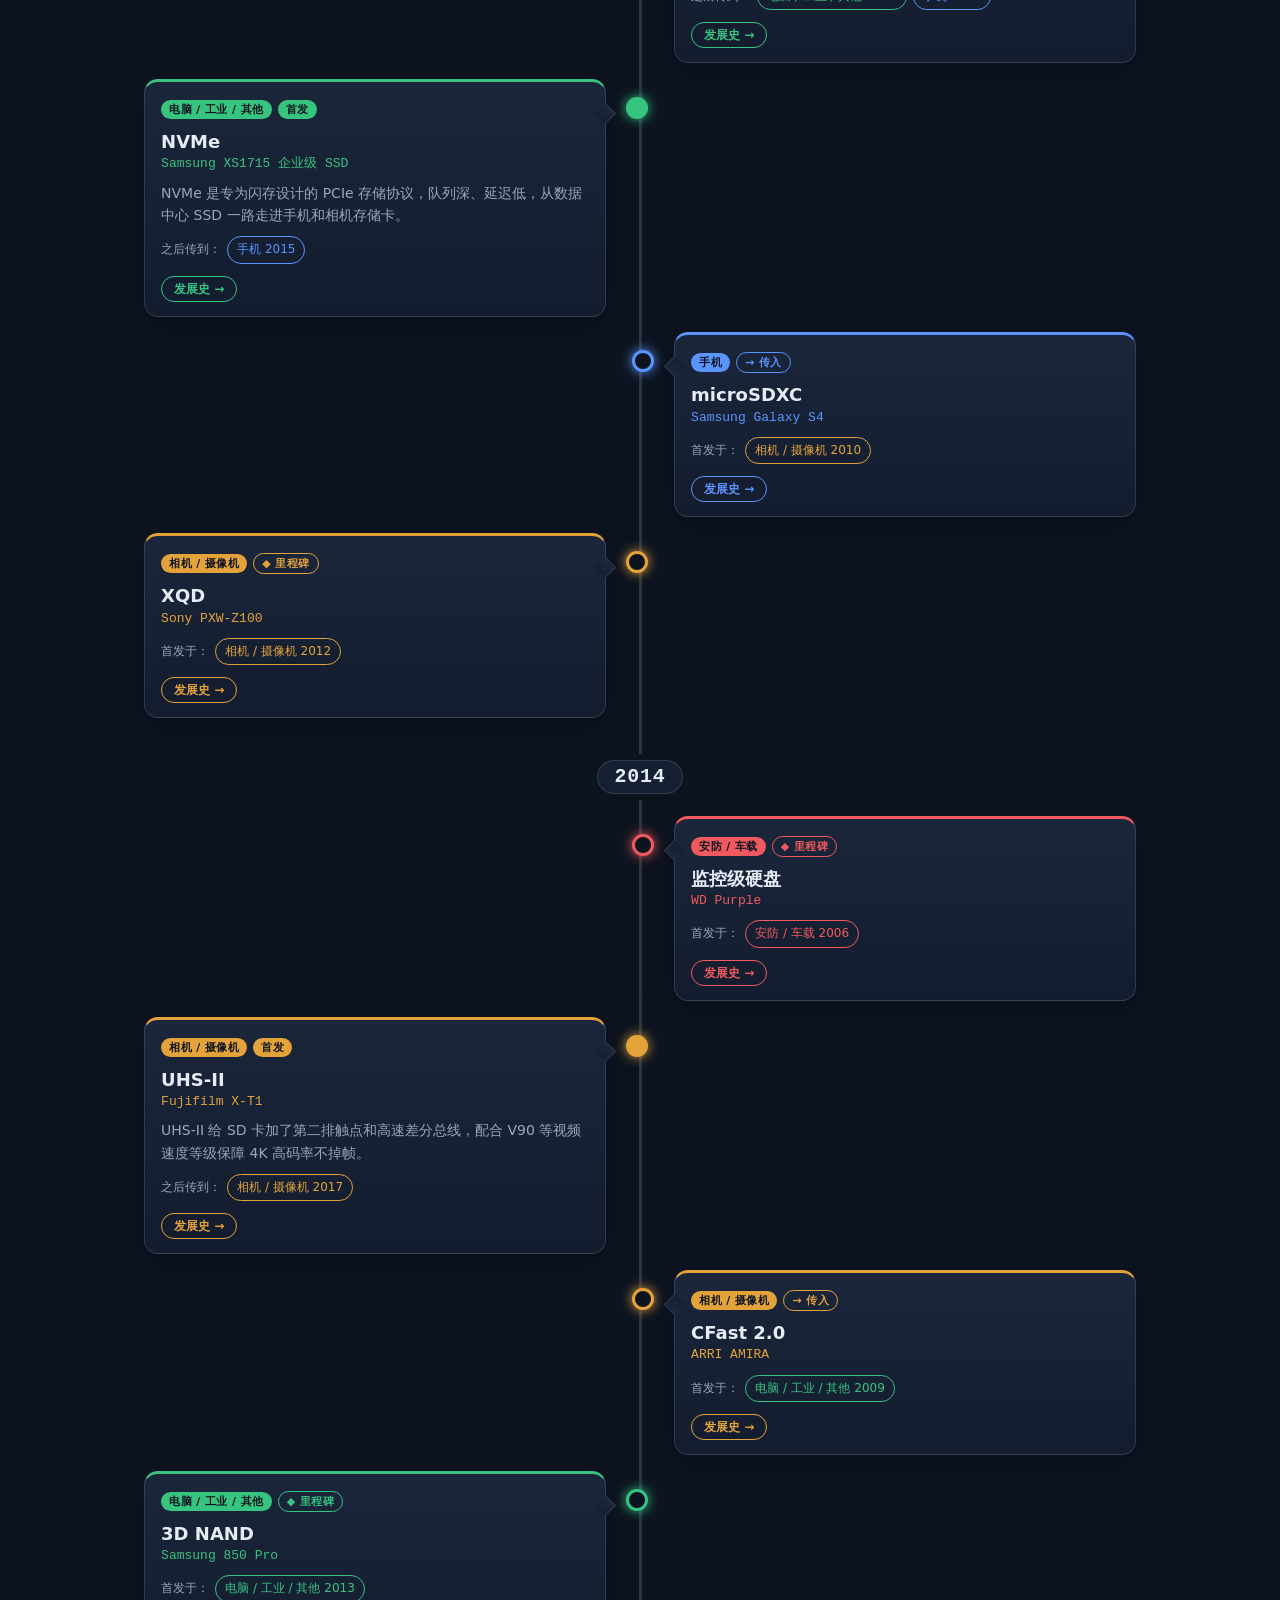
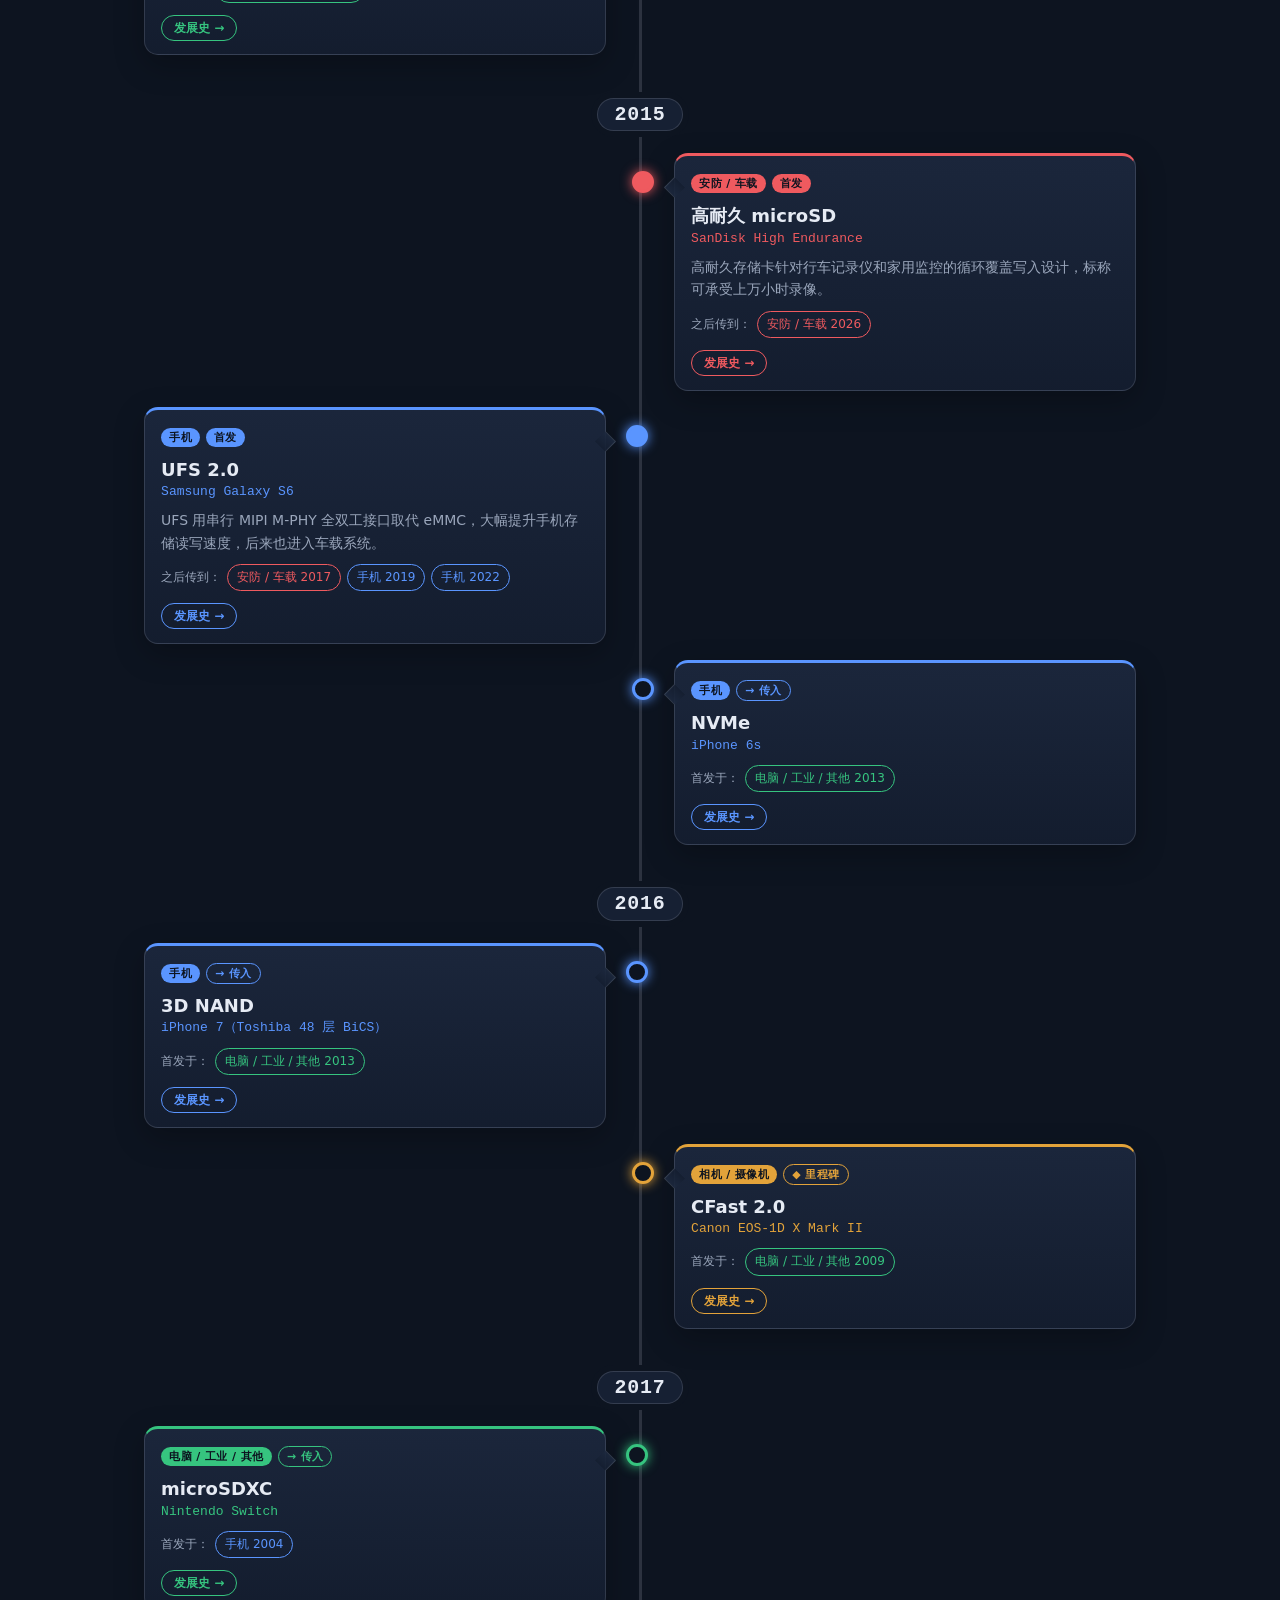
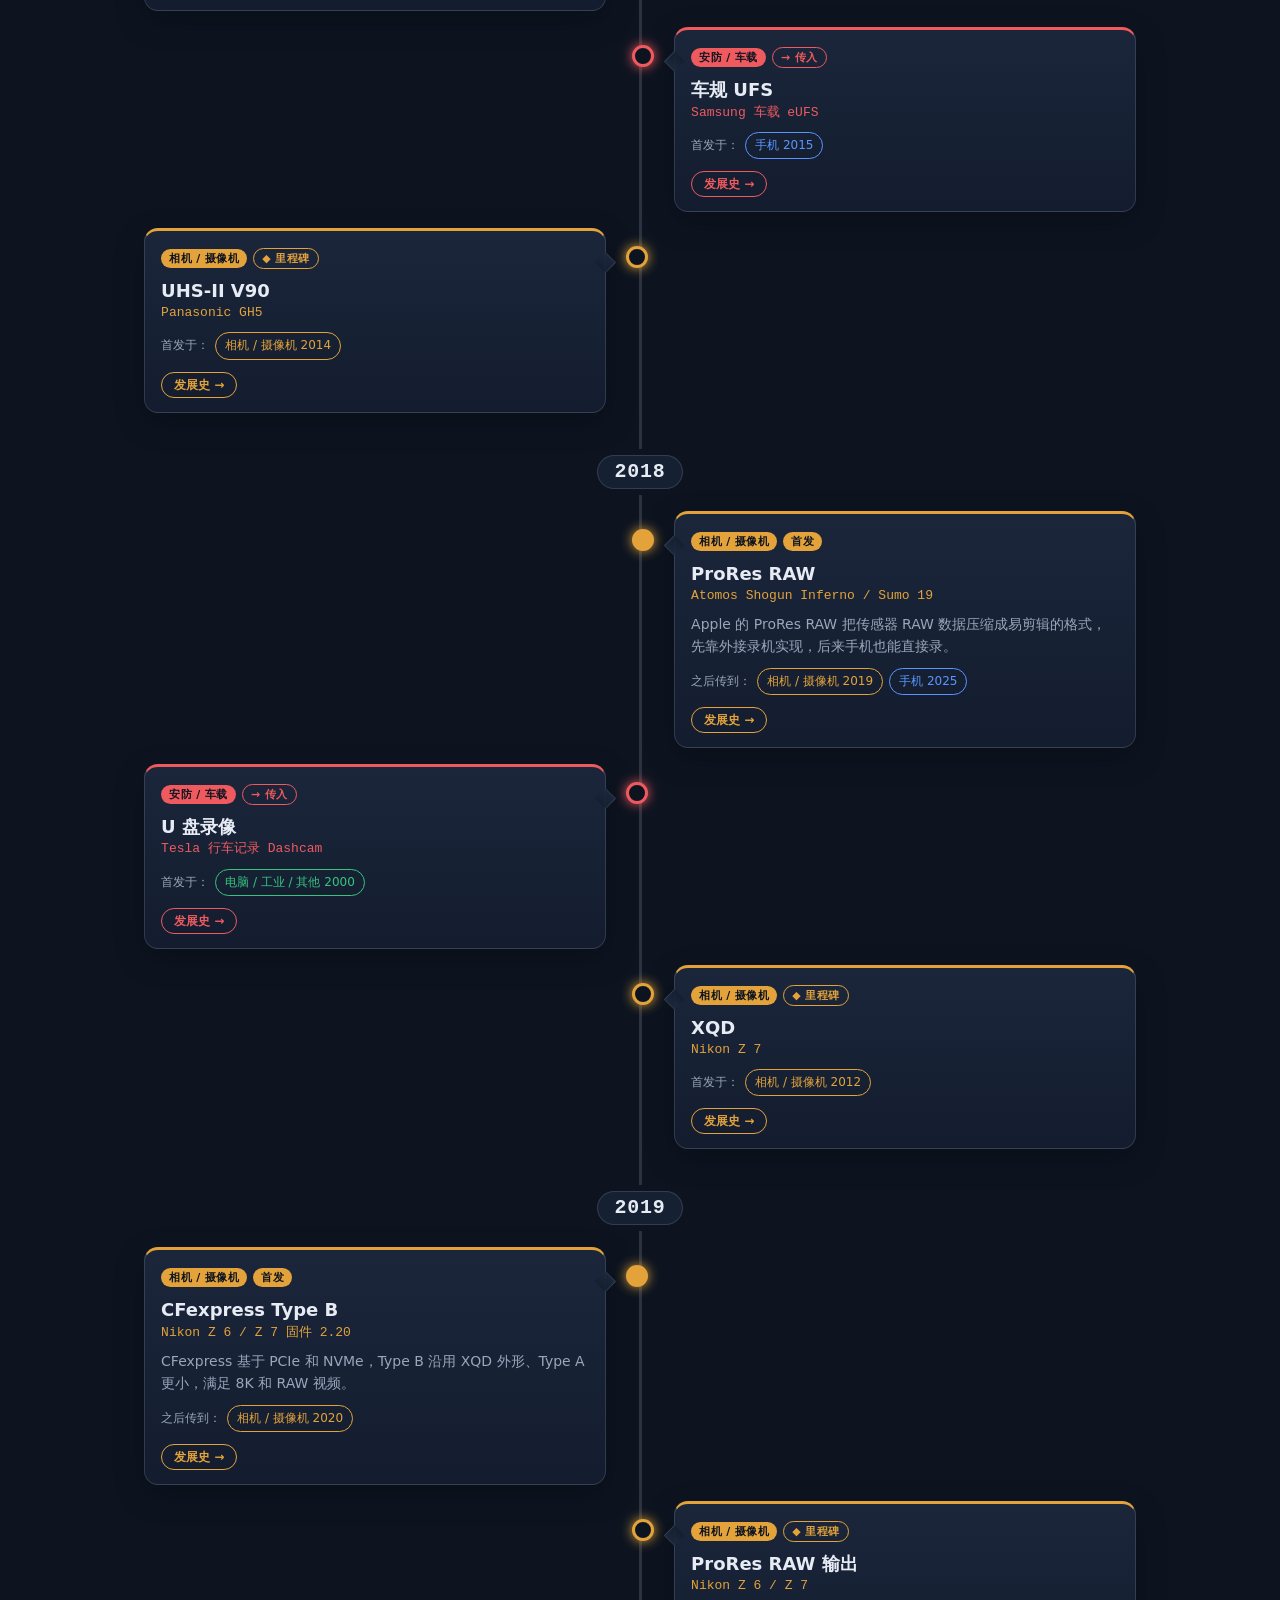
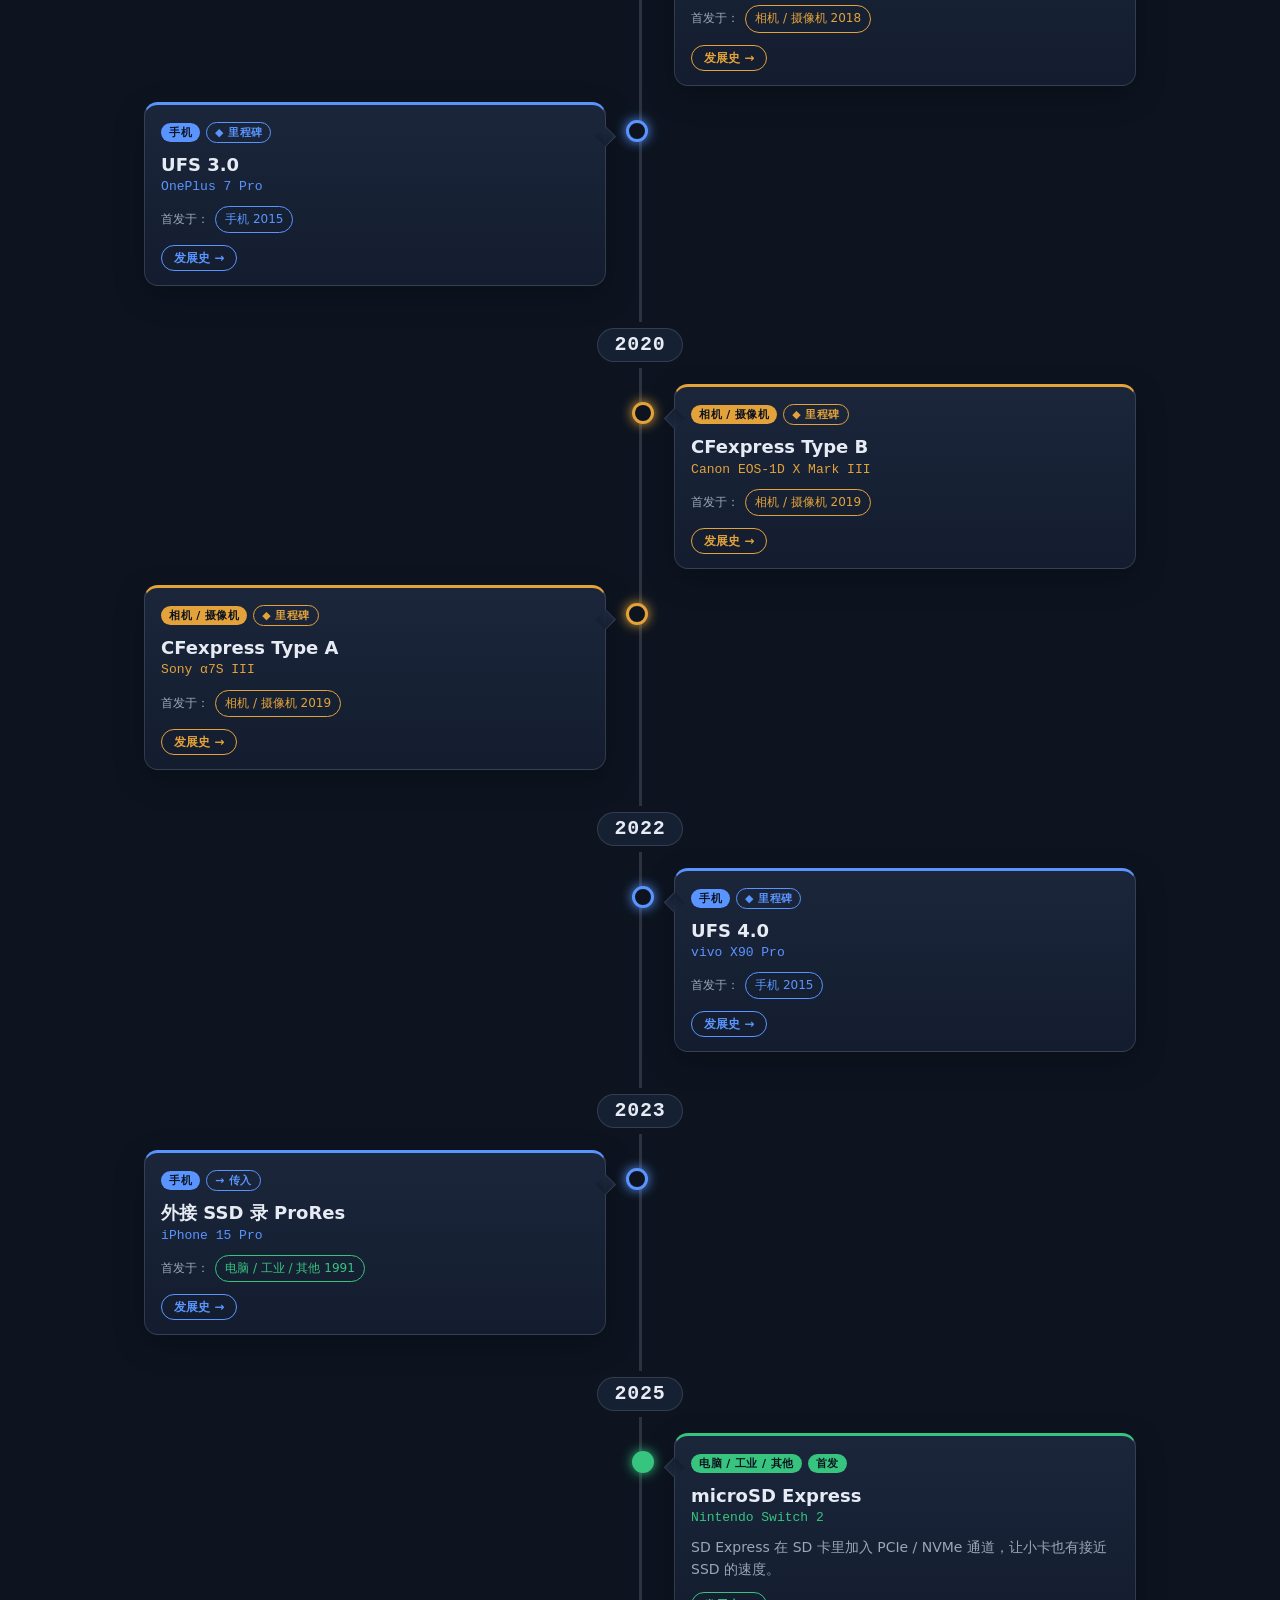
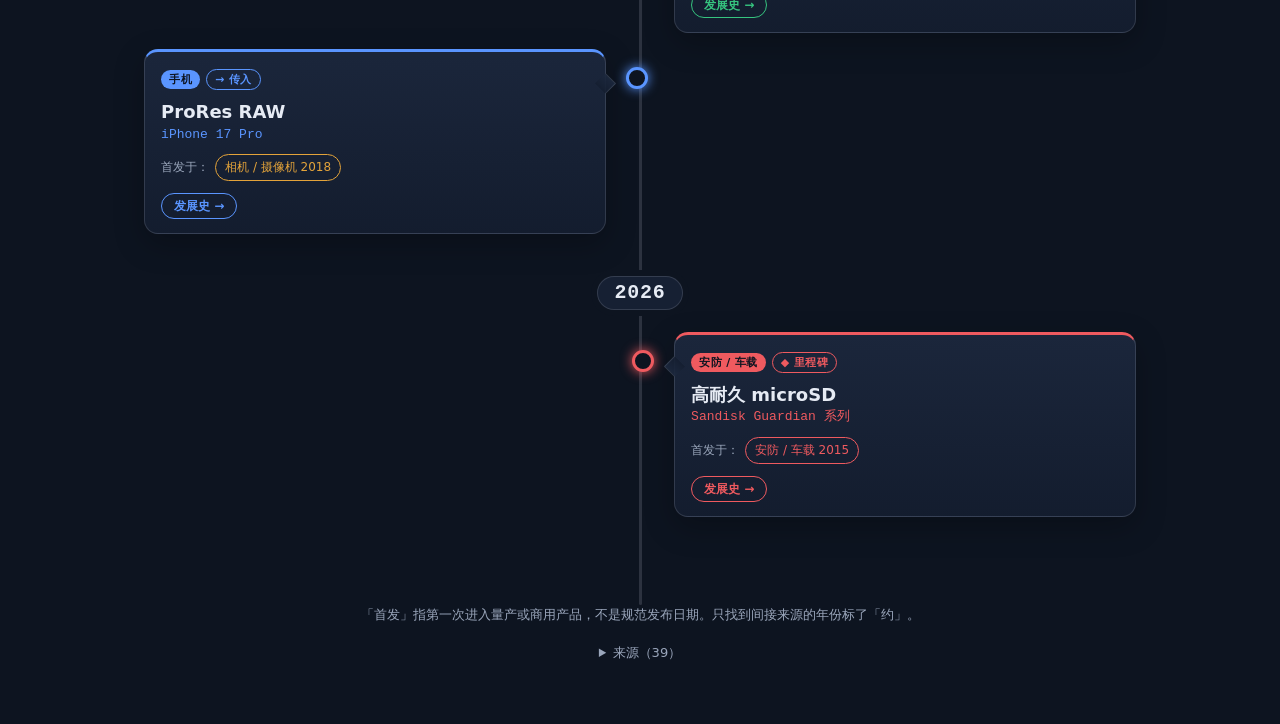
<file: storage-timeline.html>
<!doctype html>
<html lang="zh-CN">
<head>
<meta charset="utf-8">
<meta name="viewport" content="width=device-width, initial-scale=1, viewport-fit=cover">
<title>存储技术时间线 · PhotonFall</title>
<meta name="description" content="照片和视频存储的每项关键技术：CF、SD、microSD、XQD、CFexpress、UFS、NVMe、硬盘与 SSD 录制、无线传输……最先用在相机、手机、安防车载还是电脑等其他设备？">
<style>
:root{--bg:#0d1420;--bg2:#162033;--ink:#e6ebf4;--dim:#9aa6bb;--line:rgba(230,235,244,.14);
  --phone:#5a95ff;--auto:#ef5a5f;--ind:#36c47f;--cam:#e3a33a;--accent:#f0a487;
  --sans:-apple-system,BlinkMacSystemFont,"PingFang SC","Hiragino Sans GB","Microsoft YaHei","Noto Sans SC",system-ui,sans-serif;
  --serif:"Songti SC","Noto Serif SC",Georgia,serif;--mono:ui-monospace,"SF Mono",Menlo,Consolas,monospace}
*{box-sizing:border-box}
html{font-size:clamp(15px,.55vw + 7px,32px)}
html{scroll-behavior:smooth}
body{margin:0;font-size:1rem;background:radial-gradient(120% 60% at 50% 0%,#1d2a44 0%,var(--bg) 55%) fixed,var(--bg);color:var(--ink);font:1rem/1.6 var(--sans);overflow-x:hidden}
a{color:inherit}
#bar{position:fixed;z-index:20;top:0;left:0;height:3px;width:0;background:linear-gradient(90deg,var(--phone),var(--auto),var(--ind),var(--cam))}
header{position:sticky;top:0;z-index:10;display:flex;align-items:center;gap:0.667rem;padding:0.8rem 1.07rem;background:rgba(13,20,32,.72);backdrop-filter:blur(0.667rem);-webkit-backdrop-filter:blur(0.667rem);border-bottom:1px solid var(--line)}
header a,header button{border:1px solid var(--line);border-radius:66.6rem;background:rgba(22,32,51,.7);color:var(--ink);font:500 0.867rem/1 var(--sans);padding:0.6rem 0.933rem;text-decoration:none;cursor:pointer}
header a:hover,header button:hover{border-color:var(--accent)}
header .sp{flex:1}
.hero{max-width:80vw;margin:0 auto;padding:clamp(2.67rem,9vh,6.4rem) 1.07rem 1.6rem;text-align:center}
.eye{margin:0 0 0.8rem;font:600 0.8rem/1 var(--mono);letter-spacing:.22em;text-transform:uppercase;color:var(--accent)}
h1{margin:0;font:800 clamp(2.27rem,5vw,7rem)/1.08 var(--sans);letter-spacing:-.02em;background:linear-gradient(100deg,#ffe9c7,#f0a487 40%,#a9d4ff 80%);-webkit-background-clip:text;background-clip:text;color:transparent}
.sub{max-width:41.3rem;margin:1.2rem auto 0;color:var(--dim)}
.stats{display:grid;grid-template-columns:repeat(4,minmax(0,1fr));gap:0.667rem;max-width:48rem;margin:2rem auto 0;padding:0;list-style:none}
.stats li{display:flex}
@media (max-width:560px){.stats{grid-template-columns:repeat(2,minmax(0,1fr))}}
.stats button{width:100%;border:1.5px solid var(--c);border-radius:0.933rem;background:rgba(22,32,51,.6);color:var(--ink);padding:0.8rem 0.933rem;cursor:pointer;font:inherit;transition:opacity .2s,transform .2s,background .2s}
.stats button:hover{transform:translateY(-2px)}
.stats button[aria-pressed=false]{opacity:.35}
.stats b{display:block;font:800 2rem/1 var(--mono);color:var(--c)}
.stats span{font-size:0.867rem;color:var(--dim)}
.hint{margin:0.8rem 0 0;font-size:0.8rem;color:var(--dim)}
.legend{display:flex;justify-content:center;gap:1.07rem;margin:0.667rem 0 0;font-size:0.8rem;color:var(--dim)}
.legend i{display:inline-block;width:0.933rem;height:0.667rem;border-radius:3px;margin-right:0.4rem;vertical-align:-1px;border:1.5px solid var(--dim)}
.legend .solid i{background:var(--dim)}

/* 时间线主体 */
.tl{position:relative;max-width:80vw;margin:1.6rem auto 0;padding:1.33rem 1.07rem 5.33rem;list-style:none}
.tl::before,.tl .fill{content:"";position:absolute;top:0;left:50%;width:3px;margin-left:-1.5px;border-radius:3px}
.tl::before{bottom:0;background:var(--line)}
.tl .fill{height:0;background:linear-gradient(180deg,var(--cam),var(--auto),var(--ind),var(--phone));box-shadow:0 0 0.933rem rgba(240,164,135,.5)}
.yr{position:relative;display:flex;justify-content:center;margin:2.27rem 0 0.933rem}
.yr span{position:relative;z-index:1;padding:0.4rem 1.07rem;border-radius:66.6rem;background:var(--bg2);border:1px solid var(--line);font:800 1.33rem/1 var(--mono);letter-spacing:.04em;box-shadow:0 0 0 0.4rem var(--bg)}
.it{position:relative;width:50%;padding:0.533rem 2.27rem 0.533rem 0}
.it.r{margin-left:50%;padding:0.533rem 0 0.533rem 2.27rem}
.it::after{content:"";position:absolute;top:1.73rem;right:-.533rem;width:1.07rem;height:1.07rem;border-radius:50%;background:var(--bg);border:3px solid var(--c);box-shadow:0 0 0.8rem var(--c)}
.it.r::after{right:auto;left:-.533rem}
.it.first::after{background:var(--c)}
.card{position:relative;padding:0.933rem 1.07rem;border-radius:0.933rem;background:linear-gradient(180deg,rgba(28,40,62,.92),rgba(20,30,48,.92));border:1px solid var(--line);border-top:3px solid var(--c);box-shadow:0 0.667rem 2rem rgba(0,0,0,.25);
  opacity:0;transform:translateY(1.6rem) scale(.98);transition:opacity .6s ease,transform .6s ease}
.it.in .card{opacity:1;transform:none}
.card::before{content:"";position:absolute;top:1.6rem;right:-.533rem;width:0.933rem;height:0.933rem;background:inherit;border-right:1px solid var(--line);border-top:1px solid var(--line);transform:rotate(45deg)}
.it.r .card::before{right:auto;left:-.533rem;transform:rotate(-135deg)}
.tag{display:inline-flex;gap:0.4rem;align-items:center;font:600 0.733rem/1 var(--sans);letter-spacing:.04em}
.tag em{font-style:normal;padding:0.267rem 0.533rem;border-radius:66.6rem;background:var(--c);color:#0d1420}
.tag .flw{background:transparent;border:1px solid var(--c);color:var(--c)}
.card h3{margin:0.667rem 0 2px;font:700 1.2rem/1.3 var(--sans)}
.card .prod{margin:0;font:500 0.867rem/1.4 var(--mono);color:var(--c)}
.card p.d{margin:0.533rem 0 0;font-size:0.933rem;color:var(--dim)}
.card .to{display:flex;flex-wrap:wrap;gap:0.4rem;margin:0.667rem 0 0;font-size:0.8rem;color:var(--dim);align-items:center}
.card .to a{padding:3px 0.6rem;border-radius:66.6rem;border:1px solid var(--cc);color:var(--cc);text-decoration:none}
.card .to a:hover{background:var(--cc);color:#0d1420}
.it.off{display:none}
.it.flash .card{box-shadow:0 0 0 2px var(--c),0 0.667rem 2rem rgba(0,0,0,.25)}
.refs{margin-top:1.2rem;text-align:left}.refs summary{cursor:pointer;text-align:center}.refs ol{columns:2 22rem;font-size:.8rem;line-height:1.5}.refs a{color:var(--dim)}
footer{max-width:80vw;margin:0 auto;padding:0 1.07rem 4rem;text-align:center;font-size:0.867rem;color:var(--dim)}

@media (max-width:720px){
  .hero,.tl,footer{max-width:none}
  .tl::before,.tl .fill{left:1.6rem}
  .it,.it.r{width:auto;margin-left:0;padding:0.533rem 0 0.533rem 3.47rem}
  .it::after,.it.r::after{left:1.07rem;right:auto}
  .card::before,.it.r .card::before{right:auto;left:-.533rem;transform:rotate(-135deg)}
  .yr{justify-content:flex-start}
  .yr span{margin-left:0}
}
@media (prefers-reduced-motion:reduce){html{scroll-behavior:auto}.card{transition:none;opacity:1;transform:none}}
</style>
</head>
<body data-tl="stor">
<div id="bar" aria-hidden="true"></div>
<header>
  <a href="index.html#/" id="home">⌂ PhotonFall</a>
  <a href="index.html#/step/34" id="steplink"></a>
  <span class="sp"></span>
  <button type="button" id="lang"></button>
</header>
<section class="hero">
  <p class="eye" id="eyebrow">Storage &amp; Transfer</p>
  <h1 id="h1"></h1>
  <p class="sub" id="sub"></p>
  <ul class="stats" id="stats"></ul>
  <p class="hint" id="hint"></p>
  <p class="legend" id="legend"></p>
</section>
<ol class="tl" id="tl"><li class="fill" aria-hidden="true"></li></ol>
<footer id="foot"></footer>

<script src="js/i18n.js"></script>
<script src="js/tl-core.js"></script>
<script src="js/stortl.js"></script>
<script src="js/tl-page.js"></script>
</body>
</html>
</file>
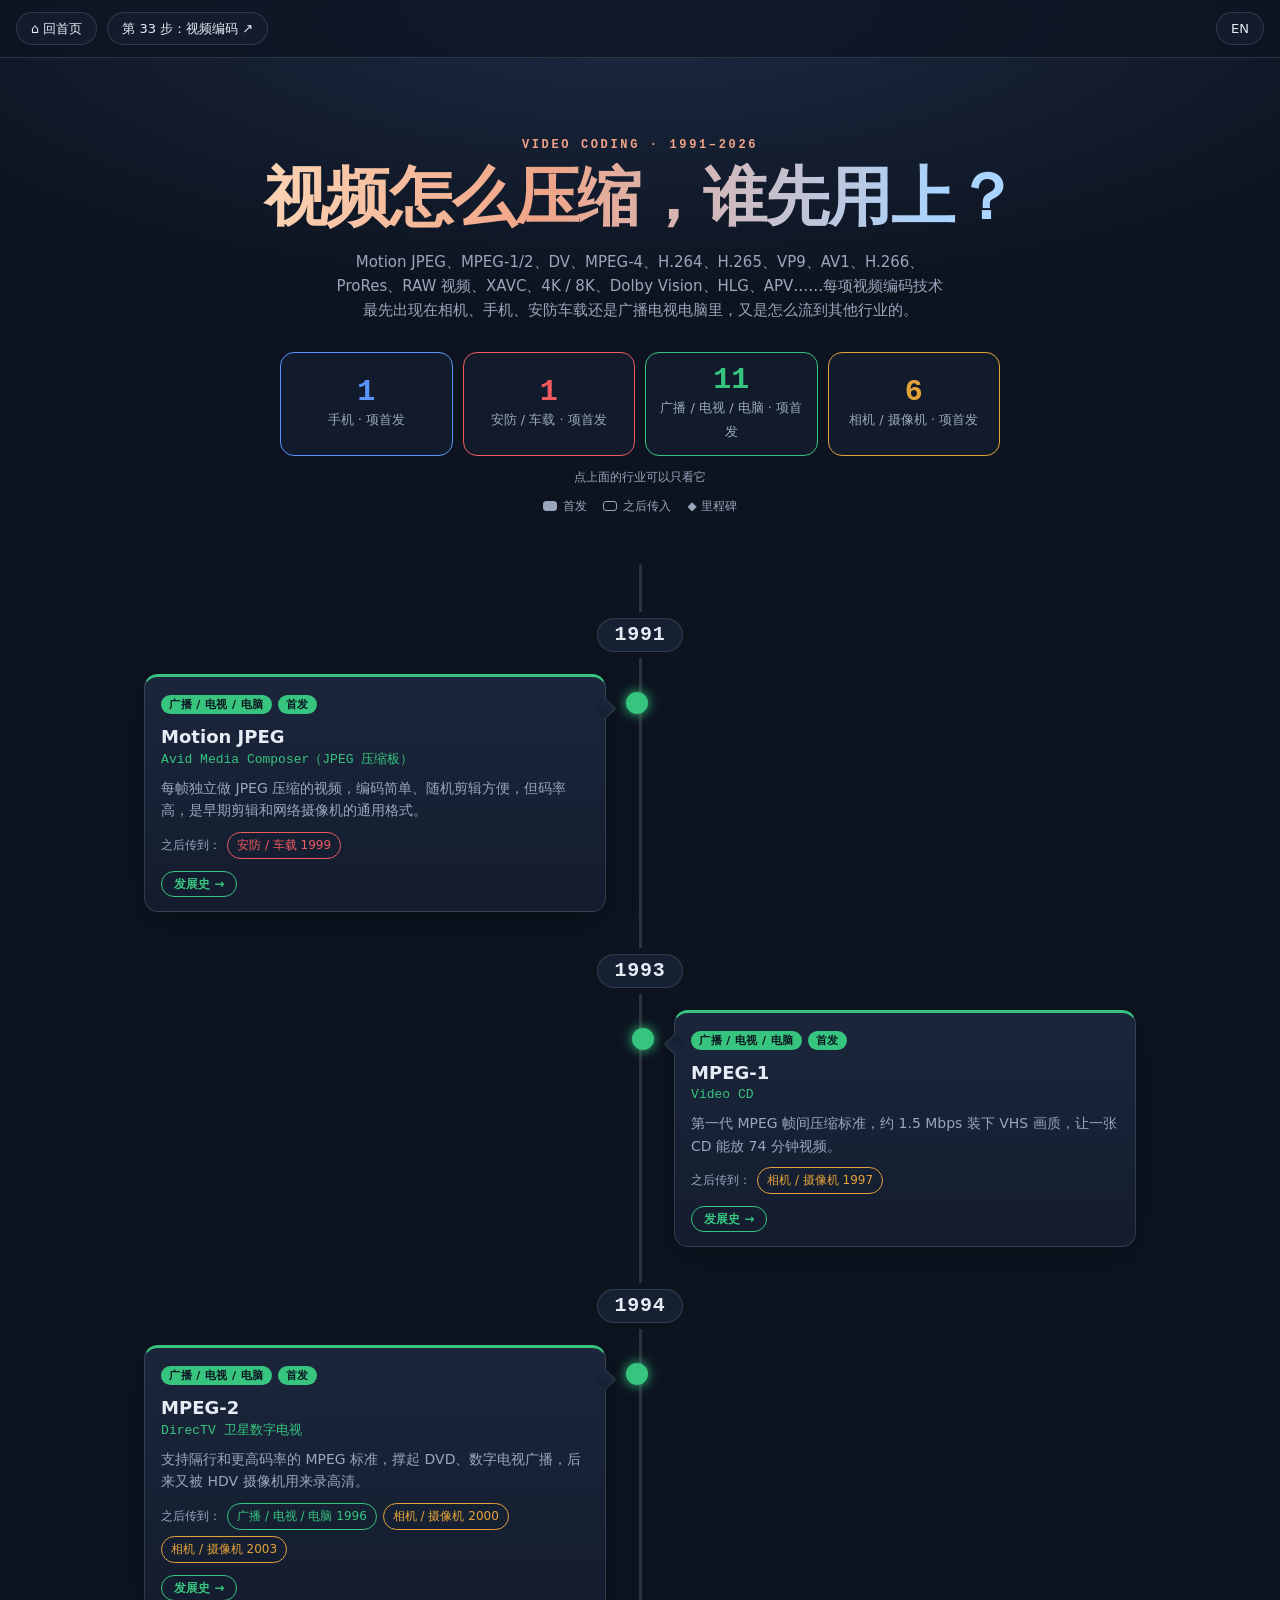
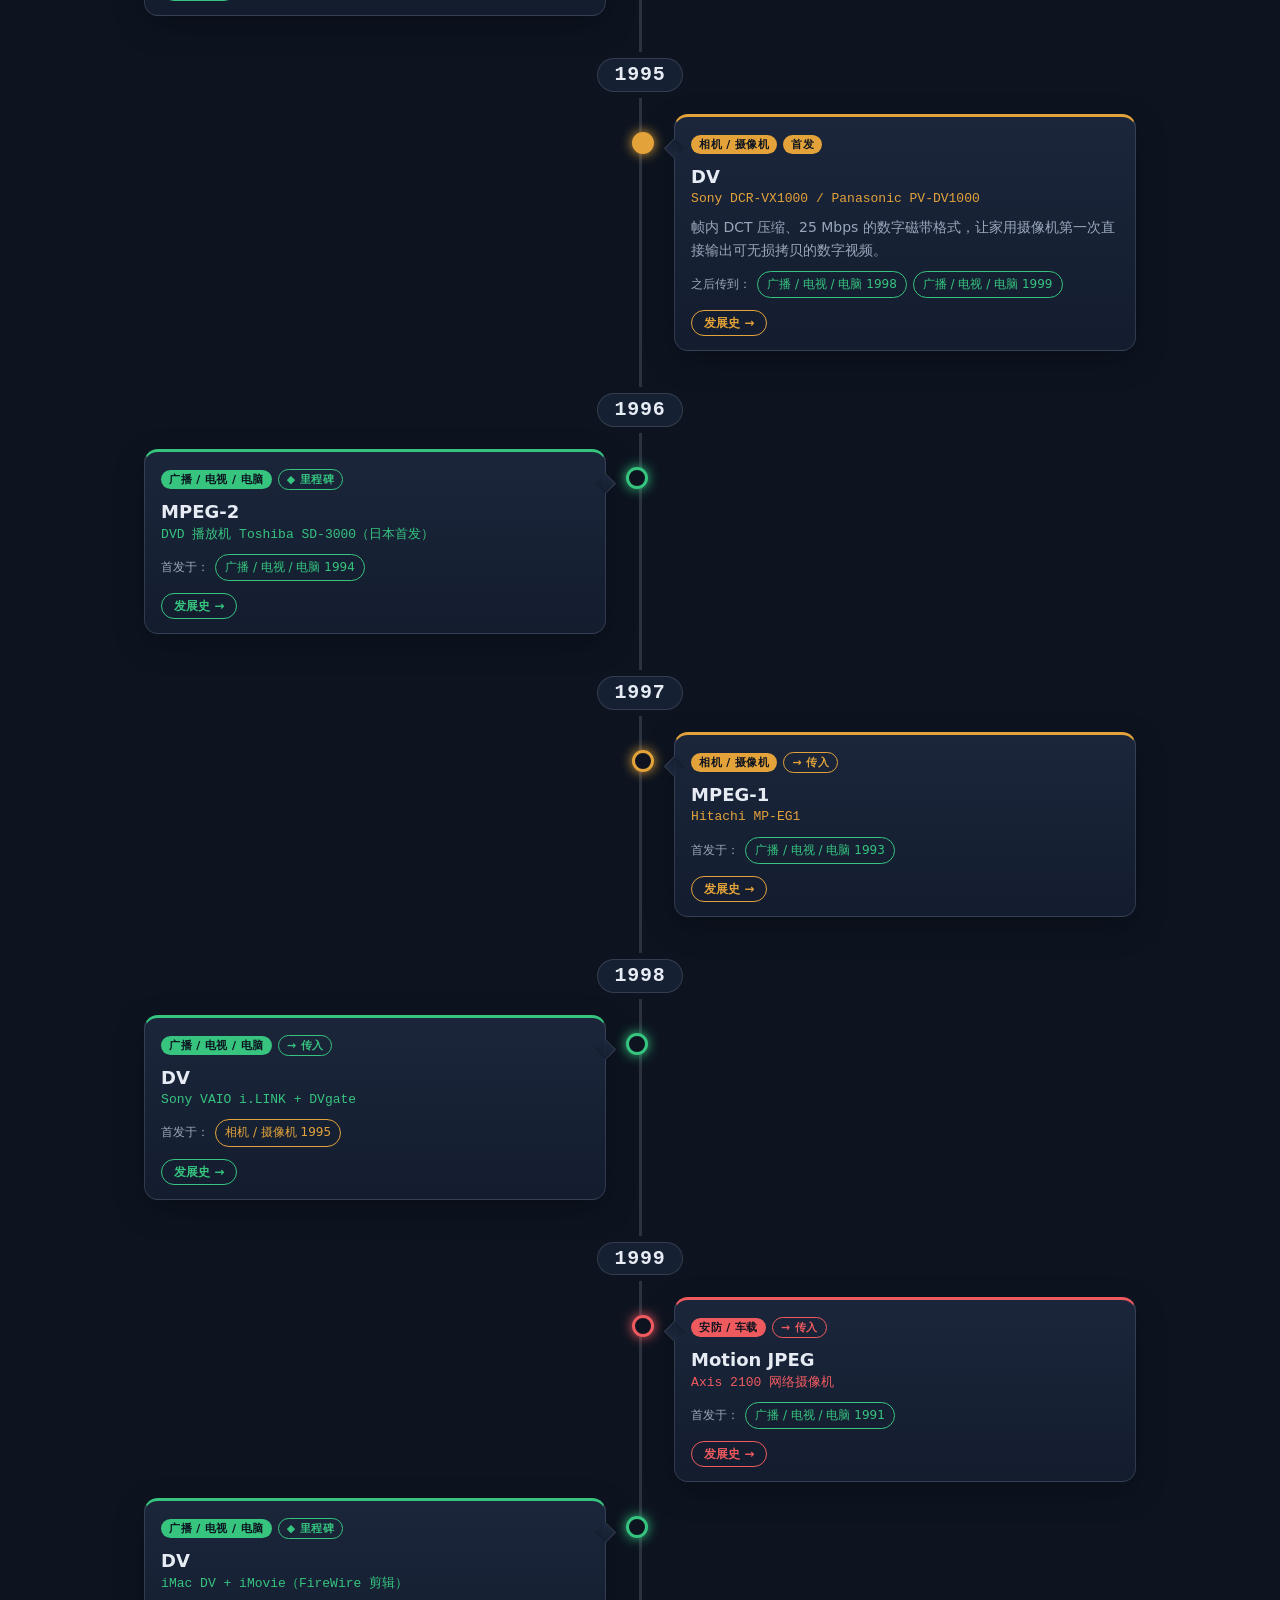
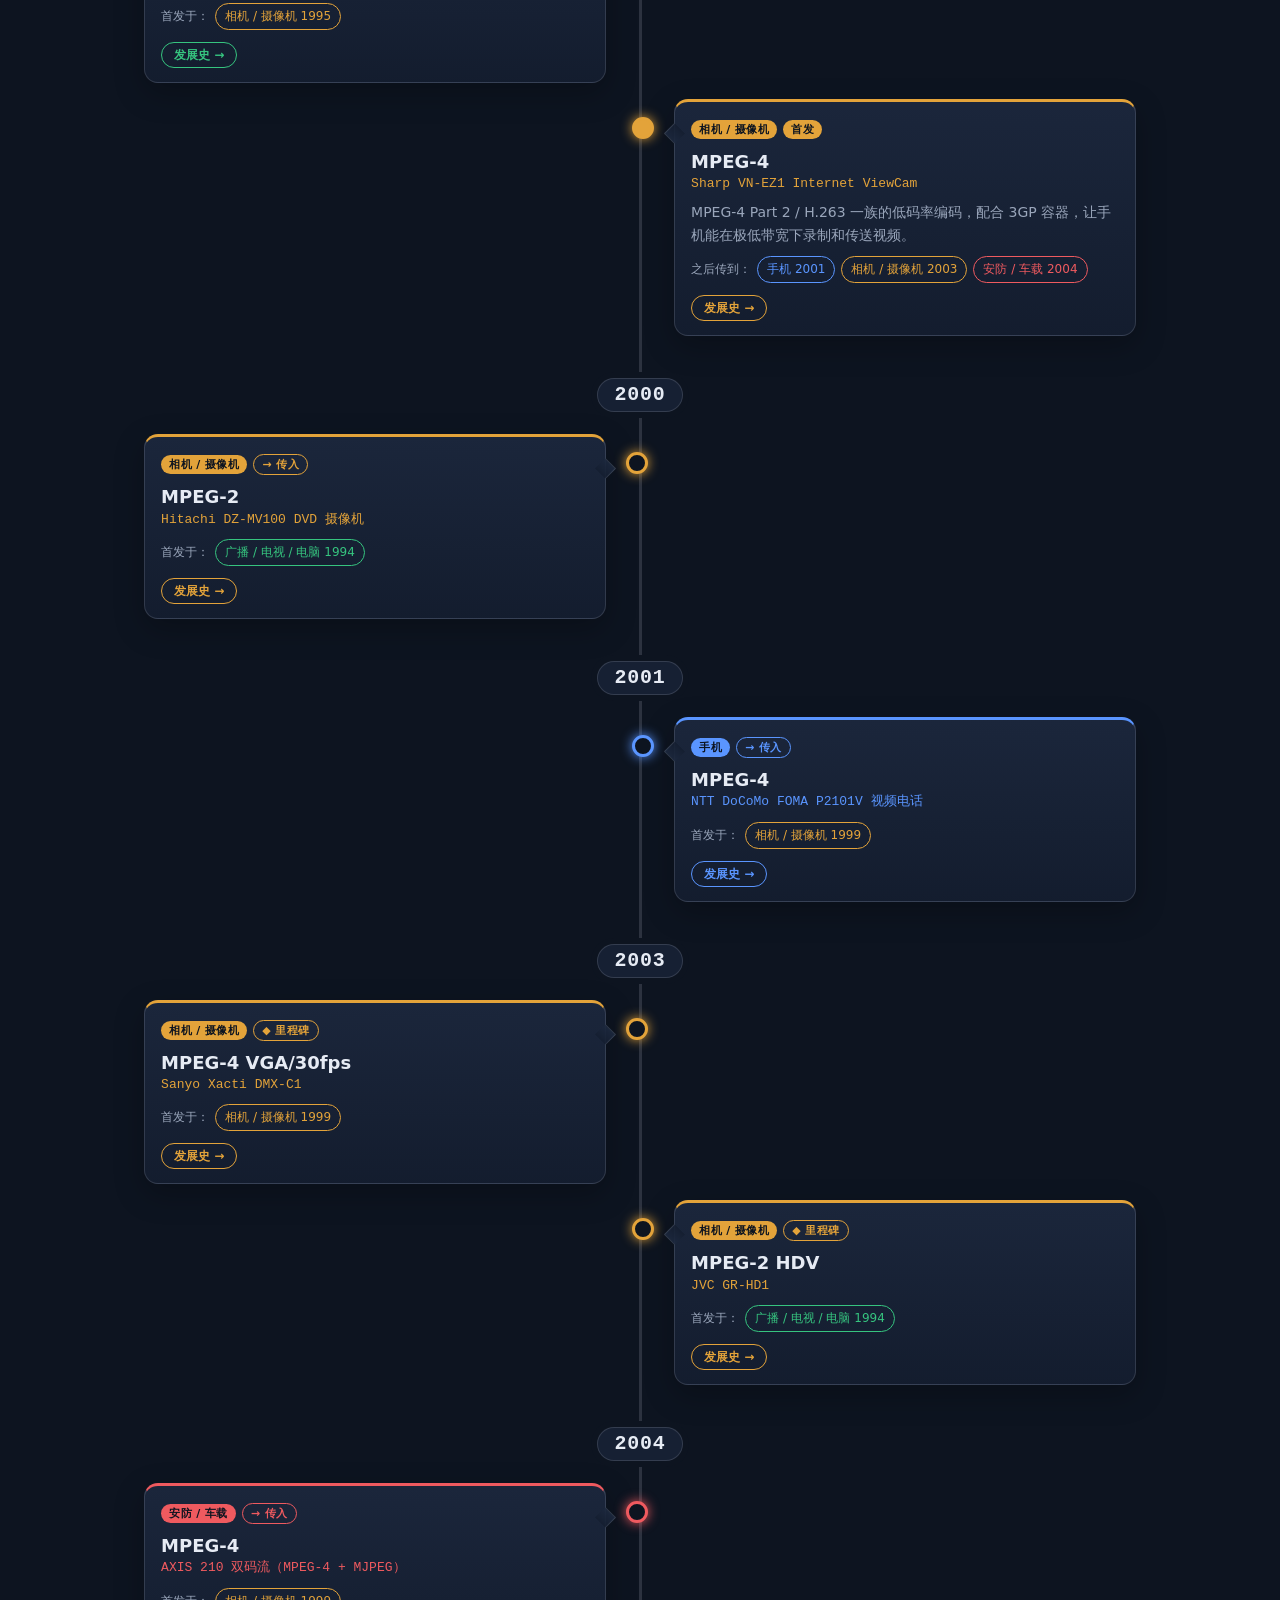
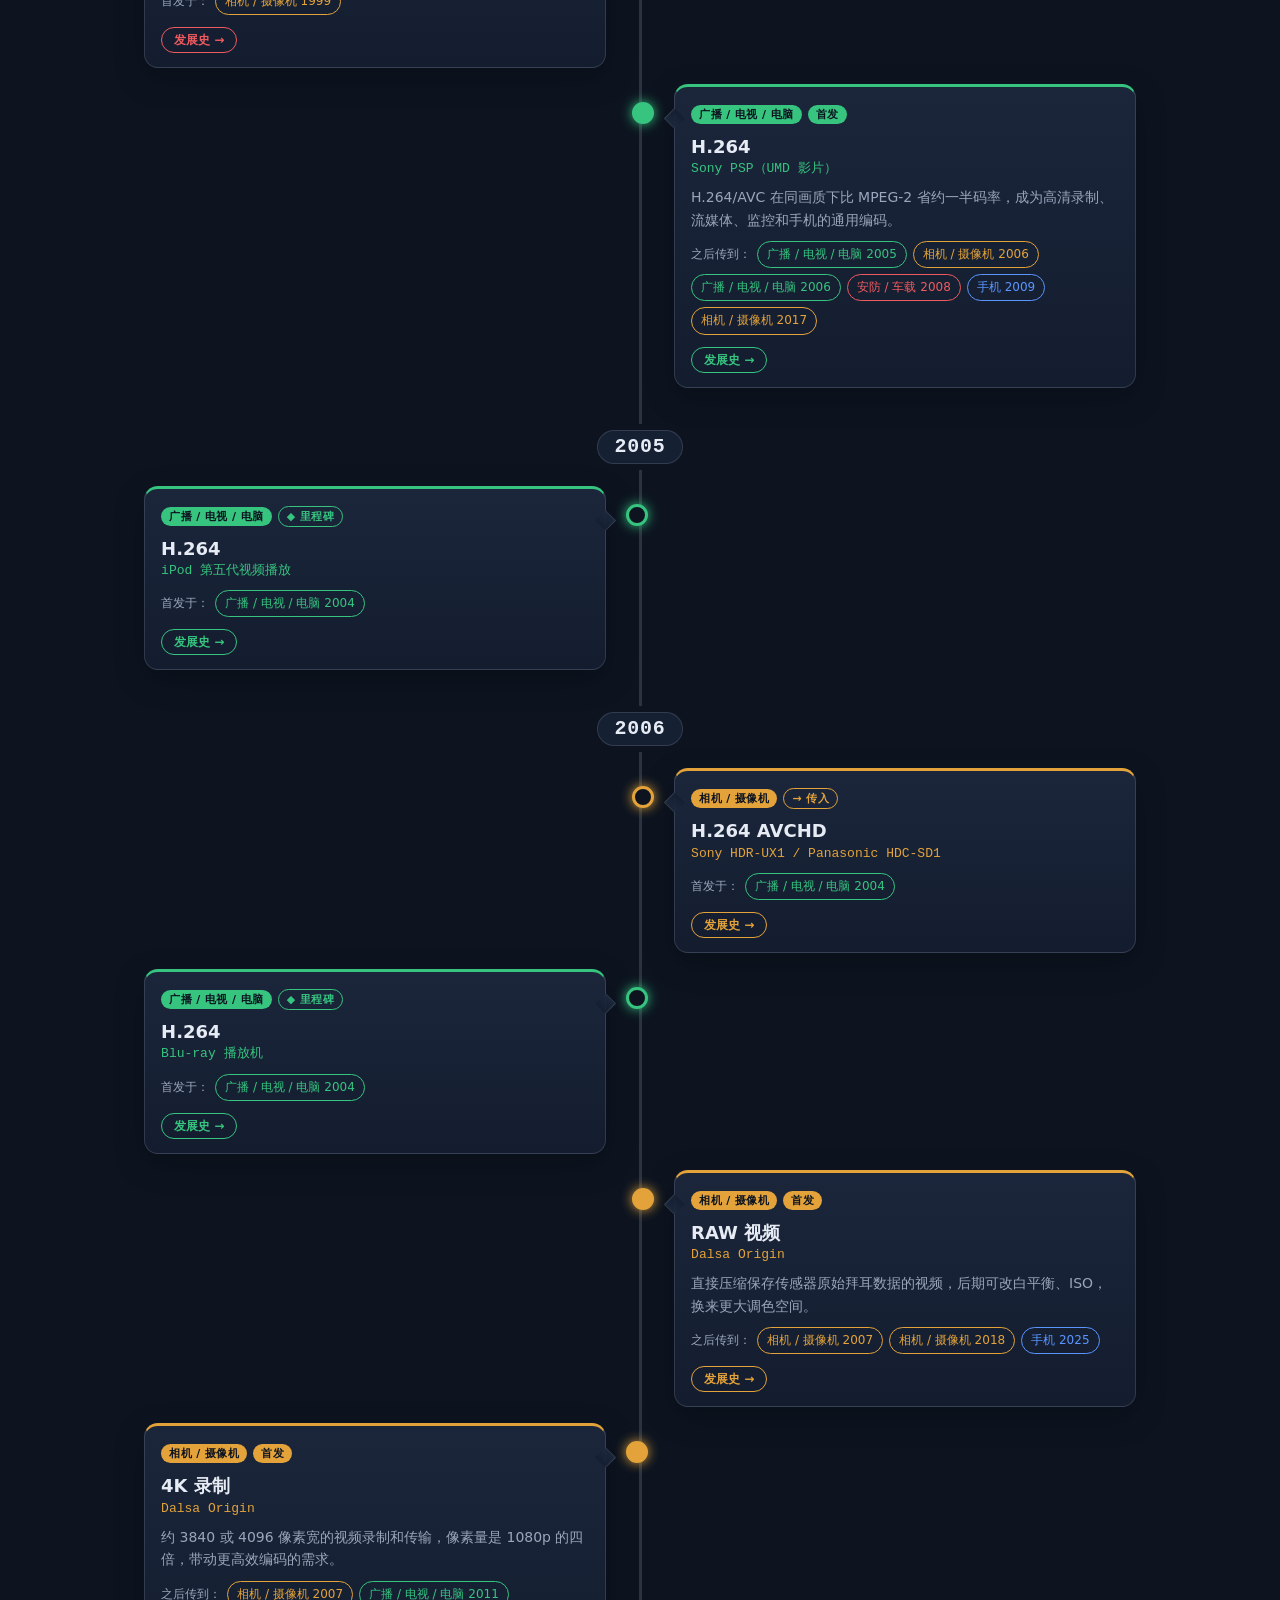
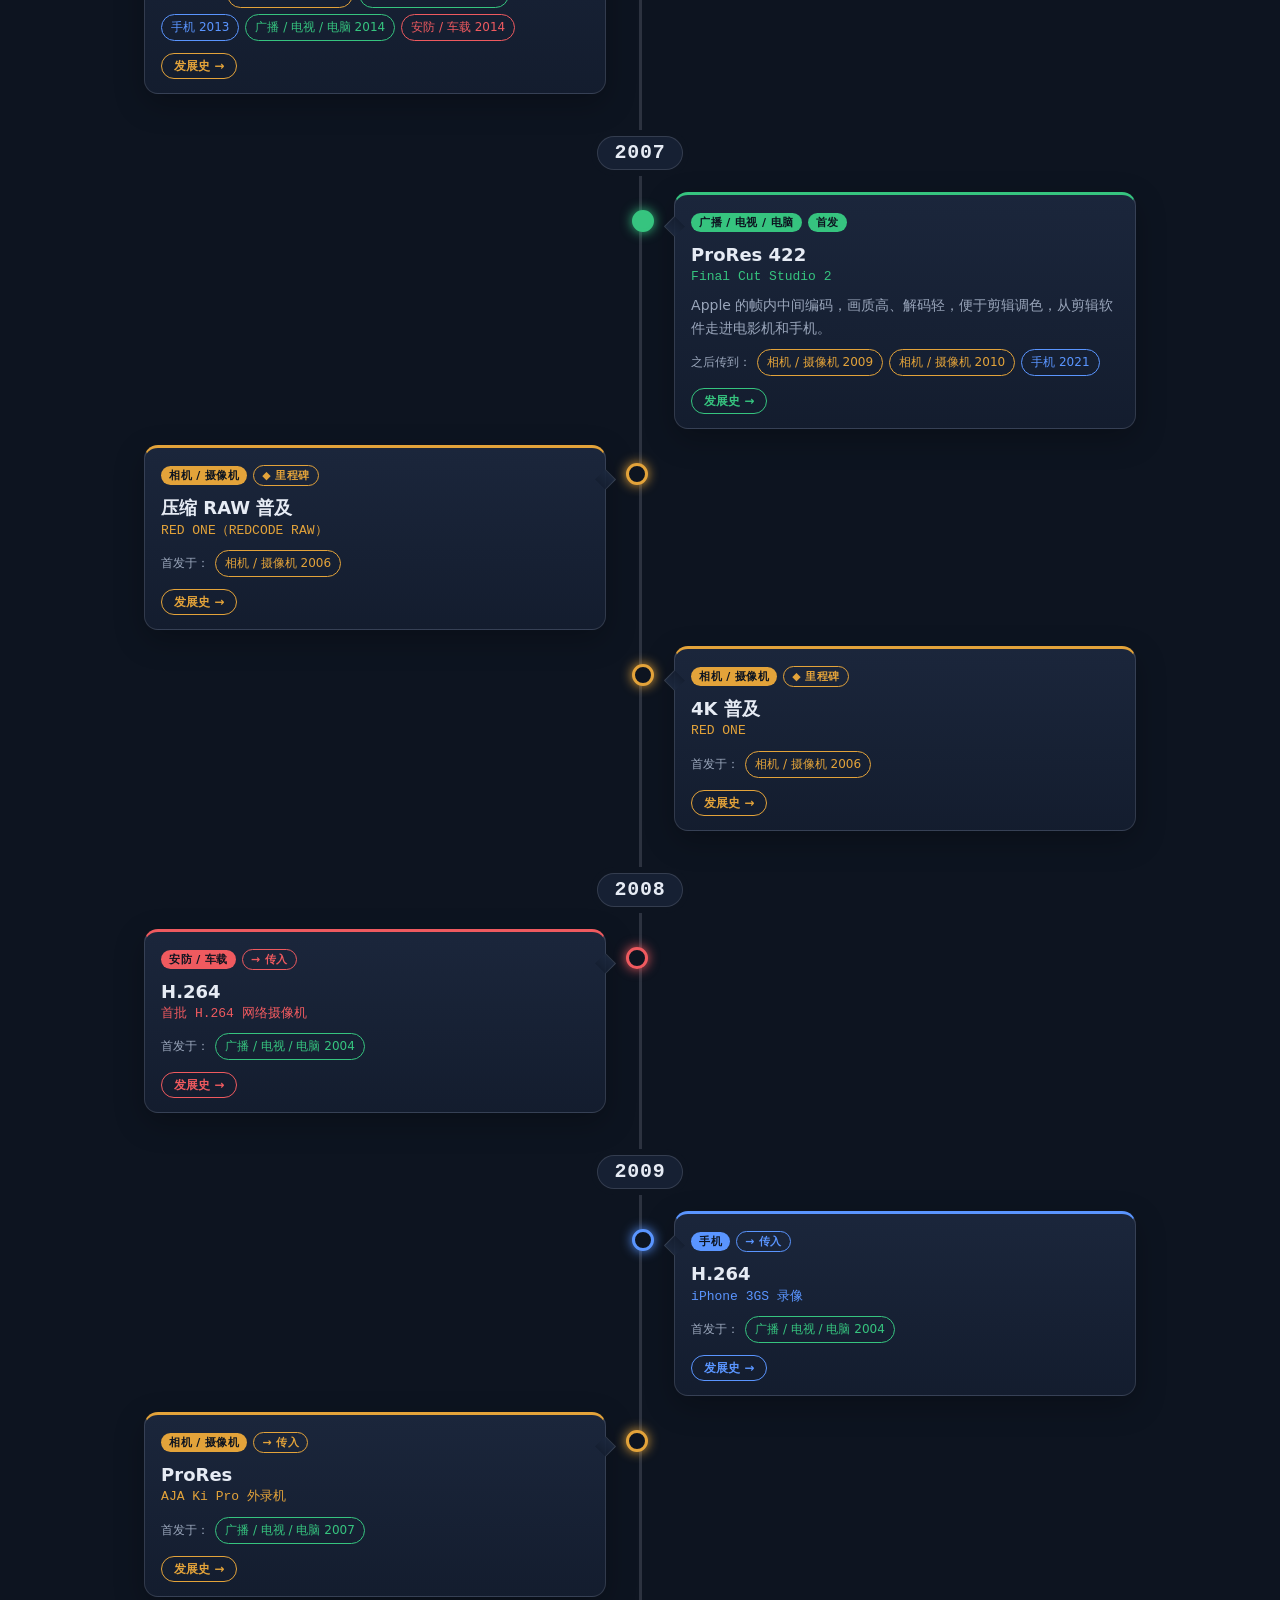
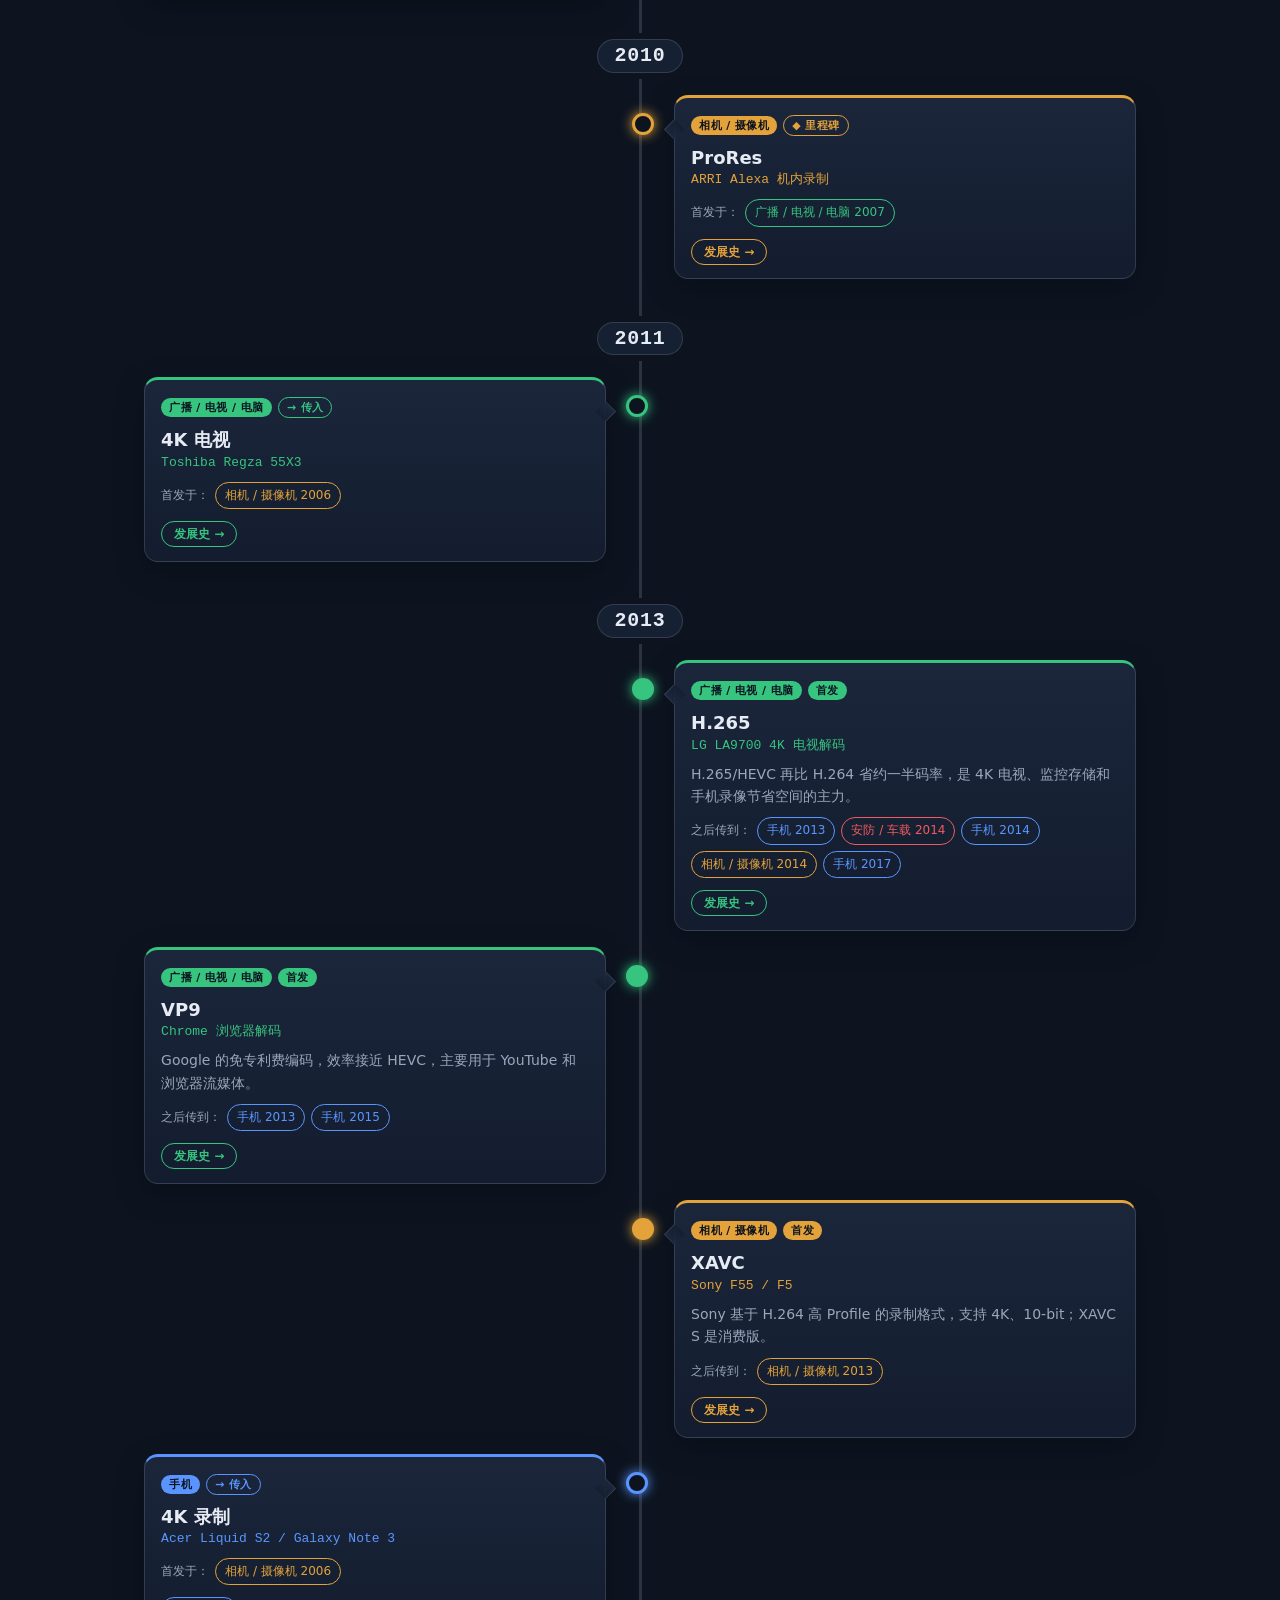
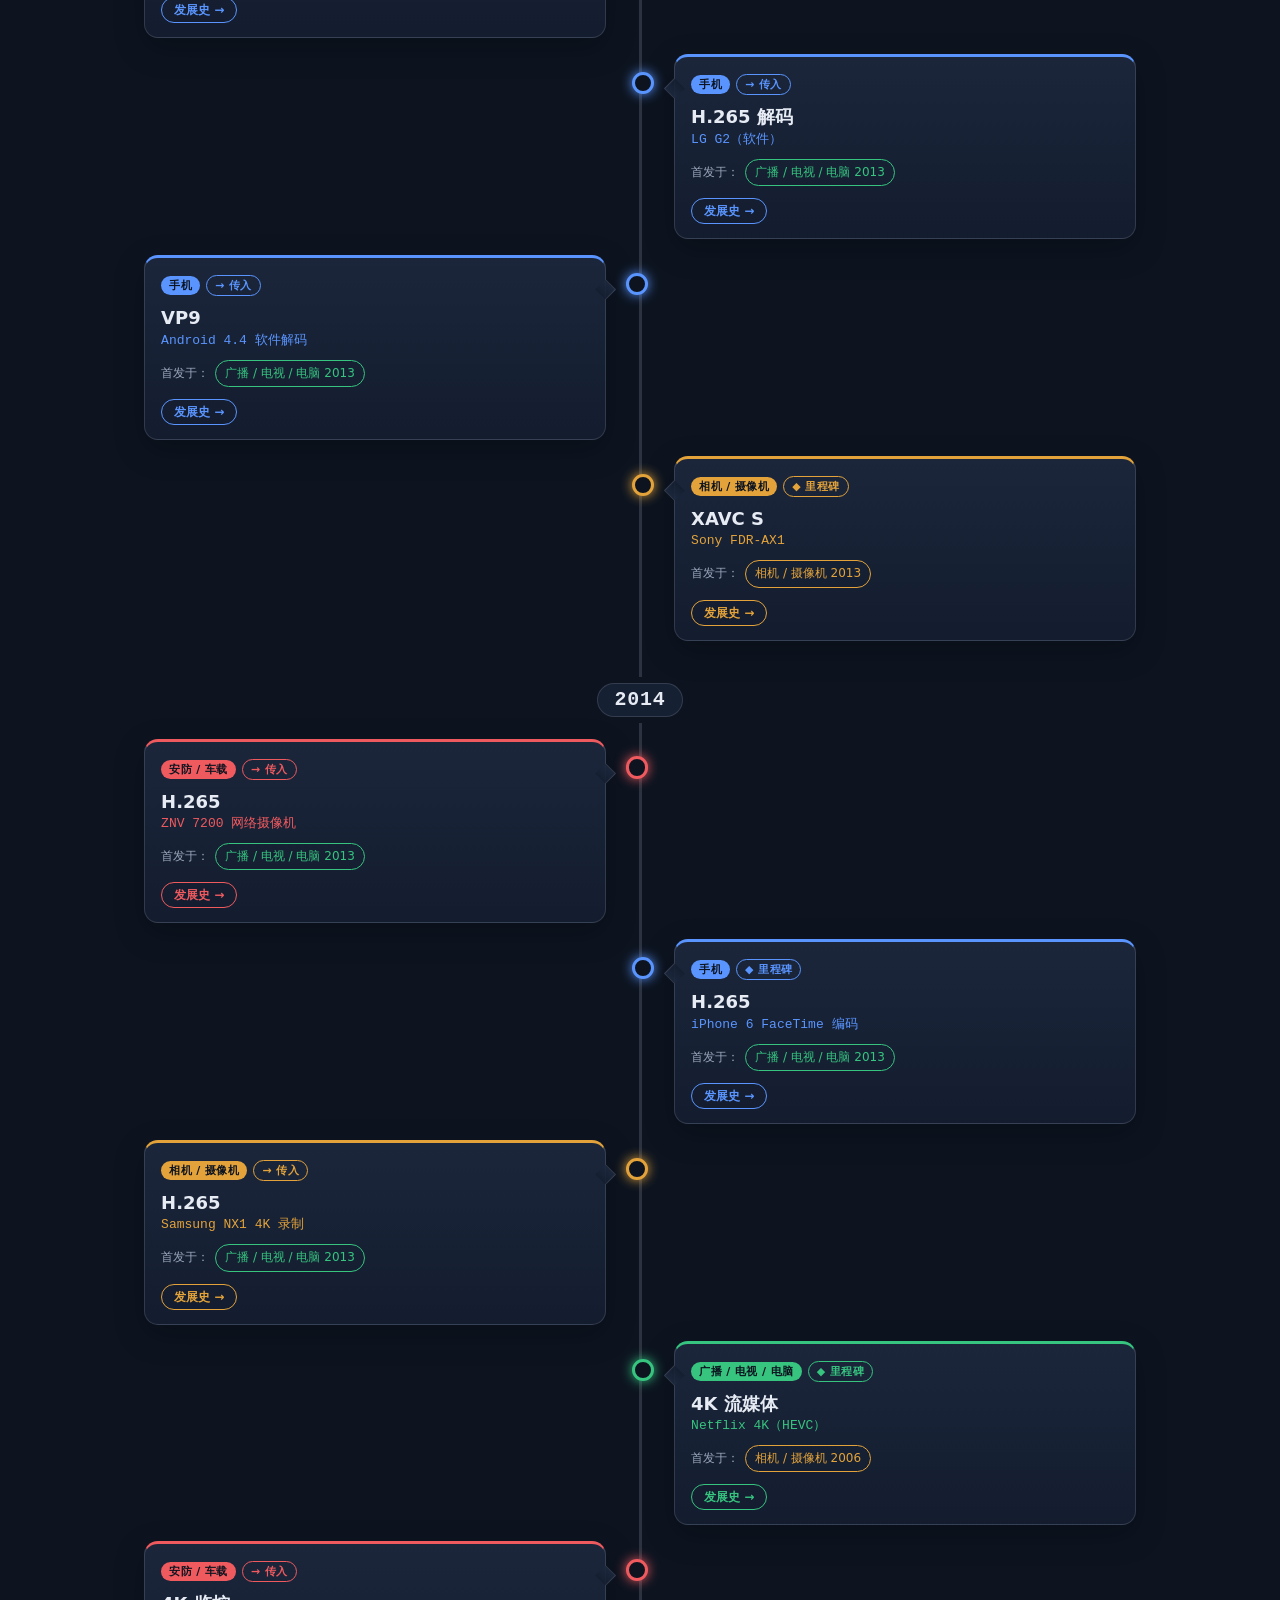
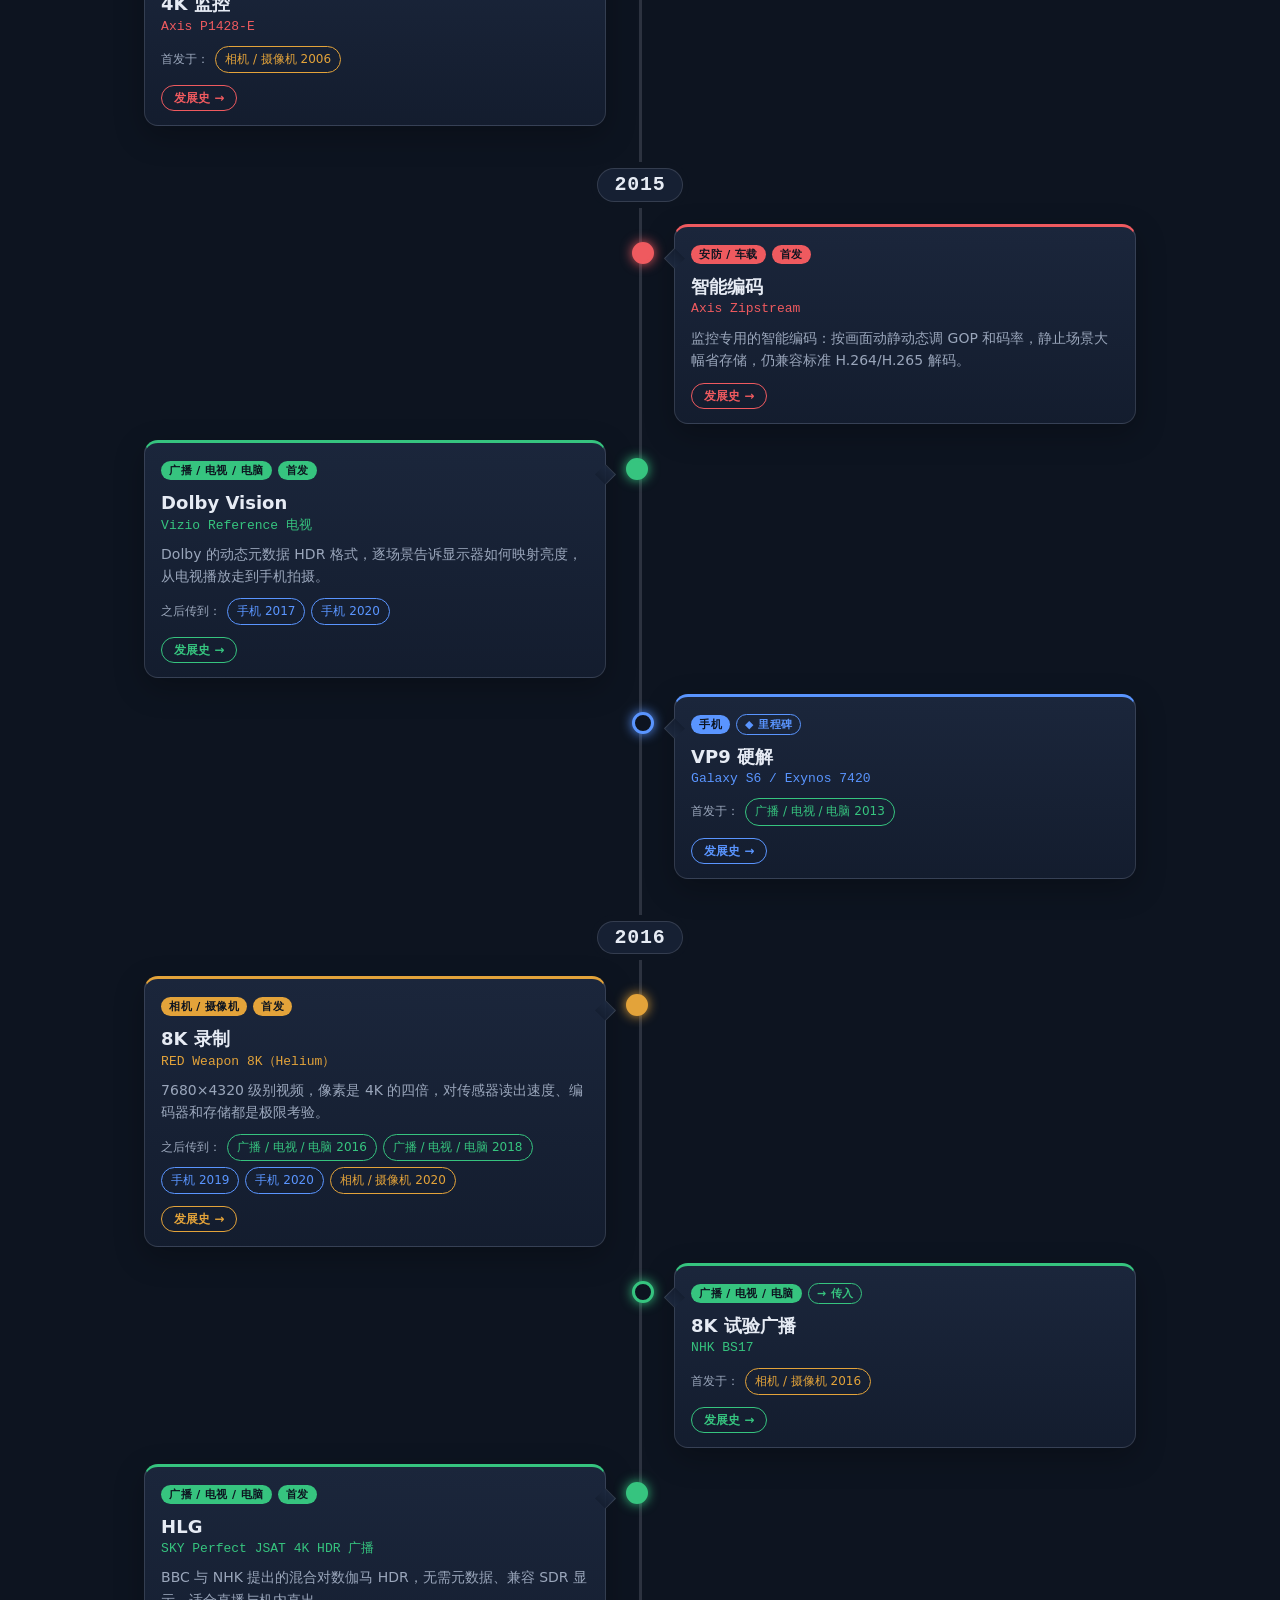
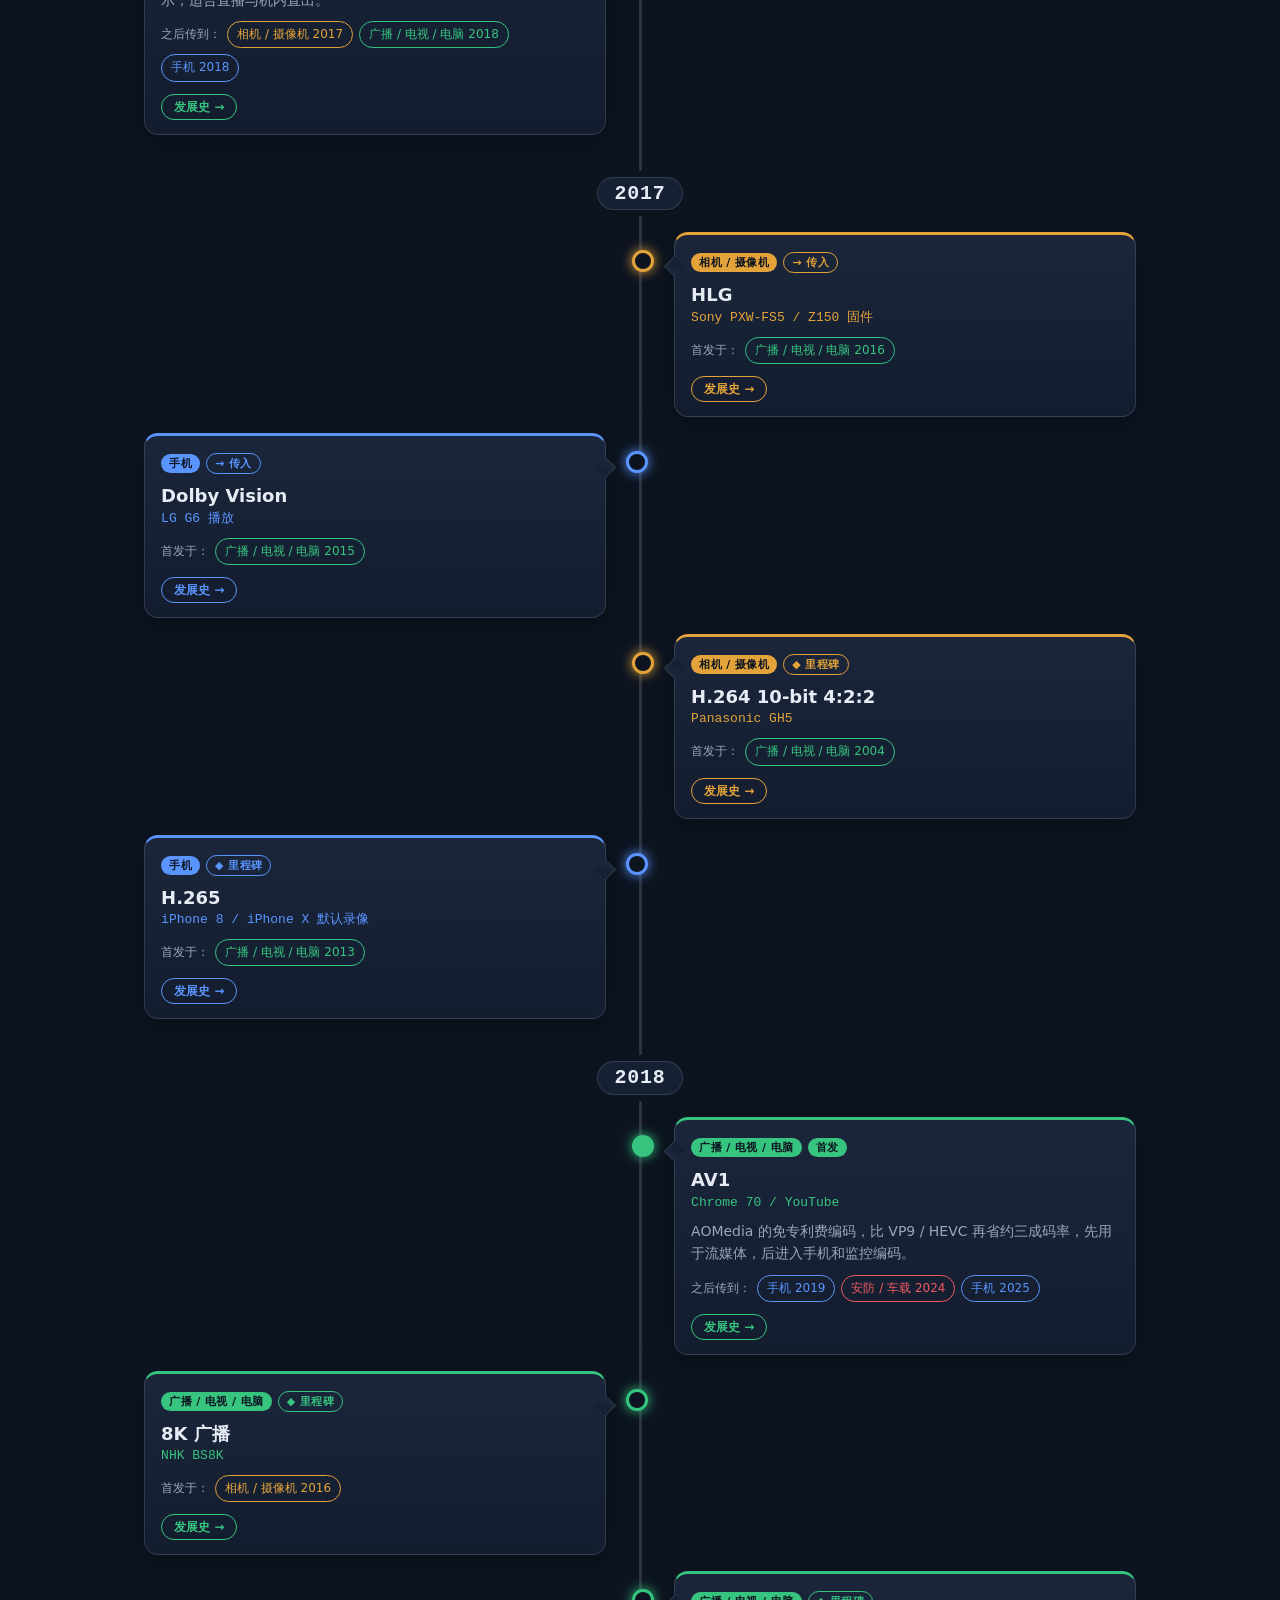
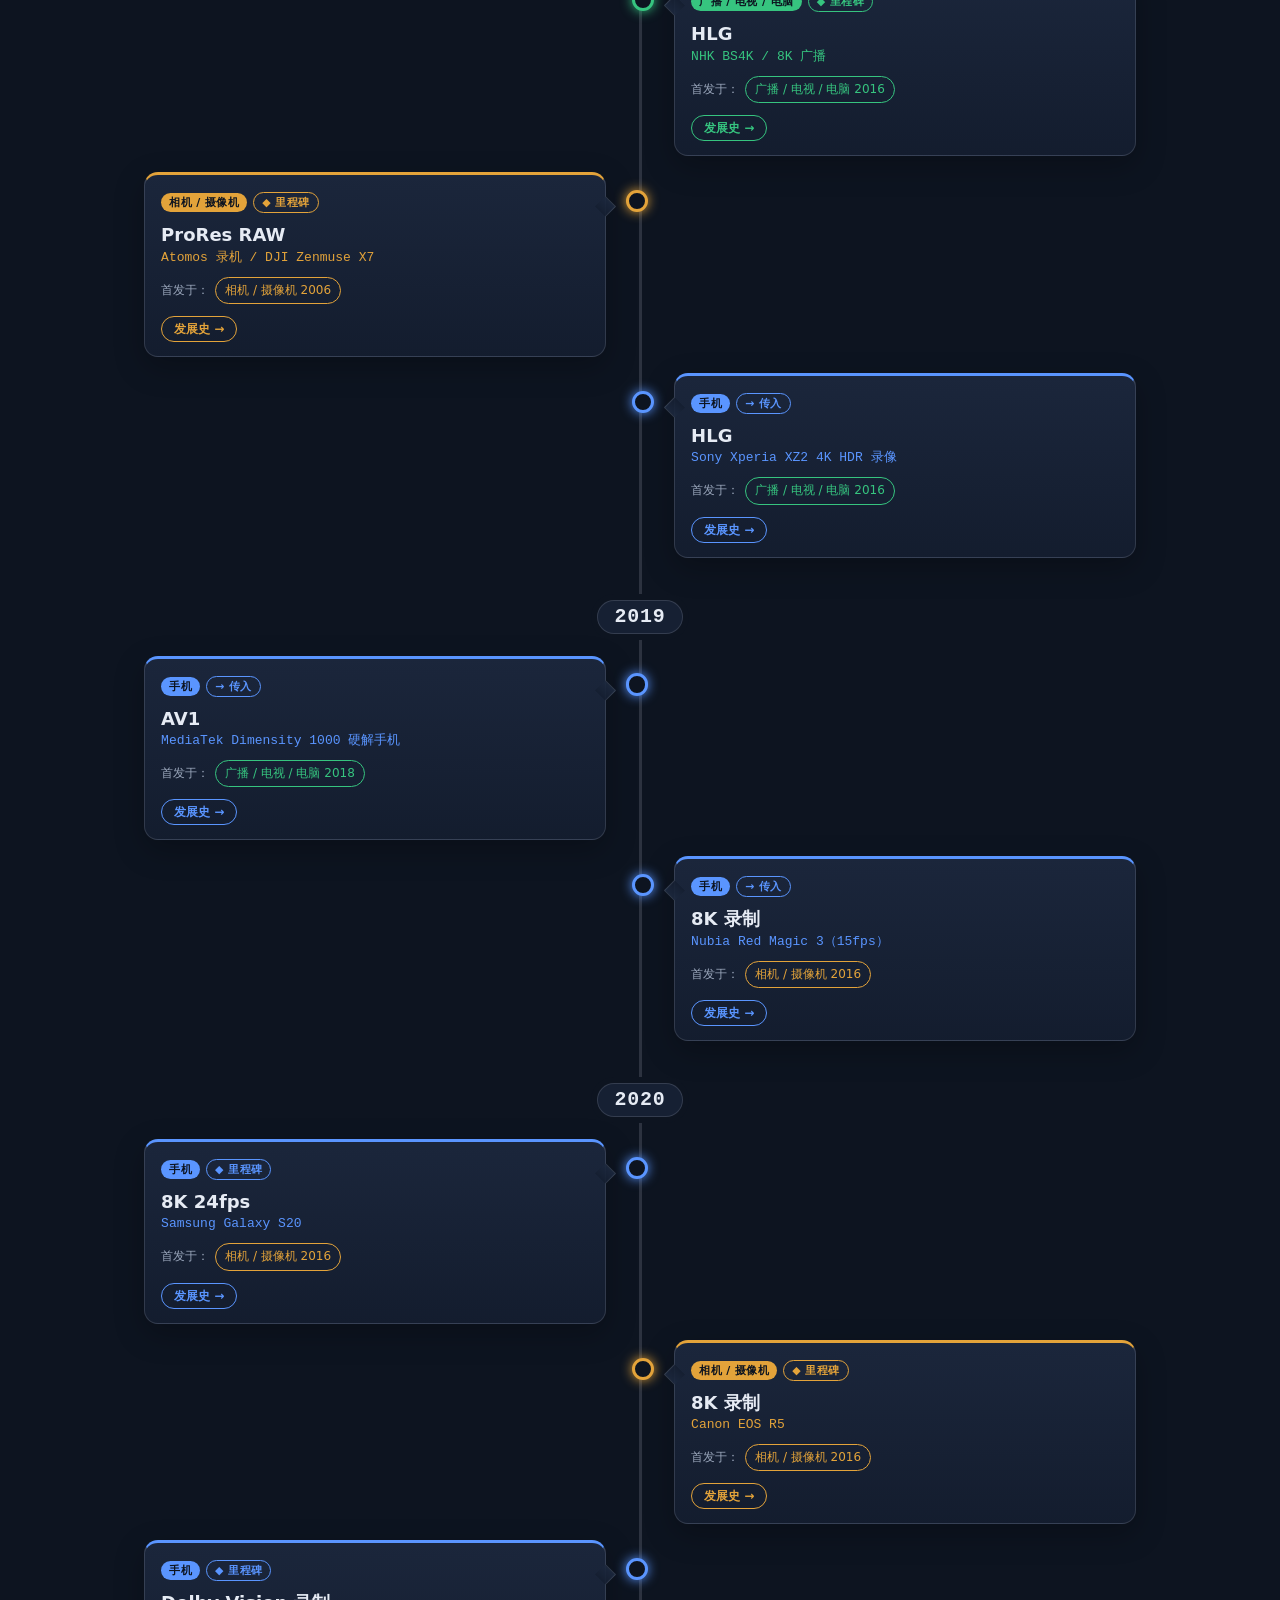
<file: video-timeline.html>
<!doctype html>
<html lang="zh-CN">
<head>
<meta charset="utf-8">
<meta name="viewport" content="width=device-width, initial-scale=1, viewport-fit=cover">
<title>视频编码技术时间线 · PhotonFall</title>
<meta name="description" content="视频编码的每项关键技术：MPEG-1/2、Motion JPEG、DV、H.264、AVCHD、H.265、VP9、AV1、ProRes、RAW 视频、4K / 8K、HDR 视频、高帧率……最先用在相机、手机、安防车载还是广播电视电脑？">
<style>
:root{--bg:#0d1420;--bg2:#162033;--ink:#e6ebf4;--dim:#9aa6bb;--line:rgba(230,235,244,.14);
  --phone:#5a95ff;--auto:#ef5a5f;--ind:#36c47f;--cam:#e3a33a;--accent:#f0a487;
  --sans:-apple-system,BlinkMacSystemFont,"PingFang SC","Hiragino Sans GB","Microsoft YaHei","Noto Sans SC",system-ui,sans-serif;
  --serif:"Songti SC","Noto Serif SC",Georgia,serif;--mono:ui-monospace,"SF Mono",Menlo,Consolas,monospace}
*{box-sizing:border-box}
html{font-size:clamp(15px,.55vw + 7px,32px)}
html{scroll-behavior:smooth}
body{margin:0;font-size:1rem;background:radial-gradient(120% 60% at 50% 0%,#1d2a44 0%,var(--bg) 55%) fixed,var(--bg);color:var(--ink);font:1rem/1.6 var(--sans);overflow-x:hidden}
a{color:inherit}
#bar{position:fixed;z-index:20;top:0;left:0;height:3px;width:0;background:linear-gradient(90deg,var(--phone),var(--auto),var(--ind),var(--cam))}
header{position:sticky;top:0;z-index:10;display:flex;align-items:center;gap:0.667rem;padding:0.8rem 1.07rem;background:rgba(13,20,32,.72);backdrop-filter:blur(0.667rem);-webkit-backdrop-filter:blur(0.667rem);border-bottom:1px solid var(--line)}
header a,header button{border:1px solid var(--line);border-radius:66.6rem;background:rgba(22,32,51,.7);color:var(--ink);font:500 0.867rem/1 var(--sans);padding:0.6rem 0.933rem;text-decoration:none;cursor:pointer}
header a:hover,header button:hover{border-color:var(--accent)}
header .sp{flex:1}
.hero{max-width:80vw;margin:0 auto;padding:clamp(2.67rem,9vh,6.4rem) 1.07rem 1.6rem;text-align:center}
.eye{margin:0 0 0.8rem;font:600 0.8rem/1 var(--mono);letter-spacing:.22em;text-transform:uppercase;color:var(--accent)}
h1{margin:0;font:800 clamp(2.27rem,5vw,7rem)/1.08 var(--sans);letter-spacing:-.02em;background:linear-gradient(100deg,#ffe9c7,#f0a487 40%,#a9d4ff 80%);-webkit-background-clip:text;background-clip:text;color:transparent}
.sub{max-width:41.3rem;margin:1.2rem auto 0;color:var(--dim)}
.stats{display:grid;grid-template-columns:repeat(4,minmax(0,1fr));gap:0.667rem;max-width:48rem;margin:2rem auto 0;padding:0;list-style:none}
.stats li{display:flex}
@media (max-width:560px){.stats{grid-template-columns:repeat(2,minmax(0,1fr))}}
.stats button{width:100%;border:1.5px solid var(--c);border-radius:0.933rem;background:rgba(22,32,51,.6);color:var(--ink);padding:0.8rem 0.933rem;cursor:pointer;font:inherit;transition:opacity .2s,transform .2s,background .2s}
.stats button:hover{transform:translateY(-2px)}
.stats button[aria-pressed=false]{opacity:.35}
.stats b{display:block;font:800 2rem/1 var(--mono);color:var(--c)}
.stats span{font-size:0.867rem;color:var(--dim)}
.hint{margin:0.8rem 0 0;font-size:0.8rem;color:var(--dim)}
.legend{display:flex;justify-content:center;gap:1.07rem;margin:0.667rem 0 0;font-size:0.8rem;color:var(--dim)}
.legend i{display:inline-block;width:0.933rem;height:0.667rem;border-radius:3px;margin-right:0.4rem;vertical-align:-1px;border:1.5px solid var(--dim)}
.legend .solid i{background:var(--dim)}

/* 时间线主体 */
.tl{position:relative;max-width:80vw;margin:1.6rem auto 0;padding:1.33rem 1.07rem 5.33rem;list-style:none}
.tl::before,.tl .fill{content:"";position:absolute;top:0;left:50%;width:3px;margin-left:-1.5px;border-radius:3px}
.tl::before{bottom:0;background:var(--line)}
.tl .fill{height:0;background:linear-gradient(180deg,var(--cam),var(--auto),var(--ind),var(--phone));box-shadow:0 0 0.933rem rgba(240,164,135,.5)}
.yr{position:relative;display:flex;justify-content:center;margin:2.27rem 0 0.933rem}
.yr span{position:relative;z-index:1;padding:0.4rem 1.07rem;border-radius:66.6rem;background:var(--bg2);border:1px solid var(--line);font:800 1.33rem/1 var(--mono);letter-spacing:.04em;box-shadow:0 0 0 0.4rem var(--bg)}
.it{position:relative;width:50%;padding:0.533rem 2.27rem 0.533rem 0}
.it.r{margin-left:50%;padding:0.533rem 0 0.533rem 2.27rem}
.it::after{content:"";position:absolute;top:1.73rem;right:-.533rem;width:1.07rem;height:1.07rem;border-radius:50%;background:var(--bg);border:3px solid var(--c);box-shadow:0 0 0.8rem var(--c)}
.it.r::after{right:auto;left:-.533rem}
.it.first::after{background:var(--c)}
.card{position:relative;padding:0.933rem 1.07rem;border-radius:0.933rem;background:linear-gradient(180deg,rgba(28,40,62,.92),rgba(20,30,48,.92));border:1px solid var(--line);border-top:3px solid var(--c);box-shadow:0 0.667rem 2rem rgba(0,0,0,.25);
  opacity:0;transform:translateY(1.6rem) scale(.98);transition:opacity .6s ease,transform .6s ease}
.it.in .card{opacity:1;transform:none}
.card::before{content:"";position:absolute;top:1.6rem;right:-.533rem;width:0.933rem;height:0.933rem;background:inherit;border-right:1px solid var(--line);border-top:1px solid var(--line);transform:rotate(45deg)}
.it.r .card::before{right:auto;left:-.533rem;transform:rotate(-135deg)}
.tag{display:inline-flex;gap:0.4rem;align-items:center;font:600 0.733rem/1 var(--sans);letter-spacing:.04em}
.tag em{font-style:normal;padding:0.267rem 0.533rem;border-radius:66.6rem;background:var(--c);color:#0d1420}
.tag .flw{background:transparent;border:1px solid var(--c);color:var(--c)}
.card h3{margin:0.667rem 0 2px;font:700 1.2rem/1.3 var(--sans)}
.card .prod{margin:0;font:500 0.867rem/1.4 var(--mono);color:var(--c)}
.card p.d{margin:0.533rem 0 0;font-size:0.933rem;color:var(--dim)}
.card .to{display:flex;flex-wrap:wrap;gap:0.4rem;margin:0.667rem 0 0;font-size:0.8rem;color:var(--dim);align-items:center}
.card .to a{padding:3px 0.6rem;border-radius:66.6rem;border:1px solid var(--cc);color:var(--cc);text-decoration:none}
.card .to a:hover{background:var(--cc);color:#0d1420}
.it.off{display:none}
.it.flash .card{box-shadow:0 0 0 2px var(--c),0 0.667rem 2rem rgba(0,0,0,.25)}
.refs{margin-top:1.2rem;text-align:left}.refs summary{cursor:pointer;text-align:center}.refs ol{columns:2 22rem;font-size:.8rem;line-height:1.5}.refs a{color:var(--dim)}
footer{max-width:80vw;margin:0 auto;padding:0 1.07rem 4rem;text-align:center;font-size:0.867rem;color:var(--dim)}

@media (max-width:720px){
  .hero,.tl,footer{max-width:none}
  .tl::before,.tl .fill{left:1.6rem}
  .it,.it.r{width:auto;margin-left:0;padding:0.533rem 0 0.533rem 3.47rem}
  .it::after,.it.r::after{left:1.07rem;right:auto}
  .card::before,.it.r .card::before{right:auto;left:-.533rem;transform:rotate(-135deg)}
  .yr{justify-content:flex-start}
  .yr span{margin-left:0}
}
@media (prefers-reduced-motion:reduce){html{scroll-behavior:auto}.card{transition:none;opacity:1;transform:none}}
</style>
</head>
<body data-tl="vid">
<div id="bar" aria-hidden="true"></div>
<header>
  <a href="index.html#/" id="home">⌂ PhotonFall</a>
  <a href="index.html#/step/33" id="steplink"></a>
  <span class="sp"></span>
  <button type="button" id="lang"></button>
</header>
<section class="hero">
  <p class="eye" id="eyebrow">Video Coding</p>
  <h1 id="h1"></h1>
  <p class="sub" id="sub"></p>
  <ul class="stats" id="stats"></ul>
  <p class="hint" id="hint"></p>
  <p class="legend" id="legend"></p>
</section>
<ol class="tl" id="tl"><li class="fill" aria-hidden="true"></li></ol>
<footer id="foot"></footer>

<script src="js/i18n.js"></script>
<script src="js/tl-core.js"></script>
<script src="js/vidtl.js"></script>
<script src="js/tl-page.js"></script>
</body>
</html>
</file>
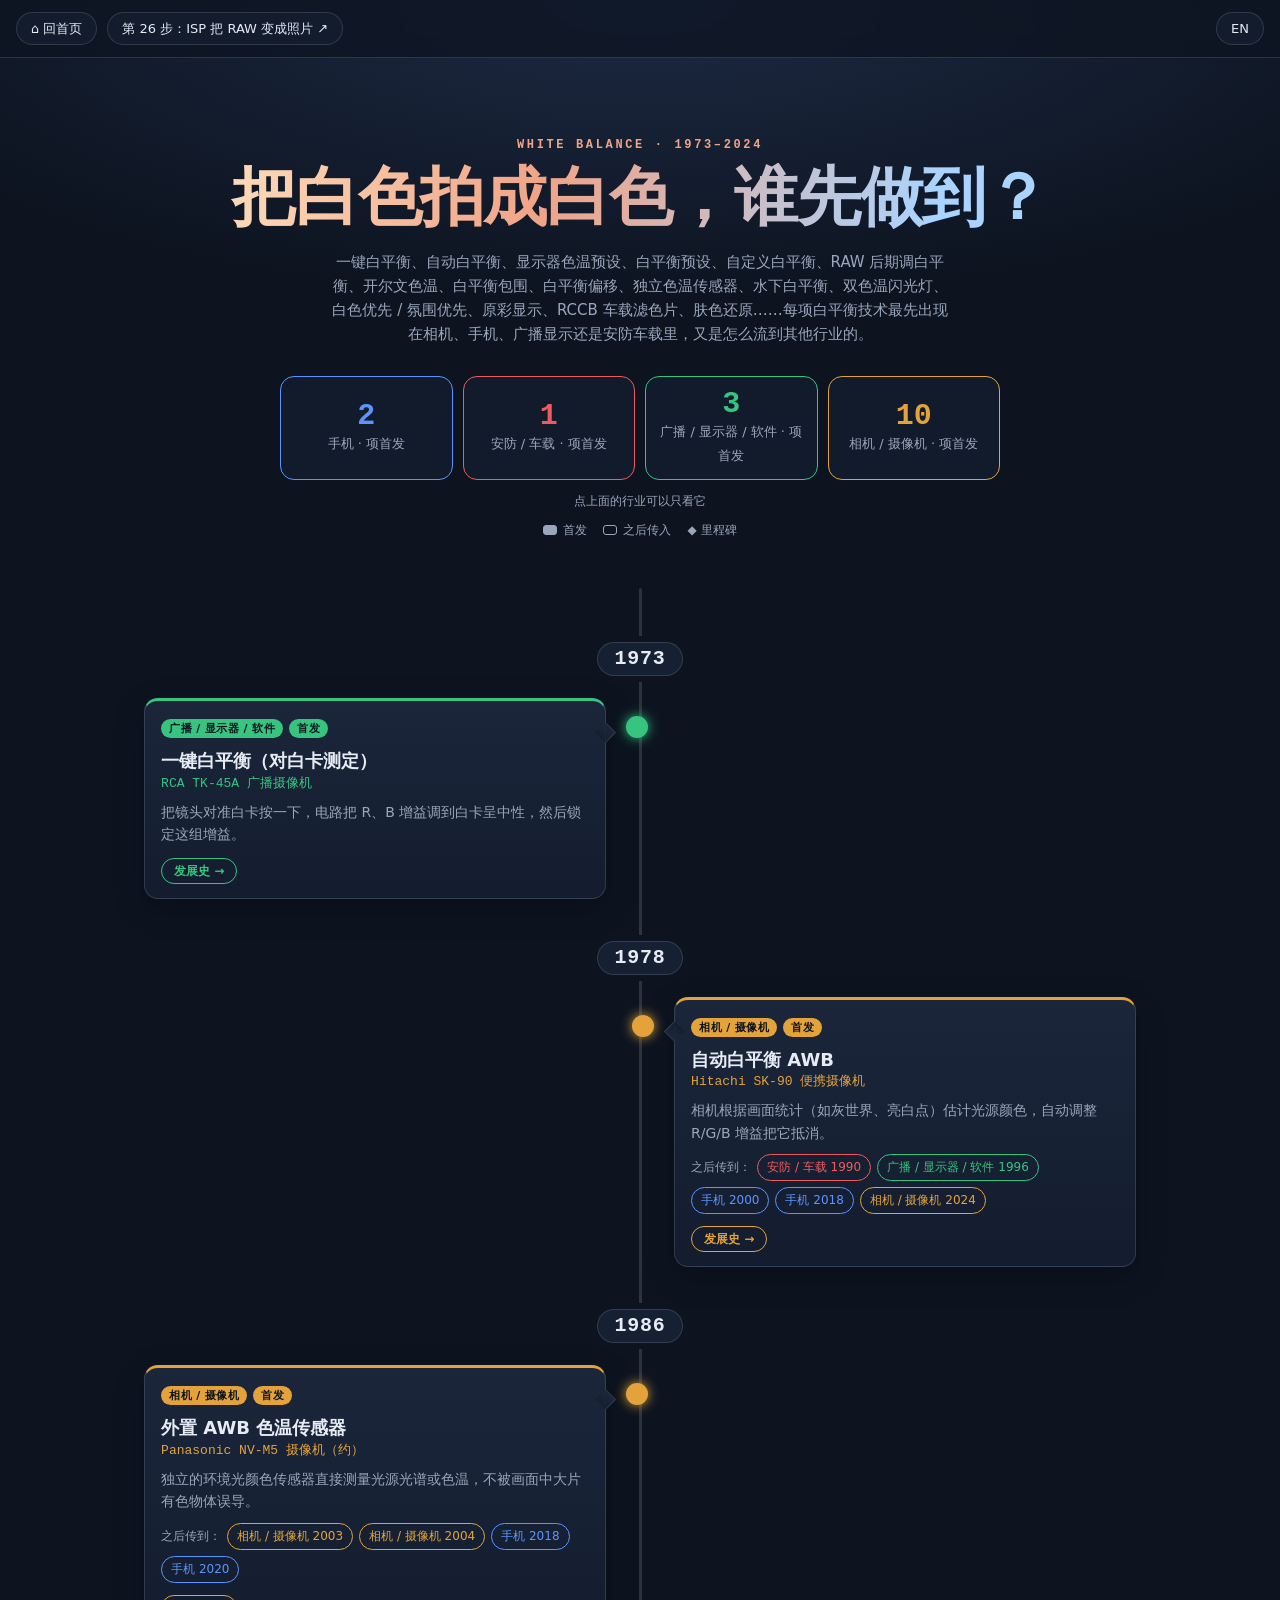
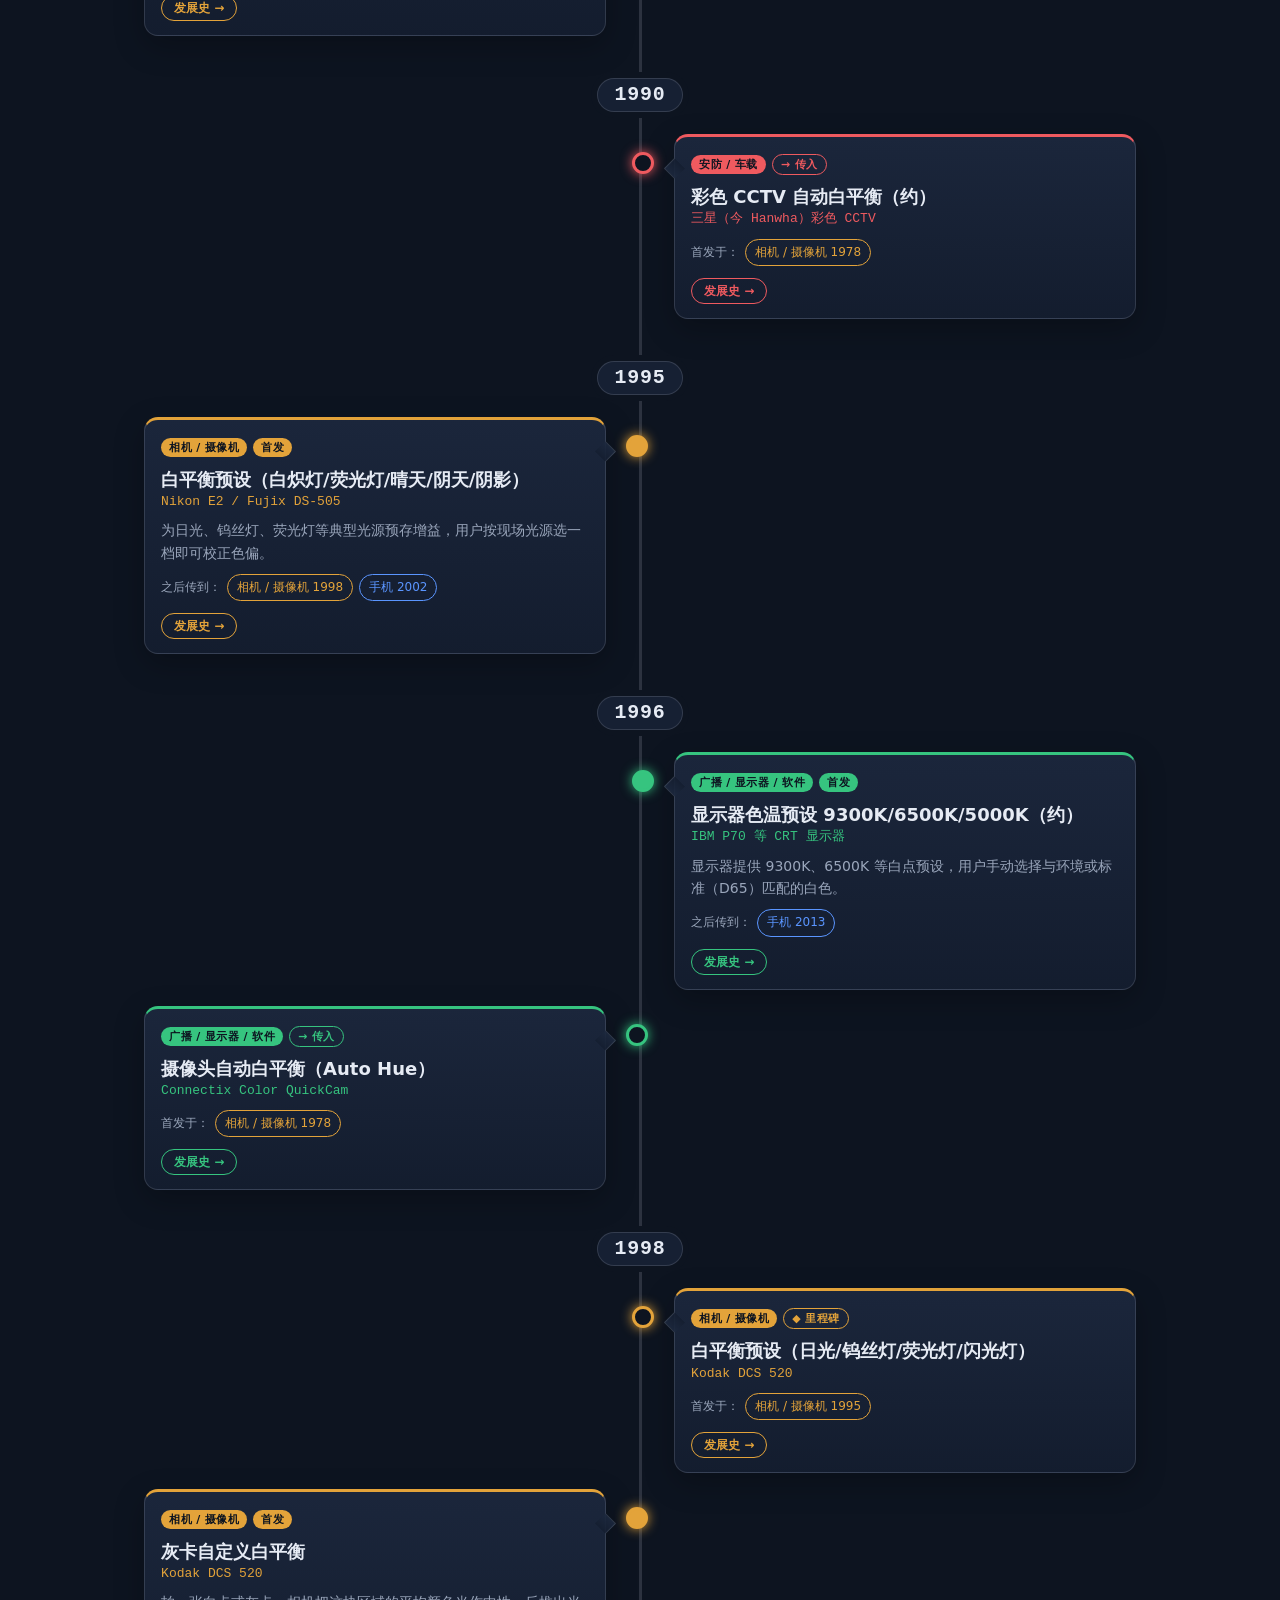
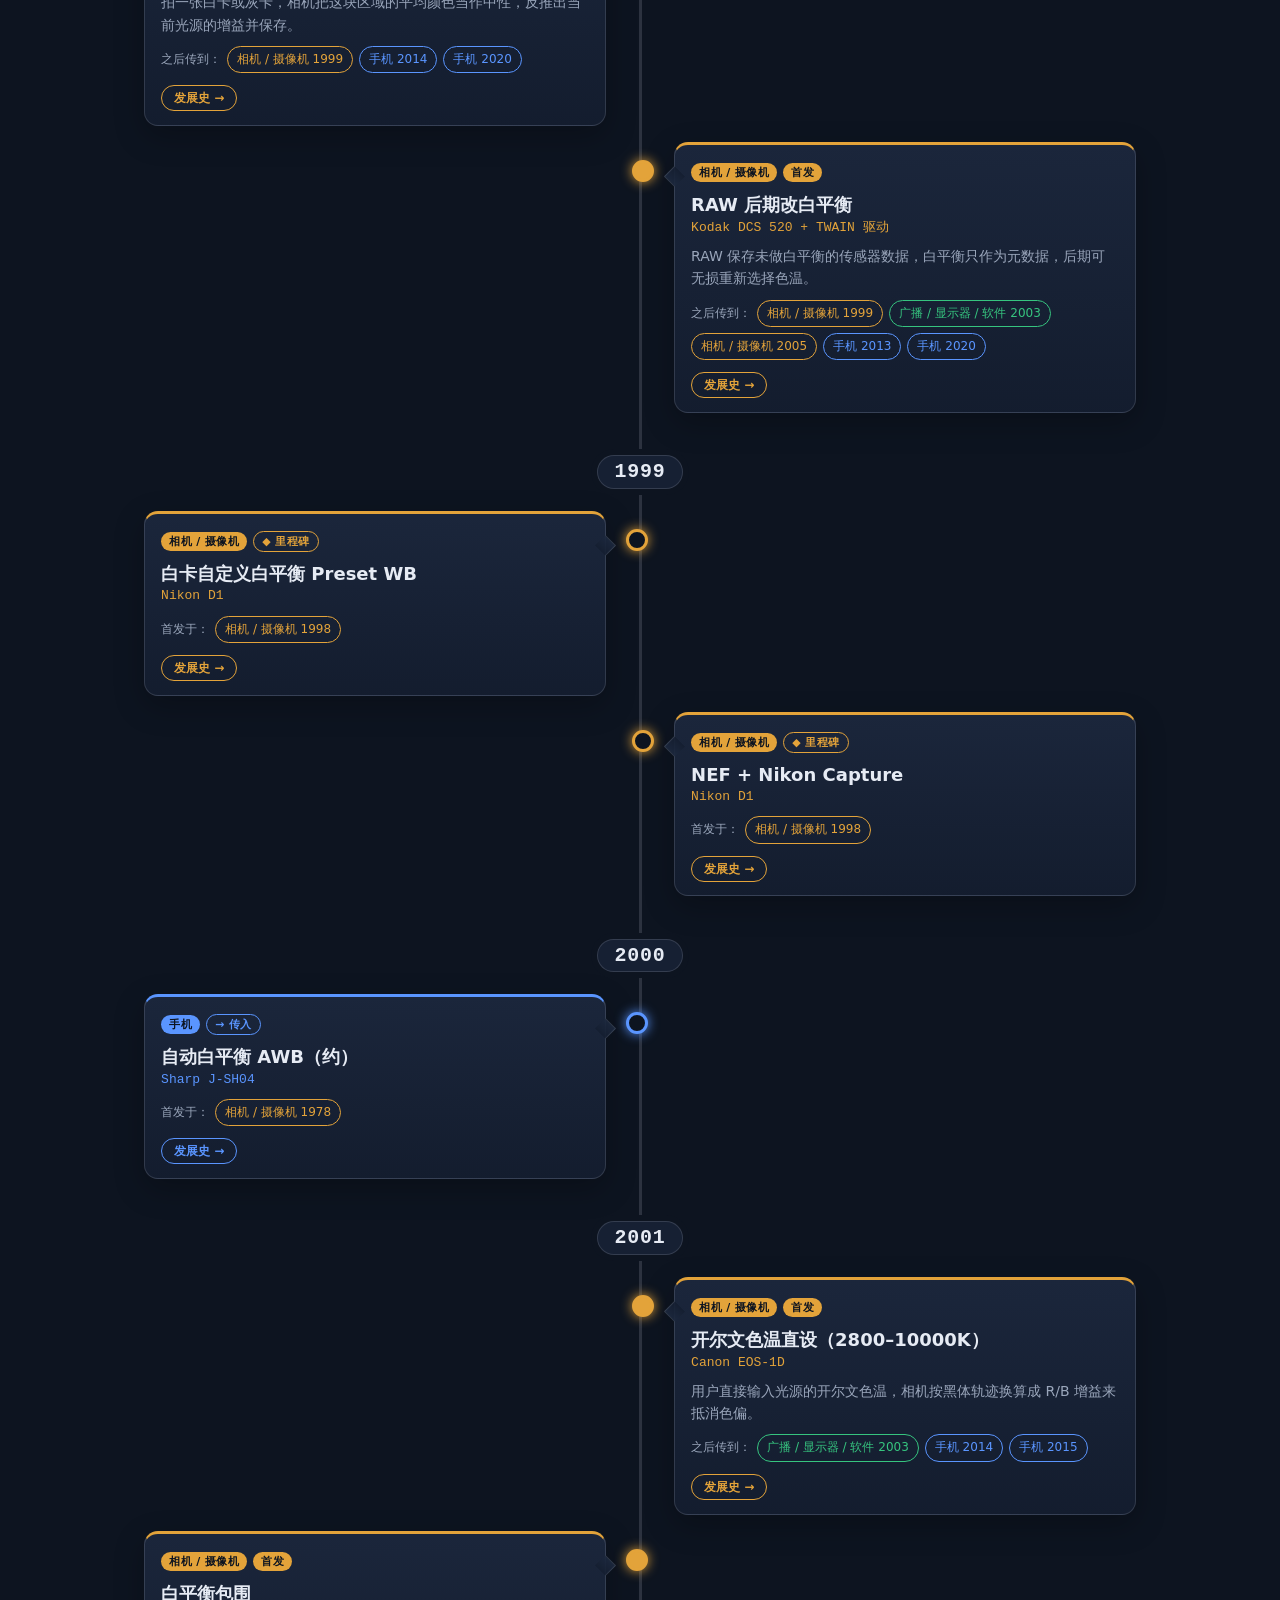
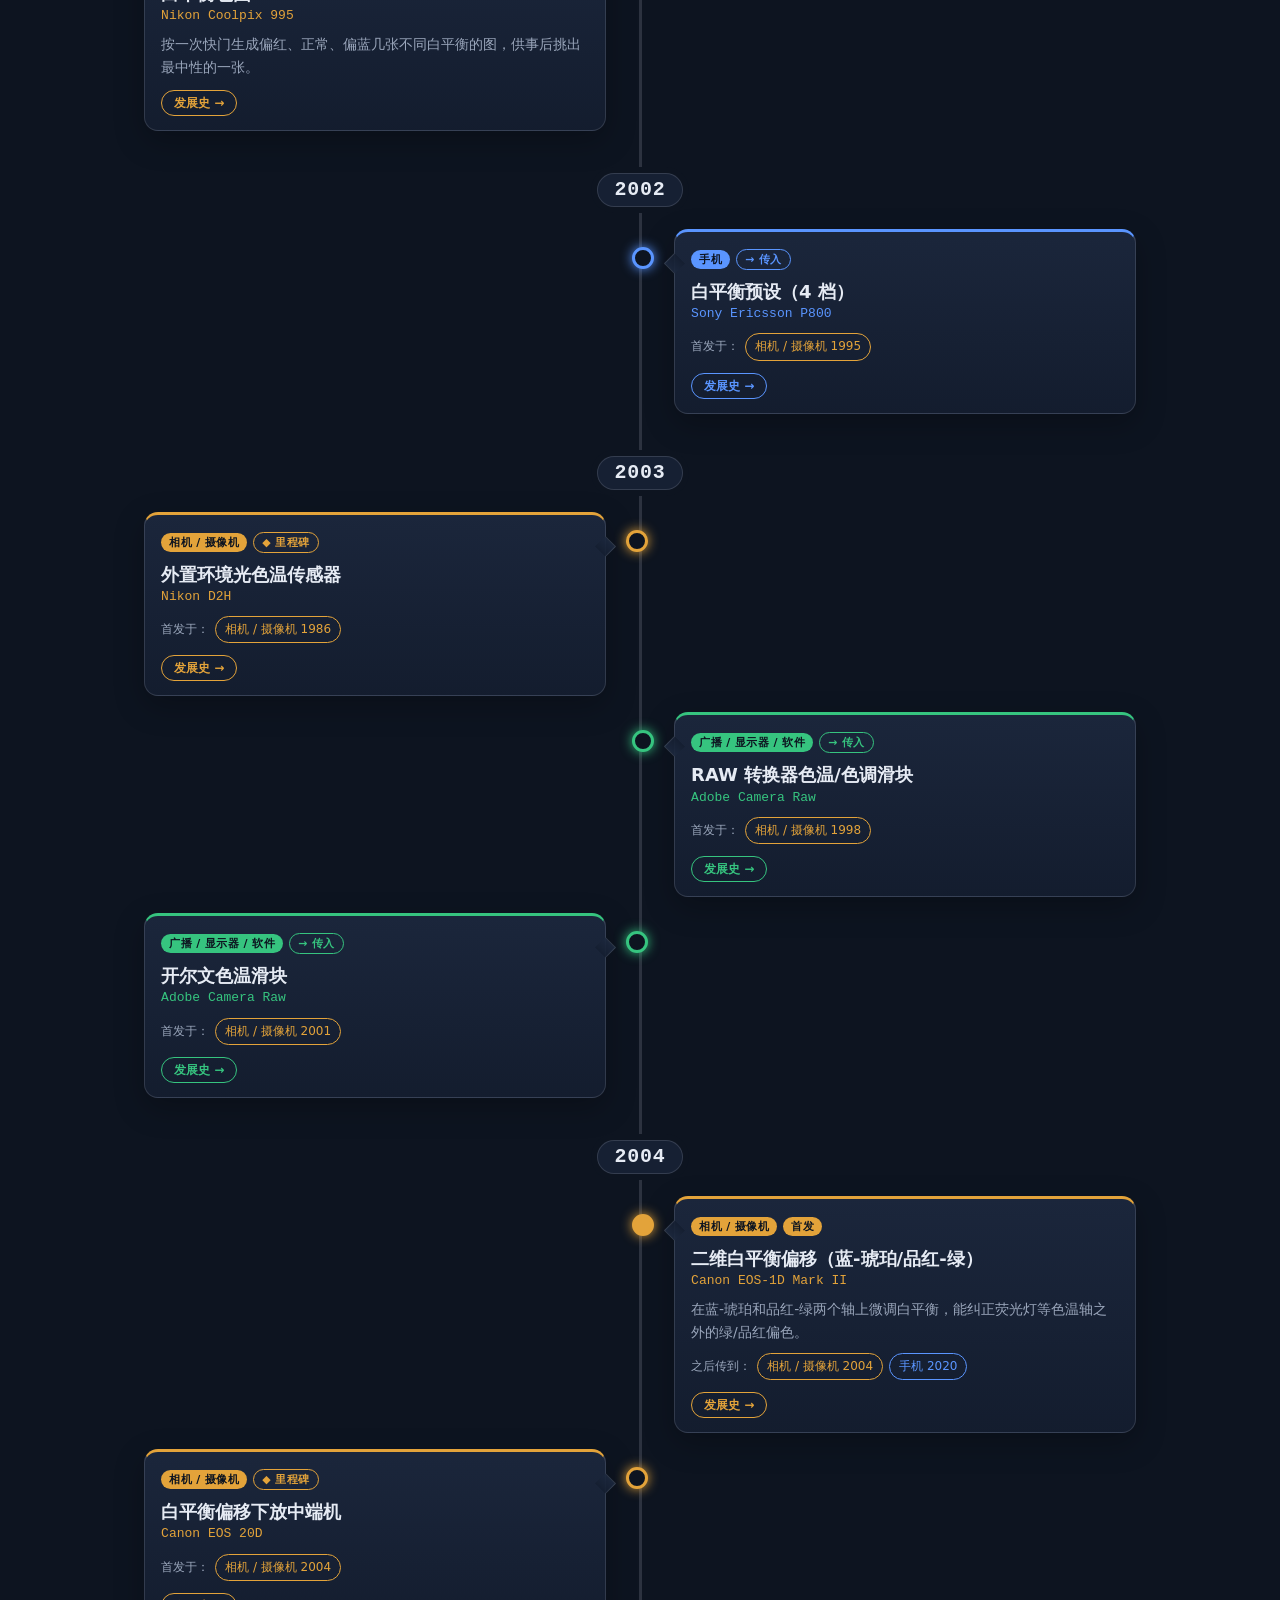
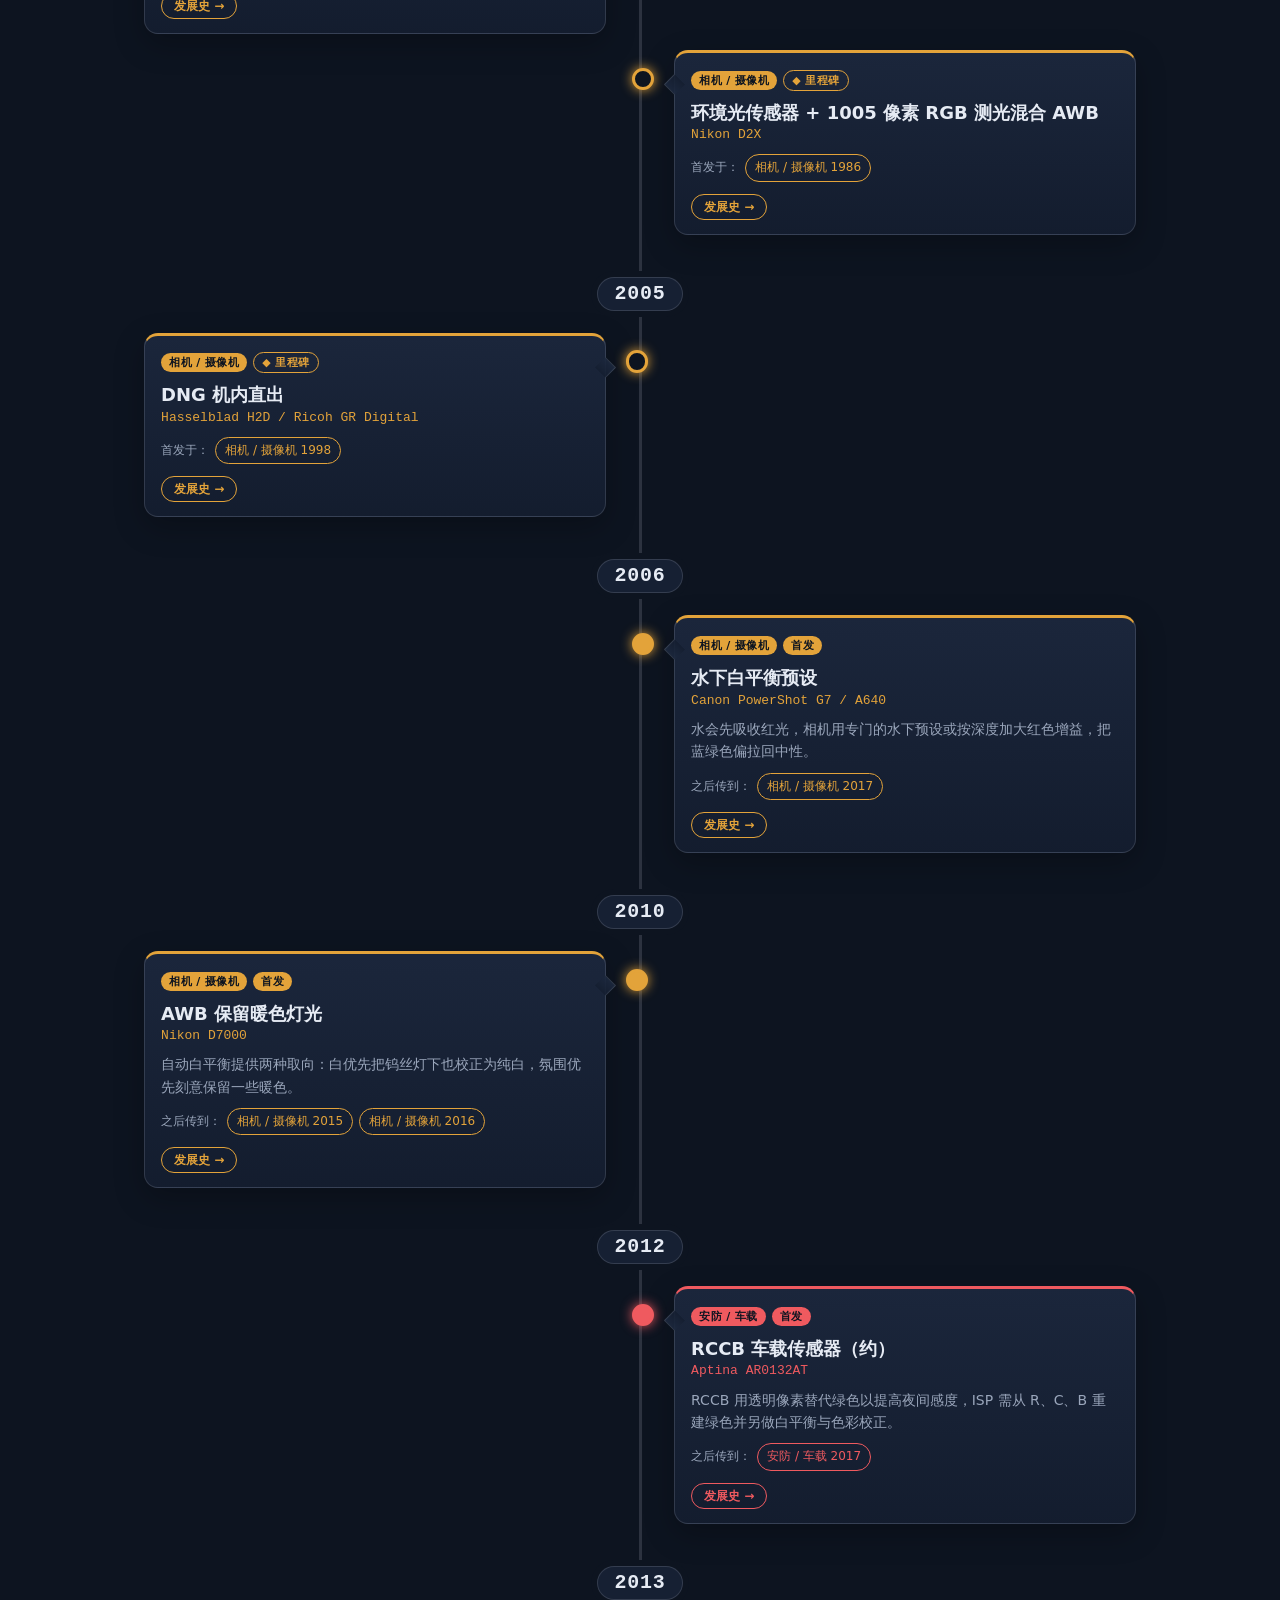
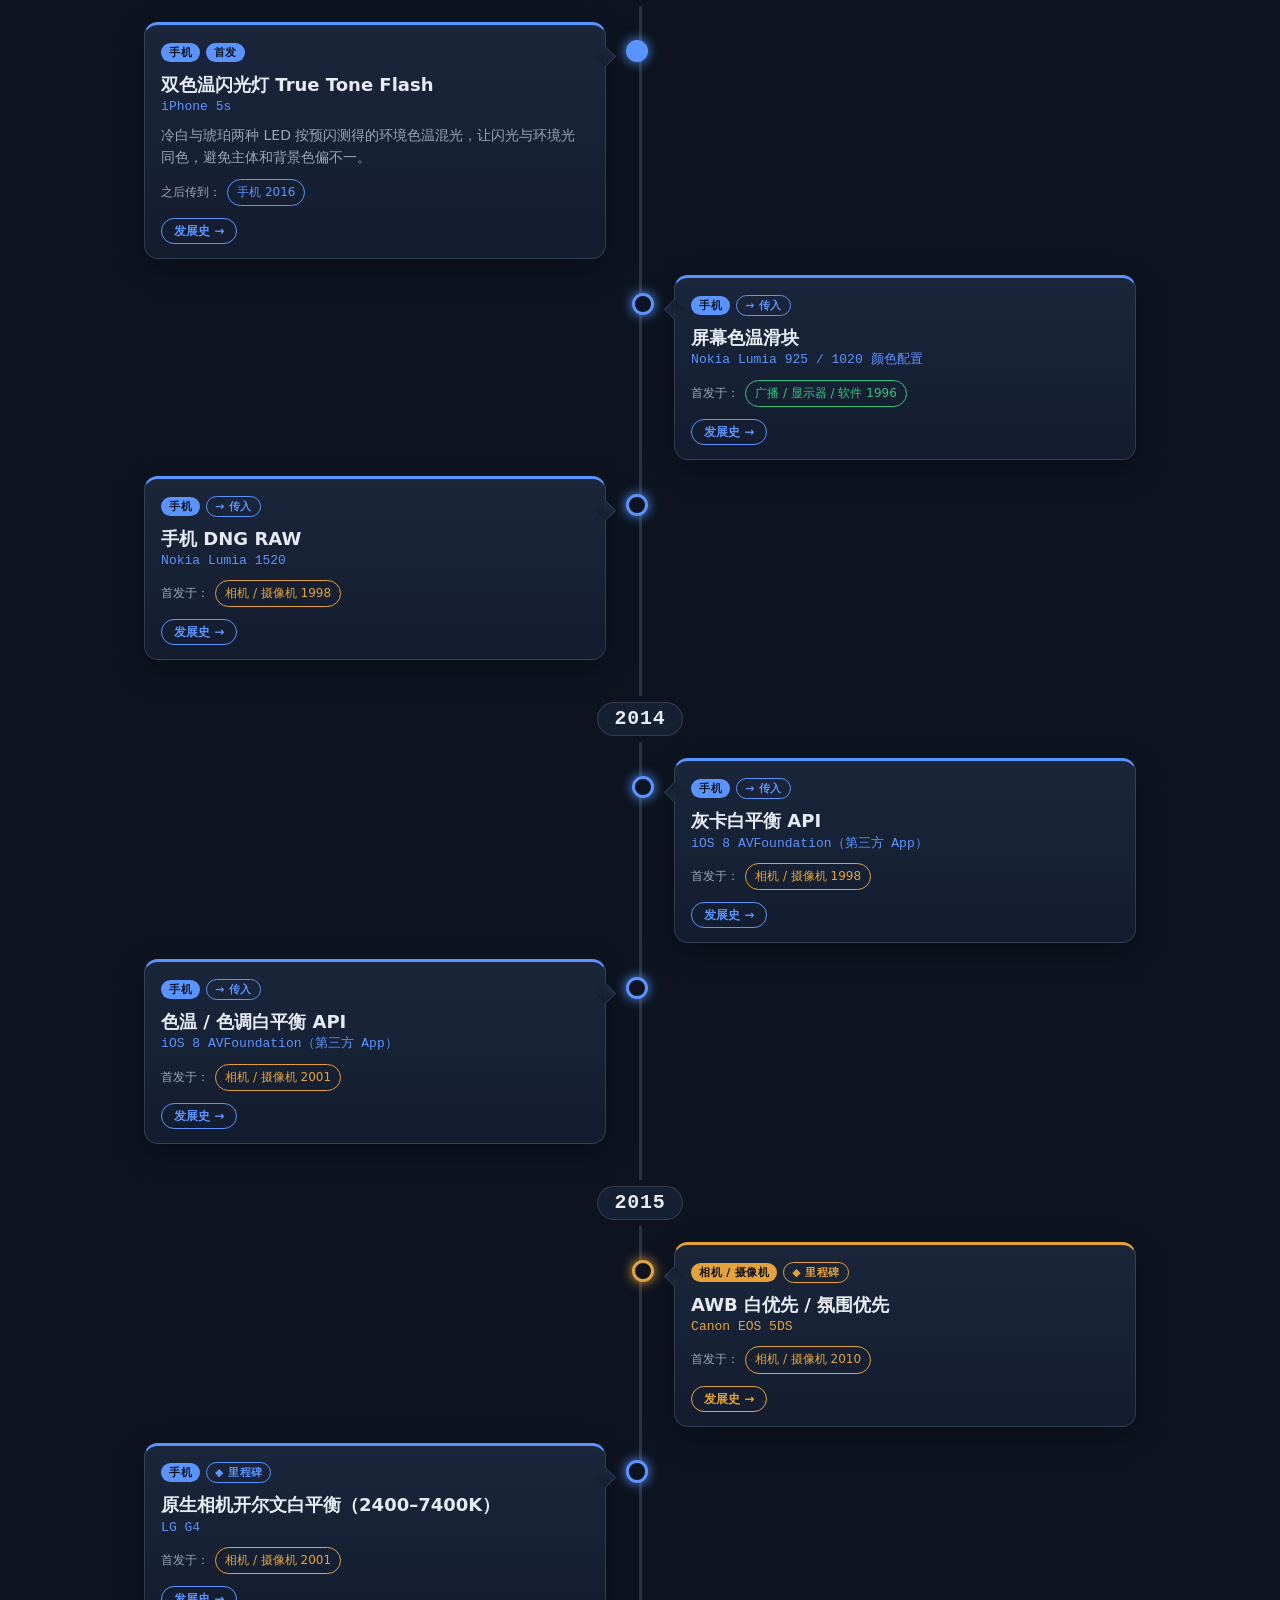
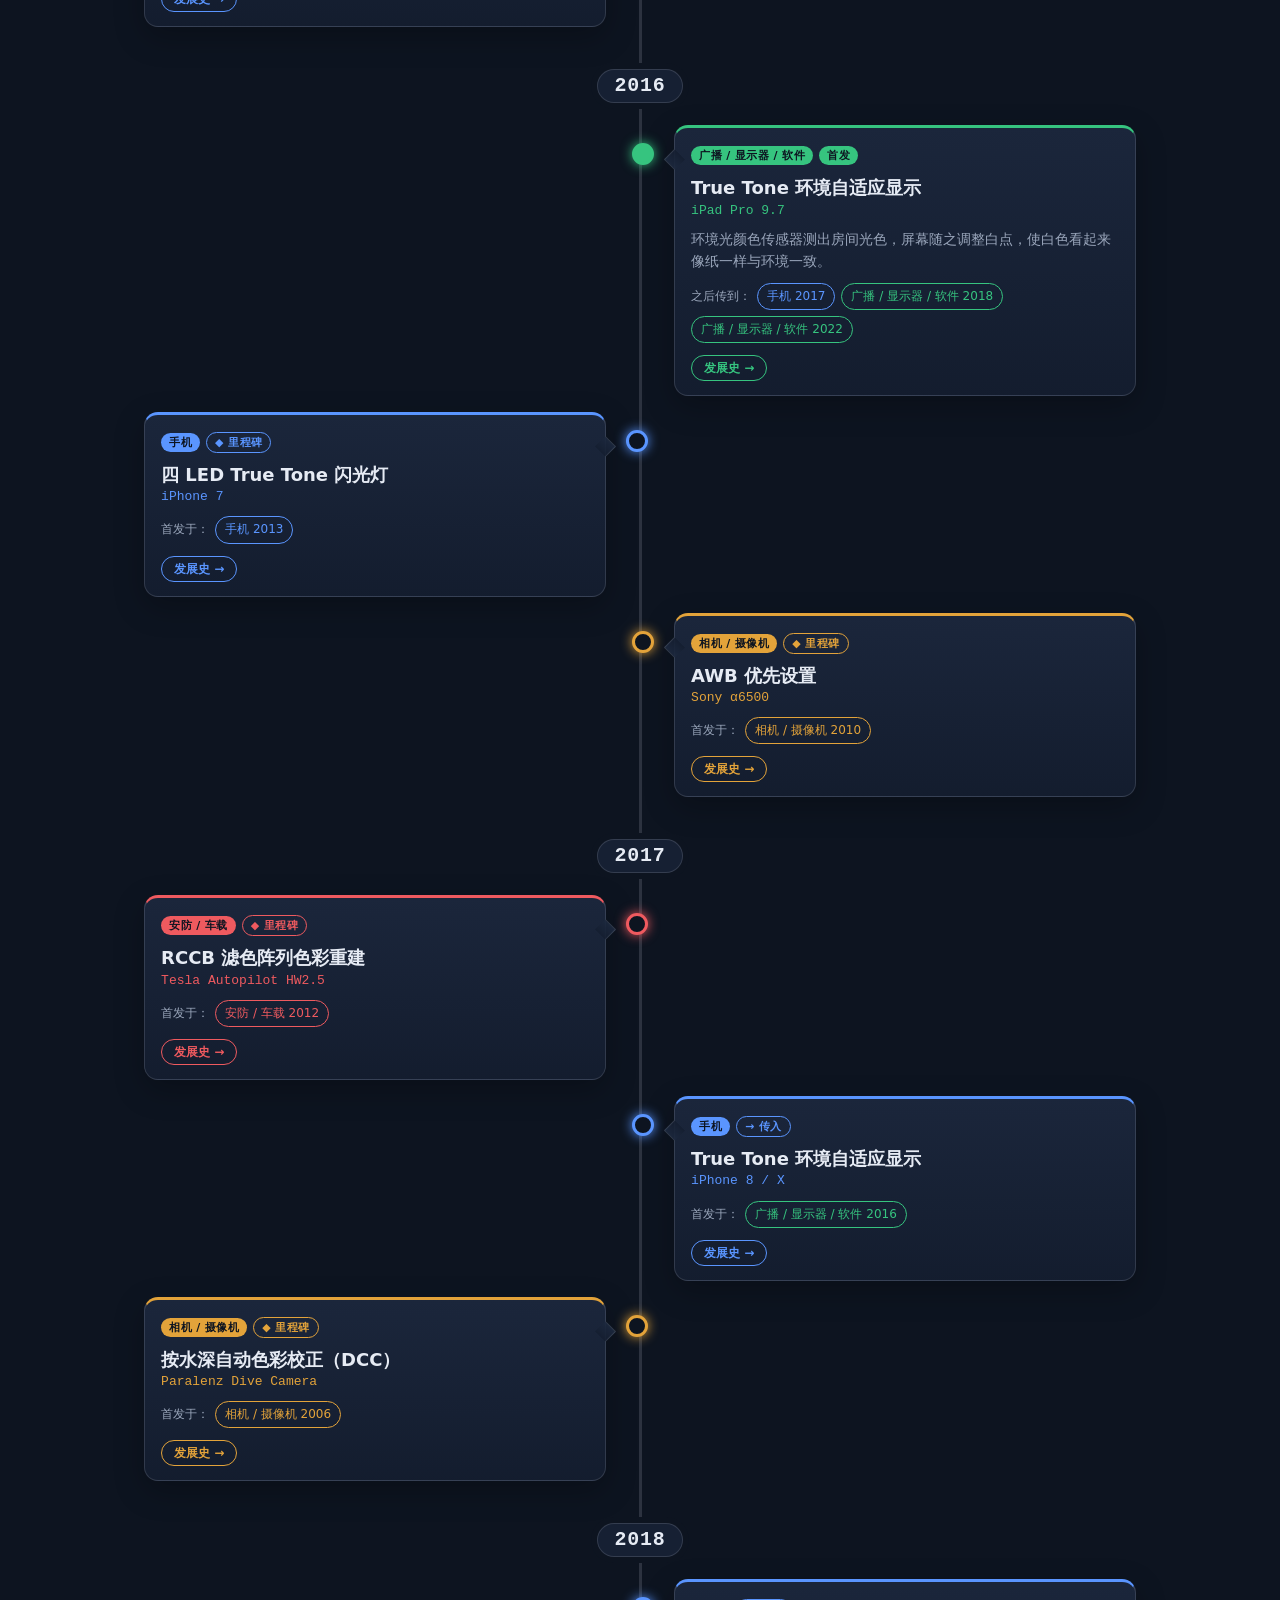
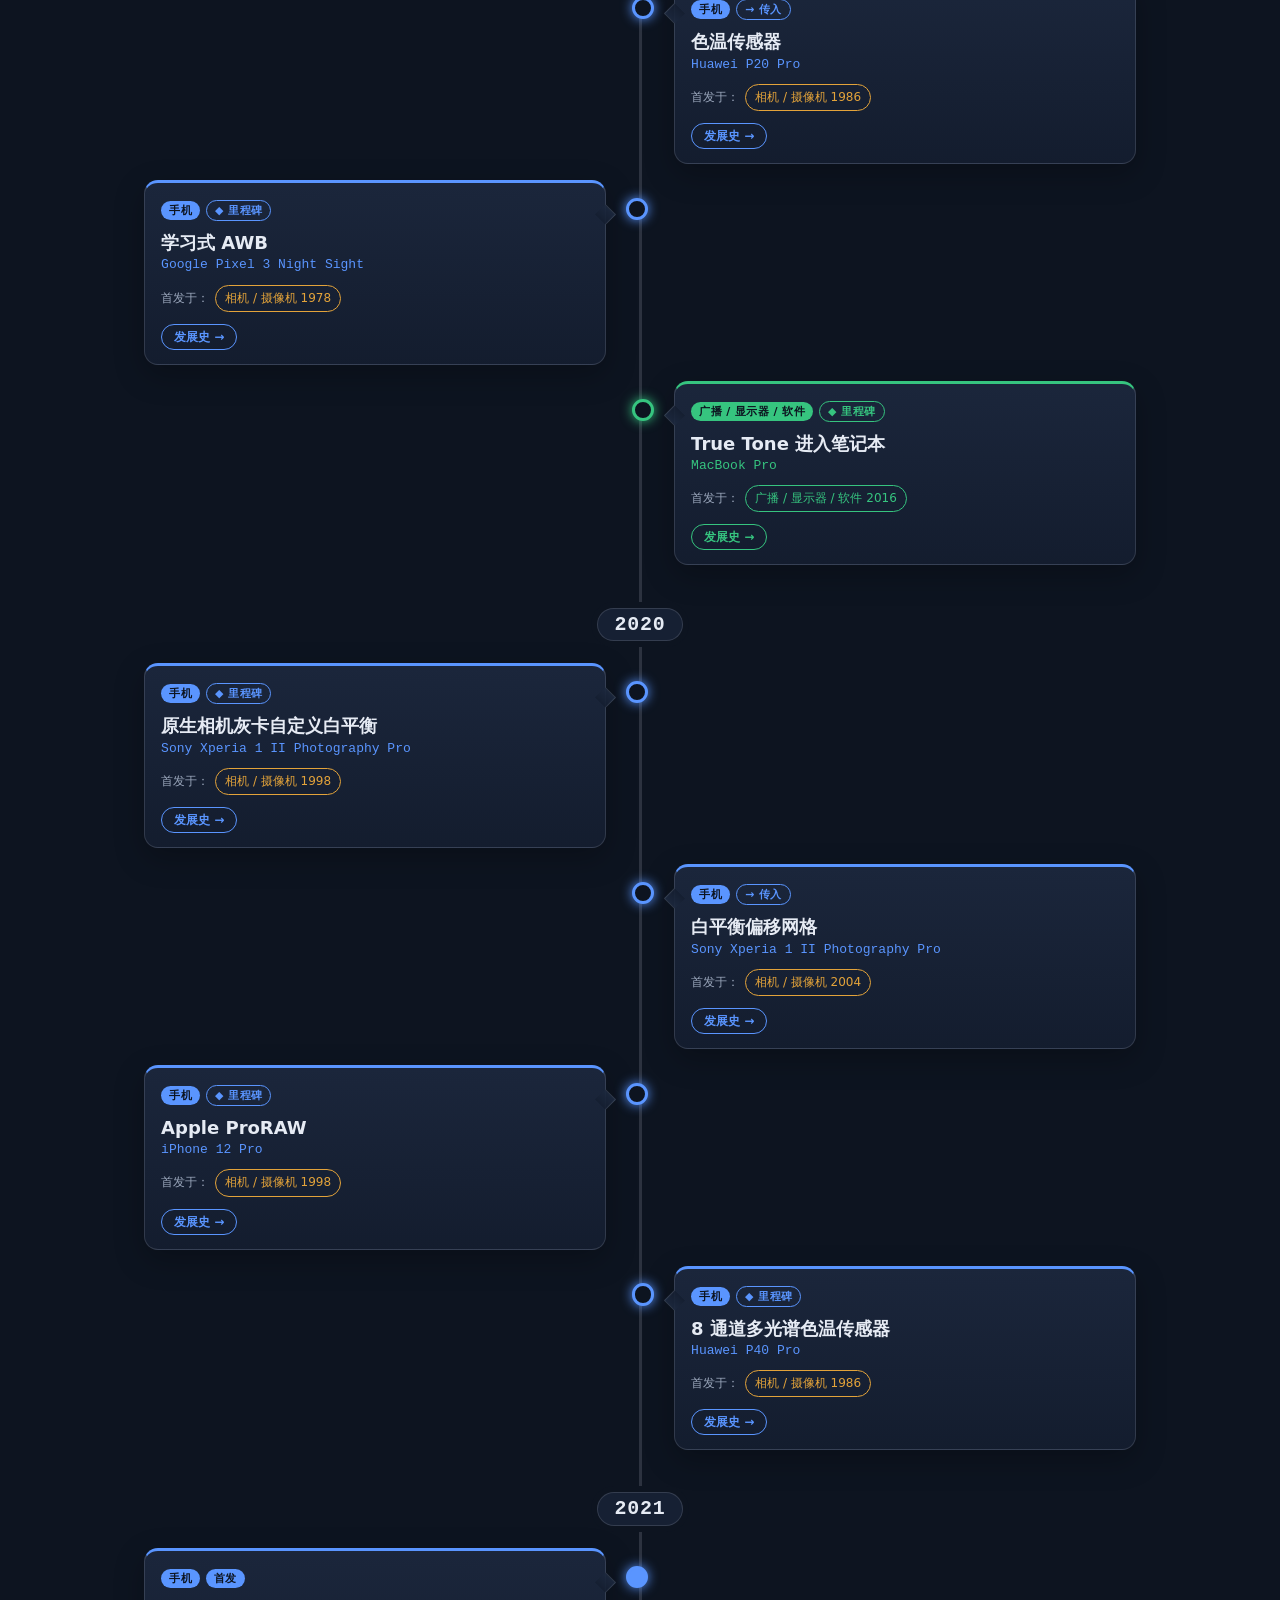
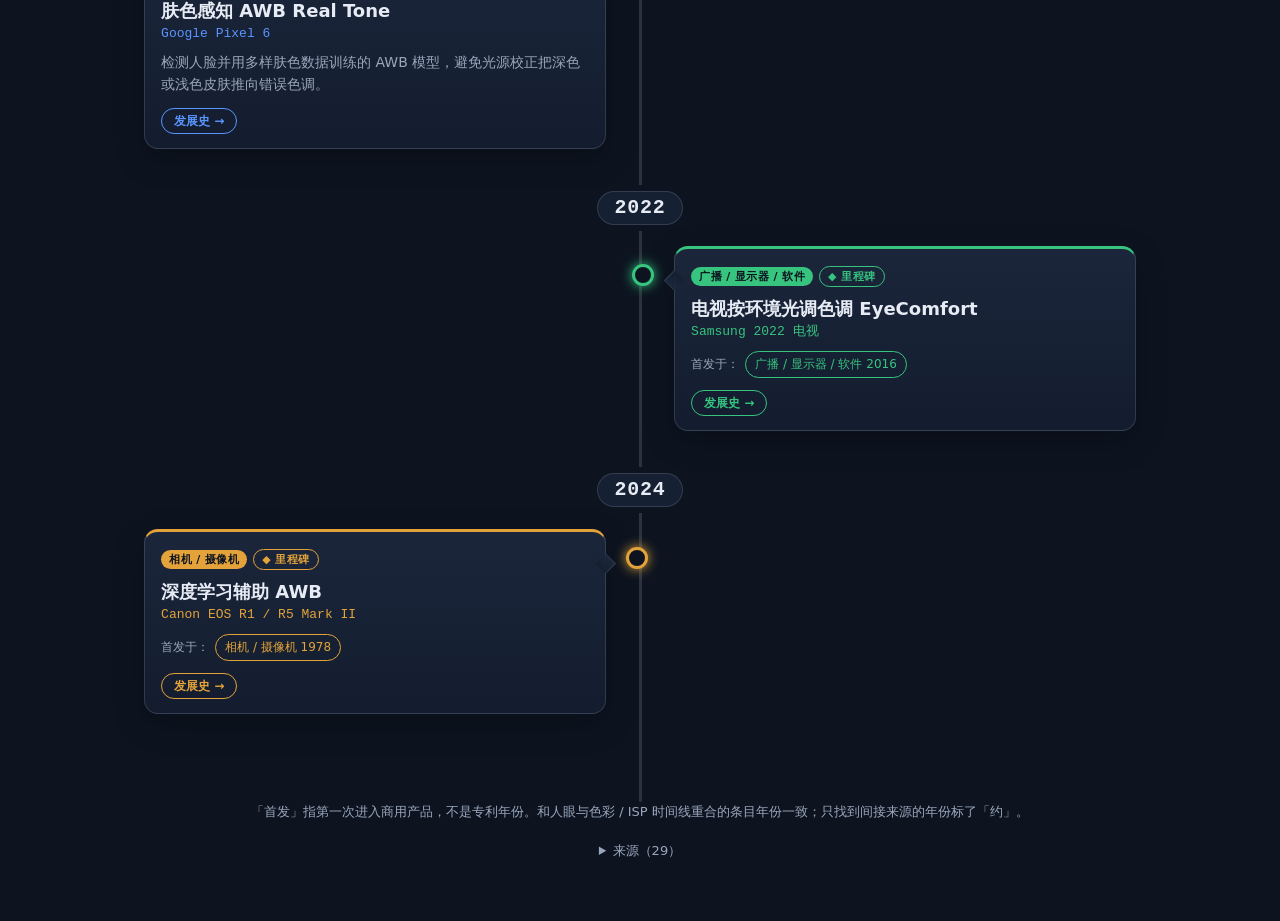
<file: wb-timeline.html>
<!doctype html>
<html lang="zh-CN">
<head>
<meta charset="utf-8">
<meta name="viewport" content="width=device-width, initial-scale=1, viewport-fit=cover">
<title>白平衡技术时间线 · PhotonFall</title>
<meta name="description" content="白平衡的每项关键技术：一键白平衡、自动白平衡、外置白平衡传感器、开尔文色温设置、白平衡包围、RAW 后期调白平衡、AI 白平衡、色温传感器、多光谱白平衡、原彩显示……最先用在相机、手机、安防车载还是广播电视？">
<style>
:root{--bg:#0d1420;--bg2:#162033;--ink:#e6ebf4;--dim:#9aa6bb;--line:rgba(230,235,244,.14);
  --phone:#5a95ff;--auto:#ef5a5f;--ind:#36c47f;--cam:#e3a33a;--accent:#f0a487;
  --sans:-apple-system,BlinkMacSystemFont,"PingFang SC","Hiragino Sans GB","Microsoft YaHei","Noto Sans SC",system-ui,sans-serif;
  --serif:"Songti SC","Noto Serif SC",Georgia,serif;--mono:ui-monospace,"SF Mono",Menlo,Consolas,monospace}
*{box-sizing:border-box}
html{font-size:clamp(15px,.55vw + 7px,32px)}
html{scroll-behavior:smooth}
body{margin:0;font-size:1rem;background:radial-gradient(120% 60% at 50% 0%,#1d2a44 0%,var(--bg) 55%) fixed,var(--bg);color:var(--ink);font:1rem/1.6 var(--sans);overflow-x:hidden}
a{color:inherit}
#bar{position:fixed;z-index:20;top:0;left:0;height:3px;width:0;background:linear-gradient(90deg,var(--phone),var(--auto),var(--ind),var(--cam))}
header{position:sticky;top:0;z-index:10;display:flex;align-items:center;gap:0.667rem;padding:0.8rem 1.07rem;background:rgba(13,20,32,.72);backdrop-filter:blur(0.667rem);-webkit-backdrop-filter:blur(0.667rem);border-bottom:1px solid var(--line)}
header a,header button{border:1px solid var(--line);border-radius:66.6rem;background:rgba(22,32,51,.7);color:var(--ink);font:500 0.867rem/1 var(--sans);padding:0.6rem 0.933rem;text-decoration:none;cursor:pointer}
header a:hover,header button:hover{border-color:var(--accent)}
header .sp{flex:1}
.hero{max-width:80vw;margin:0 auto;padding:clamp(2.67rem,9vh,6.4rem) 1.07rem 1.6rem;text-align:center}
.eye{margin:0 0 0.8rem;font:600 0.8rem/1 var(--mono);letter-spacing:.22em;text-transform:uppercase;color:var(--accent)}
h1{margin:0;font:800 clamp(2.27rem,5vw,7rem)/1.08 var(--sans);letter-spacing:-.02em;background:linear-gradient(100deg,#ffe9c7,#f0a487 40%,#a9d4ff 80%);-webkit-background-clip:text;background-clip:text;color:transparent}
.sub{max-width:41.3rem;margin:1.2rem auto 0;color:var(--dim)}
.stats{display:grid;grid-template-columns:repeat(4,minmax(0,1fr));gap:0.667rem;max-width:48rem;margin:2rem auto 0;padding:0;list-style:none}
.stats li{display:flex}
@media (max-width:560px){.stats{grid-template-columns:repeat(2,minmax(0,1fr))}}
.stats button{width:100%;border:1.5px solid var(--c);border-radius:0.933rem;background:rgba(22,32,51,.6);color:var(--ink);padding:0.8rem 0.933rem;cursor:pointer;font:inherit;transition:opacity .2s,transform .2s,background .2s}
.stats button:hover{transform:translateY(-2px)}
.stats button[aria-pressed=false]{opacity:.35}
.stats b{display:block;font:800 2rem/1 var(--mono);color:var(--c)}
.stats span{font-size:0.867rem;color:var(--dim)}
.hint{margin:0.8rem 0 0;font-size:0.8rem;color:var(--dim)}
.legend{display:flex;justify-content:center;gap:1.07rem;margin:0.667rem 0 0;font-size:0.8rem;color:var(--dim)}
.legend i{display:inline-block;width:0.933rem;height:0.667rem;border-radius:3px;margin-right:0.4rem;vertical-align:-1px;border:1.5px solid var(--dim)}
.legend .solid i{background:var(--dim)}

/* 时间线主体 */
.tl{position:relative;max-width:80vw;margin:1.6rem auto 0;padding:1.33rem 1.07rem 5.33rem;list-style:none}
.tl::before,.tl .fill{content:"";position:absolute;top:0;left:50%;width:3px;margin-left:-1.5px;border-radius:3px}
.tl::before{bottom:0;background:var(--line)}
.tl .fill{height:0;background:linear-gradient(180deg,var(--cam),var(--auto),var(--ind),var(--phone));box-shadow:0 0 0.933rem rgba(240,164,135,.5)}
.yr{position:relative;display:flex;justify-content:center;margin:2.27rem 0 0.933rem}
.yr span{position:relative;z-index:1;padding:0.4rem 1.07rem;border-radius:66.6rem;background:var(--bg2);border:1px solid var(--line);font:800 1.33rem/1 var(--mono);letter-spacing:.04em;box-shadow:0 0 0 0.4rem var(--bg)}
.it{position:relative;width:50%;padding:0.533rem 2.27rem 0.533rem 0}
.it.r{margin-left:50%;padding:0.533rem 0 0.533rem 2.27rem}
.it::after{content:"";position:absolute;top:1.73rem;right:-.533rem;width:1.07rem;height:1.07rem;border-radius:50%;background:var(--bg);border:3px solid var(--c);box-shadow:0 0 0.8rem var(--c)}
.it.r::after{right:auto;left:-.533rem}
.it.first::after{background:var(--c)}
.card{position:relative;padding:0.933rem 1.07rem;border-radius:0.933rem;background:linear-gradient(180deg,rgba(28,40,62,.92),rgba(20,30,48,.92));border:1px solid var(--line);border-top:3px solid var(--c);box-shadow:0 0.667rem 2rem rgba(0,0,0,.25);
  opacity:0;transform:translateY(1.6rem) scale(.98);transition:opacity .6s ease,transform .6s ease}
.it.in .card{opacity:1;transform:none}
.card::before{content:"";position:absolute;top:1.6rem;right:-.533rem;width:0.933rem;height:0.933rem;background:inherit;border-right:1px solid var(--line);border-top:1px solid var(--line);transform:rotate(45deg)}
.it.r .card::before{right:auto;left:-.533rem;transform:rotate(-135deg)}
.tag{display:inline-flex;gap:0.4rem;align-items:center;font:600 0.733rem/1 var(--sans);letter-spacing:.04em}
.tag em{font-style:normal;padding:0.267rem 0.533rem;border-radius:66.6rem;background:var(--c);color:#0d1420}
.tag .flw{background:transparent;border:1px solid var(--c);color:var(--c)}
.card h3{margin:0.667rem 0 2px;font:700 1.2rem/1.3 var(--sans)}
.card .prod{margin:0;font:500 0.867rem/1.4 var(--mono);color:var(--c)}
.card p.d{margin:0.533rem 0 0;font-size:0.933rem;color:var(--dim)}
.card .to{display:flex;flex-wrap:wrap;gap:0.4rem;margin:0.667rem 0 0;font-size:0.8rem;color:var(--dim);align-items:center}
.card .to a{padding:3px 0.6rem;border-radius:66.6rem;border:1px solid var(--cc);color:var(--cc);text-decoration:none}
.card .to a:hover{background:var(--cc);color:#0d1420}
.it.off{display:none}
.it.flash .card{box-shadow:0 0 0 2px var(--c),0 0.667rem 2rem rgba(0,0,0,.25)}
.refs{margin-top:1.2rem;text-align:left}.refs summary{cursor:pointer;text-align:center}.refs ol{columns:2 22rem;font-size:.8rem;line-height:1.5}.refs a{color:var(--dim)}
footer{max-width:80vw;margin:0 auto;padding:0 1.07rem 4rem;text-align:center;font-size:0.867rem;color:var(--dim)}

@media (max-width:720px){
  .hero,.tl,footer{max-width:none}
  .tl::before,.tl .fill{left:1.6rem}
  .it,.it.r{width:auto;margin-left:0;padding:0.533rem 0 0.533rem 3.47rem}
  .it::after,.it.r::after{left:1.07rem;right:auto}
  .card::before,.it.r .card::before{right:auto;left:-.533rem;transform:rotate(-135deg)}
  .yr{justify-content:flex-start}
  .yr span{margin-left:0}
}
@media (prefers-reduced-motion:reduce){html{scroll-behavior:auto}.card{transition:none;opacity:1;transform:none}}
</style>
</head>
<body data-tl="wb">
<div id="bar" aria-hidden="true"></div>
<header>
  <a href="index.html#/" id="home">⌂ PhotonFall</a>
  <a href="index.html#/step/26" id="steplink"></a>
  <span class="sp"></span>
  <button type="button" id="lang"></button>
</header>
<section class="hero">
  <p class="eye" id="eyebrow">White Balance</p>
  <h1 id="h1"></h1>
  <p class="sub" id="sub"></p>
  <ul class="stats" id="stats"></ul>
  <p class="hint" id="hint"></p>
  <p class="legend" id="legend"></p>
</section>
<ol class="tl" id="tl"><li class="fill" aria-hidden="true"></li></ol>
<footer id="foot"></footer>

<script src="js/i18n.js"></script>
<script src="js/tl-core.js"></script>
<script src="js/wbtl.js"></script>
<script src="js/tl-page.js"></script>
</body>
</html>
</file>
<file: css/style.css>
/* PhotonFall 样式：浅色科普书。
   左边是一页米白的书（讲解栏），右边是深色 3D 舞台——光路要在暗底上才看得清。
   窄屏（≤48rem）：小卡变成底部抽屉（三档），舞台缩到抽屉上方。 */

/* ---------- 色板与字体 ---------- */
:root{
  color-scheme:light;
  /* 纸与墨 */
  --paper:#f7f3ea;      /* 书页 */
  --paper-2:#efe8da;    /* 嵌入块、表头、公式底 */
  --card:#fffdf8;       /* 浮在纸上的卡片、按钮 */
  --ink:#2a2622;        /* 正文，13.6:1 */
  --ink-dim:#6b6359;    /* 次要文字，纸上 5.3:1 */
  --line:#ddd3c2;       /* 细线 */
  --line-2:#cbbfa9;     /* 加重一档的线（控件边框） */
  /* 砖红：--accent 只用于底色、线条和大字；小字用 --accent-ink（纸上 5.5:1） */
  --accent:#c8502d;
  --accent-ink:#a8401f;
  --accent-soft:rgba(200,80,45,.12);
  --mark:rgba(200,80,45,.16);   /* 荧光笔底 */
  --accent-glow:#f0a487;        /* 高亮标注的亮边 */
  /* 舞台 */
  --stage:#0d1420;      /* 与 core.js 的 setClearColor(0x0d1420) 一致 */
  --stage-2:#162033;
  --stage-border:#1b2433;  /* 书页与舞台之间的分隔线 */
  --stage-ink:#e6ebf4;
  --stage-dim:#9aa6bb;
  /* 拜耳三色（RAW 值色块、Task 5 画布） */
  --r:#ef5a5f; --g:#48c26a; --b:#5a95ff;
  /* 语义色（纸上） */
  --good:#2e7a4c; --bad:#b3261e; --charge-ink:#1d6f80;
  /* 字体：只用系统字体，file:// 离线也一样 */
  --serif:"Songti SC","Noto Serif SC",Georgia,serif;
  --sans:-apple-system,BlinkMacSystemFont,"PingFang SC","Hiragino Sans GB","Microsoft YaHei","Noto Sans SC",system-ui,sans-serif;
  --mono:ui-monospace,"SF Mono",Menlo,Consolas,monospace;
  --radius:0.625rem;
  --shadow:0 1px 2px rgba(60,40,20,.06),0 0.25rem 0.875rem rgba(60,40,20,.08);
  --shadow-lg:0 2px 0.375rem rgba(60,40,20,.08),0 1.125rem 3rem rgba(60,40,20,.22);
  --paper-tint:rgba(239,232,218,.55);
  /* 浮层：顶栏药丸的半透明纸、放大层压暗舞台的幕 */
  --glass:rgba(255,253,248,.84);
  --glass-line:rgba(203,191,169,.7);
  --scrim:rgba(13,20,32,.66);
  /* 浮层尺寸 */
  --gap:0.75rem;          /* 浮层离视口边、彼此之间的距离 */
  --bar-h:2.125rem;        /* 顶栏药丸高 */
  --card-w:21.25rem;
  --drawer-w:min(28.75rem,42vw);   /* 时间轴隔列的淡底（--paper-2 半透明） */
  --pager-h:2.875rem;
  --sidetree-w:11.25rem;

  /* 旧名字（index.html 内联样式和旧代码还在用） */
  --fg:var(--ink); --dim:var(--ink-dim); --light:var(--accent);
  --bg:var(--paper-2); --panel:var(--paper); --charge:var(--charge-ink);
  --font:var(--sans);
}

/* ---------- 基础 ---------- */
*,*::before,*::after{box-sizing:border-box}
html,body{height:100%}
/* 大屏放大：1660 px 以下保持 16 px（与原来完全一样），1080p ≈ 17.5 px，4K ≈ 29 px；所有尺寸都是 rem */
html{font-size:clamp(16px,.6vw + 6px,30px)}
body{margin:0;font:0.9375rem/1.7 var(--sans);color:var(--ink);background:var(--stage);
  overflow:hidden;
  -webkit-font-smoothing:antialiased;text-rendering:optimizeLegibility}
img{max-width:100%}
[hidden]{display:none!important}
::selection{background:rgba(200,80,45,.24)}
:focus-visible{outline:2px solid var(--accent);outline-offset:2px}
button{font-family:inherit}

/* ---------- 骨架：3D 铺满，顶栏、浮动小卡、详细抽屉浮在上面 ---------- */
/* 一页浅色纸片浮在暗舞台上：顶栏是一排半透明小药丸，左下一张小卡，右边按需拉出一页抽屉 */
#prog{position:fixed;z-index:30;top:0;left:0;height:3px;background:var(--accent);transition:width .25s ease}

#topbar{position:fixed;z-index:10;top:var(--gap);left:var(--gap);right:var(--gap);display:flex;align-items:center;gap:0.375rem;pointer-events:none}
/* 抽屉开着时顶栏右边让出抽屉的位置，「时间轴 / 标注 / ?」不被盖住 */
body:has(#drawer:not([hidden])) #topbar{right:calc(var(--drawer-w) + var(--gap) * 2)}
#topbar>*{pointer-events:auto;display:inline-flex;align-items:center;gap:0.3125rem;height:var(--bar-h);padding:0 0.8125rem;border-radius:62.44rem;
  font:500 0.8125rem/1 var(--sans);color:var(--ink);white-space:nowrap;
  background:var(--glass);border:1px solid var(--glass-line);box-shadow:var(--shadow);
  -webkit-backdrop-filter:blur(0.625rem) saturate(1.2);backdrop-filter:blur(0.625rem) saturate(1.2)}
#topbar button{cursor:pointer;transition:background .15s,border-color .15s}
#topbar button:hover{background:var(--card);border-color:var(--line-2)}
#loc{min-width:0;overflow:hidden;text-overflow:ellipsis;font-weight:600;color:var(--ink)}
#tlbtn{margin-left:auto}
#homebtn{width:var(--bar-h);justify-content:center;padding:0;font-size:1.062rem}
#helpbtn{width:var(--bar-h);justify-content:center;padding:0;font-weight:600;color:var(--ink-dim)}
#topbar #lblbtn[aria-pressed=true]{background:var(--accent-soft);border-color:var(--accent);color:var(--accent-ink);font-weight:600}

/* 浮动小卡：卡片自己滚，按钮行粘在卡片底部 */
#card{position:fixed;z-index:10;left:var(--gap);bottom:var(--gap);width:var(--card-w);max-width:calc(100vw - var(--gap) * 2);
  max-height:calc(100vh - var(--bar-h) - var(--gap) * 3);max-height:calc(100dvh - var(--bar-h) - var(--gap) * 3);
  overflow-y:auto;overscroll-behavior:contain;scrollbar-width:thin;scrollbar-color:var(--line-2) transparent;
  display:flex;flex-direction:column;gap:0.875rem;padding:1rem 1.125rem 0;
  background:var(--paper);color:var(--ink);border-radius:var(--radius);box-shadow:var(--shadow-lg)}
#card>*{min-width:0;flex-shrink:0}
#cardfold{position:absolute;top:0.75rem;right:0.75rem;font:500 0.75rem/1 var(--sans);padding:0.3125rem 0.625rem;border:1px solid var(--line);border-radius:62.44rem;
  background:var(--card);color:var(--ink-dim);cursor:pointer;transition:border-color .15s,color .15s}
#cardfold:hover{border-color:var(--line-2);color:var(--ink)}
#card #title{padding-right:3.25rem}
/* 收起：只剩一条「标题 · 展开」 */
#card.folded{flex-direction:row;align-items:center;gap:0.625rem;width:auto;max-width:min(var(--card-w),calc(100vw - var(--gap) * 2));padding:0.5rem 0.5rem 0.5rem 1rem;overflow:hidden}
#card.folded>:not(#title):not(#cardfold){display:none}
#card.folded #title{padding:0;margin:0;font:600 0.875rem/1.3 var(--sans);overflow:hidden;text-overflow:ellipsis;white-space:nowrap;cursor:pointer;flex-shrink:1}
#card.folded #cardfold{position:static;order:2;color:var(--accent-ink);border-color:var(--line-2)}

#grip{display:none}
.toc-foot{display:none}
.toc-foot:not(:empty){display:flex;flex:none;flex-wrap:wrap;gap:0.5rem;padding:0.625rem 1rem 0.75rem 1.375rem;border-top:1px solid var(--line)}

/* ---------- 参考资料弹层 ---------- */
#allrefs{position:fixed;z-index:38;inset:0;display:flex;align-items:flex-start;justify-content:center;padding:calc(var(--bar-h) + var(--gap)*2) var(--gap) var(--gap);background:var(--scrim);backdrop-filter:blur(3px);-webkit-backdrop-filter:blur(3px)}
.refs-box{width:min(40rem,calc(100vw - var(--gap)*2));max-height:calc(100dvh - var(--bar-h) - var(--gap)*4);overflow:hidden;display:flex;flex-direction:column;background:var(--paper);border-radius:var(--radius);box-shadow:var(--shadow-lg);animation:zoom-in .18s ease-out}
.refs-head{flex:none;display:flex;align-items:center;justify-content:space-between;gap:0.5rem;padding:0.875rem 1rem 0.625rem 1.375rem;border-bottom:1px solid var(--line)}
.refs-head h2{font-size:1.062rem;margin:0}
#allrefsclose{width:2rem;height:2rem;border-radius:50%;border:1px solid var(--line);background:var(--card);color:var(--ink-dim);font:400 1.188rem/1 var(--sans);cursor:pointer;transition:border-color .15s,color .15s}
#allrefsclose:hover{color:var(--ink);border-color:var(--line-2)}
.refs-body{flex:1 1 auto;min-height:0;overflow-y:auto;overscroll-behavior:contain;padding:0.5rem 0 1rem;scrollbar-width:thin;scrollbar-color:var(--line-2) transparent}
.refs-ch{padding-bottom:0.75rem}
.refs-chname{font:700 0.6875rem/1 var(--sans);letter-spacing:.18em;color:var(--ink-dim);padding:0.75rem 1.375rem 0.375rem;margin:0}
.refs-step{padding:0.25rem 1.375rem}
.refs-step-head{display:block;width:100%;text-align:left;padding:0.25rem 0;border:0;background:none;color:var(--ink);font:600 0.8125rem/1.4 var(--sans);cursor:pointer}
.refs-step-head:hover{color:var(--accent-ink)}
.refs-list{list-style:none;padding:2px 0 0.375rem 0.625rem;margin:0;display:flex;flex-direction:column;gap:3px;border-left:2px solid var(--accent-soft)}
.refs-list li{margin:0;padding:3px 0.5rem;font:400 0.7812rem/1.4 var(--sans);color:var(--ink-dim)}
.refs-list a{color:var(--accent-ink);text-decoration:none}
.refs-list a:hover{text-decoration:underline}
.refs-list small{color:var(--ink-dim);font-size:0.6875rem}
#refsopenbtn{display:inline-flex;align-items:center;gap:0.375rem;padding:0.5rem 0.875rem;border:1px solid var(--line-2);background:var(--card);color:var(--ink);font:500 0.8125rem/1 var(--sans);border-radius:62.44rem;cursor:pointer;transition:background .15s,border-color .15s}
#refsopenbtn:hover{background:var(--paper-2);border-color:var(--accent);color:var(--accent-ink)}
#cardctl,#cardfig,#drawerfigs{display:flex;flex-direction:column;gap:0.75rem;min-width:0}
#cardctl:empty,#cardfig:empty,#cardevo:empty,#drawerfigs:empty{display:none}
/* 关键小图：整块可点，右上角一个「放大」小标 */
#cardfig{position:relative;cursor:zoom-in;border-radius:0.5rem}
#cardfig::after{content:"⤢ 点图放大";align-self:flex-end;margin-top:-0.375rem;font:500 0.7188rem/1 var(--sans);color:var(--ink-dim);pointer-events:none;transition:color .15s}
#cardfig:hover::after,#cardfig:focus-visible::after{color:var(--accent-ink)}
#cardfig:focus-visible{outline-offset:0.25rem}
/* 卡片里的控件不再套一层框（镜头读数 #hud 在详细抽屉「深入」最上面） */
#cardctl .ctl{background:none;border:0;padding:0;gap:0.625rem}
#cardfig canvas{width:100%;height:auto;display:block}
#cardfig figcaption{font-size:0.7188rem}

/* 来龙去脉小药丸：比演进卡轻，只是一行索引 */
#cardevo{display:flex;flex-wrap:wrap;gap:0.375rem}
.evo-chip{display:inline-flex;align-items:baseline;gap:0.25rem;max-width:100%;font:500 0.75rem/1.35 var(--sans);padding:0.3125rem 0.625rem;border:0;border-radius:62.44rem;
  background:var(--paper-2);color:var(--ink-dim);cursor:pointer;text-align:left;transition:background .15s,color .15s}
.evo-chip time{font:600 0.7188rem/1 var(--mono);color:var(--accent-ink)}
.evo-chip:hover{background:var(--accent-soft);color:var(--ink)}

/* 详细抽屉：右侧浮起的一页，标题和标签固定，内容自己滚 */
#drawer{position:fixed;z-index:15;top:var(--gap);right:var(--gap);bottom:var(--gap);width:var(--drawer-w);display:flex;flex-direction:column;overflow:hidden;
  background:var(--paper);color:var(--ink);border-radius:var(--radius);box-shadow:var(--shadow-lg);animation:tl-in .22s cubic-bezier(.2,.8,.2,1)}
.drawer-head{flex:none;display:flex;align-items:center;justify-content:space-between;gap:0.5rem;padding:0.875rem 1rem 0 1.375rem}
#drawert{font-size:1.188rem;margin:0}
#drawert:focus{outline:none}
#drawerclose{width:2rem;height:2rem;border-radius:50%;border:1px solid var(--line);background:var(--card);color:var(--ink-dim);font:400 1.188rem/1 var(--sans);cursor:pointer;transition:border-color .15s,color .15s}
#drawerclose:hover{border-color:var(--line-2);color:var(--ink)}
.drawer-tabs{flex:none;display:flex;gap:0.25rem;margin:0.5rem 1.375rem 0;border-bottom:1px solid var(--line)}
.drawer-tabs button{font:500 0.8438rem/1 var(--sans);padding:0.625rem 0.5rem 0.5625rem;margin-bottom:-1px;border:0;border-bottom:2px solid transparent;background:none;color:var(--ink-dim);cursor:pointer}
.drawer-tabs button:hover{color:var(--ink)}
.drawer-tabs button[aria-selected=true]{color:var(--accent-ink);border-bottom-color:var(--accent);font-weight:600}
#tabdeep,#tabevo,#tabcomp{flex:1 1 auto;min-height:0;overflow-y:auto;overscroll-behavior:contain;padding:1.125rem 1.375rem 1.625rem;
  scrollbar-width:thin;scrollbar-color:var(--line-2) transparent}
#tabdeep{display:flex;flex-direction:column;gap:0.875rem}
#tabdeep>*{flex-shrink:0}
/* 「进阶」「硬核」两枚小标签：进阶淡、硬核浓 */
#advh,#hardh{font:700 0.6875rem/1 var(--sans);letter-spacing:.14em;align-self:flex-start;padding:0.3125rem 0.5rem;border-radius:0.25rem;margin:0.375rem 0 -0.5rem}
#cal{display:flex;gap:0.375rem;flex-wrap:wrap;margin:0.25rem 0 2px}
.cal{display:inline-flex;align-items:center;gap:0.25rem;padding:2px 0.5rem;border-radius:0.625rem;font:500 0.6875rem/1.4 var(--sans);background:#eee;color:#555;border:1px solid #ddd;cursor:help}
.cal-confirmed,.cal-general{background:#eaf3ea;color:#3d6b43;border-color:#c9e1cf}
.cal-simplified,.cal-concept{background:#faf1d3;color:#8a6d00;border-color:#efdfa1}
.cal-vendor,.cal-estimated,.cal-todo{background:#fbeaea;color:#8a3d3d;border-color:#ecc6c6}
.limits-box{margin:0.5rem 0 0.625rem;padding:0.5rem 0.625rem 0.5rem 0.75rem;border-left:3px solid #ebb94c;background:#fdf6e3;color:#7a5a0e;font:400 0.7812rem/1.55 var(--sans);border-radius:0 0.25rem 0.25rem 0}
.limits-box::before{content:'⚠ 模型限制：';font-weight:600;margin-right:0.25rem;color:#8a6d00}
html[lang=en] .limits-box::before{content:'⚠ Model limits: '}
#refs{font-size:0.75rem;color:var(--ink-dim);padding-left:1.4em;margin:0.375rem 0 0;list-style:disc}
#refs li{margin:3px 0;line-height:1.45}
#refs a{color:var(--accent);text-decoration:none}
#refs a:hover{text-decoration:underline}
#rel{display:flex;gap:0.375rem;flex-wrap:wrap;margin:0.375rem 0 0}
.rel-chip{display:inline-flex;align-items:center;padding:3px 0.625rem;border-radius:0.75rem;font-size:0.75rem;background:var(--accent-soft);color:var(--accent-ink);border:1px solid var(--line);cursor:pointer;font:500 0.75rem/1.4 var(--sans)}
.rel-chip:hover{border-color:var(--accent);color:var(--accent)}
.rel-chip:before{content:'→ ';opacity:.5;margin-right:2px}
#advh{background:var(--accent-soft);color:var(--accent-ink)}
#hardh{background:var(--ink);color:var(--paper)}
#compwrap h3{font:600 0.875rem/1.4 var(--sans);margin:0}

/* 小图放大：舞台压暗，中间一张纸 */
#zoom{position:fixed;z-index:40;inset:0;display:grid;place-items:center;padding:var(--gap);background:var(--scrim);
  -webkit-backdrop-filter:blur(3px);backdrop-filter:blur(3px);animation:zoom-in .18s ease-out}
.zoom-box{position:relative;width:min(47.5rem,100%);max-height:100%;overflow:visible;padding:1.125rem 1.125rem 0.875rem;background:var(--paper);border-radius:var(--radius);box-shadow:var(--shadow-lg)}
#zoomclose{position:absolute;z-index:1;top:-0.875rem;right:-0.875rem;width:2.125rem;height:2.125rem;border-radius:50%;border:1px solid var(--line-2);background:var(--card);box-shadow:var(--shadow);
  color:var(--ink-dim);font:400 1.25rem/1 var(--sans);cursor:pointer}
#zoomclose:hover{color:var(--ink);border-color:var(--ink-dim)}
#zoombody canvas{display:block;width:100%;height:auto;max-height:calc(100dvh - 8.125rem);object-fit:contain;border-radius:0.375rem}
#zoombody figcaption{font-size:0.7812rem}
#zoombody #dn{font-size:1rem;gap:0.375rem}
#zoombody #dn span{padding:0.875rem 0}
#zoomcap{margin:0.5rem 0 0;font-size:0.7812rem;line-height:1.55;color:var(--ink-dim)}
#zoomcap:empty{display:none}
@keyframes zoom-in{from{opacity:0}}
#i8fig canvas{image-rendering:pixelated}

/* 标题 */
#title:focus{outline:none}
#title,h2{font:700 1.375rem/1.35 var(--serif);margin:2px 0 0;color:var(--ink);text-wrap:pretty;letter-spacing:.01em}

/* 导读：讲解栏里最显眼的一块 */
#lead{font-size:0.9688rem;line-height:1.8;color:var(--ink);border-left:3px solid var(--accent);padding:1px 0 1px 0.875rem}
#lead p{margin:0 0 .6em}#lead p:last-child{margin-bottom:0}
#lead:empty{display:none}

/* 正文强调：荧光笔下划、术语 */
#lead b,#adv b,#hard b,.iqt b{font-weight:600;color:var(--ink);background:linear-gradient(transparent 60%,var(--mark) 0)}
#lead i,#adv i,#hard i{font-style:normal;color:var(--charge-ink)}
/* 正文里对应 3D 物体颜色的图例字（内联 color 是给暗底配的）：垫一小块舞台色 */
:is(#lead,#adv,#hard) span[style*="color"]{background:var(--stage);padding:1px 0.375rem;border-radius:0.25rem;font-size:.9em;font-weight:600}

#hard{border-radius:var(--radius);
  background-image:repeating-linear-gradient(0deg,transparent 0 1.438rem,rgba(120,100,70,.07) 1.438rem 1.5rem),
    repeating-linear-gradient(90deg,transparent 0 1.438rem,rgba(120,100,70,.07) 1.438rem 1.5rem)}

#adv,#hard{padding:0.375rem 0;font-size:0.9062rem;line-height:1.8;color:var(--ink)}
#adv p,#hard p{margin:0 0 .8em}
#adv h3,#hard h3,.iq{font:700 0.9688rem/1.4 var(--serif);margin:1.1em 0 .5em;color:var(--ink)}

/* 公式块 */
.f{display:block;font:0.8125rem/1.65 var(--mono);background:var(--paper-2);border-left:3px solid var(--line-2);border-radius:0 0.375rem 0.375rem 0;
  padding:0.5rem 0.75rem;margin:0 0 .8em;color:var(--ink);overflow-x:auto}

/* 对照表 */
.cmp{table-layout:fixed;width:100%;border-collapse:collapse;font-size:0.7812rem;line-height:1.55;margin:0 0 1em;background:var(--card)}
.cmp th,.cmp td{border:1px solid var(--line);padding:0.375rem 0.4375rem;text-align:left;vertical-align:top;overflow-wrap:anywhere}
.cmp th{background:var(--paper-2);color:var(--ink);font-weight:600}
.cmp td:first-child{color:var(--ink-dim)}
.cmp .bad{color:var(--bad)}
.cmp .good{color:var(--good);font-weight:500}
.iqt td{font-size:0.75rem}
.iqt td:first-child{white-space:nowrap;color:var(--ink);font-weight:600}

/* ---------- 控件（各面板，按步骤搬进卡片或抽屉） ---------- */
#fxctl{display:grid;gap:0.5rem}#fxctl .fxbtns{flex-wrap:wrap}#fxctl .fxgrp{margin:.2rem 0 -.2rem;font-size:.7rem;font-weight:600;letter-spacing:.06em;color:var(--ink-dim)}#fxctl .fxhow{margin:0;font-size:0.78rem;line-height:1.55;color:var(--ink-dim)}#fxctl .fxreset{justify-self:start;font-size:0.75rem}
.ctl{display:grid;gap:0.75rem;background:var(--card);border:1px solid var(--line);border-radius:var(--radius);padding:0.875rem}
.ctl label,.chkl{display:grid;grid-template-columns:1fr auto;align-items:baseline;font-size:0.8125rem;color:var(--ink-dim);gap:2px 0.5rem}
.ctl output,.chkl output{font:500 0.7812rem var(--mono);color:var(--ink)!important;font-variant-numeric:tabular-nums}
.ctl input[type=range],.chkl input[type=range],input[type=range]{grid-column:1/-1;width:100%;margin:0.25rem 0 0;accent-color:var(--accent)}
#lens{grid-column:1/-1;width:100%;margin:0.25rem 0 0;padding:0.375rem 0.5rem;border:1px solid var(--line-2);border-radius:0.5rem;background:var(--card);color:var(--ink);font:500 0.8125rem var(--sans)}
.ctl input[type=range]:disabled{opacity:.35}
.ldb-c{cursor:pointer;text-align:left}.ldb-c:hover{border-color:var(--accent)}.ldb-c[aria-pressed=true]{border-color:var(--accent);background:var(--accent-soft)}
input[type=checkbox]{accent-color:var(--accent);width:1rem;height:1rem;margin:0}
#hud{font:0.75rem/1.75 var(--mono);color:var(--ink-dim);font-variant-numeric:tabular-nums;white-space:pre-wrap;
  background:var(--paper-2);border-radius:0.375rem;padding:0.5rem 0.625rem}
#hud:empty{display:none}

/* 按钮行 */
.row{display:flex;gap:0.375rem;flex-wrap:wrap}
.row button{flex:1;padding:0.5rem 0.625rem;border-radius:0.5rem;border:1px solid var(--line-2);background:var(--card);color:var(--ink);
  font:500 0.8125rem/1.3 var(--sans);cursor:pointer;white-space:nowrap;transition:border-color .15s,background .15s}
.row button:hover{border-color:var(--accent);background:#fff}
.row button:active{transform:translateY(1px)}
button[aria-pressed=true],[data-q][aria-pressed=true]{background:var(--accent-soft);border-color:var(--accent);color:var(--accent-ink);font-weight:600}
#shoot{background:var(--accent);border-color:var(--accent);color:#fff;font-weight:600;box-shadow:0 1px 3px rgba(168,64,31,.35)}
#shoot:hover{background:var(--accent-ink);border-color:var(--accent-ink)}

/* 学习路径：点开展开整条步序 */
.paths-wrap{display:flex;flex-direction:column;gap:0.375rem;margin-top:0.375rem}
#lensdb{margin-top:0.5rem}#lensdb summary{list-style:none;display:block}#lensdb summary::-webkit-details-marker{display:none}
.ldb{display:flex;flex-direction:column;gap:0.375rem;margin-top:0.375rem}
.ldb-c{display:flex;flex-direction:column;gap:2px;padding:0.4375rem 0.625rem;border:1px solid var(--line);border-radius:0.5rem;background:var(--card);font:400 0.75rem/1.4 var(--sans);color:var(--ink-dim)}
.ldb-c b{font:600 0.8125rem/1.3 var(--sans);color:var(--ink)}.ldb-c small{color:var(--ink);font-size:0.75rem}
.path{display:flex;flex-direction:column;gap:0.25rem}
.path-head{padding:0.5rem 0.625rem;border-radius:0.5rem;border:1px solid var(--line-2);background:var(--card);color:var(--ink);font:500 0.8125rem/1.3 var(--sans);cursor:pointer;text-align:left}
.path-head:hover{border-color:var(--accent);background:#fff}
.path-head[aria-expanded=true]{background:var(--accent-soft);border-color:var(--accent);color:var(--accent-ink);font-weight:600}
.path-head[aria-expanded=true]::after{content:' ▾';opacity:.7}
.path-head[aria-expanded=false]::after{content:' ▸';opacity:.4}
.path-body{list-style:none;padding:2px 0 0.25rem 0.625rem;margin:0;display:flex;flex-direction:column;gap:3px;border-left:2px solid var(--accent-soft)}
.path-body li{margin:0;min-width:0}
.path-body button{text-align:left;width:100%;padding:0.3125rem 0.5rem;font:400 0.7812rem/1.3 var(--sans);color:var(--ink);background:transparent;border:1px solid transparent;border-radius:0.3125rem;cursor:pointer}
.path-body button:hover{background:var(--accent-soft);border-color:var(--accent);color:var(--accent-ink)}

/* 图与画布（画布还是深底配色，Task 5 改） */
figure{margin:0;min-width:0}
figcaption,.cap{font-size:0.75rem;line-height:1.5;color:var(--ink-dim);margin-top:0.375rem}
#vfwrap{display:grid;grid-template-columns:1fr 1fr;gap:0.625rem}
#vfwrap figcaption{font-family:var(--mono);font-size:0.7188rem;min-height:2.8em}
#txwrap{display:grid;gap:0.625rem}
#vfwrap canvas{width:100%;height:auto;display:block;border-radius:0.375rem;background:#000;box-shadow:0 0 0 1px rgba(40,30,20,.18)}
#tm,#pot{width:100%;height:auto;display:block;border-radius:0.375rem;background:var(--paper);box-shadow:0 0 0 1px rgba(40,30,20,.18)}
.pc{width:100%;max-width:100%;height:auto;display:block;border-radius:0.375rem;background:var(--paper);box-shadow:0 0 0 1px rgba(40,30,20,.18)}
.px{image-rendering:pixelated}
.two{display:grid;grid-template-columns:repeat(2,minmax(0,1fr));gap:0.625rem}
#txs{font-size:0.875rem;line-height:1.7;color:var(--ink);min-height:3.2em}
[data-pn]{display:grid;grid-template-columns:minmax(0,1fr);min-width:0;gap:0.625rem}
.chk{display:flex!important;gap:0.5rem;align-items:center;color:var(--ink)!important;font-size:0.8438rem;cursor:pointer}
#chipctl,#coatpn,#shutpn,#storpn,#mlsctl{min-width:0}

/* 第 0 步：一张照片走过的路（导览走到哪一段，哪一格亮） */
#flow{display:grid;grid-template-columns:repeat(6,minmax(0,1fr));gap:0.75rem;margin:0;padding:0;list-style:none}
#flow li{position:relative;display:flex;flex-direction:column;align-items:center;gap:2px;min-width:0;padding:0.5rem 2px 0.4375rem;text-align:center;
  border:1px solid var(--line);border-radius:0.5rem;background:var(--card);transition:border-color .2s,background-color .2s,box-shadow .2s}
#flow li:not(:last-child)::after{content:"→";position:absolute;right:-0.6875rem;top:50%;transform:translateY(-50%);font-size:0.6875rem;color:var(--ink-dim)}
#flow b{font:600 0.8125rem/1.3 var(--sans);color:var(--ink);white-space:nowrap}
#flow small{font-size:0.6562rem;line-height:1.3;color:var(--ink-dim);white-space:nowrap}
#flow li[data-done]{border-color:var(--line-2)}
#flow li[aria-current]{border-color:var(--accent);background:var(--accent-soft);box-shadow:0 0 0 2px var(--accent-soft)}
#flow li[aria-current] b{color:var(--accent-ink)}

/* RAW 值色块 */
#dnwrap .f{font-family:var(--sans);font-size:0.7812rem;color:var(--ink-dim);background:none;border:0;padding:0}
#dn{display:grid;grid-template-columns:repeat(4,1fr);gap:0.25rem;font:0.75rem var(--mono);font-variant-numeric:tabular-nums}
#dn span{padding:0.4375rem 0;text-align:center;border-radius:0.3125rem;color:#0b0f17;font-weight:600;box-shadow:inset 0 0 0 1px rgba(0,0,0,.12)}

/* ISP 九宫格 */
#isp{display:grid;grid-template-columns:repeat(3,minmax(0,1fr));gap:0.625rem 0.5rem}
#isp canvas{width:100%;image-rendering:pixelated;border-radius:0.25rem;display:block;box-shadow:0 0 0 1px rgba(40,30,20,.18)}
#isp figcaption{font-size:0.6875rem;line-height:1.4;margin-top:0.25rem}

/* ---------- 演进卡：详细抽屉「来龙去脉」里，像书页边上的一张索引卡 ---------- */
#evo{display:grid;gap:0.625rem}
#evo:empty{display:none}
.evo-card{position:relative;background:var(--card);border:1px solid var(--line);border-top:3px solid var(--accent);border-radius:0.25rem var(--radius) var(--radius) var(--radius);
  padding:0.75rem 0.875rem 0.625rem;box-shadow:var(--shadow);font-size:0.8438rem;line-height:1.7;color:var(--ink);cursor:pointer;transition:border-color .15s,box-shadow .15s,transform .15s}
.evo-card:hover{border-color:var(--line-2);border-top-color:var(--accent);box-shadow:var(--shadow-lg);transform:translateY(-1px)}
.evo-card:has(.evo-open:focus-visible){outline:2px solid var(--accent);outline-offset:2px}
.evo-top{display:grid;grid-template-columns:minmax(0,1fr) 4.5rem;gap:0.75rem;align-items:start}
.evo-top canvas{width:4.5rem;height:3.375rem;border-radius:0.25rem;box-shadow:0 0 0 1px var(--line)}
.evo-meta{margin:0;font:600 0.6875rem/1.4 var(--sans);letter-spacing:.06em;color:var(--ink-dim)}
.evo-meta time{font:600 0.75rem/1 var(--mono);color:var(--accent-ink);letter-spacing:.02em}
.evo-card h4{margin:3px 0 0;font:700 0.9688rem/1.4 var(--serif)}
/* 整张卡都能点：标题按钮的伪元素铺满卡片；键盘焦点落在标题按钮上 */
.evo-open{all:unset;cursor:pointer;color:var(--ink)}
.evo-open::after{content:"";position:absolute;inset:0;border-radius:inherit}
.evo-open:focus-visible{outline:none}
.evo-more{margin:0.5rem 0 0;text-align:right;font:500 0.75rem/1 var(--sans);color:var(--accent-ink)}
.evo-more::after{content:" →"}
/* 四格摘要：两行两列的小格子，标签颜色区分 */
.evo-boxes{display:grid;grid-template-columns:repeat(2,minmax(0,1fr));gap:0.375rem;margin-top:0.625rem}
.evo-box{margin:0;background:var(--paper);border-radius:0.375rem;padding:0.4375rem 0.5625rem 0.5rem;font-size:0.7812rem;line-height:1.6;color:var(--ink)}
.evo-box b{display:block;margin-bottom:2px;font:700 0.6562rem/1.4 var(--sans);letter-spacing:.12em;background:none}
.evo-box[data-k=solved] b{color:var(--good)}
.evo-box[data-k=new] b{color:var(--accent-ink)}
.evo-box[data-k=driver] b{color:var(--charge-ink)}
.evo-box[data-k=industry] b{color:var(--ink-dim)}

/* ---------- 时间轴：一整张跨页大表，年代是列，线索是行 ---------- */
body.tl :is(#view,#topbar,#prog,#card,#drawer){display:none!important}
#timeline{position:relative;min-width:0;min-height:0;height:100%;display:flex;flex-direction:column;overflow:hidden;
  background:var(--paper);color:var(--ink);
  --tl-pad:max(1.75rem,env(safe-area-inset-left,0px));--tl-lw:calc(var(--tl-pad) + 5.75rem);
  --tl-cw:max(13.25rem,calc((100vw - var(--tl-lw) - var(--tl-pad)) / 6));
  --tl-cols:var(--tl-lw) repeat(6,var(--tl-cw)) var(--tl-pad)}
#tlhead{flex:none;padding:1rem var(--tl-pad) 0.875rem}
.tl-run{display:flex;align-items:center;justify-content:space-between;gap:0.75rem;padding-bottom:0.625rem;border-bottom:1px solid var(--line)}
.tl-brand{font:600 0.6875rem/1 var(--sans);letter-spacing:.18em;color:var(--ink-dim);white-space:nowrap}
#tlback{display:inline-flex;align-items:baseline;gap:0.5rem;min-width:0;padding:0.4375rem 0.875rem 0.4375rem 0.75rem;border:1px solid var(--line-2);border-radius:62.44rem;
  background:var(--card);color:var(--ink);font:600 0.8125rem/1.2 var(--sans);cursor:pointer;transition:border-color .15s,background .15s}
#tlback::before{content:"←";color:var(--accent-ink)}
#tlback:hover{border-color:var(--accent);background:var(--paper)}
#tlback small{font-weight:400;font-size:0.75rem;color:var(--ink-dim);overflow:hidden;text-overflow:ellipsis;white-space:nowrap;min-width:0}
.tl-kicker{margin:0.875rem 0 0;font:700 0.6875rem/1 var(--sans);letter-spacing:.24em;color:var(--accent-ink)}
#tltitle{margin:0.375rem 0 0;font-size:1.688rem}
.tl-lede{margin:0.375rem 0 0;max-width:66ch;font-size:0.9062rem;line-height:1.75;color:var(--ink-dim)}

/* 年代表头：上粗下细两道线，像书里表格的表头；跟着 #tllanes 横向滚（JS 同步 scrollLeft） */
#tlaxis{flex:none;display:grid;grid-template-columns:var(--tl-cols);overflow:hidden;border-top:2px solid var(--ink);border-bottom:1px solid var(--line-2)}
.tl-corner{position:sticky;left:0;z-index:2;align-self:stretch;display:flex;align-items:flex-end;background:var(--paper);
  padding:0.625rem 0.75rem 0.625rem var(--tl-pad);font:500 0.6875rem/1.3 var(--sans);color:var(--ink-dim);border-right:1px solid var(--line)}
.tl-era{display:flex;flex-direction:column;align-items:flex-start;gap:1px;padding:0.625rem 0.875rem 0.5625rem;border:0;border-left:1px dashed var(--line);
  background:none;color:var(--ink);text-align:left;cursor:pointer;font:inherit}
.tl-era:hover b{color:var(--accent-ink)}
.tl-era i{font:600 0.6875rem/1 var(--mono);font-style:normal;color:var(--accent-ink);letter-spacing:.06em}
.tl-era b{font:700 1rem/1.35 var(--serif);transition:color .15s}
.tl-era small{font-size:0.7188rem;line-height:1.3;color:var(--ink-dim)}
.tl-alt{background:var(--paper-tint)}

#tllanes{flex:1 1 auto;min-height:0;overflow:auto;overscroll-behavior:contain;scrollbar-width:thin;scrollbar-color:var(--line-2) transparent}
body.tl-open #tllanes{scroll-padding-right:min(28.75rem,60vw)}
/* 抽屉开着时，表头和泳道末尾多出一列抽屉宽的空白：最后几列也能滚到抽屉左边（手机上泳道不是网格，不受影响） */
body.tl-open #tlaxis,body.tl-open .tl-lane{grid-template-columns:var(--tl-cols) min(27.5rem,100vw)}
.tl-lane{display:grid;grid-template-columns:var(--tl-cols);width:max-content;min-width:100%;border-bottom:1px solid var(--line)}
.tl-track{display:contents}
.tl-lname{position:sticky;left:0;z-index:2;margin:0;padding:0.875rem 0.75rem 0.875rem var(--tl-pad);background:var(--paper);border-right:1px solid var(--line);
  font:700 0.9375rem/1.35 var(--serif);color:var(--ink)}
.tl-lname::before{content:"";display:block;width:1rem;height:3px;margin-bottom:0.5rem;background:var(--accent);border-radius:2px}
.tl-cell{display:flex;flex-direction:column;gap:0.5rem;min-width:0;padding:0.75rem 0.75rem 0.875rem;border-left:1px dashed var(--line)}
.tl-cera{display:none}

/* 时间轴卡片：左边一张小配图，右边年份和名字 */
.tl-card{display:grid;grid-template-columns:3.5rem minmax(0,1fr);grid-template-rows:auto 1fr;column-gap:0.625rem;align-items:start;width:100%;
  padding:0.5rem 0.625rem 0.5rem 0.5rem;border:1px solid var(--line);border-radius:0.5rem;background:var(--card);box-shadow:var(--shadow);
  color:var(--ink);font:inherit;text-align:left;cursor:pointer;transition:border-color .15s,box-shadow .15s,transform .15s}
.tl-card canvas{grid-row:1/3;width:3.5rem;height:2.625rem;border-radius:0.25rem;box-shadow:0 0 0 1px var(--line)}
.tl-cy{font:600 0.7188rem/1.3 var(--mono);color:var(--accent-ink);letter-spacing:.03em}
.tl-ct{font:700 0.875rem/1.38 var(--serif);text-wrap:pretty}
.tl-card:hover{border-color:var(--line-2);transform:translateY(-1px);box-shadow:var(--shadow-lg)}
.tl-card[aria-current=true]{border-color:var(--accent);background:var(--card);box-shadow:0 0 0 3px var(--accent-soft),var(--shadow)}
#tlnote{flex:none;margin:0;padding:0.5rem var(--tl-pad) max(0.625rem,env(safe-area-inset-bottom,0px));font-size:0.7188rem;color:var(--ink-dim);border-top:1px solid var(--line)}

/* 抽屉：从右边滑出的一页 */
#tldrawer{position:fixed;z-index:20;top:0;right:0;bottom:0;width:min(27.5rem,100vw);overflow-y:auto;overscroll-behavior:contain;
  padding:1.375rem 1.75rem max(1.75rem,env(safe-area-inset-bottom,0px));background:var(--paper);border-left:1px solid var(--line-2);box-shadow:var(--shadow-lg);
  scrollbar-width:thin;scrollbar-color:var(--line-2) transparent;animation:tl-in .24s cubic-bezier(.2,.8,.2,1)}
#tldrawer:focus{outline:none}
@keyframes tl-in{from{transform:translateX(1.75rem);opacity:0}}
@keyframes tl-up{from{transform:translateY(2.5rem);opacity:0}}
.tl-x{position:sticky;top:0;float:right;margin:-0.375rem -0.75rem 0 0.5rem;width:2.125rem;height:2.125rem;border-radius:50%;border:1px solid var(--line-2);
  background:var(--card);color:var(--ink-dim);font:400 1.25rem/1 var(--sans);cursor:pointer;z-index:1}
.tl-x:hover{color:var(--ink);border-color:var(--ink-dim)}
.tl-eyebrow{margin:0;font:600 0.6875rem/1.4 var(--sans);letter-spacing:.16em;color:var(--ink-dim)}
.tl-dyear{margin:0.375rem 0 0;font:700 2.75rem/1 var(--serif);color:var(--accent);font-variant-numeric:lining-nums;letter-spacing:.02em}
#tldtitle{margin:0.375rem 0 0;font:700 1.375rem/1.35 var(--serif);color:var(--ink);text-wrap:pretty}
.tl-dfig{display:block;width:100%;margin:1rem 0 0.25rem;border-radius:0.375rem;box-shadow:0 0 0 1px var(--line)}
#tldrawer .evo-boxes{margin-top:0.75rem}
#tldrawer .evo-box{background:var(--card);border:1px solid var(--line)}
.tl-story{margin:1rem 0 0;font-size:0.9062rem;line-height:1.9;color:var(--ink)}
.tl-src{margin:0.625rem 0 0;padding-top:0.5rem;border-top:1px dotted var(--line-2);font-size:0.7188rem;line-height:1.6;color:var(--ink-dim)}
.tl-go{display:grid;gap:0.375rem;margin-top:1.25rem}
.tl-goh{display:flex;align-items:center;gap:0.625rem;margin:0 0 2px;font:600 0.6875rem/1 var(--sans);letter-spacing:.18em;color:var(--ink-dim)}
.tl-goh::after{content:"";flex:1;height:1px;background:var(--line)}
.tl-go button{display:grid;grid-template-columns:minmax(0,1fr) auto;grid-template-rows:auto auto;column-gap:0.625rem;align-items:center;text-align:left;
  padding:0.5625rem 0.875rem;border:1px solid var(--line-2);border-radius:0.5rem;background:var(--card);color:var(--ink);
  font:600 0.875rem/1.4 var(--sans);cursor:pointer;transition:border-color .15s,background .15s}
.tl-go button::after{content:"→";grid-column:2;grid-row:1/3;color:var(--accent-ink);font-weight:600}
.tl-go button small{font:500 0.6875rem/1.4 var(--sans);color:var(--ink-dim);letter-spacing:.06em}
.tl-go button:hover{border-color:var(--accent);background:var(--paper)}

/* ---------- 本步元器件：像书后的术语表 ---------- */
#complist{margin:0;padding:0.375rem 1rem 0.75rem;font-size:0.8125rem;line-height:1.65}
#complist dt{font:700 0.875rem/1.4 var(--serif);color:var(--accent-ink);margin-top:0.625rem}
#complist dd{margin:2px 0 0;color:var(--ink);padding-bottom:0.625rem;border-bottom:1px dotted var(--line-2)}
#complist dd:last-child{border-bottom:0;padding-bottom:0}

/* ---------- 卡片按钮行：粘在卡片底部，内容再长也看得见 ---------- */
.nav{position:sticky;bottom:0;z-index:1;display:grid;grid-template-columns:auto auto minmax(0,1fr);gap:0.375rem;
  margin:auto -1.125rem 0;padding:0.625rem 1.125rem 0.875rem;background:var(--paper);border-top:1px solid var(--line)}
.nav button{height:2.25rem;padding:0 0.75rem;border-radius:0.5rem;border:1px solid var(--line-2);background:var(--card);color:var(--ink);
  font:600 0.8125rem/1 var(--sans);cursor:pointer;white-space:nowrap;transition:border-color .15s,background .15s}
.nav button:hover:not(:disabled){border-color:var(--ink-dim)}
#detailbtn[aria-expanded=true]{background:var(--accent-soft);border-color:var(--accent);color:var(--accent-ink)}
#prev{width:2.25rem;padding:0;font-size:0.9375rem}
#next{background:var(--ink);border-color:var(--ink);color:var(--paper);overflow:hidden;text-overflow:ellipsis;text-align:left}
#next:hover:not(:disabled){background:var(--accent-ink);border-color:var(--accent-ink)}
.nav button:disabled{opacity:.4;cursor:default}

/* ---------- 舞台 ---------- */
#view{position:fixed;inset:0;overflow:hidden;background:var(--stage);color:var(--stage-ink)}
#view canvas{display:block}
/* 标注气泡：深底浅字小卡片 */
.lb{position:absolute;left:0;top:0;font:500 0.75rem/1.35 var(--sans);color:var(--stage-ink);background:rgba(16,24,38,.86);
  border:1px solid rgba(154,166,187,.28);padding:3px 0.5rem;border-radius:0.375rem;white-space:nowrap;pointer-events:none;will-change:transform;
  box-shadow:0 2px 0.5rem rgba(0,0,0,.35);transition:background .2s,border-color .2s,box-shadow .2s,color .2s}
.lb.lbc{pointer-events:auto;cursor:pointer;border-color:rgba(154,166,187,.45)}
.lb.lbc:hover,.lb.lbc:focus-visible{border-color:var(--accent);outline:none;background:rgba(22,32,51,.95)}
/* 高亮态（Task 6 切换） */
.lb.hl{z-index:2;background:var(--accent);border-color:var(--accent-glow);color:#fff;font-weight:600;
  box-shadow:0 0 0 0.25rem rgba(200,80,45,.28),0 0.25rem 0.875rem rgba(0,0,0,.45)}

/* 入门文字里可高亮的关键词（Task 6） */
#lead k[data-hl]{color:var(--accent-ink);text-decoration:underline;text-decoration-style:dotted;
  text-underline-offset:2px;cursor:pointer;border-radius:3px}
#lead k[data-hl]:hover,#lead k[data-hl]:focus-visible{background:var(--accent-soft);outline:none}

/* 元器件说明卡：一张纸片浮在舞台上 */
#compcard{position:absolute;z-index:5;max-width:18.75rem;background:var(--paper);color:var(--ink);border-top:3px solid var(--accent);
  border-radius:0.25rem 0.625rem 0.625rem 0.625rem;padding:0.75rem 0.875rem;font-size:0.8438rem;line-height:1.7;box-shadow:0 0.625rem 1.875rem rgba(0,0,0,.5)}
#compcard b{display:block;font:700 0.9375rem/1.4 var(--serif);color:var(--accent-ink)}
#compcard p{margin:0.25rem 0 0}

/* ---------- 操作提示（三张小卡，第一次进入自动弹出） ---------- */
#onboard{position:fixed;z-index:25;top:50%;left:50%;transform:translate(-50%,-50%);
  width:min(18.75rem,calc(100vw - var(--gap) * 4));
  background:var(--paper);border-radius:var(--radius);box-shadow:var(--shadow-lg);
  padding:1.375rem 1.375rem 1.125rem;display:flex;flex-direction:column;gap:1.125rem;
  animation:zoom-in .2s ease-out}
#onboard-t{margin:0;font:500 1rem/1.75 var(--sans);color:var(--ink)}
.onboard-foot{display:flex;align-items:center;justify-content:space-between}
.onboard-dots{display:flex;gap:0.375rem}
.onboard-dot{width:0.4375rem;height:0.4375rem;border-radius:50%;background:var(--line-2);transition:background .15s}
.onboard-dot.active{background:var(--accent)}
#onboard-btn{padding:0.5rem 1.125rem;border:0;border-radius:0.5rem;background:var(--ink);color:var(--paper);
  font:600 0.875rem/1 var(--sans);cursor:pointer;transition:background .15s}
#onboard-btn:hover{background:var(--accent-ink)}
@media (max-width:768px){
  #onboard{top:auto;bottom:calc(50vh + var(--gap));transform:translateX(-50%)}
}

/* ---------- 目录弹层 ---------- */
#toc{position:fixed;z-index:38;inset:0;display:flex;align-items:flex-start;justify-content:center;
  padding:calc(var(--bar-h) + var(--gap)*2) var(--gap) var(--gap);
  background:var(--scrim);-webkit-backdrop-filter:blur(3px);backdrop-filter:blur(3px)}
.toc-box{width:min(30rem,calc(100vw - var(--gap)*2));max-height:calc(100dvh - var(--bar-h) - var(--gap)*4);overflow:hidden;
  display:flex;flex-direction:column;background:var(--paper);border-radius:var(--radius);box-shadow:var(--shadow-lg);
  animation:zoom-in .18s ease-out}
.toc-head{flex:none;display:flex;align-items:center;justify-content:space-between;gap:0.5rem;padding:0.875rem 1rem 0.625rem 1.375rem;border-bottom:1px solid var(--line)}
.toc-head h2{font-size:1.062rem;margin:0}
#tocclose{width:2rem;height:2rem;border-radius:50%;border:1px solid var(--line);background:var(--card);
  color:var(--ink-dim);font:400 1.188rem/1 var(--sans);cursor:pointer;transition:border-color .15s,color .15s}
#tocclose:hover{color:var(--ink);border-color:var(--line-2)}
.toc-body{flex:1 1 auto;min-height:0;overflow-y:auto;overscroll-behavior:contain;padding:0.5rem 0 0.75rem;
  scrollbar-width:thin;scrollbar-color:var(--line-2) transparent}
.toc-ch{padding-bottom:0.25rem}
.toc-chname{font:700 0.6875rem/1 var(--sans);letter-spacing:.18em;color:var(--ink-dim);padding:0.625rem 1.375rem 0.375rem;margin:0}
.toc-step{display:block;width:100%;text-align:left;padding:0.4375rem 1.375rem;border:0;background:none;color:var(--ink);
  font:500 0.875rem/1.4 var(--sans);cursor:pointer;transition:background .12s,color .12s}
.toc-step:hover{background:var(--paper-2);color:var(--accent-ink)}
.toc-step[aria-current=true]{background:var(--accent-soft);color:var(--accent-ink);font-weight:600}
.toc-step:focus-visible{outline:2px solid var(--accent);outline-offset:-2px}

/* ---------- 时间轴顶栏（同款药丸式，不固定定位） ---------- */
#tlbar{display:flex;align-items:center;gap:0.375rem;padding-bottom:0.625rem;border-bottom:1px solid var(--line)}
#tltocbtn,#tllabel{display:inline-flex;align-items:center;height:var(--bar-h);padding:0 0.8125rem;border-radius:62.44rem;
  font:500 0.8125rem/1 var(--sans);color:var(--ink);white-space:nowrap;
  background:var(--glass);border:1px solid var(--glass-line);box-shadow:var(--shadow)}
#tltocbtn{cursor:pointer;transition:background .15s,border-color .15s}
#tltocbtn:hover{background:var(--card);border-color:var(--line-2)}
#tllabel{font-weight:600;pointer-events:none}
#tlbar #tlback{margin-left:auto}

/* ---------- 手机：底部抽屉 ---------- */
@media (max-width:768px){
  /* 顶栏：☰、短位置、🕰、?（「标注」开关搬进目录弹层底部，见 sheet.js） */
  #topbar{z-index:12}
  body:has(#drawer:not([hidden])) #topbar{right:var(--gap)}
  #topbar .bt{display:none}
  #tocbtn,#tlbtn{width:var(--bar-h);justify-content:center;padding:0;font-size:0.9375rem}
  #loc{flex:0 1 auto}
  .toc-foot:not(:empty){display:flex;flex:none;padding:0.625rem 1rem 0.75rem 1.375rem;border-top:1px solid var(--line)}
  .toc-foot #lblbtn{height:2.25rem;padding:0 0.875rem;border-radius:62.44rem;border:1px solid var(--line-2);background:var(--card);color:var(--ink);font:500 0.8438rem/1 var(--sans);cursor:pointer}
  .toc-foot #lblbtn[aria-pressed=true]{background:var(--accent-soft);border-color:var(--accent);color:var(--accent-ink);font-weight:600}

  /* 底部抽屉：贴底、全宽、上圆角；三档高度由 body[data-sheet] 决定（sheet.js 里 sheetH 同值） */
  #card{left:0;right:0;bottom:0;width:auto;max-width:none;max-height:none;height:45vh;height:45dvh;padding-top:0;gap:0.75rem;
    border-radius:1rem 1rem 0 0;box-shadow:0 -2px 0.375rem rgba(60,40,20,.08),0 -0.75rem 2.25rem rgba(0,0,0,.35)}
  #card.sheet-anim{transition:height .3s cubic-bezier(.2,.8,.2,1)}
  body[data-sheet=min] #card{height:4rem;overflow:hidden}
  body[data-sheet=max] #card{height:92vh;height:92dvh}
  #cardfold{display:none}
  #card #title{padding-right:0}
  /* 把手：整条可拖，粘在抽屉顶上；中间一根短横线 */
  #grip{display:block;position:sticky;top:0;z-index:2;flex:none;height:1.5rem;margin:0 -1.125rem -0.25rem;padding:0;border:0;
    background:var(--paper);cursor:grab;touch-action:none;border-radius:1rem 1rem 0 0}
  #grip::before{content:"";display:block;width:2.5rem;height:0.3125rem;margin:0 auto;border-radius:3px;background:var(--line-2);transition:background .15s}
  #grip:hover::before,#grip:focus-visible::before{background:var(--ink-dim)}
  #grip:focus-visible{outline-offset:-0.25rem}
  #grip:active{cursor:grabbing}
  /* min：只露标题一行，点标题回到默认 */
  body[data-sheet=min] #card>:not(#grip):not(#title){display:none}
  body[data-sheet=min] #title{font:600 1rem/1.35 var(--sans);overflow:hidden;text-overflow:ellipsis;white-space:nowrap;cursor:pointer}
  /* 默认 / 展开时 3D 舞台缩到抽屉上方，主体落在看得见的那一块中间 */
  body:is([data-sheet=mid],[data-sheet=max]) #view{bottom:45vh;bottom:45dvh}
  .nav{padding-bottom:max(0.75rem,env(safe-area-inset-bottom,0px))}

  /* 详细抽屉在手机上搬进卡片（按钮行上方），只在 max 档出现；标签粘在把手下面 */
  #card #drawer{position:static;width:auto;flex:none;display:block;overflow:visible;margin:0 -1.125rem;background:none;border-radius:0;box-shadow:none;animation:none;border-top:1px solid var(--line)}
  #card .drawer-head{padding:0.75rem 1rem 0 1.125rem}
  #card #drawert{font-size:1.062rem}
  #card .drawer-tabs{position:sticky;top:1.5rem;z-index:1;margin:0.375rem 0 0;padding:0 1.125rem;background:var(--paper)}
  #card :is(#tabdeep,#tabevo,#tabcomp){overflow:visible;padding:0.875rem 1.125rem 1.125rem}
  #title,h2{font-size:1.312rem}
  .lb{font-size:0.6875rem;padding:2px 0.375rem;border-radius:0.3125rem}

  /* 时间轴：整页纵向滚；泳道上下叠放，每条泳道里的卡片横向滑 */
  #timeline{display:block;overflow-y:auto;overscroll-behavior:contain;--tl-pad:1rem}
  #tlhead{padding:0.75rem 1rem 0.75rem}
  #tllabel{display:none}
  #tltitle{font-size:1.375rem}
  .tl-lede{font-size:0.8438rem}
  .tl-brand{display:none}
  #tlaxis{position:sticky;top:0;z-index:3;display:flex;gap:0.375rem;overflow-x:auto;padding:0.5rem 1rem;background:var(--paper);
    border-top:1px solid var(--line);scrollbar-width:none}
  #tlaxis::-webkit-scrollbar{display:none}
  .tl-corner{display:none}
  .tl-era{flex:none;flex-direction:row;align-items:baseline;gap:0.375rem;padding:0.375rem 0.75rem;border:1px solid var(--line-2);border-radius:62.44rem;background:var(--card)}
  .tl-era i{display:none}
  .tl-era b{font-size:0.8438rem;font-family:var(--sans);font-weight:600}
  .tl-era small{font-size:0.6875rem}
  #tllanes{overflow:visible}
  .tl-lane{display:block;width:auto;min-width:0;padding:0.875rem 0 0.25rem}
  .tl-lname{position:static;display:flex;align-items:center;gap:0.5rem;padding:0 1rem 0.5rem;background:none;border-right:0;font-size:1rem}
  .tl-lname::before{margin:0}
  .tl-track{display:flex;gap:0.75rem;overflow-x:auto;overscroll-behavior-x:contain;padding:0 1rem 0.75rem;scroll-snap-type:x proximity;scroll-padding-inline:1rem;scrollbar-width:none}
  .tl-track::-webkit-scrollbar{display:none}
  .tl-cell{flex:none;flex-direction:row;gap:0.625rem;position:relative;padding:1.25rem 0 0;border:0}
  .tl-cell.tl-alt{background:none}
  .tl-cell[data-empty]{display:none}
  .tl-cera{display:block;position:absolute;top:0;left:0;font:600 0.6875rem/1.4 var(--sans);letter-spacing:.08em;color:var(--ink-dim);white-space:nowrap}
  .tl-card{width:min(15rem,70vw);scroll-snap-align:start}
  #tlnote{border-top:0;padding-top:0.25rem}
  /* 抽屉变成底部弹出的一张纸 */
  #tldrawer{top:auto;left:0;width:auto;max-height:72svh;padding:1.125rem 1.125rem max(1.375rem,env(safe-area-inset-bottom,0px));border-left:0;
    border-top:3px solid var(--accent);border-radius:1rem 1rem 0 0;animation-name:tl-up}
  .tl-x{margin:-0.25rem -0.25rem 0 0.5rem}
  .tl-dyear{font-size:2.25rem}
  #tldtitle{font-size:1.25rem}
  body.tl-open #timeline{scroll-padding-bottom:74svh;padding-bottom:72svh}   /* 内容不够长时也能把选中卡滚到抽屉上方 */
}

/* 窄屏（iPhone SE / ≤ 480 px）保守收紧：只处理明显挤点，不动布局结构 */
@media (max-width:480px){
  #title,h2{font-size:1.125rem;line-height:1.3}
  #card :is(#tabdeep,#tabevo,#tabcomp){padding:0.75rem 0.875rem 0.875rem}
  .nav button{padding:0.375rem 0.625rem;font-size:0.8125rem}
  .lb{font-size:0.625rem}
  #tlaxis,#tlhead{padding-left:0.75rem;padding-right:0.75rem}
  #tltitle{font-size:1.188rem}
  .tl-card{width:min(13.75rem,76vw)}
}

/* 测验（Quiz）视图 */
#quizview{position:fixed;inset:0;z-index:8;overflow-y:auto;background:var(--paper);color:var(--ink);
  padding:3.75rem 1.5rem 3.75rem;font:400 0.9375rem/1.6 var(--sans)}
body.quiz-mode #view,
body.quiz-mode #card,
body.quiz-mode #drawer,
body.quiz-mode #pager,
body.quiz-mode #sidetree,
body.quiz-mode #prog,
body.quiz-mode #onboard{display:none !important}
body.quiz-mode #topbar{right:var(--gap)}

.qz-wrap{max-width:45rem;margin:0 auto}
.qz-title{font:700 1.75rem/1.2 var(--sans);margin:0 0 0.25rem;color:var(--ink)}
.qz-sub{color:var(--ink-dim);margin:0 0 1.5rem}

.qz-cats{display:grid;grid-template-columns:repeat(auto-fit,minmax(15.62rem,1fr));gap:0.75rem;margin:1rem 0 1.5rem}
.qz-cat{display:flex;flex-direction:column;align-items:flex-start;gap:0.25rem;padding:1.125rem 1.25rem;
  background:var(--card);border:1px solid var(--line);border-radius:0.625rem;cursor:pointer;
  text-align:left;transition:border-color .15s,transform .1s;color:var(--ink)}
.qz-cat:hover{border-color:var(--accent);transform:translateY(-1px)}
.qz-cat-ico{font-size:1.5rem}
.qz-cat-name{font:700 1rem/1.2 var(--sans)}
.qz-cat-n{font:500 0.75rem/1 var(--sans);color:var(--ink-dim)}

.qz-head{display:flex;justify-content:space-between;align-items:center;gap:0.75rem;
  padding:0.625rem 0.875rem;background:var(--card);border:1px solid var(--line);border-radius:0.5rem;
  margin-bottom:1.25rem;font:500 0.8125rem/1 var(--sans);color:var(--ink-dim);flex-wrap:wrap}
.qz-chip{font-weight:700;color:var(--ink)}
.qz-score{color:var(--accent-ink);font-weight:600}

.qz-q{font:500 1.125rem/1.5 var(--sans);margin:0 0 1.25rem;padding:0 0.25rem}

.qz-opts{display:flex;flex-direction:column;gap:0.5rem;margin-bottom:1rem}
.qz-opt{display:flex;align-items:center;gap:0.75rem;padding:0.75rem 0.875rem;background:var(--card);
  border:1px solid var(--line);border-radius:0.5rem;cursor:pointer;text-align:left;
  font:500 0.9375rem/1.4 var(--sans);color:var(--ink);transition:border-color .12s,background .12s}
.qz-opt:hover:not(:disabled):not(.right):not(.wrong){border-color:var(--accent);background:var(--paper-tint)}
.qz-opt.on{border-color:var(--accent);background:var(--accent-soft)}
.qz-opt.right{border-color:var(--good);background:rgba(46,122,76,.1);color:var(--good)}
.qz-opt.wrong{border-color:var(--bad);background:rgba(179,38,30,.08);color:var(--bad)}
.qz-opt:disabled{cursor:default}
.qz-opt-letter{display:inline-flex;align-items:center;justify-content:center;width:1.625rem;height:1.625rem;
  border-radius:50%;background:var(--line);color:var(--ink);font:700 0.75rem/1 var(--sans);flex-shrink:0}
.qz-opt.on .qz-opt-letter{background:var(--accent);color:#fff}
.qz-opt.right .qz-opt-letter{background:var(--good);color:#fff}
.qz-opt.wrong .qz-opt-letter{background:var(--bad);color:#fff}

.qz-fb{padding:0.875rem 1rem;background:var(--card);border-left:0.25rem solid var(--accent);
  border-radius:0.375rem;margin:0.75rem 0 1rem}
.qz-fb-tag{font:700 0.875rem/1 var(--sans);margin-bottom:0.5rem}
.qz-fb-tag.ok{color:var(--good)}
.qz-fb-tag.no{color:var(--bad)}
.qz-fb-expl{color:var(--ink);font-size:0.875rem;line-height:1.55}
.qz-fb-step{margin-top:0.5rem;font-size:0.8125rem}
.qz-fb-step a{color:var(--accent-ink);text-decoration:underline}

.qz-actions{display:flex;gap:0.625rem;align-items:center;flex-wrap:wrap;margin-top:0.75rem}
.qz-check,.qz-next,.qz-again,.qz-back-cats,.qz-back{padding:0.625rem 1.125rem;border-radius:0.5rem;
  border:1px solid var(--line);background:var(--card);color:var(--ink);cursor:pointer;
  font:600 0.875rem/1 var(--sans);transition:background .12s,border-color .12s}
.qz-check,.qz-next,.qz-again{background:var(--accent);color:#fff;border-color:var(--accent)}
.qz-check:disabled{background:var(--line);color:var(--ink-dim);cursor:not-allowed;border-color:var(--line)}
.qz-back{margin-right:auto}

.qz-result{text-align:center;padding:2.5rem 1.25rem}
.qz-result-ico{font-size:4rem;margin-bottom:0.625rem}
.qz-result-cat{font:700 1.25rem/1.2 var(--sans);margin:0 0 1.25rem;color:var(--ink-dim)}
.qz-result-score{font:800 3.5rem/1 var(--sans);color:var(--accent-ink);margin-bottom:0.5rem}
.qz-result-pct{color:var(--ink-dim);font-size:0.875rem}
.qz-result-tag{font:500 0.9375rem/1.4 var(--sans);margin:1.25rem 0}
.qz-result-actions{display:flex;gap:0.75rem;justify-content:center;flex-wrap:wrap;margin-top:1.25rem}

.qz-back-row{margin-top:1.875rem}

@media (max-width:720px){
  #quizview{padding:3.125rem 0.875rem 3.125rem}
  .qz-title{font-size:1.375rem}
  .qz-q{font-size:1rem}
  .qz-cats{grid-template-columns:1fr}
}

/* CMOS 六层剖面爆炸图 —— 纯 CSS 3D，无 three.js 依赖 */
.cmos-stack{display:flex;flex-direction:column;gap:0.625rem;padding:1.375rem 1.25rem 1.875rem;margin:1.25rem 0;perspective:75rem;background:linear-gradient(180deg,#eef2f8,#dfe6f0);border:1px solid #c8d4e5;border-radius:0.625rem}
.cmos-stack .lyr{display:flex;justify-content:space-between;align-items:center;gap:1rem;padding:0.625rem 1rem;min-height:2.625rem;transform:rotateX(55deg) skewX(-18deg);transform-origin:center;box-shadow:0 0.375rem 0.75rem rgba(30,40,60,.18),inset 0 1px 0 rgba(255,255,255,.3);border-radius:3px;font:500 0.8125rem/1.3 var(--sans);color:#1e2435;position:relative}
.cmos-stack .lyr b{font-weight:700}
.cmos-stack .lyr em{font-style:normal;color:#434a5e;font-size:0.75rem;text-align:right}
.cmos-stack .lyr::after{content:'';position:absolute;inset:0;border-radius:inherit;pointer-events:none;background:linear-gradient(180deg,transparent,rgba(0,0,0,.12))}
.cmos-stack .ml{background:repeating-linear-gradient(90deg,#e8c99a 0,#e8c99a 0.625rem,#d9b57f 0.625rem,#d9b57f 1.25rem)}
.cmos-stack .cfa{background:linear-gradient(90deg,#d4635f 0 25%,#4ea25b 25% 50%,#4ea25b 50% 75%,#4a67a5 75% 100%);color:#fff}
.cmos-stack .cfa em{color:rgba(255,255,255,.85)}
.cmos-stack .pd{background:linear-gradient(180deg,#a4b4d6,#8a9bc0)}
.cmos-stack .tr{background:linear-gradient(180deg,#b48cff,#9272e3);color:#fff}
.cmos-stack .tr em{color:rgba(255,255,255,.85)}
.cmos-stack .bd{background:linear-gradient(180deg,#c98d4d,#a97337);color:#fff}
.cmos-stack .bd em{color:rgba(255,255,255,.85)}
.cmos-stack .asc{background:linear-gradient(180deg,#526481,#3a475f);color:#fff}
.cmos-stack .asc em{color:rgba(255,255,255,.85)}
@media (max-width:720px){
  .cmos-stack{padding:0.875rem 0.625rem 1.125rem}
  .cmos-stack .lyr{padding:0.4375rem 0.75rem;min-height:2.25rem;font-size:0.75rem;transform:rotateX(45deg) skewX(-12deg)}
  .cmos-stack .lyr em{font-size:0.6875rem}
}

/* 右侧常驻课程树 — 学 DTS 的 Course outline（放到右侧且窄） */
#sidetree{position:fixed;z-index:9;top:0;right:0;bottom:var(--pager-h);
  width:var(--sidetree-w);padding:0.625rem 0;overflow-y:auto;overscroll-behavior:contain;
  background:var(--glass);backdrop-filter:blur(0.625rem);
  border-left:1px solid var(--line);
  font:500 0.75rem/1.3 var(--sans);scrollbar-width:thin}
#sidetree::-webkit-scrollbar{width:0.25rem}
#sidetree::-webkit-scrollbar-thumb{background:var(--line);border-radius:2px}
.st-ch{margin:0 0 0.25rem}
.st-ch-name{font:700 0.625rem/1.2 var(--sans);letter-spacing:.08em;color:var(--ink-dim);
  padding:0.375rem 0.625rem 0.25rem;margin:0}
.st-steps{list-style:none;padding:0;margin:2px 0 0.375rem;border-bottom:1px dotted var(--line)}
.st-step{display:block;width:100%;text-align:left;border:0;background:transparent;cursor:pointer;
  padding:0.25rem 0.625rem 0.25rem 0.875rem;font:500 0.75rem/1.35 var(--sans);color:var(--ink);border-radius:0;
  transition:background .12s,color .12s;white-space:nowrap;overflow:hidden;text-overflow:ellipsis}
.st-step:hover{background:var(--accent-soft);color:var(--accent-ink)}
.st-step.on{background:var(--accent);color:#fff;font-weight:600}

/* 让 #topbar 不盖在树上，#drawer 弹到树的左边 */
#topbar{right:calc(var(--sidetree-w) + var(--gap))}
body:has(#drawer:not([hidden])) #topbar{right:calc(var(--drawer-w) + var(--sidetree-w) + var(--gap))}
#drawer{right:var(--sidetree-w)}

/* KEY IDEA 紫色要点卡 — 学 designed-to-scale 的 KEY IDEA 盒 */
.key-box{position:relative;background:#ebe3f1;border:1px solid #d5c8e2;border-radius:0.625rem;
  padding:1.75rem 0.875rem 0.75rem;margin:0.625rem 0 2px;font:400 0.8125rem/1.5 var(--sans);color:#3b2f52}
.key-box::before{content:'💡 KEY IDEA';position:absolute;top:0.5rem;left:0.875rem;
  font:700 0.625rem/1 var(--sans);letter-spacing:.14em;color:#7a5fb8}
.key-box b{color:#2a1f42}

/* 底部章节 step pager — 学 designed-to-scale 的小圆步骤条 */
#pager{position:fixed;z-index:11;left:0;right:0;bottom:0;height:var(--pager-h);
  display:flex;align-items:stretch;gap:0;overflow-x:auto;overscroll-behavior-x:contain;
  padding:0 max(0.625rem,env(safe-area-inset-left,0px)) 0 max(0.625rem,env(safe-area-inset-right,0px));
  background:var(--glass);backdrop-filter:blur(0.625rem);border-top:1px solid var(--line);
  scrollbar-width:none;pointer-events:auto}
#pager::-webkit-scrollbar{display:none}
.pg-ch{display:inline-flex;flex-direction:column;align-items:flex-start;justify-content:center;
  gap:3px;padding:0.25rem 0.625rem 0.3125rem;border-right:1px solid var(--line);flex-shrink:0;min-width:0}
.pg-ch:last-child{border-right:0}
.pg-ch-name{font:600 0.625rem/1 var(--sans);letter-spacing:.04em;color:var(--ink-dim);
  padding-left:2px;white-space:nowrap}
.pg-ch.on .pg-ch-name{color:var(--accent-ink)}
.pg-dots{display:inline-flex;gap:3px}
.pg-dot{border:0;padding:0;cursor:pointer;background:var(--line);border-radius:3px;
  width:1.375rem;height:1rem;font:600 0.5625rem/1rem var(--sans);color:transparent;
  transition:background .15s,width .2s,color .15s}
.pg-dot:hover{background:var(--accent-soft);color:var(--accent-ink)}
.pg-dot.done{background:var(--accent-soft)}
.pg-dot[aria-current=step]{background:var(--accent);color:#fff;width:1.875rem}

/* 让 #card / #drawer / #topbar 给底部 pager 让位 */
#card{bottom:calc(var(--gap) + var(--pager-h))}
#drawer{bottom:var(--pager-h)}

/* Mobile：把 pager 塞回顶部，宽度小屏幕放不下章节名 + 大 dot */
@media (max-width:720px){
  #pager{top:0;bottom:auto;height:2.125rem;border-top:0;border-bottom:1px solid var(--line);
    padding-top:max(0px,env(safe-area-inset-top,0px))}
  .pg-ch{padding:0.25rem 0.375rem 0.3125rem}
  .pg-ch-name{display:none}
  .pg-dot{width:0.75rem;height:0.75rem;border-radius:50%;color:transparent}
  .pg-dot[aria-current=step]{width:1.125rem;border-radius:0.5625rem}
  /* 顶部让出来 */
  #prog{top:2.125rem}
  #topbar{top:calc(2.125rem + var(--gap));right:var(--gap)}
  body:has(#drawer:not([hidden])) #topbar{right:var(--gap)}
  /* 底部 #card 不动（原来 bottom:0 的 sheet 仍可用） */
  #card{bottom:0}
  #drawer{bottom:0;right:0}
  /* 窄屏隐藏常驻树（改用 #toc 弹窗） */
  #sidetree{display:none}
}

@media (prefers-reduced-motion:reduce){*{transition:none!important}}

/* ---------- 首页 landing ---------- */
#landing{position:fixed;z-index:50;inset:0;overflow:hidden auto;background:radial-gradient(120% 80% at 50% 0%,#1d2a44 0%,var(--stage) 60%);color:var(--stage-ink);transition:opacity .6s ease,transform .6s ease}
#landing.out{opacity:0;transform:scale(1.04);pointer-events:none}
#lpc{position:fixed;inset:0;width:100%;height:100%}
#lpbody{position:relative;max-width:55rem;margin:0 auto;padding:clamp(3rem,11vh,7.5rem) 1rem 40vh;text-align:center}
.lp-eye{margin:0 0 0.875rem;font:600 0.75rem/1 var(--mono);letter-spacing:.22em;text-transform:uppercase;color:var(--accent-glow)}
.lp-h1{margin:0;font:800 clamp(3rem,11vw,7rem)/1 var(--sans);letter-spacing:-.04em;
  background:linear-gradient(100deg,#ffe9c7 0%,#f0a487 35%,#a9d4ff 70%,#e6ebf4 100%);-webkit-background-clip:text;background-clip:text;color:transparent;
  filter:drop-shadow(0 0 1.75rem rgba(240,164,135,.25))}
.lp-h1 span{display:block;margin-top:0.625rem;font-size:.24em;font-weight:500;letter-spacing:.1em;color:var(--stage-dim);-webkit-text-fill-color:var(--stage-dim)}
.lp-tag{margin:1.625rem 0 0.625rem;font:600 clamp(1.25rem,3.2vw,1.875rem)/1.4 var(--serif)}
.lp-sub{max-width:35rem;margin:0 auto;font:400 0.9375rem/1.8 var(--sans);color:var(--stage-dim)}
.lp-cta{display:flex;flex-wrap:wrap;justify-content:center;gap:0.625rem;margin:1.875rem 0 1.625rem}
.lp-cta button,.lp-cta a,.lp-ch button{border:1px solid rgba(230,235,244,.22);border-radius:62.44rem;background:rgba(22,32,51,.6);backdrop-filter:blur(0.375rem);-webkit-backdrop-filter:blur(0.375rem);
  color:var(--stage-ink);font:500 0.875rem/1 var(--sans);padding:0.75rem 1.125rem;cursor:pointer;transition:border-color .2s,background .2s,transform .2s}
.lp-cta button:hover,.lp-cta a:hover,.lp-ch button:hover{border-color:var(--accent-glow);transform:translateY(-1px)}
.lp-cta .lp-go{padding:0.875rem 1.625rem;border:0;background:var(--accent);color:#fff;font-weight:700;font-size:1rem;box-shadow:0 0 0 0 rgba(240,164,135,.6);animation:lp-pulse 2.4s infinite}
.lp-cta .lp-go:hover{background:var(--accent-ink)}
@keyframes lp-pulse{70%{box-shadow:0 0 0 1rem rgba(240,164,135,0)}100%{box-shadow:0 0 0 0 rgba(240,164,135,0)}}
.lp-stats{display:flex;flex-wrap:wrap;justify-content:center;gap:clamp(1.125rem,5vw,3rem);margin:0 0 1.625rem;padding:0;list-style:none}
.lp-stats b{display:block;font:800 1.875rem/1 var(--mono);color:#fff}
.lp-stats span{font:400 0.75rem/2 var(--sans);color:var(--stage-dim)}
.lp-ch{display:flex;flex-wrap:wrap;justify-content:center;gap:0.5rem}
.lp-ch button{padding:0.5625rem 0.875rem;font-size:0.8125rem}
.lp-ch i{margin-right:0.375rem;font:normal 600 0.6875rem/1 var(--mono);color:var(--accent-glow)}
.lp-hint{display:inline-block;padding:0.25rem 0.75rem;border-radius:62.44rem;background:rgba(13,20,32,.75);margin:1.375rem 0 0;font:400 0.75rem/1.6 var(--sans);color:var(--stage-dim);opacity:.8}
@media (prefers-reduced-motion:reduce){#landing{transition:none}.lp-cta .lp-go{animation:none}}

/* ---------- 第 21 步：CMOS 技术首发行业时间线 ---------- */
.cmt,#cmostl,#lenstl{--c-phone:#5a95ff;--c-auto:#e0565b;--c-ind:#2e9e6a;--c-cam:#c88a1e}
.cmt{display:grid;gap:2px;font:0.75rem/1.35 var(--sans)}
.cmt-row{display:grid;grid-template-columns:2.375rem repeat(4,minmax(0,1fr));gap:0.25rem;align-items:start;padding:3px 0;border-top:1px dashed var(--line)}
.cmt-row>b{font:700 0.75rem/1.6 var(--mono);color:var(--ink-dim)}
.cmt-row>span{display:flex;flex-direction:column;gap:3px;min-width:0}
.cmt-head{position:sticky;top:0;z-index:1;background:var(--paper);border-top:0;padding-bottom:0.375rem}
.cmt-head span{font-weight:700;text-align:center;padding:0.25rem 2px;border-radius:0.375rem;color:#fff}
.cmt-head small{display:block;font-weight:400;font-size:0.625rem;opacity:.9}
.cmt-head .cmt-phone{background:var(--c-phone)}.cmt-head .cmt-auto{background:var(--c-auto)}.cmt-head .cmt-ind{background:var(--c-ind)}.cmt-head .cmt-cam{background:var(--c-cam)}
.cmt-chip{display:block;text-decoration:none;font-style:normal;padding:3px 0.3125rem;border-radius:0.3125rem;border:1.5px solid var(--cc);color:var(--ink);background:var(--card);word-break:break-word}
.cmt-chip.first{background:var(--cc);border-color:var(--cc);color:#fff;font-weight:600}
.cmt-chip.cmt-phone{--cc:var(--c-phone)}.cmt-chip.cmt-auto{--cc:var(--c-auto)}.cmt-chip.cmt-ind{--cc:var(--c-ind)}.cmt-chip.cmt-cam{--cc:var(--c-cam)}

.lp-cta a{text-decoration:none;display:inline-flex;align-items:center}

.lp-tls{display:flex;flex-wrap:wrap;justify-content:center;align-items:center;gap:0.5rem;margin:-0.75rem 0 1.625rem}
.lp-tls span{font:600 0.75rem/1 var(--mono);letter-spacing:.12em;color:var(--accent-glow);margin-right:0.25rem}
.lp-tls a{padding:0.4375rem 0.75rem;border:1px solid rgba(230,235,244,.18);border-radius:999px;background:rgba(22,32,51,.5);color:var(--stage-ink);font:500 0.8125rem/1 var(--sans);text-decoration:none;transition:border-color .2s}
.lp-tls a:hover{border-color:var(--accent-glow)}
</file>
